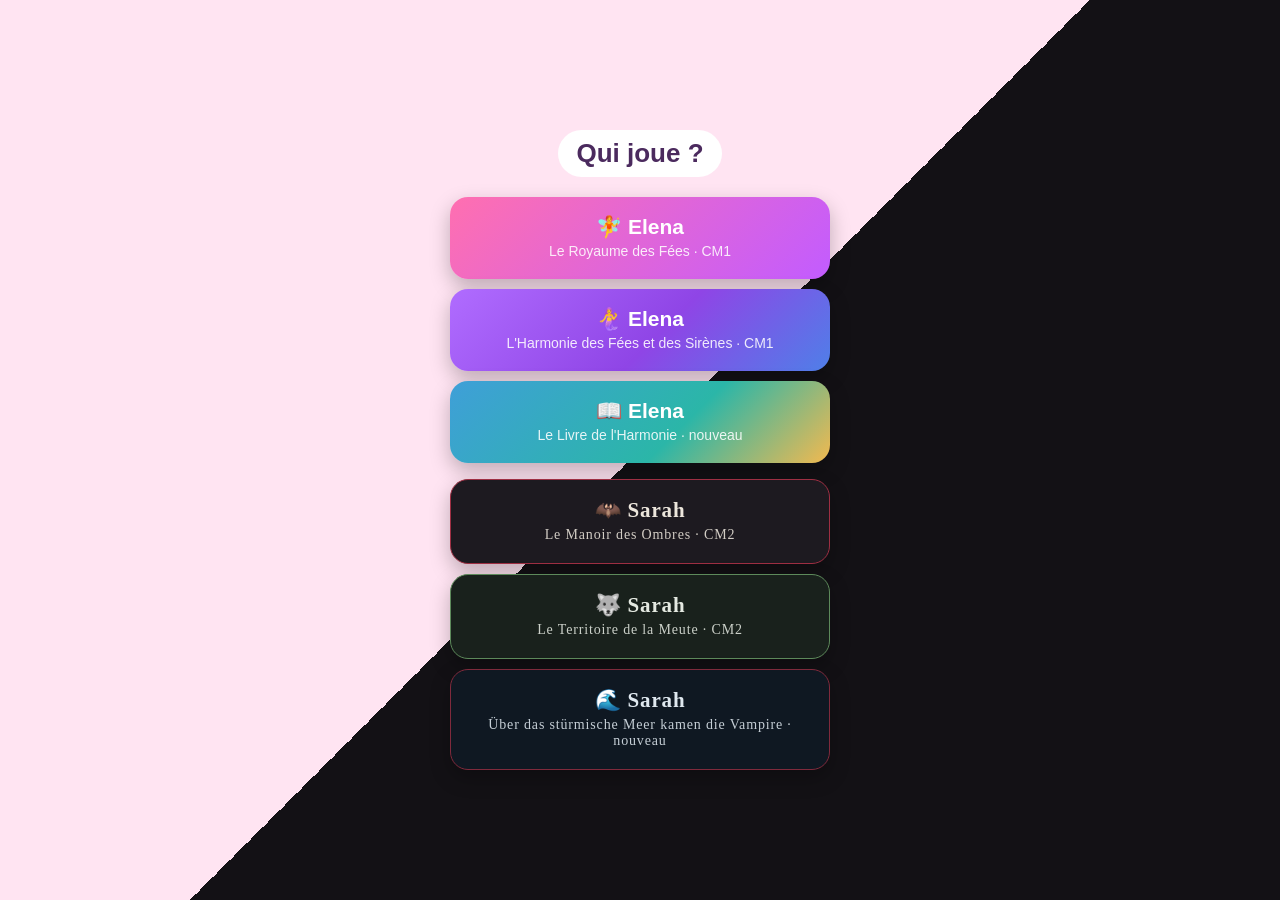
<file: index.html>
<!doctype html>
<html lang="fr"><head><meta charset="utf-8"><meta name="viewport" content="width=device-width, initial-scale=1">
<title>Révisions</title>
<style>
*{box-sizing:border-box}
body{margin:0;min-height:100vh;display:flex;flex-direction:column;align-items:center;justify-content:center;gap:16px;padding:24px 16px;font-family:'Trebuchet MS','Segoe UI',sans-serif;background:linear-gradient(135deg,#ffe4f2 0 50%,#131115 50% 100%)}
h1{margin:0 0 4px;font-size:26px;color:#4b2a5e;background:#fff;padding:8px 18px;border-radius:99px}
.kid{width:100%;max-width:380px;display:flex;flex-direction:column;gap:10px}
a{display:block;text-align:center;text-decoration:none;font-size:21px;font-weight:700;padding:18px;border-radius:18px;box-shadow:0 8px 20px rgba(0,0,0,.25)}
.e1{background:linear-gradient(135deg,#ff6fb0,#c25cff);color:#fff}
.e2{background:linear-gradient(135deg,#b06cff,#8f45e6 55%,#4f7fe8);color:#fff}
.s1{background:#1d1a20;color:#ece6dc;border:1px solid #9e2f43;font-family:Georgia,serif;letter-spacing:.04em}
.s2{background:#19211c;color:#e4e9e1;border:1px solid #5d8a5b;font-family:Georgia,serif;letter-spacing:.04em}
.e3{background:linear-gradient(135deg,#3f9fd8,#2bb6a8 60%,#f2b950);color:#fff}
.s3{background:#0f1822;color:#dfe8ef;border:1px solid #7f2a3c;font-family:Georgia,serif;letter-spacing:.04em}
small{display:block;font-size:14px;font-weight:400;opacity:.88;margin-top:4px}
.p{display:block;font-size:13px;font-weight:400;opacity:.8;margin-top:2px}
</style></head><body>
<h1>Qui joue ?</h1>
<div class="kid">
  <a class="e1" href="elena.html">🧚 Elena<small>Le Royaume des Fées · CM1</small><span class="p" data-key="revision-elena-v1"></span></a>
  <a class="e2" href="elena-harmonie.html">🧜‍♀️ Elena<small>L'Harmonie des Fées et des Sirènes · CM1</small><span class="p" data-key="revision-elena2-v1"></span></a>
  <a class="e3" href="elena-livre.html">📖 Elena<small>Le Livre de l'Harmonie · nouveau</small><span class="p" data-key="revision-elena3-v1"></span></a>
</div>
<div class="kid">
  <a class="s1" href="sarah.html">🦇 Sarah<small>Le Manoir des Ombres · CM2</small><span class="p" data-key="revision-sarah-v1"></span></a>
  <a class="s2" href="sarah-meute.html">🐺 Sarah<small>Le Territoire de la Meute · CM2</small><span class="p" data-key="revision-sarah2-v1"></span></a>
  <a class="s3" href="sarah-vampire.html">🌊 Sarah<small>Über das stürmische Meer kamen die Vampire · nouveau</small><span class="p" data-key="revision-sarah3-v1"></span></a>
</div>
<script>
document.querySelectorAll('.p').forEach(function (el) {
  var st = null;
  try { st = JSON.parse(localStorage.getItem(el.getAttribute('data-key')) || 'null'); } catch (e) {}
  if (!st || !st.days) return;
  var n = 0, stars = 0; for (var k in st.days) { if (st.days[k].done) n++; stars += st.days[k].stars || 0; }
  el.textContent = n + '/10 missions · ★ ' + stars + '/30';
});
</script>
</body></html>
</file>
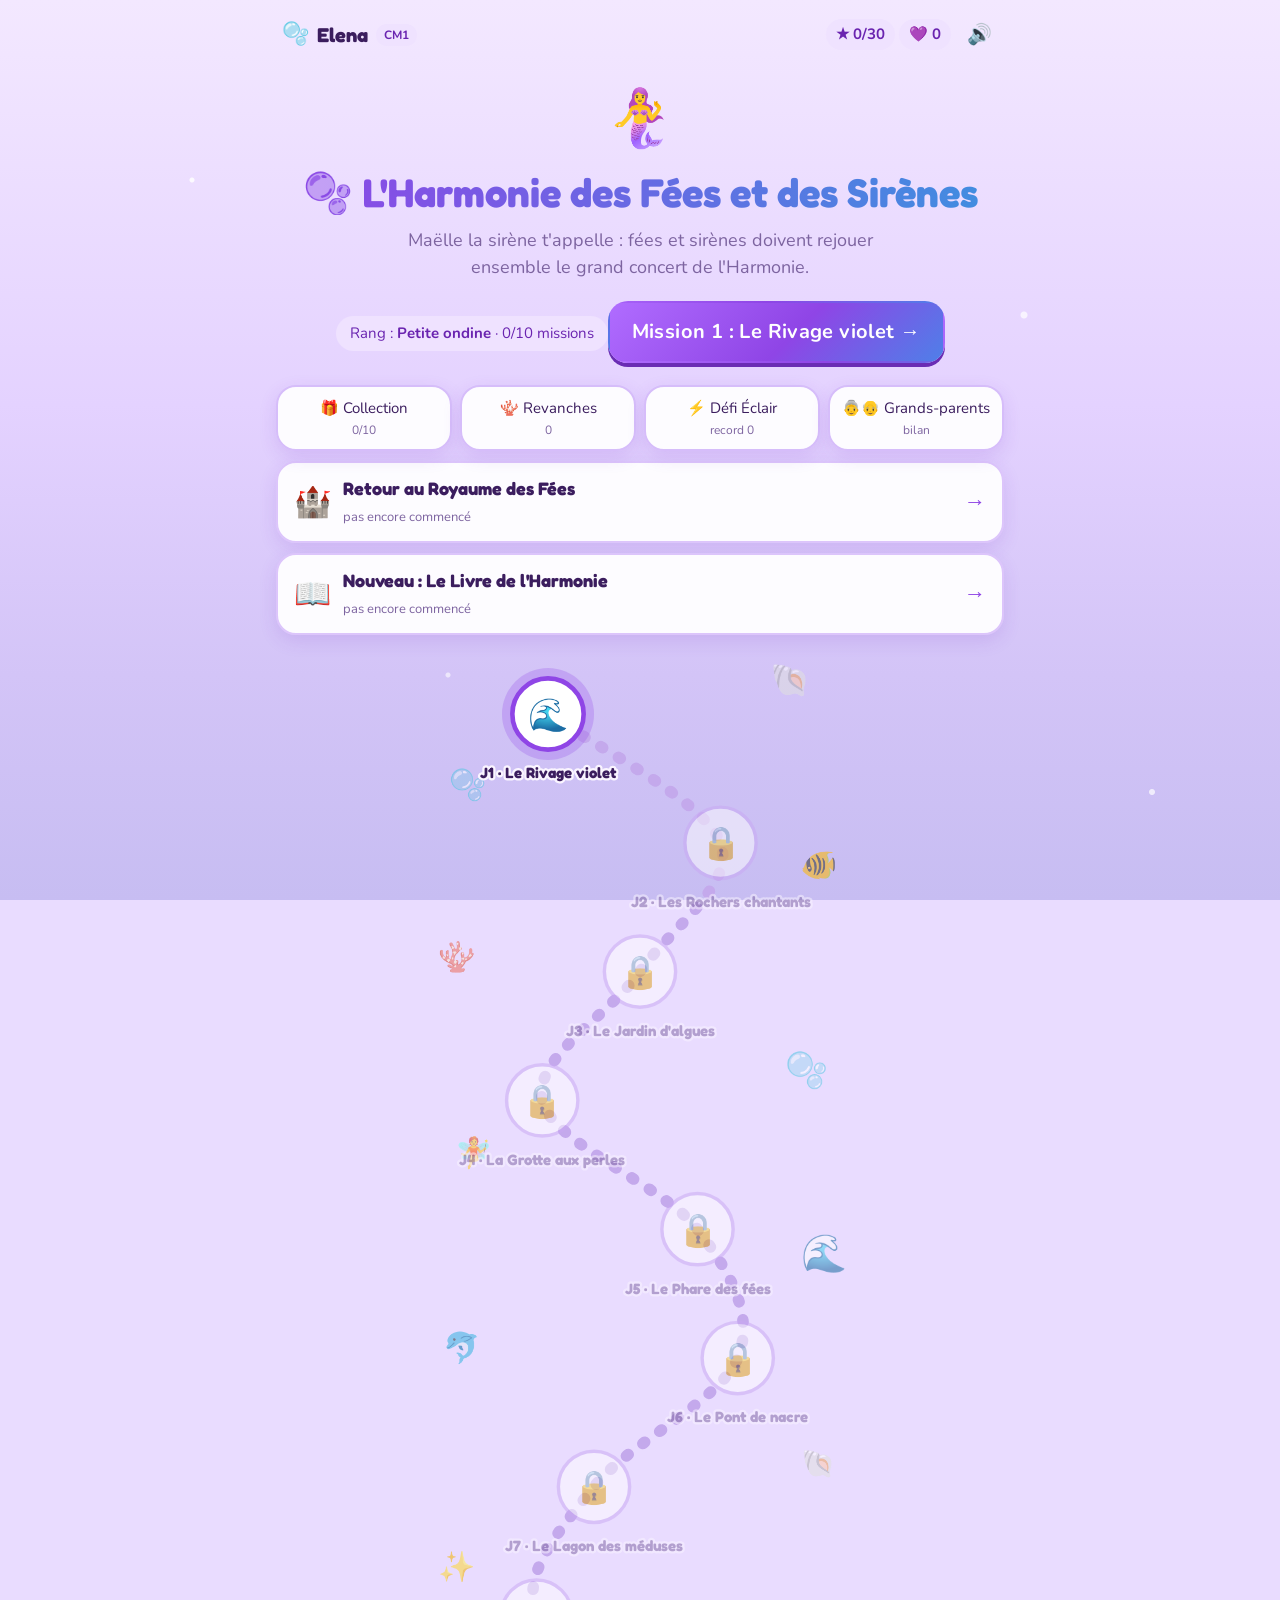
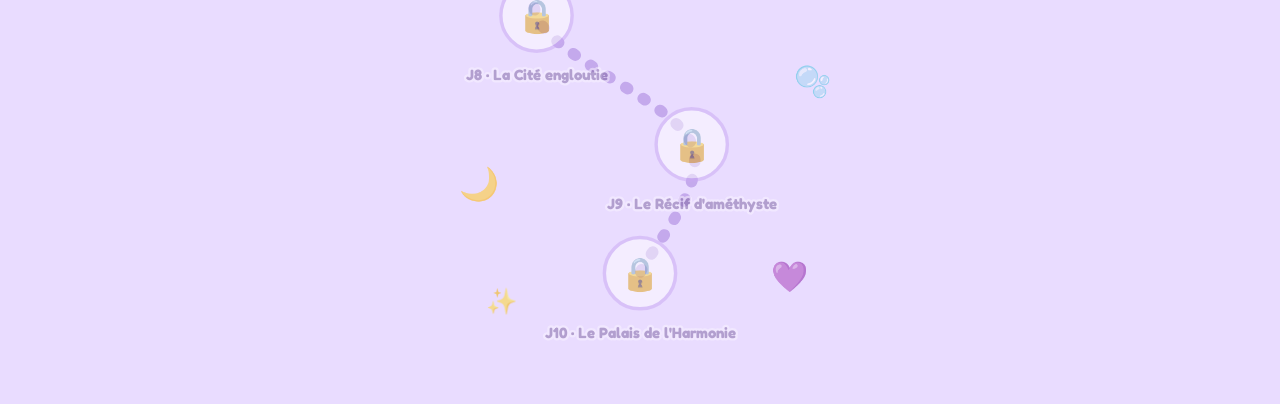
<file: elena-harmonie.html>
<!doctype html>
<html lang="fr">
<head>
<meta charset="utf-8">
<meta name="viewport" content="width=device-width, initial-scale=1, viewport-fit=cover">
<title>Elena · L'Harmonie des Fées et des Sirènes (CM1)</title>
<link rel="preconnect" href="https://fonts.googleapis.com">
<link rel="stylesheet" href="https://fonts.googleapis.com/css2?family=Fredoka:wght@500;600;700&family=Nunito:wght@400;700&display=swap">
<style>
*{box-sizing:border-box}
html,body{margin:0;padding:0}
html{background:var(--bg-solid)}
body{background:var(--bg);background-attachment:fixed;color:var(--ink);font-family:var(--font-body);font-size:18px;line-height:1.5;min-height:100vh;-webkit-text-size-adjust:100%;-webkit-tap-highlight-color:transparent}
#app{max-width:760px;margin:0 auto;padding:10px 16px 48px}
h1,h2,h3{font-family:var(--font-head);margin:.2em 0 .3em;line-height:1.15;color:var(--title)}
h1{font-size:clamp(28px,6vw,40px)}
h2{font-size:clamp(24px,5vw,30px)}
h3{font-size:20px;margin-top:1.4em}
button{font:inherit;cursor:pointer;border:var(--btn-border);border-radius:var(--radius);padding:11px 16px;background:var(--btn);color:var(--ink);transition:transform .08s,background .2s,border-color .2s,opacity .2s;touch-action:manipulation}
button:active{transform:scale(.97)}
button:disabled{cursor:default}
button.primary{background:var(--accent);color:var(--on-accent);border-color:transparent;font-weight:700;box-shadow:var(--btn-shadow)}
button.big{font-size:20px;padding:14px 22px}
button.ghost{background:transparent;border-color:transparent;color:var(--muted)}
button.icon{padding:6px 10px;font-size:20px}
.muted{color:var(--muted)}.small{font-size:15px}.center{text-align:center}
.card{background:var(--card);border:var(--card-border);border-radius:var(--radius);box-shadow:var(--shadow);padding:20px}
.screen{animation:fadein .35s ease}
@keyframes fadein{from{opacity:0;transform:translateY(8px)}to{opacity:1;transform:none}}

/* barre du haut */
.topbar{display:flex;align-items:center;justify-content:space-between;gap:8px;margin-bottom:10px}
.brand{display:flex;align-items:center;gap:8px;color:var(--ink)!important;padding:6px 4px}
.brand b{font-family:var(--font-head);font-size:20px}
.bicon{font-size:22px}
.lvl{font-size:12px;padding:2px 8px;border-radius:99px;background:var(--chip);color:var(--chip-ink);font-weight:700}
.stats{display:flex;align-items:center;gap:4px;flex-wrap:nowrap;justify-content:flex-end}
@media (max-width:420px){.stat{font-size:13px;padding:3px 8px}.brand b{font-size:18px}.lvl{display:none}}
.stat{font-size:15px;padding:4px 10px;border-radius:99px;background:var(--chip);color:var(--chip-ink);font-weight:700;white-space:nowrap}

/* carte */
.hero{text-align:center;padding:8px 0 14px}
.hicon{font-size:56px;animation:float 3s ease-in-out infinite}
@keyframes float{50%{transform:translateY(-8px)}}
.tag{color:var(--muted);margin:.2em auto .8em;max-width:520px}
.rank{display:inline-block;margin-bottom:14px;padding:6px 14px;border-radius:99px;background:var(--chip);color:var(--chip-ink);font-size:15px}
.allDone{padding:12px;border-radius:var(--radius);background:var(--chip);color:var(--chip-ink)}
.menu{display:grid;grid-template-columns:repeat(4,1fr);gap:8px;margin:6px 0 10px}
.menu button{display:flex;flex-direction:column;align-items:center;gap:2px;font-size:15px;padding:10px 6px;background:var(--card);box-shadow:var(--shadow)}
.menu button span{font-size:12px;color:var(--muted)}
.menu button.has span{color:var(--bad);font-weight:700}
@media (max-width:560px){.menu{grid-template-columns:repeat(2,1fr)}}
.mapwrap{display:flex;justify-content:center}
svg.map{width:100%;max-width:460px;height:auto;overflow:visible}
.trail{fill:none;stroke:var(--trail);stroke-width:10;stroke-linecap:round;stroke-dasharray:2 16}
.trail.done{stroke:var(--accent);stroke-dasharray:none;stroke-width:6;opacity:.8}
.node .disc{fill:var(--node);stroke:var(--node-stroke);stroke-width:3}
.node .halo{fill:transparent}
.node .nicon{font-size:28px}
.node .nlabel{font-size:13px;fill:var(--ink);font-family:var(--font-head);font-weight:700;paint-order:stroke;stroke:var(--label-halo);stroke-width:4px;stroke-linejoin:round}
.node .nstars{font-size:16px;fill:var(--star);letter-spacing:2px;paint-order:stroke;stroke:var(--label-halo);stroke-width:3px}
.node[data-act]{cursor:pointer}
.node.done .disc{fill:var(--node-done);stroke:var(--accent)}
.node.locked{opacity:.5}
.node.locked .nlabel{fill:var(--muted)}
.node.next .halo{fill:var(--accent);opacity:.25;animation:pulse 1.6s ease-in-out infinite;transform-box:fill-box;transform-origin:center}
.node.next .disc{stroke:var(--accent);stroke-width:4}
@keyframes pulse{50%{transform:scale(1.25);opacity:.05}}
.deco{opacity:.55;pointer-events:none}

/* intro / fin */
.intro,.endcard{text-align:left}
.introicon{font-size:60px;text-align:center;line-height:1.1}
.kicker{text-align:center;text-transform:uppercase;letter-spacing:.12em;font-size:13px;color:var(--muted)}
.intro h2,.endcard h2{text-align:center}
.lead{font-size:19px}
.plan{list-style:none;padding:0;margin:14px 0}
.plan li{display:flex;justify-content:space-between;gap:10px;padding:10px 12px;border-bottom:1px solid var(--line)}
.plan li b{font-weight:400;color:var(--muted);font-size:15px;white-space:nowrap}
.reward{display:flex;align-items:center;gap:14px;margin:14px 0;padding:12px 16px;border-radius:var(--radius);background:var(--reward-bg);border:1px dashed var(--accent)}
.reward .ricon{font-size:40px}
.reward small{color:var(--muted)}
.reward.win{animation:pop .6s ease .9s both}
.rules{font-size:15px;padding:10px 14px;border-radius:var(--radius);background:var(--soft);margin:12px 0;color:var(--ink)}
.btns{display:flex;flex-wrap:wrap;gap:10px;justify-content:center;margin-top:16px}
.bigstars{text-align:center;font-size:64px;letter-spacing:8px;margin:6px 0}
.bigstars .st{color:var(--star-off);display:inline-block}
.bigstars .st.on{color:var(--star);animation:starin .5s cubic-bezier(.3,1.6,.5,1) both}
@keyframes starin{from{transform:scale(0) rotate(-90deg)}to{transform:none}}
@keyframes pop{0%{transform:scale(.6);opacity:0}70%{transform:scale(1.05)}100%{transform:none;opacity:1}}
table.mini{width:100%;border-collapse:collapse;margin-top:8px}
table.mini td{padding:7px 4px;border-bottom:1px solid var(--line)}
table.mini td:last-child{text-align:right;font-weight:700}
.final{margin:14px 0;padding:14px;border-radius:var(--radius);background:var(--accent);color:var(--on-accent);text-align:center;font-weight:700;animation:pop .6s ease both}

/* question */
.qtop{display:flex;align-items:center;gap:10px}
.prog{flex:1;height:12px;background:var(--track);border-radius:99px;overflow:hidden}
.bar{height:100%;background:var(--accent);border-radius:99px;transition:width .4s}
.qcount{font-size:15px;color:var(--muted);min-width:44px;text-align:right}
.hud{display:flex;align-items:center;justify-content:space-between;gap:8px;margin:10px 0}
.chip{padding:5px 12px;border-radius:99px;background:var(--chip);color:var(--chip-ink);font-size:15px;font-weight:700}
.combo{font-weight:700;color:var(--muted);font-size:15px}
.combo.hot{color:var(--hot);animation:pop .4s ease}
.pts{font-weight:700}
.secbanner{text-align:center;font-family:var(--font-head);font-size:20px;color:var(--title);margin:4px 0 12px;animation:pop .5s ease both}
.textcard{margin-bottom:12px;font-size:var(--text-size);line-height:1.65}
.textcard p{margin:6px 0 0}
.ttitle{font-family:var(--font-head);font-size:18px;color:var(--title)}
.sent{border-radius:4px;transition:background .3s,box-shadow .3s}
.sent.zone{background:var(--zone-bg);box-shadow:0 0 0 3px var(--zone-bg)}
.sent.okref{background:var(--good-bg);box-shadow:0 0 0 3px var(--good-bg)}
.qtext{font-size:20px;margin-bottom:14px}
.qtext.small{font-size:16px;color:var(--muted);margin-bottom:6px}
.big{display:inline-block;font-size:30px;font-weight:700;margin-top:6px;font-variant-numeric:tabular-nums;letter-spacing:.02em}
.sentence{font-size:23px;line-height:1.7;margin:6px 0 16px}
.blank{display:inline-block;min-width:74px;margin:0 6px;padding:0 6px;text-align:center;border-bottom:3px dashed var(--accent);color:var(--accent);font-weight:700}
.blank.zone{background:var(--zone-bg);border-bottom-style:solid;border-color:var(--zone);animation:glow 1.2s ease-in-out 3}
.blank.ok{color:var(--good);border-bottom:3px solid var(--good)}
.blank.reveal{color:var(--good);border-bottom:3px solid var(--good);background:var(--good-bg)}
@keyframes glow{50%{box-shadow:0 0 0 6px var(--zone-bg)}}
.choices{display:grid;grid-template-columns:1fr 1fr;gap:10px}
.choices.long{grid-template-columns:1fr}
.choices.row{display:flex;flex-wrap:wrap;justify-content:center}
.choices.row .choice{min-width:110px}
.choice{background:var(--choice);border:2px solid var(--choice-border);min-height:58px;font-size:19px;color:var(--ink);text-align:center;line-height:1.3}
.choice:hover:not(:disabled){border-color:var(--accent)}
.choice.wrong{border-color:var(--bad);background:var(--bad-bg);opacity:.6;text-decoration:line-through}
.choice.right,.choice.reveal{border-color:var(--good);background:var(--good-bg);opacity:1;text-decoration:none;font-weight:700}
.choice:disabled:not(.wrong):not(.right):not(.reveal){opacity:.55}
.frac{display:inline-flex;flex-direction:column;align-items:center;vertical-align:middle;line-height:1;font-weight:700;margin:0 2px}
.frac sup,.frac sub{font-size:.95em;vertical-align:baseline;position:static}
.frac span{display:block;width:100%;height:2px;background:currentColor;font-size:0;margin:2px 0}
.typeline{display:flex;align-items:center;gap:10px;flex-wrap:wrap;font-size:22px;margin:10px 0}
.pre,.post{font-size:21px}
input.ans{font:inherit;font-size:24px;padding:10px 14px;border-radius:var(--radius);border:2px solid var(--choice-border);background:var(--input);color:var(--ink);width:100%;max-width:300px;outline:none}
input.ans.num{max-width:220px;font-variant-numeric:tabular-nums;letter-spacing:.04em}
input.ans:focus{border-color:var(--accent)}
input.ans.ok{border-color:var(--good);background:var(--good-bg)}
input.ans::selection{background:var(--zone);color:#000}
.accents{display:flex;flex-wrap:wrap;gap:6px;margin:4px 0 6px}
.accents button{padding:6px 0;width:42px;font-size:19px;background:var(--choice);border:1px solid var(--choice-border)}
.sayrow{display:flex;flex-wrap:wrap;gap:8px;align-items:center;margin-bottom:6px}
.secret{display:none;font-weight:700;padding:4px 10px;border-radius:var(--radius);background:var(--soft)}
.secret.show{display:inline-block}
.dchoix .choice{text-align:left;padding-left:16px}
.choice mark{border-radius:4px;padding:0 3px;text-decoration:none}
.choice mark.err{background:var(--zone-bg);color:var(--bad);font-weight:700}
.choice mark.good{background:var(--good-bg);color:var(--good)}
.menu:has(button:nth-child(3):last-child){grid-template-columns:repeat(3,1fr)}
.frrow{display:flex;justify-content:flex-end;margin:0 0 8px}
.frbtn{font-size:15px;min-height:40px;padding:6px 12px}
.frt{display:none;color:var(--muted);font-size:.86em;font-style:italic;font-weight:400;margin-top:3px}
.fron .frt{display:block}
.fron .sent.bil{display:block;margin-bottom:10px}
@media(min-width:700px){.fron .sent.bil{display:grid;grid-template-columns:1fr 1fr;gap:16px}.fron .sent.bil .frt{margin-top:0}}
.actions{display:flex;justify-content:center;margin-top:14px}
.actions:empty{display:none}
.fb .msg{margin-top:14px;padding:12px 14px;border-radius:var(--radius);animation:pop .35s ease both;font-size:18px}
.fb .good{background:var(--good-bg);border-left:5px solid var(--good)}
.fb .zonemsg{background:var(--zone-bg);border-left:5px solid var(--zone)}
.fb .answer{background:var(--bad-bg);border-left:5px solid var(--bad)}
.fb .info{background:var(--soft)}
.exp{margin-top:6px;font-size:16px;color:var(--ink);opacity:.9}
.hint{margin-top:6px;font-size:16px;font-style:italic}
.yours{margin:6px 0;font-size:20px}
.word{font-size:22px;font-weight:700;letter-spacing:.03em}
.numshow{font-size:24px;font-weight:700;font-variant-numeric:tabular-nums;letter-spacing:.05em}
mark.err{background:var(--bad);color:#fff;padding:0 3px;border-radius:4px}
mark.miss{background:var(--bad);color:#fff;padding:0 2px;border-radius:4px;font-size:.7em;vertical-align:super}
mark.good{background:var(--good);color:#fff;padding:0 3px;border-radius:4px}
.zonetag{background:var(--zone);color:#1a1a1a;padding:0 5px;border-radius:4px;font-weight:700}
.bigans{font-size:24px}
.shake{animation:shake .4s ease}
@keyframes shake{20%,60%{transform:translateX(-6px)}40%,80%{transform:translateX(6px)}}
.comp{display:flex;align-items:flex-end;gap:10px;margin-top:16px}
.avatar{font-size:46px;line-height:1;animation:float 3.5s ease-in-out infinite}
.bubble{flex:1;background:var(--card);border:var(--card-border);border-radius:16px 16px 16px 4px;padding:10px 14px;font-size:16px;box-shadow:var(--shadow)}
.bubble.pop{animation:pop .35s ease}
.particle{position:fixed;z-index:60;pointer-events:none;font-size:26px;animation:fly 1.5s cubic-bezier(.2,.7,.4,1) forwards}
@keyframes fly{0%{transform:translate(-50%,-50%) scale(.4);opacity:1}100%{transform:translate(calc(var(--dx) - 50%),calc(var(--dy) - 50%)) scale(1.15) rotate(var(--rot));opacity:0}}

/* collection */
.coll{display:grid;grid-template-columns:repeat(5,1fr);gap:10px;margin:16px 0}
@media (max-width:560px){.coll{grid-template-columns:repeat(2,1fr)}}
.item{text-align:center;padding:12px 6px;border-radius:var(--radius);background:var(--soft);border:2px dashed var(--line);opacity:.6}
.item.got{opacity:1;border:2px solid var(--accent);background:var(--reward-bg)}
.iicon{font-size:40px}
.iname{font-size:14px;font-weight:700}
.istars{color:var(--star);font-size:14px}
.ranks{display:flex;flex-wrap:wrap;gap:8px;justify-content:center;margin:8px 0}
.ranks span{padding:6px 12px;border-radius:99px;background:var(--soft);color:var(--muted);font-size:14px;display:flex;flex-direction:column;align-items:center}
.ranks span.on{background:var(--accent);color:var(--on-accent)}
.ranks small{font-size:11px;opacity:.8}

/* éclair */
.eclair{max-width:420px;margin:0 auto}
.ectop{display:flex;justify-content:space-between;font-size:20px}
.ectime{height:10px;border-radius:99px;background:var(--track);overflow:hidden;margin:8px 0 14px}
.ectime div{height:100%;width:100%;background:var(--accent);transition:width 1s linear}
.ecq{font-size:44px;font-weight:700;font-variant-numeric:tabular-nums}
.ecin{font-size:40px;min-height:60px;margin:6px auto 12px;padding:4px;border-bottom:3px solid var(--accent);width:160px;font-variant-numeric:tabular-nums}
.ecin.good{color:var(--good);border-color:var(--good)}
.ecin.bad{color:var(--bad);border-color:var(--bad)}
.keypad{display:grid;grid-template-columns:repeat(3,1fr);gap:8px}
.keypad button{font-size:26px;padding:14px 0;background:var(--choice);border:1px solid var(--choice-border)}
.keypad button.primary{background:var(--accent)}

/* chrono des tables, pavé numérique, lien vers l'autre jeu */
.qtimer{position:relative;height:30px;border-radius:99px;background:var(--track);overflow:hidden;margin-bottom:14px}
.qtbar{position:absolute;inset:0 auto 0 0;width:100%;background:var(--accent);transition:width .1s linear}
.qtimer.low .qtbar{background:var(--bad)}
.qtimer span{position:relative;display:block;text-align:center;line-height:30px;font-weight:700;color:var(--ink);font-variant-numeric:tabular-nums}
.qtimer.low span{animation:pop .4s ease infinite alternate}
.padin{font-size:40px;min-height:60px;margin:0 auto 12px;padding:4px;border-bottom:3px solid var(--accent);width:160px;text-align:center;font-variant-numeric:tabular-nums}
.padin.good{color:var(--good);border-color:var(--good)}
.padin.bad{color:var(--bad);border-color:var(--bad)}
.padin.reveal{color:var(--good);border-color:var(--good);background:var(--good-bg)}
.qpad{max-width:360px;margin:0 auto}
.timerinfo{text-align:center;font-size:16px;padding:8px 12px;border-radius:var(--radius);background:var(--soft)}
a.sibling{display:flex;align-items:center;gap:12px;margin:0 0 10px;padding:12px 16px;border-radius:var(--radius);background:var(--card);border:var(--card-border);box-shadow:var(--shadow);color:var(--ink);text-decoration:none}
a.sibling b{display:block;font-family:var(--font-head)}
a.sibling small{color:var(--muted);font-size:13px}
a.sibling .sicon{font-size:30px}
a.sibling .sgo{margin-left:auto;font-size:22px;color:var(--accent)}
/* grands-parents */
.parents p{font-size:16px}
.tip{padding:10px 14px;border-radius:var(--radius);background:var(--soft)}
.tblwrap{overflow-x:auto}
table.res{width:100%;border-collapse:collapse;font-size:15px}
table.res th,table.res td{padding:7px 6px;border-bottom:1px solid var(--line);text-align:center;vertical-align:top}
table.res td:nth-child(2){text-align:left}
table.res tr.off td{color:var(--muted)}
table.res .stars{color:var(--star);white-space:nowrap}
.aggs{display:flex;flex-wrap:wrap;gap:8px;margin-top:10px}
.aggs span{padding:6px 12px;border-radius:99px;background:var(--soft);font-size:15px}
.misslist,.planlist{padding-left:18px;font-size:15px}
.misslist li,.planlist li{margin:6px 0}
.tagd{display:inline-block;font-size:12px;padding:1px 8px;border-radius:99px;background:var(--chip);color:var(--chip-ink);font-weight:700}
.danger{margin-top:18px;font-size:15px}
.danger summary{cursor:pointer;color:var(--muted)}
.danger button{background:var(--bad);color:#fff;border-color:transparent}
:root{
--bg-solid:#e9dcff;
--bg:radial-gradient(circle at 15% 20%,rgba(255,255,255,.85) 0 2px,transparent 3px),radial-gradient(circle at 80% 35%,rgba(255,255,255,.7) 0 3px,transparent 4px),radial-gradient(circle at 35% 75%,rgba(255,255,255,.6) 0 2px,transparent 3px),radial-gradient(circle at 90% 88%,rgba(255,255,255,.7) 0 2.5px,transparent 3.5px),linear-gradient(180deg,#f3e8ff 0%,#e4d2ff 45%,#d3c4f7 75%,#c7bdf2 100%);
--ink:#3b1d5e;--title:#7a2fc4;--muted:#7d64a0;
--card:rgba(255,255,255,.94);--card-border:2px solid #dcc5fb;--radius:20px;--shadow:0 6px 18px rgba(122,47,196,.14);
--accent:#8f45e6;--on-accent:#fff;--btn:#fff;--btn-border:2px solid #d6bdfa;--btn-shadow:0 4px 0 #6a2cb4;
--chip:#efe2ff;--chip-ink:#6a24b0;
--good:#1f9a72;--good-bg:#d9f6ea;--bad:#d9366d;--bad-bg:#ffe1ec;--zone:#ffc23d;--zone-bg:#fff0c2;
--choice:#fff;--choice-border:#dcc5f5;--input:#fff;--track:#e6d6fb;--trail:#c4a9ec;--node:#fff;--node-stroke:#c9a8f3;--node-done:#f1e6ff;
--star:#f5a800;--star-off:#e2d4f2;--label-halo:#faf5ff;--reward-bg:#f8f0ff;--soft:#f3eafe;--line:#e6d9f5;--hot:#ff5f1f;--text-size:20px;
--font-head:'Fredoka','Baloo 2','Trebuchet MS',sans-serif;--font-body:'Nunito','Trebuchet MS','Segoe UI',sans-serif;
}
h1{background:linear-gradient(90deg,#8f45e6,#3f8fe0);-webkit-background-clip:text;background-clip:text;color:transparent}
.hero h1::before{content:' 🫧 ';-webkit-text-fill-color:initial}
button.primary{background:linear-gradient(135deg,#b06cff,#8f45e6 55%,#4f7fe8)}
.node.done .disc{stroke-width:4}
.choice{border-radius:16px}
.bubble{border-radius:20px 20px 20px 4px}
.intro h2::after,.endcard h2::after{content:'🫧 ✦ 🐚';display:block;font-size:14px;margin-top:4px;letter-spacing:4px}

</style>
</head>
<body>
<div id="app"></div>
<noscript>Ce jeu a besoin de JavaScript pour fonctionner.</noscript>
<script>
var TAB10 = [['tabT'], ['tabT'], ['tabT'], ['tabT'], ['tabT'], ['tabT'], ['tabT'], ['tabT'], ['tabT'], ['tabT']];
var CFG = {
  id: 'elena2', name: 'Elena', level: 'CM1',
  title: "L'Harmonie des Fées et des Sirènes",
  tagline: "Maëlle la sirène t'appelle : fées et sirènes doivent rejouer ensemble le grand concert de l'Harmonie.",
  homeIcon: '🫧', revIcon: '🪸', collTitle: 'Le coffre de nacre',
  comp: { name: 'Maëlle', icon: '🧜‍♀️' },
  sections: ['hist', 'geo', 'deu', 'erd', 'tab'],
  icons: { hist: '📜', geo: '🗺️', deu: '📘', erd: '🧭', tab: '⏱️', points: '💜' },
  sec: { hist: 'Histoire', geo: 'Géographie', deu: 'Deutsch', erd: 'Erdkunde', tab: 'Tables chrono' },
  showExp: ['hist', 'geo', 'deu', 'erd'],
  timer: { start: 15, step: 1, min: 6 },
  siblings: [{ href: 'elena.html', key: 'revision-elena-v1', icon: '🏰', label: 'Retour au Royaume des Fées' }, { href: 'elena-livre.html', key: 'revision-elena3-v1', icon: '📖', label: "Nouveau : Le Livre de l'Harmonie" }],
  parentsText: "Une mission par jour, 20 minutes environ : un texte d'histoire avec ses questions (Moyen Âge puis Révolution française), de la géographie de la France, un texte en allemand avec un petit exercice d'écriture (niveau Klasse 2, soit deux classes en dessous de son niveau français), de la géographie de l'Allemagne en allemand, puis 10 multiplications chronométrées. Le chrono commence à 15 secondes par calcul le jour 1 et perd une seconde chaque jour, jusqu'à 6 secondes le jour 10. Ce jeu est indépendant du Royaume des Fées : sa progression est enregistrée à part.",
  ranks: [{ min: 0, name: 'Petite ondine' }, { min: 3, name: 'Fée des vagues' }, { min: 6, name: "Sirène d'améthyste" }, { min: 10, name: "Reine de l'Harmonie" }],
  mapX: [120, 270, 200, 115, 250, 285, 160, 110, 245, 200],
  deco: [[330, 1100, '🐚', 28], [50, 1010, '🫧', 26], [355, 940, '🐠', 26], [40, 860, '🪸', 26], [345, 760, '🫧', 30], [55, 690, '🧚', 26], [360, 600, '🌊', 32], [45, 520, '🐬', 26], [355, 420, '🐚', 24], [40, 330, '✨', 26], [350, 230, '🫧', 26], [60, 140, '🌙', 28], [330, 60, '💜', 26], [80, 40, '✨', 22]],
  particles: ['🫧', '💜', '✨', '🐚', '🦋', '⭐'],
  sounds: { type: 'sine', ok: [698, 880, 1175], ok2: [587, 698], wrong: [311, 247], win: [466, 587, 698, 932, 1175] },
  lines: {
    hello: ["Coucou Elena ! Pétale m'a dit que tu étais la Gardienne du royaume. Bienvenue dans l'océan ! 🫧", "Bonjour ! Le Miroir des Marées s'est rallumé, viens voir ce qu'il nous montre aujourd'hui.", "Te revoilà ! Le crabe Pinçou t'a gardé une place au premier rang."],
    idle: ['Prends ton temps, comme une vague qui revient doucement 🌊', 'Tu peux y arriver !', 'Lis bien la question jusqu\'au bout.', 'Pétale te fait coucou depuis la plage ✨', 'Respire, comme avant un plongeon.'],
    sec: { geo: 'Les sirènes connaissent toutes les côtes de France. À ton tour de les découvrir !', deu: 'Jetzt auf Deutsch! Die Fische im Meer sprechen nämlich Deutsch. 🐠', erd: 'Erdkunde! Wo liegen die Meere und Berge in Deutschland?', tab: 'Les tables chrono ! Réponds vite, avant que la bulle n\'éclate 🫧' },
    ok: ['Bravo ! 💜', 'Magique !', 'Les sirènes chantent pour toi !', 'Parfait, comme une perle !', 'Oui ! Pétale applaudit sur la plage !', 'Exactement ! ✨', 'Quelle championne !'],
    ok2: ['Bien rattrapé ! 🫧', 'Tu as trouvé ! Bravo de ne pas avoir abandonné.', 'Voilà ! Deuxième essai réussi.'],
    wrong1: ['Presque ! Regarde bien la zone qui brille.', 'Oups, petite erreur. Je t\'ai montré où chercher.', 'Essaie encore : la réponse est toute proche.'],
    wrong2: ['Pas grave ! Voici la réponse, retiens-la bien.', 'On apprend en se trompant. Regarde la bonne réponse 💜', 'Cette question ira dans tes revanches de corail.'],
    combo: ['Série magique de 5 ! 🔥', 'Tu fais des vagues, princesse !', 'Incroyable série ! Fées et sirènes applaudissent !'],
    end3: ['Trois étoiles ! L\'océan entier brille pour toi ! 👑', 'Trois étoiles ! Pétale et moi, on danse de joie !'],
    end2: ['Deux étoiles, très beau travail ! 💜', 'Deux belles étoiles ! Encore un petit effort et c\'est la troisième.'],
    end1: ['Mission réussie ! La prochaine fois, vise plus d\'étoiles ✨', 'Bravo d\'être allée jusqu\'au bout ! Les revanches t\'aideront.'],
    final: "💠 Le grand concert de l'Harmonie a eu lieu ! Ton violon, les ailes des fées et le chant des sirènes ont joué ensemble. Elena devient Reine de l'Harmonie, avec la Couronne des Étoiles et le Diadème de l'Harmonie.",
    allDone: "💠 Les dix lieux de l'océan sont explorés ! Rejoue pour décrocher toutes les étoiles, ou prends tes revanches.",
    revIntro: 'Les questions ratées sont cachées dans le corail. Réussis-les du premier coup pour les libérer !',
    revEmpty: 'Le corail est vide : tout est réussi ! ✨',
    record: '🏆 Nouveau record ! Plus rapide qu\'un dauphin.'
  }
};

var DATA = { days: [
/* ---------------- JOUR 1 ---------------- */
{
  place: 'Le Rivage violet', icon: '🌊', reward: { icon: '💜', name: 'La Perle violette' },
  focus: "Le Moyen Âge, repères · la France et ses mers · Deutsch: Maëlle · Berlin, die Flagge",
  intro: "Une bouteille est arrivée au Royaume des Fées. Dedans, un message de Maëlle, la sirène du lagon : « Viens vite sur le Rivage violet, le Miroir des Marées s'est rallumé ! »",
  parts: [
    { dom: 'hist',
      lect: { title: 'Le Miroir des Marées',
        s: ["Le Miroir des Marées est un grand coquillage magique : quand on regarde dedans, on voit le passé.", "Aujourd'hui, il montre un rocher entouré par la mer : le Mont-Saint-Michel, en Normandie.", "Au Moyen Âge, des moines ont construit une abbaye tout en haut de ce rocher.", "À marée haute, la mer entourait le rocher et on ne pouvait plus y aller à pied.", "Les pèlerins devaient donc bien regarder l'heure des marées avant de traverser la baie.", "Maëlle connaît par cœur les marées : elle sait toujours quand la mer monte."],
        qs: [
          { q: 'Qui a construit l\'abbaye en haut du Mont-Saint-Michel ?', c: ['Des moines', 'Des sirènes', 'Des chevaliers', 'Des lutins'], a: 0, r: [2], e: "Au Moyen Âge, ce sont des moines qui ont construit l'abbaye." },
          { q: 'Que se passe-t-il à marée haute ?', c: ['La mer entoure le rocher', 'Le rocher disparaît sous l\'eau', 'Les moines partent en bateau', 'La plage devient très grande'], a: 0, r: [3], e: "À marée haute, la mer entoure le rocher, qui devient une île." }
        ] },
      qs: [
        { t: 'qcm', q: 'Le Moyen Âge a duré environ...', c: ['mille ans', 'dix ans', 'cent ans', 'un million d\'années'], a: 0, z: 'Il commence vers 476 et finit en 1492.', e: "De 476 à 1492, cela fait environ mille ans." },
        { t: 'qcm', q: 'Quelle période vient juste <b>après</b> le Moyen Âge ?', c: ['Les Temps modernes', 'L\'Antiquité', 'La Préhistoire', 'Le temps des dinosaures'], a: 0, z: 'L\'Antiquité est avant le Moyen Âge.', e: "Préhistoire, Antiquité, Moyen Âge, puis Temps modernes." }
      ] },
    { dom: 'geo', qs: [
      { t: 'qcm', q: 'Quelle est la capitale de la France ?', c: ['Paris', 'Lyon', 'Marseille', 'Bordeaux'], a: 0, z: 'La tour Eiffel s\'y trouve.', e: "Paris est la capitale de la France." },
      { t: 'qcm', q: 'Quelle mer borde le <b>sud</b> de la France ?', c: ['La mer Méditerranée', 'La Manche', 'La mer du Nord', 'La mer Noire'], a: 0, z: 'Marseille et Nice sont au bord de cette mer.', e: "La Méditerranée borde le sud de la France." },
      { t: 'qcm', q: 'Dans quelle région se trouve le Mont-Saint-Michel ?', c: ['En Normandie', 'En Corse', 'En Alsace', 'En Provence'], a: 0, z: 'Relis le texte du Miroir des Marées.', e: "Le Mont-Saint-Michel se trouve en Normandie, tout près de la Bretagne." }
    ] },
    { dom: 'deu', lang: 'de',
      lect: { title: 'Maëlle',
        s: ['Maëlle ist eine Meerjungfrau.', 'Sie wohnt im Meer.', 'Ihr Schwanz ist lila und glitzert.', 'Maëlle singt sehr schön.', 'Ihr Freund ist ein kleiner Krebs.'],
        qs: [
          { q: 'Welche Farbe hat Maëlles Schwanz?', c: ['Lila', 'Grün', 'Blau', 'Rot'], a: 0, r: [2], e: 'Ihr Schwanz ist lila und glitzert.' },
          { q: 'Wer ist Maëlles Freund?', c: ['Ein kleiner Krebs', 'Ein großer Fisch', 'Eine Fee', 'Ein Delfin'], a: 0, r: [4], e: 'Ihr Freund ist ein kleiner Krebs.' }
        ] },
      qs: [
        { t: 'fill', q: 'Welcher Artikel passt?', s: '___ Meer ist blau.', c: ['Das', 'Der', 'Die'], a: 0, z: 'Man sagt: ein Meer.', e: 'das Meer.' },
        { t: 'dictee', cs: true, say: 'das Meer', a: ['das Meer'], z: 'Meer schreibt man mit zwei e.', e: '„Meer“ hat zwei e. Es ist ein Nomen, also groß.' }
      ] },
    { dom: 'erd', lang: 'de', qs: [
      { t: 'qcm', q: 'Wie heißt die Hauptstadt von Deutschland?', c: ['Berlin', 'Paris', 'Wien', 'München'], a: 0, z: 'Paris ist die Hauptstadt von Frankreich.', e: 'Berlin ist die Hauptstadt von Deutschland.' },
      { t: 'qcm', q: 'Welche Farben hat die deutsche Flagge?', c: ['Schwarz, Rot, Gold', 'Blau, Weiß, Rot', 'Grün, Weiß, Rot', 'Lila, Rosa, Weiß'], a: 0, z: 'Blau, Weiß, Rot ist die französische Flagge.', e: 'Die deutsche Flagge ist schwarz, rot und gold.' }
    ] },
    { dom: 'tab', timed: true, gen: TAB10 }
  ]
},
/* ---------------- JOUR 2 ---------------- */
{
  place: 'Les Rochers chantants', icon: '🎶', reward: { icon: '🐚', name: 'Le Coquillage chantant' },
  focus: "Seigneurs et paysans · la Seine, la Manche, l'Atlantique · Deutsch: im Schwimmbad · Nordsee, Ostsee",
  intro: "Quand les vagues frappent les Rochers chantants, on entend une mélodie. Mais aujourd'hui, un rocher chante faux. Le Miroir des Marées montre un village du Moyen Âge.",
  parts: [
    { dom: 'hist',
      lect: { title: 'Au village du seigneur',
        s: ["Dans le Miroir, Elena voit un village de paysans au pied d'un château.", "Les paysans cultivent le blé, élèvent des poules et des moutons.", "Le seigneur du château les protège en cas de danger.", "En échange, ils lui donnent une partie de leurs récoltes.", "Certains jours, ils doivent aussi travailler gratuitement dans ses champs : c'est la corvée.", "Le soir, une petite fille joue de la vielle, un instrument à cordes, devant sa maison."],
        qs: [
          { q: 'Que fait le seigneur pour les paysans ?', c: ['Il les protège en cas de danger', 'Il leur donne de l\'argent', 'Il cultive leurs champs', 'Il leur apprend à lire'], a: 0, r: [2], e: "Le seigneur protège les paysans. En échange, ils lui donnent une partie de leurs récoltes." },
          { q: 'Qu\'est-ce que la corvée ?', c: ['Travailler gratuitement pour le seigneur', 'Une fête au village', 'Un instrument de musique', 'Un repas au château'], a: 0, r: [4], e: "La corvée, c'est le travail gratuit que les paysans doivent au seigneur." }
        ] },
      qs: [
        { t: 'qcm', q: 'Au Moyen Âge, la plupart des gens étaient...', c: ['des paysans', 'des chevaliers', 'des rois', 'des moines'], a: 0, z: 'Il fallait beaucoup de monde pour cultiver la terre.', e: "Presque tout le monde vivait à la campagne et travaillait la terre." },
        { t: 'qcm', q: 'Où vivait le seigneur ?', c: ['Dans un château fort', 'Dans une cabane', 'Dans un bateau', 'Dans une grotte'], a: 0, z: 'Regarde le texte : le village est au pied de ...', e: "Le seigneur vivait dans un château fort, qui protégeait aussi le village." }
      ] },
    { dom: 'geo', qs: [
      { t: 'qcm', q: 'Quel fleuve traverse Paris ?', c: ['La Seine', 'La Loire', 'Le Rhône', 'La Garonne'], a: 0, z: 'Des bateaux-mouches y naviguent.', e: "La Seine traverse Paris et se jette dans la Manche." },
      { t: 'qcm', q: 'Quel océan borde l\'<b>ouest</b> de la France ?', c: ['L\'océan Atlantique', 'L\'océan Pacifique', 'L\'océan Indien', 'L\'océan Arctique'], a: 0, z: 'De l\'autre côté, il y a l\'Amérique.', e: "L'océan Atlantique borde l'ouest de la France, en Bretagne et au Pays basque par exemple." },
      { t: 'qcm', q: 'Quelle mer sépare la France de l\'Angleterre ?', c: ['La Manche', 'La Méditerranée', 'La mer Rouge', 'La mer Baltique'], a: 0, z: 'C\'est aussi le nom d\'une partie d\'un pull.', e: "La Manche sépare la France de l'Angleterre." }
    ] },
    { dom: 'deu', lang: 'de',
      lect: { title: 'Im Schwimmbad',
        s: ['Heute ist Mittwoch.', 'Elena geht ins Schwimmbad.', 'Sie springt ins Wasser.', 'Das Wasser ist warm.', 'Elena schwimmt wie ein Fisch.'],
        qs: [
          { q: 'Wohin geht Elena?', c: ['Ins Schwimmbad', 'In die Schule', 'In den Wald', 'Zu Oma'], a: 0, r: [1], e: 'Elena geht ins Schwimmbad.' },
          { q: 'Wie ist das Wasser?', c: ['Warm', 'Kalt', 'Grün', 'Salzig'], a: 0, r: [3], e: 'Das Wasser ist warm.' }
        ] },
      qs: [
        { t: 'type', cs: true, q: 'Setze das Verb ein.', pre: 'ich (schwimmen) → ich', a: ['schwimme'], z: 'Bei „ich“ endet das Verb auf -e.', e: 'ich schwimme, du schwimmst, sie schwimmt.' },
        { t: 'fill', q: 'Welcher Artikel passt?', s: '___ Fisch ist klein.', c: ['Der', 'Die', 'Das'], a: 0, z: 'Man sagt: ein Fisch.', e: 'der Fisch.' }
      ] },
    { dom: 'erd', lang: 'de', qs: [
      { t: 'qcm', q: 'Wo liegt das Meer in Deutschland?', c: ['Im Norden', 'Im Süden', 'In der Mitte', 'Es gibt kein Meer'], a: 0, z: 'Im Süden sind die Berge.', e: 'Im Norden liegen die Nordsee und die Ostsee.' },
      { t: 'qcm', q: 'Wie heißen die zwei Meere in Deutschland?', c: ['Nordsee und Ostsee', 'Südsee und Westsee', 'Mittelmeer und Nordsee', 'Rotes Meer und Ostsee'], a: 0, z: 'Ein Meer heißt wie eine Himmelsrichtung im Norden.', e: 'Die Nordsee und die Ostsee.' }
    ] },
    { dom: 'tab', timed: true, gen: TAB10 }
  ]
},
/* ---------------- JOUR 3 ---------------- */
{
  place: "Le Jardin d'algues", icon: '🌿', reward: { icon: '🪸', name: 'La Branche de corail' },
  focus: "Chevaliers et châteaux forts · les fleuves de France · Deutsch: die Geige · Alpen, Zugspitze",
  intro: "Dans le Jardin d'algues, les poissons jouent à cache-cache. Le Miroir des Marées montre un jeune garçon qui s'entraîne avec une épée de bois.",
  parts: [
    { dom: 'hist',
      lect: { title: 'Le jeune écuyer',
        s: ["Le garçon du Miroir s'appelle Thibaut.", "Il est écuyer : il aide un chevalier à s'habiller, à porter son armure et à soigner son cheval.", "Chaque jour, il s'entraîne à l'épée et à l'équitation.", "Quand il sera grand, il deviendra chevalier lors d'une cérémonie : l'adoubement.", "Ce jour-là, son seigneur lui remettra une vraie épée.", "Thibaut a hâte, mais il a un peu peur de tomber de cheval devant tout le monde."],
        qs: [
          { q: 'Que fait un écuyer ?', c: ['Il aide un chevalier', 'Il construit des châteaux', 'Il cultive le blé', 'Il copie des livres'], a: 0, r: [1], e: "L'écuyer aide le chevalier : armure, cheval, armes." },
          { q: 'Comment s\'appelle la cérémonie où l\'on devient chevalier ?', c: ['L\'adoubement', 'Le mariage', 'Le couronnement', 'La corvée'], a: 0, r: [3], e: "C'est l'adoubement. Le seigneur remet une épée au nouveau chevalier." }
        ] },
      qs: [
        { t: 'qcm', q: 'Comment appelle-t-on la plus haute tour d\'un château fort ?', c: ['Le donjon', 'Le pont-levis', 'Le moulin', 'Le clocher'], a: 0, z: 'C\'était le dernier refuge en cas d\'attaque.', e: "Le donjon est la tour la plus haute et la plus solide du château." },
        { t: 'qcm', q: 'À quoi sert le <b>pont-levis</b> ?', c: ['À entrer dans le château, et à le fermer en le relevant', 'À traverser la mer', 'À monter dans le donjon', 'À décorer la cour'], a: 0, z: 'Son nom contient le verbe « lever ».', e: "Le pont-levis passe au-dessus des douves. On le relève pour empêcher les ennemis d'entrer." }
      ] },
    { dom: 'geo', qs: [
      { t: 'qcm', q: 'Quel est le plus long fleuve de France ?', c: ['La Loire', 'La Seine', 'Le Rhône', 'La Garonne'], a: 0, z: 'On trouve beaucoup de châteaux le long de ce fleuve.', e: "La Loire est le plus long fleuve de France. Elle se jette dans l'océan Atlantique." },
      { t: 'qcm', q: 'Quel fleuve traverse Lyon et se jette dans la Méditerranée ?', c: ['Le Rhône', 'La Seine', 'La Loire', 'Le Rhin'], a: 0, z: 'Il vient de Suisse.', e: "Le Rhône vient de Suisse, traverse Lyon et se jette dans la Méditerranée." },
      { t: 'qcm', q: 'Quel fleuve traverse Bordeaux ?', c: ['La Garonne', 'La Seine', 'Le Rhin', 'La Loire'], a: 0, z: 'Il traverse aussi Toulouse.', e: "La Garonne traverse Toulouse et Bordeaux." }
    ] },
    { dom: 'deu', lang: 'de',
      lect: { title: 'Die Geige',
        s: ['Elena spielt Geige.', 'Die Geige ist aus Holz.', 'Sie hat vier Saiten.', 'Elena übt jeden Tag.', 'Ihre Katze hört gern zu.'],
        qs: [
          { q: 'Woraus ist die Geige?', c: ['Aus Holz', 'Aus Glas', 'Aus Papier', 'Aus Stein'], a: 0, r: [1], e: 'Die Geige ist aus Holz.' },
          { q: 'Wer hört Elena gern zu?', c: ['Ihre Katze', 'Ihr Hund', 'Ihre Lehrerin', 'Ein Fisch'], a: 0, r: [4], e: 'Ihre Katze hört gern zu.' }
        ] },
      qs: [
        { t: 'type', cs: true, q: 'Schreib das Wort richtig: groß oder klein?', s: 'Elena spielt (GEIGE).', pre: '→', a: ['Geige'], z: 'Kann man „die“ davor sagen? Dann ist es ein Nomen.', e: 'die Geige ist ein Nomen: groß!' },
        { t: 'dictee', cs: true, say: 'die Katze', a: ['die Katze'], z: 'Nach a hört man ein kurzes a: tz.', e: 'die Katze mit tz.' }
      ] },
    { dom: 'erd', lang: 'de', qs: [
      { t: 'qcm', q: 'Wo sind die hohen Berge in Deutschland, die Alpen?', c: ['Im Süden', 'Im Norden', 'Im Westen', 'Am Meer'], a: 0, z: 'Das Meer ist im Norden.', e: 'Die Alpen sind im Süden von Deutschland.' },
      { t: 'qcm', q: 'Wie heißt der höchste Berg in Deutschland?', c: ['Die Zugspitze', 'Der Mont Blanc', 'Der Eiffelturm', 'Der Kilimandscharo'], a: 0, z: 'Der Mont Blanc ist in Frankreich.', e: 'Die Zugspitze ist der höchste Berg Deutschlands.' }
    ] },
    { dom: 'tab', timed: true, gen: TAB10 }
  ]
},
/* ---------------- JOUR 4 ---------------- */
{
  place: 'La Grotte aux perles', icon: '🦪', reward: { icon: '🎼', name: 'La Harpe de nacre' },
  focus: "Moines et cathédrales · les montagnes de France · Deutsch: Lila und Bleuet · Rhein, Köln",
  intro: "Dans la Grotte aux perles, Lila, la fée violoniste, a retrouvé Maëlle. Ensemble, elles regardent le Miroir : il montre des fenêtres qui brillent de toutes les couleurs.",
  parts: [
    { dom: 'hist',
      lect: { title: 'Les vitraux de la cathédrale',
        s: ["Le Miroir montre une immense église : une cathédrale.", "Au Moyen Âge, il fallait souvent plus de cent ans pour en construire une.", "Ses grandes fenêtres sont faites de morceaux de verre de couleur : ce sont des vitraux.", "Quand le soleil passe à travers, la cathédrale se remplit de lumière bleue, rouge et violette.", "Les vitraux racontent des histoires en images, car beaucoup de gens ne savaient pas lire.", "Lila trouve que les vitraux ressemblent aux ailes de Pétale."],
        qs: [
          { q: 'Qu\'est-ce qu\'un vitrail ?', c: ['Une fenêtre en morceaux de verre de couleur', 'Une tour très haute', 'Un livre ancien', 'Une statue en pierre'], a: 0, r: [2], e: "Un vitrail est une fenêtre faite de morceaux de verre colorés." },
          { q: 'Pourquoi les vitraux racontent-ils des histoires en images ?', c: ['Beaucoup de gens ne savaient pas lire', 'Les moines aimaient dessiner', 'C\'était plus rapide', 'Le roi l\'avait demandé'], a: 0, r: [4], e: "Beaucoup de gens ne savaient pas lire : les images leur racontaient les histoires." }
        ] },
      qs: [
        { t: 'qcm', q: 'Au Moyen Âge, que faisaient les moines dans les monastères ?', c: ['Ils priaient et recopiaient des livres à la main', 'Ils construisaient des bateaux', 'Ils allaient à la guerre', 'Ils vendaient des poissons'], a: 0, z: 'L\'imprimerie n\'existait pas encore.', e: "Les moines priaient, travaillaient et recopiaient des livres à la main." },
        { t: 'qcm', q: 'Quelle cathédrale célèbre se trouve à Paris ?', c: ['Notre-Dame', 'La tour Eiffel', 'Le Louvre', 'L\'Arc de triomphe'], a: 0, z: 'Elle a été réparée après un grand incendie.', e: "Notre-Dame de Paris a été construite au Moyen Âge. Elle a été restaurée après l'incendie de 2019." }
      ] },
    { dom: 'geo', qs: [
      { t: 'qcm', q: 'Quel est le plus haut sommet de France ?', c: ['Le mont Blanc', 'Le mont Saint-Michel', 'Le puy de Dôme', 'La tour Eiffel'], a: 0, z: 'Il est blanc de neige toute l\'année.', e: "Le mont Blanc, dans les Alpes, est le plus haut sommet de France." },
      { t: 'qcm', q: 'Quelles montagnes se trouvent entre la France et l\'Espagne ?', c: ['Les Pyrénées', 'Les Alpes', 'Les Vosges', 'Le Jura'], a: 0, z: 'Elles sont au sud-ouest.', e: "Les Pyrénées séparent la France de l'Espagne." },
      { t: 'qcm', q: 'Dans quelles montagnes se trouve le mont Blanc ?', c: ['Les Alpes', 'Les Pyrénées', 'Le Massif central', 'Les Vosges'], a: 0, z: 'Ces montagnes touchent la Suisse et l\'Italie.', e: "Le mont Blanc est dans les Alpes, à l'est de la France." }
    ] },
    { dom: 'deu', lang: 'de',
      lect: { title: 'Lila und Bleuet',
        s: ['Lila ist eine Fee.', 'Sie spielt Geige im Garten.', 'Bleuet ist ein kleiner Schmetterling.', 'Er tanzt zur Musik.', 'Dann schlafen beide unter einer Blume.'],
        qs: [
          { q: 'Wer ist Bleuet?', c: ['Ein kleiner Schmetterling', 'Eine Fee', 'Ein Fisch', 'Eine Katze'], a: 0, r: [2], e: 'Bleuet ist ein kleiner Schmetterling.' },
          { q: 'Wo schlafen Lila und Bleuet?', c: ['Unter einer Blume', 'Im Meer', 'In einem Schloss', 'Auf einem Baum'], a: 0, r: [4], e: 'Sie schlafen unter einer Blume.' }
        ] },
      qs: [
        { t: 'type', cs: true, q: 'Schreib das Wort in der <b>Mehrzahl</b>.', pre: 'die Blume → die', a: ['Blumen'], z: 'Man hängt -n an.', e: 'die Blume, die Blumen.' },
        { t: 'fill', q: 'Welcher Artikel passt?', s: '___ Fee spielt Geige.', c: ['Die', 'Der', 'Das'], a: 0, z: 'Man sagt: eine Fee.', e: 'die Fee.' }
      ] },
    { dom: 'erd', lang: 'de', qs: [
      { t: 'qcm', q: 'Welcher große Fluss fließt durch Köln?', c: ['Der Rhein', 'Die Seine', 'Die Loire', 'Die Elbe'], a: 0, z: 'Er fließt auch an Straßburg vorbei.', e: 'Der Rhein fließt durch Köln.' },
      { t: 'qcm', q: 'Was ist der Kölner Dom?', c: ['Eine sehr große Kirche', 'Ein Berg', 'Ein Schiff', 'Ein Zoo'], a: 0, z: 'Er sieht aus wie die Kathedrale im Zauberspiegel.', e: 'Der Kölner Dom ist eine riesige Kirche mit zwei Türmen.' }
    ] },
    { dom: 'tab', timed: true, gen: TAB10 }
  ]
},
/* ---------------- JOUR 5 ---------------- */
{
  place: 'Le Phare des fées', icon: '🗼', reward: { icon: '🏮', name: 'La Lanterne du phare' },
  focus: "Jeanne d'Arc · les îles et les côtes · Deutsch: der Leuchtturm · Hamburg, Bayern",
  intro: "Le Phare des fées s'est éteint et les bateaux se perdent. Pendant que les lucioles le rallument, le Miroir montre une jeune fille très courageuse.",
  parts: [
    { dom: 'hist',
      lect: { title: "Jeanne d'Arc",
        s: ["Il y a presque six cents ans, la France et l'Angleterre étaient en guerre depuis très longtemps.", "Une jeune paysanne, Jeanne, disait entendre des voix qui lui demandaient de sauver le royaume.", "Elle est allée voir le futur roi, Charles VII, pour lui demander une armée.", "En 1429, à la tête des soldats, elle a libéré la ville d'Orléans.", "Ensuite, Charles VII a été couronné roi dans la cathédrale de Reims.", "Maëlle trouve que Jeanne était aussi courageuse qu'Elena dans la Grotte de Cristal."],
        qs: [
          { q: 'Quelle ville Jeanne d\'Arc a-t-elle libérée en 1429 ?', c: ['Orléans', 'Paris', 'Marseille', 'Lyon'], a: 0, r: [3], e: "En 1429, Jeanne a libéré Orléans." },
          { q: 'Contre quel pays la France était-elle en guerre ?', c: ['L\'Angleterre', 'L\'Allemagne', 'L\'Espagne', 'L\'Italie'], a: 0, r: [0], e: "C'était la guerre de Cent Ans, entre la France et l'Angleterre." }
        ] },
      qs: [
        { t: 'qcm', q: 'Comment s\'appelle la longue guerre entre la France et l\'Angleterre au Moyen Âge ?', c: ['La guerre de Cent Ans', 'La guerre des Étoiles', 'La guerre de Troie', 'La guerre des Fées'], a: 0, z: 'Son nom parle d\'un nombre d\'années.', e: "La guerre de Cent Ans a duré de 1337 à 1453, en fait 116 ans !" },
        { t: 'qcm', q: 'Où le roi Charles VII a-t-il été couronné ?', c: ['À Reims', 'À Orléans', 'Au Mont-Saint-Michel', 'À Versailles'], a: 0, z: 'Relis le texte : dans quelle cathédrale ?', e: "Les rois de France étaient couronnés (sacrés) dans la cathédrale de Reims." }
      ] },
    { dom: 'geo', qs: [
      { t: 'qcm', q: 'Quelle grande île française se trouve dans la mer Méditerranée ?', c: ['La Corse', 'La Martinique', 'La Réunion', 'La Sicile'], a: 0, z: 'On l\'appelle « l\'île de Beauté ».', e: "La Corse est une île française de la Méditerranée." },
      { t: 'qcm', q: 'À quoi sert un phare ?', c: ['À guider les bateaux la nuit', 'À stocker les poissons', 'À regarder les étoiles', 'À faire de la musique'], a: 0, z: 'Il lance une grande lumière tournante.', e: "La lumière du phare indique la côte aux bateaux pour qu'ils ne heurtent pas les rochers." },
      { t: 'qcm', q: 'La Bretagne est entourée par...', c: ['la mer et l\'océan sur trois côtés', 'des montagnes très hautes', 'un grand désert', 'la Suisse et l\'Italie'], a: 0, z: 'Elle ressemble à une pointe qui avance dans l\'eau.', e: "La Bretagne est une presqu'île : la Manche au nord, l'Atlantique à l'ouest et au sud." }
    ] },
    { dom: 'deu', lang: 'de',
      lect: { title: 'Der Leuchtturm',
        s: ['Am Meer steht ein Leuchtturm.', 'Er ist rot und weiß.', 'In der Nacht leuchtet er hell.', 'So sehen die Schiffe die Felsen.', 'Die Glühwürmchen helfen heute mit.'],
        qs: [
          { q: 'Welche Farben hat der Leuchtturm?', c: ['Rot und weiß', 'Blau und gelb', 'Grün und lila', 'Schwarz'], a: 0, r: [1], e: 'Der Leuchtturm ist rot und weiß.' },
          { q: 'Warum leuchtet der Leuchtturm?', c: ['Damit die Schiffe die Felsen sehen', 'Damit die Fische schlafen', 'Weil es Geburtstag ist', 'Damit es warm wird'], a: 0, r: [3], e: 'So sehen die Schiffe die Felsen.' }
        ] },
      qs: [
        { t: 'fill', q: 'Welcher Artikel passt?', s: '___ Schiff fährt auf dem Meer.', c: ['Das', 'Der', 'Die'], a: 0, z: 'Man sagt: ein Schiff.', e: 'das Schiff.' },
        { t: 'dictee', cs: true, say: 'Das Schiff ist groß.', a: ['Das Schiff ist groß'], z: 'groß schreibt man mit ß.', e: '„Schiff“ ist ein Nomen (groß). „groß“ schreibt man mit ß.' }
      ] },
    { dom: 'erd', lang: 'de', qs: [
      { t: 'qcm', q: 'Hamburg hat einen großen...', c: ['Hafen für Schiffe', 'Berg', 'Vulkan', 'Strand am Mittelmeer'], a: 0, z: 'Viele große Schiffe kommen dorthin.', e: 'Hamburg hat den größten Hafen Deutschlands, an der Elbe.' },
      { t: 'qcm', q: 'Welches Bundesland ist das größte?', c: ['Bayern', 'Berlin', 'Bremen', 'Hamburg'], a: 0, z: 'Seine Hauptstadt ist München.', e: 'Bayern ist das größte Bundesland. Die Hauptstadt ist München.' }
    ] },
    { dom: 'tab', timed: true, gen: TAB10 }
  ]
},
/* ---------------- JOUR 6 ---------------- */
{
  place: 'Le Pont de nacre', icon: '🌉', reward: { icon: '⭐', name: "L'Étoile de mer dorée" },
  focus: "1789 : le roi, les trois ordres, les cahiers de doléances · les grandes villes · Deutsch: Oma und Opa · Nachbarländer",
  intro: "Le Pont de nacre relie la plage des fées au palais des sirènes. Le Miroir des Marées fait un grand saut dans le temps : nous voilà en 1789.",
  parts: [
    { dom: 'hist',
      lect: { title: 'Le cahier du village',
        s: ["En 1789, la France est gouvernée par un roi, Louis XVI.", "La société est divisée en trois groupes : le clergé, la noblesse et le tiers état.", "Le tiers état, ce sont presque tous les Français : paysans, artisans, marchands.", "C'est lui qui paie le plus d'impôts.", "Le roi demande aux habitants d'écrire leurs plaintes dans des cahiers : les cahiers de doléances.", "Dans le Miroir, Elena voit une paysanne qui écrit : « Nous voulons payer moins d'impôts et manger à notre faim. »"],
        qs: [
          { q: 'Qui est le roi de France en 1789 ?', c: ['Louis XVI', 'Charlemagne', 'Charles VII', 'Napoléon'], a: 0, r: [0], e: "En 1789, le roi est Louis XVI." },
          { q: 'Qu\'écrit-on dans les cahiers de doléances ?', c: ['Les plaintes des habitants', 'Des recettes de cuisine', 'Des partitions de musique', 'Les noms des chevaliers'], a: 0, r: [4], e: "Une doléance est une plainte. Les Français y écrivent ce qu'ils veulent changer." }
        ] },
      qs: [
        { t: 'qcm', q: 'Quel groupe paie le plus d\'impôts avant la Révolution ?', c: ['Le tiers état', 'La noblesse', 'Le clergé', 'Le roi'], a: 0, z: 'C\'est le groupe le plus nombreux.', e: "Le tiers état paie presque tous les impôts. La noblesse et le clergé ont des privilèges." },
        { t: 'qcm', q: 'Le clergé, ce sont...', c: ['les hommes et les femmes d\'Église', 'les chevaliers', 'les paysans', 'les marchands'], a: 0, z: 'Les prêtres, les moines et les religieuses.', e: "Le clergé regroupe les prêtres, les moines et les religieuses." }
      ] },
    { dom: 'geo', qs: [
      { t: 'qcm', q: 'Quelle grande ville est un port au bord de la Méditerranée ?', c: ['Marseille', 'Lille', 'Strasbourg', 'Paris'], a: 0, z: 'C\'est la deuxième ville de France.', e: "Marseille est un grand port de la Méditerranée." },
      { t: 'qcm', q: 'Quelle ville se trouve au bord du Rhin, tout près de l\'Allemagne ?', c: ['Strasbourg', 'Bordeaux', 'Nice', 'Brest'], a: 0, z: 'Le Parlement européen s\'y trouve.', e: "Strasbourg est au bord du Rhin, face à l'Allemagne." },
      { t: 'qcm', q: 'Laquelle de ces villes est au <b>nord</b> de la France ?', c: ['Lille', 'Marseille', 'Toulouse', 'Nice'], a: 0, z: 'Elle est proche de la Belgique.', e: "Lille est au nord, près de la Belgique." }
    ] },
    { dom: 'deu', lang: 'de',
      lect: { title: 'Bei Oma und Opa',
        s: ['Elena ist bei Oma und Opa.', 'Oma backt einen Kuchen.', 'Opa liest eine Geschichte vor.', 'Elena malt eine Fee.', 'Am Abend essen alle zusammen.'],
        qs: [
          { q: 'Was macht Oma?', c: ['Sie backt einen Kuchen', 'Sie liest', 'Sie malt', 'Sie schwimmt'], a: 0, r: [1], e: 'Oma backt einen Kuchen.' },
          { q: 'Was malt Elena?', c: ['Eine Fee', 'Ein Haus', 'Einen Hund', 'Das Meer'], a: 0, r: [3], e: 'Elena malt eine Fee.' }
        ] },
      qs: [
        { t: 'type', cs: true, q: 'Setze das Verb ein.', pre: 'du (malen) → du', a: ['malst'], z: 'Bei „du“ endet das Verb auf -st.', e: 'ich male, du malst, sie malt.' },
        { t: 'type', cs: true, q: 'Schreib das Wort richtig: groß oder klein?', s: 'Oma backt einen (KUCHEN).', pre: '→', a: ['Kuchen'], z: 'Kann man „der“ davor sagen?', e: 'der Kuchen ist ein Nomen: groß!' }
      ] },
    { dom: 'erd', lang: 'de', qs: [
      { t: 'qcm', q: 'Welches Land ist ein Nachbar von Deutschland?', c: ['Frankreich', 'Spanien', 'Portugal', 'Griechenland'], a: 0, z: 'Du wohnst dort.', e: 'Frankreich ist ein Nachbarland von Deutschland, im Westen.' },
      { t: 'qcm', q: 'Wie heißt die Hauptstadt von Österreich?', c: ['Wien', 'Berlin', 'Rom', 'Madrid'], a: 0, z: 'Auf Französisch: Vienne.', e: 'Wien ist die Hauptstadt von Österreich. Dort spricht man auch Deutsch.' }
    ] },
    { dom: 'tab', timed: true, gen: TAB10 }
  ]
},
/* ---------------- JOUR 7 ---------------- */
{
  place: 'Le Lagon des méduses', icon: '🪼', reward: { icon: '🪼', name: 'La Méduse lumineuse' },
  focus: "Le 14 juillet 1789 · lire une carte, les points cardinaux · Deutsch: Quallen · Bodensee, Schwarzwald",
  intro: "Les méduses du lagon brillent comme des lanternes. Le Miroir montre une foule en colère devant une grande forteresse, à Paris.",
  parts: [
    { dom: 'hist',
      lect: { title: 'La prise de la Bastille',
        s: ["Le 14 juillet 1789, à Paris, les habitants ont peur que le roi envoie ses soldats contre eux.", "Ils cherchent des armes et de la poudre.", "Ils se rendent à la Bastille, une vieille forteresse qui sert de prison.", "Après plusieurs heures de combat, ils prennent la Bastille.", "Pour beaucoup de Français, c'est le début de la Révolution.", "Aujourd'hui, le 14 juillet est la fête nationale : il y a un défilé et des feux d'artifice."],
        qs: [
          { q: 'Qu\'était la Bastille ?', c: ['Une forteresse qui servait de prison', 'Le palais du roi', 'Une cathédrale', 'Un phare'], a: 0, r: [2], e: "La Bastille était une vieille forteresse transformée en prison." },
          { q: 'Que se passe-t-il chaque 14 juillet aujourd\'hui ?', c: ['La fête nationale, avec défilé et feux d\'artifice', 'La rentrée des classes', 'Noël', 'Le premier jour de l\'été'], a: 0, r: [5], e: "Le 14 juillet est la fête nationale française." }
        ] },
      qs: [
        { t: 'qcm', q: 'En quelle année la Bastille a-t-elle été prise ?', c: ['1789', '1429', '1914', '2024'], a: 0, z: 'C\'est l\'année des cahiers de doléances.', e: "La Bastille a été prise le 14 juillet 1789." },
        { t: 'qcm', q: 'Dans quelle ville se trouvait la Bastille ?', c: ['Paris', 'Versailles', 'Orléans', 'Reims'], a: 0, z: 'Relis la première phrase du texte.', e: "La Bastille était à Paris. Aujourd'hui, il reste une grande place de la Bastille." }
      ] },
    { dom: 'geo', qs: [
      { t: 'qcm', q: 'Sur une carte, le <b>nord</b> est en général...', c: ['en haut', 'en bas', 'à gauche', 'à droite'], a: 0, z: 'La rose des vents l\'indique avec la lettre N.', e: "Sur la plupart des cartes, le nord est en haut, le sud en bas, l'ouest à gauche et l'est à droite." },
      { t: 'qcm', q: 'Sur une carte, à quoi sert la <b>légende</b> ?', c: ['À expliquer ce que veulent dire les couleurs et les symboles', 'À raconter une histoire de fées', 'À donner la date', 'À écrire le nom de l\'auteur'], a: 0, z: 'Elle se trouve souvent dans un petit cadre, dans un coin.', e: "La légende explique les couleurs et les symboles : bleu pour l'eau, points pour les villes..." },
      { t: 'qcm', q: 'L\'Espagne se trouve au... de la France.', c: ['sud', 'nord', 'est', 'ouest'], a: 0, z: 'Les Pyrénées sont entre les deux pays.', e: "L'Espagne est au sud (sud-ouest) de la France." }
    ] },
    { dom: 'deu', lang: 'de',
      lect: { title: 'Die Quallen',
        s: ['Im Meer schwimmen viele Quallen.', 'Sie sind fast durchsichtig.', 'In der Nacht leuchten sie lila.', 'Maëlle passt gut auf.', 'Manche Quallen brennen auf der Haut.'],
        qs: [
          { q: 'Welche Farbe haben die Quallen in der Nacht?', c: ['Lila', 'Rot', 'Grün', 'Schwarz'], a: 0, r: [2], e: 'In der Nacht leuchten sie lila.' },
          { q: 'Warum passt Maëlle gut auf?', c: ['Manche Quallen brennen auf der Haut', 'Sie hat Angst vor der Nacht', 'Das Wasser ist kalt', 'Sie sucht ihren Krebs'], a: 0, r: [4], e: 'Manche Quallen brennen auf der Haut.' }
        ] },
      qs: [
        { t: 'type', cs: true, q: 'Schreib das Wort in der <b>Mehrzahl</b>.', pre: 'die Qualle → die', a: ['Quallen'], z: 'Man hängt -n an.', e: 'die Qualle, die Quallen.' },
        { t: 'dictee', cs: true, say: 'Die Qualle leuchtet.', a: ['Die Qualle leuchtet'], z: 'Qualle schreibt man mit Qu und zwei l.', e: '„Qualle“: Qu am Anfang und ll in der Mitte.' }
      ] },
    { dom: 'erd', lang: 'de', qs: [
      { t: 'qcm', q: 'Der Bodensee ist...', c: ['ein großer See', 'ein Berg', 'ein Meer', 'eine Stadt'], a: 0, z: 'Das Wort „See“ steckt darin.', e: 'Der Bodensee ist ein großer See im Süden, an der Grenze zu Österreich und der Schweiz.' },
      { t: 'qcm', q: 'Der Schwarzwald ist...', c: ['ein großer Wald', 'ein schwarzes Meer', 'eine Wüste', 'ein Fluss'], a: 0, z: 'Das Wort „Wald“ steckt darin.', e: 'Der Schwarzwald ist ein großer Wald im Südwesten. Dort gibt es Kuckucksuhren.' }
    ] },
    { dom: 'tab', timed: true, gen: TAB10 }
  ]
},
/* ---------------- JOUR 8 ---------------- */
{
  place: 'La Cité engloutie', icon: '🏛️', reward: { icon: '📜', name: 'Le Parchemin des Droits' },
  focus: "Les droits de l'homme, la devise de la République · l'outre-mer · Deutsch: Pinçou · Donau, Wien",
  intro: "Au fond de l'océan dort une cité engloutie. Sur une colonne, Maëlle a trouvé un parchemin que l'eau n'a jamais effacé. Le Miroir explique ce qu'il contient.",
  parts: [
    { dom: 'hist',
      lect: { title: 'Les droits de l\'homme',
        s: ["En août 1789, les députés réunis à Versailles prennent de grandes décisions.", "Le 4 août, ils suppriment les privilèges : la noblesse et le clergé devront payer des impôts comme tout le monde.", "Le 26 août, ils écrivent la Déclaration des droits de l'homme et du citoyen.", "Sa première idée est : « Les hommes naissent et demeurent libres et égaux en droits. »", "Plus tard, la France choisit une devise : Liberté, Égalité, Fraternité.", "Maëlle dit que les sirènes et les fées aussi devraient avoir les mêmes droits."],
        qs: [
          { q: 'Que décident les députés le 4 août 1789 ?', c: ['Ils suppriment les privilèges', 'Ils prennent la Bastille', 'Ils choisissent un nouveau roi', 'Ils construisent une cathédrale'], a: 0, r: [1], e: "Le 4 août, les privilèges sont supprimés : tout le monde devra payer des impôts." },
          { q: 'Que dit la première idée de la Déclaration ?', c: ['Les hommes naissent libres et égaux en droits', 'Le roi décide de tout', 'Seuls les nobles sont libres', 'Il faut payer plus d\'impôts'], a: 0, r: [3], e: "« Les hommes naissent et demeurent libres et égaux en droits. »" }
        ] },
      qs: [
        { t: 'qcm', q: 'Quelle est la devise de la France ?', c: ['Liberté, Égalité, Fraternité', 'Courage, Patience, Magie', 'Un pour tous, tous pour un', 'Paix, Amour, Joie'], a: 0, z: 'Elle est écrite sur les mairies et les écoles.', e: "Liberté, Égalité, Fraternité est écrit sur le fronton des mairies et des écoles." },
        { t: 'qcm', q: 'Où étaient réunis les députés en 1789 ?', c: ['À Versailles', 'À Orléans', 'À Reims', 'Au Mont-Saint-Michel'], a: 0, z: 'C\'est là que se trouvait le château du roi.', e: "Les députés se réunissaient à Versailles, près du château du roi." }
      ] },
    { dom: 'geo', qs: [
      { t: 'qcm', q: 'La Guadeloupe et la Martinique sont des îles françaises situées...', c: ['dans la mer des Caraïbes', 'dans la Manche', 'au milieu des Alpes', 'dans la mer du Nord'], a: 0, z: 'Il y fait chaud toute l\'année.', e: "La Guadeloupe et la Martinique sont aux Antilles, dans la mer des Caraïbes." },
      { t: 'qcm', q: 'Quelle île française se trouve dans l\'océan Indien ?', c: ['La Réunion', 'La Corse', 'La Guadeloupe', 'La Martinique'], a: 0, z: 'Elle a un volcan très actif, le piton de la Fournaise.', e: "La Réunion est dans l'océan Indien, près de Madagascar." },
      { t: 'qcm', q: 'La Guyane française se trouve en...', c: ['Amérique du Sud', 'Afrique', 'Asie', 'Europe'], a: 0, z: 'Elle est couverte d\'une immense forêt, l\'Amazonie.', e: "La Guyane est en Amérique du Sud, à côté du Brésil." }
    ] },
    { dom: 'deu', lang: 'de',
      lect: { title: 'Pinçou',
        s: ['Pinçou ist ein kleiner Krebs.', 'Er hat zwei große Scheren.', 'Er wohnt in einer Muschel.', 'Pinçou sammelt glänzende Steine.', 'Er schenkt Maëlle den schönsten Stein.'],
        qs: [
          { q: 'Wo wohnt Pinçou?', c: ['In einer Muschel', 'In einem Schloss', 'In einem Baum', 'In einem Schiff'], a: 0, r: [2], e: 'Pinçou wohnt in einer Muschel.' },
          { q: 'Was sammelt Pinçou?', c: ['Glänzende Steine', 'Blumen', 'Federn', 'Briefe'], a: 0, r: [3], e: 'Er sammelt glänzende Steine.' }
        ] },
      qs: [
        { t: 'fill', q: 'Welcher Artikel passt?', s: '___ Muschel ist rosa.', c: ['Die', 'Der', 'Das'], a: 0, z: 'Man sagt: eine Muschel.', e: 'die Muschel.' },
        { t: 'type', cs: true, q: 'Setze das Verb ein.', pre: 'er (wohnen) → er', a: ['wohnt'], z: 'Bei „er“ endet das Verb auf -t.', e: 'ich wohne, du wohnst, er wohnt.' }
      ] },
    { dom: 'erd', lang: 'de', qs: [
      { t: 'qcm', q: 'Die Donau ist...', c: ['ein langer Fluss', 'ein hoher Berg', 'eine Insel', 'ein See'], a: 0, z: 'Sie fließt durch Wien.', e: 'Die Donau ist ein langer Fluss. Sie beginnt im Schwarzwald und fließt durch Wien.' },
      { t: 'qcm', q: 'Durch welche Hauptstadt fließt die Donau?', c: ['Wien', 'Berlin', 'Paris', 'London'], a: 0, z: 'Die Hauptstadt von Österreich.', e: 'Die Donau fließt durch Wien, die Hauptstadt von Österreich.' }
    ] },
    { dom: 'tab', timed: true, gen: TAB10 }
  ]
},
/* ---------------- JOUR 9 ---------------- */
{
  place: "Le Récif d'améthyste", icon: '💎', reward: { icon: '🔮', name: "L'Orbe d'améthyste" },
  focus: "La République, la Marseillaise, les symboles · les paysages · Deutsch: das Lied · Elbe, Neuschwanstein",
  intro: "Le Récif d'améthyste brille de mille violets. Pour le grand concert de demain, il faut un chant puissant. Le Miroir en connaît un très célèbre.",
  parts: [
    { dom: 'hist',
      lect: { title: 'La Marseillaise',
        s: ["En 1792, la France est en guerre contre l'Autriche.", "À Strasbourg, un officier, Rouget de Lisle, écrit un chant pour donner du courage aux soldats.", "Des soldats venus de Marseille le chantent en arrivant à Paris : on l'appelle alors la Marseillaise.", "La même année, le roi perd son pouvoir et la France devient une République.", "Aujourd'hui, la Marseillaise est l'hymne national de la France.", "Maëlle veut que les sirènes apprennent un chant aussi puissant pour le concert."],
        qs: [
          { q: 'Pourquoi ce chant s\'appelle-t-il la Marseillaise ?', c: ['Des soldats venus de Marseille l\'ont chanté à Paris', 'Il a été écrit à Marseille', 'Il parle de la mer', 'Le roi habitait à Marseille'], a: 0, r: [2], e: "Il a été écrit à Strasbourg, mais ce sont des soldats marseillais qui l'ont fait connaître à Paris." },
          { q: 'Que devient la France en 1792 ?', c: ['Une République', 'Un royaume des fées', 'Un empire', 'Une île'], a: 0, r: [3], e: "En 1792, la royauté est abolie : la France devient une République." }
        ] },
      qs: [
        { t: 'qcm', q: 'Quelles sont les couleurs du drapeau français ?', c: ['Bleu, blanc, rouge', 'Noir, rouge, or', 'Vert, blanc, rouge', 'Violet, rose, blanc'], a: 0, z: 'Noir, rouge, or, c\'est le drapeau allemand.', e: "Le drapeau tricolore bleu, blanc, rouge date de la Révolution." },
        { t: 'qcm', q: 'Comment s\'appelle la femme qui représente la République française ?', c: ['Marianne', 'Jeanne', 'Maëlle', 'Agathe'], a: 0, z: 'Son buste est dans toutes les mairies.', e: "Marianne représente la République. On la voit sur les timbres et dans les mairies." }
      ] },
    { dom: 'geo', qs: [
      { t: 'qcm', q: 'Comment s\'appelle le paysage au bord de la mer ?', c: ['Le littoral', 'La montagne', 'La forêt', 'Le désert'], a: 0, z: 'On y trouve des plages, des ports et des falaises.', e: "Le littoral, c'est le bord de mer : plages, ports, falaises." },
      { t: 'qcm', q: 'Un village entouré de champs et de prés se trouve...', c: ['à la campagne', 'en ville', 'sur le littoral', 'sous la mer'], a: 0, z: 'C\'est le contraire de la ville.', e: "À la campagne, il y a des champs, des prés, des fermes et des villages." },
      { t: 'qcm', q: 'En ville, on trouve surtout...', c: ['des immeubles, des rues et des magasins', 'des champs de blé', 'des troupeaux de vaches', 'des glaciers'], a: 0, z: 'Pense à Paris ou à Lyon.', e: "En ville, il y a beaucoup d'immeubles, de rues, de magasins et d'habitants." }
    ] },
    { dom: 'deu', lang: 'de',
      lect: { title: 'Das Lied',
        s: ['Die Meerjungfrauen üben ein Lied.', 'Sie singen laut und schön.', 'Die Fische hören zu.', 'Ein Delfin springt aus dem Wasser.', 'Morgen ist das große Konzert.'],
        qs: [
          { q: 'Was üben die Meerjungfrauen?', c: ['Ein Lied', 'Einen Tanz', 'Ein Spiel', 'Ein Bild'], a: 0, r: [0], e: 'Die Meerjungfrauen üben ein Lied.' },
          { q: 'Wann ist das Konzert?', c: ['Morgen', 'Heute', 'Gestern', 'Im Sommer'], a: 0, r: [4], e: 'Morgen ist das große Konzert.' }
        ] },
      qs: [
        { t: 'type', cs: true, q: 'Setze das Verb ein.', pre: 'wir (singen) → wir', a: ['singen'], z: 'Bei „wir“ endet das Verb auf -en.', e: 'ich singe, du singst, wir singen.' },
        { t: 'dictee', cs: true, say: 'der Delfin', a: ['der Delfin', 'der Delphin'], z: 'Delfin schreibt man mit f.', e: '„Delfin“ mit f (man darf auch „Delphin“ schreiben, aber Delfin ist heute üblich).' }
      ] },
    { dom: 'erd', lang: 'de', qs: [
      { t: 'qcm', q: 'Welcher Fluss fließt durch Hamburg?', c: ['Die Elbe', 'Der Rhein', 'Die Donau', 'Die Seine'], a: 0, z: 'Sie fließt auch durch Dresden.', e: 'Die Elbe fließt durch Hamburg in die Nordsee.' },
      { t: 'qcm', q: 'Das Schloss Neuschwanstein sieht aus wie ein Märchenschloss. In welchem Bundesland steht es?', c: ['In Bayern', 'In Berlin', 'In Hamburg', 'In Bremen'], a: 0, z: 'Im Süden, bei den Alpen.', e: 'Neuschwanstein steht in Bayern, vor den Alpen.' }
    ] },
    { dom: 'tab', timed: true, gen: TAB10 }
  ]
},
/* ---------------- JOUR 10 ---------------- */
{
  place: "Le Palais de l'Harmonie", icon: '🎻', reward: { icon: '💠', name: "Le Diadème de l'Harmonie" },
  focus: "Grand défi : Napoléon et révision de toute l'histoire · révision de géographie · Deutsch: das Konzert",
  intro: "Le grand soir est arrivé. Fées et sirènes attendent dans le Palais de l'Harmonie. Le concert commencera quand Elena aura réussi l'épreuve finale.",
  parts: [
    { dom: 'hist',
      lect: { title: 'Napoléon Bonaparte',
        s: ["Après la Révolution, un jeune général devient très célèbre : Napoléon Bonaparte.", "En 1799, il prend le pouvoir.", "En 1804, il se fait couronner empereur des Français.", "Il crée le Code civil, un grand livre de lois que la France utilise encore aujourd'hui.", "Il fait aussi ouvrir des lycées pour former les élèves.", "Mais il fait beaucoup de guerres en Europe, et il finit sa vie prisonnier sur une île très lointaine."],
        qs: [
          { q: 'En quelle année Napoléon devient-il empereur ?', c: ['1804', '1789', '1429', '1792'], a: 0, r: [2], e: "Napoléon est couronné empereur des Français en 1804." },
          { q: 'Qu\'est-ce que le Code civil ?', c: ['Un grand livre de lois', 'Un code secret', 'Un château', 'Une armée'], a: 0, r: [3], e: "Le Code civil rassemble les lois. On l'utilise encore aujourd'hui." }
        ] },
      qs: [
        { t: 'qcm', q: 'Range dans l\'ordre, du plus ancien au plus récent :', c: ['Jeanne d\'Arc, la prise de la Bastille, Napoléon empereur', 'La prise de la Bastille, Jeanne d\'Arc, Napoléon empereur', 'Napoléon empereur, Jeanne d\'Arc, la prise de la Bastille', 'Jeanne d\'Arc, Napoléon empereur, la prise de la Bastille'], a: 0, z: '1429, 1789, 1804.', e: "1429 (Jeanne d'Arc), 1789 (la Bastille), 1804 (Napoléon empereur)." },
        { t: 'qcm', q: 'Révision : comment s\'appelle la plus haute tour d\'un château fort ?', c: ['Le donjon', 'Le phare', 'Le vitrail', 'Le pont-levis'], a: 0, z: 'Thibaut l\'écuyer pourrait te le dire.', e: "Le donjon est la tour la plus haute du château fort." }
      ] },
    { dom: 'geo', qs: [
      { t: 'qcm', q: 'Révision : quel fleuve traverse Paris ?', c: ['La Seine', 'La Loire', 'Le Rhône', 'La Garonne'], a: 0, z: 'Il se jette dans la Manche.', e: "La Seine traverse Paris." },
      { t: 'qcm', q: 'Révision : dans quelles montagnes est le mont Blanc ?', c: ['Les Alpes', 'Les Pyrénées', 'Les Vosges', 'Le Massif central'], a: 0, z: 'À l\'est, vers l\'Italie et la Suisse.', e: "Le mont Blanc est dans les Alpes." },
      { t: 'qcm', q: 'Révision : quelle île est en Méditerranée ?', c: ['La Corse', 'La Réunion', 'La Martinique', 'La Guadeloupe'], a: 0, z: 'Les autres sont très loin de la France métropolitaine.', e: "La Corse est en Méditerranée. Les autres îles sont en outre-mer." }
    ] },
    { dom: 'deu', lang: 'de',
      lect: { title: 'Das Konzert',
        s: ['Heute ist das große Konzert.', 'Elena spielt Geige.', 'Lila spielt auch Geige.', 'Die Meerjungfrauen singen.', 'Alle Feen und Fische tanzen.', 'Das ist die Harmonie!'],
        qs: [
          { q: 'Wer spielt Geige?', c: ['Elena und Lila', 'Nur Maëlle', 'Die Fische', 'Pinçou'], a: 0, r: [1, 2], e: 'Elena und Lila spielen Geige.' },
          { q: 'Was machen die Meerjungfrauen?', c: ['Sie singen', 'Sie schlafen', 'Sie malen', 'Sie backen'], a: 0, r: [3], e: 'Die Meerjungfrauen singen.' }
        ] },
      qs: [
        { t: 'type', cs: true, q: 'Schreib das Wort in der <b>Mehrzahl</b>.', pre: 'die Fee → die', a: ['Feen'], z: 'Man hängt -n an.', e: 'die Fee, die Feen.' },
        { t: 'dictee', cs: true, say: 'Alle tanzen.', a: ['Alle tanzen'], z: 'tanzen schreibt man mit nz.', e: '„tanzen“ mit z nach dem n.' }
      ] },
    { dom: 'erd', lang: 'de', qs: [
      { t: 'qcm', q: 'Wiederholung: Wie viele Bundesländer hat Deutschland?', c: ['16', '2', '100', '5'], a: 0, z: 'Mehr als zehn, weniger als zwanzig.', e: 'Deutschland hat 16 Bundesländer.' },
      { t: 'qcm', q: 'Wiederholung: Wo liegen die Nordsee und die Ostsee?', c: ['Im Norden', 'Im Süden', 'Im Osten', 'In Bayern'], a: 0, z: 'Das Wort „Nord“ hilft dir.', e: 'Die Nordsee und die Ostsee liegen im Norden von Deutschland.' }
    ] },
    { dom: 'tab', timed: true, gen: TAB10 }
  ]
}
]};

(function () {
'use strict';
var app = document.getElementById('app');
var KEY = 'revision-' + CFG.id + '-v1';
var MEM = null;
function fresh() { return { points: 0, days: {}, missed: [], eclairBest: 0, current: null, muted: false }; }
function load() {
  var s = null;
  try { s = localStorage.getItem(KEY); } catch (e) {}
  if (!s) s = MEM;
  if (!s) return null;
  try { var o = JSON.parse(s), f = fresh(); for (var k in f) if (!(k in o)) o[k] = f[k]; return o; } catch (e) { return null; }
}
function save() { var s = JSON.stringify(S); MEM = s; try { localStorage.setItem(KEY, s); } catch (e) {} }
var S = load() || fresh();
var SECS = CFG.sections || ['ortho', 'calc', 'lect'];
function L(fr, de) { return CFG.ui === 'de' ? de : fr; }
var BACK = L('Retour à la carte', 'Zurück zur Karte'), COL = L(' : ', ': '), ECL = !CFG.noEclair, FRON = false;
var UI = {
  fr: { check: 'Valider', next: 'Suivant →', end: 'Terminer ✓', ph: 'ta réponse', notq: 'Pas tout à fait.', try_: 'Ton essai :', miss: 'Il manque quelque chose à l\'endroit marqué <b>▾</b>.', zone: 'L\'erreur se cache dans la partie <span class="zonetag">colorée</span>. Corrige-la !', whole: 'Tout le mot est à revoir : relis bien la consigne.', txt: 'La réponse se cache dans la partie <span class="zonetag">surlignée</span> du texte. Relis-la !', good: 'La bonne réponse est :', write: 'Il fallait écrire :', listen: '🔊 Écouter', slow: '🐢 Lentement', reveal: 'Pour un grand-parent : voir la dictée', dict: 'Dictée : écoute et écris ce que tu entends.', dchoix: 'La phrase est dite deux fois. Choisis celle qui est bien écrite.', listen2: '🔊 Écouter deux fois', wordz: 'L\'erreur est dans la partie <span class="zonetag">colorée</span>. Cherche la phrase qui l\'écrit autrement !', empty: 'Écris ta réponse dans la case.', fillq: 'Choisis le bon mot pour compléter la phrase :', case_: 'Attention aux <b>majuscules</b> : c\'est la seule erreur !' },
  de: { check: 'Prüfen', next: 'Weiter →', end: 'Fertig ✓', ph: 'deine Antwort', notq: 'Fast!', try_: 'Dein Versuch:', miss: 'An der Stelle <b>▾</b> fehlt etwas.', zone: 'Der Fehler steckt im <span class="zonetag">farbigen</span> Teil. Verbessere ihn!', whole: 'Das ganze Wort stimmt noch nicht. Lies die Aufgabe noch einmal.', txt: 'Die Antwort steht im <span class="zonetag">markierten</span> Teil des Textes. Lies ihn noch einmal!', good: 'Die richtige Antwort ist:', write: 'Richtig geschrieben:', listen: '🔊 Anhören', slow: '🐢 Langsam', reveal: 'Für Oma oder Opa: Diktat zeigen', dict: 'Diktat: Hör gut zu und schreib, was du hörst.', dchoix: 'Du hörst den Satz zweimal. Wähle den richtig geschriebenen Satz.', listen2: '🔊 Zweimal anhören', wordz: 'Der Fehler steckt im <span class="zonetag">farbigen</span> Teil. Such den Satz, in dem es anders steht!', empty: 'Schreib deine Antwort in das Feld.', fillq: 'Wähle das richtige Wort:', case_: 'Achte auf <b>Groß- und Kleinschreibung</b>: Das ist der einzige Fehler!' }
};
function tr(q) { return UI[(q && q.lang) === 'de' ? 'de' : 'fr']; }
var QT = null;
var RUN = null, EC = null;

/* ---------- utilitaires ---------- */
var NB = ' ';
function R(a, b) { return a + Math.floor(Math.random() * (b - a + 1)); }
function pick(a) { return a[Math.floor(Math.random() * a.length)]; }
function shuffle(a) { a = a.slice(); for (var i = a.length - 1; i > 0; i--) { var j = Math.floor(Math.random() * (i + 1)), t = a[i]; a[i] = a[j]; a[j] = t; } return a; }
function fmt(n) { if (typeof n !== 'number') return String(n); return String(n).replace(/\B(?=(\d{3})+(?!\d))/g, NB); }
function strip(s) { return String(s).replace(/<br\s*\/?>/g, ' ').replace(/<sup>(\d+)<\/sup><span>\/<\/span><sub>(\d+)<\/sub>/g, '$1/$2').replace(/<[^>]+>/g, '').replace(/\s+/g, ' ').trim(); }
function esc(s) { return String(s).replace(/[&<>"]/g, function (c) { return { '&': '&amp;', '<': '&lt;', '>': '&gt;', '"': '&quot;' }[c]; }); }
function today() { try { return new Date().toLocaleDateString('fr-FR', { weekday: 'short', day: 'numeric', month: 'short' }); } catch (e) { return ''; } }
function randN(d) { return R(Math.pow(10, d - 1), Math.pow(10, d) - 1); }
function frac(n, d) { return '<span class="frac"><sup>' + n + '</sup><span>/</span><sub>' + d + '</sub></span>'; }
function dec(h) { var i = Math.floor(h / 100), r = h % 100; if (r === 0) return String(i); var s = (r < 10 ? '0' : '') + r; if (s[1] === '0') s = s[0]; return i + ',' + s; }
function big(s) { return '<span class="big">' + s + '</span>'; }

/* ---------- nombres en lettres ---------- */
var U = ['zéro', 'un', 'deux', 'trois', 'quatre', 'cinq', 'six', 'sept', 'huit', 'neuf', 'dix', 'onze', 'douze', 'treize', 'quatorze', 'quinze', 'seize', 'dix-sept', 'dix-huit', 'dix-neuf'];
var T = ['', 'dix', 'vingt', 'trente', 'quarante', 'cinquante', 'soixante', 'soixante', 'quatre-vingt', 'quatre-vingt'];
function w99(n, pl) {
  if (n < 20) return U[n];
  var t = Math.floor(n / 10), u = n % 10;
  if (t === 7 || t === 9) { var r = n - (t === 7 ? 60 : 80); if (n === 71) return 'soixante et onze'; return T[t] + '-' + U[r]; }
  if (u === 0) return t === 8 ? (pl ? 'quatre-vingts' : 'quatre-vingt') : T[t];
  if (u === 1 && t !== 8) return T[t] + ' et un';
  return T[t] + '-' + U[u];
}
function w999(n, pl) {
  var c = Math.floor(n / 100), r = n % 100, s = '';
  if (c > 0) { s = c === 1 ? 'cent' : U[c] + ' cent'; if (r === 0 && c > 1 && pl) s += 's'; }
  if (r > 0) s += (s ? ' ' : '') + w99(r, pl);
  return s;
}
function words(n) {
  if (n === 0) return 'zéro';
  var g = [Math.floor(n / 1e9) % 1000, Math.floor(n / 1e6) % 1000, Math.floor(n / 1e3) % 1000, n % 1000], s = [];
  if (g[0]) s.push(w999(g[0], true) + ' milliard' + (g[0] > 1 ? 's' : ''));
  if (g[1]) s.push(w999(g[1], true) + ' million' + (g[1] > 1 ? 's' : ''));
  if (g[2]) s.push(g[2] === 1 ? 'mille' : w999(g[2], false) + ' mille');
  if (g[3]) s.push(w999(g[3], true));
  return s.join(' ');
}
var PLACES = ['unités', 'dizaines', 'centaines', 'unités de mille', 'dizaines de mille', 'centaines de mille', 'unités de millions', 'dizaines de millions', 'centaines de millions', 'unités de milliards'];

/* ---------- générateurs de calcul ---------- */
var POSE = "Pose l'opération en alignant bien les unités, et n'oublie pas les retenues.";
var GEN = {
  place: function (d) {
    var n = randN(d), s = String(n), p = R(1, d - 1), dg = +s[s.length - 1 - p];
    return { t: 'num', q: 'Dans le nombre <b>' + fmt(n) + '</b>, quel est le chiffre des <b>' + PLACES[p] + '</b> ?', a: dg, one: true,
      z: 'Compte les rangs en partant de la droite : unités, dizaines, centaines, puis la classe des mille' + (d > 6 ? ', puis celle des millions' : '') + '.',
      e: 'Dans ' + fmt(n) + ', le chiffre des ' + PLACES[p] + ' est ' + dg + '.' };
  },
  placeM: function () { return GEN.place(R(9, 10)); },
  words: function (d, zeros) {
    var s = String(randN(d)).split(''); zeros = zeros || (Math.random() < .6 ? 1 : 0);
    for (var k = 0; k < zeros; k++) s[R(1, d - 1)] = '0';
    var n = +s.join('');
    return { t: 'num', q: 'Écris ce nombre en chiffres :<br>' + big(words(n)), a: n,
      z: "Découpe le nombre par classes (millions, mille, puis le reste) et n'oublie pas les zéros.",
      e: '« ' + words(n) + ' » s\'écrit ' + fmt(n) + '.' };
  },
  wordsM: function () { return GEN.words(R(7, 9), 2); },
  add: function (da, db) { var a = randN(da), b = randN(db); return { t: 'num', q: 'Calcule (tu peux poser l\'opération) :<br>' + big(fmt(a) + ' + ' + fmt(b)), a: a + b, z: POSE, e: fmt(a) + ' + ' + fmt(b) + ' = ' + fmt(a + b) + '.' }; },
  add3: function (d) { var a = randN(d), b = randN(d), c = randN(d); return { t: 'num', q: 'Calcule :<br>' + big(fmt(a) + ' + ' + fmt(b) + ' + ' + fmt(c)), a: a + b + c, z: POSE, e: fmt(a) + ' + ' + fmt(b) + ' + ' + fmt(c) + ' = ' + fmt(a + b + c) + '.' }; },
  sub: function (da, db) { var a = randN(da), b = randN(db); if (b > a) { var t = a; a = b; b = t; } if (a === b) a += R(11, 99); return { t: 'num', q: 'Calcule (tu peux poser l\'opération) :<br>' + big(fmt(a) + ' − ' + fmt(b)), a: a - b, z: POSE, e: fmt(a) + ' − ' + fmt(b) + ' = ' + fmt(a - b) + '. Vérifie : ' + fmt(a - b) + ' + ' + fmt(b) + ' = ' + fmt(a) + '.' }; },
  table: function (list) { var a = pick(list), b = R(2, 10); if (Math.random() < .5) { var t = a; a = b; b = t; } return { t: 'num', q: 'Table de multiplication :<br>' + big(a + ' × ' + b), a: a * b, z: 'Récite la table depuis le début si besoin.', e: a + ' × ' + b + ' = ' + a * b + '.' }; },
  x10: function () { var n = R(2, 99) * (Math.random() < .5 ? 1 : R(2, 9)), m = pick([10, 100, 1000]); return { t: 'num', q: 'Calcul mental :<br>' + big(fmt(n) + ' × ' + fmt(m)), a: n * m, z: 'Multiplier par ' + fmt(m) + ', c\'est ajouter ' + (String(m).length - 1) + ' zéro' + (m > 10 ? 's' : '') + ' à droite.', e: fmt(n) + ' × ' + fmt(m) + ' = ' + fmt(n * m) + '.' }; },
  double: function () { var n = R(13, 99); if (n % 10 === 0) n++; return { t: 'num', q: 'Quel est le <b>double</b> de ' + n + ' ?', a: 2 * n, z: 'Le double, c\'est ' + n + ' + ' + n + '.', e: 'Le double de ' + n + ' est ' + 2 * n + '.' }; },
  half: function () { var n = 2 * R(12, 250); return { t: 'num', q: 'Quelle est la <b>moitié</b> de ' + fmt(n) + ' ?', a: n / 2, z: 'Coupe en deux : moitié des centaines, puis des dizaines, puis des unités.', e: 'La moitié de ' + fmt(n) + ' est ' + fmt(n / 2) + ' car ' + fmt(n / 2) + ' + ' + fmt(n / 2) + ' = ' + fmt(n) + '.' }; },
  mul1: function (d) { var a = randN(d), b = R(3, 9); return { t: 'num', q: 'Calcule (pose l\'opération) :<br>' + big(fmt(a) + ' × ' + b), a: a * b, z: 'Multiplie chiffre par chiffre en partant des unités, sans oublier les retenues.', e: fmt(a) + ' × ' + b + ' = ' + fmt(a * b) + '.' }; },
  mul2: function (da, db) { var a = randN(da), b = randN(db); if (b % 10 === 0) b++; return { t: 'num', q: 'Calcule (pose l\'opération) :<br>' + big(fmt(a) + ' × ' + b), a: a * b, z: 'Une ligne pour les unités, une ligne pour les dizaines (avec un zéro au bout), puis additionne.', e: fmt(a) + ' × ' + b + ' = ' + fmt(a * b) + '.' }; },
  div1: function (qd) { var dv = R(3, 9), q = randN(qd || 2), n = q * dv; return { t: 'num', q: 'Calcule :<br>' + big(fmt(n) + ' ÷ ' + dv), a: q, z: 'Vérifie avec la table de ' + dv + ' : ton résultat × ' + dv + ' doit redonner ' + fmt(n) + '.', e: fmt(n) + ' ÷ ' + dv + ' = ' + fmt(q) + ' car ' + fmt(q) + ' × ' + dv + ' = ' + fmt(n) + '.' }; },
  divTable: function () { var k = R(3, 9), m = R(3, 10); return { t: 'num', q: 'Combien de fois <b>' + k + '</b> dans <b>' + k * m + '</b> ?', a: m, one: true, z: 'Récite la table de ' + k + ' jusqu\'à trouver ' + k * m + '.', e: k + ' × ' + m + ' = ' + k * m + ', donc il y a ' + m + ' fois ' + k + ' dans ' + k * m + '.' }; },
  compare: function (d) {
    var base = randN(d), set = [base], digs = String(base).split(''), g = 0;
    while (set.length < 4 && g++ < 300) { var s = digs.slice(), i = R(0, d - 1), j = R(0, d - 1), t = s[i]; s[i] = s[j]; s[j] = t; var v = +s.join(''); if (s[0] !== '0' && set.indexOf(v) < 0) set.push(v); }
    while (set.length < 4) { var w = base + R(1, 999) * (R(0, 1) ? 1 : -1); if (set.indexOf(w) < 0 && String(w).length === d) set.push(w); }
    var mx = Math.random() < .6, ans = mx ? Math.max.apply(null, set) : Math.min.apply(null, set);
    return { t: 'qcm', q: 'Quel est le <b>plus ' + (mx ? 'grand' : 'petit') + '</b> nombre ?', c: set.map(fmt), a: fmt(ans),
      z: 'Compare les chiffres un par un en partant de la gauche : le premier chiffre différent décide.', e: 'Le plus ' + (mx ? 'grand' : 'petit') + ' est ' + fmt(ans) + '.' };
  },
  compareM: function () { return GEN.compare(R(7, 9)); },
  multiple: function () {
    var k = R(3, 9), good = k * R(4, 12), o = [good], g = 0;
    while (o.length < 4 && g++ < 200) { var x = R(good - 15, good + 15); if (x > 1 && x % k !== 0 && o.indexOf(x) < 0) o.push(x); }
    return { t: 'qcm', q: 'Quel nombre est un <b>multiple de ' + k + '</b> ?', c: o.map(String), a: String(good), z: 'Récite la table de ' + k + ' : lequel de ces nombres y apparaît ?', e: good + ' = ' + k + ' × ' + good / k + ', c\'est donc un multiple de ' + k + '.' };
  },
  fracOf: function () { var den = pick([2, 3, 4, 5, 8, 10]), num = R(1, den - 1), whole = den * R(2, 9), part = whole / den; return { t: 'num', q: 'Combien font ' + frac(num, den) + ' de <b>' + whole + '</b> ?', a: part * num, z: 'Partage d\'abord ' + whole + ' en ' + den + ' parts égales, puis prends-en ' + num + '.', e: whole + ' ÷ ' + den + ' = ' + part + ', puis ' + part + ' × ' + num + ' = ' + part * num + '.' }; },
  fracCompare: function () {
    var den = pick([4, 5, 6, 8]), bigN = R(den + 1, 2 * den - 1), sm = [];
    while (sm.length < 3) { var n = R(1, den - 1); if (sm.indexOf(n) < 0) sm.push(n); }
    var c = [frac(bigN, den)].concat(sm.map(function (n) { return frac(n, den); }));
    return { t: 'qcm', q: 'Quelle fraction est <b>plus grande que 1</b> ?', c: c, a: c[0], z: 'Une fraction est plus grande que 1 quand le nombre du haut (numérateur) est plus grand que celui du bas (dénominateur).', e: bigN + '/' + den + ' est plus grande que 1 car ' + bigN + ' > ' + den + '.' };
  },
  decCompare: function () {
    var b = R(1, 9), x = R(2, 8), c = [b + ',' + x, b + ',' + (x - 1) + R(5, 9), b + ',' + (x - 1) + R(1, 9) + R(1, 9), b + ',0' + R(1, 9)];
    return { t: 'qcm', q: 'Quel est le <b>plus grand</b> nombre ?', c: c, a: c[0], z: 'Compare d\'abord les dixièmes (le premier chiffre après la virgule). Un nombre plus long n\'est pas forcément plus grand !', e: c[0] + ' est le plus grand : son chiffre des dixièmes (' + x + ') est le plus grand.' };
  },
  decAdd: function () { var A = R(11, 89) * 10, B = R(105, 499); return { t: 'num', q: 'Calcule :<br>' + big(dec(A) + ' + ' + dec(B)), a: dec(A + B), z: 'Aligne bien les virgules : dixièmes sous les dixièmes, centièmes sous les centièmes.', e: dec(A) + ' + ' + dec(B) + ' = ' + dec(A + B) + '.' }; },
  conv: function () {
    var k = R(0, 3), a, b;
    if (k === 0) { a = R(2, 9); b = R(1, 19) * 50; return { t: 'num', q: 'Convertis :<br>' + big(a + ' km ' + b + ' m = ? m'), a: a * 1000 + b, z: '1 km = 1 000 m.', e: a + ' km = ' + fmt(a * 1000) + ' m, donc ' + a + ' km ' + b + ' m = ' + fmt(a * 1000 + b) + ' m.' }; }
    if (k === 1) { a = R(1, 5); b = R(1, 9) * 100; return { t: 'num', q: 'Convertis :<br>' + big(a + ' kg ' + b + ' g = ? g'), a: a * 1000 + b, z: '1 kg = 1 000 g.', e: a + ' kg = ' + fmt(a * 1000) + ' g, donc ' + a + ' kg ' + b + ' g = ' + fmt(a * 1000 + b) + ' g.' }; }
    if (k === 2) { a = R(1, 4); b = R(1, 11) * 5; return { t: 'num', q: 'Convertis :<br>' + big(a + ' h ' + b + ' min = ? min'), a: a * 60 + b, z: '1 h = 60 min.', e: a + ' h = ' + a * 60 + ' min, donc ' + a + ' h ' + b + ' min = ' + (a * 60 + b) + ' min.' }; }
    a = R(1, 9); b = R(1, 99); return { t: 'num', q: 'Convertis :<br>' + big(a + ' m ' + b + ' cm = ? cm'), a: a * 100 + b, z: '1 m = 100 cm.', e: a + ' m = ' + a * 100 + ' cm, donc ' + a + ' m ' + b + ' cm = ' + (a * 100 + b) + ' cm.' };
  },
  tabT: function () {
    var a = R(1, 9), b = R(2, 9); if (Math.random() < .5) { var t = a; a = b; b = t; }
    return { t: 'num', q: big(a + ' × ' + b + ' = ?'), a: a * b, one: a * b < 10, z: 'Pense à la table de ' + Math.max(a, b) + ' : ' + Math.max(a, b) + ', ' + 2 * Math.max(a, b) + ', ' + 3 * Math.max(a, b) + '...', e: a + ' × ' + b + ' = ' + a * b + '.' };
  },
  mental: function () {
    var k = R(0, 4), n;
    if (k === 0) { n = 4 * R(2, 25); return { t: 'num', q: 'Calcul mental :<br>' + big(n + ' × 25'), a: n * 25, z: 'Astuce : × 25, c\'est × 100 puis ÷ 4.', e: n + ' × 25 = ' + fmt(n * 25) + ' (' + n + ' × 100 = ' + fmt(n * 100) + ', puis ÷ 4).' }; }
    if (k === 1) { n = R(12, 45); return { t: 'num', q: 'Calcul mental :<br>' + big(n + ' × 11'), a: n * 11, z: 'Astuce : × 11, c\'est × 10, puis on ajoute le nombre une fois.', e: n + ' × 11 = ' + n * 10 + ' + ' + n + ' = ' + n * 11 + '.' }; }
    if (k === 2) { n = R(12, 99) * 10; return { t: 'num', q: 'Calcul mental :<br>' + big(fmt(n) + ' ÷ 10'), a: n / 10, z: 'Diviser par 10, c\'est enlever un zéro à droite.', e: fmt(n) + ' ÷ 10 = ' + n / 10 + '.' }; }
    if (k === 3) { n = R(12, 99) * 100; return { t: 'num', q: 'Calcul mental :<br>' + big(fmt(n) + ' ÷ 100'), a: n / 100, z: 'Diviser par 100, c\'est enlever deux zéros à droite.', e: fmt(n) + ' ÷ 100 = ' + n / 100 + '.' }; }
    n = R(12, 99); return { t: 'num', q: 'Calcul mental :<br>' + big(n + ' × 1' + NB + '000'), a: n * 1000, z: 'Multiplier par 1 000, c\'est ajouter trois zéros.', e: n + ' × 1 000 = ' + fmt(n * 1000) + '.' };
  }
};

/* ---------- préparation des missions ---------- */
function clone(o) { return JSON.parse(JSON.stringify(o)); }
function prep(q, dom, id) {
  q = clone(q); q.dom = dom; q.id = id; q.tries = 0; q.done = false;
  if (q.fr && q.fr.c) { q.frm = {}; q.c.forEach(function (c, i) { q.frm[c] = q.fr.c[i]; }); }
  if (q.c) { var corr = typeof q.a === 'number' ? q.c[q.a] : q.a; q.c = shuffle(q.c); q.a = corr; }
  return q;
}
function timeLimit(d) { return CFG.timer ? Math.max(CFG.timer.min, CFG.timer.start - d * CFG.timer.step) : 0; }
function genUnique(part, i, seen) {
  var g = part.gen[i], q, k = 0;
  do { q = GEN[g[0]].apply(null, g.slice(1)); k++; } while (seen[q.q] && k < 30);
  seen[q.q] = 1; return q;
}
function buildParts(d, D) {
  var qs = [], uid = Date.now().toString(36);
  D.parts.forEach(function (P) {
    var add = function (x) { if (P.lang) x.lang = P.lang; if (P.timed) { x.limit = timeLimit(d); x.pad = true; } qs.push(x); }, seen = {};
    if (P.lect) P.lect.qs.forEach(function (q, i) { var x = prep(q, P.dom, d + '-' + P.dom + 'l' + i); x.t = 'qcm'; x.txt = { title: P.lect.title, s: P.lect.s }; if (P.lect.fr) x.txt.fr = P.lect.fr; add(x); });
    (P.qs || []).forEach(function (q, i) { add(prep(q, P.dom, d + '-' + P.dom + i)); });
    (P.gen || []).forEach(function (g, i) { add(prep(genUnique(P, i, seen), P.dom, d + '-' + P.dom + 'g' + i + '-' + uid)); });
  });
  return qs;
}
function partCount(D, dom) {
  if (!D.parts) return dom === 'ortho' ? D.ortho.length : dom === 'calc' ? (D.calc.gen || []).length + (D.calc.probs || []).length : D.lect.qs.length;
  var n = 0; D.parts.forEach(function (P) { if (P.dom === dom) n += (P.qs || []).length + (P.gen || []).length + (P.lect ? P.lect.qs.length : 0); }); return n;
}
function partTitle(D, dom) {
  if (!D.parts) return dom === 'lect' ? D.lect.title : '';
  var t = ''; D.parts.forEach(function (P) { if (P.dom === dom && P.lect) t = P.lect.title; }); return t;
}
function buildDay(d) {
  var D = DATA.days[d], qs = [], uid = Date.now().toString(36);
  if (D.parts) return buildParts(d, D);
  D.ortho.forEach(function (q, i) { qs.push(prep(q, 'ortho', d + '-o' + i)); });
  (D.calc.gen || []).forEach(function (g, i) { qs.push(prep(GEN[g[0]].apply(null, g.slice(1)), 'calc', d + '-g' + i + '-' + uid)); });
  (D.calc.probs || []).forEach(function (q, i) { qs.push(prep(q, 'calc', d + '-p' + i)); });
  D.lect.qs.forEach(function (q, i) { var x = prep(q, 'lect', d + '-l' + i); x.t = 'qcm'; x.txt = { title: D.lect.title, s: D.lect.s }; qs.push(x); });
  return qs;
}

/* ---------- vérification ---------- */
function norm(s, cs) { s = String(s); if (!cs) s = s.toLowerCase(); return s.replace(/[’`´ʼ]/g, "'").replace(/\s+/g, ' ').replace(/\s*'\s*/g, "'").replace(/[.!]+$/, '').trim(); }
function numVal(s) { s = String(s).replace(/[\s  ]/g, '').replace(',', '.'); if (!/^-?\d+(\.\d+)?$/.test(s)) return null; return parseFloat(s); }
function cleanTyped(q, val) {
  var v = norm(val, q.cs);
  if (q.pre) {
    var tail = norm(strip(q.pre), q.cs).split(/[\s→]+/).pop();
    if (tail) {
      if (tail.slice(-1) === "'") { if (v.indexOf(tail) === 0) v = v.slice(tail.length); }
      else if (v.indexOf(tail + ' ') === 0) v = v.slice(tail.length + 1);
    }
  }
  return v.trim();
}
function isPick(q) { return q.t === 'qcm' || q.t === 'fill' || q.t === 'dchoix'; }
function isRight(q, val) {
  if (isPick(q)) return val === q.a;
  if (q.t === 'num') { var a = numVal(val), b = numVal(q.a); return a !== null && Math.abs(a - b) < 1e-9; }
  var v = cleanTyped(q, val);
  return q.a.some(function (x) { return norm(x, q.cs) === v; });
}
function diffZone(inp, exp) {
  var i = 0; while (i < inp.length && i < exp.length && inp[i] === exp[i]) i++;
  var j = 0; while (j < inp.length - i && j < exp.length - i && inp[inp.length - 1 - j] === exp[exp.length - 1 - j]) j++;
  return { i: i, j: j };
}
function bestTarget(q, v) {
  var best = null, bs = -1;
  q.a.forEach(function (x) { var e = norm(x, q.cs), z = diffZone(v, e); if (z.i + z.j > bs) { bs = z.i + z.j; best = e; } });
  return best;
}
function wordDiff(a, b, cls) {
  var x = a.split(' '), y = b.split(' '), i = 0, j = 0;
  while (i < x.length && i < y.length && x[i] === y[i]) i++;
  while (j < x.length - i && j < y.length - i && x[x.length - 1 - j] === y[y.length - 1 - j]) j++;
  return x.map(function (w, k) { return k >= i && k < x.length - j ? '<mark class="' + cls + '">' + esc(w) + '</mark>' : esc(w); }).join(' ');
}
function groupMark(s, wrong) {
  var out = '', n = s.length;
  for (var k = 0; k < n; k++) { out += wrong.indexOf(k) >= 0 ? '<mark class="err">' + s[k] + '</mark>' : s[k]; var rem = n - 1 - k; if (rem > 0 && rem % 3 === 0) out += NB; }
  return '<span class="numshow">' + out + '</span>';
}
function ansText(q) {
  if (q.t === 'num') return typeof q.a === 'number' ? fmt(q.a) : q.a;
  if (q.t === 'type' || q.t === 'dictee') return q.a[0];
  return q.a;
}
function promptText(q) {
  if (q.t === 'fill') return strip(q.s);
  if (q.t === 'type') return strip((q.q || '') + ' ' + (q.s || '') + ' ' + (q.pre || '') + ' …');
  if (q.t === 'dictee' || q.t === 'dchoix') return (q.lang === 'de' ? 'Diktat : « ' : 'Dictée : « ') + q.say + ' »';
  return strip(q.q);
}

/* ---------- sons et effets ---------- */
var AC = null;
function tone(freqs, dur) {
  if (S.muted || !freqs) return; dur = dur || 0.11;
  try {
    AC = AC || new (window.AudioContext || window.webkitAudioContext)();
    var t = AC.currentTime;
    freqs.forEach(function (f, i) {
      var o = AC.createOscillator(), g = AC.createGain();
      o.type = CFG.sounds.type; o.frequency.value = f;
      g.gain.setValueAtTime(0.0001, t + i * dur);
      g.gain.exponentialRampToValueAtTime(0.12, t + i * dur + 0.02);
      g.gain.exponentialRampToValueAtTime(0.0001, t + i * dur + dur * 2.2);
      o.connect(g); g.connect(AC.destination); o.start(t + i * dur); o.stop(t + i * dur + dur * 2.4);
    });
  } catch (e) {}
}
function burst(n, el) {
  var x = window.innerWidth / 2, y = window.innerHeight / 2;
  if (el && el.getBoundingClientRect) { var r = el.getBoundingClientRect(); x = r.left + r.width / 2; y = r.top + r.height / 2; }
  for (var i = 0; i < n; i++) {
    var p = document.createElement('span'); p.className = 'particle'; p.textContent = pick(CFG.particles);
    p.style.left = (x + R(-30, 30)) + 'px'; p.style.top = (y + R(-10, 10)) + 'px';
    p.style.setProperty('--dx', R(-200, 200) + 'px'); p.style.setProperty('--dy', R(-260, -60) + 'px'); p.style.setProperty('--rot', R(-60, 60) + 'deg');
    p.style.animationDelay = (i * 25) + 'ms';
    document.body.appendChild(p);
    (function (pp) { setTimeout(function () { if (pp.parentNode) pp.parentNode.removeChild(pp); }, 1800); })(p);
  }
}
var canSpeak = 'speechSynthesis' in window, SAYTOK = 0;
function stopSay() { SAYTOK++; if (canSpeak) { try { speechSynthesis.cancel(); } catch (e) {} } }
function sayTwice(text, rate, lang) {
  var tok = ++SAYTOK;
  say(text, rate, lang, function () { setTimeout(function () { if (tok === SAYTOK) say(text, rate, lang); }, 1000); });
}
function say(text, rate, lang, done) {
  try {
    var Lg = lang === 'de' ? 'de' : 'fr';
    var u = new SpeechSynthesisUtterance(text); u.lang = Lg === 'de' ? 'de-DE' : 'fr-FR'; u.rate = rate; if (done) u.onend = done;
    var v = speechSynthesis.getVoices().filter(function (v) { return new RegExp('^' + Lg, 'i').test(v.lang); })[0]; if (v) u.voice = v;
    speechSynthesis.cancel(); speechSynthesis.speak(u);
  } catch (e) {}
}

/* ---------- état global ---------- */
function daysDone() { var n = 0; for (var i = 0; i < DATA.days.length; i++) if (S.days[i] && S.days[i].done) n++; return n; }
function starsTotal() { var n = 0; for (var k in S.days) n += S.days[k].stars || 0; return n; }
function unlocked(i) { return i === 0 || !!(S.days[i - 1] && S.days[i - 1].done); }
function rank() { var n = daysDone(), cur = CFG.ranks[0]; CFG.ranks.forEach(function (r) { if (n >= r.min) cur = r; }); return cur.name; }
function starsStr(n, max) { max = max || 3; var s = ''; for (var i = 0; i < max; i++) s += i < n ? '★' : '☆'; return s; }
function stopEclair() { if (EC && EC.timer) clearInterval(EC.timer); EC = null; stopQT(); }

function topbar() {
  return '<div class="topbar"><button class="ghost brand" data-act="home"><span class="bicon">' + CFG.homeIcon + '</span><b>' + CFG.name + '</b><span class="lvl">' + CFG.level + '</span></button>' +
    '<div class="stats"><span class="stat" title="' + L('Étoiles', 'Sterne') + '">★ ' + starsTotal() + '/30</span><span class="stat" title="Points">' + CFG.icons.points + ' ' + S.points + '</span>' +
    '<button class="ghost icon" data-act="mute" title="Son">' + (S.muted ? '🔇' : '🔊') + '</button></div></div>';
}

/* ---------- carte ---------- */
function pathD(p) {
  var d = 'M' + p[0][0] + ',' + p[0][1];
  for (var i = 0; i < p.length - 1; i++) {
    var p0 = p[i - 1] || p[i], p1 = p[i], p2 = p[i + 1], p3 = p[i + 2] || p2;
    var c1 = [p1[0] + (p2[0] - p0[0]) / 6, p1[1] + (p2[1] - p0[1]) / 6], c2 = [p2[0] - (p3[0] - p1[0]) / 6, p2[1] - (p3[1] - p1[1]) / 6];
    d += ' C' + c1[0].toFixed(1) + ',' + c1[1].toFixed(1) + ' ' + c2[0].toFixed(1) + ',' + c2[1].toFixed(1) + ' ' + p2[0] + ',' + p2[1];
  }
  return d;
}
function renderMap() {
  stopEclair(); RUN = null;
  var n = DATA.days.length, xs = CFG.mapX, pts = [], nextI = -1;
  for (var i = 0; i < n; i++) pts.push([xs[i], 60 + i * 112]);
  for (i = 0; i < n; i++) if (unlocked(i) && !(S.days[i] && S.days[i].done)) { nextI = i; break; }
  var reach = nextI < 0 ? n - 1 : nextI;
  var svg = '<svg class="map" viewBox="0 0 400 1140" role="img" aria-label="Carte des missions">';
  CFG.deco.forEach(function (d) { svg += '<text class="deco" x="' + d[0] + '" y="' + (1140 - d[1]) + '" font-size="' + d[3] + '" text-anchor="middle">' + d[2] + '</text>'; });
  svg += '<path class="trail" d="' + pathD(pts) + '"/>';
  if (reach > 0) svg += '<path class="trail done" d="' + pathD(pts.slice(0, reach + 1)) + '"/>';
  for (i = 0; i < n; i++) {
    var D = DATA.days[i], st = S.days[i], done = st && st.done, open = unlocked(i);
    var cls = done ? 'done' : open ? 'open' : 'locked';
    if (i === nextI) cls += ' next';
    svg += '<g class="node ' + cls + '" ' + (open ? 'data-act="day" data-d="' + i + '" tabindex="0"' : '') + ' transform="translate(' + pts[i][0] + ',' + pts[i][1] + ')">' +
      '<circle class="halo" r="40"/><circle class="disc" r="31"/>' +
      '<text class="nicon" y="10" text-anchor="middle">' + (open ? (done ? D.reward.icon : D.icon) : '🔒') + '</text>' +
      '<text class="nlabel" y="56" text-anchor="middle">J' + (i + 1) + ' · ' + D.place + '</text>' +
      (done ? '<text class="nstars" y="76" text-anchor="middle">' + starsStr(st.stars) + '</text>' : '') + '</g>';
  }
  svg += '</svg>';
  var miss = S.missed.length;
  var cta = nextI >= 0 ? '<button class="primary big" data-act="day" data-d="' + nextI + '">Mission ' + (nextI + 1) + COL + DATA.days[nextI].place + ' →</button>'
    : '<div class="allDone">' + CFG.lines.allDone + '</div>';
  if (S.current && S.current.mode === 'day') cta = '<button class="primary big" data-act="day" data-d="' + S.current.day + '">' + L('Reprendre la mission ', 'Weiter mit Mission ') + (S.current.day + 1) + ' →</button>';
  app.innerHTML = topbar() +
    '<div class="screen"><header class="hero"><div class="hicon">' + CFG.comp.icon + '</div><h1>' + CFG.title + '</h1><p class="tag">' + CFG.tagline + '</p>' +
    '<div class="rank">Rang' + COL + '<b>' + rank() + '</b> · ' + daysDone() + L('/10 missions', '/10 Missionen') + '</div>' + cta + '</header>' +
    '<nav class="menu"><button data-act="coll">🎁 ' + L('Collection', 'Sammlung') + '<span>' + daysDone() + '/10</span></button>' +
    '<button data-act="rev" class="' + (miss ? 'has' : '') + '">' + CFG.revIcon + ' ' + L('Revanches', 'Revanche') + '<span>' + miss + '</span></button>' +
    (ECL ? '<button data-act="eclair">⚡ Défi Éclair<span>record ' + S.eclairBest + '</span></button>' : '') +
    '<button data-act="parents">👵👴 ' + L('Grands-parents<span>bilan', 'Oma und Opa<span>Bilanz') + '</span></button></nav>' + siblingLink() +
    '<div class="mapwrap">' + svg + '</div></div>';
  setTimeout(function () { var el = document.querySelector('.node.next'); if (el && el.scrollIntoView && daysDone() > 2) el.scrollIntoView({ block: 'center', behavior: 'smooth' }); }, 60);
}

function siblingLink() {
  return (CFG.siblings || []).map(function (b) {
  var st = null, txt = L('pas encore commencé', 'noch nicht begonnen');
  try { st = JSON.parse(localStorage.getItem(b.key) || 'null'); } catch (e) {}
  if (st && st.days) {
    var n = 0, stars = 0; for (var k in st.days) { if (st.days[k].done) n++; stars += st.days[k].stars || 0; }
    txt = n + L('/10 missions', '/10 Missionen') + ' · ★ ' + stars + '/30';
  }
  return '<a class="sibling" href="' + b.href + '"><span class="sicon">' + b.icon + '</span><span><b>' + b.label + '</b><small>' + txt + '</small></span><span class="sgo">→</span></a>';
  }).join('');
}

/* ---------- intro de mission ---------- */
function renderIntro(d) {
  var D = DATA.days[d], st = S.days[d], resume = S.current && S.current.mode === 'day' && S.current.day === d;
  app.innerHTML = topbar() + '<div class="screen"><div class="card intro">' +
    '<div class="introicon">' + D.icon + '</div><div class="kicker">Mission ' + (d + 1) + L(' sur 10', ' von 10') + '</div><h2>' + D.place + '</h2>' +
    '<p class="lead">' + D.intro + '</p>' +
    '<ul class="plan">' + SECS.map(function (k) { var t = partTitle(D, k); return '<li><span>' + CFG.icons[k] + ' ' + CFG.sec[k] + (t ? L(' : « ' + t + ' »', ': „' + t + '“') : '') + '</span><b>' + partCount(D, k) + L(' questions', ' Fragen') + '</b></li>'; }).join('') + '</ul>' +
    (CFG.timer ? '<p class="timerinfo">⏱️ Aujourd\'hui, tu as <b>' + timeLimit(d) + ' secondes</b> par calcul de tables.</p>' : '') +
    '<div class="reward"><span class="ricon">' + D.reward.icon + '</span><div><small>' + L('À gagner', 'Zu gewinnen') + '</small><br><b>' + D.reward.name + '</b></div></div>' +
    (st && st.done ? '<p class="muted center">' + L('Déjà réussie avec ', 'Schon geschafft mit ') + starsStr(st.stars) + L('. Rejoue pour gagner plus d\'étoiles !', '. Spiel noch einmal für mehr Sterne!') + '</p>' : '') +
    '<div class="rules">' + L('<b>Règle du jeu :</b> si tu te trompes, ' + CFG.comp.name + ' te montre <i>où</i> est l\'erreur. Au deuxième essai raté, la réponse s\'affiche et la question part dans tes Revanches.', '<b>Spielregel:</b> Bei einem Fehler zeigt dir ' + CFG.comp.name + ', <i>wo</i> er steckt. Beim zweiten Fehler siehst du die Antwort, und die Frage kommt in deine Revanche.') + '</div>' +
    '<div class="btns"><button class="primary big" data-act="start" data-d="' + d + '">' + (resume ? L('Reprendre', 'Weiter') : L('Commencer', 'Los geht\'s')) + '</button><button class="ghost" data-act="home">' + BACK + '</button></div>' +
    '</div></div>';
}
function startDay(d) {
  if (S.current && S.current.mode === 'day' && S.current.day === d) {
    RUN = S.current;
    while (RUN.i < RUN.qs.length && RUN.qs[RUN.i].done) RUN.i++;
    if (RUN.i >= RUN.qs.length) return finishDay();
  } else {
    RUN = { mode: 'day', day: d, qs: buildDay(d), i: 0, res: [], pts: 0, combo: 0, maxCombo: 0 };
    S.current = RUN;
  }
  setFr(false); save(); renderQ();
}

/* ---------- question ---------- */
function cur() { return RUN.qs[RUN.i]; }
var ACCENTS = ['é', 'è', 'ê', 'ë', 'à', 'â', 'ç', 'ù', 'û', 'î', 'ï', 'ô', 'œ', "'"];
var UMLAUTS = ['ä', 'ö', 'ü', 'ß', 'Ä', 'Ö', 'Ü'];
function accentBar(q) { return '<div class="accents">' + ((q && q.lang === 'de') ? UMLAUTS : ACCENTS).map(function (c) { return '<button data-act="acc" data-c="' + esc(c) + '" tabindex="-1">' + c + '</button>'; }).join('') + '</div>'; }
function frt(s, tag) { return s ? '<' + (tag || 'span') + ' class="frt">' + s + '</' + (tag || 'span') + '>' : ''; }
function setFr(on) { FRON = on; app.classList.toggle('fron', on); var b = document.getElementById('frbtn'); if (b) b.textContent = on ? '🇩🇪 Nur Deutsch' : '🇫🇷 Auf Französisch'; }
function qBody(q) {
  var h = '';
  if (q.t === 'qcm') {
    h += '<div class="qtext">' + q.q + frt(q.fr && q.fr.q) + '</div><div class="choices' + (q.frm || (q.c.length > 2 && q.c.some(function (c) { return strip(c).length > 24; })) ? ' long' : '') + '">' +
      q.c.map(function (c, i) { return '<button class="choice" data-act="choice" data-i="' + i + '">' + c + frt(q.frm && q.frm[c]) + '</button>'; }).join('') + '</div><div id="actions" class="actions"></div>';
  } else if (q.t === 'dchoix') {
    h += '<div class="qtext">' + (q.q || tr(q).dchoix) + '</div><div class="sayrow">' +
      (canSpeak ? '<button data-act="say2">' + tr(q).listen2 + '</button><button data-act="sayslow">' + tr(q).slow + '</button>' : '') +
      '<button class="ghost" data-act="reveal">' + tr(q).reveal + '</button><span class="secret" id="secret">« ' + q.say + ' »</span></div>' +
      '<div class="choices long dchoix">' + q.c.map(function (c, i) { return '<button class="choice" data-act="choice" data-i="' + i + '">' + esc(c) + '</button>'; }).join('') + '</div><div id="actions" class="actions"></div>';
  } else if (q.t === 'fill') {
    h += '<div class="qtext small">' + (q.q || tr(q).fillq) + '</div>' +
      '<div class="sentence">' + q.s.replace('___', '<span class="blank" id="blank">?</span>') + '</div>' +
      '<div class="choices row">' + q.c.map(function (c, i) { return '<button class="choice" data-act="choice" data-i="' + i + '">' + c + '</button>'; }).join('') + '</div><div id="actions" class="actions"></div>';
  } else if (q.t === 'type' || q.t === 'dictee') {
    if (q.t === 'dictee') {
      h += '<div class="qtext">' + (q.q || tr(q).dict) + '</div><div class="sayrow">' +
        (canSpeak ? '<button data-act="say">' + tr(q).listen + '</button><button data-act="sayslow">' + tr(q).slow + '</button>' : '') +
        '<button class="ghost" data-act="reveal">' + tr(q).reveal + '</button><span class="secret" id="secret">« ' + q.say + ' »</span></div>';
    } else {
      h += '<div class="qtext">' + q.q + '</div>' + (q.s ? '<div class="sentence">' + q.s + '</div>' : '');
    }
    h += '<div class="typeline">' + (q.pre ? '<span class="pre">' + q.pre + '</span>' : '') +
      '<input id="inp" class="ans" type="text" autocomplete="off" autocapitalize="off" autocorrect="off" spellcheck="false" placeholder="' + tr(q).ph + '">' +
      (q.post ? '<span class="post">' + q.post + '</span>' : '') + '</div>' + accentBar(q) +
      '<div id="actions" class="actions"><button class="primary big" data-act="check">' + tr(q).check + '</button></div>';
  } else if (q.t === 'num' && q.pad) {
    h += (q.limit ? '<div class="qtimer" id="qtimer"><div class="qtbar" id="qtbar"></div><span id="qtsec">' + q.limit + ' s</span></div>' : '') +
      '<div class="qtext">' + q.q + '</div><div class="padin" id="padin">&nbsp;</div><div class="keypad qpad">' +
      ['7', '8', '9', '4', '5', '6', '1', '2', '3', 'del', '0', 'ok'].map(function (k) { return '<button class="' + (k === 'ok' ? 'primary' : '') + '" data-act="qkey" data-k="' + k + '">' + (k === 'del' ? '⌫' : k === 'ok' ? 'OK' : k) + '</button>'; }).join('') +
      '</div><div id="actions" class="actions"></div>';
  } else if (q.t === 'num') {
    h += '<div class="qtext">' + q.q + '</div><div class="typeline"><input id="inp" class="ans num" type="text" inputmode="decimal" autocomplete="off" placeholder="?">' +
      (q.unit ? '<span class="post">' + q.unit + '</span>' : '') + '</div>' +
      '<div id="actions" class="actions"><button class="primary big" data-act="check">Valider</button></div>';
  }
  return h;
}
function renderQ() {
  var q = cur(), total = RUN.qs.length, prev = RUN.qs[RUN.i - 1], newSec = !prev || prev.dom !== q.dom;
  var secN = SECS.indexOf(q.dom) + 1;
  var h = '<div class="screen qscreen"><div class="qtop"><button class="ghost icon" data-act="quit" title="' + L('Quitter', 'Beenden') + '">✕</button>' +
    '<div class="prog"><div class="bar" style="width:' + (RUN.i / total * 100) + '%"></div></div><div class="qcount">' + (RUN.i + 1) + '/' + total + '</div></div>' +
    '<div class="hud"><span class="chip">' + CFG.icons[q.dom] + ' ' + CFG.sec[q.dom] + '</span><span class="combo' + (RUN.combo >= 3 ? ' hot' : '') + '" id="combo">' + (RUN.combo >= 2 ? '🔥 ' + L('série ', 'Serie ') + RUN.combo : '') + '</span>' +
    '<span class="pts" id="pts">' + CFG.icons.points + ' ' + RUN.pts + '</span></div>';
  if (newSec && RUN.mode === 'day') h += '<div class="secbanner">' + CFG.icons[q.dom] + L(' Épreuve ', ' Aufgabe ') + secN + COL + CFG.sec[q.dom] + '</div>';
  if (RUN.mode === 'rev') h += '<div class="secbanner">' + CFG.revIcon + ' Revanche ' + (RUN.i + 1) + L(' sur ', ' von ') + total + '</div>';
  if ((q.txt && q.txt.fr) || q.fr) h += '<div class="frrow"><button class="frbtn" id="frbtn" data-act="fr">' + (FRON ? '🇩🇪 Nur Deutsch' : '🇫🇷 Auf Französisch') + '</button></div>';
  if (q.txt) h += '<div class="card textcard" id="txt"' + (q.lang ? ' lang="' + q.lang + '"' : '') + '><div class="ttitle">' + (CFG.icons.lect || CFG.icons[q.dom]) + ' ' + q.txt.title + frt(q.txt.fr && q.txt.fr.title) + '</div><p>' +
    q.txt.s.map(function (s, i) { return q.txt.fr ? '<span class="sent bil" data-s="' + i + '"><span>' + s + '</span>' + frt(q.txt.fr.s[i]) + '</span>' : '<span class="sent" data-s="' + i + '">' + s + '</span>'; }).join(' ') + '</p></div>';
  var tip = RUN.i === 0 && RUN.mode === 'day' ? pick(CFG.lines.hello) : newSec && CFG.lines.sec[q.dom] ? CFG.lines.sec[q.dom] : pick(CFG.lines.idle);
  h += '<div class="card qcard"' + (q.lang ? ' lang="' + q.lang + '"' : '') + '>' + qBody(q) + '<div class="fb" id="fb"></div></div>' +
    '<div class="comp"><div class="avatar">' + CFG.comp.icon + '</div><div class="bubble" id="bubble"><b>' + CFG.comp.name + L(' :', ':') + '</b> <span id="btext">' + tip + '</span></div></div></div>';
  app.innerHTML = h;
  window.scrollTo(0, 0);
  var inp = document.getElementById('inp');
  if (inp && window.innerWidth > 700) inp.focus();
  if (q.t === 'dictee' && canSpeak) setTimeout(function () { say(q.say, 0.85, q.lang); }, 400);
  if (q.t === 'dchoix' && canSpeak && !q.done) { var tok = ++SAYTOK; setTimeout(function () { if (tok === SAYTOK) sayTwice(q.say, 0.85, q.lang); }, 400); }
  PADBUF = '';
  if (q.limit && !q.done) startQT(q.limit);
}
/* ---------- chrono des tables ---------- */
var PADBUF = '';
function padDraw(cls) { var el = document.getElementById('padin'); if (el) { el.innerHTML = PADBUF || '&nbsp;'; el.className = 'padin ' + (cls || ''); } }
function padKey(k) {
  var q = cur(); if (!q || q.done) return;
  if (k === 'del') PADBUF = PADBUF.slice(0, -1);
  else if (k === 'ok') { if (PADBUF) { var v = PADBUF; submit(v, null); if (!cur().done) { PADBUF = ''; } } return; }
  else if (PADBUF.length < 3) PADBUF += k;
  padDraw();
}
function stopQT() { if (QT && QT.iv) clearInterval(QT.iv); QT = null; }
function startQT(sec) {
  stopQT(); QT = { left: sec * 1000, total: sec * 1000, last: Date.now(), iv: null };
  QT.iv = setInterval(tickQT, 100); tickQT();
}
function tickQT() {
  if (!QT) return;
  var now = Date.now(); if (!document.hidden) QT.left -= now - QT.last; QT.last = now;
  var b = document.getElementById('qtbar'), t = document.getElementById('qtsec'), box = document.getElementById('qtimer');
  if (!b) { stopQT(); return; }
  var f = Math.max(0, QT.left / QT.total); b.style.width = (f * 100) + '%';
  if (t) t.textContent = Math.ceil(Math.max(0, QT.left) / 1000) + ' s';
  if (box) box.classList.toggle('low', QT.left < 3000);
  if (QT.left <= 0) { stopQT(); timeUp(); }
}
function timeUp() {
  var q = cur(); if (!q || q.done) return;
  q.tries++; RUN.combo = 0; hud(); tone(CFG.sounds.wrong, 0.16); shake(document.getElementById('padin'));
  if (q.tries === 1) { bubble(pick(CFG.lines.wrong1)); fb('<b>⏱️ Temps écoulé !</b> Encore une chance : le chrono repart.' + (q.z ? '<div class="hint">' + q.z + '</div>' : ''), 'zonemsg'); PADBUF = ''; padDraw(); startQT(q.limit); }
  else { q.done = true; RUN.res.push({ dom: q.dom, r: 0, id: q.id }); showAnswer(q, '', null); addMissed(q); }
  if (RUN.mode === 'day') save();
}
function fb(html, cls) { var el = document.getElementById('fb'); if (el) el.innerHTML = '<div class="msg ' + cls + '">' + html + '</div>'; }
function bubble(t) { var b = document.getElementById('btext'); if (b) { b.innerHTML = t; var p = b.parentNode; p.classList.remove('pop'); void p.offsetWidth; p.classList.add('pop'); } }
function hud() {
  var c = document.getElementById('combo'), p = document.getElementById('pts');
  if (c) { c.textContent = RUN.combo >= 2 ? '🔥 ' + L('série ', 'Serie ') + RUN.combo : ''; c.className = 'combo' + (RUN.combo >= 3 ? ' hot' : ''); }
  if (p) p.textContent = CFG.icons.points + ' ' + RUN.pts;
}
function showNext() {
  var a = document.getElementById('actions'); if (!a) return;
  var last = RUN.i === RUN.qs.length - 1;
  stopQT();
  a.innerHTML = '<button class="primary big" id="next" data-act="next">' + (last ? tr(cur()).end : tr(cur()).next) + '</button>';
  var inp = document.getElementById('inp'); if (inp) inp.disabled = true;
  document.querySelectorAll('.qpad button').forEach(function (b) { b.disabled = true; });
  document.querySelectorAll('.accents button').forEach(function (b) { b.disabled = true; });
  setTimeout(function () { var n = document.getElementById('next'); if (n) n.focus(); }, 30);
}
function lockChoices() { document.querySelectorAll('.choice').forEach(function (b) { b.disabled = true; }); }
function markRefs(q, cls) {
  if (!q.txt || !q.r) return;
  q.r.forEach(function (i) { var s = document.querySelector('.sent[data-s="' + i + '"]'); if (s) s.classList.add(cls); });
  var first = document.querySelector('.sent.' + cls); if (first && first.scrollIntoView) first.scrollIntoView({ block: 'center', behavior: 'smooth' });
}
function submit(val, btn) {
  var q = cur(); if (q.done) return;
  var inp = document.getElementById('inp');
  if (q.t === 'num' && numVal(val) === null) { fb('Écris seulement un nombre' + (String(q.a).indexOf(',') >= 0 ? ' (avec une virgule si besoin)' : '') + '.', 'info'); return; }
  if ((q.t === 'type' || q.t === 'dictee') && !norm(val)) { fb(tr(q).empty, 'info'); return; }
  var ok = isRight(q, val);
  if (ok) {
    q.done = true; var first = q.tries === 0;
    var gain = first ? 10 + (RUN.combo >= 4 ? 5 : 0) : 5;
    RUN.pts += gain; RUN.res.push({ dom: q.dom, r: first ? 2 : 1, id: q.id });
    if (first) { RUN.combo++; RUN.maxCombo = Math.max(RUN.maxCombo, RUN.combo); } else RUN.combo = 0;
    if (btn) btn.classList.add('right');
    if (isPick(q)) lockChoices();
    if (q.t === 'fill') { var bl = document.getElementById('blank'); if (bl) { bl.textContent = q.a; bl.className = 'blank ok'; } }
    if (inp) inp.classList.add('ok');
    if (q.pad) padDraw('good');
    var extra = '';
    if (!first && q.c && q.c.length === 2) addMissed(q);
    if (RUN.mode === 'rev' && first) { S.missed = S.missed.filter(function (m) { return m.q.id !== q.id; }); extra = ' <b>' + L('Revanche gagnée !', 'Revanche gewonnen!') + '</b>'; }
    fb('<b>+' + gain + '</b> ' + (first ? '' : L('(2e essai) ', '(2. Versuch) ')) + extra + (q.e && !first ? expOf(q) : q.e && (CFG.showExp || ['ortho']).indexOf(q.dom) >= 0 ? expOf(q) : ''), 'good');
    if (q.txt) markRefs(q, 'okref');
    var line = first ? pick(CFG.lines.ok) : pick(CFG.lines.ok2);
    if (first && (RUN.combo === 5 || RUN.combo === 10)) { line = pick(CFG.lines.combo); burst(14, btn || inp); tone(CFG.sounds.win, 0.08); }
    else { burst(first ? 6 : 3, btn || inp); tone(first ? CFG.sounds.ok : CFG.sounds.ok2); }
    bubble(line); hud(); showNext();
  } else {
    q.tries++; RUN.combo = 0; hud(); tone(CFG.sounds.wrong, 0.16);
    if (q.tries === 1) { showZone(q, val, btn); if (q.limit) startQT(q.limit); }
    else { q.done = true; RUN.res.push({ dom: q.dom, r: 0, id: q.id }); showAnswer(q, val, btn); addMissed(q); }
  }
  if (RUN.mode === 'day') save();
}
function expOf(q) { return q.e ? '<div class="exp">' + q.e + frt(q.fr && q.fr.e, 'div') + '</div>' : ''; }
function shake(el) { if (!el) return; el.classList.remove('shake'); void el.offsetWidth; el.classList.add('shake'); }
function showZone(q, val, btn) {
  bubble(pick(CFG.lines.wrong1));
  if (q.t === 'dchoix') {
    if (btn) { btn.innerHTML = wordDiff(val, q.a, 'err'); btn.classList.add('wrong'); btn.disabled = true; shake(btn); }
    fb('<b>' + tr(q).notq + '</b> ' + tr(q).wordz + (q.z ? '<div class="hint">' + q.z + '</div>' : ''), 'zonemsg');
    return;
  }
  if (q.t === 'qcm' || q.t === 'fill') {
    if (btn) { btn.classList.add('wrong'); btn.disabled = true; shake(btn); }
    if (q.t === 'fill') { var bl = document.getElementById('blank'); if (bl) bl.classList.add('zone'); }
    if (q.txt) { markRefs(q, 'zone'); fb('<b>' + tr(q).notq + '</b> ' + tr(q).txt + frt(q.fr && UI.fr.txt, 'div'), 'zonemsg'); }
    else fb('<b>' + tr(q).notq + '</b> ' + (q.z || (q.lang === 'de' ? 'Lies die Frage noch einmal genau.' : 'Relis bien la question : un mot important t\'a peut-être échappé.')) + frt(q.fr && q.fr.z, 'div'), 'zonemsg');
    return;
  }
  var inp = document.getElementById('inp');
  shake(inp || document.getElementById('padin'));
  if (q.t === 'num') {
    var exp = String(q.a).replace(',', '.'), got = String(val).replace(/[\s  ]/g, '').replace(',', '.'), isInt = function (s) { return /^\d+$/.test(s); }, msg, html = '';
    if (isInt(exp) && isInt(got) && !q.one && exp.length > 1) {
      if (got.length !== exp.length) {
        html = groupMark(got, got.split('').map(function (_, k) { return k; }));
        msg = (got.length > exp.length ? 'Ton résultat a <b>trop de chiffres</b>' : 'Ton résultat n\'a <b>pas assez de chiffres</b>') + ' : vérifie l\'ordre de grandeur.' + (q.z ? '<div class="hint">' + q.z + '</div>' : '');
      } else {
        var wrong = []; for (var k = 0; k < exp.length; k++) if (got[k] !== exp[k]) wrong.push(k);
        var names = wrong.map(function (k) { return PLACES[exp.length - 1 - k]; });
        html = groupMark(got, wrong);
        msg = names.length === 1 ? 'L\'erreur est dans le chiffre des <b>' + names[0] + '</b>.' : 'Les erreurs sont dans les chiffres des <b>' + names.slice(0, -1).join('</b>, des <b>') + '</b> et des <b>' + names[names.length - 1] + '</b>.';
        if (q.z && q.dom === 'calc' && q.id && q.id.indexOf('-p') > 0) msg += '<div class="hint">' + q.z + '</div>';
      }
    } else if (!isInt(exp)) {
      msg = exp.split('.')[0] !== got.split('.')[0] ? 'La <b>partie entière</b> (avant la virgule) n\'est pas bonne.' : 'La partie entière est juste : l\'erreur est <b>après la virgule</b>.';
      if (q.z) msg += '<div class="hint">' + q.z + '</div>';
    } else msg = q.z || 'Vérifie ton calcul.';
    fb('<b>Pas tout à fait.</b> ' + (html ? '<div class="yours">Tu as écrit : ' + html + '</div>' : '') + msg, 'zonemsg');
    if (inp) { inp.select(); }
    if (q.pad) padDraw('bad');
    return;
  }
  // texte : on repère la zone fautive lettre par lettre
  var v = cleanTyped(q, val), e = bestTarget(q, v), z = diffZone(v, e);
  var mid = v.slice(z.i, v.length - z.j), shown;
  if (z.i === 0 && z.j === 0) shown = '<mark class="err">' + esc(v) + '</mark>';
  else if (!mid) shown = esc(v.slice(0, z.i)) + '<mark class="miss">▾</mark>' + esc(v.slice(z.i));
  else shown = esc(v.slice(0, z.i)) + '<mark class="err">' + esc(mid) + '</mark>' + esc(v.slice(v.length - z.j));
  var caseOnly = q.cs && q.a.some(function (x) { return norm(x) === norm(cleanTyped(q, val)); });
  var m = caseOnly ? tr(q).case_ : z.i === 0 && z.j === 0 ? tr(q).whole : !mid ? tr(q).miss : tr(q).zone;
  fb('<b>' + tr(q).notq + '</b><div class="yours">' + tr(q).try_ + ' <span class="word">' + shown + '</span></div>' + m + (q.z && !caseOnly ? '<div class="hint">' + q.z + '</div>' : ''), 'zonemsg');
  if (inp) { inp.value = v; inp.focus(); try { inp.setSelectionRange(z.i, Math.max(z.i, v.length - z.j)); } catch (er) {} }
}
function showAnswer(q, val, btn) {
  bubble(pick(CFG.lines.wrong2));
  var ans = ansText(q);
  if (isPick(q)) {
    if (btn) { btn.classList.add('wrong'); shake(btn); }
    document.querySelectorAll('.choice').forEach(function (b, i) { if (q.c[i] === q.a) { b.classList.add('reveal'); if (q.t === 'dchoix') b.innerHTML = wordDiff(q.a, val, 'good'); } });
    lockChoices();
    if (q.t === 'fill') { var bl = document.getElementById('blank'); if (bl) { bl.textContent = q.a; bl.className = 'blank reveal'; } }
    if (q.txt) markRefs(q, 'zone');
    fb(tr(q).good + ' <b>' + esc(strip(ans)) + '</b>' + frt(q.frm && q.frm[q.a], 'div') + expOf(q), 'answer');
  } else if (q.t === 'num') {
    if (q.pad) { PADBUF = String(q.a); padDraw('reveal'); }
    fb('La bonne réponse est : <b class="bigans">' + ans + '</b>' + (q.e ? '<div class="exp">' + q.e + '</div>' : ''), 'answer');
  } else {
    var v = cleanTyped(q, val), e = bestTarget(q, v), z = diffZone(v, e), mid = e.slice(z.i, e.length - z.j);
    var shown = z.i === 0 && z.j === 0 ? '<mark class="good">' + esc(e) + '</mark>' : esc(e.slice(0, z.i)) + (mid ? '<mark class="good">' + esc(mid) + '</mark>' : '') + esc(e.slice(e.length - z.j));
    fb(tr(q).write + ' <span class="word">' + (q.pre ? strip(q.pre).split('→').pop().trim() + ' ' : '') + shown + '</span>' + (q.e ? '<div class="exp">' + q.e + '</div>' : ''), 'answer');
  }
  showNext();
}
function addMissed(q) {
  if (RUN.mode !== 'day') return;
  if (S.missed.some(function (m) { return m.q.id === q.id; })) return;
  var c = clone(q); delete c.tries; delete c.done;
  S.missed.push({ q: c, day: RUN.day, date: today() });
}
function next() {
  stopQT(); stopSay();
  RUN.i++;
  if (RUN.mode === 'day') save();
  if (RUN.i >= RUN.qs.length) return RUN.mode === 'day' ? finishDay() : finishRev();
  renderQ();
}

/* ---------- fin de mission ---------- */
function finishDay() {
  var d = RUN.day, D = DATA.days[d], tot = RUN.res.length, first = RUN.res.filter(function (r) { return r.r === 2; }).length;
  var ratio = tot ? first / tot : 0, stars = ratio >= 0.85 ? 3 : ratio >= 0.6 ? 2 : 1;
  var by = {}; SECS.forEach(function (k) { var rs = RUN.res.filter(function (r) { return r.dom === k; }); by[k] = [rs.filter(function (r) { return r.r === 2; }).length, rs.length]; });
  var prev = S.days[d], isFirst = !(prev && prev.done);
  var hist = (prev && prev.hist) || []; hist.push({ date: today(), stars: stars, first: first, tot: tot, by: by });
  S.days[d] = { done: true, stars: Math.max(stars, (prev && prev.stars) || 0), hist: hist };
  var bonus = stars * 10; S.points += RUN.pts + bonus; S.current = null; save();
  var pts = RUN.pts, maxC = RUN.maxCombo; RUN = null;
  var final = d === DATA.days.length - 1 && isFirst;
  app.innerHTML = topbar() + '<div class="screen"><div class="card endcard">' +
    '<div class="kicker">Mission ' + (d + 1) + L(' terminée', ' geschafft') + '</div><h2>' + D.place + '</h2>' +
    '<div class="bigstars">' + [0, 1, 2].map(function (i) { return '<span class="st' + (i < stars ? ' on' : '') + '" style="animation-delay:' + (300 + i * 350) + 'ms">★</span>'; }).join('') + '</div>' +
    '<p class="lead center">' + pick(CFG.lines['end' + stars]) + '</p>' +
    '<div class="reward win"><span class="ricon">' + D.reward.icon + '</span><div><small>' + (isFirst ? L('Nouveau trésor débloqué !', 'Neuer Schatz!') : L('Déjà dans ta collection', 'Schon in deiner Sammlung')) + '</small><br><b>' + D.reward.name + '</b></div></div>' +
    '<table class="mini">' + SECS.map(function (k) { return '<tr><td>' + CFG.icons[k] + ' ' + CFG.sec[k] + '</td><td>' + by[k][0] + '/' + by[k][1] + '</td></tr>'; }).join('') +
    '<tr><td>🔥 ' + L('Plus longue série', 'Längste Serie') + '</td><td>' + maxC + '</td></tr><tr><td>' + CFG.icons.points + L(' Points gagnés', ' Punkte') + '</td><td>+' + pts + ' (+' + bonus + L(' bonus étoiles', ' Sternbonus') + ')</td></tr></table>' +
    '<p class="muted small center">' + L('(réponses justes du premier coup)', '(beim ersten Versuch richtig)') + '</p>' +
    (final ? '<div class="final">' + CFG.lines.final + '</div>' : '') +
    '<div class="btns"><button class="primary big" data-act="home">' + BACK + '</button>' + (ECL ? '<button data-act="eclair">⚡ Bonus : Défi Éclair</button>' : '') + '</div></div></div>';
  tone(CFG.sounds.win, 0.1);
  setTimeout(function () { burst(final ? 40 : 20, document.querySelector('.bigstars')); }, 500);
  if (final) setTimeout(function () { burst(30); }, 1400);
}

/* ---------- revanches ---------- */
function renderRevIntro() {
  var n = S.missed.length;
  app.innerHTML = topbar() + '<div class="screen"><div class="card intro center"><div class="introicon">' + CFG.revIcon + '</div><h2>' + L('Revanches', 'Revanche') + '</h2>' +
    (n ? '<p class="lead">' + CFG.lines.revIntro + '</p><p>' + L('Questions à reconquérir : <b>', 'Offene Fragen: <b>') + n + '</b></p><p class="muted small">' + L('Une revanche réussie du premier coup disparaît de la liste et rapporte des points.', 'Eine Frage, die du beim ersten Versuch löst, verschwindet von der Liste und bringt Punkte.') + '</p>' +
      '<div class="btns"><button class="primary big" data-act="revgo">' + L('Prendre ma revanche (', 'Revanche spielen (') + Math.min(n, 10) + L(' questions)', ' Fragen)') + '</button><button class="ghost" data-act="home">' + BACK + '</button></div>'
      : '<p class="lead">' + CFG.lines.revEmpty + '</p><div class="btns"><button class="primary big" data-act="home">' + BACK + '</button></div>') + '</div></div>';
}
function startRev() {
  var list = shuffle(S.missed).slice(0, 10).map(function (m) { var q = clone(m.q); q.tries = 0; q.done = false; if (q.c) q.c = shuffle(q.c); return q; });
  if (!list.length) return renderRevIntro();
  RUN = { mode: 'rev', qs: list, i: 0, res: [], pts: 0, combo: 0, maxCombo: 0 };
  renderQ();
}
function finishRev() {
  var won = RUN.res.filter(function (r) { return r.r === 2; }).length, tot = RUN.res.length;
  S.points += RUN.pts; save(); var pts = RUN.pts; RUN = null;
  app.innerHTML = topbar() + '<div class="screen"><div class="card endcard center"><div class="introicon">' + CFG.revIcon + '</div><h2>' + L('Revanches terminées', 'Revanche beendet') + '</h2>' +
    '<p class="lead">' + L(won + ' revanche' + (won > 1 ? 's' : '') + ' gagnée' + (won > 1 ? 's' : '') + ' sur ' + tot + '.', won + ' von ' + tot + ' gewonnen.') + '</p><p>' + CFG.icons.points + ' +' + pts + L(' points', ' Punkte') + '</p>' +
    '<p class="muted">' + L('Il reste ' + S.missed.length + ' question' + (S.missed.length > 1 ? 's' : '') + ' à reconquérir.', 'Noch offen: ' + S.missed.length) + '</p>' +
    '<div class="btns"><button class="primary big" data-act="home">' + BACK + '</button></div></div></div>';
  if (won) burst(16);
}

/* ---------- collection ---------- */
function renderColl() {
  var h = '<div class="screen"><div class="card"><h2 class="center">🎁 ' + CFG.collTitle + '</h2><p class="center muted">' + L('Chaque mission terminée t\'offre un trésor.', 'Jede geschaffte Mission bringt dir einen Schatz.') + '</p><div class="coll">';
  DATA.days.forEach(function (D, i) {
    var st = S.days[i], done = st && st.done;
    h += '<div class="item' + (done ? ' got' : '') + '"><div class="iicon">' + (done ? D.reward.icon : '?') + '</div><div class="iname">' + (done ? D.reward.name : 'Mission ' + (i + 1)) + '</div><div class="istars">' + (done ? starsStr(st.stars) : '') + '</div></div>';
  });
  h += '</div><p class="center">' + L('Rang actuel : <b>', 'Dein Rang: <b>') + rank() + '</b></p><div class="ranks">' + CFG.ranks.map(function (r) { return '<span class="' + (daysDone() >= r.min ? 'on' : '') + '">' + r.name + '<small>' + r.min + (L(' mission', ' Mission') + (r.min > 1 ? L('s', 'en') : '')) + '</small></span>'; }).join('') + '</div>' +
    '<div class="btns"><button class="primary" data-act="home">' + BACK + '</button></div></div></div>';
  app.innerHTML = topbar() + h;
}

/* ---------- défi éclair ---------- */
function renderEclairIntro() {
  stopEclair();
  app.innerHTML = topbar() + '<div class="screen"><div class="card intro center"><div class="introicon">⚡</div><h2>Défi Éclair</h2>' +
    '<p class="lead">60 secondes pour répondre à un maximum de ' + (CFG.level === 'CM2' ? 'multiplications et divisions' : 'tables de multiplication') + '.</p>' +
    '<p>Record : <b>' + S.eclairBest + '</b> · chaque bonne réponse rapporte 2 ' + CFG.icons.points + '</p>' +
    '<div class="btns"><button class="primary big" data-act="ecgo">C\'est parti !</button><button class="ghost" data-act="home">' + BACK + '</button></div></div></div>';
}
function eclairGo() {
  stopEclair();
  EC = { t: 60, score: 0, cur: null, buf: '', lock: false, timer: null };
  var keys = ['7', '8', '9', '4', '5', '6', '1', '2', '3', 'del', '0', 'ok'];
  app.innerHTML = topbar() + '<div class="screen"><div class="card eclair center"><div class="ectop"><span>⏳ <b id="ect">60</b> s</span><span>✔ <b id="ecs">0</b></span></div>' +
    '<div class="ectime"><div id="ecbar"></div></div><div class="ecq" id="ecq"></div><div class="ecin" id="ecin">&nbsp;</div><div class="keypad">' +
    keys.map(function (k) { return '<button class="' + (k === 'ok' ? 'primary' : '') + '" data-act="key" data-k="' + k + '">' + (k === 'del' ? '⌫' : k === 'ok' ? 'OK' : k) + '</button>'; }).join('') +
    '</div><p class="muted small">Tu peux aussi taper au clavier puis Entrée.</p></div></div>';
  ecNext();
  EC.timer = setInterval(function () {
    if (!EC) return; EC.t--;
    var el = document.getElementById('ect'), b = document.getElementById('ecbar');
    if (el) el.textContent = EC.t; if (b) b.style.width = (EC.t / 60 * 100) + '%';
    if (EC.t <= 0) ecEnd();
  }, 1000);
}
function ecNext() {
  var a = R(2, 9), b = R(2, 10);
  if (CFG.level === 'CM2' && Math.random() < 0.35) EC.cur = { q: (a * b) + ' ÷ ' + a, a: b };
  else { if (Math.random() < .5) { var t = a; a = b; b = t; } EC.cur = { q: a + ' × ' + b, a: a * b }; }
  EC.buf = ''; EC.lock = false; ecDraw();
}
function ecDraw(cls) {
  var q = document.getElementById('ecq'), i = document.getElementById('ecin'), s = document.getElementById('ecs');
  if (q) q.textContent = EC.cur.q + ' = ?'; if (i) { i.innerHTML = EC.buf || '&nbsp;'; i.className = 'ecin ' + (cls || ''); } if (s) s.textContent = EC.score;
}
function ecKey(k) {
  if (!EC || EC.t <= 0 || EC.lock) return;
  if (k === 'del') EC.buf = EC.buf.slice(0, -1);
  else if (k === 'ok') {
    if (!EC.buf) return;
    if (+EC.buf === EC.cur.a) { EC.score++; tone([CFG.sounds.ok[0], CFG.sounds.ok[2]], 0.06); ecDraw('good'); EC.lock = true; setTimeout(function () { if (EC) ecNext(); }, 180); return; }
    tone(CFG.sounds.wrong, 0.1); EC.buf = String(EC.cur.a); ecDraw('bad'); EC.lock = true; setTimeout(function () { if (EC) ecNext(); }, 900); return;
  } else if (EC.buf.length < 3) EC.buf += k;
  ecDraw();
}
function ecEnd() {
  var sc = EC.score, rec = sc > S.eclairBest; clearInterval(EC.timer); EC = null;
  if (rec) S.eclairBest = sc; S.points += sc * 2; save();
  app.innerHTML = topbar() + '<div class="screen"><div class="card endcard center"><div class="introicon">⚡</div><h2>Temps écoulé !</h2>' +
    '<p class="lead"><b>' + sc + '</b> bonne' + (sc > 1 ? 's' : '') + ' réponse' + (sc > 1 ? 's' : '') + '</p>' +
    (rec ? '<p class="final">' + CFG.lines.record + '</p>' : '<p class="muted">Record : ' + S.eclairBest + '</p>') +
    '<p>' + CFG.icons.points + ' +' + sc * 2 + ' points</p><div class="btns"><button class="primary big" data-act="ecgo">Rejouer</button><button class="ghost" data-act="home">' + BACK + '</button></div></div></div>';
  tone(CFG.sounds.win, 0.09); if (rec) burst(24);
}

/* ---------- coin des grands-parents ---------- */
function pct(a, b) { return b ? Math.round(a / b * 100) + ' %' : '-'; }
function renderParents() {
  var rows = '', agg = {}; SECS.forEach(function (k) { agg[k] = [0, 0]; });
  var cell = function (L, k) { return L.by && L.by[k] ? L.by[k] : [0, 0]; };
  DATA.days.forEach(function (D, i) {
    var st = S.days[i];
    if (!st || !st.done) { rows += '<tr class="off"><td>J' + (i + 1) + '</td><td>' + D.place + '</td><td colspan="' + (SECS.length + 2) + '">pas encore jouée</td></tr>'; return; }
    var L = st.hist[st.hist.length - 1];
    SECS.forEach(function (k) { var c = cell(L, k); agg[k][0] += c[0]; agg[k][1] += c[1]; });
    rows += '<tr><td>J' + (i + 1) + '</td><td>' + D.place + '</td><td class="stars">' + starsStr(L.stars) + '</td>' +
      SECS.map(function (k) { var c = cell(L, k); return '<td>' + c[0] + '/' + c[1] + '</td>'; }).join('') + '<td class="small">' + L.date + (st.hist.length > 1 ? '<br>(' + st.hist.length + ' essais)' : '') + '</td></tr>';
  });
  var miss = S.missed.slice().sort(function (a, b) { return a.day - b.day; }).map(function (m) {
    return '<li><span class="tagd">J' + (m.day + 1) + ' · ' + CFG.sec[m.q.dom] + '</span> ' + esc(promptText(m.q)) + ' <b>→ ' + strip(ansText(m.q)) + '</b></li>';
  }).join('');
  var plan = DATA.days.map(function (D, i) { return '<li><b>J' + (i + 1) + '</b> ' + D.focus + '</li>'; }).join('');
  app.innerHTML = topbar() + '<div class="screen"><div class="card parents"><h2>👵👴 Le coin des grands-parents</h2>' +
    '<p>' + (CFG.parentsText || 'Une mission par jour, 15 à 20 minutes : 6 questions d\'orthographe, 5 de calcul et une lecture avec ses questions. Programme de ' + CFG.level + ', première période (septembre-octobre).') + '</p>' +
    '<p><b>Le principe :</b> à la première erreur, le jeu montre <i>où</i> se trouve l\'erreur (lettres fautives, chiffre faux, phrase du texte, astuce de remplacement). À la deuxième, il donne la réponse et range la question dans les « Revanches » à rejouer plus tard.</p>' +
    '<p class="tip">Le plus utile pour vous : regarder ensemble la liste des erreurs ci-dessous, et faire expliquer la règle avec ses mots plutôt que la réponse.</p>' +
    '<h3>Résultats (réponses justes du premier coup)</h3><div class="tblwrap"><table class="res"><tr><th></th><th>Mission</th><th>Étoiles</th>' + SECS.map(function (k) { return '<th>' + CFG.icons[k] + '</th>'; }).join('') + '<th>Date</th></tr>' + rows + '</table></div>' +
    '<div class="aggs">' + SECS.map(function (k) { return '<span>' + CFG.icons[k] + ' ' + CFG.sec[k] + ' <b>' + pct(agg[k][0], agg[k][1]) + '</b></span>'; }).join('') + (ECL ? '<span>⚡ Record Éclair <b>' + S.eclairBest + '</b></span>' : '') + '</div>' +
    '<h3>Erreurs à retravailler (' + S.missed.length + ')</h3>' + (miss ? '<ul class="misslist">' + miss + '</ul>' : '<p class="muted">Aucune pour le moment.</p>') +
    '<h3>Le programme des 10 jours</h3><ul class="planlist">' + plan + '</ul>' +
    '<details class="danger"><summary>Remettre le jeu à zéro</summary><p>Efface toutes les étoiles, points, trésors et erreurs enregistrés sur cet appareil.</p><button data-act="reset">Tout effacer</button></details>' +
    '<div class="btns"><button class="primary" data-act="home">' + BACK + '</button></div></div></div>';
}

/* ---------- événements ---------- */
document.addEventListener('click', function (ev) {
  var b = ev.target.closest('[data-act]'); if (!b) return;
  var act = b.getAttribute('data-act');
  switch (act) {
    case 'home': stopQT(); if (RUN && RUN.mode === 'rev') { S.points += RUN.pts; save(); } renderMap(); break;
    case 'qkey': padKey(b.getAttribute('data-k')); break;
    case 'mute': S.muted = !S.muted; save(); b.textContent = S.muted ? '🔇' : '🔊'; break;
    case 'day': renderIntro(+b.getAttribute('data-d')); break;
    case 'start': startDay(+b.getAttribute('data-d')); break;
    case 'quit':
      if (RUN && RUN.mode === 'day') { if (confirm(L('Faire une pause ? Ta mission est gardée, tu pourras la reprendre.', 'Pause machen? Deine Mission bleibt gespeichert.'))) { stopSay(); renderMap(); } }
      else { if (RUN) { S.points += RUN.pts; save(); } renderMap(); }
      break;
    case 'choice': var q = cur(); if (!q.done) submit(q.c[+b.getAttribute('data-i')], b); break;
    case 'check': var inp = document.getElementById('inp'); if (inp) submit(inp.value, null); break;
    case 'next': next(); break;
    case 'acc':
      var i2 = document.getElementById('inp'); if (!i2 || i2.disabled) break;
      var c = b.getAttribute('data-c'), s0 = i2.selectionStart != null ? i2.selectionStart : i2.value.length, s1 = i2.selectionEnd != null ? i2.selectionEnd : s0;
      i2.value = i2.value.slice(0, s0) + c + i2.value.slice(s1); i2.focus(); try { i2.setSelectionRange(s0 + c.length, s0 + c.length); } catch (e) {}
      break;
    case 'say': say(cur().say, 0.85, cur().lang); break;
    case 'say2': sayTwice(cur().say, 0.85, cur().lang); break;
    case 'fr': setFr(!FRON); break;
    case 'sayslow': SAYTOK++; say(cur().say, 0.55, cur().lang); break;
    case 'reveal': var sc = document.getElementById('secret'); if (sc) sc.classList.toggle('show'); break;
    case 'coll': renderColl(); break;
    case 'rev': renderRevIntro(); break;
    case 'revgo': startRev(); break;
    case 'eclair': renderEclairIntro(); break;
    case 'ecgo': eclairGo(); break;
    case 'key': ecKey(b.getAttribute('data-k')); break;
    case 'parents': renderParents(); break;
    case 'reset':
      if (confirm('Tout effacer pour ' + CFG.name + ' ?') && confirm('Vraiment ? Cette action est définitive.')) { S = fresh(); save(); renderMap(); }
      break;
  }
});
document.addEventListener('keydown', function (ev) {
  if (EC) {
    if (/^[0-9]$/.test(ev.key)) { ecKey(ev.key); ev.preventDefault(); }
    else if (ev.key === 'Backspace') { ecKey('del'); ev.preventDefault(); }
    else if (ev.key === 'Enter') { ecKey('ok'); ev.preventDefault(); }
    return;
  }
  var pq = RUN && RUN.qs && RUN.qs[RUN.i];
  if (pq && pq.pad && !pq.done && document.getElementById('padin')) {
    if (/^[0-9]$/.test(ev.key)) { padKey(ev.key); ev.preventDefault(); return; }
    if (ev.key === 'Backspace') { padKey('del'); ev.preventDefault(); return; }
    if (ev.key === 'Enter') { padKey('ok'); ev.preventDefault(); return; }
  }
  if (ev.key !== 'Enter') return;
  var n = document.getElementById('next');
  if (n) { ev.preventDefault(); n.click(); return; }
  var inp = document.getElementById('inp');
  if (inp && document.activeElement === inp) { ev.preventDefault(); submit(inp.value, null); return; }
  var t = ev.target.closest && ev.target.closest('.node[data-act]'); if (t) t.dispatchEvent(new MouseEvent('click', { bubbles: true }));
});
if (canSpeak) { try { speechSynthesis.getVoices(); } catch (e) {} }
window.__TEST__ = { GEN: GEN, words: words, isRight: isRight, cleanTyped: cleanTyped, prep: prep, timeLimit: timeLimit, sections: SECS, state: function () { return S; }, run: function () { return RUN; }, expireTimer: function () { if (QT) QT.left = 1; } };
renderMap();
})();

</script>
</body>
</html>
</file>
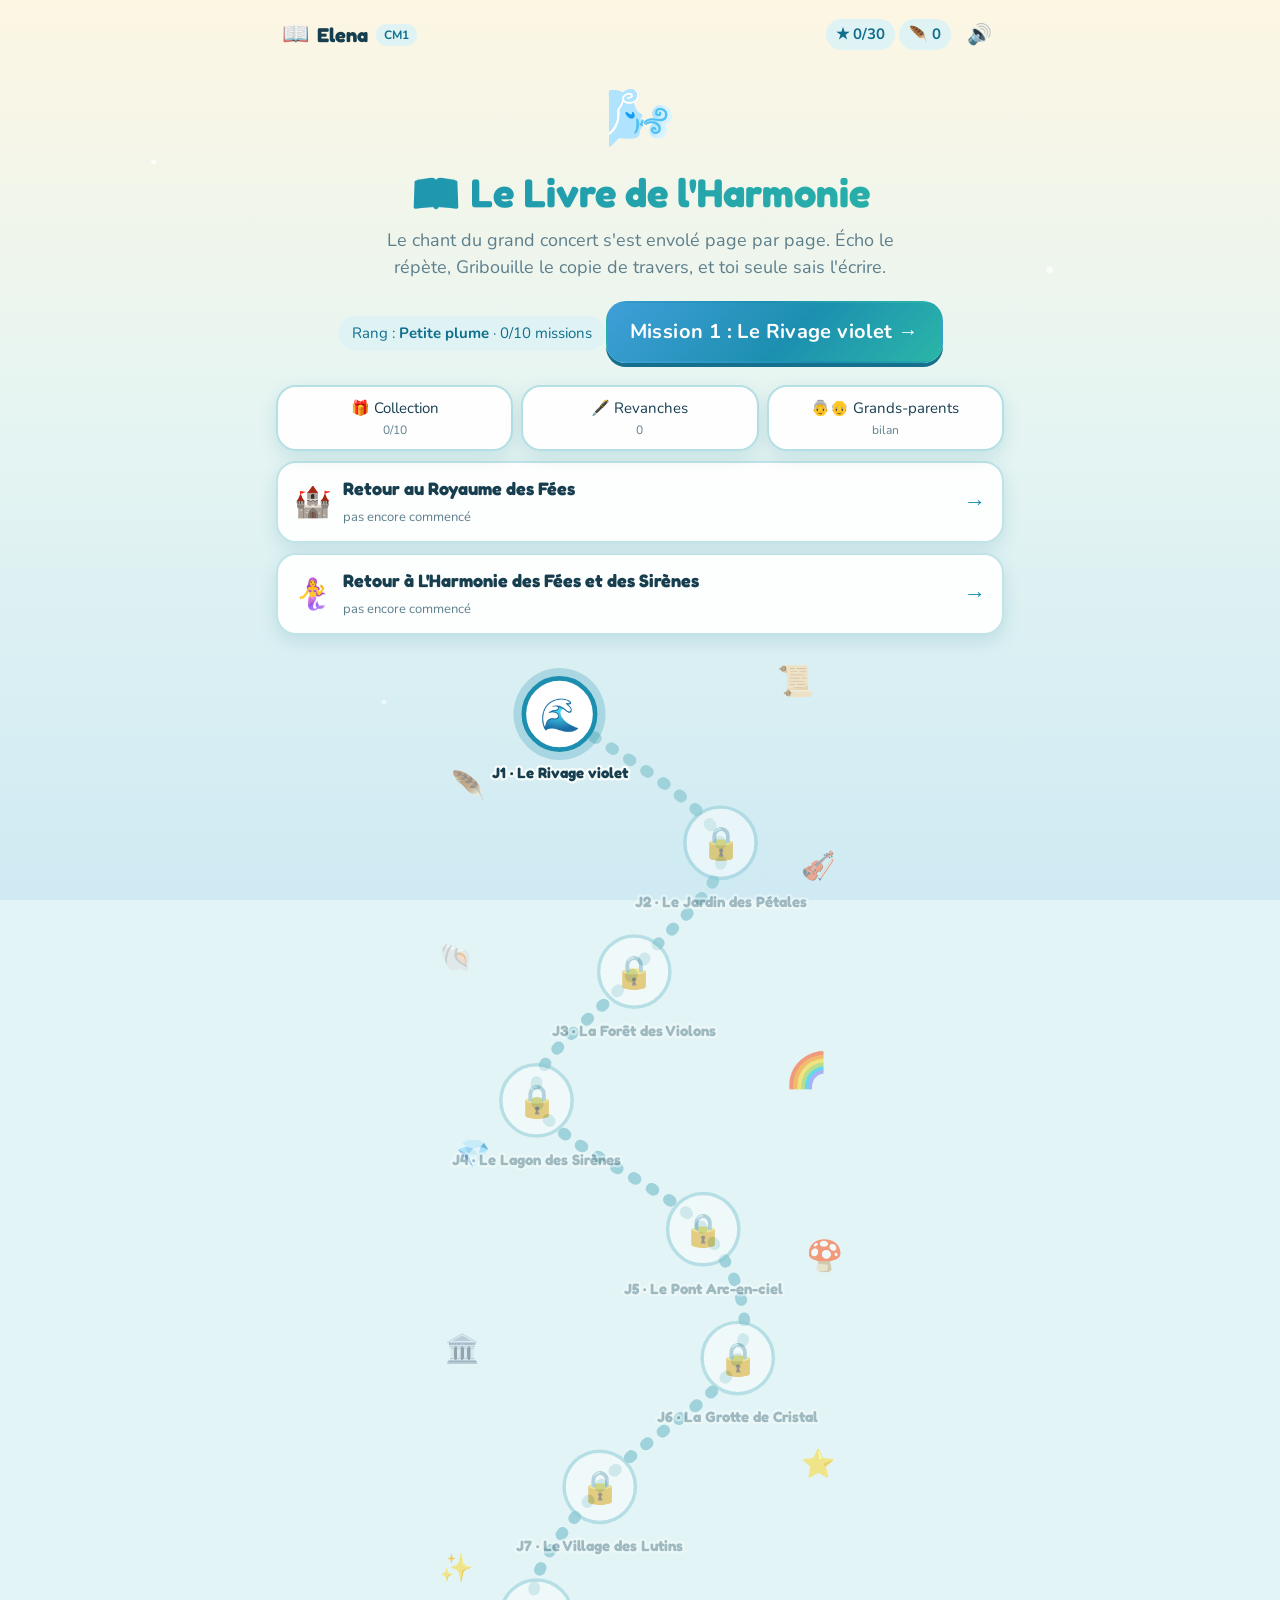
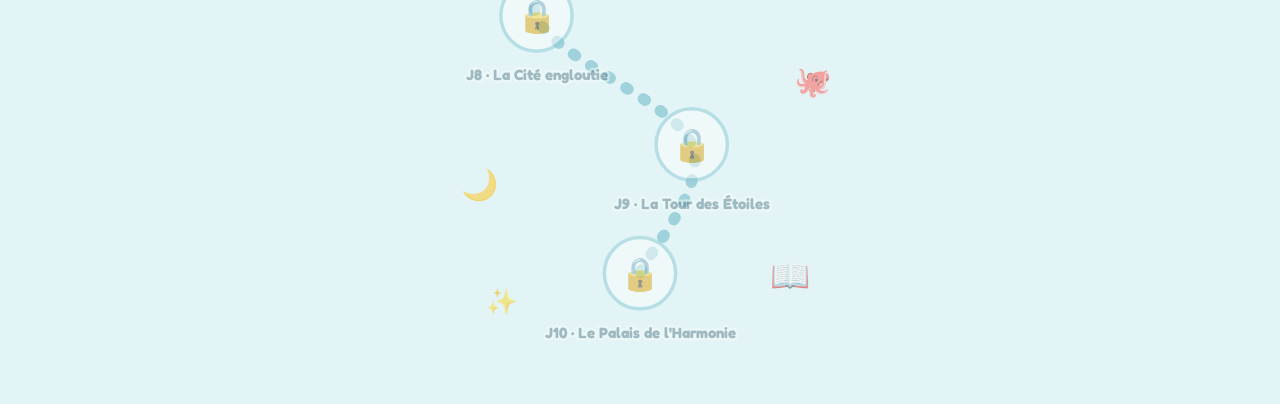
<file: elena-livre.html>
<!doctype html>
<html lang="fr">
<head>
<meta charset="utf-8">
<meta name="viewport" content="width=device-width, initial-scale=1, viewport-fit=cover">
<title>Elena · Le Livre de l'Harmonie (CM1)</title>
<link rel="preconnect" href="https://fonts.googleapis.com">
<link rel="stylesheet" href="https://fonts.googleapis.com/css2?family=Fredoka:wght@500;600;700&family=Nunito:wght@400;700&display=swap">
<style>
*{box-sizing:border-box}
html,body{margin:0;padding:0}
html{background:var(--bg-solid)}
body{background:var(--bg);background-attachment:fixed;color:var(--ink);font-family:var(--font-body);font-size:18px;line-height:1.5;min-height:100vh;-webkit-text-size-adjust:100%;-webkit-tap-highlight-color:transparent}
#app{max-width:760px;margin:0 auto;padding:10px 16px 48px}
h1,h2,h3{font-family:var(--font-head);margin:.2em 0 .3em;line-height:1.15;color:var(--title)}
h1{font-size:clamp(28px,6vw,40px)}
h2{font-size:clamp(24px,5vw,30px)}
h3{font-size:20px;margin-top:1.4em}
button{font:inherit;cursor:pointer;border:var(--btn-border);border-radius:var(--radius);padding:11px 16px;background:var(--btn);color:var(--ink);transition:transform .08s,background .2s,border-color .2s,opacity .2s;touch-action:manipulation}
button:active{transform:scale(.97)}
button:disabled{cursor:default}
button.primary{background:var(--accent);color:var(--on-accent);border-color:transparent;font-weight:700;box-shadow:var(--btn-shadow)}
button.big{font-size:20px;padding:14px 22px}
button.ghost{background:transparent;border-color:transparent;color:var(--muted)}
button.icon{padding:6px 10px;font-size:20px}
.muted{color:var(--muted)}.small{font-size:15px}.center{text-align:center}
.card{background:var(--card);border:var(--card-border);border-radius:var(--radius);box-shadow:var(--shadow);padding:20px}
.screen{animation:fadein .35s ease}
@keyframes fadein{from{opacity:0;transform:translateY(8px)}to{opacity:1;transform:none}}

/* barre du haut */
.topbar{display:flex;align-items:center;justify-content:space-between;gap:8px;margin-bottom:10px}
.brand{display:flex;align-items:center;gap:8px;color:var(--ink)!important;padding:6px 4px}
.brand b{font-family:var(--font-head);font-size:20px}
.bicon{font-size:22px}
.lvl{font-size:12px;padding:2px 8px;border-radius:99px;background:var(--chip);color:var(--chip-ink);font-weight:700}
.stats{display:flex;align-items:center;gap:4px;flex-wrap:nowrap;justify-content:flex-end}
@media (max-width:420px){.stat{font-size:13px;padding:3px 8px}.brand b{font-size:18px}.lvl{display:none}}
.stat{font-size:15px;padding:4px 10px;border-radius:99px;background:var(--chip);color:var(--chip-ink);font-weight:700;white-space:nowrap}

/* carte */
.hero{text-align:center;padding:8px 0 14px}
.hicon{font-size:56px;animation:float 3s ease-in-out infinite}
@keyframes float{50%{transform:translateY(-8px)}}
.tag{color:var(--muted);margin:.2em auto .8em;max-width:520px}
.rank{display:inline-block;margin-bottom:14px;padding:6px 14px;border-radius:99px;background:var(--chip);color:var(--chip-ink);font-size:15px}
.allDone{padding:12px;border-radius:var(--radius);background:var(--chip);color:var(--chip-ink)}
.menu{display:grid;grid-template-columns:repeat(4,1fr);gap:8px;margin:6px 0 10px}
.menu button{display:flex;flex-direction:column;align-items:center;gap:2px;font-size:15px;padding:10px 6px;background:var(--card);box-shadow:var(--shadow)}
.menu button span{font-size:12px;color:var(--muted)}
.menu button.has span{color:var(--bad);font-weight:700}
@media (max-width:560px){.menu{grid-template-columns:repeat(2,1fr)}}
.mapwrap{display:flex;justify-content:center}
svg.map{width:100%;max-width:460px;height:auto;overflow:visible}
.trail{fill:none;stroke:var(--trail);stroke-width:10;stroke-linecap:round;stroke-dasharray:2 16}
.trail.done{stroke:var(--accent);stroke-dasharray:none;stroke-width:6;opacity:.8}
.node .disc{fill:var(--node);stroke:var(--node-stroke);stroke-width:3}
.node .halo{fill:transparent}
.node .nicon{font-size:28px}
.node .nlabel{font-size:13px;fill:var(--ink);font-family:var(--font-head);font-weight:700;paint-order:stroke;stroke:var(--label-halo);stroke-width:4px;stroke-linejoin:round}
.node .nstars{font-size:16px;fill:var(--star);letter-spacing:2px;paint-order:stroke;stroke:var(--label-halo);stroke-width:3px}
.node[data-act]{cursor:pointer}
.node.done .disc{fill:var(--node-done);stroke:var(--accent)}
.node.locked{opacity:.5}
.node.locked .nlabel{fill:var(--muted)}
.node.next .halo{fill:var(--accent);opacity:.25;animation:pulse 1.6s ease-in-out infinite;transform-box:fill-box;transform-origin:center}
.node.next .disc{stroke:var(--accent);stroke-width:4}
@keyframes pulse{50%{transform:scale(1.25);opacity:.05}}
.deco{opacity:.55;pointer-events:none}

/* intro / fin */
.intro,.endcard{text-align:left}
.introicon{font-size:60px;text-align:center;line-height:1.1}
.kicker{text-align:center;text-transform:uppercase;letter-spacing:.12em;font-size:13px;color:var(--muted)}
.intro h2,.endcard h2{text-align:center}
.lead{font-size:19px}
.plan{list-style:none;padding:0;margin:14px 0}
.plan li{display:flex;justify-content:space-between;gap:10px;padding:10px 12px;border-bottom:1px solid var(--line)}
.plan li b{font-weight:400;color:var(--muted);font-size:15px;white-space:nowrap}
.reward{display:flex;align-items:center;gap:14px;margin:14px 0;padding:12px 16px;border-radius:var(--radius);background:var(--reward-bg);border:1px dashed var(--accent)}
.reward .ricon{font-size:40px}
.reward small{color:var(--muted)}
.reward.win{animation:pop .6s ease .9s both}
.rules{font-size:15px;padding:10px 14px;border-radius:var(--radius);background:var(--soft);margin:12px 0;color:var(--ink)}
.btns{display:flex;flex-wrap:wrap;gap:10px;justify-content:center;margin-top:16px}
.bigstars{text-align:center;font-size:64px;letter-spacing:8px;margin:6px 0}
.bigstars .st{color:var(--star-off);display:inline-block}
.bigstars .st.on{color:var(--star);animation:starin .5s cubic-bezier(.3,1.6,.5,1) both}
@keyframes starin{from{transform:scale(0) rotate(-90deg)}to{transform:none}}
@keyframes pop{0%{transform:scale(.6);opacity:0}70%{transform:scale(1.05)}100%{transform:none;opacity:1}}
table.mini{width:100%;border-collapse:collapse;margin-top:8px}
table.mini td{padding:7px 4px;border-bottom:1px solid var(--line)}
table.mini td:last-child{text-align:right;font-weight:700}
.final{margin:14px 0;padding:14px;border-radius:var(--radius);background:var(--accent);color:var(--on-accent);text-align:center;font-weight:700;animation:pop .6s ease both}

/* question */
.qtop{display:flex;align-items:center;gap:10px}
.prog{flex:1;height:12px;background:var(--track);border-radius:99px;overflow:hidden}
.bar{height:100%;background:var(--accent);border-radius:99px;transition:width .4s}
.qcount{font-size:15px;color:var(--muted);min-width:44px;text-align:right}
.hud{display:flex;align-items:center;justify-content:space-between;gap:8px;margin:10px 0}
.chip{padding:5px 12px;border-radius:99px;background:var(--chip);color:var(--chip-ink);font-size:15px;font-weight:700}
.combo{font-weight:700;color:var(--muted);font-size:15px}
.combo.hot{color:var(--hot);animation:pop .4s ease}
.pts{font-weight:700}
.secbanner{text-align:center;font-family:var(--font-head);font-size:20px;color:var(--title);margin:4px 0 12px;animation:pop .5s ease both}
.textcard{margin-bottom:12px;font-size:var(--text-size);line-height:1.65}
.textcard p{margin:6px 0 0}
.ttitle{font-family:var(--font-head);font-size:18px;color:var(--title)}
.sent{border-radius:4px;transition:background .3s,box-shadow .3s}
.sent.zone{background:var(--zone-bg);box-shadow:0 0 0 3px var(--zone-bg)}
.sent.okref{background:var(--good-bg);box-shadow:0 0 0 3px var(--good-bg)}
.qtext{font-size:20px;margin-bottom:14px}
.qtext.small{font-size:16px;color:var(--muted);margin-bottom:6px}
.big{display:inline-block;font-size:30px;font-weight:700;margin-top:6px;font-variant-numeric:tabular-nums;letter-spacing:.02em}
.sentence{font-size:23px;line-height:1.7;margin:6px 0 16px}
.blank{display:inline-block;min-width:74px;margin:0 6px;padding:0 6px;text-align:center;border-bottom:3px dashed var(--accent);color:var(--accent);font-weight:700}
.blank.zone{background:var(--zone-bg);border-bottom-style:solid;border-color:var(--zone);animation:glow 1.2s ease-in-out 3}
.blank.ok{color:var(--good);border-bottom:3px solid var(--good)}
.blank.reveal{color:var(--good);border-bottom:3px solid var(--good);background:var(--good-bg)}
@keyframes glow{50%{box-shadow:0 0 0 6px var(--zone-bg)}}
.choices{display:grid;grid-template-columns:1fr 1fr;gap:10px}
.choices.long{grid-template-columns:1fr}
.choices.row{display:flex;flex-wrap:wrap;justify-content:center}
.choices.row .choice{min-width:110px}
.choice{background:var(--choice);border:2px solid var(--choice-border);min-height:58px;font-size:19px;color:var(--ink);text-align:center;line-height:1.3}
.choice:hover:not(:disabled){border-color:var(--accent)}
.choice.wrong{border-color:var(--bad);background:var(--bad-bg);opacity:.6;text-decoration:line-through}
.choice.right,.choice.reveal{border-color:var(--good);background:var(--good-bg);opacity:1;text-decoration:none;font-weight:700}
.choice:disabled:not(.wrong):not(.right):not(.reveal){opacity:.55}
.frac{display:inline-flex;flex-direction:column;align-items:center;vertical-align:middle;line-height:1;font-weight:700;margin:0 2px}
.frac sup,.frac sub{font-size:.95em;vertical-align:baseline;position:static}
.frac span{display:block;width:100%;height:2px;background:currentColor;font-size:0;margin:2px 0}
.typeline{display:flex;align-items:center;gap:10px;flex-wrap:wrap;font-size:22px;margin:10px 0}
.pre,.post{font-size:21px}
input.ans{font:inherit;font-size:24px;padding:10px 14px;border-radius:var(--radius);border:2px solid var(--choice-border);background:var(--input);color:var(--ink);width:100%;max-width:300px;outline:none}
input.ans.num{max-width:220px;font-variant-numeric:tabular-nums;letter-spacing:.04em}
input.ans:focus{border-color:var(--accent)}
input.ans.ok{border-color:var(--good);background:var(--good-bg)}
input.ans::selection{background:var(--zone);color:#000}
.accents{display:flex;flex-wrap:wrap;gap:6px;margin:4px 0 6px}
.accents button{padding:6px 0;width:42px;font-size:19px;background:var(--choice);border:1px solid var(--choice-border)}
.sayrow{display:flex;flex-wrap:wrap;gap:8px;align-items:center;margin-bottom:6px}
.secret{display:none;font-weight:700;padding:4px 10px;border-radius:var(--radius);background:var(--soft)}
.secret.show{display:inline-block}
.dchoix .choice{text-align:left;padding-left:16px}
.choice mark{border-radius:4px;padding:0 3px;text-decoration:none}
.choice mark.err{background:var(--zone-bg);color:var(--bad);font-weight:700}
.choice mark.good{background:var(--good-bg);color:var(--good)}
.menu:has(button:nth-child(3):last-child){grid-template-columns:repeat(3,1fr)}
.frrow{display:flex;justify-content:flex-end;margin:0 0 8px}
.frbtn{font-size:15px;min-height:40px;padding:6px 12px}
.frt{display:none;color:var(--muted);font-size:.86em;font-style:italic;font-weight:400;margin-top:3px}
.fron .frt{display:block}
.fron .sent.bil{display:block;margin-bottom:10px}
@media(min-width:700px){.fron .sent.bil{display:grid;grid-template-columns:1fr 1fr;gap:16px}.fron .sent.bil .frt{margin-top:0}}
.actions{display:flex;justify-content:center;margin-top:14px}
.actions:empty{display:none}
.fb .msg{margin-top:14px;padding:12px 14px;border-radius:var(--radius);animation:pop .35s ease both;font-size:18px}
.fb .good{background:var(--good-bg);border-left:5px solid var(--good)}
.fb .zonemsg{background:var(--zone-bg);border-left:5px solid var(--zone)}
.fb .answer{background:var(--bad-bg);border-left:5px solid var(--bad)}
.fb .info{background:var(--soft)}
.exp{margin-top:6px;font-size:16px;color:var(--ink);opacity:.9}
.hint{margin-top:6px;font-size:16px;font-style:italic}
.yours{margin:6px 0;font-size:20px}
.word{font-size:22px;font-weight:700;letter-spacing:.03em}
.numshow{font-size:24px;font-weight:700;font-variant-numeric:tabular-nums;letter-spacing:.05em}
mark.err{background:var(--bad);color:#fff;padding:0 3px;border-radius:4px}
mark.miss{background:var(--bad);color:#fff;padding:0 2px;border-radius:4px;font-size:.7em;vertical-align:super}
mark.good{background:var(--good);color:#fff;padding:0 3px;border-radius:4px}
.zonetag{background:var(--zone);color:#1a1a1a;padding:0 5px;border-radius:4px;font-weight:700}
.bigans{font-size:24px}
.shake{animation:shake .4s ease}
@keyframes shake{20%,60%{transform:translateX(-6px)}40%,80%{transform:translateX(6px)}}
.comp{display:flex;align-items:flex-end;gap:10px;margin-top:16px}
.avatar{font-size:46px;line-height:1;animation:float 3.5s ease-in-out infinite}
.bubble{flex:1;background:var(--card);border:var(--card-border);border-radius:16px 16px 16px 4px;padding:10px 14px;font-size:16px;box-shadow:var(--shadow)}
.bubble.pop{animation:pop .35s ease}
.particle{position:fixed;z-index:60;pointer-events:none;font-size:26px;animation:fly 1.5s cubic-bezier(.2,.7,.4,1) forwards}
@keyframes fly{0%{transform:translate(-50%,-50%) scale(.4);opacity:1}100%{transform:translate(calc(var(--dx) - 50%),calc(var(--dy) - 50%)) scale(1.15) rotate(var(--rot));opacity:0}}

/* collection */
.coll{display:grid;grid-template-columns:repeat(5,1fr);gap:10px;margin:16px 0}
@media (max-width:560px){.coll{grid-template-columns:repeat(2,1fr)}}
.item{text-align:center;padding:12px 6px;border-radius:var(--radius);background:var(--soft);border:2px dashed var(--line);opacity:.6}
.item.got{opacity:1;border:2px solid var(--accent);background:var(--reward-bg)}
.iicon{font-size:40px}
.iname{font-size:14px;font-weight:700}
.istars{color:var(--star);font-size:14px}
.ranks{display:flex;flex-wrap:wrap;gap:8px;justify-content:center;margin:8px 0}
.ranks span{padding:6px 12px;border-radius:99px;background:var(--soft);color:var(--muted);font-size:14px;display:flex;flex-direction:column;align-items:center}
.ranks span.on{background:var(--accent);color:var(--on-accent)}
.ranks small{font-size:11px;opacity:.8}

/* éclair */
.eclair{max-width:420px;margin:0 auto}
.ectop{display:flex;justify-content:space-between;font-size:20px}
.ectime{height:10px;border-radius:99px;background:var(--track);overflow:hidden;margin:8px 0 14px}
.ectime div{height:100%;width:100%;background:var(--accent);transition:width 1s linear}
.ecq{font-size:44px;font-weight:700;font-variant-numeric:tabular-nums}
.ecin{font-size:40px;min-height:60px;margin:6px auto 12px;padding:4px;border-bottom:3px solid var(--accent);width:160px;font-variant-numeric:tabular-nums}
.ecin.good{color:var(--good);border-color:var(--good)}
.ecin.bad{color:var(--bad);border-color:var(--bad)}
.keypad{display:grid;grid-template-columns:repeat(3,1fr);gap:8px}
.keypad button{font-size:26px;padding:14px 0;background:var(--choice);border:1px solid var(--choice-border)}
.keypad button.primary{background:var(--accent)}

/* chrono des tables, pavé numérique, lien vers l'autre jeu */
.qtimer{position:relative;height:30px;border-radius:99px;background:var(--track);overflow:hidden;margin-bottom:14px}
.qtbar{position:absolute;inset:0 auto 0 0;width:100%;background:var(--accent);transition:width .1s linear}
.qtimer.low .qtbar{background:var(--bad)}
.qtimer span{position:relative;display:block;text-align:center;line-height:30px;font-weight:700;color:var(--ink);font-variant-numeric:tabular-nums}
.qtimer.low span{animation:pop .4s ease infinite alternate}
.padin{font-size:40px;min-height:60px;margin:0 auto 12px;padding:4px;border-bottom:3px solid var(--accent);width:160px;text-align:center;font-variant-numeric:tabular-nums}
.padin.good{color:var(--good);border-color:var(--good)}
.padin.bad{color:var(--bad);border-color:var(--bad)}
.padin.reveal{color:var(--good);border-color:var(--good);background:var(--good-bg)}
.qpad{max-width:360px;margin:0 auto}
.timerinfo{text-align:center;font-size:16px;padding:8px 12px;border-radius:var(--radius);background:var(--soft)}
a.sibling{display:flex;align-items:center;gap:12px;margin:0 0 10px;padding:12px 16px;border-radius:var(--radius);background:var(--card);border:var(--card-border);box-shadow:var(--shadow);color:var(--ink);text-decoration:none}
a.sibling b{display:block;font-family:var(--font-head)}
a.sibling small{color:var(--muted);font-size:13px}
a.sibling .sicon{font-size:30px}
a.sibling .sgo{margin-left:auto;font-size:22px;color:var(--accent)}
/* grands-parents */
.parents p{font-size:16px}
.tip{padding:10px 14px;border-radius:var(--radius);background:var(--soft)}
.tblwrap{overflow-x:auto}
table.res{width:100%;border-collapse:collapse;font-size:15px}
table.res th,table.res td{padding:7px 6px;border-bottom:1px solid var(--line);text-align:center;vertical-align:top}
table.res td:nth-child(2){text-align:left}
table.res tr.off td{color:var(--muted)}
table.res .stars{color:var(--star);white-space:nowrap}
.aggs{display:flex;flex-wrap:wrap;gap:8px;margin-top:10px}
.aggs span{padding:6px 12px;border-radius:99px;background:var(--soft);font-size:15px}
.misslist,.planlist{padding-left:18px;font-size:15px}
.misslist li,.planlist li{margin:6px 0}
.tagd{display:inline-block;font-size:12px;padding:1px 8px;border-radius:99px;background:var(--chip);color:var(--chip-ink);font-weight:700}
.danger{margin-top:18px;font-size:15px}
.danger summary{cursor:pointer;color:var(--muted)}
.danger button{background:var(--bad);color:#fff;border-color:transparent}
:root{
--bg-solid:#e2f4f6;
--bg:radial-gradient(circle at 12% 18%,rgba(255,255,255,.85) 0 2px,transparent 3px),radial-gradient(circle at 82% 30%,rgba(255,255,255,.7) 0 3px,transparent 4px),radial-gradient(circle at 30% 78%,rgba(255,255,255,.6) 0 2px,transparent 3px),linear-gradient(180deg,#fdf6e3 0%,#e6f5f2 45%,#cfeaf3 100%);
--ink:#173e4f;--title:#0f6f8c;--muted:#5d7f8c;
--card:rgba(255,255,255,.95);--card-border:2px solid #bfe3e6;--radius:20px;--shadow:0 6px 18px rgba(15,111,140,.14);
--accent:#1c8fb0;--on-accent:#fff;--btn:#fff;--btn-border:2px solid #b4dfe4;--btn-shadow:0 4px 0 #14708c;
--chip:#dff3f5;--chip-ink:#0f6f8c;
--good:#1f9a72;--good-bg:#d9f6ea;--bad:#d9366d;--bad-bg:#ffe1ec;--zone:#f2a93b;--zone-bg:#fff0c2;
--choice:#fff;--choice-border:#c4e4e8;--input:#fff;--track:#d8eef1;--trail:#9fd2da;--node:#fff;--node-stroke:#8ccbd6;--node-done:#e4f6f7;
--star:#f5a800;--star-off:#d7e8ea;--label-halo:#f6fcfb;--reward-bg:#eff9f8;--soft:#e8f6f6;--line:#d5ebed;--hot:#ff5f1f;--text-size:20px;
--font-head:'Fredoka','Baloo 2','Trebuchet MS',sans-serif;--font-body:'Nunito','Trebuchet MS','Segoe UI',sans-serif;
}
h1{background:linear-gradient(90deg,#1c8fb0,#2bb6a8);-webkit-background-clip:text;background-clip:text;color:transparent}
.hero h1::before{content:' 📖 ';-webkit-text-fill-color:initial}
button.primary{background:linear-gradient(135deg,#3f9fd8,#1c8fb0 55%,#2bb6a8)}
.node.done .disc{stroke-width:4}
.choice{border-radius:16px}
.bubble{border-radius:20px 20px 20px 4px}
.intro h2::after,.endcard h2::after{content:'🪶 ✦ 📜';display:block;font-size:14px;margin-top:4px;letter-spacing:4px}

</style>
</head>
<body>
<div id="app"></div>
<noscript>Ce jeu a besoin de JavaScript pour fonctionner.</noscript>
<script>
/* Dictée à choix : la première phrase, dite à voix haute, est la bonne. Les trois autres se prononcent pareil. */
function DC(say, w1, w2, w3, z, e) { return { t: 'dchoix', say: say, c: [say, w1, w2, w3], a: 0, z: z, e: e }; }
var CFG = {
  id: 'elena3', name: 'Elena', level: 'CM1', noEclair: true,
  title: "Le Livre de l'Harmonie",
  tagline: "Le chant du grand concert s'est envolé page par page. Écho le répète, Gribouille le copie de travers, et toi seule sais l'écrire.",
  homeIcon: '📖', revIcon: '🖋️', collTitle: 'Les pages retrouvées',
  comp: { name: 'Écho', icon: '🌬️' },
  sections: ['dict', 'gram'],
  icons: { dict: '👂', gram: '✏️', points: '🪶' },
  sec: { dict: 'Dictée', gram: 'Grammaire' },
  showExp: ['dict', 'gram'],
  siblings: [
    { href: 'elena.html', key: 'revision-elena-v1', icon: '🏰', label: 'Retour au Royaume des Fées' },
    { href: 'elena-harmonie.html', key: 'revision-elena2-v1', icon: '🧜‍♀️', label: "Retour à L'Harmonie des Fées et des Sirènes" }
  ],
  parentsText: "Une mission par jour, 15 minutes environ. Dictée : le jeu lit une phrase deux fois et Elena choisit, parmi quatre phrases qui se prononcent pareil, la seule bien écrite. Puis 6 questions de grammaire du programme de CM1. Le bouton « Pour un grand-parent » affiche la phrase si la voix de l'appareil ne fonctionne pas : il suffit alors de la lire à voix haute. Ce jeu est indépendant des deux autres : sa progression est enregistrée à part.",
  ranks: [{ min: 0, name: 'Petite plume' }, { min: 3, name: 'Apprentie scribe' }, { min: 6, name: "Scribe de l'Harmonie" }, { min: 10, name: 'Grande Scribe' }],
  mapX: [130, 270, 195, 110, 255, 285, 165, 110, 245, 200],
  deco: [[335, 1100, '📜', 26], [50, 1010, '🪶', 24], [355, 940, '🎻', 24], [40, 860, '🐚', 24], [345, 760, '🌈', 30], [55, 690, '💎', 24], [360, 600, '🍄', 26], [45, 520, '🏛️', 24], [355, 420, '⭐', 24], [40, 330, '✨', 24], [350, 230, '🐙', 26], [60, 140, '🌙', 26], [330, 60, '📖', 28], [80, 40, '✨', 22]],
  particles: ['🪶', '✨', '📜', '⭐', '💧'],
  sounds: { type: 'sine', ok: [659, 831, 1109], ok2: [554, 659], wrong: [294, 233], win: [440, 554, 659, 880, 1109] },
  lines: {
    hello: ['Coucou Elena ! Coucou Elena ! Oh pardon, je répète toujours tout deux fois.', 'Bonjour ! Bonjour ! Une page nous attend.', "Te revoilà ! Te revoilà ! Gribouille a encore renversé son encre."],
    idle: ['Écoute bien, écoute bien.', 'Lis chaque phrase jusqu\'au bout.', 'Tu peux réécouter autant de fois que tu veux.', 'Cherche le petit mot qui change tout.', 'Gribouille te regarde avec ses grands yeux.'],
    sec: { gram: 'Maintenant la grammaire ! Une phrase bien construite ne s\'envole plus.' },
    ok: ['Bravo ! Bravo !', 'Parfait ! Parfait !', 'Cette phrase est sauvée !', 'Exactement ! ✨', 'Pétale applaudit !', 'Quelle belle plume !'],
    ok2: ['Bien rattrapé !', 'Tu as trouvé ! Bravo de ne pas avoir abandonné.', 'Voilà ! Deuxième essai réussi.'],
    wrong1: ['Regarde la partie colorée.', 'Oups, Gribouille est passé par là !', 'Presque ! Écoute encore une fois.'],
    wrong2: ['Pas grave ! Regarde bien la bonne phrase.', 'On apprend en se trompant.', 'Celle-ci ira dans ton encrier à revanches.'],
    combo: ['Série de 5 ! Série de 5 ! 🔥', 'Ta plume vole toute seule !', 'Incroyable ! Même Gribouille applaudit avec ses huit bras !'],
    end3: ['Trois étoiles ! Trois étoiles ! La page est parfaite ! 👑', 'Trois étoiles ! Gribouille n\'en revient pas !'],
    end2: ['Deux étoiles, très beau travail !', 'Deux belles étoiles ! Encore un effort pour la troisième.'],
    end1: ['Page retrouvée ! La prochaine fois, vise plus d\'étoiles ✨', 'Bravo d\'être allée jusqu\'au bout ! Les revanches t\'aideront.'],
    final: "📖 Le Livre de l'Harmonie est complet ! Gribouille a écrit le dernier mot tout seul, sans une seule faute. Elena signe la dernière page : elle est maintenant la Grande Scribe, et le chant ne se perdra plus jamais.",
    allDone: "📖 Les dix pages sont retrouvées ! Rejoue pour décrocher toutes les étoiles, ou prends tes revanches.",
    revIntro: 'Les phrases ratées sont restées dans l\'encrier. Réussis-les du premier coup pour les libérer !',
    revEmpty: 'L\'encrier est vide : tout est réussi ! ✨',
    record: '🏆 Nouveau record !'
  }
};

var DATA = { days: [
/* ---------------- JOUR 1 ---------------- */
{
  place: 'Le Rivage violet', icon: '🌊', reward: { icon: '📜', name: 'La Page du vent' },
  focus: 'Dictée : a / à, et / est · Grammaire : le sujet et le verbe',
  intro: "Le grand concert est fini, mais personne n'avait écrit le chant ! Pétale, Lila et Maëlle commencent le Livre de l'Harmonie quand une tempête arrache les pages. Sur le rivage, une toute petite voix répète : « Une page, une page... » C'est Écho.",
  parts: [
    { dom: 'dict', qs: [
      DC('Le vent a emporté les pages.', 'Le vent à emporté les pages.', 'Le vent a emporter les pages.', 'Le vent a emporté les page.', 'Remplace par « avait » : le vent avait emporté. Ça marche ?', '« a » sans accent, car on peut dire « avait ». Ici on écrit « emporté », comme « vendu ». « les pages » prend un s.'),
      DC('Maëlle est sur la plage.', 'Maëlle et sur la plage.', 'Maëlle est sûr la plage.', 'Maëlle est sur la plages.', 'Peut-on dire « était » ?', '« est » = « était ». « sur la plage » ne prend pas d\'accent : « sûr » veut dire « certain ».'),
      DC('Pétale a une plume et un livre.', 'Pétale à une plume et un livre.', 'Pétale a une plume est un livre.', 'Pétale a une plume et un livres.', '« et » peut se remplacer par « et puis ».', 'Pétale « avait » une plume : « a ». Une plume « et puis » un livre : « et ».'),
      DC("Lila va à l'école des fées.", "Lila va a l'école des fées.", "Lila vas à l'école des fées.", "Lila va à l'école des fée.", 'Après « va », dirait-on « avait » ?', '« à » prend un accent ici. Avec « elle » ou « Lila », on écrit « va » sans s.'),
      DC('La page est belle et douce.', 'La page et belle et douce.', 'La page est belle est douce.', 'La page est bel et douce.', 'Le premier mot peut devenir « était ». Le second devient « et puis ».', 'La page « était » belle : « est ». Belle « et puis » douce : « et ».'),
      DC('Elena a un crayon à la main.', 'Elena à un crayon à la main.', 'Elena a un crayon a la main.', 'Elena a un crayons à la main.', 'Il y a deux petits mots qui se prononcent pareil. Teste « avait » sur chacun.', 'Elena « avait » un crayon : « a ». On ne dit pas « avait la main » : « à ».')
    ] },
    { dom: 'gram', qs: [
      { t: 'qcm', q: 'Quel est le <b>verbe</b> dans : « Écho répète la phrase. » ?', c: ['répète', 'Écho', 'phrase', 'la'], a: 0, z: 'Le verbe change quand on change le temps : hier, il...', e: '« répète » est le verbe : hier, il répétait ; demain, il répétera.' },
      { t: 'qcm', q: 'Quel est le <b>sujet</b> dans : « Le vent emporte les pages. » ?', c: ['Le vent', 'emporte', 'les pages', 'pages'], a: 0, z: 'Demande : qui est-ce qui emporte ?', e: 'Qui est-ce qui emporte ? C\'est le vent : « Le vent » est le sujet.' },
      { t: 'qcm', q: 'Attention, piège ! Quel est le sujet dans : « Dans le jardin dorment les lutins. » ?', c: ['les lutins', 'le jardin', 'dorment', 'Dans'], a: 0, z: 'Qui est-ce qui dort ?', e: 'Le sujet est parfois après le verbe : ce sont les lutins qui dorment.' },
      { t: 'fill', s: 'Elena ___ une nouvelle page.', c: ['a', 'à'], a: 0, z: 'Remplace par « avait ».', e: 'Elena « avait » une nouvelle page : « a » sans accent.' },
      { t: 'fill', s: 'Le livre ___ ouvert.', c: ['est', 'et'], a: 0, z: 'Remplace par « était ».', e: 'Le livre « était » ouvert : « est ».' },
      { t: 'type', q: 'Trouve le <b>verbe</b> et écris-le.', s: 'Maëlle nage vite.', pre: '→', a: ['nage'], z: 'Quel mot change si tu dis « hier » ?', e: 'Hier, Maëlle nageait : le verbe est « nage ».' }
    ] }
  ]
},
/* ---------------- JOUR 2 ---------------- */
{
  place: 'Le Jardin des Pétales', icon: '🌸', reward: { icon: '🌸', name: 'La Page des fleurs' },
  focus: "Dictée : son / sont, on / ont · Grammaire : l'accord sujet-verbe",
  intro: "Une page s'est accrochée à une rose. Elena la décroche, et un petit bras noir sort du buisson. C'est Gribouille, un bébé pieuvre tout couvert d'encre, qui recopie les phrases à sa façon. Il a trois essais sur quatre de travers.",
  parts: [
    { dom: 'dict', qs: [
      DC('Les pages sont dans son sac.', 'Les pages son dans son sac.', 'Les pages sont dans sont sac.', 'Les page sont dans son sac.', '« sont » peut se remplacer par « étaient ».', 'Les pages « étaient » : « sont ». Son sac = le sac de quelqu\'un : « son ».'),
      DC('On cherche son livre.', 'Ont cherche son livre.', 'On cherche sont livre.', 'On cherches son livre.', '« on » se remplace par « il ».', '« Il » cherche : « on ». Avec « on », le verbe s\'écrit comme avec « il » : cherche.'),
      DC('Les fées ont perdu leur plume.', 'Les fées on perdu leur plume.', 'Les fées ont perdus leur plume.', 'Les fée ont perdu leur plume.', '« ont » se remplace par « avaient ».', 'Les fées « avaient » perdu : « ont ». Après « ont », « perdu » ne prend pas de s.'),
      DC('Elles sont contentes.', 'Elles son contentes.', 'Elle sont contentes.', 'Elles sont contente.', 'Elles sont plusieurs : regarde tous les mots.', 'Elles « étaient » : « sont ». Comme elles sont plusieurs, « Elles » et « contentes » prennent un s.'),
      DC('On a vu son ami.', 'Ont a vu son ami.', 'On a vu sont ami.', 'On à vu son ami.', 'Teste « il » pour le premier mot, « avait » pour le deuxième.', '« Il » a vu : « on ». Il « avait » vu : « a ». L\'ami de quelqu\'un : « son ».'),
      DC('Les lutins ont mangé leur pain.', 'Les lutins on mangé leur pain.', 'Les lutins ont manger leur pain.', 'Les lutin ont mangé leur pain.', 'Après « ont », remplace par « vendu » pour entendre la fin du verbe.', 'Ils « avaient » mangé : « ont ». On dit « ils ont vendu », donc on écrit « mangé » avec é.')
    ] },
    { dom: 'gram', qs: [
      { t: 'fill', s: 'Les fées ___ dans le jardin.', c: ['chantent', 'chante', 'chantes'], a: 0, z: 'Le sujet est au pluriel.', e: 'Sujet au pluriel, verbe en -ent : elles chantent.' },
      { t: 'fill', s: 'Le vent ___ très fort.', c: ['souffle', 'soufflent', 'souffles'], a: 0, z: 'Le vent : combien y en a-t-il ?', e: 'Sujet au singulier, verbe en -e : il souffle.' },
      { t: 'fill', s: 'Pétale et Lila ___ ensemble.', c: ['jouent', 'joue', 'joues'], a: 0, z: 'Pétale et Lila, c\'est « elles ».', e: 'Deux sujets font un pluriel : elles jouent.' },
      { t: 'fill', s: 'Tu ___ ton livre.', c: ['cherches', 'cherche', 'cherchent'], a: 0, z: 'Avec « tu », le verbe prend un s.', e: 'Avec « tu », le verbe finit par -s : tu cherches.' },
      { t: 'type', q: 'Écris le verbe au présent.', pre: 'Les lutins (porter) →', post: 'les pages.', a: ['portent'], z: 'Les lutins, c\'est « ils ».', e: 'Ils portent : la fin -ent ne s\'entend pas.' },
      { t: 'type', q: 'Écris le verbe au présent.', pre: 'On (regarder) →', post: 'la mer.', a: ['regarde'], z: '« On » fonctionne comme « il ».', e: 'On regarde, comme il regarde.' }
    ] }
  ]
},
/* ---------------- JOUR 3 ---------------- */
{
  place: 'La Forêt des Violons', icon: '🎻', reward: { icon: '🎼', name: 'La Page des arbres' },
  focus: 'Dictée : ces / ses, ce / se · Grammaire : le groupe nominal',
  intro: "Dans la Forêt des Violons, les arbres chantent une phrase du Livre, mais personne ne sait l'écrire. Gribouille a déjà essayé, et il y a de l'encre sur toutes les feuilles.",
  parts: [
    { dom: 'dict', qs: [
      DC('Pétale ouvre ses ailes.', 'Pétale ouvrent ses ailes.', 'Pétale ouvre ses aile.', 'Pétale ouvres ses ailes.', 'Pétale est seule, mais elle a plusieurs ailes.', 'Pétale est seule : ouvre. Ses ailes sont à elle : « ses » (les siennes), avec un s à ailes.'),
      DC('Regarde ces arbres-là !', 'Regarde ses arbres-là !', 'Regarde ces arbre-là !', 'Regardes ces arbres-là !', 'On montre les arbres avec le doigt.', 'On montre : « ces » arbres. Pour un ordre, un verbe en -er ne prend pas de s : regarde.'),
      DC('Ce violon chante tout seul.', 'Se violon chante tout seul.', 'Ce violon chantent tout seul.', 'Ce violon chante tous seul.', 'Avant un nom, on écrit « ce » pour montrer.', '« ce » est suivi d\'un nom : ce violon. « se » va devant un verbe.'),
      DC('Le lutin se cache.', 'Le lutin ce cache.', 'Le lutin se caches.', 'Le lutins se cache.', 'Devant un verbe, c\'est « se ». Essaie : je me cache, il...', 'Je me cache, il se cache : « se » devant un verbe.'),
      DC('Lila se lève tôt.', 'Lila ce lève tôt.', 'Lila se lève tot.', 'Lila se lèves tôt.', 'Je me lève, elle...', 'Je me lève, elle se lève. « tôt » prend un accent circonflexe.'),
      DC('Ce matin, ces fées chantent.', 'Se matin, ces fées chantent.', 'Ce matin, ces fée chantent.', 'Ce matin, ces fées chante.', 'Il y a deux noms après deux petits mots. Regarde qui fait l\'action.', '« Ce » devant le nom matin. « ces fées » au pluriel, donc « chantent ».')
    ] },
    { dom: 'gram', qs: [
      { t: 'qcm', q: 'Quel est le <b>groupe nominal</b> dans : « La petite fée danse. » ?', c: ['La petite fée', 'danse', 'petite', 'fée danse'], a: 0, z: 'Un groupe nominal contient un nom et les mots qui l\'accompagnent.', e: '« La petite fée » : un déterminant, un adjectif et un nom.' },
      { t: 'qcm', q: 'Quel est le <b>nom</b> dans : « une grande plume bleue » ?', c: ['plume', 'grande', 'bleue', 'une'], a: 0, z: 'C\'est le mot qui désigne la chose.', e: '« plume » est le nom. « grande » et « bleue » le décrivent.' },
      { t: 'qcm', q: 'Quel groupe nominal est au <b>féminin pluriel</b> ?', c: ['de belles fleurs', 'un beau livre', 'une belle fleur', 'de beaux livres'], a: 0, z: 'Féminin : une fleur. Pluriel : plusieurs.', e: 'Fleurs est féminin, et il y en a plusieurs.' },
      { t: 'fill', s: 'une ___ fée', c: ['petite', 'petit', 'petits'], a: 0, z: 'On dit « une » fée : c\'est féminin.', e: 'L\'adjectif s\'accorde avec le nom : une petite fée.' },
      { t: 'fill', s: 'Il cherche ___ robes bleues là-bas.', c: ['ces', 'ce', 'se'], a: 0, z: 'Le nom est au pluriel.', e: 'Devant un nom pluriel, on écrit « ces ».' },
      { t: 'type', q: 'Mets au <b>pluriel</b>.', pre: 'la belle page → les', a: ['belles pages'], z: 'Le nom et l\'adjectif changent tous les deux.', e: 'Les belles pages : un s à chaque mot.' }
    ] }
  ]
},
/* ---------------- JOUR 4 ---------------- */
{
  place: 'Le Lagon des Sirènes', icon: '🐚', reward: { icon: '🐚', name: 'La Page de nacre' },
  focus: 'Dictée : les pluriels en -x et -aux · Grammaire : déterminant, nom, adjectif',
  intro: "Maëlle a trouvé une page au fond du lagon. Pinçou la serre dans ses pinces et refuse de la donner à Gribouille, qui pleure de l'encre. Écho dit que Gribouille ne veut pas tricher : il ne sait simplement pas encore écrire.",
  parts: [
    { dom: 'dict', qs: [
      DC("Les bateaux sont sur l'eau.", "Les bateau sont sur l'eau.", "Les bateaus sont sur l'eau.", "Les bateaux son sur l'eau.", 'Les mots en -eau font leur pluriel en x.', 'Un bateau, des bateaux : les mots en -eau prennent un x.'),
      DC('Les chevaux courent vite.', 'Les chevaus courent vite.', 'Les chevaux cours vite.', 'Les chevaux courent vites.', 'Regarde le pluriel, puis le verbe.', 'Un cheval, des chevaux : -al devient -aux. « vite » ne change jamais.'),
      DC('Les journaux sont sur la table.', 'Les journeaux sont sur la table.', 'Les journaus sont sur la table.', 'Les journaux son sur la table.', 'Un journal, des...', 'Un journal, des journaux : -al devient -aux, sans e.'),
      DC('Mes cheveux sont bleus.', 'Mes cheveus sont bleus.', 'Mes cheveux sont bleu.', 'Mes cheveu sont bleus.', 'Les mots en -eu prennent souvent un x.', 'Un cheveu, des cheveux. « bleu » est un adjectif : il prend un s, comme bleus.'),
      DC('Les bijoux brillent dans la nuit.', 'Les bijous brillent dans la nuit.', 'Les bijoux brille dans la nuit.', 'Les bijoux brillent dans la nui.', 'Il y a sept mots en -ou qui prennent un x, comme bijou et caillou.', 'Bijou, caillou, chou, genou, hibou, joujou, pou : pluriel en x.'),
      DC('Les cailloux sont gris.', 'Les caillous sont gris.', 'Les caillou sont gris.', 'Les cailloux sont gri.', 'C\'est l\'un des sept mots en -ou avec un x.', 'Des cailloux, avec un x. « gris » garde toujours son s.')
    ] },
    { dom: 'gram', qs: [
      { t: 'qcm', q: 'Dans « le gentil lutin », quelle est la nature du mot <b>gentil</b> ?', c: ['un adjectif', 'un nom', 'un verbe', 'un déterminant'], a: 0, z: 'Il décrit le lutin.', e: '« gentil » décrit le nom : c\'est un adjectif.' },
      { t: 'qcm', q: 'Dans « cette page », quelle est la nature du mot <b>cette</b> ?', c: ['un déterminant', 'un adjectif', 'un nom', 'un verbe'], a: 0, z: 'Il se place avant un nom, comme « la » ou « une ».', e: '« cette » est un déterminant, comme le, la, un, mon.' },
      { t: 'qcm', q: 'Lequel de ces mots est un <b>nom</b> ?', c: ['océan', 'chanter', 'joli', 'vite'], a: 0, z: 'On peut mettre « un » ou « une » devant.', e: 'On dit « un océan » : c\'est un nom.' },
      { t: 'type', q: 'Écris au <b>pluriel</b>.', pre: 'un cheval → des', a: ['chevaux'], z: '-al devient -aux.', e: 'Un cheval, des chevaux.' },
      { t: 'type', q: 'Écris au <b>pluriel</b>.', pre: 'un genou → des', a: ['genoux'], z: 'C\'est l\'un des sept mots en -ou avec un x.', e: 'Un genou, des genoux.' },
      { t: 'type', q: 'Écris au <b>pluriel</b>.', pre: 'un château → des', a: ['châteaux'], z: 'Les mots en -eau prennent un x. Garde l\'accent.', e: 'Un château, des châteaux.' }
    ] }
  ]
},
/* ---------------- JOUR 5 ---------------- */
{
  place: 'Le Pont Arc-en-ciel', icon: '🌈', reward: { icon: '🌈', name: 'La Page des couleurs' },
  focus: "Dictée : l'accord de l'adjectif · Grammaire : le présent des verbes en -er et -ir",
  intro: "Gribouille s'assied à côté d'Elena sur le Pont Arc-en-ciel. Pour la première fois, il demande : « Tu m'apprends ? » Sa phrase est pleine de couleurs mal accordées. La leçon peut commencer.",
  parts: [
    { dom: 'dict', qs: [
      DC('Les fleurs sont jolies.', 'Les fleurs sont jolis.', 'Les fleurs sont jolie.', 'Les fleur sont jolies.', 'Fleur est féminin et pluriel.', 'Une fleur jolie, des fleurs jolies : féminin (e) et pluriel (s).'),
      DC('Ma robe bleue est neuve.', 'Ma robe bleu est neuve.', 'Ma robe bleue est neuves.', 'Ma robes bleue est neuve.', 'La robe est féminine, même si le e ne s\'entend pas.', 'Une robe, féminin : bleue. La robe « était » neuve : « est ».'),
      DC('Ces petites fées sont gaies.', 'Ces petite fées sont gaies.', 'Ces petites fées sont gais.', 'Ces petites fée sont gaies.', 'Toute la phrase est au féminin pluriel.', 'Chaque mot prend la marque du féminin pluriel : petites, fées, gaies.'),
      DC('Les arbres sont grands et verts.', 'Les arbres sont grand et verts.', 'Les arbres sont grands et vert.', 'Les arbre sont grands et verts.', 'Arbre est masculin et pluriel.', 'Des arbres grands et verts : un s à chaque mot.'),
      DC('Une belle journée commence.', 'Une bel journée commence.', 'Une belle journé commence.', 'Une belle journée commencent.', 'Il n\'y a qu\'une journée, et le mot est féminin.', 'Une journée, féminin : belle, et journée s\'écrit -ée.'),
      DC('Les nuits sont noires et froides.', 'Les nuits sont noirs et froides.', 'Les nuits sont noires et froide.', 'Les nuit sont noires et froides.', 'Nuit est féminin : ce sont des adjectifs féminins pluriels.', 'Des nuits noires et froides : féminin pluriel partout.')
    ] },
    { dom: 'gram', qs: [
      { t: 'fill', s: 'Nous ___ le chant.', c: ['chantons', 'chantont', 'chantez'], a: 0, z: 'Avec « nous », le verbe finit par -ons.', e: 'Nous chantons : terminaison -ons.' },
      { t: 'fill', s: 'Je ___ ma page.', c: ['finis', 'finit', 'fini'], a: 0, z: 'Avec « je », un verbe comme finir prend un s.', e: 'Je finis, tu finis, il finit.' },
      { t: 'fill', s: 'Les fées ___ une plume.', c: ['choisissent', 'choisisent', 'choisis'], a: 0, z: 'Au pluriel, on ajoute -issent.', e: 'Ils finissent, elles choisissent : -issent, avec deux s.' },
      { t: 'fill', s: 'Nous ___ du pain.', c: ['mangeons', 'mangons', 'mangeont'], a: 0, z: 'Il faut garder le son « j » devant -ons.', e: 'Nous mangeons : on garde le e pour garder le son « j ».' },
      { t: 'type', q: 'Écris le verbe au présent.', pre: 'Vous (grandir) →', post: 'vite.', a: ['grandissez'], z: 'Vous finissez, vous...', e: 'Vous grandissez, avec -issez.' },
      { t: 'type', q: 'Écris le verbe au présent.', pre: 'Elles (finir) →', post: 'la page.', a: ['finissent'], z: 'Pluriel : -issent.', e: 'Elles finissent.' }
    ] }
  ]
},
/* ---------------- JOUR 6 ---------------- */
{
  place: 'La Grotte de Cristal', icon: '💎', reward: { icon: '💎', name: 'La Page de cristal' },
  focus: 'Dictée : ou / où, la / là · Grammaire : le présent de être, avoir, aller, faire, dire, vouloir',
  intro: "Dans la Grotte de Cristal, chaque mot rebondit sur les murs. Écho est chez lui ! Il entend tout deux fois, et même quatre. Une page brille derrière la petite porte, mais il faut savoir où chercher.",
  parts: [
    { dom: 'dict', qs: [
      DC('Où est ma plume ?', 'Ou est ma plume ?', 'Où et ma plume ?', 'Où est ma plumes ?', 'Ici, le mot parle d\'un lieu.', '« où » avec accent parle d\'un lieu. « ou » sans accent veut dire « ou bien ».'),
      DC('Tu veux du thé ou du lait ?', 'Tu veux du thé où du lait ?', 'Tu veut du thé ou du lait ?', 'Tu veux du thé ou du lai ?', 'Peut-on dire « ou bien » ?', 'Du thé « ou bien » du lait : « ou » sans accent. Avec « tu » : veux.'),
      DC('La grotte est là.', 'Là grotte est là.', 'La grotte est la.', 'La grotte et là.', 'Le dernier mot indique un lieu : ici.', '« La » devant un nom. « là » avec accent veut dire « à cet endroit ».'),
      DC('Écho va là où tu vas.', 'Écho va la où tu vas.', 'Écho va là ou tu vas.', 'Écho vas là où tu vas.', 'Les deux petits mots indiquent des lieux.', '« là » et « où » parlent d\'un lieu : ils prennent chacun un accent.'),
      DC('La page est là-bas.', 'Là page est là-bas.', 'La page est la-bas.', 'La page et là-bas.', '« là-bas » parle d\'un endroit.', '« là-bas » prend toujours un accent sur le a.'),
      DC('Je ne sais pas où aller.', 'Je ne sais pas ou aller.', 'Je ne sait pas où aller.', 'Je ne sais pas où allé.', 'On cherche un endroit. Puis regarde « je ».', 'Un lieu : « où ». Avec « je » : sais. On dirait « où vendre » : infinitif, en -er.')
    ] },
    { dom: 'gram', qs: [
      { t: 'fill', s: 'Nous ___ dans la grotte.', c: ['allons', 'vont', 'allez'], a: 0, z: 'Je vais, nous...', e: 'Je vais, tu vas, il va, nous allons, vous allez, ils vont.' },
      { t: 'fill', s: 'Ils ___ un grand bruit.', c: ['font', 'faisent', 'fait'], a: 0, z: 'Le verbe faire est irrégulier.', e: 'Je fais, nous faisons, vous faites, ils font.' },
      { t: 'fill', s: 'Vous ___ la vérité.', c: ['dites', 'disez', 'dise'], a: 0, z: 'Il ressemble à « vous faites ».', e: 'Vous dites et vous faites : deux formes à retenir.' },
      { t: 'fill', s: 'Tu ___ entrer.', c: ['peux', 'peut', 'peu'], a: 0, z: 'Avec « tu », pouvoir finit par x.', e: 'Je peux, tu peux, il peut.' },
      { t: 'type', q: 'Écris le verbe au présent.', pre: 'Je (vouloir) →', post: 'cette page.', a: ['veux'], z: 'Comme « je peux ».', e: 'Je veux, tu veux, il veut.' },
      { t: 'type', q: 'Écris le verbe au présent.', pre: 'Elles (être) →', post: 'prêtes.', a: ['sont'], z: 'Le même mot que « les pages ... dans son sac ».', e: 'Je suis, tu es, il est, nous sommes, vous êtes, elles sont.' }
    ] }
  ]
},
/* ---------------- JOUR 7 ---------------- */
{
  place: 'Le Village des Lutins', icon: '🍄', reward: { icon: '🍄', name: 'La Page des lutins' },
  focus: "Dictée : les lettres muettes en fin de mot · Grammaire : l'imparfait",
  intro: "Au marché des lutins, une page est à vendre pour trois glands. Le vieux lutin raconte comment c'était autrefois, et il oublie la fin de tous ses mots. Gribouille cherche les lettres qui ne s'entendent pas.",
  parts: [
    { dom: 'dict', qs: [
      DC('Le chat dort sur le toit.', 'Le cha dort sur le toit.', 'Le chat dors sur le toit.', 'Le chat dort sur le toi.', 'Pense à « chatte » et « toiture ».', 'Chat, comme chatte. Toit, comme toiture : la lettre muette s\'entend dans un mot de la même famille.'),
      DC('Il fait froid ce soir.', 'Il fait froit ce soir.', 'Il fais froid ce soir.', 'Il fait froid se soir.', 'Froid, comme froide.', 'Au féminin on entend le d : froide, donc froid.'),
      DC('Le renard est petit.', 'Le renart est petit.', 'Le renard est petis.', 'Le renard et petit.', 'Pense à « renarde » et « petite ».', 'Renarde, donc renard. Petite, donc petit.'),
      DC('Mon lit est trop grand.', 'Mon li est trop grand.', 'Mon lit est trop grant.', 'Mon lit est trot grand.', 'Pense à « literie » et « grande ».', 'Literie, donc lit. Grande, donc grand. « trop » finit par p.'),
      DC('Le vent souffle fort.', 'Le vant souffle fort.', 'Le vent souffle for.', 'Le vent souffles fort.', 'Pense à « forte » et à « venteux ».', 'Venteux, donc vent. Forte, donc fort.'),
      DC('Un long chemin part du pont.', 'Un lon chemin part du pont.', 'Un long chemin par du pont.', 'Un long chemin part du pond.', 'Pense à « longue », « partir » et « ponton ».', 'Longue, donc long. Il part, de partir. Ponton, donc pont.')
    ] },
    { dom: 'gram', qs: [
      { t: 'qcm', q: 'À quel temps est le verbe dans : « Lila jouait du violon. » ?', c: ['l\'imparfait', 'le présent', 'le futur', 'le passé composé'], a: 0, z: 'On pourrait commencer par « autrefois ».', e: 'La fin -ait montre l\'imparfait.' },
      { t: 'fill', s: 'Autrefois, je ___ tout le temps.', c: ['chantais', 'chantait', 'chantaient'], a: 0, z: 'Avec « je », l\'imparfait finit par -ais.', e: 'Je chantais, tu chantais, il chantait.' },
      { t: 'fill', s: 'Autrefois, nous ___ au bord de l\'eau.', c: ['jouions', 'jouons', 'jouait'], a: 0, z: 'À l\'imparfait, « nous » finit par -ions.', e: 'Nous jouions : on garde le ou, puis -ions.' },
      { t: 'fill', s: 'Les lutins ___ au marché.', c: ['dansaient', 'dansait', 'dansais'], a: 0, z: 'Au pluriel, -aient.', e: 'Ils dansaient : la fin est -aient.' },
      { t: 'fill', s: 'Tu ___ toujours ta page.', c: ['finissais', 'finissait', 'finissaient'], a: 0, z: 'Avec « tu », -ais.', e: 'Tu finissais, comme je finissais.' },
      { t: 'type', q: 'Écris le verbe à l\'<b>imparfait</b>.', pre: 'Il (marcher) →', post: 'longtemps.', a: ['marchait'], z: 'Avec « il », la fin est -ait.', e: 'Il marchait.' }
    ] }
  ]
},
/* ---------------- JOUR 8 ---------------- */
{
  place: 'La Cité engloutie', icon: '🏛️', reward: { icon: '🗝️', name: 'La Page engloutie' },
  focus: "Dictée : m devant m, b, p · c et ç · Grammaire : l'imparfait de être, avoir, aller, faire",
  intro: "La page la plus ancienne dort dans la Cité engloutie. Pour la première fois, Gribouille écrit une phrase presque juste, et il rougit de fierté, ce qui est assez rare pour une pieuvre noire.",
  parts: [
    { dom: 'dict', qs: [
      DC('La lampe éclaire la chambre.', 'La lanpe éclaire la chambre.', 'La lampe éclaire la chanbre.', 'La lampe éclairent la chambre.', 'Quelle lettre avant m, b et p ?', 'Devant m, b, p, on écrit m : lampe, chambre.'),
      DC('Le garçon commence à lire.', 'Le garcon commence à lire.', 'Le garçon comence à lire.', 'Le garçon commençe à lire.', 'Le c fait le son « s » devant a, o, u ? Il lui faut une cédille.', 'Garçon : ç devant o. Commence : pas de cédille devant e, et deux m.'),
      DC('Nous avançons dans la forêt.', 'Nous avancons dans la forêt.', 'Nous avançon dans la forêt.', 'Nous avançons dans la foret.', 'Avancer devient « avançons » avec une cédille.', 'Devant o, le c prend une cédille pour garder le son « s ». « forêt » a un accent.'),
      DC('Elle emporte un timbre.', 'Elle enporte un timbre.', 'Elle emporte un tinbre.', 'Elle emportes un timbre.', 'Regarde les lettres avant p et b.', 'Devant p et b, m : emporte, timbre.'),
      DC('Cette pomme est immense.', 'Sette pomme est immense.', 'Cette pome est immense.', 'Cette pomme est imense.', 'Il y a deux mots avec deux m.', 'Pomme et immense s\'écrivent avec deux m. « Cette » montre quelque chose.'),
      DC('Le maçon construit un pont.', 'Le macon construit un pont.', 'Le maçon construis un pont.', 'Le maçon construit un pond.', 'Le c devant o a besoin d\'aide.', 'Maçon avec ç devant o. Avec « il » : construit, et ponton donne pont.')
    ] },
    { dom: 'gram', qs: [
      { t: 'fill', s: 'J\'___ petite autrefois.', c: ['étais', 'était', 'étaient'], a: 0, z: 'Avec « je », -ais.', e: 'J\'étais, tu étais, il était.' },
      { t: 'fill', s: 'Autrefois, nous ___ une grande maison.', c: ['avions', 'avons', 'avaient'], a: 0, z: 'À l\'imparfait, « nous » finit par -ions.', e: 'Nous avions, à l\'imparfait.' },
      { t: 'fill', s: 'Les sirènes ___ à la cité.', c: ['allaient', 'allait', 'allais'], a: 0, z: 'Au pluriel, -aient.', e: 'Elles allaient.' },
      { t: 'fill', s: 'Tu ___ de la musique.', c: ['faisais', 'faisait', 'faisaient'], a: 0, z: 'Avec « tu », -ais.', e: 'Tu faisais, avec ai au début et ais à la fin.' },
      { t: 'fill', s: 'Vous ___ très courageuses.', c: ['étiez', 'étaient', 'était'], a: 0, z: 'Avec « vous », -iez.', e: 'Vous étiez, à l\'imparfait.' },
      { t: 'type', q: 'Écris le verbe à l\'<b>imparfait</b>.', pre: 'Elle (avoir) →', post: 'une plume.', a: ['avait'], z: 'Avec « elle », -ait.', e: 'Elle avait.' }
    ] }
  ]
},
/* ---------------- JOUR 9 ---------------- */
{
  place: 'La Tour des Étoiles', icon: '⭐', reward: { icon: '⭐', name: 'La Page des étoiles' },
  focus: 'Dictée : le son é, écrit -é, -er ou -ez · Grammaire : les compléments',
  intro: "Il ne manque plus qu'une page, tout en haut de la Tour des Étoiles. Écho souffle : « Demain, demain ! » Gribouille monte les marches avec ses huit bras et une plume dans chaque ventouse.",
  parts: [
    { dom: 'dict', qs: [
      DC('Écho veut chanter.', 'Écho veut chanté.', 'Écho veut chantez.', 'Écho veux chanter.', 'Remplace par « vendre » : Écho veut vendre.', 'Après « veut », le second verbe reste à l\'infinitif, en -er.'),
      DC('Lila a fermé le livre.', 'Lila a fermer le livre.', 'Lila a fermez le livre.', 'Lila à fermé le livre.', 'Remplace par « vendu » : Lila a vendu.', 'Après « a », on peut dire « vendu » : on écrit -é.'),
      DC('Vous parlez trop fort.', 'Vous parler trop fort.', 'Vous parlé trop fort.', 'Vous parlez trop for.', 'Avec « vous », la fin est...', 'Vous parlez : avec « vous », le verbe finit par -ez.'),
      DC('Il faut écouter les vagues de la mer.', 'Il faut écouté les vagues de la mer.', 'Il faut écoutez les vagues de la mer.', 'Il faut écouter les vagues de la mère.', 'Remplace par « vendre ». Puis pense aux vagues.', 'Il faut vendre : infinitif, -er. « la mer » avec les vagues, « la mère » est la maman.'),
      DC('Elena a trouvé le chemin.', 'Elena a trouver le chemin.', 'Elena a trouvez le chemin.', 'Elena à trouvé le chemin.', 'Elena a vendu : quelle fin ?', 'Après « a », on peut dire « vendu » : on écrit « trouvé ».'),
      DC('Allez chercher la clé !', 'Allé chercher la clé !', 'Allez cherché la clé !', 'Allez chercher la clés !', 'On donne un ordre à « vous ». Le deuxième verbe se remplace par « vendre ».', 'Allez, avec « vous ». Chercher à l\'infinitif : on peut dire « allez vendre ».')
    ] },
    { dom: 'gram', qs: [
      { t: 'qcm', q: 'Dans « Le soir, les fées dansent. », que nous dit <b>Le soir</b> ?', c: ['le temps : quand ?', 'le lieu : où ?', 'la manière : comment ?', 'le sujet : qui ?'], a: 0, z: 'Pose la question : quand les fées dansent-elles ?', e: 'Quand ? Le soir : c\'est un complément de temps.' },
      { t: 'qcm', q: 'Dans « Maëlle nage dans le lagon. », que nous dit <b>dans le lagon</b> ?', c: ['le lieu : où ?', 'le temps : quand ?', 'la manière : comment ?', 'le verbe'], a: 0, z: 'Où nage-t-elle ?', e: 'Où ? Dans le lagon : c\'est un complément de lieu.' },
      { t: 'qcm', q: 'Dans « Écho parle doucement. », que nous dit <b>doucement</b> ?', c: ['la manière : comment ?', 'le lieu : où ?', 'le temps : quand ?', 'le sujet : qui ?'], a: 0, z: 'Comment parle-t-il ?', e: 'Comment ? Doucement : c\'est un complément de manière.' },
      { t: 'qcm', q: 'Quel est le <b>complément du verbe</b> dans : « Elena lit un livre. » ?', c: ['un livre', 'Elena', 'lit', 'Elena lit'], a: 0, z: 'Elena lit quoi ?', e: 'Elena lit quoi ? Un livre. On ne peut pas l\'enlever ni le déplacer sans changer le sens.' },
      { t: 'qcm', q: 'Quel groupe peut-on <b>enlever ou déplacer</b> dans : « Ce matin, Lila prend son violon. » ?', c: ['Ce matin', 'Lila', 'prend', 'son violon'], a: 0, z: 'Lila prend son violon ce matin : qu\'est-ce qui a bougé ?', e: '« Ce matin » est un complément de phrase : on peut l\'enlever ou le déplacer.' },
      { t: 'qcm', q: 'Quel est le complément de lieu dans : « Les pages volent au-dessus de la mer. » ?', c: ['au-dessus de la mer', 'Les pages', 'volent', 'la mer volent'], a: 0, z: 'Où volent-elles ?', e: 'Où volent les pages ? Au-dessus de la mer.' }
    ] }
  ]
},
/* ---------------- JOUR 10 ---------------- */
{
  place: "Le Palais de l'Harmonie", icon: '📖', reward: { icon: '🖋️', name: "La Plume de l'Harmonie" },
  focus: "Grand défi : révision de toutes les difficultés et de toute la grammaire",
  intro: "Toutes les pages sont réunies au Palais de l'Harmonie. Pétale, Lila, Maëlle et Pinçou attendent. Écho dit la dernière phrase deux fois, et Gribouille te tend sa plume. Il reste à écrire la fin.",
  parts: [
    { dom: 'dict', qs: [
      DC('Les fées ont retrouvé leur livre.', 'Les fées on retrouvé leur livre.', 'Les fées ont retrouver leur livre.', 'Les fées ont retrouvé leur livres.', 'Teste « avaient », puis « vendu ».', 'Elles « avaient » retrouvé : « ont ». Elles ont vendu : retrouvé.'),
      DC('Elena est là, et elle écrit.', 'Elena et là, et elle écrit.', 'Elena est la, et elle écrit.', 'Elena est là, et elle écris.', 'Teste « était », puis pense à « ici ».', 'Elena « était » : est. Ici : là, avec un accent. Avec « elle » : écrit.'),
      DC('Ces belles pages sont pour nous.', 'Ces belle pages sont pour nous.', 'Ces belles pages son pour nous.', 'Ces belles page sont pour nous.', 'Deux petits pièges : l\'accord et « sont ».', 'Des pages, féminin pluriel : belles. Elles « étaient » : sont.'),
      DC('Où sont les chevaux ?', 'Ou sont les chevaux ?', 'Où son les chevaux ?', 'Où sont les chevaus ?', 'Le premier mot parle d\'un lieu.', 'Où, avec accent pour un lieu. Ils « étaient » : sont. -al devient -aux.'),
      DC('Le garçon voulait chanter.', 'Le garcon voulait chanter.', 'Le garçon voulais chanter.', 'Le garçon voulait chanté.', 'Il y a une cédille, un imparfait et un infinitif.', 'Garçon avec ç. Il voulait, en -ait. Il voulait vendre : chanter.'),
      DC('Gribouille a écrit le dernier mot.', 'Gribouille à écrit le dernier mot.', 'Gribouille a écrit le dernier mo.', 'Gribouille a écrit le derniers mot.', 'Teste « avait ». Pense à « motus ».', 'Il « avait » écrit : a. Motus, donc mot. Un seul mot, donc « dernier » sans s.')
    ] },
    { dom: 'gram', qs: [
      { t: 'qcm', q: 'Révision : quel est le <b>sujet</b> dans : « Sur la table dort Gribouille. » ?', c: ['Gribouille', 'la table', 'dort', 'Sur'], a: 0, z: 'Qui est-ce qui dort ?', e: 'Le sujet est après le verbe : c\'est Gribouille qui dort.' },
      { t: 'fill', s: 'Révision : les petits lutins ___ gentils.', c: ['sont', 'son', 'ont'], a: 0, z: 'Remplace par « étaient ».', e: 'Ils « étaient » gentils : sont.' },
      { t: 'type', q: 'Révision : écris au <b>pluriel</b>.', pre: 'un journal → des', a: ['journaux'], z: '-al devient -aux.', e: 'Un journal, des journaux.' },
      { t: 'type', q: 'Révision : écris le verbe à l\'<b>imparfait</b>.', pre: 'Nous (finir) →', post: 'le livre.', a: ['finissions'], z: 'Nous finissons, à l\'imparfait : -ions.', e: 'Nous finissions : le radical finiss-, puis -ions.' },
      { t: 'fill', s: 'Révision : vous ___ le chant ensemble.', c: ['chantez', 'chanter', 'chanté'], a: 0, z: 'Avec « vous », -ez.', e: 'Vous chantez, au présent.' },
      { t: 'qcm', q: 'Révision : dans « Demain, Elena lira le livre. », que nous dit <b>Demain</b> ?', c: ['le temps : quand ?', 'le lieu : où ?', 'la manière : comment ?', 'le sujet : qui ?'], a: 0, z: 'Quand lira-t-elle ?', e: 'Quand ? Demain : c\'est un complément de temps.' }
    ] }
  ]
}
]};

(function () {
'use strict';
var app = document.getElementById('app');
var KEY = 'revision-' + CFG.id + '-v1';
var MEM = null;
function fresh() { return { points: 0, days: {}, missed: [], eclairBest: 0, current: null, muted: false }; }
function load() {
  var s = null;
  try { s = localStorage.getItem(KEY); } catch (e) {}
  if (!s) s = MEM;
  if (!s) return null;
  try { var o = JSON.parse(s), f = fresh(); for (var k in f) if (!(k in o)) o[k] = f[k]; return o; } catch (e) { return null; }
}
function save() { var s = JSON.stringify(S); MEM = s; try { localStorage.setItem(KEY, s); } catch (e) {} }
var S = load() || fresh();
var SECS = CFG.sections || ['ortho', 'calc', 'lect'];
function L(fr, de) { return CFG.ui === 'de' ? de : fr; }
var BACK = L('Retour à la carte', 'Zurück zur Karte'), COL = L(' : ', ': '), ECL = !CFG.noEclair, FRON = false;
var UI = {
  fr: { check: 'Valider', next: 'Suivant →', end: 'Terminer ✓', ph: 'ta réponse', notq: 'Pas tout à fait.', try_: 'Ton essai :', miss: 'Il manque quelque chose à l\'endroit marqué <b>▾</b>.', zone: 'L\'erreur se cache dans la partie <span class="zonetag">colorée</span>. Corrige-la !', whole: 'Tout le mot est à revoir : relis bien la consigne.', txt: 'La réponse se cache dans la partie <span class="zonetag">surlignée</span> du texte. Relis-la !', good: 'La bonne réponse est :', write: 'Il fallait écrire :', listen: '🔊 Écouter', slow: '🐢 Lentement', reveal: 'Pour un grand-parent : voir la dictée', dict: 'Dictée : écoute et écris ce que tu entends.', dchoix: 'La phrase est dite deux fois. Choisis celle qui est bien écrite.', listen2: '🔊 Écouter deux fois', wordz: 'L\'erreur est dans la partie <span class="zonetag">colorée</span>. Cherche la phrase qui l\'écrit autrement !', empty: 'Écris ta réponse dans la case.', fillq: 'Choisis le bon mot pour compléter la phrase :', case_: 'Attention aux <b>majuscules</b> : c\'est la seule erreur !' },
  de: { check: 'Prüfen', next: 'Weiter →', end: 'Fertig ✓', ph: 'deine Antwort', notq: 'Fast!', try_: 'Dein Versuch:', miss: 'An der Stelle <b>▾</b> fehlt etwas.', zone: 'Der Fehler steckt im <span class="zonetag">farbigen</span> Teil. Verbessere ihn!', whole: 'Das ganze Wort stimmt noch nicht. Lies die Aufgabe noch einmal.', txt: 'Die Antwort steht im <span class="zonetag">markierten</span> Teil des Textes. Lies ihn noch einmal!', good: 'Die richtige Antwort ist:', write: 'Richtig geschrieben:', listen: '🔊 Anhören', slow: '🐢 Langsam', reveal: 'Für Oma oder Opa: Diktat zeigen', dict: 'Diktat: Hör gut zu und schreib, was du hörst.', dchoix: 'Du hörst den Satz zweimal. Wähle den richtig geschriebenen Satz.', listen2: '🔊 Zweimal anhören', wordz: 'Der Fehler steckt im <span class="zonetag">farbigen</span> Teil. Such den Satz, in dem es anders steht!', empty: 'Schreib deine Antwort in das Feld.', fillq: 'Wähle das richtige Wort:', case_: 'Achte auf <b>Groß- und Kleinschreibung</b>: Das ist der einzige Fehler!' }
};
function tr(q) { return UI[(q && q.lang) === 'de' ? 'de' : 'fr']; }
var QT = null;
var RUN = null, EC = null;

/* ---------- utilitaires ---------- */
var NB = ' ';
function R(a, b) { return a + Math.floor(Math.random() * (b - a + 1)); }
function pick(a) { return a[Math.floor(Math.random() * a.length)]; }
function shuffle(a) { a = a.slice(); for (var i = a.length - 1; i > 0; i--) { var j = Math.floor(Math.random() * (i + 1)), t = a[i]; a[i] = a[j]; a[j] = t; } return a; }
function fmt(n) { if (typeof n !== 'number') return String(n); return String(n).replace(/\B(?=(\d{3})+(?!\d))/g, NB); }
function strip(s) { return String(s).replace(/<br\s*\/?>/g, ' ').replace(/<sup>(\d+)<\/sup><span>\/<\/span><sub>(\d+)<\/sub>/g, '$1/$2').replace(/<[^>]+>/g, '').replace(/\s+/g, ' ').trim(); }
function esc(s) { return String(s).replace(/[&<>"]/g, function (c) { return { '&': '&amp;', '<': '&lt;', '>': '&gt;', '"': '&quot;' }[c]; }); }
function today() { try { return new Date().toLocaleDateString('fr-FR', { weekday: 'short', day: 'numeric', month: 'short' }); } catch (e) { return ''; } }
function randN(d) { return R(Math.pow(10, d - 1), Math.pow(10, d) - 1); }
function frac(n, d) { return '<span class="frac"><sup>' + n + '</sup><span>/</span><sub>' + d + '</sub></span>'; }
function dec(h) { var i = Math.floor(h / 100), r = h % 100; if (r === 0) return String(i); var s = (r < 10 ? '0' : '') + r; if (s[1] === '0') s = s[0]; return i + ',' + s; }
function big(s) { return '<span class="big">' + s + '</span>'; }

/* ---------- nombres en lettres ---------- */
var U = ['zéro', 'un', 'deux', 'trois', 'quatre', 'cinq', 'six', 'sept', 'huit', 'neuf', 'dix', 'onze', 'douze', 'treize', 'quatorze', 'quinze', 'seize', 'dix-sept', 'dix-huit', 'dix-neuf'];
var T = ['', 'dix', 'vingt', 'trente', 'quarante', 'cinquante', 'soixante', 'soixante', 'quatre-vingt', 'quatre-vingt'];
function w99(n, pl) {
  if (n < 20) return U[n];
  var t = Math.floor(n / 10), u = n % 10;
  if (t === 7 || t === 9) { var r = n - (t === 7 ? 60 : 80); if (n === 71) return 'soixante et onze'; return T[t] + '-' + U[r]; }
  if (u === 0) return t === 8 ? (pl ? 'quatre-vingts' : 'quatre-vingt') : T[t];
  if (u === 1 && t !== 8) return T[t] + ' et un';
  return T[t] + '-' + U[u];
}
function w999(n, pl) {
  var c = Math.floor(n / 100), r = n % 100, s = '';
  if (c > 0) { s = c === 1 ? 'cent' : U[c] + ' cent'; if (r === 0 && c > 1 && pl) s += 's'; }
  if (r > 0) s += (s ? ' ' : '') + w99(r, pl);
  return s;
}
function words(n) {
  if (n === 0) return 'zéro';
  var g = [Math.floor(n / 1e9) % 1000, Math.floor(n / 1e6) % 1000, Math.floor(n / 1e3) % 1000, n % 1000], s = [];
  if (g[0]) s.push(w999(g[0], true) + ' milliard' + (g[0] > 1 ? 's' : ''));
  if (g[1]) s.push(w999(g[1], true) + ' million' + (g[1] > 1 ? 's' : ''));
  if (g[2]) s.push(g[2] === 1 ? 'mille' : w999(g[2], false) + ' mille');
  if (g[3]) s.push(w999(g[3], true));
  return s.join(' ');
}
var PLACES = ['unités', 'dizaines', 'centaines', 'unités de mille', 'dizaines de mille', 'centaines de mille', 'unités de millions', 'dizaines de millions', 'centaines de millions', 'unités de milliards'];

/* ---------- générateurs de calcul ---------- */
var POSE = "Pose l'opération en alignant bien les unités, et n'oublie pas les retenues.";
var GEN = {
  place: function (d) {
    var n = randN(d), s = String(n), p = R(1, d - 1), dg = +s[s.length - 1 - p];
    return { t: 'num', q: 'Dans le nombre <b>' + fmt(n) + '</b>, quel est le chiffre des <b>' + PLACES[p] + '</b> ?', a: dg, one: true,
      z: 'Compte les rangs en partant de la droite : unités, dizaines, centaines, puis la classe des mille' + (d > 6 ? ', puis celle des millions' : '') + '.',
      e: 'Dans ' + fmt(n) + ', le chiffre des ' + PLACES[p] + ' est ' + dg + '.' };
  },
  placeM: function () { return GEN.place(R(9, 10)); },
  words: function (d, zeros) {
    var s = String(randN(d)).split(''); zeros = zeros || (Math.random() < .6 ? 1 : 0);
    for (var k = 0; k < zeros; k++) s[R(1, d - 1)] = '0';
    var n = +s.join('');
    return { t: 'num', q: 'Écris ce nombre en chiffres :<br>' + big(words(n)), a: n,
      z: "Découpe le nombre par classes (millions, mille, puis le reste) et n'oublie pas les zéros.",
      e: '« ' + words(n) + ' » s\'écrit ' + fmt(n) + '.' };
  },
  wordsM: function () { return GEN.words(R(7, 9), 2); },
  add: function (da, db) { var a = randN(da), b = randN(db); return { t: 'num', q: 'Calcule (tu peux poser l\'opération) :<br>' + big(fmt(a) + ' + ' + fmt(b)), a: a + b, z: POSE, e: fmt(a) + ' + ' + fmt(b) + ' = ' + fmt(a + b) + '.' }; },
  add3: function (d) { var a = randN(d), b = randN(d), c = randN(d); return { t: 'num', q: 'Calcule :<br>' + big(fmt(a) + ' + ' + fmt(b) + ' + ' + fmt(c)), a: a + b + c, z: POSE, e: fmt(a) + ' + ' + fmt(b) + ' + ' + fmt(c) + ' = ' + fmt(a + b + c) + '.' }; },
  sub: function (da, db) { var a = randN(da), b = randN(db); if (b > a) { var t = a; a = b; b = t; } if (a === b) a += R(11, 99); return { t: 'num', q: 'Calcule (tu peux poser l\'opération) :<br>' + big(fmt(a) + ' − ' + fmt(b)), a: a - b, z: POSE, e: fmt(a) + ' − ' + fmt(b) + ' = ' + fmt(a - b) + '. Vérifie : ' + fmt(a - b) + ' + ' + fmt(b) + ' = ' + fmt(a) + '.' }; },
  table: function (list) { var a = pick(list), b = R(2, 10); if (Math.random() < .5) { var t = a; a = b; b = t; } return { t: 'num', q: 'Table de multiplication :<br>' + big(a + ' × ' + b), a: a * b, z: 'Récite la table depuis le début si besoin.', e: a + ' × ' + b + ' = ' + a * b + '.' }; },
  x10: function () { var n = R(2, 99) * (Math.random() < .5 ? 1 : R(2, 9)), m = pick([10, 100, 1000]); return { t: 'num', q: 'Calcul mental :<br>' + big(fmt(n) + ' × ' + fmt(m)), a: n * m, z: 'Multiplier par ' + fmt(m) + ', c\'est ajouter ' + (String(m).length - 1) + ' zéro' + (m > 10 ? 's' : '') + ' à droite.', e: fmt(n) + ' × ' + fmt(m) + ' = ' + fmt(n * m) + '.' }; },
  double: function () { var n = R(13, 99); if (n % 10 === 0) n++; return { t: 'num', q: 'Quel est le <b>double</b> de ' + n + ' ?', a: 2 * n, z: 'Le double, c\'est ' + n + ' + ' + n + '.', e: 'Le double de ' + n + ' est ' + 2 * n + '.' }; },
  half: function () { var n = 2 * R(12, 250); return { t: 'num', q: 'Quelle est la <b>moitié</b> de ' + fmt(n) + ' ?', a: n / 2, z: 'Coupe en deux : moitié des centaines, puis des dizaines, puis des unités.', e: 'La moitié de ' + fmt(n) + ' est ' + fmt(n / 2) + ' car ' + fmt(n / 2) + ' + ' + fmt(n / 2) + ' = ' + fmt(n) + '.' }; },
  mul1: function (d) { var a = randN(d), b = R(3, 9); return { t: 'num', q: 'Calcule (pose l\'opération) :<br>' + big(fmt(a) + ' × ' + b), a: a * b, z: 'Multiplie chiffre par chiffre en partant des unités, sans oublier les retenues.', e: fmt(a) + ' × ' + b + ' = ' + fmt(a * b) + '.' }; },
  mul2: function (da, db) { var a = randN(da), b = randN(db); if (b % 10 === 0) b++; return { t: 'num', q: 'Calcule (pose l\'opération) :<br>' + big(fmt(a) + ' × ' + b), a: a * b, z: 'Une ligne pour les unités, une ligne pour les dizaines (avec un zéro au bout), puis additionne.', e: fmt(a) + ' × ' + b + ' = ' + fmt(a * b) + '.' }; },
  div1: function (qd) { var dv = R(3, 9), q = randN(qd || 2), n = q * dv; return { t: 'num', q: 'Calcule :<br>' + big(fmt(n) + ' ÷ ' + dv), a: q, z: 'Vérifie avec la table de ' + dv + ' : ton résultat × ' + dv + ' doit redonner ' + fmt(n) + '.', e: fmt(n) + ' ÷ ' + dv + ' = ' + fmt(q) + ' car ' + fmt(q) + ' × ' + dv + ' = ' + fmt(n) + '.' }; },
  divTable: function () { var k = R(3, 9), m = R(3, 10); return { t: 'num', q: 'Combien de fois <b>' + k + '</b> dans <b>' + k * m + '</b> ?', a: m, one: true, z: 'Récite la table de ' + k + ' jusqu\'à trouver ' + k * m + '.', e: k + ' × ' + m + ' = ' + k * m + ', donc il y a ' + m + ' fois ' + k + ' dans ' + k * m + '.' }; },
  compare: function (d) {
    var base = randN(d), set = [base], digs = String(base).split(''), g = 0;
    while (set.length < 4 && g++ < 300) { var s = digs.slice(), i = R(0, d - 1), j = R(0, d - 1), t = s[i]; s[i] = s[j]; s[j] = t; var v = +s.join(''); if (s[0] !== '0' && set.indexOf(v) < 0) set.push(v); }
    while (set.length < 4) { var w = base + R(1, 999) * (R(0, 1) ? 1 : -1); if (set.indexOf(w) < 0 && String(w).length === d) set.push(w); }
    var mx = Math.random() < .6, ans = mx ? Math.max.apply(null, set) : Math.min.apply(null, set);
    return { t: 'qcm', q: 'Quel est le <b>plus ' + (mx ? 'grand' : 'petit') + '</b> nombre ?', c: set.map(fmt), a: fmt(ans),
      z: 'Compare les chiffres un par un en partant de la gauche : le premier chiffre différent décide.', e: 'Le plus ' + (mx ? 'grand' : 'petit') + ' est ' + fmt(ans) + '.' };
  },
  compareM: function () { return GEN.compare(R(7, 9)); },
  multiple: function () {
    var k = R(3, 9), good = k * R(4, 12), o = [good], g = 0;
    while (o.length < 4 && g++ < 200) { var x = R(good - 15, good + 15); if (x > 1 && x % k !== 0 && o.indexOf(x) < 0) o.push(x); }
    return { t: 'qcm', q: 'Quel nombre est un <b>multiple de ' + k + '</b> ?', c: o.map(String), a: String(good), z: 'Récite la table de ' + k + ' : lequel de ces nombres y apparaît ?', e: good + ' = ' + k + ' × ' + good / k + ', c\'est donc un multiple de ' + k + '.' };
  },
  fracOf: function () { var den = pick([2, 3, 4, 5, 8, 10]), num = R(1, den - 1), whole = den * R(2, 9), part = whole / den; return { t: 'num', q: 'Combien font ' + frac(num, den) + ' de <b>' + whole + '</b> ?', a: part * num, z: 'Partage d\'abord ' + whole + ' en ' + den + ' parts égales, puis prends-en ' + num + '.', e: whole + ' ÷ ' + den + ' = ' + part + ', puis ' + part + ' × ' + num + ' = ' + part * num + '.' }; },
  fracCompare: function () {
    var den = pick([4, 5, 6, 8]), bigN = R(den + 1, 2 * den - 1), sm = [];
    while (sm.length < 3) { var n = R(1, den - 1); if (sm.indexOf(n) < 0) sm.push(n); }
    var c = [frac(bigN, den)].concat(sm.map(function (n) { return frac(n, den); }));
    return { t: 'qcm', q: 'Quelle fraction est <b>plus grande que 1</b> ?', c: c, a: c[0], z: 'Une fraction est plus grande que 1 quand le nombre du haut (numérateur) est plus grand que celui du bas (dénominateur).', e: bigN + '/' + den + ' est plus grande que 1 car ' + bigN + ' > ' + den + '.' };
  },
  decCompare: function () {
    var b = R(1, 9), x = R(2, 8), c = [b + ',' + x, b + ',' + (x - 1) + R(5, 9), b + ',' + (x - 1) + R(1, 9) + R(1, 9), b + ',0' + R(1, 9)];
    return { t: 'qcm', q: 'Quel est le <b>plus grand</b> nombre ?', c: c, a: c[0], z: 'Compare d\'abord les dixièmes (le premier chiffre après la virgule). Un nombre plus long n\'est pas forcément plus grand !', e: c[0] + ' est le plus grand : son chiffre des dixièmes (' + x + ') est le plus grand.' };
  },
  decAdd: function () { var A = R(11, 89) * 10, B = R(105, 499); return { t: 'num', q: 'Calcule :<br>' + big(dec(A) + ' + ' + dec(B)), a: dec(A + B), z: 'Aligne bien les virgules : dixièmes sous les dixièmes, centièmes sous les centièmes.', e: dec(A) + ' + ' + dec(B) + ' = ' + dec(A + B) + '.' }; },
  conv: function () {
    var k = R(0, 3), a, b;
    if (k === 0) { a = R(2, 9); b = R(1, 19) * 50; return { t: 'num', q: 'Convertis :<br>' + big(a + ' km ' + b + ' m = ? m'), a: a * 1000 + b, z: '1 km = 1 000 m.', e: a + ' km = ' + fmt(a * 1000) + ' m, donc ' + a + ' km ' + b + ' m = ' + fmt(a * 1000 + b) + ' m.' }; }
    if (k === 1) { a = R(1, 5); b = R(1, 9) * 100; return { t: 'num', q: 'Convertis :<br>' + big(a + ' kg ' + b + ' g = ? g'), a: a * 1000 + b, z: '1 kg = 1 000 g.', e: a + ' kg = ' + fmt(a * 1000) + ' g, donc ' + a + ' kg ' + b + ' g = ' + fmt(a * 1000 + b) + ' g.' }; }
    if (k === 2) { a = R(1, 4); b = R(1, 11) * 5; return { t: 'num', q: 'Convertis :<br>' + big(a + ' h ' + b + ' min = ? min'), a: a * 60 + b, z: '1 h = 60 min.', e: a + ' h = ' + a * 60 + ' min, donc ' + a + ' h ' + b + ' min = ' + (a * 60 + b) + ' min.' }; }
    a = R(1, 9); b = R(1, 99); return { t: 'num', q: 'Convertis :<br>' + big(a + ' m ' + b + ' cm = ? cm'), a: a * 100 + b, z: '1 m = 100 cm.', e: a + ' m = ' + a * 100 + ' cm, donc ' + a + ' m ' + b + ' cm = ' + (a * 100 + b) + ' cm.' };
  },
  tabT: function () {
    var a = R(1, 9), b = R(2, 9); if (Math.random() < .5) { var t = a; a = b; b = t; }
    return { t: 'num', q: big(a + ' × ' + b + ' = ?'), a: a * b, one: a * b < 10, z: 'Pense à la table de ' + Math.max(a, b) + ' : ' + Math.max(a, b) + ', ' + 2 * Math.max(a, b) + ', ' + 3 * Math.max(a, b) + '...', e: a + ' × ' + b + ' = ' + a * b + '.' };
  },
  mental: function () {
    var k = R(0, 4), n;
    if (k === 0) { n = 4 * R(2, 25); return { t: 'num', q: 'Calcul mental :<br>' + big(n + ' × 25'), a: n * 25, z: 'Astuce : × 25, c\'est × 100 puis ÷ 4.', e: n + ' × 25 = ' + fmt(n * 25) + ' (' + n + ' × 100 = ' + fmt(n * 100) + ', puis ÷ 4).' }; }
    if (k === 1) { n = R(12, 45); return { t: 'num', q: 'Calcul mental :<br>' + big(n + ' × 11'), a: n * 11, z: 'Astuce : × 11, c\'est × 10, puis on ajoute le nombre une fois.', e: n + ' × 11 = ' + n * 10 + ' + ' + n + ' = ' + n * 11 + '.' }; }
    if (k === 2) { n = R(12, 99) * 10; return { t: 'num', q: 'Calcul mental :<br>' + big(fmt(n) + ' ÷ 10'), a: n / 10, z: 'Diviser par 10, c\'est enlever un zéro à droite.', e: fmt(n) + ' ÷ 10 = ' + n / 10 + '.' }; }
    if (k === 3) { n = R(12, 99) * 100; return { t: 'num', q: 'Calcul mental :<br>' + big(fmt(n) + ' ÷ 100'), a: n / 100, z: 'Diviser par 100, c\'est enlever deux zéros à droite.', e: fmt(n) + ' ÷ 100 = ' + n / 100 + '.' }; }
    n = R(12, 99); return { t: 'num', q: 'Calcul mental :<br>' + big(n + ' × 1' + NB + '000'), a: n * 1000, z: 'Multiplier par 1 000, c\'est ajouter trois zéros.', e: n + ' × 1 000 = ' + fmt(n * 1000) + '.' };
  }
};

/* ---------- préparation des missions ---------- */
function clone(o) { return JSON.parse(JSON.stringify(o)); }
function prep(q, dom, id) {
  q = clone(q); q.dom = dom; q.id = id; q.tries = 0; q.done = false;
  if (q.fr && q.fr.c) { q.frm = {}; q.c.forEach(function (c, i) { q.frm[c] = q.fr.c[i]; }); }
  if (q.c) { var corr = typeof q.a === 'number' ? q.c[q.a] : q.a; q.c = shuffle(q.c); q.a = corr; }
  return q;
}
function timeLimit(d) { return CFG.timer ? Math.max(CFG.timer.min, CFG.timer.start - d * CFG.timer.step) : 0; }
function genUnique(part, i, seen) {
  var g = part.gen[i], q, k = 0;
  do { q = GEN[g[0]].apply(null, g.slice(1)); k++; } while (seen[q.q] && k < 30);
  seen[q.q] = 1; return q;
}
function buildParts(d, D) {
  var qs = [], uid = Date.now().toString(36);
  D.parts.forEach(function (P) {
    var add = function (x) { if (P.lang) x.lang = P.lang; if (P.timed) { x.limit = timeLimit(d); x.pad = true; } qs.push(x); }, seen = {};
    if (P.lect) P.lect.qs.forEach(function (q, i) { var x = prep(q, P.dom, d + '-' + P.dom + 'l' + i); x.t = 'qcm'; x.txt = { title: P.lect.title, s: P.lect.s }; if (P.lect.fr) x.txt.fr = P.lect.fr; add(x); });
    (P.qs || []).forEach(function (q, i) { add(prep(q, P.dom, d + '-' + P.dom + i)); });
    (P.gen || []).forEach(function (g, i) { add(prep(genUnique(P, i, seen), P.dom, d + '-' + P.dom + 'g' + i + '-' + uid)); });
  });
  return qs;
}
function partCount(D, dom) {
  if (!D.parts) return dom === 'ortho' ? D.ortho.length : dom === 'calc' ? (D.calc.gen || []).length + (D.calc.probs || []).length : D.lect.qs.length;
  var n = 0; D.parts.forEach(function (P) { if (P.dom === dom) n += (P.qs || []).length + (P.gen || []).length + (P.lect ? P.lect.qs.length : 0); }); return n;
}
function partTitle(D, dom) {
  if (!D.parts) return dom === 'lect' ? D.lect.title : '';
  var t = ''; D.parts.forEach(function (P) { if (P.dom === dom && P.lect) t = P.lect.title; }); return t;
}
function buildDay(d) {
  var D = DATA.days[d], qs = [], uid = Date.now().toString(36);
  if (D.parts) return buildParts(d, D);
  D.ortho.forEach(function (q, i) { qs.push(prep(q, 'ortho', d + '-o' + i)); });
  (D.calc.gen || []).forEach(function (g, i) { qs.push(prep(GEN[g[0]].apply(null, g.slice(1)), 'calc', d + '-g' + i + '-' + uid)); });
  (D.calc.probs || []).forEach(function (q, i) { qs.push(prep(q, 'calc', d + '-p' + i)); });
  D.lect.qs.forEach(function (q, i) { var x = prep(q, 'lect', d + '-l' + i); x.t = 'qcm'; x.txt = { title: D.lect.title, s: D.lect.s }; qs.push(x); });
  return qs;
}

/* ---------- vérification ---------- */
function norm(s, cs) { s = String(s); if (!cs) s = s.toLowerCase(); return s.replace(/[’`´ʼ]/g, "'").replace(/\s+/g, ' ').replace(/\s*'\s*/g, "'").replace(/[.!]+$/, '').trim(); }
function numVal(s) { s = String(s).replace(/[\s  ]/g, '').replace(',', '.'); if (!/^-?\d+(\.\d+)?$/.test(s)) return null; return parseFloat(s); }
function cleanTyped(q, val) {
  var v = norm(val, q.cs);
  if (q.pre) {
    var tail = norm(strip(q.pre), q.cs).split(/[\s→]+/).pop();
    if (tail) {
      if (tail.slice(-1) === "'") { if (v.indexOf(tail) === 0) v = v.slice(tail.length); }
      else if (v.indexOf(tail + ' ') === 0) v = v.slice(tail.length + 1);
    }
  }
  return v.trim();
}
function isPick(q) { return q.t === 'qcm' || q.t === 'fill' || q.t === 'dchoix'; }
function isRight(q, val) {
  if (isPick(q)) return val === q.a;
  if (q.t === 'num') { var a = numVal(val), b = numVal(q.a); return a !== null && Math.abs(a - b) < 1e-9; }
  var v = cleanTyped(q, val);
  return q.a.some(function (x) { return norm(x, q.cs) === v; });
}
function diffZone(inp, exp) {
  var i = 0; while (i < inp.length && i < exp.length && inp[i] === exp[i]) i++;
  var j = 0; while (j < inp.length - i && j < exp.length - i && inp[inp.length - 1 - j] === exp[exp.length - 1 - j]) j++;
  return { i: i, j: j };
}
function bestTarget(q, v) {
  var best = null, bs = -1;
  q.a.forEach(function (x) { var e = norm(x, q.cs), z = diffZone(v, e); if (z.i + z.j > bs) { bs = z.i + z.j; best = e; } });
  return best;
}
function wordDiff(a, b, cls) {
  var x = a.split(' '), y = b.split(' '), i = 0, j = 0;
  while (i < x.length && i < y.length && x[i] === y[i]) i++;
  while (j < x.length - i && j < y.length - i && x[x.length - 1 - j] === y[y.length - 1 - j]) j++;
  return x.map(function (w, k) { return k >= i && k < x.length - j ? '<mark class="' + cls + '">' + esc(w) + '</mark>' : esc(w); }).join(' ');
}
function groupMark(s, wrong) {
  var out = '', n = s.length;
  for (var k = 0; k < n; k++) { out += wrong.indexOf(k) >= 0 ? '<mark class="err">' + s[k] + '</mark>' : s[k]; var rem = n - 1 - k; if (rem > 0 && rem % 3 === 0) out += NB; }
  return '<span class="numshow">' + out + '</span>';
}
function ansText(q) {
  if (q.t === 'num') return typeof q.a === 'number' ? fmt(q.a) : q.a;
  if (q.t === 'type' || q.t === 'dictee') return q.a[0];
  return q.a;
}
function promptText(q) {
  if (q.t === 'fill') return strip(q.s);
  if (q.t === 'type') return strip((q.q || '') + ' ' + (q.s || '') + ' ' + (q.pre || '') + ' …');
  if (q.t === 'dictee' || q.t === 'dchoix') return (q.lang === 'de' ? 'Diktat : « ' : 'Dictée : « ') + q.say + ' »';
  return strip(q.q);
}

/* ---------- sons et effets ---------- */
var AC = null;
function tone(freqs, dur) {
  if (S.muted || !freqs) return; dur = dur || 0.11;
  try {
    AC = AC || new (window.AudioContext || window.webkitAudioContext)();
    var t = AC.currentTime;
    freqs.forEach(function (f, i) {
      var o = AC.createOscillator(), g = AC.createGain();
      o.type = CFG.sounds.type; o.frequency.value = f;
      g.gain.setValueAtTime(0.0001, t + i * dur);
      g.gain.exponentialRampToValueAtTime(0.12, t + i * dur + 0.02);
      g.gain.exponentialRampToValueAtTime(0.0001, t + i * dur + dur * 2.2);
      o.connect(g); g.connect(AC.destination); o.start(t + i * dur); o.stop(t + i * dur + dur * 2.4);
    });
  } catch (e) {}
}
function burst(n, el) {
  var x = window.innerWidth / 2, y = window.innerHeight / 2;
  if (el && el.getBoundingClientRect) { var r = el.getBoundingClientRect(); x = r.left + r.width / 2; y = r.top + r.height / 2; }
  for (var i = 0; i < n; i++) {
    var p = document.createElement('span'); p.className = 'particle'; p.textContent = pick(CFG.particles);
    p.style.left = (x + R(-30, 30)) + 'px'; p.style.top = (y + R(-10, 10)) + 'px';
    p.style.setProperty('--dx', R(-200, 200) + 'px'); p.style.setProperty('--dy', R(-260, -60) + 'px'); p.style.setProperty('--rot', R(-60, 60) + 'deg');
    p.style.animationDelay = (i * 25) + 'ms';
    document.body.appendChild(p);
    (function (pp) { setTimeout(function () { if (pp.parentNode) pp.parentNode.removeChild(pp); }, 1800); })(p);
  }
}
var canSpeak = 'speechSynthesis' in window, SAYTOK = 0;
function stopSay() { SAYTOK++; if (canSpeak) { try { speechSynthesis.cancel(); } catch (e) {} } }
function sayTwice(text, rate, lang) {
  var tok = ++SAYTOK;
  say(text, rate, lang, function () { setTimeout(function () { if (tok === SAYTOK) say(text, rate, lang); }, 1000); });
}
function say(text, rate, lang, done) {
  try {
    var Lg = lang === 'de' ? 'de' : 'fr';
    var u = new SpeechSynthesisUtterance(text); u.lang = Lg === 'de' ? 'de-DE' : 'fr-FR'; u.rate = rate; if (done) u.onend = done;
    var v = speechSynthesis.getVoices().filter(function (v) { return new RegExp('^' + Lg, 'i').test(v.lang); })[0]; if (v) u.voice = v;
    speechSynthesis.cancel(); speechSynthesis.speak(u);
  } catch (e) {}
}

/* ---------- état global ---------- */
function daysDone() { var n = 0; for (var i = 0; i < DATA.days.length; i++) if (S.days[i] && S.days[i].done) n++; return n; }
function starsTotal() { var n = 0; for (var k in S.days) n += S.days[k].stars || 0; return n; }
function unlocked(i) { return i === 0 || !!(S.days[i - 1] && S.days[i - 1].done); }
function rank() { var n = daysDone(), cur = CFG.ranks[0]; CFG.ranks.forEach(function (r) { if (n >= r.min) cur = r; }); return cur.name; }
function starsStr(n, max) { max = max || 3; var s = ''; for (var i = 0; i < max; i++) s += i < n ? '★' : '☆'; return s; }
function stopEclair() { if (EC && EC.timer) clearInterval(EC.timer); EC = null; stopQT(); }

function topbar() {
  return '<div class="topbar"><button class="ghost brand" data-act="home"><span class="bicon">' + CFG.homeIcon + '</span><b>' + CFG.name + '</b><span class="lvl">' + CFG.level + '</span></button>' +
    '<div class="stats"><span class="stat" title="' + L('Étoiles', 'Sterne') + '">★ ' + starsTotal() + '/30</span><span class="stat" title="Points">' + CFG.icons.points + ' ' + S.points + '</span>' +
    '<button class="ghost icon" data-act="mute" title="Son">' + (S.muted ? '🔇' : '🔊') + '</button></div></div>';
}

/* ---------- carte ---------- */
function pathD(p) {
  var d = 'M' + p[0][0] + ',' + p[0][1];
  for (var i = 0; i < p.length - 1; i++) {
    var p0 = p[i - 1] || p[i], p1 = p[i], p2 = p[i + 1], p3 = p[i + 2] || p2;
    var c1 = [p1[0] + (p2[0] - p0[0]) / 6, p1[1] + (p2[1] - p0[1]) / 6], c2 = [p2[0] - (p3[0] - p1[0]) / 6, p2[1] - (p3[1] - p1[1]) / 6];
    d += ' C' + c1[0].toFixed(1) + ',' + c1[1].toFixed(1) + ' ' + c2[0].toFixed(1) + ',' + c2[1].toFixed(1) + ' ' + p2[0] + ',' + p2[1];
  }
  return d;
}
function renderMap() {
  stopEclair(); RUN = null;
  var n = DATA.days.length, xs = CFG.mapX, pts = [], nextI = -1;
  for (var i = 0; i < n; i++) pts.push([xs[i], 60 + i * 112]);
  for (i = 0; i < n; i++) if (unlocked(i) && !(S.days[i] && S.days[i].done)) { nextI = i; break; }
  var reach = nextI < 0 ? n - 1 : nextI;
  var svg = '<svg class="map" viewBox="0 0 400 1140" role="img" aria-label="Carte des missions">';
  CFG.deco.forEach(function (d) { svg += '<text class="deco" x="' + d[0] + '" y="' + (1140 - d[1]) + '" font-size="' + d[3] + '" text-anchor="middle">' + d[2] + '</text>'; });
  svg += '<path class="trail" d="' + pathD(pts) + '"/>';
  if (reach > 0) svg += '<path class="trail done" d="' + pathD(pts.slice(0, reach + 1)) + '"/>';
  for (i = 0; i < n; i++) {
    var D = DATA.days[i], st = S.days[i], done = st && st.done, open = unlocked(i);
    var cls = done ? 'done' : open ? 'open' : 'locked';
    if (i === nextI) cls += ' next';
    svg += '<g class="node ' + cls + '" ' + (open ? 'data-act="day" data-d="' + i + '" tabindex="0"' : '') + ' transform="translate(' + pts[i][0] + ',' + pts[i][1] + ')">' +
      '<circle class="halo" r="40"/><circle class="disc" r="31"/>' +
      '<text class="nicon" y="10" text-anchor="middle">' + (open ? (done ? D.reward.icon : D.icon) : '🔒') + '</text>' +
      '<text class="nlabel" y="56" text-anchor="middle">J' + (i + 1) + ' · ' + D.place + '</text>' +
      (done ? '<text class="nstars" y="76" text-anchor="middle">' + starsStr(st.stars) + '</text>' : '') + '</g>';
  }
  svg += '</svg>';
  var miss = S.missed.length;
  var cta = nextI >= 0 ? '<button class="primary big" data-act="day" data-d="' + nextI + '">Mission ' + (nextI + 1) + COL + DATA.days[nextI].place + ' →</button>'
    : '<div class="allDone">' + CFG.lines.allDone + '</div>';
  if (S.current && S.current.mode === 'day') cta = '<button class="primary big" data-act="day" data-d="' + S.current.day + '">' + L('Reprendre la mission ', 'Weiter mit Mission ') + (S.current.day + 1) + ' →</button>';
  app.innerHTML = topbar() +
    '<div class="screen"><header class="hero"><div class="hicon">' + CFG.comp.icon + '</div><h1>' + CFG.title + '</h1><p class="tag">' + CFG.tagline + '</p>' +
    '<div class="rank">Rang' + COL + '<b>' + rank() + '</b> · ' + daysDone() + L('/10 missions', '/10 Missionen') + '</div>' + cta + '</header>' +
    '<nav class="menu"><button data-act="coll">🎁 ' + L('Collection', 'Sammlung') + '<span>' + daysDone() + '/10</span></button>' +
    '<button data-act="rev" class="' + (miss ? 'has' : '') + '">' + CFG.revIcon + ' ' + L('Revanches', 'Revanche') + '<span>' + miss + '</span></button>' +
    (ECL ? '<button data-act="eclair">⚡ Défi Éclair<span>record ' + S.eclairBest + '</span></button>' : '') +
    '<button data-act="parents">👵👴 ' + L('Grands-parents<span>bilan', 'Oma und Opa<span>Bilanz') + '</span></button></nav>' + siblingLink() +
    '<div class="mapwrap">' + svg + '</div></div>';
  setTimeout(function () { var el = document.querySelector('.node.next'); if (el && el.scrollIntoView && daysDone() > 2) el.scrollIntoView({ block: 'center', behavior: 'smooth' }); }, 60);
}

function siblingLink() {
  return (CFG.siblings || []).map(function (b) {
  var st = null, txt = L('pas encore commencé', 'noch nicht begonnen');
  try { st = JSON.parse(localStorage.getItem(b.key) || 'null'); } catch (e) {}
  if (st && st.days) {
    var n = 0, stars = 0; for (var k in st.days) { if (st.days[k].done) n++; stars += st.days[k].stars || 0; }
    txt = n + L('/10 missions', '/10 Missionen') + ' · ★ ' + stars + '/30';
  }
  return '<a class="sibling" href="' + b.href + '"><span class="sicon">' + b.icon + '</span><span><b>' + b.label + '</b><small>' + txt + '</small></span><span class="sgo">→</span></a>';
  }).join('');
}

/* ---------- intro de mission ---------- */
function renderIntro(d) {
  var D = DATA.days[d], st = S.days[d], resume = S.current && S.current.mode === 'day' && S.current.day === d;
  app.innerHTML = topbar() + '<div class="screen"><div class="card intro">' +
    '<div class="introicon">' + D.icon + '</div><div class="kicker">Mission ' + (d + 1) + L(' sur 10', ' von 10') + '</div><h2>' + D.place + '</h2>' +
    '<p class="lead">' + D.intro + '</p>' +
    '<ul class="plan">' + SECS.map(function (k) { var t = partTitle(D, k); return '<li><span>' + CFG.icons[k] + ' ' + CFG.sec[k] + (t ? L(' : « ' + t + ' »', ': „' + t + '“') : '') + '</span><b>' + partCount(D, k) + L(' questions', ' Fragen') + '</b></li>'; }).join('') + '</ul>' +
    (CFG.timer ? '<p class="timerinfo">⏱️ Aujourd\'hui, tu as <b>' + timeLimit(d) + ' secondes</b> par calcul de tables.</p>' : '') +
    '<div class="reward"><span class="ricon">' + D.reward.icon + '</span><div><small>' + L('À gagner', 'Zu gewinnen') + '</small><br><b>' + D.reward.name + '</b></div></div>' +
    (st && st.done ? '<p class="muted center">' + L('Déjà réussie avec ', 'Schon geschafft mit ') + starsStr(st.stars) + L('. Rejoue pour gagner plus d\'étoiles !', '. Spiel noch einmal für mehr Sterne!') + '</p>' : '') +
    '<div class="rules">' + L('<b>Règle du jeu :</b> si tu te trompes, ' + CFG.comp.name + ' te montre <i>où</i> est l\'erreur. Au deuxième essai raté, la réponse s\'affiche et la question part dans tes Revanches.', '<b>Spielregel:</b> Bei einem Fehler zeigt dir ' + CFG.comp.name + ', <i>wo</i> er steckt. Beim zweiten Fehler siehst du die Antwort, und die Frage kommt in deine Revanche.') + '</div>' +
    '<div class="btns"><button class="primary big" data-act="start" data-d="' + d + '">' + (resume ? L('Reprendre', 'Weiter') : L('Commencer', 'Los geht\'s')) + '</button><button class="ghost" data-act="home">' + BACK + '</button></div>' +
    '</div></div>';
}
function startDay(d) {
  if (S.current && S.current.mode === 'day' && S.current.day === d) {
    RUN = S.current;
    while (RUN.i < RUN.qs.length && RUN.qs[RUN.i].done) RUN.i++;
    if (RUN.i >= RUN.qs.length) return finishDay();
  } else {
    RUN = { mode: 'day', day: d, qs: buildDay(d), i: 0, res: [], pts: 0, combo: 0, maxCombo: 0 };
    S.current = RUN;
  }
  setFr(false); save(); renderQ();
}

/* ---------- question ---------- */
function cur() { return RUN.qs[RUN.i]; }
var ACCENTS = ['é', 'è', 'ê', 'ë', 'à', 'â', 'ç', 'ù', 'û', 'î', 'ï', 'ô', 'œ', "'"];
var UMLAUTS = ['ä', 'ö', 'ü', 'ß', 'Ä', 'Ö', 'Ü'];
function accentBar(q) { return '<div class="accents">' + ((q && q.lang === 'de') ? UMLAUTS : ACCENTS).map(function (c) { return '<button data-act="acc" data-c="' + esc(c) + '" tabindex="-1">' + c + '</button>'; }).join('') + '</div>'; }
function frt(s, tag) { return s ? '<' + (tag || 'span') + ' class="frt">' + s + '</' + (tag || 'span') + '>' : ''; }
function setFr(on) { FRON = on; app.classList.toggle('fron', on); var b = document.getElementById('frbtn'); if (b) b.textContent = on ? '🇩🇪 Nur Deutsch' : '🇫🇷 Auf Französisch'; }
function qBody(q) {
  var h = '';
  if (q.t === 'qcm') {
    h += '<div class="qtext">' + q.q + frt(q.fr && q.fr.q) + '</div><div class="choices' + (q.frm || (q.c.length > 2 && q.c.some(function (c) { return strip(c).length > 24; })) ? ' long' : '') + '">' +
      q.c.map(function (c, i) { return '<button class="choice" data-act="choice" data-i="' + i + '">' + c + frt(q.frm && q.frm[c]) + '</button>'; }).join('') + '</div><div id="actions" class="actions"></div>';
  } else if (q.t === 'dchoix') {
    h += '<div class="qtext">' + (q.q || tr(q).dchoix) + '</div><div class="sayrow">' +
      (canSpeak ? '<button data-act="say2">' + tr(q).listen2 + '</button><button data-act="sayslow">' + tr(q).slow + '</button>' : '') +
      '<button class="ghost" data-act="reveal">' + tr(q).reveal + '</button><span class="secret" id="secret">« ' + q.say + ' »</span></div>' +
      '<div class="choices long dchoix">' + q.c.map(function (c, i) { return '<button class="choice" data-act="choice" data-i="' + i + '">' + esc(c) + '</button>'; }).join('') + '</div><div id="actions" class="actions"></div>';
  } else if (q.t === 'fill') {
    h += '<div class="qtext small">' + (q.q || tr(q).fillq) + '</div>' +
      '<div class="sentence">' + q.s.replace('___', '<span class="blank" id="blank">?</span>') + '</div>' +
      '<div class="choices row">' + q.c.map(function (c, i) { return '<button class="choice" data-act="choice" data-i="' + i + '">' + c + '</button>'; }).join('') + '</div><div id="actions" class="actions"></div>';
  } else if (q.t === 'type' || q.t === 'dictee') {
    if (q.t === 'dictee') {
      h += '<div class="qtext">' + (q.q || tr(q).dict) + '</div><div class="sayrow">' +
        (canSpeak ? '<button data-act="say">' + tr(q).listen + '</button><button data-act="sayslow">' + tr(q).slow + '</button>' : '') +
        '<button class="ghost" data-act="reveal">' + tr(q).reveal + '</button><span class="secret" id="secret">« ' + q.say + ' »</span></div>';
    } else {
      h += '<div class="qtext">' + q.q + '</div>' + (q.s ? '<div class="sentence">' + q.s + '</div>' : '');
    }
    h += '<div class="typeline">' + (q.pre ? '<span class="pre">' + q.pre + '</span>' : '') +
      '<input id="inp" class="ans" type="text" autocomplete="off" autocapitalize="off" autocorrect="off" spellcheck="false" placeholder="' + tr(q).ph + '">' +
      (q.post ? '<span class="post">' + q.post + '</span>' : '') + '</div>' + accentBar(q) +
      '<div id="actions" class="actions"><button class="primary big" data-act="check">' + tr(q).check + '</button></div>';
  } else if (q.t === 'num' && q.pad) {
    h += (q.limit ? '<div class="qtimer" id="qtimer"><div class="qtbar" id="qtbar"></div><span id="qtsec">' + q.limit + ' s</span></div>' : '') +
      '<div class="qtext">' + q.q + '</div><div class="padin" id="padin">&nbsp;</div><div class="keypad qpad">' +
      ['7', '8', '9', '4', '5', '6', '1', '2', '3', 'del', '0', 'ok'].map(function (k) { return '<button class="' + (k === 'ok' ? 'primary' : '') + '" data-act="qkey" data-k="' + k + '">' + (k === 'del' ? '⌫' : k === 'ok' ? 'OK' : k) + '</button>'; }).join('') +
      '</div><div id="actions" class="actions"></div>';
  } else if (q.t === 'num') {
    h += '<div class="qtext">' + q.q + '</div><div class="typeline"><input id="inp" class="ans num" type="text" inputmode="decimal" autocomplete="off" placeholder="?">' +
      (q.unit ? '<span class="post">' + q.unit + '</span>' : '') + '</div>' +
      '<div id="actions" class="actions"><button class="primary big" data-act="check">Valider</button></div>';
  }
  return h;
}
function renderQ() {
  var q = cur(), total = RUN.qs.length, prev = RUN.qs[RUN.i - 1], newSec = !prev || prev.dom !== q.dom;
  var secN = SECS.indexOf(q.dom) + 1;
  var h = '<div class="screen qscreen"><div class="qtop"><button class="ghost icon" data-act="quit" title="' + L('Quitter', 'Beenden') + '">✕</button>' +
    '<div class="prog"><div class="bar" style="width:' + (RUN.i / total * 100) + '%"></div></div><div class="qcount">' + (RUN.i + 1) + '/' + total + '</div></div>' +
    '<div class="hud"><span class="chip">' + CFG.icons[q.dom] + ' ' + CFG.sec[q.dom] + '</span><span class="combo' + (RUN.combo >= 3 ? ' hot' : '') + '" id="combo">' + (RUN.combo >= 2 ? '🔥 ' + L('série ', 'Serie ') + RUN.combo : '') + '</span>' +
    '<span class="pts" id="pts">' + CFG.icons.points + ' ' + RUN.pts + '</span></div>';
  if (newSec && RUN.mode === 'day') h += '<div class="secbanner">' + CFG.icons[q.dom] + L(' Épreuve ', ' Aufgabe ') + secN + COL + CFG.sec[q.dom] + '</div>';
  if (RUN.mode === 'rev') h += '<div class="secbanner">' + CFG.revIcon + ' Revanche ' + (RUN.i + 1) + L(' sur ', ' von ') + total + '</div>';
  if ((q.txt && q.txt.fr) || q.fr) h += '<div class="frrow"><button class="frbtn" id="frbtn" data-act="fr">' + (FRON ? '🇩🇪 Nur Deutsch' : '🇫🇷 Auf Französisch') + '</button></div>';
  if (q.txt) h += '<div class="card textcard" id="txt"' + (q.lang ? ' lang="' + q.lang + '"' : '') + '><div class="ttitle">' + (CFG.icons.lect || CFG.icons[q.dom]) + ' ' + q.txt.title + frt(q.txt.fr && q.txt.fr.title) + '</div><p>' +
    q.txt.s.map(function (s, i) { return q.txt.fr ? '<span class="sent bil" data-s="' + i + '"><span>' + s + '</span>' + frt(q.txt.fr.s[i]) + '</span>' : '<span class="sent" data-s="' + i + '">' + s + '</span>'; }).join(' ') + '</p></div>';
  var tip = RUN.i === 0 && RUN.mode === 'day' ? pick(CFG.lines.hello) : newSec && CFG.lines.sec[q.dom] ? CFG.lines.sec[q.dom] : pick(CFG.lines.idle);
  h += '<div class="card qcard"' + (q.lang ? ' lang="' + q.lang + '"' : '') + '>' + qBody(q) + '<div class="fb" id="fb"></div></div>' +
    '<div class="comp"><div class="avatar">' + CFG.comp.icon + '</div><div class="bubble" id="bubble"><b>' + CFG.comp.name + L(' :', ':') + '</b> <span id="btext">' + tip + '</span></div></div></div>';
  app.innerHTML = h;
  window.scrollTo(0, 0);
  var inp = document.getElementById('inp');
  if (inp && window.innerWidth > 700) inp.focus();
  if (q.t === 'dictee' && canSpeak) setTimeout(function () { say(q.say, 0.85, q.lang); }, 400);
  if (q.t === 'dchoix' && canSpeak && !q.done) { var tok = ++SAYTOK; setTimeout(function () { if (tok === SAYTOK) sayTwice(q.say, 0.85, q.lang); }, 400); }
  PADBUF = '';
  if (q.limit && !q.done) startQT(q.limit);
}
/* ---------- chrono des tables ---------- */
var PADBUF = '';
function padDraw(cls) { var el = document.getElementById('padin'); if (el) { el.innerHTML = PADBUF || '&nbsp;'; el.className = 'padin ' + (cls || ''); } }
function padKey(k) {
  var q = cur(); if (!q || q.done) return;
  if (k === 'del') PADBUF = PADBUF.slice(0, -1);
  else if (k === 'ok') { if (PADBUF) { var v = PADBUF; submit(v, null); if (!cur().done) { PADBUF = ''; } } return; }
  else if (PADBUF.length < 3) PADBUF += k;
  padDraw();
}
function stopQT() { if (QT && QT.iv) clearInterval(QT.iv); QT = null; }
function startQT(sec) {
  stopQT(); QT = { left: sec * 1000, total: sec * 1000, last: Date.now(), iv: null };
  QT.iv = setInterval(tickQT, 100); tickQT();
}
function tickQT() {
  if (!QT) return;
  var now = Date.now(); if (!document.hidden) QT.left -= now - QT.last; QT.last = now;
  var b = document.getElementById('qtbar'), t = document.getElementById('qtsec'), box = document.getElementById('qtimer');
  if (!b) { stopQT(); return; }
  var f = Math.max(0, QT.left / QT.total); b.style.width = (f * 100) + '%';
  if (t) t.textContent = Math.ceil(Math.max(0, QT.left) / 1000) + ' s';
  if (box) box.classList.toggle('low', QT.left < 3000);
  if (QT.left <= 0) { stopQT(); timeUp(); }
}
function timeUp() {
  var q = cur(); if (!q || q.done) return;
  q.tries++; RUN.combo = 0; hud(); tone(CFG.sounds.wrong, 0.16); shake(document.getElementById('padin'));
  if (q.tries === 1) { bubble(pick(CFG.lines.wrong1)); fb('<b>⏱️ Temps écoulé !</b> Encore une chance : le chrono repart.' + (q.z ? '<div class="hint">' + q.z + '</div>' : ''), 'zonemsg'); PADBUF = ''; padDraw(); startQT(q.limit); }
  else { q.done = true; RUN.res.push({ dom: q.dom, r: 0, id: q.id }); showAnswer(q, '', null); addMissed(q); }
  if (RUN.mode === 'day') save();
}
function fb(html, cls) { var el = document.getElementById('fb'); if (el) el.innerHTML = '<div class="msg ' + cls + '">' + html + '</div>'; }
function bubble(t) { var b = document.getElementById('btext'); if (b) { b.innerHTML = t; var p = b.parentNode; p.classList.remove('pop'); void p.offsetWidth; p.classList.add('pop'); } }
function hud() {
  var c = document.getElementById('combo'), p = document.getElementById('pts');
  if (c) { c.textContent = RUN.combo >= 2 ? '🔥 ' + L('série ', 'Serie ') + RUN.combo : ''; c.className = 'combo' + (RUN.combo >= 3 ? ' hot' : ''); }
  if (p) p.textContent = CFG.icons.points + ' ' + RUN.pts;
}
function showNext() {
  var a = document.getElementById('actions'); if (!a) return;
  var last = RUN.i === RUN.qs.length - 1;
  stopQT();
  a.innerHTML = '<button class="primary big" id="next" data-act="next">' + (last ? tr(cur()).end : tr(cur()).next) + '</button>';
  var inp = document.getElementById('inp'); if (inp) inp.disabled = true;
  document.querySelectorAll('.qpad button').forEach(function (b) { b.disabled = true; });
  document.querySelectorAll('.accents button').forEach(function (b) { b.disabled = true; });
  setTimeout(function () { var n = document.getElementById('next'); if (n) n.focus(); }, 30);
}
function lockChoices() { document.querySelectorAll('.choice').forEach(function (b) { b.disabled = true; }); }
function markRefs(q, cls) {
  if (!q.txt || !q.r) return;
  q.r.forEach(function (i) { var s = document.querySelector('.sent[data-s="' + i + '"]'); if (s) s.classList.add(cls); });
  var first = document.querySelector('.sent.' + cls); if (first && first.scrollIntoView) first.scrollIntoView({ block: 'center', behavior: 'smooth' });
}
function submit(val, btn) {
  var q = cur(); if (q.done) return;
  var inp = document.getElementById('inp');
  if (q.t === 'num' && numVal(val) === null) { fb('Écris seulement un nombre' + (String(q.a).indexOf(',') >= 0 ? ' (avec une virgule si besoin)' : '') + '.', 'info'); return; }
  if ((q.t === 'type' || q.t === 'dictee') && !norm(val)) { fb(tr(q).empty, 'info'); return; }
  var ok = isRight(q, val);
  if (ok) {
    q.done = true; var first = q.tries === 0;
    var gain = first ? 10 + (RUN.combo >= 4 ? 5 : 0) : 5;
    RUN.pts += gain; RUN.res.push({ dom: q.dom, r: first ? 2 : 1, id: q.id });
    if (first) { RUN.combo++; RUN.maxCombo = Math.max(RUN.maxCombo, RUN.combo); } else RUN.combo = 0;
    if (btn) btn.classList.add('right');
    if (isPick(q)) lockChoices();
    if (q.t === 'fill') { var bl = document.getElementById('blank'); if (bl) { bl.textContent = q.a; bl.className = 'blank ok'; } }
    if (inp) inp.classList.add('ok');
    if (q.pad) padDraw('good');
    var extra = '';
    if (!first && q.c && q.c.length === 2) addMissed(q);
    if (RUN.mode === 'rev' && first) { S.missed = S.missed.filter(function (m) { return m.q.id !== q.id; }); extra = ' <b>' + L('Revanche gagnée !', 'Revanche gewonnen!') + '</b>'; }
    fb('<b>+' + gain + '</b> ' + (first ? '' : L('(2e essai) ', '(2. Versuch) ')) + extra + (q.e && !first ? expOf(q) : q.e && (CFG.showExp || ['ortho']).indexOf(q.dom) >= 0 ? expOf(q) : ''), 'good');
    if (q.txt) markRefs(q, 'okref');
    var line = first ? pick(CFG.lines.ok) : pick(CFG.lines.ok2);
    if (first && (RUN.combo === 5 || RUN.combo === 10)) { line = pick(CFG.lines.combo); burst(14, btn || inp); tone(CFG.sounds.win, 0.08); }
    else { burst(first ? 6 : 3, btn || inp); tone(first ? CFG.sounds.ok : CFG.sounds.ok2); }
    bubble(line); hud(); showNext();
  } else {
    q.tries++; RUN.combo = 0; hud(); tone(CFG.sounds.wrong, 0.16);
    if (q.tries === 1) { showZone(q, val, btn); if (q.limit) startQT(q.limit); }
    else { q.done = true; RUN.res.push({ dom: q.dom, r: 0, id: q.id }); showAnswer(q, val, btn); addMissed(q); }
  }
  if (RUN.mode === 'day') save();
}
function expOf(q) { return q.e ? '<div class="exp">' + q.e + frt(q.fr && q.fr.e, 'div') + '</div>' : ''; }
function shake(el) { if (!el) return; el.classList.remove('shake'); void el.offsetWidth; el.classList.add('shake'); }
function showZone(q, val, btn) {
  bubble(pick(CFG.lines.wrong1));
  if (q.t === 'dchoix') {
    if (btn) { btn.innerHTML = wordDiff(val, q.a, 'err'); btn.classList.add('wrong'); btn.disabled = true; shake(btn); }
    fb('<b>' + tr(q).notq + '</b> ' + tr(q).wordz + (q.z ? '<div class="hint">' + q.z + '</div>' : ''), 'zonemsg');
    return;
  }
  if (q.t === 'qcm' || q.t === 'fill') {
    if (btn) { btn.classList.add('wrong'); btn.disabled = true; shake(btn); }
    if (q.t === 'fill') { var bl = document.getElementById('blank'); if (bl) bl.classList.add('zone'); }
    if (q.txt) { markRefs(q, 'zone'); fb('<b>' + tr(q).notq + '</b> ' + tr(q).txt + frt(q.fr && UI.fr.txt, 'div'), 'zonemsg'); }
    else fb('<b>' + tr(q).notq + '</b> ' + (q.z || (q.lang === 'de' ? 'Lies die Frage noch einmal genau.' : 'Relis bien la question : un mot important t\'a peut-être échappé.')) + frt(q.fr && q.fr.z, 'div'), 'zonemsg');
    return;
  }
  var inp = document.getElementById('inp');
  shake(inp || document.getElementById('padin'));
  if (q.t === 'num') {
    var exp = String(q.a).replace(',', '.'), got = String(val).replace(/[\s  ]/g, '').replace(',', '.'), isInt = function (s) { return /^\d+$/.test(s); }, msg, html = '';
    if (isInt(exp) && isInt(got) && !q.one && exp.length > 1) {
      if (got.length !== exp.length) {
        html = groupMark(got, got.split('').map(function (_, k) { return k; }));
        msg = (got.length > exp.length ? 'Ton résultat a <b>trop de chiffres</b>' : 'Ton résultat n\'a <b>pas assez de chiffres</b>') + ' : vérifie l\'ordre de grandeur.' + (q.z ? '<div class="hint">' + q.z + '</div>' : '');
      } else {
        var wrong = []; for (var k = 0; k < exp.length; k++) if (got[k] !== exp[k]) wrong.push(k);
        var names = wrong.map(function (k) { return PLACES[exp.length - 1 - k]; });
        html = groupMark(got, wrong);
        msg = names.length === 1 ? 'L\'erreur est dans le chiffre des <b>' + names[0] + '</b>.' : 'Les erreurs sont dans les chiffres des <b>' + names.slice(0, -1).join('</b>, des <b>') + '</b> et des <b>' + names[names.length - 1] + '</b>.';
        if (q.z && q.dom === 'calc' && q.id && q.id.indexOf('-p') > 0) msg += '<div class="hint">' + q.z + '</div>';
      }
    } else if (!isInt(exp)) {
      msg = exp.split('.')[0] !== got.split('.')[0] ? 'La <b>partie entière</b> (avant la virgule) n\'est pas bonne.' : 'La partie entière est juste : l\'erreur est <b>après la virgule</b>.';
      if (q.z) msg += '<div class="hint">' + q.z + '</div>';
    } else msg = q.z || 'Vérifie ton calcul.';
    fb('<b>Pas tout à fait.</b> ' + (html ? '<div class="yours">Tu as écrit : ' + html + '</div>' : '') + msg, 'zonemsg');
    if (inp) { inp.select(); }
    if (q.pad) padDraw('bad');
    return;
  }
  // texte : on repère la zone fautive lettre par lettre
  var v = cleanTyped(q, val), e = bestTarget(q, v), z = diffZone(v, e);
  var mid = v.slice(z.i, v.length - z.j), shown;
  if (z.i === 0 && z.j === 0) shown = '<mark class="err">' + esc(v) + '</mark>';
  else if (!mid) shown = esc(v.slice(0, z.i)) + '<mark class="miss">▾</mark>' + esc(v.slice(z.i));
  else shown = esc(v.slice(0, z.i)) + '<mark class="err">' + esc(mid) + '</mark>' + esc(v.slice(v.length - z.j));
  var caseOnly = q.cs && q.a.some(function (x) { return norm(x) === norm(cleanTyped(q, val)); });
  var m = caseOnly ? tr(q).case_ : z.i === 0 && z.j === 0 ? tr(q).whole : !mid ? tr(q).miss : tr(q).zone;
  fb('<b>' + tr(q).notq + '</b><div class="yours">' + tr(q).try_ + ' <span class="word">' + shown + '</span></div>' + m + (q.z && !caseOnly ? '<div class="hint">' + q.z + '</div>' : ''), 'zonemsg');
  if (inp) { inp.value = v; inp.focus(); try { inp.setSelectionRange(z.i, Math.max(z.i, v.length - z.j)); } catch (er) {} }
}
function showAnswer(q, val, btn) {
  bubble(pick(CFG.lines.wrong2));
  var ans = ansText(q);
  if (isPick(q)) {
    if (btn) { btn.classList.add('wrong'); shake(btn); }
    document.querySelectorAll('.choice').forEach(function (b, i) { if (q.c[i] === q.a) { b.classList.add('reveal'); if (q.t === 'dchoix') b.innerHTML = wordDiff(q.a, val, 'good'); } });
    lockChoices();
    if (q.t === 'fill') { var bl = document.getElementById('blank'); if (bl) { bl.textContent = q.a; bl.className = 'blank reveal'; } }
    if (q.txt) markRefs(q, 'zone');
    fb(tr(q).good + ' <b>' + esc(strip(ans)) + '</b>' + frt(q.frm && q.frm[q.a], 'div') + expOf(q), 'answer');
  } else if (q.t === 'num') {
    if (q.pad) { PADBUF = String(q.a); padDraw('reveal'); }
    fb('La bonne réponse est : <b class="bigans">' + ans + '</b>' + (q.e ? '<div class="exp">' + q.e + '</div>' : ''), 'answer');
  } else {
    var v = cleanTyped(q, val), e = bestTarget(q, v), z = diffZone(v, e), mid = e.slice(z.i, e.length - z.j);
    var shown = z.i === 0 && z.j === 0 ? '<mark class="good">' + esc(e) + '</mark>' : esc(e.slice(0, z.i)) + (mid ? '<mark class="good">' + esc(mid) + '</mark>' : '') + esc(e.slice(e.length - z.j));
    fb(tr(q).write + ' <span class="word">' + (q.pre ? strip(q.pre).split('→').pop().trim() + ' ' : '') + shown + '</span>' + (q.e ? '<div class="exp">' + q.e + '</div>' : ''), 'answer');
  }
  showNext();
}
function addMissed(q) {
  if (RUN.mode !== 'day') return;
  if (S.missed.some(function (m) { return m.q.id === q.id; })) return;
  var c = clone(q); delete c.tries; delete c.done;
  S.missed.push({ q: c, day: RUN.day, date: today() });
}
function next() {
  stopQT(); stopSay();
  RUN.i++;
  if (RUN.mode === 'day') save();
  if (RUN.i >= RUN.qs.length) return RUN.mode === 'day' ? finishDay() : finishRev();
  renderQ();
}

/* ---------- fin de mission ---------- */
function finishDay() {
  var d = RUN.day, D = DATA.days[d], tot = RUN.res.length, first = RUN.res.filter(function (r) { return r.r === 2; }).length;
  var ratio = tot ? first / tot : 0, stars = ratio >= 0.85 ? 3 : ratio >= 0.6 ? 2 : 1;
  var by = {}; SECS.forEach(function (k) { var rs = RUN.res.filter(function (r) { return r.dom === k; }); by[k] = [rs.filter(function (r) { return r.r === 2; }).length, rs.length]; });
  var prev = S.days[d], isFirst = !(prev && prev.done);
  var hist = (prev && prev.hist) || []; hist.push({ date: today(), stars: stars, first: first, tot: tot, by: by });
  S.days[d] = { done: true, stars: Math.max(stars, (prev && prev.stars) || 0), hist: hist };
  var bonus = stars * 10; S.points += RUN.pts + bonus; S.current = null; save();
  var pts = RUN.pts, maxC = RUN.maxCombo; RUN = null;
  var final = d === DATA.days.length - 1 && isFirst;
  app.innerHTML = topbar() + '<div class="screen"><div class="card endcard">' +
    '<div class="kicker">Mission ' + (d + 1) + L(' terminée', ' geschafft') + '</div><h2>' + D.place + '</h2>' +
    '<div class="bigstars">' + [0, 1, 2].map(function (i) { return '<span class="st' + (i < stars ? ' on' : '') + '" style="animation-delay:' + (300 + i * 350) + 'ms">★</span>'; }).join('') + '</div>' +
    '<p class="lead center">' + pick(CFG.lines['end' + stars]) + '</p>' +
    '<div class="reward win"><span class="ricon">' + D.reward.icon + '</span><div><small>' + (isFirst ? L('Nouveau trésor débloqué !', 'Neuer Schatz!') : L('Déjà dans ta collection', 'Schon in deiner Sammlung')) + '</small><br><b>' + D.reward.name + '</b></div></div>' +
    '<table class="mini">' + SECS.map(function (k) { return '<tr><td>' + CFG.icons[k] + ' ' + CFG.sec[k] + '</td><td>' + by[k][0] + '/' + by[k][1] + '</td></tr>'; }).join('') +
    '<tr><td>🔥 ' + L('Plus longue série', 'Längste Serie') + '</td><td>' + maxC + '</td></tr><tr><td>' + CFG.icons.points + L(' Points gagnés', ' Punkte') + '</td><td>+' + pts + ' (+' + bonus + L(' bonus étoiles', ' Sternbonus') + ')</td></tr></table>' +
    '<p class="muted small center">' + L('(réponses justes du premier coup)', '(beim ersten Versuch richtig)') + '</p>' +
    (final ? '<div class="final">' + CFG.lines.final + '</div>' : '') +
    '<div class="btns"><button class="primary big" data-act="home">' + BACK + '</button>' + (ECL ? '<button data-act="eclair">⚡ Bonus : Défi Éclair</button>' : '') + '</div></div></div>';
  tone(CFG.sounds.win, 0.1);
  setTimeout(function () { burst(final ? 40 : 20, document.querySelector('.bigstars')); }, 500);
  if (final) setTimeout(function () { burst(30); }, 1400);
}

/* ---------- revanches ---------- */
function renderRevIntro() {
  var n = S.missed.length;
  app.innerHTML = topbar() + '<div class="screen"><div class="card intro center"><div class="introicon">' + CFG.revIcon + '</div><h2>' + L('Revanches', 'Revanche') + '</h2>' +
    (n ? '<p class="lead">' + CFG.lines.revIntro + '</p><p>' + L('Questions à reconquérir : <b>', 'Offene Fragen: <b>') + n + '</b></p><p class="muted small">' + L('Une revanche réussie du premier coup disparaît de la liste et rapporte des points.', 'Eine Frage, die du beim ersten Versuch löst, verschwindet von der Liste und bringt Punkte.') + '</p>' +
      '<div class="btns"><button class="primary big" data-act="revgo">' + L('Prendre ma revanche (', 'Revanche spielen (') + Math.min(n, 10) + L(' questions)', ' Fragen)') + '</button><button class="ghost" data-act="home">' + BACK + '</button></div>'
      : '<p class="lead">' + CFG.lines.revEmpty + '</p><div class="btns"><button class="primary big" data-act="home">' + BACK + '</button></div>') + '</div></div>';
}
function startRev() {
  var list = shuffle(S.missed).slice(0, 10).map(function (m) { var q = clone(m.q); q.tries = 0; q.done = false; if (q.c) q.c = shuffle(q.c); return q; });
  if (!list.length) return renderRevIntro();
  RUN = { mode: 'rev', qs: list, i: 0, res: [], pts: 0, combo: 0, maxCombo: 0 };
  renderQ();
}
function finishRev() {
  var won = RUN.res.filter(function (r) { return r.r === 2; }).length, tot = RUN.res.length;
  S.points += RUN.pts; save(); var pts = RUN.pts; RUN = null;
  app.innerHTML = topbar() + '<div class="screen"><div class="card endcard center"><div class="introicon">' + CFG.revIcon + '</div><h2>' + L('Revanches terminées', 'Revanche beendet') + '</h2>' +
    '<p class="lead">' + L(won + ' revanche' + (won > 1 ? 's' : '') + ' gagnée' + (won > 1 ? 's' : '') + ' sur ' + tot + '.', won + ' von ' + tot + ' gewonnen.') + '</p><p>' + CFG.icons.points + ' +' + pts + L(' points', ' Punkte') + '</p>' +
    '<p class="muted">' + L('Il reste ' + S.missed.length + ' question' + (S.missed.length > 1 ? 's' : '') + ' à reconquérir.', 'Noch offen: ' + S.missed.length) + '</p>' +
    '<div class="btns"><button class="primary big" data-act="home">' + BACK + '</button></div></div></div>';
  if (won) burst(16);
}

/* ---------- collection ---------- */
function renderColl() {
  var h = '<div class="screen"><div class="card"><h2 class="center">🎁 ' + CFG.collTitle + '</h2><p class="center muted">' + L('Chaque mission terminée t\'offre un trésor.', 'Jede geschaffte Mission bringt dir einen Schatz.') + '</p><div class="coll">';
  DATA.days.forEach(function (D, i) {
    var st = S.days[i], done = st && st.done;
    h += '<div class="item' + (done ? ' got' : '') + '"><div class="iicon">' + (done ? D.reward.icon : '?') + '</div><div class="iname">' + (done ? D.reward.name : 'Mission ' + (i + 1)) + '</div><div class="istars">' + (done ? starsStr(st.stars) : '') + '</div></div>';
  });
  h += '</div><p class="center">' + L('Rang actuel : <b>', 'Dein Rang: <b>') + rank() + '</b></p><div class="ranks">' + CFG.ranks.map(function (r) { return '<span class="' + (daysDone() >= r.min ? 'on' : '') + '">' + r.name + '<small>' + r.min + (L(' mission', ' Mission') + (r.min > 1 ? L('s', 'en') : '')) + '</small></span>'; }).join('') + '</div>' +
    '<div class="btns"><button class="primary" data-act="home">' + BACK + '</button></div></div></div>';
  app.innerHTML = topbar() + h;
}

/* ---------- défi éclair ---------- */
function renderEclairIntro() {
  stopEclair();
  app.innerHTML = topbar() + '<div class="screen"><div class="card intro center"><div class="introicon">⚡</div><h2>Défi Éclair</h2>' +
    '<p class="lead">60 secondes pour répondre à un maximum de ' + (CFG.level === 'CM2' ? 'multiplications et divisions' : 'tables de multiplication') + '.</p>' +
    '<p>Record : <b>' + S.eclairBest + '</b> · chaque bonne réponse rapporte 2 ' + CFG.icons.points + '</p>' +
    '<div class="btns"><button class="primary big" data-act="ecgo">C\'est parti !</button><button class="ghost" data-act="home">' + BACK + '</button></div></div></div>';
}
function eclairGo() {
  stopEclair();
  EC = { t: 60, score: 0, cur: null, buf: '', lock: false, timer: null };
  var keys = ['7', '8', '9', '4', '5', '6', '1', '2', '3', 'del', '0', 'ok'];
  app.innerHTML = topbar() + '<div class="screen"><div class="card eclair center"><div class="ectop"><span>⏳ <b id="ect">60</b> s</span><span>✔ <b id="ecs">0</b></span></div>' +
    '<div class="ectime"><div id="ecbar"></div></div><div class="ecq" id="ecq"></div><div class="ecin" id="ecin">&nbsp;</div><div class="keypad">' +
    keys.map(function (k) { return '<button class="' + (k === 'ok' ? 'primary' : '') + '" data-act="key" data-k="' + k + '">' + (k === 'del' ? '⌫' : k === 'ok' ? 'OK' : k) + '</button>'; }).join('') +
    '</div><p class="muted small">Tu peux aussi taper au clavier puis Entrée.</p></div></div>';
  ecNext();
  EC.timer = setInterval(function () {
    if (!EC) return; EC.t--;
    var el = document.getElementById('ect'), b = document.getElementById('ecbar');
    if (el) el.textContent = EC.t; if (b) b.style.width = (EC.t / 60 * 100) + '%';
    if (EC.t <= 0) ecEnd();
  }, 1000);
}
function ecNext() {
  var a = R(2, 9), b = R(2, 10);
  if (CFG.level === 'CM2' && Math.random() < 0.35) EC.cur = { q: (a * b) + ' ÷ ' + a, a: b };
  else { if (Math.random() < .5) { var t = a; a = b; b = t; } EC.cur = { q: a + ' × ' + b, a: a * b }; }
  EC.buf = ''; EC.lock = false; ecDraw();
}
function ecDraw(cls) {
  var q = document.getElementById('ecq'), i = document.getElementById('ecin'), s = document.getElementById('ecs');
  if (q) q.textContent = EC.cur.q + ' = ?'; if (i) { i.innerHTML = EC.buf || '&nbsp;'; i.className = 'ecin ' + (cls || ''); } if (s) s.textContent = EC.score;
}
function ecKey(k) {
  if (!EC || EC.t <= 0 || EC.lock) return;
  if (k === 'del') EC.buf = EC.buf.slice(0, -1);
  else if (k === 'ok') {
    if (!EC.buf) return;
    if (+EC.buf === EC.cur.a) { EC.score++; tone([CFG.sounds.ok[0], CFG.sounds.ok[2]], 0.06); ecDraw('good'); EC.lock = true; setTimeout(function () { if (EC) ecNext(); }, 180); return; }
    tone(CFG.sounds.wrong, 0.1); EC.buf = String(EC.cur.a); ecDraw('bad'); EC.lock = true; setTimeout(function () { if (EC) ecNext(); }, 900); return;
  } else if (EC.buf.length < 3) EC.buf += k;
  ecDraw();
}
function ecEnd() {
  var sc = EC.score, rec = sc > S.eclairBest; clearInterval(EC.timer); EC = null;
  if (rec) S.eclairBest = sc; S.points += sc * 2; save();
  app.innerHTML = topbar() + '<div class="screen"><div class="card endcard center"><div class="introicon">⚡</div><h2>Temps écoulé !</h2>' +
    '<p class="lead"><b>' + sc + '</b> bonne' + (sc > 1 ? 's' : '') + ' réponse' + (sc > 1 ? 's' : '') + '</p>' +
    (rec ? '<p class="final">' + CFG.lines.record + '</p>' : '<p class="muted">Record : ' + S.eclairBest + '</p>') +
    '<p>' + CFG.icons.points + ' +' + sc * 2 + ' points</p><div class="btns"><button class="primary big" data-act="ecgo">Rejouer</button><button class="ghost" data-act="home">' + BACK + '</button></div></div></div>';
  tone(CFG.sounds.win, 0.09); if (rec) burst(24);
}

/* ---------- coin des grands-parents ---------- */
function pct(a, b) { return b ? Math.round(a / b * 100) + ' %' : '-'; }
function renderParents() {
  var rows = '', agg = {}; SECS.forEach(function (k) { agg[k] = [0, 0]; });
  var cell = function (L, k) { return L.by && L.by[k] ? L.by[k] : [0, 0]; };
  DATA.days.forEach(function (D, i) {
    var st = S.days[i];
    if (!st || !st.done) { rows += '<tr class="off"><td>J' + (i + 1) + '</td><td>' + D.place + '</td><td colspan="' + (SECS.length + 2) + '">pas encore jouée</td></tr>'; return; }
    var L = st.hist[st.hist.length - 1];
    SECS.forEach(function (k) { var c = cell(L, k); agg[k][0] += c[0]; agg[k][1] += c[1]; });
    rows += '<tr><td>J' + (i + 1) + '</td><td>' + D.place + '</td><td class="stars">' + starsStr(L.stars) + '</td>' +
      SECS.map(function (k) { var c = cell(L, k); return '<td>' + c[0] + '/' + c[1] + '</td>'; }).join('') + '<td class="small">' + L.date + (st.hist.length > 1 ? '<br>(' + st.hist.length + ' essais)' : '') + '</td></tr>';
  });
  var miss = S.missed.slice().sort(function (a, b) { return a.day - b.day; }).map(function (m) {
    return '<li><span class="tagd">J' + (m.day + 1) + ' · ' + CFG.sec[m.q.dom] + '</span> ' + esc(promptText(m.q)) + ' <b>→ ' + strip(ansText(m.q)) + '</b></li>';
  }).join('');
  var plan = DATA.days.map(function (D, i) { return '<li><b>J' + (i + 1) + '</b> ' + D.focus + '</li>'; }).join('');
  app.innerHTML = topbar() + '<div class="screen"><div class="card parents"><h2>👵👴 Le coin des grands-parents</h2>' +
    '<p>' + (CFG.parentsText || 'Une mission par jour, 15 à 20 minutes : 6 questions d\'orthographe, 5 de calcul et une lecture avec ses questions. Programme de ' + CFG.level + ', première période (septembre-octobre).') + '</p>' +
    '<p><b>Le principe :</b> à la première erreur, le jeu montre <i>où</i> se trouve l\'erreur (lettres fautives, chiffre faux, phrase du texte, astuce de remplacement). À la deuxième, il donne la réponse et range la question dans les « Revanches » à rejouer plus tard.</p>' +
    '<p class="tip">Le plus utile pour vous : regarder ensemble la liste des erreurs ci-dessous, et faire expliquer la règle avec ses mots plutôt que la réponse.</p>' +
    '<h3>Résultats (réponses justes du premier coup)</h3><div class="tblwrap"><table class="res"><tr><th></th><th>Mission</th><th>Étoiles</th>' + SECS.map(function (k) { return '<th>' + CFG.icons[k] + '</th>'; }).join('') + '<th>Date</th></tr>' + rows + '</table></div>' +
    '<div class="aggs">' + SECS.map(function (k) { return '<span>' + CFG.icons[k] + ' ' + CFG.sec[k] + ' <b>' + pct(agg[k][0], agg[k][1]) + '</b></span>'; }).join('') + (ECL ? '<span>⚡ Record Éclair <b>' + S.eclairBest + '</b></span>' : '') + '</div>' +
    '<h3>Erreurs à retravailler (' + S.missed.length + ')</h3>' + (miss ? '<ul class="misslist">' + miss + '</ul>' : '<p class="muted">Aucune pour le moment.</p>') +
    '<h3>Le programme des 10 jours</h3><ul class="planlist">' + plan + '</ul>' +
    '<details class="danger"><summary>Remettre le jeu à zéro</summary><p>Efface toutes les étoiles, points, trésors et erreurs enregistrés sur cet appareil.</p><button data-act="reset">Tout effacer</button></details>' +
    '<div class="btns"><button class="primary" data-act="home">' + BACK + '</button></div></div></div>';
}

/* ---------- événements ---------- */
document.addEventListener('click', function (ev) {
  var b = ev.target.closest('[data-act]'); if (!b) return;
  var act = b.getAttribute('data-act');
  switch (act) {
    case 'home': stopQT(); if (RUN && RUN.mode === 'rev') { S.points += RUN.pts; save(); } renderMap(); break;
    case 'qkey': padKey(b.getAttribute('data-k')); break;
    case 'mute': S.muted = !S.muted; save(); b.textContent = S.muted ? '🔇' : '🔊'; break;
    case 'day': renderIntro(+b.getAttribute('data-d')); break;
    case 'start': startDay(+b.getAttribute('data-d')); break;
    case 'quit':
      if (RUN && RUN.mode === 'day') { if (confirm(L('Faire une pause ? Ta mission est gardée, tu pourras la reprendre.', 'Pause machen? Deine Mission bleibt gespeichert.'))) { stopSay(); renderMap(); } }
      else { if (RUN) { S.points += RUN.pts; save(); } renderMap(); }
      break;
    case 'choice': var q = cur(); if (!q.done) submit(q.c[+b.getAttribute('data-i')], b); break;
    case 'check': var inp = document.getElementById('inp'); if (inp) submit(inp.value, null); break;
    case 'next': next(); break;
    case 'acc':
      var i2 = document.getElementById('inp'); if (!i2 || i2.disabled) break;
      var c = b.getAttribute('data-c'), s0 = i2.selectionStart != null ? i2.selectionStart : i2.value.length, s1 = i2.selectionEnd != null ? i2.selectionEnd : s0;
      i2.value = i2.value.slice(0, s0) + c + i2.value.slice(s1); i2.focus(); try { i2.setSelectionRange(s0 + c.length, s0 + c.length); } catch (e) {}
      break;
    case 'say': say(cur().say, 0.85, cur().lang); break;
    case 'say2': sayTwice(cur().say, 0.85, cur().lang); break;
    case 'fr': setFr(!FRON); break;
    case 'sayslow': SAYTOK++; say(cur().say, 0.55, cur().lang); break;
    case 'reveal': var sc = document.getElementById('secret'); if (sc) sc.classList.toggle('show'); break;
    case 'coll': renderColl(); break;
    case 'rev': renderRevIntro(); break;
    case 'revgo': startRev(); break;
    case 'eclair': renderEclairIntro(); break;
    case 'ecgo': eclairGo(); break;
    case 'key': ecKey(b.getAttribute('data-k')); break;
    case 'parents': renderParents(); break;
    case 'reset':
      if (confirm('Tout effacer pour ' + CFG.name + ' ?') && confirm('Vraiment ? Cette action est définitive.')) { S = fresh(); save(); renderMap(); }
      break;
  }
});
document.addEventListener('keydown', function (ev) {
  if (EC) {
    if (/^[0-9]$/.test(ev.key)) { ecKey(ev.key); ev.preventDefault(); }
    else if (ev.key === 'Backspace') { ecKey('del'); ev.preventDefault(); }
    else if (ev.key === 'Enter') { ecKey('ok'); ev.preventDefault(); }
    return;
  }
  var pq = RUN && RUN.qs && RUN.qs[RUN.i];
  if (pq && pq.pad && !pq.done && document.getElementById('padin')) {
    if (/^[0-9]$/.test(ev.key)) { padKey(ev.key); ev.preventDefault(); return; }
    if (ev.key === 'Backspace') { padKey('del'); ev.preventDefault(); return; }
    if (ev.key === 'Enter') { padKey('ok'); ev.preventDefault(); return; }
  }
  if (ev.key !== 'Enter') return;
  var n = document.getElementById('next');
  if (n) { ev.preventDefault(); n.click(); return; }
  var inp = document.getElementById('inp');
  if (inp && document.activeElement === inp) { ev.preventDefault(); submit(inp.value, null); return; }
  var t = ev.target.closest && ev.target.closest('.node[data-act]'); if (t) t.dispatchEvent(new MouseEvent('click', { bubbles: true }));
});
if (canSpeak) { try { speechSynthesis.getVoices(); } catch (e) {} }
window.__TEST__ = { GEN: GEN, words: words, isRight: isRight, cleanTyped: cleanTyped, prep: prep, timeLimit: timeLimit, sections: SECS, state: function () { return S; }, run: function () { return RUN; }, expireTimer: function () { if (QT) QT.left = 1; } };
renderMap();
})();

</script>
</body>
</html>
</file>
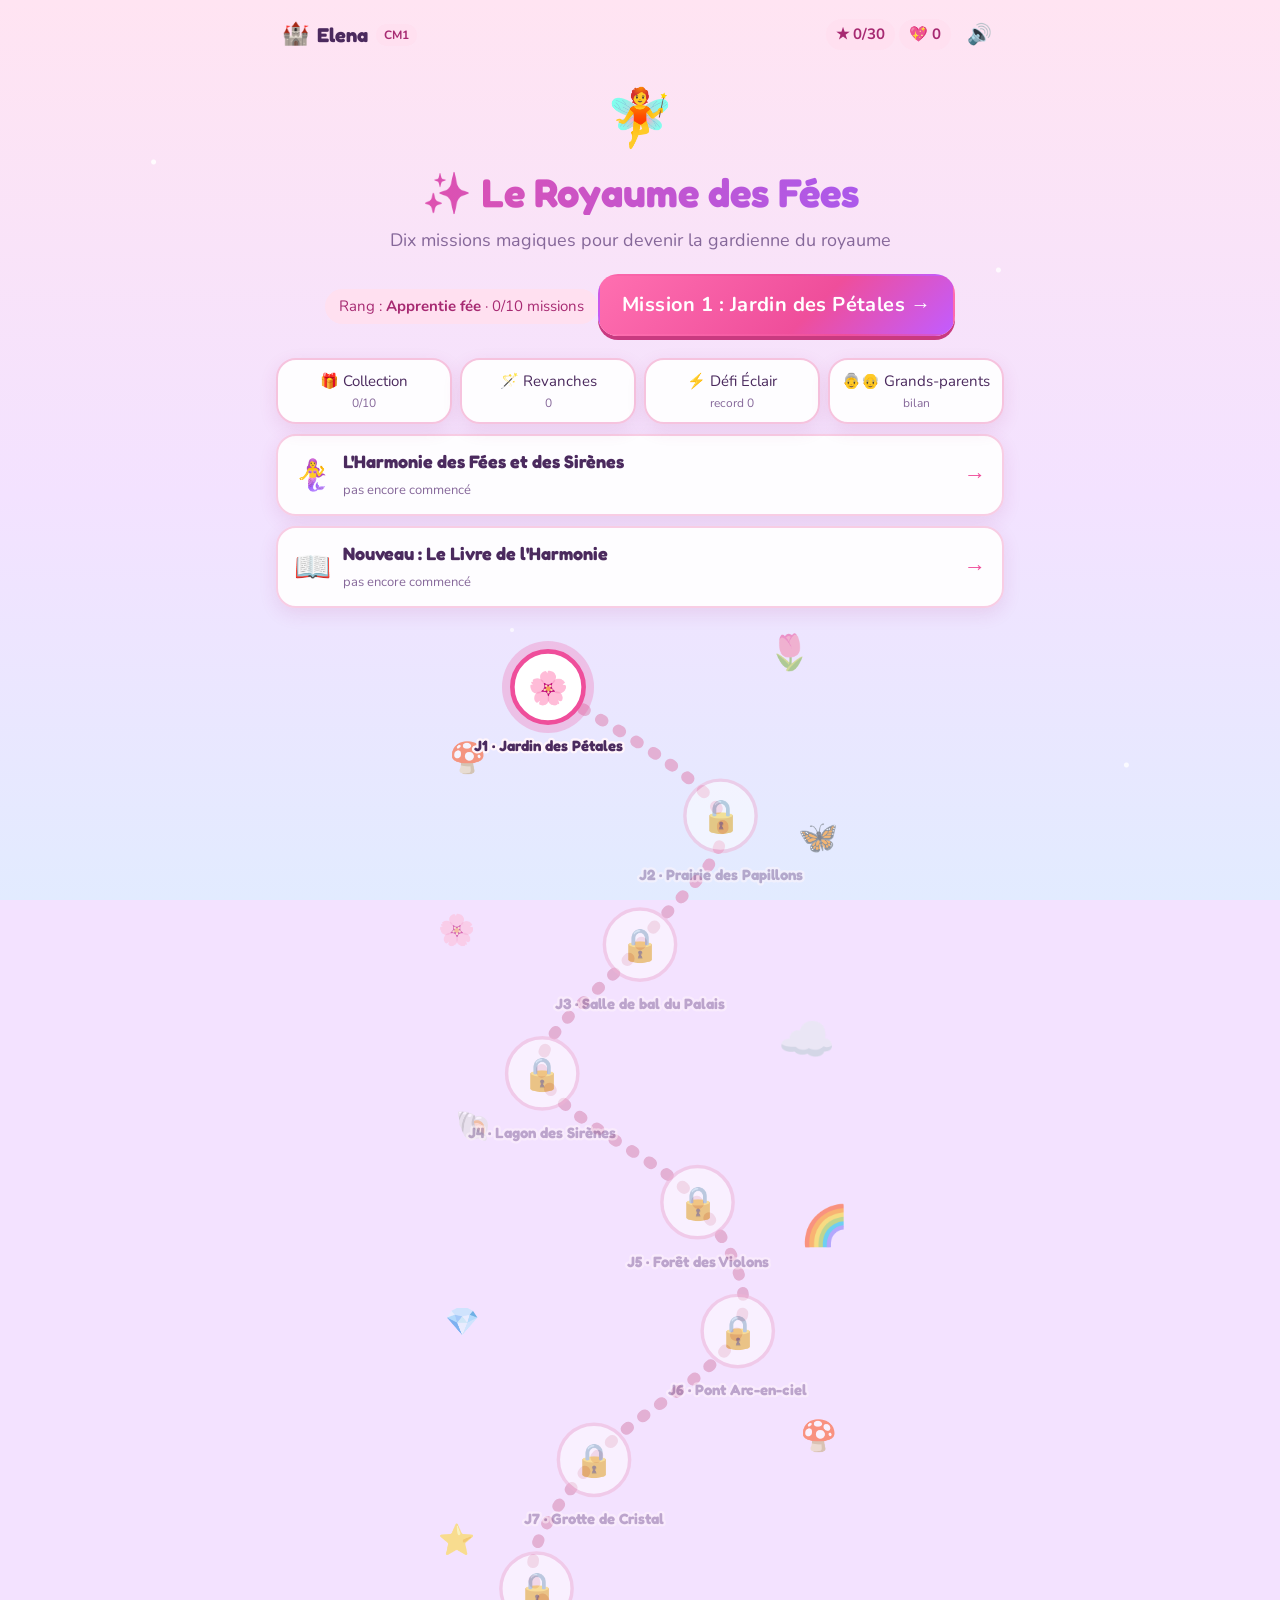
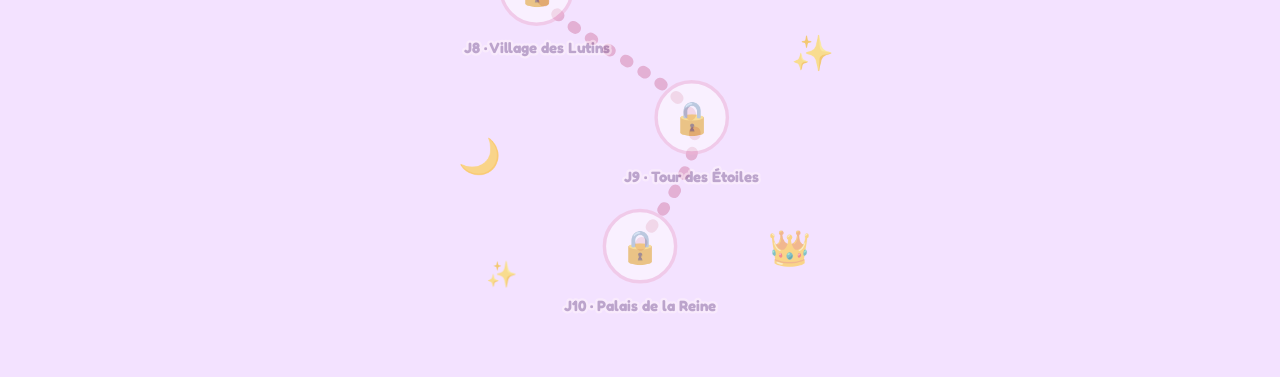
<file: elena.html>
<!doctype html>
<html lang="fr">
<head>
<meta charset="utf-8">
<meta name="viewport" content="width=device-width, initial-scale=1, viewport-fit=cover">
<title>Elena · Le Royaume des Fées (CM1)</title>
<link rel="preconnect" href="https://fonts.googleapis.com">
<link rel="stylesheet" href="https://fonts.googleapis.com/css2?family=Fredoka:wght@500;600;700&family=Nunito:wght@400;700&display=swap">
<style>
*{box-sizing:border-box}
html,body{margin:0;padding:0}
html{background:var(--bg-solid)}
body{background:var(--bg);background-attachment:fixed;color:var(--ink);font-family:var(--font-body);font-size:18px;line-height:1.5;min-height:100vh;-webkit-text-size-adjust:100%;-webkit-tap-highlight-color:transparent}
#app{max-width:760px;margin:0 auto;padding:10px 16px 48px}
h1,h2,h3{font-family:var(--font-head);margin:.2em 0 .3em;line-height:1.15;color:var(--title)}
h1{font-size:clamp(28px,6vw,40px)}
h2{font-size:clamp(24px,5vw,30px)}
h3{font-size:20px;margin-top:1.4em}
button{font:inherit;cursor:pointer;border:var(--btn-border);border-radius:var(--radius);padding:11px 16px;background:var(--btn);color:var(--ink);transition:transform .08s,background .2s,border-color .2s,opacity .2s;touch-action:manipulation}
button:active{transform:scale(.97)}
button:disabled{cursor:default}
button.primary{background:var(--accent);color:var(--on-accent);border-color:transparent;font-weight:700;box-shadow:var(--btn-shadow)}
button.big{font-size:20px;padding:14px 22px}
button.ghost{background:transparent;border-color:transparent;color:var(--muted)}
button.icon{padding:6px 10px;font-size:20px}
.muted{color:var(--muted)}.small{font-size:15px}.center{text-align:center}
.card{background:var(--card);border:var(--card-border);border-radius:var(--radius);box-shadow:var(--shadow);padding:20px}
.screen{animation:fadein .35s ease}
@keyframes fadein{from{opacity:0;transform:translateY(8px)}to{opacity:1;transform:none}}

/* barre du haut */
.topbar{display:flex;align-items:center;justify-content:space-between;gap:8px;margin-bottom:10px}
.brand{display:flex;align-items:center;gap:8px;color:var(--ink)!important;padding:6px 4px}
.brand b{font-family:var(--font-head);font-size:20px}
.bicon{font-size:22px}
.lvl{font-size:12px;padding:2px 8px;border-radius:99px;background:var(--chip);color:var(--chip-ink);font-weight:700}
.stats{display:flex;align-items:center;gap:4px;flex-wrap:nowrap;justify-content:flex-end}
@media (max-width:420px){.stat{font-size:13px;padding:3px 8px}.brand b{font-size:18px}.lvl{display:none}}
.stat{font-size:15px;padding:4px 10px;border-radius:99px;background:var(--chip);color:var(--chip-ink);font-weight:700;white-space:nowrap}

/* carte */
.hero{text-align:center;padding:8px 0 14px}
.hicon{font-size:56px;animation:float 3s ease-in-out infinite}
@keyframes float{50%{transform:translateY(-8px)}}
.tag{color:var(--muted);margin:.2em auto .8em;max-width:520px}
.rank{display:inline-block;margin-bottom:14px;padding:6px 14px;border-radius:99px;background:var(--chip);color:var(--chip-ink);font-size:15px}
.allDone{padding:12px;border-radius:var(--radius);background:var(--chip);color:var(--chip-ink)}
.menu{display:grid;grid-template-columns:repeat(4,1fr);gap:8px;margin:6px 0 10px}
.menu button{display:flex;flex-direction:column;align-items:center;gap:2px;font-size:15px;padding:10px 6px;background:var(--card);box-shadow:var(--shadow)}
.menu button span{font-size:12px;color:var(--muted)}
.menu button.has span{color:var(--bad);font-weight:700}
@media (max-width:560px){.menu{grid-template-columns:repeat(2,1fr)}}
.mapwrap{display:flex;justify-content:center}
svg.map{width:100%;max-width:460px;height:auto;overflow:visible}
.trail{fill:none;stroke:var(--trail);stroke-width:10;stroke-linecap:round;stroke-dasharray:2 16}
.trail.done{stroke:var(--accent);stroke-dasharray:none;stroke-width:6;opacity:.8}
.node .disc{fill:var(--node);stroke:var(--node-stroke);stroke-width:3}
.node .halo{fill:transparent}
.node .nicon{font-size:28px}
.node .nlabel{font-size:13px;fill:var(--ink);font-family:var(--font-head);font-weight:700;paint-order:stroke;stroke:var(--label-halo);stroke-width:4px;stroke-linejoin:round}
.node .nstars{font-size:16px;fill:var(--star);letter-spacing:2px;paint-order:stroke;stroke:var(--label-halo);stroke-width:3px}
.node[data-act]{cursor:pointer}
.node.done .disc{fill:var(--node-done);stroke:var(--accent)}
.node.locked{opacity:.5}
.node.locked .nlabel{fill:var(--muted)}
.node.next .halo{fill:var(--accent);opacity:.25;animation:pulse 1.6s ease-in-out infinite;transform-box:fill-box;transform-origin:center}
.node.next .disc{stroke:var(--accent);stroke-width:4}
@keyframes pulse{50%{transform:scale(1.25);opacity:.05}}
.deco{opacity:.55;pointer-events:none}

/* intro / fin */
.intro,.endcard{text-align:left}
.introicon{font-size:60px;text-align:center;line-height:1.1}
.kicker{text-align:center;text-transform:uppercase;letter-spacing:.12em;font-size:13px;color:var(--muted)}
.intro h2,.endcard h2{text-align:center}
.lead{font-size:19px}
.plan{list-style:none;padding:0;margin:14px 0}
.plan li{display:flex;justify-content:space-between;gap:10px;padding:10px 12px;border-bottom:1px solid var(--line)}
.plan li b{font-weight:400;color:var(--muted);font-size:15px;white-space:nowrap}
.reward{display:flex;align-items:center;gap:14px;margin:14px 0;padding:12px 16px;border-radius:var(--radius);background:var(--reward-bg);border:1px dashed var(--accent)}
.reward .ricon{font-size:40px}
.reward small{color:var(--muted)}
.reward.win{animation:pop .6s ease .9s both}
.rules{font-size:15px;padding:10px 14px;border-radius:var(--radius);background:var(--soft);margin:12px 0;color:var(--ink)}
.btns{display:flex;flex-wrap:wrap;gap:10px;justify-content:center;margin-top:16px}
.bigstars{text-align:center;font-size:64px;letter-spacing:8px;margin:6px 0}
.bigstars .st{color:var(--star-off);display:inline-block}
.bigstars .st.on{color:var(--star);animation:starin .5s cubic-bezier(.3,1.6,.5,1) both}
@keyframes starin{from{transform:scale(0) rotate(-90deg)}to{transform:none}}
@keyframes pop{0%{transform:scale(.6);opacity:0}70%{transform:scale(1.05)}100%{transform:none;opacity:1}}
table.mini{width:100%;border-collapse:collapse;margin-top:8px}
table.mini td{padding:7px 4px;border-bottom:1px solid var(--line)}
table.mini td:last-child{text-align:right;font-weight:700}
.final{margin:14px 0;padding:14px;border-radius:var(--radius);background:var(--accent);color:var(--on-accent);text-align:center;font-weight:700;animation:pop .6s ease both}

/* question */
.qtop{display:flex;align-items:center;gap:10px}
.prog{flex:1;height:12px;background:var(--track);border-radius:99px;overflow:hidden}
.bar{height:100%;background:var(--accent);border-radius:99px;transition:width .4s}
.qcount{font-size:15px;color:var(--muted);min-width:44px;text-align:right}
.hud{display:flex;align-items:center;justify-content:space-between;gap:8px;margin:10px 0}
.chip{padding:5px 12px;border-radius:99px;background:var(--chip);color:var(--chip-ink);font-size:15px;font-weight:700}
.combo{font-weight:700;color:var(--muted);font-size:15px}
.combo.hot{color:var(--hot);animation:pop .4s ease}
.pts{font-weight:700}
.secbanner{text-align:center;font-family:var(--font-head);font-size:20px;color:var(--title);margin:4px 0 12px;animation:pop .5s ease both}
.textcard{margin-bottom:12px;font-size:var(--text-size);line-height:1.65}
.textcard p{margin:6px 0 0}
.ttitle{font-family:var(--font-head);font-size:18px;color:var(--title)}
.sent{border-radius:4px;transition:background .3s,box-shadow .3s}
.sent.zone{background:var(--zone-bg);box-shadow:0 0 0 3px var(--zone-bg)}
.sent.okref{background:var(--good-bg);box-shadow:0 0 0 3px var(--good-bg)}
.qtext{font-size:20px;margin-bottom:14px}
.qtext.small{font-size:16px;color:var(--muted);margin-bottom:6px}
.big{display:inline-block;font-size:30px;font-weight:700;margin-top:6px;font-variant-numeric:tabular-nums;letter-spacing:.02em}
.sentence{font-size:23px;line-height:1.7;margin:6px 0 16px}
.blank{display:inline-block;min-width:74px;margin:0 6px;padding:0 6px;text-align:center;border-bottom:3px dashed var(--accent);color:var(--accent);font-weight:700}
.blank.zone{background:var(--zone-bg);border-bottom-style:solid;border-color:var(--zone);animation:glow 1.2s ease-in-out 3}
.blank.ok{color:var(--good);border-bottom:3px solid var(--good)}
.blank.reveal{color:var(--good);border-bottom:3px solid var(--good);background:var(--good-bg)}
@keyframes glow{50%{box-shadow:0 0 0 6px var(--zone-bg)}}
.choices{display:grid;grid-template-columns:1fr 1fr;gap:10px}
.choices.long{grid-template-columns:1fr}
.choices.row{display:flex;flex-wrap:wrap;justify-content:center}
.choices.row .choice{min-width:110px}
.choice{background:var(--choice);border:2px solid var(--choice-border);min-height:58px;font-size:19px;color:var(--ink);text-align:center;line-height:1.3}
.choice:hover:not(:disabled){border-color:var(--accent)}
.choice.wrong{border-color:var(--bad);background:var(--bad-bg);opacity:.6;text-decoration:line-through}
.choice.right,.choice.reveal{border-color:var(--good);background:var(--good-bg);opacity:1;text-decoration:none;font-weight:700}
.choice:disabled:not(.wrong):not(.right):not(.reveal){opacity:.55}
.frac{display:inline-flex;flex-direction:column;align-items:center;vertical-align:middle;line-height:1;font-weight:700;margin:0 2px}
.frac sup,.frac sub{font-size:.95em;vertical-align:baseline;position:static}
.frac span{display:block;width:100%;height:2px;background:currentColor;font-size:0;margin:2px 0}
.typeline{display:flex;align-items:center;gap:10px;flex-wrap:wrap;font-size:22px;margin:10px 0}
.pre,.post{font-size:21px}
input.ans{font:inherit;font-size:24px;padding:10px 14px;border-radius:var(--radius);border:2px solid var(--choice-border);background:var(--input);color:var(--ink);width:100%;max-width:300px;outline:none}
input.ans.num{max-width:220px;font-variant-numeric:tabular-nums;letter-spacing:.04em}
input.ans:focus{border-color:var(--accent)}
input.ans.ok{border-color:var(--good);background:var(--good-bg)}
input.ans::selection{background:var(--zone);color:#000}
.accents{display:flex;flex-wrap:wrap;gap:6px;margin:4px 0 6px}
.accents button{padding:6px 0;width:42px;font-size:19px;background:var(--choice);border:1px solid var(--choice-border)}
.sayrow{display:flex;flex-wrap:wrap;gap:8px;align-items:center;margin-bottom:6px}
.secret{display:none;font-weight:700;padding:4px 10px;border-radius:var(--radius);background:var(--soft)}
.secret.show{display:inline-block}
.dchoix .choice{text-align:left;padding-left:16px}
.choice mark{border-radius:4px;padding:0 3px;text-decoration:none}
.choice mark.err{background:var(--zone-bg);color:var(--bad);font-weight:700}
.choice mark.good{background:var(--good-bg);color:var(--good)}
.menu:has(button:nth-child(3):last-child){grid-template-columns:repeat(3,1fr)}
.frrow{display:flex;justify-content:flex-end;margin:0 0 8px}
.frbtn{font-size:15px;min-height:40px;padding:6px 12px}
.frt{display:none;color:var(--muted);font-size:.86em;font-style:italic;font-weight:400;margin-top:3px}
.fron .frt{display:block}
.fron .sent.bil{display:block;margin-bottom:10px}
@media(min-width:700px){.fron .sent.bil{display:grid;grid-template-columns:1fr 1fr;gap:16px}.fron .sent.bil .frt{margin-top:0}}
.actions{display:flex;justify-content:center;margin-top:14px}
.actions:empty{display:none}
.fb .msg{margin-top:14px;padding:12px 14px;border-radius:var(--radius);animation:pop .35s ease both;font-size:18px}
.fb .good{background:var(--good-bg);border-left:5px solid var(--good)}
.fb .zonemsg{background:var(--zone-bg);border-left:5px solid var(--zone)}
.fb .answer{background:var(--bad-bg);border-left:5px solid var(--bad)}
.fb .info{background:var(--soft)}
.exp{margin-top:6px;font-size:16px;color:var(--ink);opacity:.9}
.hint{margin-top:6px;font-size:16px;font-style:italic}
.yours{margin:6px 0;font-size:20px}
.word{font-size:22px;font-weight:700;letter-spacing:.03em}
.numshow{font-size:24px;font-weight:700;font-variant-numeric:tabular-nums;letter-spacing:.05em}
mark.err{background:var(--bad);color:#fff;padding:0 3px;border-radius:4px}
mark.miss{background:var(--bad);color:#fff;padding:0 2px;border-radius:4px;font-size:.7em;vertical-align:super}
mark.good{background:var(--good);color:#fff;padding:0 3px;border-radius:4px}
.zonetag{background:var(--zone);color:#1a1a1a;padding:0 5px;border-radius:4px;font-weight:700}
.bigans{font-size:24px}
.shake{animation:shake .4s ease}
@keyframes shake{20%,60%{transform:translateX(-6px)}40%,80%{transform:translateX(6px)}}
.comp{display:flex;align-items:flex-end;gap:10px;margin-top:16px}
.avatar{font-size:46px;line-height:1;animation:float 3.5s ease-in-out infinite}
.bubble{flex:1;background:var(--card);border:var(--card-border);border-radius:16px 16px 16px 4px;padding:10px 14px;font-size:16px;box-shadow:var(--shadow)}
.bubble.pop{animation:pop .35s ease}
.particle{position:fixed;z-index:60;pointer-events:none;font-size:26px;animation:fly 1.5s cubic-bezier(.2,.7,.4,1) forwards}
@keyframes fly{0%{transform:translate(-50%,-50%) scale(.4);opacity:1}100%{transform:translate(calc(var(--dx) - 50%),calc(var(--dy) - 50%)) scale(1.15) rotate(var(--rot));opacity:0}}

/* collection */
.coll{display:grid;grid-template-columns:repeat(5,1fr);gap:10px;margin:16px 0}
@media (max-width:560px){.coll{grid-template-columns:repeat(2,1fr)}}
.item{text-align:center;padding:12px 6px;border-radius:var(--radius);background:var(--soft);border:2px dashed var(--line);opacity:.6}
.item.got{opacity:1;border:2px solid var(--accent);background:var(--reward-bg)}
.iicon{font-size:40px}
.iname{font-size:14px;font-weight:700}
.istars{color:var(--star);font-size:14px}
.ranks{display:flex;flex-wrap:wrap;gap:8px;justify-content:center;margin:8px 0}
.ranks span{padding:6px 12px;border-radius:99px;background:var(--soft);color:var(--muted);font-size:14px;display:flex;flex-direction:column;align-items:center}
.ranks span.on{background:var(--accent);color:var(--on-accent)}
.ranks small{font-size:11px;opacity:.8}

/* éclair */
.eclair{max-width:420px;margin:0 auto}
.ectop{display:flex;justify-content:space-between;font-size:20px}
.ectime{height:10px;border-radius:99px;background:var(--track);overflow:hidden;margin:8px 0 14px}
.ectime div{height:100%;width:100%;background:var(--accent);transition:width 1s linear}
.ecq{font-size:44px;font-weight:700;font-variant-numeric:tabular-nums}
.ecin{font-size:40px;min-height:60px;margin:6px auto 12px;padding:4px;border-bottom:3px solid var(--accent);width:160px;font-variant-numeric:tabular-nums}
.ecin.good{color:var(--good);border-color:var(--good)}
.ecin.bad{color:var(--bad);border-color:var(--bad)}
.keypad{display:grid;grid-template-columns:repeat(3,1fr);gap:8px}
.keypad button{font-size:26px;padding:14px 0;background:var(--choice);border:1px solid var(--choice-border)}
.keypad button.primary{background:var(--accent)}

/* chrono des tables, pavé numérique, lien vers l'autre jeu */
.qtimer{position:relative;height:30px;border-radius:99px;background:var(--track);overflow:hidden;margin-bottom:14px}
.qtbar{position:absolute;inset:0 auto 0 0;width:100%;background:var(--accent);transition:width .1s linear}
.qtimer.low .qtbar{background:var(--bad)}
.qtimer span{position:relative;display:block;text-align:center;line-height:30px;font-weight:700;color:var(--ink);font-variant-numeric:tabular-nums}
.qtimer.low span{animation:pop .4s ease infinite alternate}
.padin{font-size:40px;min-height:60px;margin:0 auto 12px;padding:4px;border-bottom:3px solid var(--accent);width:160px;text-align:center;font-variant-numeric:tabular-nums}
.padin.good{color:var(--good);border-color:var(--good)}
.padin.bad{color:var(--bad);border-color:var(--bad)}
.padin.reveal{color:var(--good);border-color:var(--good);background:var(--good-bg)}
.qpad{max-width:360px;margin:0 auto}
.timerinfo{text-align:center;font-size:16px;padding:8px 12px;border-radius:var(--radius);background:var(--soft)}
a.sibling{display:flex;align-items:center;gap:12px;margin:0 0 10px;padding:12px 16px;border-radius:var(--radius);background:var(--card);border:var(--card-border);box-shadow:var(--shadow);color:var(--ink);text-decoration:none}
a.sibling b{display:block;font-family:var(--font-head)}
a.sibling small{color:var(--muted);font-size:13px}
a.sibling .sicon{font-size:30px}
a.sibling .sgo{margin-left:auto;font-size:22px;color:var(--accent)}
/* grands-parents */
.parents p{font-size:16px}
.tip{padding:10px 14px;border-radius:var(--radius);background:var(--soft)}
.tblwrap{overflow-x:auto}
table.res{width:100%;border-collapse:collapse;font-size:15px}
table.res th,table.res td{padding:7px 6px;border-bottom:1px solid var(--line);text-align:center;vertical-align:top}
table.res td:nth-child(2){text-align:left}
table.res tr.off td{color:var(--muted)}
table.res .stars{color:var(--star);white-space:nowrap}
.aggs{display:flex;flex-wrap:wrap;gap:8px;margin-top:10px}
.aggs span{padding:6px 12px;border-radius:99px;background:var(--soft);font-size:15px}
.misslist,.planlist{padding-left:18px;font-size:15px}
.misslist li,.planlist li{margin:6px 0}
.tagd{display:inline-block;font-size:12px;padding:1px 8px;border-radius:99px;background:var(--chip);color:var(--chip-ink);font-weight:700}
.danger{margin-top:18px;font-size:15px}
.danger summary{cursor:pointer;color:var(--muted)}
.danger button{background:var(--bad);color:#fff;border-color:transparent}
:root{
--bg-solid:#f3e2ff;
--bg:radial-gradient(circle at 12% 18%,rgba(255,255,255,.9) 0 2px,transparent 3px),radial-gradient(circle at 78% 30%,rgba(255,255,255,.8) 0 2px,transparent 3px),radial-gradient(circle at 40% 70%,rgba(255,255,255,.7) 0 1.5px,transparent 2.5px),radial-gradient(circle at 88% 85%,rgba(255,255,255,.8) 0 2px,transparent 3px),linear-gradient(180deg,#ffe4f2 0%,#f3e2ff 55%,#e2ebff 100%);
--ink:#4b2a5e;--title:#b0307a;--muted:#86689a;
--card:rgba(255,255,255,.94);--card-border:2px solid #f8cde4;--radius:20px;--shadow:0 6px 18px rgba(176,48,122,.12);
--accent:#ef4e9b;--on-accent:#fff;--btn:#fff;--btn-border:2px solid #f6c3de;--btn-shadow:0 4px 0 #c93a80;
--chip:#ffe0f0;--chip-ink:#a72a72;
--good:#1f9a66;--good-bg:#d9f6e8;--bad:#e23d64;--bad-bg:#ffe1e8;--zone:#ffc23d;--zone-bg:#fff0c2;
--choice:#fff;--choice-border:#efc6e1;--input:#fff;--track:#f7d6ea;--trail:#e3b0d4;--node:#fff;--node-stroke:#efb3d5;--node-done:#ffe3f1;
--star:#f5a800;--star-off:#ead3e3;--label-halo:#fff5fb;--reward-bg:#fff3fa;--soft:#fbedf6;--line:#f1d9e8;--hot:#ff5f1f;--text-size:20px;
--font-head:'Fredoka','Baloo 2','Trebuchet MS',sans-serif;--font-body:'Nunito','Trebuchet MS','Segoe UI',sans-serif;
}
h1{background:linear-gradient(90deg,#ef4e9b,#9b5cff);-webkit-background-clip:text;background-clip:text;color:transparent}
.hero h1::before{content:' ✨ ';-webkit-text-fill-color:initial}
button.primary{background:linear-gradient(135deg,#ff6fb0,#ef4e9b 60%,#c25cff)}
.node.done .disc{stroke-width:4}
.choice{border-radius:16px}
.bubble{border-radius:20px 20px 20px 4px}
.intro h2::after,.endcard h2::after{content:'🌸 ✦ 🌸';display:block;font-size:14px;margin-top:4px;letter-spacing:4px}

</style>
</head>
<body>
<div id="app"></div>
<noscript>Ce jeu a besoin de JavaScript pour fonctionner.</noscript>
<script>
var CFG = {
  id: 'elena', name: 'Elena', level: 'CM1',
  title: 'Le Royaume des Fées',
  tagline: 'Dix missions magiques pour devenir la gardienne du royaume',
  homeIcon: '🏰', revIcon: '🪄', collTitle: 'Le coffre à trésors',
  comp: { name: 'Pétale', icon: '🧚' },
  siblings: [{ href: 'elena-harmonie.html', key: 'revision-elena2-v1', icon: '🧜‍♀️', label: "L'Harmonie des Fées et des Sirènes" }, { href: 'elena-livre.html', key: 'revision-elena3-v1', icon: '📖', label: "Nouveau : Le Livre de l'Harmonie" }],
  icons: { ortho: '✏️', calc: '🔢', lect: '📚', points: '💖' },
  sec: { ortho: 'Orthographe', calc: 'Calcul', lect: 'Lecture' },
  ranks: [{ min: 0, name: 'Apprentie fée' }, { min: 3, name: 'Fée des fleurs' }, { min: 6, name: 'Fée des étoiles' }, { min: 10, name: 'Gardienne du royaume' }],
  mapX: [120, 270, 200, 115, 250, 285, 160, 110, 245, 200],
  deco: [[330, 1100, '🌷', 30], [50, 1010, '🍄', 26], [355, 940, '🦋', 28], [40, 860, '🌸', 26], [345, 760, '☁️', 40], [55, 690, '🐚', 26], [360, 600, '🌈', 34], [45, 520, '💎', 24], [355, 420, '🍄', 26], [40, 330, '⭐', 26], [350, 230, '✨', 30], [60, 140, '🌙', 30], [330, 60, '👑', 30], [80, 40, '✨', 22]],
  particles: ['✨', '💖', '⭐', '🌸', '🦋', '💫'],
  sounds: { type: 'sine', ok: [784, 988, 1319], ok2: [659, 784], wrong: [330, 262], win: [523, 659, 784, 1047, 1319] },
  lines: {
    hello: ['Coucou Elena ! Prête pour une mission magique ? ✨', 'Bonjour princesse ! Le royaume compte sur toi aujourd\'hui 🌸', 'C\'est parti ! Je saupoudre un peu de poussière de fée sur ton crayon ✨'],
    idle: ['Prends ton temps 🌸', 'Tu peux y arriver !', 'Lis bien la consigne, c\'est la moitié du travail.', 'Je crois en toi ✨', 'Respire, comme avant un plongeon.'],
    sec: { calc: 'Place aux nombres ! Tu peux prendre un brouillon pour poser les opérations.', lect: 'Lis tout le texte une première fois avant de répondre 📚' },
    ok: ['Bravo ! ✨', 'Magique !', 'Super, tu brilles !', 'Parfait, comme une vraie fée !', 'Oui ! Ma baguette scintille !', 'Exactement ! 💖', 'Quelle championne !'],
    ok2: ['Bien rattrapé ! 🌸', 'Tu as trouvé ! Bravo de ne pas avoir abandonné.', 'Voilà ! Deuxième essai réussi.'],
    wrong1: ['Presque ! Regarde bien la zone qui brille.', 'Oups, petite erreur. Je t\'ai montré où chercher.', 'Essaie encore : l\'erreur se cache dans la partie colorée.'],
    wrong2: ['Pas grave ! Voici la réponse, retiens-la bien.', 'On apprend en se trompant. Regarde la bonne réponse 🌸', 'Ce n\'est pas grave, cette question reviendra dans tes Revanches.'],
    combo: ['Série magique de 5 ! 🔥', 'Tu es en feu, princesse !', 'Incroyable série ! Les fées applaudissent !'],
    end3: ['Trois étoiles ! Tu es une vraie fée savante ! 👑', 'Trois étoiles ! Tout le royaume danse pour toi !'],
    end2: ['Deux étoiles, très beau travail ! 💖', 'Deux belles étoiles ! Encore un petit effort et c\'est la troisième.'],
    end1: ['Mission réussie ! La prochaine fois, vise plus d\'étoiles ✨', 'Bravo d\'être allée jusqu\'au bout ! Les Revanches t\'aideront.'],
    final: '👑 Tu as traversé les dix contrées ! Elena devient officiellement Gardienne du Royaume des Fées. Montre vite ta couronne à tes grands-parents !',
    allDone: '👑 Les dix missions sont accomplies ! Rejoue pour décrocher toutes les étoiles, ou prends tes revanches.',
    revIntro: 'Les questions ratées t\'attendent ici. Réussis-les du premier coup pour les faire disparaître !',
    revEmpty: 'Aucune revanche à prendre : tout est réussi ! ✨',
    record: '🏆 Nouveau record ! Même la Reine des fées n\'est pas aussi rapide.'
  }
};

var DATA = { days: [
/* ---------------- JOUR 1 ---------------- */
{
  place: 'Jardin des Pétales', icon: '🌸', reward: { icon: '🌹', name: 'La Rose enchantée' },
  focus: 'a / à, et / est, être et avoir au présent · nombres jusqu\'à 99 999 · addition',
  intro: 'Les fleurs du jardin se sont endormies. Pour les réveiller, il faut résoudre les énigmes de Pétale !',
  ortho: [
    { t: 'fill', s: 'Elena ___ un violon tout neuf.', c: ['a', 'à'], a: 0, z: 'Remplace par « avait » : « Elena avait un violon ». Est-ce que ça marche ?', e: 'On peut dire « Elena avait un violon » : c\'est le verbe avoir, donc « a » sans accent.' },
    { t: 'fill', s: 'Le mercredi, elle va ___ la piscine.', c: ['à', 'a'], a: 0, z: 'Remplace par « avait » : « elle va avait la piscine » ? Ça ne veut rien dire...', e: 'On ne peut pas dire « avait » : c\'est le petit mot « à », avec un accent.' },
    { t: 'fill', s: 'La petite fée ___ très gentille.', c: ['est', 'et'], a: 0, z: 'Remplace par « était » : « la petite fée était très gentille ».', e: 'On peut dire « était » : c\'est le verbe être, donc « est ».' },
    { t: 'fill', s: 'Elena danse ___ chante avec ses amies.', c: ['et', 'est'], a: 0, z: 'Remplace par « et puis » : « Elena danse et puis chante ».', e: 'On peut dire « et puis » : c\'est le mot qui relie, « et ».' },
    { t: 'type', q: 'Conjugue le verbe <b>être</b> au présent.', pre: 'Nous', post: 'à la piscine.', a: ['sommes'], e: 'Être au présent : je suis, tu es, il est, nous sommes, vous êtes, ils sont.' },
    { t: 'type', q: 'Conjugue le verbe <b>avoir</b> au présent.', pre: 'Tu', post: 'un tutu rose.', a: ['as'], e: 'Avoir au présent : j\'ai, tu as, il a, nous avons, vous avez, ils ont.' }
  ],
  calc: {
    gen: [['place', 5], ['words', 5], ['add', 4, 3]],
    probs: [
      { t: 'num', q: 'Elena nage <b>4 longueurs</b> de <b>25 m</b>. Combien de mètres nage-t-elle en tout ?', a: 100, unit: 'm', chk: '4*25', z: 'Une longueur fait 25 m. Combien font 4 fois 25 ?', e: '4 × 25 = 100. Elena nage 100 m.' },
      { t: 'num', q: 'La Reine des fées a <b>1 250</b> pétales magiques. Elle en donne <b>380</b> aux lutins. Combien lui en reste-t-il ?', a: 870, chk: '1250-380', z: 'Elle en donne : il faut enlever, donc faire une soustraction.', e: '1 250 − 380 = 870. Il lui reste 870 pétales.' }
    ]
  },
  lect: {
    title: 'Le violon de la fée',
    s: ['Dans le Jardin des Pétales vivait une petite fée nommée Lila.', 'Chaque matin, elle jouait du violon pour réveiller les fleurs.', 'Mais un jour, une corde de son violon se cassa.', 'Les fleurs restèrent fermées et le jardin devint tout gris.', 'Lila partit alors chercher un fil d\'or chez l\'araignée Mirabelle, qui tissait les plus beaux fils du royaume.', 'Avec ce fil, elle répara son violon et joua sa plus belle mélodie.', 'Aussitôt, les fleurs s\'ouvrirent en riant.'],
    qs: [
      { q: 'Pourquoi Lila joue-t-elle du violon chaque matin ?', c: ['Pour réveiller les fleurs', 'Pour faire danser les lutins', 'Pour apprendre une chanson', 'Pour appeler la Reine'], a: 0, r: [1], e: 'Le texte dit qu\'elle joue « pour réveiller les fleurs ».' },
      { q: 'Que se passe-t-il quand la corde casse ?', c: ['Le jardin devient tout gris', 'Lila pleure toute la journée', 'Les lutins se fâchent', 'Il se met à pleuvoir'], a: 0, r: [3], e: 'Les fleurs restent fermées et le jardin devient gris.' },
      { q: 'Pourquoi Lila va-t-elle voir l\'araignée Mirabelle ?', c: ['Parce qu\'elle fabrique de très beaux fils', 'Parce qu\'elle joue aussi du violon', 'Parce que c\'est sa sœur', 'Parce qu\'elle a peur d\'elle'], a: 0, r: [4], e: 'Mirabelle tisse les plus beaux fils du royaume : il faut un fil pour remplacer la corde.' }
    ]
  }
},
/* ---------------- JOUR 2 ---------------- */
{
  place: 'Prairie des Papillons', icon: '🦋', reward: { icon: '🦋', name: 'Le Papillon de lumière' },
  focus: 'son / sont, on / ont, accord sujet-verbe · comparer des nombres · soustraction · tables 2 à 5',
  intro: 'Aujourd\'hui, c\'est la grande course des papillons. Pétale a besoin de toi pour compter les points !',
  ortho: [
    { t: 'fill', s: 'Elena range ___ tutu dans son sac.', c: ['son', 'sont'], a: 0, z: 'Remplace par « mon » : « Elena range mon tutu ». Ou par « étaient » ?', e: 'On peut dire « mon tutu » : c\'est le petit mot devant le nom, « son ».' },
    { t: 'fill', s: 'Les fées ___ cachées dans les fleurs.', c: ['sont', 'son'], a: 0, z: 'Remplace par « étaient » : « les fées étaient cachées ».', e: 'On peut dire « étaient » : c\'est le verbe être, « sont ».' },
    { t: 'fill', s: 'Les lutins ___ perdu leur chapeau.', c: ['ont', 'on'], a: 0, z: 'Remplace par « avaient » : « les lutins avaient perdu ».', e: 'On peut dire « avaient » : c\'est le verbe avoir, « ont ».' },
    { t: 'fill', s: 'Le mercredi, ___ va à la piscine.', c: ['on', 'ont'], a: 0, z: 'Remplace par « il » : « le mercredi, il va à la piscine ».', e: 'On peut dire « il » : c\'est le pronom « on ».' },
    { t: 'fill', s: 'Les danseuses ___ sur la scène.', c: ['tournent', 'tourne', 'tournes'], a: 0, z: 'Qui tourne ? « Les danseuses » : le sujet est au pluriel.', e: 'Le sujet « les danseuses » est au pluriel (elles) : le verbe se termine par -ent.' },
    { t: 'fill', s: 'Tu ___ ton violon tous les jours.', c: ['accordes', 'accorde', 'accordent'], a: 0, z: 'Regarde le sujet : « tu ». Quelle lettre met-on à la fin du verbe avec « tu » ?', e: 'Avec « tu », le verbe se termine toujours par un -s : tu accordes.' }
  ],
  calc: {
    gen: [['compare', 5], ['sub', 4, 3], ['table', [2, 3, 4, 5]]],
    probs: [
      { t: 'num', q: 'Le cours de violon d\'Elena dure <b>45 minutes</b>. Elle a déjà joué <b>28 minutes</b>. Combien de minutes reste-t-il ?', a: 17, unit: 'min', chk: '45-28', z: 'Il faut chercher ce qui reste : c\'est une soustraction.', e: '45 − 28 = 17. Il reste 17 minutes.' },
      { t: 'num', q: 'Dans la prairie, il y a <b>6 groupes</b> de <b>8 papillons</b>. Combien de papillons en tout ?', a: 48, chk: '6*8', z: '6 groupes de 8, c\'est 6 fois 8.', e: '6 × 8 = 48 papillons.' }
    ]
  },
  lect: {
    title: 'La course des papillons',
    s: ['Ce matin, la Prairie des Papillons organise une grande course.', 'Bleuet, le plus petit des papillons, a très envie de gagner.', 'Ses amis se moquent de lui : « Tes ailes sont bien trop petites ! »', 'Au départ, Bleuet est le dernier.', 'Mais le vent se lève et pousse les grands papillons dans les ronces.', 'Bleuet, lui, vole tout près de l\'herbe, là où le vent ne souffle pas.', 'Il passe la ligne d\'arrivée en premier, sous les applaudissements des fées.'],
    qs: [
      { q: 'Pourquoi les amis de Bleuet se moquent-ils de lui ?', c: ['Ses ailes sont petites', 'Il vole trop lentement le matin', 'Il ne sait pas compter', 'Il arrive toujours en retard'], a: 0, r: [2], e: 'Ils lui disent que ses ailes sont trop petites.' },
      { q: 'Que fait le vent pendant la course ?', c: ['Il pousse les grands papillons dans les ronces', 'Il fait tomber la pluie', 'Il aide Bleuet à voler plus haut', 'Il arrête la course'], a: 0, r: [4], e: 'Le vent pousse les grands papillons dans les ronces.' },
      { q: 'Pourquoi Bleuet gagne-t-il la course ?', c: ['Il vole près de l\'herbe, à l\'abri du vent', 'Il est plus rapide que tous les autres', 'Les fées le portent', 'Les autres papillons s\'endorment'], a: 0, r: [5], e: 'En volant près de l\'herbe, il est protégé du vent. Être petit est devenu un avantage !' }
    ]
  }
},
/* ---------------- JOUR 3 ---------------- */
{
  place: 'Salle de bal du Palais', icon: '🩰', reward: { icon: '🩰', name: 'Les Chaussons de bal' },
  focus: 'pluriel des noms (-s, -x, -al/-aux, -eau, -ou) · nombres jusqu\'à 999 999 · tables de 6 et 7',
  intro: 'Le grand bal commence ce soir ! Mais les invitations sont pleines de fautes. À toi de jouer.',
  ortho: [
    { t: 'type', q: 'Écris au pluriel.', pre: 'un château → des', a: ['châteaux'], e: 'Les noms en -eau prennent un x au pluriel : des châteaux, des gâteaux.' },
    { t: 'type', q: 'Écris au pluriel.', pre: 'un cheval → des', a: ['chevaux'], e: 'La plupart des noms en -al font leur pluriel en -aux : des chevaux, des journaux.' },
    { t: 'type', q: 'Écris au pluriel.', pre: 'un bijou → des', a: ['bijoux'], e: 'Bijou fait partie des 7 noms en -ou qui prennent un x : bijou, caillou, chou, genou, hibou, joujou, pou.' },
    { t: 'type', q: 'Écris au pluriel.', pre: 'un trou → des', a: ['trous'], e: 'La plupart des noms en -ou prennent un s : des trous, des clous... sauf les 7 exceptions (bijou, caillou, chou, genou, hibou, joujou, pou).' },
    { t: 'type', q: 'Écris au pluriel.', pre: 'une fée → des', a: ['fées'], e: 'En général, on ajoute un s au pluriel : des fées.' },
    { t: 'fill', s: 'Les longs ___ de la Reine brillent au soleil.', c: ['cheveux', 'cheveus', 'cheveu'], a: 0, z: 'Les noms en -eu prennent-ils un s ou un x au pluriel ?', e: 'Les noms en -eu prennent un x au pluriel : des cheveux, des jeux.' }
  ],
  calc: {
    gen: [['place', 6], ['words', 6], ['table', [6, 7]]],
    probs: [
      { t: 'num', q: 'Pour le bal, <b>7 fées</b> préparent chacune <b>9 colliers</b>. Combien de colliers en tout ?', a: 63, chk: '7*9', z: '7 fées qui font 9 colliers chacune : 7 fois 9.', e: '7 × 9 = 63 colliers.' },
      { t: 'num', q: 'La tour du palais mesure <b>1 340 m</b>. La tour des étoiles mesure <b>875 m</b>. Quelle est la différence de hauteur ?', a: 465, unit: 'm', chk: '1340-875', z: 'Une différence, c\'est une soustraction : le plus grand moins le plus petit.', e: '1 340 − 875 = 465 m.' }
    ]
  },
  lect: {
    title: 'Le bal du palais',
    s: ['Ce soir, la Salle de bal du Palais brille de mille bougies.', 'Elena, la petite danseuse, enfile ses chaussons roses.', 'Elle a un peu peur, car c\'est la première fois qu\'elle danse devant la Reine.', 'Son professeur lui murmure : « Respire, souris et écoute la musique. »', 'Dès les premières notes, Elena oublie sa peur et tourne comme une plume.', 'À la fin, la Reine se lève et applaudit la première.'],
    qs: [
      { q: 'Pourquoi Elena a-t-elle un peu peur ?', c: ['C\'est la première fois qu\'elle danse devant la Reine', 'Elle a perdu ses chaussons', 'La salle est trop sombre', 'Elle ne connaît pas la musique'], a: 0, r: [2], e: 'Le texte dit : « c\'est la première fois qu\'elle danse devant la Reine ».' },
      { q: 'Quel conseil lui donne son professeur ?', c: ['Respirer, sourire et écouter la musique', 'Danser plus vite que les autres', 'Fermer les yeux', 'Saluer la Reine avant de danser'], a: 0, r: [3], e: 'Il lui murmure : respire, souris et écoute la musique.' },
      { q: 'Que veut dire « tourner comme une plume » ?', c: ['Tourner avec beaucoup de légèreté', 'Tourner en tombant', 'Tourner très lentement', 'Tourner en écrivant'], a: 0, r: [4], e: 'Une plume est très légère : Elena danse avec légèreté.' }
    ]
  }
},
/* ---------------- JOUR 4 ---------------- */
{
  place: 'Lagon des Sirènes', icon: '🐚', reward: { icon: '🐚', name: 'Le Coquillage de sirène' },
  focus: 'présent des verbes en -er (nager, commencer...) · × 10, 100, 1 000 · addition de 3 nombres · tables de 8 et 9',
  intro: 'Plouf ! Les sirènes du lagon ont perdu un collier. Nage avec elles pour le retrouver.',
  ortho: [
    { t: 'type', q: 'Conjugue au présent.', pre: 'nous (nager) → nous', a: ['nageons'], e: 'Avec les verbes en -ger, on garde le e devant -ons : nous nageons, nous mangeons.' },
    { t: 'type', q: 'Conjugue au présent.', pre: 'je (danser) → je', a: ['danse'], e: 'Verbes en -er avec « je » : -e. Je danse.' },
    { t: 'type', q: 'Conjugue au présent.', pre: 'vous (jouer) → vous', a: ['jouez'], e: 'Avec « vous », la terminaison est -ez : vous jouez.' },
    { t: 'type', q: 'Conjugue au présent.', pre: 'nous (commencer) → nous', a: ['commençons'], e: 'Devant -ons, le c prend une cédille pour garder le son [s] : nous commençons.' },
    { t: 'type', q: 'Conjugue au présent.', pre: 'elles (chanter) → elles', a: ['chantent'], e: 'Avec « ils » ou « elles », la terminaison est -ent : elles chantent.' },
    { t: 'type', q: 'Conjugue au présent.', pre: 'tu (plonger) → tu', a: ['plonges'], e: 'Avec « tu », la terminaison est -es : tu plonges.' }
  ],
  calc: {
    gen: [['x10'], ['add3', 3], ['table', [8, 9]]],
    probs: [
      { t: 'num', q: 'Une sirène ramasse <b>125 perles</b> par jour. Combien en ramasse-t-elle en <b>4 jours</b> ?', a: 500, chk: '125*4', z: '125 perles, 4 fois de suite.', e: '125 × 4 = 500 perles.' },
      { t: 'num', q: 'À l\'entraînement, Elena nage <b>50 m</b> en crawl, puis <b>25 m</b> en dos, puis <b>50 m</b> en brasse. Combien de mètres a-t-elle nagé ?', a: 125, unit: 'm', chk: '50+25+50', z: 'Il faut tout rassembler : une addition.', e: '50 + 25 + 50 = 125 m.' }
    ]
  },
  lect: {
    title: 'La sirène et le collier',
    s: ['Au fond du Lagon des Sirènes vivait Maëlle, une sirène qui nageait plus vite que les dauphins.', 'Un matin, elle découvrit que son collier de perles avait disparu.', 'Elle chercha sous les rochers, dans les algues et même dans le coffre d\'un vieux bateau.', 'Soudain, elle aperçut un reflet brillant près d\'un crabe qui avait l\'air très fier.', 'Le crabe portait le collier autour de sa pince !', 'Maëlle éclata de rire et lui proposa un échange : le collier contre un joli coquillage.', 'Depuis ce jour, le crabe et la sirène sont les meilleurs amis du lagon.'],
    qs: [
      { q: 'Où Maëlle cherche-t-elle son collier ?', c: ['Sous les rochers, dans les algues et dans un vieux bateau', 'Sur la plage', 'Dans le château de la Reine', 'Dans la grotte des lutins'], a: 0, r: [2], e: 'Elle cherche sous les rochers, dans les algues et dans le coffre d\'un vieux bateau.' },
      { q: 'Qui avait pris le collier ?', c: ['Un crabe', 'Un dauphin', 'Une autre sirène', 'Un lutin'], a: 0, r: [3, 4], e: 'C\'est le crabe : il le portait autour de sa pince.' },
      { q: 'Comment Maëlle récupère-t-elle son collier ?', c: ['Elle propose un échange au crabe', 'Elle se fâche contre le crabe', 'Elle appelle les dauphins', 'Elle le reprend pendant qu\'il dort'], a: 0, r: [5], e: 'Elle échange le collier contre un joli coquillage.' }
    ]
  }
},
/* ---------------- JOUR 5 ---------------- */
{
  place: 'Forêt des Violons', icon: '🎻', reward: { icon: '🎻', name: 'Le Violon d\'argent' },
  focus: 'm devant m, b, p · c / ç · g / ge · soustraction · doubles et moitiés',
  intro: 'Dans cette forêt, les arbres chantent. Mais l\'un d\'eux est devenu muet... Mène l\'enquête !',
  ortho: [
    { t: 'fill', s: 'La fée se cache dans l\'___bre du grand chêne.', c: ['om', 'on'], a: 0, z: 'Regarde la lettre juste après le trou : un b. Quelle règle s\'applique devant m, b, p ?', e: 'Devant m, b, p, on écrit m au lieu de n : une ombre.' },
    { t: 'fill', s: 'Le prince porte un ___teau bleu.', c: ['man', 'mam'], a: 0, z: 'La lettre suivante est un t. La règle du m ne marche que devant m, b, p.', e: 'Devant t, on garde le n : un manteau.' },
    { t: 'fill', s: 'Le lutin joue du ___bour.', c: ['tam', 'tan'], a: 0, z: 'Regarde la lettre juste après : un b.', e: 'Devant b, on écrit m : un tambour.' },
    { t: 'fill', s: 'Le gar___on nage très vite.', c: ['ç', 'c'], a: 0, z: 'Quelle lettre vient après ? Un o. Comment garder le son [s] devant o ?', e: 'Devant a, o, u, on ajoute une cédille pour faire le son [s] : un garçon.' },
    { t: 'fill', s: 'Hier, le lutin ___ une pomme.', c: ['mangeait', 'mangait'], a: 0, z: 'Lis « mangait » à voix haute : on entend [g] comme dans « gare ». Il faut le son [j].', e: 'Devant a et o, on ajoute un e pour faire le son [j] : il mangeait.' },
    { t: 'dictee', say: 'le printemps', a: ['le printemps'], e: 'printemps : « im » s\'écrit avec un m devant le p, et il y a un s muet à la fin.' }
  ],
  calc: {
    gen: [['sub', 5, 4], ['double'], ['half']],
    probs: [
      { t: 'num', q: 'Elena a <b>36 €</b> dans sa tirelire. Elle achète des cordes de violon à <b>18 €</b>. Combien lui reste-t-il ?', a: 18, unit: '€', chk: '36-18', z: 'Elle dépense de l\'argent : il faut enlever.', e: '36 − 18 = 18 €. (18 est aussi la moitié de 36 !)' },
      { t: 'num', q: 'Un violon coûte <b>240 €</b>. Son étui coûte <b>la moitié</b> du prix du violon. Combien coûte l\'étui ?', a: 120, unit: '€', chk: '240/2', z: 'La moitié, c\'est partager en 2 parts égales.', e: 'La moitié de 240, c\'est 120 €.' }
    ]
  },
  lect: {
    title: 'La forêt qui chantait',
    s: ['Dans la Forêt des Violons, les arbres ne parlent pas : ils chantent.', 'Quand le vent souffle dans leurs branches, on entend de douces mélodies.', 'Mais cet automne, un arbre restait silencieux.', 'Les écureuils découvrirent qu\'un nid de pie bouchait le creux de son tronc.', 'Ils demandèrent poliment à la pie de déménager dans un autre arbre.', 'Le soir même, l\'arbre chanta à nouveau, plus fort que tous les autres, comme pour dire merci.'],
    qs: [
      { q: 'Comment les arbres de la forêt chantent-ils ?', c: ['Grâce au vent dans leurs branches', 'Grâce aux oiseaux', 'Grâce aux fées qui jouent du violon', 'Grâce à la pluie'], a: 0, r: [1], e: 'C\'est le vent qui souffle dans leurs branches.' },
      { q: 'Pourquoi un arbre ne chante-t-il plus ?', c: ['Un nid bouche le creux de son tronc', 'Il est trop vieux', 'Il a perdu ses feuilles', 'Le vent ne souffle plus'], a: 0, r: [3], e: 'Un nid de pie bouche le creux de son tronc.' },
      { q: 'Pourquoi l\'arbre chante-t-il « plus fort que tous les autres » ?', c: ['Pour remercier les écureuils', 'Parce qu\'il est en colère', 'Parce que la pie est revenue', 'Parce qu\'il y a une tempête'], a: 0, r: [5], e: 'Le texte dit « comme pour dire merci » : il remercie les écureuils qui l\'ont aidé.' }
    ]
  }
},
/* ---------------- JOUR 6 ---------------- */
{
  place: 'Pont Arc-en-ciel', icon: '🌈', reward: { icon: '🌈', name: 'L\'Éclat d\'arc-en-ciel' },
  focus: 'accord dans le groupe nominal (masculin / féminin, singulier / pluriel) · multiplication par un chiffre',
  intro: 'Le pont arc-en-ciel a perdu ses couleurs. Chaque bonne réponse en rallume une !',
  ortho: [
    { t: 'fill', s: 'Elena porte une robe ___.', c: ['violette', 'violet', 'violettes'], a: 0, z: 'Le nom « robe » est-il masculin ou féminin ? Singulier ou pluriel ?', e: '« une robe » est féminin singulier : violette.' },
    { t: 'fill', s: 'Les fées ont des ailes ___.', c: ['brillantes', 'brillant', 'brillante'], a: 0, z: 'Regarde le nom « ailes » : féminin, et combien ?', e: '« des ailes » est féminin pluriel : brillantes (e + s).' },
    { t: 'fill', s: 'Les ___ lutins dorment sous un champignon.', c: ['petits', 'petit', 'petites'], a: 0, z: '« lutins » est masculin pluriel.', e: '« les lutins » : masculin pluriel, donc petits (avec un s, sans e).' },
    { t: 'type', q: 'Accorde l\'adjectif entre parenthèses.', pre: 'des chaussons (blanc) →', a: ['blancs'], e: '« des chaussons » est masculin pluriel : blancs.' },
    { t: 'type', q: 'Accorde l\'adjectif entre parenthèses.', pre: 'une étoile (lumineux) →', a: ['lumineuse'], e: 'Les adjectifs en -eux font -euse au féminin : lumineuse.' },
    { t: 'fill', s: 'Une ___ licorne galope dans le ciel.', c: ['belle', 'beau', 'beaux'], a: 0, z: '« licorne » est un nom féminin. Quel est le féminin de « beau » ?', e: 'Le féminin de beau est belle : une belle licorne.' }
  ],
  calc: {
    gen: [['mul1', 3], ['mul1', 2], ['table', [6, 7, 8, 9]]],
    probs: [
      { t: 'num', q: 'Un arc-en-ciel a <b>7 couleurs</b>. Combien de couleurs y a-t-il dans <b>12 arcs-en-ciel</b> ?', a: 84, chk: '7*12', z: '12 fois 7 couleurs.', e: '12 × 7 = 84 couleurs.' },
      { t: 'num', q: 'Le pont arc-en-ciel mesure <b>356 m</b>. Elena le traverse <b>aller et retour</b>. Combien de mètres parcourt-elle ?', a: 712, unit: 'm', chk: '356*2', z: 'Aller et retour : on traverse le pont deux fois.', e: '356 × 2 = 712 m.' }
    ]
  },
  lect: {
    title: 'Comment naît un arc-en-ciel ?',
    s: ['Un arc-en-ciel apparaît quand le soleil brille pendant qu\'il pleut.', 'La lumière du soleil semble blanche, mais elle contient en réalité plusieurs couleurs.', 'En traversant les gouttes de pluie, la lumière se sépare et les couleurs apparaissent.', 'On voit toujours les couleurs dans le même ordre : rouge, orange, jaune, vert, bleu, indigo et violet.', 'Pour voir un arc-en-ciel, il faut avoir le soleil dans le dos.', 'Parfois, on peut même en observer deux en même temps !'],
    qs: [
      { q: 'Quand apparaît un arc-en-ciel ?', c: ['Quand le soleil brille pendant qu\'il pleut', 'Quand il fait nuit', 'Quand il neige', 'Quand il y a beaucoup de vent'], a: 0, r: [0], e: 'Il faut à la fois du soleil et de la pluie.' },
      { q: 'Quelle couleur se trouve entre le jaune et le bleu ?', c: ['Le vert', 'Le rouge', 'Le violet', 'L\'orange'], a: 0, r: [3], e: 'L\'ordre est : rouge, orange, jaune, vert, bleu, indigo, violet.' },
      { q: 'Où doit se trouver le soleil pour voir un arc-en-ciel ?', c: ['Dans ton dos', 'Devant toi', 'Juste au-dessus de ta tête', 'Caché derrière un nuage'], a: 0, r: [4], e: 'Il faut avoir le soleil dans le dos.' }
    ]
  }
},
/* ---------------- JOUR 7 ---------------- */
{
  place: 'Grotte de Cristal', icon: '💎', reward: { icon: '💎', name: 'Le Cristal magique' },
  focus: 'présent : finir, grandir, choisir, aller, faire, dire · multiplication · comparer des grands nombres',
  intro: 'Une porte minuscule se cache au fond de la grotte. Qui saura l\'ouvrir ?',
  ortho: [
    { t: 'type', q: 'Conjugue au présent.', pre: 'nous (finir) → nous', a: ['finissons'], e: 'Les verbes comme finir (2e groupe) : nous finissons, vous finissez, ils finissent.' },
    { t: 'type', q: 'Conjugue au présent.', pre: 'ils (grandir) → ils', a: ['grandissent'], e: 'Ils grandissent : on ajoute -iss- au pluriel.' },
    { t: 'type', q: 'Conjugue au présent.', pre: 'je (aller) → je', a: ['vais'], e: 'Aller au présent : je vais, tu vas, il va, nous allons, vous allez, ils vont.' },
    { t: 'type', q: 'Conjugue au présent.', pre: 'vous (faire) → vous', a: ['faites'], e: 'Attention au piège : on dit « vous faites », jamais « vous faisez ».' },
    { t: 'type', q: 'Conjugue au présent.', pre: 'vous (dire) → vous', a: ['dites'], e: 'Encore un piège : « vous dites », comme « vous faites ».' },
    { t: 'fill', s: 'Les fées ___ leur gâteau préféré.', c: ['choisissent', 'choisisent', 'choisent'], a: 0, z: 'Choisir se conjugue comme finir : ils finissent → ils...', e: 'Comme « ils finissent » : elles choisissent, avec deux s.' }
  ],
  calc: {
    gen: [['mul1', 3], ['compare', 6], ['sub', 4, 4]],
    probs: [
      { t: 'num', q: 'Dans la grotte, il y a <b>8 coffres</b>. Chaque coffre contient <b>125 cristaux</b>. Combien de cristaux en tout ?', a: 1000, chk: '8*125', z: '8 coffres de 125 : une multiplication.', e: '8 × 125 = 1 000 cristaux.' },
      { t: 'num', q: 'Elena a <b>1 000</b> points de magie. Elle en dépense <b>235</b>, puis encore <b>150</b>. Combien lui en reste-t-il ?', a: 615, chk: '1000-235-150', z: 'Elle dépense deux fois : enlève 235, puis enlève 150.', e: '1 000 − 235 = 765, puis 765 − 150 = 615 points.' }
    ]
  },
  lect: {
    title: 'Le secret de la grotte',
    s: ['Elena et son amie Jade entrèrent dans la Grotte de Cristal avec une lanterne.', 'Les murs scintillaient de mille couleurs, comme si les étoiles s\'étaient cachées sous la terre.', 'Au fond de la grotte, elles trouvèrent une porte minuscule, pas plus haute qu\'une tasse.', 'Sur la porte, on pouvait lire : « Seuls ceux qui jouent juste peuvent entrer. »', 'Jade chanta une chanson, mais la porte resta fermée.', 'Elena prit alors son violon et joua une note parfaitement juste.', 'La porte s\'ouvrit lentement sur une pièce remplie de lucioles.'],
    qs: [
      { q: 'À quoi ressemblent les murs de la grotte ?', c: ['À des étoiles cachées sous la terre', 'À des vagues', 'À des arbres', 'À un arc-en-ciel'], a: 0, r: [1], e: 'Ils scintillent « comme si les étoiles s\'étaient cachées sous la terre ».' },
      { q: 'Quelle est la taille de la porte ?', c: ['Pas plus haute qu\'une tasse', 'Aussi haute qu\'une maison', 'De la taille d\'Elena', 'Aussi grande qu\'un violon'], a: 0, r: [2], e: 'Elle n\'est pas plus haute qu\'une tasse.' },
      { q: 'Pourquoi la porte s\'ouvre-t-elle à la fin ?', c: ['Parce qu\'Elena joue une note juste', 'Parce que Jade chante très fort', 'Parce qu\'elles ont une clé', 'Parce que les lucioles l\'ouvrent'], a: 0, r: [3, 5], e: 'La porte s\'ouvre pour ceux qui jouent juste : c\'est la note d\'Elena qui l\'ouvre.' }
    ]
  }
},
/* ---------------- JOUR 8 ---------------- */
{
  place: 'Village des Lutins', icon: '🍄', reward: { icon: '🍄', name: 'Le Champignon des lutins' },
  focus: 'féminin des noms · révision a/à, on/ont, et/est · problèmes de partage et de multiplication',
  intro: 'C\'est jour de marché chez les lutins. Ici, on paie avec des glands !',
  ortho: [
    { t: 'type', q: 'Écris au féminin.', pre: 'un danseur → une', a: ['danseuse'], e: 'Beaucoup de noms en -eur font -euse au féminin : danseuse, nageuse.' },
    { t: 'type', q: 'Écris au féminin.', pre: 'un musicien → une', a: ['musicienne'], e: 'Les noms en -ien doublent le n et prennent un e : musicienne.' },
    { t: 'type', q: 'Écris au féminin.', pre: 'un prince → une', a: ['princesse'], e: 'Le féminin de prince est princesse.' },
    { t: 'fill', s: 'Le lutin ___ un chapeau pointu.', c: ['a', 'à'], a: 0, z: 'Remplace par « avait ».', e: 'On peut dire « le lutin avait un chapeau » : a (verbe avoir).' },
    { t: 'fill', s: 'Les lutins ___ des bonnets rouges.', c: ['ont', 'on'], a: 0, z: 'Remplace par « avaient ».', e: 'On peut dire « avaient » : ont (verbe avoir).' },
    { t: 'fill', s: 'Le village ___ caché au fond de la forêt.', c: ['est', 'et'], a: 0, z: 'Remplace par « était ».', e: 'On peut dire « le village était caché » : est (verbe être).' }
  ],
  calc: {
    gen: [['place', 6], ['mul1', 3], ['add', 5, 5]],
    probs: [
      { t: 'num', q: 'Les lutins cueillent <b>48 champignons</b>. Ils les rangent dans des paniers de <b>6</b>. Combien de paniers remplissent-ils ?', a: 8, chk: '48/6', z: 'Cherche dans la table de 6 : 6 fois combien font 48 ?', e: '6 × 8 = 48, donc 8 paniers.' },
      { t: 'num', q: 'Le village compte <b>3 rues</b> de <b>24 maisons</b>. Combien de maisons en tout ?', a: 72, chk: '3*24', z: '3 fois 24.', e: '3 × 24 = 72 maisons.' }
    ]
  },
  lect: {
    title: 'Le marché des lutins',
    s: ['Tous les samedis, le Village des Lutins accueille un grand marché.', 'On y trouve des confitures de mûres, des chapeaux tricotés et des bottes en écorce.', 'Cette semaine, Elena voulait acheter un ruban doré pour ses cheveux.', 'Le marchand lui dit qu\'il coûtait trois glands.', 'Elena n\'avait que deux glands dans sa poche, alors elle proposa de jouer un air de violon pour payer le dernier.', 'Le marchand accepta avec joie, et tout le marché se mit à danser.'],
    qs: [
      { q: 'Que voulait acheter Elena ?', c: ['Un ruban doré', 'Des bottes en écorce', 'Un chapeau tricoté', 'De la confiture'], a: 0, r: [2], e: 'Elle voulait un ruban doré pour ses cheveux.' },
      { q: 'Au village des lutins, avec quoi paie-t-on ?', c: ['Avec des glands', 'Avec des pièces d\'or', 'Avec des perles', 'Avec des fleurs'], a: 0, r: [3], e: 'Le ruban coûte trois glands : on paie avec des glands.' },
      { q: 'Combien de glands manquait-il à Elena ?', c: ['Un seul', 'Deux', 'Trois', 'Aucun'], a: 0, r: [3, 4], e: 'Le ruban coûte 3 glands et elle en a 2 : il en manque 1.' }
    ]
  }
},
/* ---------------- JOUR 9 ---------------- */
{
  place: 'Tour des Étoiles', icon: '⭐', reward: { icon: '⭐', name: 'L\'Étoile filante' },
  focus: 'présent : venir, prendre, pouvoir, vouloir · nature des mots · durées · combien de fois',
  intro: 'Au sommet de la tour, on observe les étoiles filantes. Encore une marche avant le palais !',
  ortho: [
    { t: 'type', q: 'Conjugue au présent.', pre: 'je (venir) → je', a: ['viens'], e: 'Venir au présent : je viens, tu viens, il vient, nous venons, vous venez, ils viennent.' },
    { t: 'type', q: 'Conjugue au présent.', pre: 'ils (prendre) → ils', a: ['prennent'], e: 'Prendre : ils prennent, avec deux n.' },
    { t: 'type', q: 'Conjugue au présent.', pre: 'nous (pouvoir) → nous', a: ['pouvons'], e: 'Pouvoir : je peux, tu peux, il peut, nous pouvons, vous pouvez, ils peuvent.' },
    { t: 'type', q: 'Conjugue au présent.', pre: 'tu (vouloir) → tu', a: ['veux'], e: 'Vouloir : je veux, tu veux (avec un x !), il veut.' },
    { t: 'qcm', q: 'Dans la phrase « La petite fée vole », quelle est la nature du mot <b>petite</b> ?', c: ['Un adjectif', 'Un nom', 'Un verbe', 'Un déterminant'], a: 0, z: 'Ce mot donne une précision sur le nom « fée » : il dit comment elle est.', e: '« petite » décrit la fée : c\'est un adjectif.' },
    { t: 'qcm', q: 'Dans la phrase « Elena joue du violon le soir », quel mot est le <b>verbe</b> ?', c: ['joue', 'violon', 'soir', 'Elena'], a: 0, z: 'Le verbe change si on dit « Hier, Elena... ».', e: 'Hier, Elena jouait : c\'est « joue » qui change, c\'est le verbe.' }
  ],
  calc: {
    gen: [['divTable'], ['x10'], ['mul1', 2]],
    probs: [
      { t: 'qcm', q: 'Le cours de violon commence à <b>14 h 30</b> et dure <b>45 minutes</b>. À quelle heure se termine-t-il ?', c: ['15 h 15', '15 h 30', '14 h 75', '15 h 45'], a: 0, z: 'Après 30 minutes, il est 15 h. Combien de minutes reste-t-il à ajouter ?', e: '14 h 30 + 30 min = 15 h, puis + 15 min = 15 h 15.' },
      { t: 'num', q: 'La Tour des Étoiles a <b>9 étages</b>. Chaque étage a <b>45 marches</b>. Combien de marches en tout ?', a: 405, chk: '9*45', z: '9 fois 45 : tu peux poser la multiplication.', e: '45 × 9 = 405 marches.' }
    ]
  },
  lect: {
    title: 'Les étoiles filantes',
    s: ['Une étoile filante n\'est pas vraiment une étoile.', 'C\'est un petit caillou venu de l\'espace, souvent plus petit qu\'un grain de sable.', 'Quand il entre dans l\'air qui entoure la Terre, il va si vite qu\'il chauffe et se met à briller.', 'On voit alors une traînée lumineuse dans le ciel pendant une ou deux secondes.', 'En été, vers le 12 août, on peut en observer beaucoup : c\'est la « nuit des étoiles filantes ».', 'Il faut alors s\'éloigner des lumières de la ville et attendre patiemment.'],
    qs: [
      { q: 'Qu\'est-ce qu\'une étoile filante ?', c: ['Un petit caillou venu de l\'espace', 'Une étoile qui tombe', 'Un avion très haut', 'Une fée qui vole'], a: 0, r: [0, 1], e: 'Ce n\'est pas une étoile : c\'est un petit caillou venu de l\'espace.' },
      { q: 'Pourquoi l\'étoile filante brille-t-elle ?', c: ['Elle va si vite qu\'elle chauffe', 'Elle reflète la lumière de la Lune', 'Elle contient de l\'électricité', 'Les fées l\'allument'], a: 0, r: [2], e: 'Elle va si vite dans l\'air qu\'elle chauffe et brille.' },
      { q: 'Pourquoi faut-il s\'éloigner des lumières de la ville ?', c: ['Pour mieux voir les étoiles filantes dans un ciel sombre', 'Pour ne pas réveiller les voisins', 'Parce que c\'est interdit en ville', 'Pour avoir moins froid'], a: 0, r: [5], e: 'Les lumières de la ville éclairent le ciel : on voit mieux les étoiles filantes dans le noir.' }
    ]
  }
},
/* ---------------- JOUR 10 ---------------- */
{
  place: 'Palais de la Reine', icon: '👑', reward: { icon: '👑', name: 'La Couronne des Étoiles' },
  focus: 'grand défi : révision de tout le programme',
  intro: 'Le grand défi final ! Réussis-le et la Reine te remettra la Couronne des Étoiles.',
  ortho: [
    { t: 'fill', s: 'Elena ___ à la piscine avec son amie.', c: ['est', 'et'], a: 0, z: 'Remplace par « était ».', e: 'Elena était à la piscine : est (verbe être).' },
    { t: 'type', q: 'Écris au pluriel.', pre: 'un journal → des', a: ['journaux'], e: '-al → -aux : des journaux.' },
    { t: 'type', q: 'Conjugue au présent.', pre: 'nous (voyager) → nous', a: ['voyageons'], e: 'Verbes en -ger : on garde le e devant -ons. Nous voyageons.' },
    { t: 'fill', s: 'Les princesses ___ invitées au bal.', c: ['sont', 'son'], a: 0, z: 'Remplace par « étaient ».', e: 'Les princesses étaient invitées : sont (verbe être).' },
    { t: 'type', q: 'Accorde l\'adjectif entre parenthèses.', pre: 'une reine (heureux) →', a: ['heureuse'], e: '-eux → -euse au féminin : heureuse.' },
    { t: 'type', q: 'Conjugue au présent.', pre: 'vous (être) → vous', a: ['êtes'], e: 'Être : vous êtes, avec un accent circonflexe.' }
  ],
  calc: {
    gen: [['words', 6], ['mul1', 3], ['sub', 5, 4]],
    probs: [
      { t: 'num', q: 'Pour le grand bal, la Reine commande <b>15 gâteaux</b> de <b>8 parts</b>. Combien de parts en tout ?', a: 120, chk: '15*8', z: '15 gâteaux de 8 parts : 15 fois 8.', e: '15 × 8 = 120 parts.' },
      { t: 'qcm', q: 'Range ces nombres <b>du plus petit au plus grand</b> : 12 450 ; 12 045 ; 12 504', c: ['12 045 < 12 450 < 12 504', '12 450 < 12 045 < 12 504', '12 504 < 12 450 < 12 045', '12 045 < 12 504 < 12 450'], a: 0, z: 'Les trois commencent par 12. Compare le chiffre des centaines.', e: 'Centaines : 0 < 4 < 5, donc 12 045 < 12 450 < 12 504.' }
    ]
  },
  lect: {
    title: 'La Couronne des Étoiles',
    s: ['Au Palais de la Reine, toutes les fées du royaume étaient réunies.', 'La Reine annonça qu\'elle remettrait la Couronne des Étoiles à celle qui avait traversé les dix contrées.', 'Une seule fée s\'avança : c\'était Elena, son violon sous le bras.', 'Elle avait dansé devant la Reine, ouvert une porte magique et même payé un marchand en musique.', 'La Reine posa la couronne sur sa tête et déclara : « Le courage et la patience sont la vraie magie. »', 'Ce soir-là, Elena joua pour tout le royaume jusqu\'au lever de la lune.'],
    qs: [
      { q: 'À qui la Reine veut-elle donner la couronne ?', c: ['À celle qui a traversé les dix contrées', 'À la meilleure danseuse', 'À la plus jeune fée', 'À celle qui chante le mieux'], a: 0, r: [1], e: 'À celle qui a traversé les dix contrées.' },
      { q: 'Selon la Reine, quelle est la vraie magie ?', c: ['Le courage et la patience', 'La baguette magique', 'La musique', 'Les étoiles'], a: 0, r: [4], e: '« Le courage et la patience sont la vraie magie. »' },
      { q: 'Quelle aventure d\'Elena n\'est PAS citée dans le texte ?', c: ['Nager avec une sirène', 'Danser devant la Reine', 'Ouvrir une porte magique', 'Payer un marchand en musique'], a: 0, r: [3], e: 'Le texte cite la danse, la porte et le marchand, mais pas la sirène.' }
    ]
  }
}
]};

(function () {
'use strict';
var app = document.getElementById('app');
var KEY = 'revision-' + CFG.id + '-v1';
var MEM = null;
function fresh() { return { points: 0, days: {}, missed: [], eclairBest: 0, current: null, muted: false }; }
function load() {
  var s = null;
  try { s = localStorage.getItem(KEY); } catch (e) {}
  if (!s) s = MEM;
  if (!s) return null;
  try { var o = JSON.parse(s), f = fresh(); for (var k in f) if (!(k in o)) o[k] = f[k]; return o; } catch (e) { return null; }
}
function save() { var s = JSON.stringify(S); MEM = s; try { localStorage.setItem(KEY, s); } catch (e) {} }
var S = load() || fresh();
var SECS = CFG.sections || ['ortho', 'calc', 'lect'];
function L(fr, de) { return CFG.ui === 'de' ? de : fr; }
var BACK = L('Retour à la carte', 'Zurück zur Karte'), COL = L(' : ', ': '), ECL = !CFG.noEclair, FRON = false;
var UI = {
  fr: { check: 'Valider', next: 'Suivant →', end: 'Terminer ✓', ph: 'ta réponse', notq: 'Pas tout à fait.', try_: 'Ton essai :', miss: 'Il manque quelque chose à l\'endroit marqué <b>▾</b>.', zone: 'L\'erreur se cache dans la partie <span class="zonetag">colorée</span>. Corrige-la !', whole: 'Tout le mot est à revoir : relis bien la consigne.', txt: 'La réponse se cache dans la partie <span class="zonetag">surlignée</span> du texte. Relis-la !', good: 'La bonne réponse est :', write: 'Il fallait écrire :', listen: '🔊 Écouter', slow: '🐢 Lentement', reveal: 'Pour un grand-parent : voir la dictée', dict: 'Dictée : écoute et écris ce que tu entends.', dchoix: 'La phrase est dite deux fois. Choisis celle qui est bien écrite.', listen2: '🔊 Écouter deux fois', wordz: 'L\'erreur est dans la partie <span class="zonetag">colorée</span>. Cherche la phrase qui l\'écrit autrement !', empty: 'Écris ta réponse dans la case.', fillq: 'Choisis le bon mot pour compléter la phrase :', case_: 'Attention aux <b>majuscules</b> : c\'est la seule erreur !' },
  de: { check: 'Prüfen', next: 'Weiter →', end: 'Fertig ✓', ph: 'deine Antwort', notq: 'Fast!', try_: 'Dein Versuch:', miss: 'An der Stelle <b>▾</b> fehlt etwas.', zone: 'Der Fehler steckt im <span class="zonetag">farbigen</span> Teil. Verbessere ihn!', whole: 'Das ganze Wort stimmt noch nicht. Lies die Aufgabe noch einmal.', txt: 'Die Antwort steht im <span class="zonetag">markierten</span> Teil des Textes. Lies ihn noch einmal!', good: 'Die richtige Antwort ist:', write: 'Richtig geschrieben:', listen: '🔊 Anhören', slow: '🐢 Langsam', reveal: 'Für Oma oder Opa: Diktat zeigen', dict: 'Diktat: Hör gut zu und schreib, was du hörst.', dchoix: 'Du hörst den Satz zweimal. Wähle den richtig geschriebenen Satz.', listen2: '🔊 Zweimal anhören', wordz: 'Der Fehler steckt im <span class="zonetag">farbigen</span> Teil. Such den Satz, in dem es anders steht!', empty: 'Schreib deine Antwort in das Feld.', fillq: 'Wähle das richtige Wort:', case_: 'Achte auf <b>Groß- und Kleinschreibung</b>: Das ist der einzige Fehler!' }
};
function tr(q) { return UI[(q && q.lang) === 'de' ? 'de' : 'fr']; }
var QT = null;
var RUN = null, EC = null;

/* ---------- utilitaires ---------- */
var NB = ' ';
function R(a, b) { return a + Math.floor(Math.random() * (b - a + 1)); }
function pick(a) { return a[Math.floor(Math.random() * a.length)]; }
function shuffle(a) { a = a.slice(); for (var i = a.length - 1; i > 0; i--) { var j = Math.floor(Math.random() * (i + 1)), t = a[i]; a[i] = a[j]; a[j] = t; } return a; }
function fmt(n) { if (typeof n !== 'number') return String(n); return String(n).replace(/\B(?=(\d{3})+(?!\d))/g, NB); }
function strip(s) { return String(s).replace(/<br\s*\/?>/g, ' ').replace(/<sup>(\d+)<\/sup><span>\/<\/span><sub>(\d+)<\/sub>/g, '$1/$2').replace(/<[^>]+>/g, '').replace(/\s+/g, ' ').trim(); }
function esc(s) { return String(s).replace(/[&<>"]/g, function (c) { return { '&': '&amp;', '<': '&lt;', '>': '&gt;', '"': '&quot;' }[c]; }); }
function today() { try { return new Date().toLocaleDateString('fr-FR', { weekday: 'short', day: 'numeric', month: 'short' }); } catch (e) { return ''; } }
function randN(d) { return R(Math.pow(10, d - 1), Math.pow(10, d) - 1); }
function frac(n, d) { return '<span class="frac"><sup>' + n + '</sup><span>/</span><sub>' + d + '</sub></span>'; }
function dec(h) { var i = Math.floor(h / 100), r = h % 100; if (r === 0) return String(i); var s = (r < 10 ? '0' : '') + r; if (s[1] === '0') s = s[0]; return i + ',' + s; }
function big(s) { return '<span class="big">' + s + '</span>'; }

/* ---------- nombres en lettres ---------- */
var U = ['zéro', 'un', 'deux', 'trois', 'quatre', 'cinq', 'six', 'sept', 'huit', 'neuf', 'dix', 'onze', 'douze', 'treize', 'quatorze', 'quinze', 'seize', 'dix-sept', 'dix-huit', 'dix-neuf'];
var T = ['', 'dix', 'vingt', 'trente', 'quarante', 'cinquante', 'soixante', 'soixante', 'quatre-vingt', 'quatre-vingt'];
function w99(n, pl) {
  if (n < 20) return U[n];
  var t = Math.floor(n / 10), u = n % 10;
  if (t === 7 || t === 9) { var r = n - (t === 7 ? 60 : 80); if (n === 71) return 'soixante et onze'; return T[t] + '-' + U[r]; }
  if (u === 0) return t === 8 ? (pl ? 'quatre-vingts' : 'quatre-vingt') : T[t];
  if (u === 1 && t !== 8) return T[t] + ' et un';
  return T[t] + '-' + U[u];
}
function w999(n, pl) {
  var c = Math.floor(n / 100), r = n % 100, s = '';
  if (c > 0) { s = c === 1 ? 'cent' : U[c] + ' cent'; if (r === 0 && c > 1 && pl) s += 's'; }
  if (r > 0) s += (s ? ' ' : '') + w99(r, pl);
  return s;
}
function words(n) {
  if (n === 0) return 'zéro';
  var g = [Math.floor(n / 1e9) % 1000, Math.floor(n / 1e6) % 1000, Math.floor(n / 1e3) % 1000, n % 1000], s = [];
  if (g[0]) s.push(w999(g[0], true) + ' milliard' + (g[0] > 1 ? 's' : ''));
  if (g[1]) s.push(w999(g[1], true) + ' million' + (g[1] > 1 ? 's' : ''));
  if (g[2]) s.push(g[2] === 1 ? 'mille' : w999(g[2], false) + ' mille');
  if (g[3]) s.push(w999(g[3], true));
  return s.join(' ');
}
var PLACES = ['unités', 'dizaines', 'centaines', 'unités de mille', 'dizaines de mille', 'centaines de mille', 'unités de millions', 'dizaines de millions', 'centaines de millions', 'unités de milliards'];

/* ---------- générateurs de calcul ---------- */
var POSE = "Pose l'opération en alignant bien les unités, et n'oublie pas les retenues.";
var GEN = {
  place: function (d) {
    var n = randN(d), s = String(n), p = R(1, d - 1), dg = +s[s.length - 1 - p];
    return { t: 'num', q: 'Dans le nombre <b>' + fmt(n) + '</b>, quel est le chiffre des <b>' + PLACES[p] + '</b> ?', a: dg, one: true,
      z: 'Compte les rangs en partant de la droite : unités, dizaines, centaines, puis la classe des mille' + (d > 6 ? ', puis celle des millions' : '') + '.',
      e: 'Dans ' + fmt(n) + ', le chiffre des ' + PLACES[p] + ' est ' + dg + '.' };
  },
  placeM: function () { return GEN.place(R(9, 10)); },
  words: function (d, zeros) {
    var s = String(randN(d)).split(''); zeros = zeros || (Math.random() < .6 ? 1 : 0);
    for (var k = 0; k < zeros; k++) s[R(1, d - 1)] = '0';
    var n = +s.join('');
    return { t: 'num', q: 'Écris ce nombre en chiffres :<br>' + big(words(n)), a: n,
      z: "Découpe le nombre par classes (millions, mille, puis le reste) et n'oublie pas les zéros.",
      e: '« ' + words(n) + ' » s\'écrit ' + fmt(n) + '.' };
  },
  wordsM: function () { return GEN.words(R(7, 9), 2); },
  add: function (da, db) { var a = randN(da), b = randN(db); return { t: 'num', q: 'Calcule (tu peux poser l\'opération) :<br>' + big(fmt(a) + ' + ' + fmt(b)), a: a + b, z: POSE, e: fmt(a) + ' + ' + fmt(b) + ' = ' + fmt(a + b) + '.' }; },
  add3: function (d) { var a = randN(d), b = randN(d), c = randN(d); return { t: 'num', q: 'Calcule :<br>' + big(fmt(a) + ' + ' + fmt(b) + ' + ' + fmt(c)), a: a + b + c, z: POSE, e: fmt(a) + ' + ' + fmt(b) + ' + ' + fmt(c) + ' = ' + fmt(a + b + c) + '.' }; },
  sub: function (da, db) { var a = randN(da), b = randN(db); if (b > a) { var t = a; a = b; b = t; } if (a === b) a += R(11, 99); return { t: 'num', q: 'Calcule (tu peux poser l\'opération) :<br>' + big(fmt(a) + ' − ' + fmt(b)), a: a - b, z: POSE, e: fmt(a) + ' − ' + fmt(b) + ' = ' + fmt(a - b) + '. Vérifie : ' + fmt(a - b) + ' + ' + fmt(b) + ' = ' + fmt(a) + '.' }; },
  table: function (list) { var a = pick(list), b = R(2, 10); if (Math.random() < .5) { var t = a; a = b; b = t; } return { t: 'num', q: 'Table de multiplication :<br>' + big(a + ' × ' + b), a: a * b, z: 'Récite la table depuis le début si besoin.', e: a + ' × ' + b + ' = ' + a * b + '.' }; },
  x10: function () { var n = R(2, 99) * (Math.random() < .5 ? 1 : R(2, 9)), m = pick([10, 100, 1000]); return { t: 'num', q: 'Calcul mental :<br>' + big(fmt(n) + ' × ' + fmt(m)), a: n * m, z: 'Multiplier par ' + fmt(m) + ', c\'est ajouter ' + (String(m).length - 1) + ' zéro' + (m > 10 ? 's' : '') + ' à droite.', e: fmt(n) + ' × ' + fmt(m) + ' = ' + fmt(n * m) + '.' }; },
  double: function () { var n = R(13, 99); if (n % 10 === 0) n++; return { t: 'num', q: 'Quel est le <b>double</b> de ' + n + ' ?', a: 2 * n, z: 'Le double, c\'est ' + n + ' + ' + n + '.', e: 'Le double de ' + n + ' est ' + 2 * n + '.' }; },
  half: function () { var n = 2 * R(12, 250); return { t: 'num', q: 'Quelle est la <b>moitié</b> de ' + fmt(n) + ' ?', a: n / 2, z: 'Coupe en deux : moitié des centaines, puis des dizaines, puis des unités.', e: 'La moitié de ' + fmt(n) + ' est ' + fmt(n / 2) + ' car ' + fmt(n / 2) + ' + ' + fmt(n / 2) + ' = ' + fmt(n) + '.' }; },
  mul1: function (d) { var a = randN(d), b = R(3, 9); return { t: 'num', q: 'Calcule (pose l\'opération) :<br>' + big(fmt(a) + ' × ' + b), a: a * b, z: 'Multiplie chiffre par chiffre en partant des unités, sans oublier les retenues.', e: fmt(a) + ' × ' + b + ' = ' + fmt(a * b) + '.' }; },
  mul2: function (da, db) { var a = randN(da), b = randN(db); if (b % 10 === 0) b++; return { t: 'num', q: 'Calcule (pose l\'opération) :<br>' + big(fmt(a) + ' × ' + b), a: a * b, z: 'Une ligne pour les unités, une ligne pour les dizaines (avec un zéro au bout), puis additionne.', e: fmt(a) + ' × ' + b + ' = ' + fmt(a * b) + '.' }; },
  div1: function (qd) { var dv = R(3, 9), q = randN(qd || 2), n = q * dv; return { t: 'num', q: 'Calcule :<br>' + big(fmt(n) + ' ÷ ' + dv), a: q, z: 'Vérifie avec la table de ' + dv + ' : ton résultat × ' + dv + ' doit redonner ' + fmt(n) + '.', e: fmt(n) + ' ÷ ' + dv + ' = ' + fmt(q) + ' car ' + fmt(q) + ' × ' + dv + ' = ' + fmt(n) + '.' }; },
  divTable: function () { var k = R(3, 9), m = R(3, 10); return { t: 'num', q: 'Combien de fois <b>' + k + '</b> dans <b>' + k * m + '</b> ?', a: m, one: true, z: 'Récite la table de ' + k + ' jusqu\'à trouver ' + k * m + '.', e: k + ' × ' + m + ' = ' + k * m + ', donc il y a ' + m + ' fois ' + k + ' dans ' + k * m + '.' }; },
  compare: function (d) {
    var base = randN(d), set = [base], digs = String(base).split(''), g = 0;
    while (set.length < 4 && g++ < 300) { var s = digs.slice(), i = R(0, d - 1), j = R(0, d - 1), t = s[i]; s[i] = s[j]; s[j] = t; var v = +s.join(''); if (s[0] !== '0' && set.indexOf(v) < 0) set.push(v); }
    while (set.length < 4) { var w = base + R(1, 999) * (R(0, 1) ? 1 : -1); if (set.indexOf(w) < 0 && String(w).length === d) set.push(w); }
    var mx = Math.random() < .6, ans = mx ? Math.max.apply(null, set) : Math.min.apply(null, set);
    return { t: 'qcm', q: 'Quel est le <b>plus ' + (mx ? 'grand' : 'petit') + '</b> nombre ?', c: set.map(fmt), a: fmt(ans),
      z: 'Compare les chiffres un par un en partant de la gauche : le premier chiffre différent décide.', e: 'Le plus ' + (mx ? 'grand' : 'petit') + ' est ' + fmt(ans) + '.' };
  },
  compareM: function () { return GEN.compare(R(7, 9)); },
  multiple: function () {
    var k = R(3, 9), good = k * R(4, 12), o = [good], g = 0;
    while (o.length < 4 && g++ < 200) { var x = R(good - 15, good + 15); if (x > 1 && x % k !== 0 && o.indexOf(x) < 0) o.push(x); }
    return { t: 'qcm', q: 'Quel nombre est un <b>multiple de ' + k + '</b> ?', c: o.map(String), a: String(good), z: 'Récite la table de ' + k + ' : lequel de ces nombres y apparaît ?', e: good + ' = ' + k + ' × ' + good / k + ', c\'est donc un multiple de ' + k + '.' };
  },
  fracOf: function () { var den = pick([2, 3, 4, 5, 8, 10]), num = R(1, den - 1), whole = den * R(2, 9), part = whole / den; return { t: 'num', q: 'Combien font ' + frac(num, den) + ' de <b>' + whole + '</b> ?', a: part * num, z: 'Partage d\'abord ' + whole + ' en ' + den + ' parts égales, puis prends-en ' + num + '.', e: whole + ' ÷ ' + den + ' = ' + part + ', puis ' + part + ' × ' + num + ' = ' + part * num + '.' }; },
  fracCompare: function () {
    var den = pick([4, 5, 6, 8]), bigN = R(den + 1, 2 * den - 1), sm = [];
    while (sm.length < 3) { var n = R(1, den - 1); if (sm.indexOf(n) < 0) sm.push(n); }
    var c = [frac(bigN, den)].concat(sm.map(function (n) { return frac(n, den); }));
    return { t: 'qcm', q: 'Quelle fraction est <b>plus grande que 1</b> ?', c: c, a: c[0], z: 'Une fraction est plus grande que 1 quand le nombre du haut (numérateur) est plus grand que celui du bas (dénominateur).', e: bigN + '/' + den + ' est plus grande que 1 car ' + bigN + ' > ' + den + '.' };
  },
  decCompare: function () {
    var b = R(1, 9), x = R(2, 8), c = [b + ',' + x, b + ',' + (x - 1) + R(5, 9), b + ',' + (x - 1) + R(1, 9) + R(1, 9), b + ',0' + R(1, 9)];
    return { t: 'qcm', q: 'Quel est le <b>plus grand</b> nombre ?', c: c, a: c[0], z: 'Compare d\'abord les dixièmes (le premier chiffre après la virgule). Un nombre plus long n\'est pas forcément plus grand !', e: c[0] + ' est le plus grand : son chiffre des dixièmes (' + x + ') est le plus grand.' };
  },
  decAdd: function () { var A = R(11, 89) * 10, B = R(105, 499); return { t: 'num', q: 'Calcule :<br>' + big(dec(A) + ' + ' + dec(B)), a: dec(A + B), z: 'Aligne bien les virgules : dixièmes sous les dixièmes, centièmes sous les centièmes.', e: dec(A) + ' + ' + dec(B) + ' = ' + dec(A + B) + '.' }; },
  conv: function () {
    var k = R(0, 3), a, b;
    if (k === 0) { a = R(2, 9); b = R(1, 19) * 50; return { t: 'num', q: 'Convertis :<br>' + big(a + ' km ' + b + ' m = ? m'), a: a * 1000 + b, z: '1 km = 1 000 m.', e: a + ' km = ' + fmt(a * 1000) + ' m, donc ' + a + ' km ' + b + ' m = ' + fmt(a * 1000 + b) + ' m.' }; }
    if (k === 1) { a = R(1, 5); b = R(1, 9) * 100; return { t: 'num', q: 'Convertis :<br>' + big(a + ' kg ' + b + ' g = ? g'), a: a * 1000 + b, z: '1 kg = 1 000 g.', e: a + ' kg = ' + fmt(a * 1000) + ' g, donc ' + a + ' kg ' + b + ' g = ' + fmt(a * 1000 + b) + ' g.' }; }
    if (k === 2) { a = R(1, 4); b = R(1, 11) * 5; return { t: 'num', q: 'Convertis :<br>' + big(a + ' h ' + b + ' min = ? min'), a: a * 60 + b, z: '1 h = 60 min.', e: a + ' h = ' + a * 60 + ' min, donc ' + a + ' h ' + b + ' min = ' + (a * 60 + b) + ' min.' }; }
    a = R(1, 9); b = R(1, 99); return { t: 'num', q: 'Convertis :<br>' + big(a + ' m ' + b + ' cm = ? cm'), a: a * 100 + b, z: '1 m = 100 cm.', e: a + ' m = ' + a * 100 + ' cm, donc ' + a + ' m ' + b + ' cm = ' + (a * 100 + b) + ' cm.' };
  },
  tabT: function () {
    var a = R(1, 9), b = R(2, 9); if (Math.random() < .5) { var t = a; a = b; b = t; }
    return { t: 'num', q: big(a + ' × ' + b + ' = ?'), a: a * b, one: a * b < 10, z: 'Pense à la table de ' + Math.max(a, b) + ' : ' + Math.max(a, b) + ', ' + 2 * Math.max(a, b) + ', ' + 3 * Math.max(a, b) + '...', e: a + ' × ' + b + ' = ' + a * b + '.' };
  },
  mental: function () {
    var k = R(0, 4), n;
    if (k === 0) { n = 4 * R(2, 25); return { t: 'num', q: 'Calcul mental :<br>' + big(n + ' × 25'), a: n * 25, z: 'Astuce : × 25, c\'est × 100 puis ÷ 4.', e: n + ' × 25 = ' + fmt(n * 25) + ' (' + n + ' × 100 = ' + fmt(n * 100) + ', puis ÷ 4).' }; }
    if (k === 1) { n = R(12, 45); return { t: 'num', q: 'Calcul mental :<br>' + big(n + ' × 11'), a: n * 11, z: 'Astuce : × 11, c\'est × 10, puis on ajoute le nombre une fois.', e: n + ' × 11 = ' + n * 10 + ' + ' + n + ' = ' + n * 11 + '.' }; }
    if (k === 2) { n = R(12, 99) * 10; return { t: 'num', q: 'Calcul mental :<br>' + big(fmt(n) + ' ÷ 10'), a: n / 10, z: 'Diviser par 10, c\'est enlever un zéro à droite.', e: fmt(n) + ' ÷ 10 = ' + n / 10 + '.' }; }
    if (k === 3) { n = R(12, 99) * 100; return { t: 'num', q: 'Calcul mental :<br>' + big(fmt(n) + ' ÷ 100'), a: n / 100, z: 'Diviser par 100, c\'est enlever deux zéros à droite.', e: fmt(n) + ' ÷ 100 = ' + n / 100 + '.' }; }
    n = R(12, 99); return { t: 'num', q: 'Calcul mental :<br>' + big(n + ' × 1' + NB + '000'), a: n * 1000, z: 'Multiplier par 1 000, c\'est ajouter trois zéros.', e: n + ' × 1 000 = ' + fmt(n * 1000) + '.' };
  }
};

/* ---------- préparation des missions ---------- */
function clone(o) { return JSON.parse(JSON.stringify(o)); }
function prep(q, dom, id) {
  q = clone(q); q.dom = dom; q.id = id; q.tries = 0; q.done = false;
  if (q.fr && q.fr.c) { q.frm = {}; q.c.forEach(function (c, i) { q.frm[c] = q.fr.c[i]; }); }
  if (q.c) { var corr = typeof q.a === 'number' ? q.c[q.a] : q.a; q.c = shuffle(q.c); q.a = corr; }
  return q;
}
function timeLimit(d) { return CFG.timer ? Math.max(CFG.timer.min, CFG.timer.start - d * CFG.timer.step) : 0; }
function genUnique(part, i, seen) {
  var g = part.gen[i], q, k = 0;
  do { q = GEN[g[0]].apply(null, g.slice(1)); k++; } while (seen[q.q] && k < 30);
  seen[q.q] = 1; return q;
}
function buildParts(d, D) {
  var qs = [], uid = Date.now().toString(36);
  D.parts.forEach(function (P) {
    var add = function (x) { if (P.lang) x.lang = P.lang; if (P.timed) { x.limit = timeLimit(d); x.pad = true; } qs.push(x); }, seen = {};
    if (P.lect) P.lect.qs.forEach(function (q, i) { var x = prep(q, P.dom, d + '-' + P.dom + 'l' + i); x.t = 'qcm'; x.txt = { title: P.lect.title, s: P.lect.s }; if (P.lect.fr) x.txt.fr = P.lect.fr; add(x); });
    (P.qs || []).forEach(function (q, i) { add(prep(q, P.dom, d + '-' + P.dom + i)); });
    (P.gen || []).forEach(function (g, i) { add(prep(genUnique(P, i, seen), P.dom, d + '-' + P.dom + 'g' + i + '-' + uid)); });
  });
  return qs;
}
function partCount(D, dom) {
  if (!D.parts) return dom === 'ortho' ? D.ortho.length : dom === 'calc' ? (D.calc.gen || []).length + (D.calc.probs || []).length : D.lect.qs.length;
  var n = 0; D.parts.forEach(function (P) { if (P.dom === dom) n += (P.qs || []).length + (P.gen || []).length + (P.lect ? P.lect.qs.length : 0); }); return n;
}
function partTitle(D, dom) {
  if (!D.parts) return dom === 'lect' ? D.lect.title : '';
  var t = ''; D.parts.forEach(function (P) { if (P.dom === dom && P.lect) t = P.lect.title; }); return t;
}
function buildDay(d) {
  var D = DATA.days[d], qs = [], uid = Date.now().toString(36);
  if (D.parts) return buildParts(d, D);
  D.ortho.forEach(function (q, i) { qs.push(prep(q, 'ortho', d + '-o' + i)); });
  (D.calc.gen || []).forEach(function (g, i) { qs.push(prep(GEN[g[0]].apply(null, g.slice(1)), 'calc', d + '-g' + i + '-' + uid)); });
  (D.calc.probs || []).forEach(function (q, i) { qs.push(prep(q, 'calc', d + '-p' + i)); });
  D.lect.qs.forEach(function (q, i) { var x = prep(q, 'lect', d + '-l' + i); x.t = 'qcm'; x.txt = { title: D.lect.title, s: D.lect.s }; qs.push(x); });
  return qs;
}

/* ---------- vérification ---------- */
function norm(s, cs) { s = String(s); if (!cs) s = s.toLowerCase(); return s.replace(/[’`´ʼ]/g, "'").replace(/\s+/g, ' ').replace(/\s*'\s*/g, "'").replace(/[.!]+$/, '').trim(); }
function numVal(s) { s = String(s).replace(/[\s  ]/g, '').replace(',', '.'); if (!/^-?\d+(\.\d+)?$/.test(s)) return null; return parseFloat(s); }
function cleanTyped(q, val) {
  var v = norm(val, q.cs);
  if (q.pre) {
    var tail = norm(strip(q.pre), q.cs).split(/[\s→]+/).pop();
    if (tail) {
      if (tail.slice(-1) === "'") { if (v.indexOf(tail) === 0) v = v.slice(tail.length); }
      else if (v.indexOf(tail + ' ') === 0) v = v.slice(tail.length + 1);
    }
  }
  return v.trim();
}
function isPick(q) { return q.t === 'qcm' || q.t === 'fill' || q.t === 'dchoix'; }
function isRight(q, val) {
  if (isPick(q)) return val === q.a;
  if (q.t === 'num') { var a = numVal(val), b = numVal(q.a); return a !== null && Math.abs(a - b) < 1e-9; }
  var v = cleanTyped(q, val);
  return q.a.some(function (x) { return norm(x, q.cs) === v; });
}
function diffZone(inp, exp) {
  var i = 0; while (i < inp.length && i < exp.length && inp[i] === exp[i]) i++;
  var j = 0; while (j < inp.length - i && j < exp.length - i && inp[inp.length - 1 - j] === exp[exp.length - 1 - j]) j++;
  return { i: i, j: j };
}
function bestTarget(q, v) {
  var best = null, bs = -1;
  q.a.forEach(function (x) { var e = norm(x, q.cs), z = diffZone(v, e); if (z.i + z.j > bs) { bs = z.i + z.j; best = e; } });
  return best;
}
function wordDiff(a, b, cls) {
  var x = a.split(' '), y = b.split(' '), i = 0, j = 0;
  while (i < x.length && i < y.length && x[i] === y[i]) i++;
  while (j < x.length - i && j < y.length - i && x[x.length - 1 - j] === y[y.length - 1 - j]) j++;
  return x.map(function (w, k) { return k >= i && k < x.length - j ? '<mark class="' + cls + '">' + esc(w) + '</mark>' : esc(w); }).join(' ');
}
function groupMark(s, wrong) {
  var out = '', n = s.length;
  for (var k = 0; k < n; k++) { out += wrong.indexOf(k) >= 0 ? '<mark class="err">' + s[k] + '</mark>' : s[k]; var rem = n - 1 - k; if (rem > 0 && rem % 3 === 0) out += NB; }
  return '<span class="numshow">' + out + '</span>';
}
function ansText(q) {
  if (q.t === 'num') return typeof q.a === 'number' ? fmt(q.a) : q.a;
  if (q.t === 'type' || q.t === 'dictee') return q.a[0];
  return q.a;
}
function promptText(q) {
  if (q.t === 'fill') return strip(q.s);
  if (q.t === 'type') return strip((q.q || '') + ' ' + (q.s || '') + ' ' + (q.pre || '') + ' …');
  if (q.t === 'dictee' || q.t === 'dchoix') return (q.lang === 'de' ? 'Diktat : « ' : 'Dictée : « ') + q.say + ' »';
  return strip(q.q);
}

/* ---------- sons et effets ---------- */
var AC = null;
function tone(freqs, dur) {
  if (S.muted || !freqs) return; dur = dur || 0.11;
  try {
    AC = AC || new (window.AudioContext || window.webkitAudioContext)();
    var t = AC.currentTime;
    freqs.forEach(function (f, i) {
      var o = AC.createOscillator(), g = AC.createGain();
      o.type = CFG.sounds.type; o.frequency.value = f;
      g.gain.setValueAtTime(0.0001, t + i * dur);
      g.gain.exponentialRampToValueAtTime(0.12, t + i * dur + 0.02);
      g.gain.exponentialRampToValueAtTime(0.0001, t + i * dur + dur * 2.2);
      o.connect(g); g.connect(AC.destination); o.start(t + i * dur); o.stop(t + i * dur + dur * 2.4);
    });
  } catch (e) {}
}
function burst(n, el) {
  var x = window.innerWidth / 2, y = window.innerHeight / 2;
  if (el && el.getBoundingClientRect) { var r = el.getBoundingClientRect(); x = r.left + r.width / 2; y = r.top + r.height / 2; }
  for (var i = 0; i < n; i++) {
    var p = document.createElement('span'); p.className = 'particle'; p.textContent = pick(CFG.particles);
    p.style.left = (x + R(-30, 30)) + 'px'; p.style.top = (y + R(-10, 10)) + 'px';
    p.style.setProperty('--dx', R(-200, 200) + 'px'); p.style.setProperty('--dy', R(-260, -60) + 'px'); p.style.setProperty('--rot', R(-60, 60) + 'deg');
    p.style.animationDelay = (i * 25) + 'ms';
    document.body.appendChild(p);
    (function (pp) { setTimeout(function () { if (pp.parentNode) pp.parentNode.removeChild(pp); }, 1800); })(p);
  }
}
var canSpeak = 'speechSynthesis' in window, SAYTOK = 0;
function stopSay() { SAYTOK++; if (canSpeak) { try { speechSynthesis.cancel(); } catch (e) {} } }
function sayTwice(text, rate, lang) {
  var tok = ++SAYTOK;
  say(text, rate, lang, function () { setTimeout(function () { if (tok === SAYTOK) say(text, rate, lang); }, 1000); });
}
function say(text, rate, lang, done) {
  try {
    var Lg = lang === 'de' ? 'de' : 'fr';
    var u = new SpeechSynthesisUtterance(text); u.lang = Lg === 'de' ? 'de-DE' : 'fr-FR'; u.rate = rate; if (done) u.onend = done;
    var v = speechSynthesis.getVoices().filter(function (v) { return new RegExp('^' + Lg, 'i').test(v.lang); })[0]; if (v) u.voice = v;
    speechSynthesis.cancel(); speechSynthesis.speak(u);
  } catch (e) {}
}

/* ---------- état global ---------- */
function daysDone() { var n = 0; for (var i = 0; i < DATA.days.length; i++) if (S.days[i] && S.days[i].done) n++; return n; }
function starsTotal() { var n = 0; for (var k in S.days) n += S.days[k].stars || 0; return n; }
function unlocked(i) { return i === 0 || !!(S.days[i - 1] && S.days[i - 1].done); }
function rank() { var n = daysDone(), cur = CFG.ranks[0]; CFG.ranks.forEach(function (r) { if (n >= r.min) cur = r; }); return cur.name; }
function starsStr(n, max) { max = max || 3; var s = ''; for (var i = 0; i < max; i++) s += i < n ? '★' : '☆'; return s; }
function stopEclair() { if (EC && EC.timer) clearInterval(EC.timer); EC = null; stopQT(); }

function topbar() {
  return '<div class="topbar"><button class="ghost brand" data-act="home"><span class="bicon">' + CFG.homeIcon + '</span><b>' + CFG.name + '</b><span class="lvl">' + CFG.level + '</span></button>' +
    '<div class="stats"><span class="stat" title="' + L('Étoiles', 'Sterne') + '">★ ' + starsTotal() + '/30</span><span class="stat" title="Points">' + CFG.icons.points + ' ' + S.points + '</span>' +
    '<button class="ghost icon" data-act="mute" title="Son">' + (S.muted ? '🔇' : '🔊') + '</button></div></div>';
}

/* ---------- carte ---------- */
function pathD(p) {
  var d = 'M' + p[0][0] + ',' + p[0][1];
  for (var i = 0; i < p.length - 1; i++) {
    var p0 = p[i - 1] || p[i], p1 = p[i], p2 = p[i + 1], p3 = p[i + 2] || p2;
    var c1 = [p1[0] + (p2[0] - p0[0]) / 6, p1[1] + (p2[1] - p0[1]) / 6], c2 = [p2[0] - (p3[0] - p1[0]) / 6, p2[1] - (p3[1] - p1[1]) / 6];
    d += ' C' + c1[0].toFixed(1) + ',' + c1[1].toFixed(1) + ' ' + c2[0].toFixed(1) + ',' + c2[1].toFixed(1) + ' ' + p2[0] + ',' + p2[1];
  }
  return d;
}
function renderMap() {
  stopEclair(); RUN = null;
  var n = DATA.days.length, xs = CFG.mapX, pts = [], nextI = -1;
  for (var i = 0; i < n; i++) pts.push([xs[i], 60 + i * 112]);
  for (i = 0; i < n; i++) if (unlocked(i) && !(S.days[i] && S.days[i].done)) { nextI = i; break; }
  var reach = nextI < 0 ? n - 1 : nextI;
  var svg = '<svg class="map" viewBox="0 0 400 1140" role="img" aria-label="Carte des missions">';
  CFG.deco.forEach(function (d) { svg += '<text class="deco" x="' + d[0] + '" y="' + (1140 - d[1]) + '" font-size="' + d[3] + '" text-anchor="middle">' + d[2] + '</text>'; });
  svg += '<path class="trail" d="' + pathD(pts) + '"/>';
  if (reach > 0) svg += '<path class="trail done" d="' + pathD(pts.slice(0, reach + 1)) + '"/>';
  for (i = 0; i < n; i++) {
    var D = DATA.days[i], st = S.days[i], done = st && st.done, open = unlocked(i);
    var cls = done ? 'done' : open ? 'open' : 'locked';
    if (i === nextI) cls += ' next';
    svg += '<g class="node ' + cls + '" ' + (open ? 'data-act="day" data-d="' + i + '" tabindex="0"' : '') + ' transform="translate(' + pts[i][0] + ',' + pts[i][1] + ')">' +
      '<circle class="halo" r="40"/><circle class="disc" r="31"/>' +
      '<text class="nicon" y="10" text-anchor="middle">' + (open ? (done ? D.reward.icon : D.icon) : '🔒') + '</text>' +
      '<text class="nlabel" y="56" text-anchor="middle">J' + (i + 1) + ' · ' + D.place + '</text>' +
      (done ? '<text class="nstars" y="76" text-anchor="middle">' + starsStr(st.stars) + '</text>' : '') + '</g>';
  }
  svg += '</svg>';
  var miss = S.missed.length;
  var cta = nextI >= 0 ? '<button class="primary big" data-act="day" data-d="' + nextI + '">Mission ' + (nextI + 1) + COL + DATA.days[nextI].place + ' →</button>'
    : '<div class="allDone">' + CFG.lines.allDone + '</div>';
  if (S.current && S.current.mode === 'day') cta = '<button class="primary big" data-act="day" data-d="' + S.current.day + '">' + L('Reprendre la mission ', 'Weiter mit Mission ') + (S.current.day + 1) + ' →</button>';
  app.innerHTML = topbar() +
    '<div class="screen"><header class="hero"><div class="hicon">' + CFG.comp.icon + '</div><h1>' + CFG.title + '</h1><p class="tag">' + CFG.tagline + '</p>' +
    '<div class="rank">Rang' + COL + '<b>' + rank() + '</b> · ' + daysDone() + L('/10 missions', '/10 Missionen') + '</div>' + cta + '</header>' +
    '<nav class="menu"><button data-act="coll">🎁 ' + L('Collection', 'Sammlung') + '<span>' + daysDone() + '/10</span></button>' +
    '<button data-act="rev" class="' + (miss ? 'has' : '') + '">' + CFG.revIcon + ' ' + L('Revanches', 'Revanche') + '<span>' + miss + '</span></button>' +
    (ECL ? '<button data-act="eclair">⚡ Défi Éclair<span>record ' + S.eclairBest + '</span></button>' : '') +
    '<button data-act="parents">👵👴 ' + L('Grands-parents<span>bilan', 'Oma und Opa<span>Bilanz') + '</span></button></nav>' + siblingLink() +
    '<div class="mapwrap">' + svg + '</div></div>';
  setTimeout(function () { var el = document.querySelector('.node.next'); if (el && el.scrollIntoView && daysDone() > 2) el.scrollIntoView({ block: 'center', behavior: 'smooth' }); }, 60);
}

function siblingLink() {
  return (CFG.siblings || []).map(function (b) {
  var st = null, txt = L('pas encore commencé', 'noch nicht begonnen');
  try { st = JSON.parse(localStorage.getItem(b.key) || 'null'); } catch (e) {}
  if (st && st.days) {
    var n = 0, stars = 0; for (var k in st.days) { if (st.days[k].done) n++; stars += st.days[k].stars || 0; }
    txt = n + L('/10 missions', '/10 Missionen') + ' · ★ ' + stars + '/30';
  }
  return '<a class="sibling" href="' + b.href + '"><span class="sicon">' + b.icon + '</span><span><b>' + b.label + '</b><small>' + txt + '</small></span><span class="sgo">→</span></a>';
  }).join('');
}

/* ---------- intro de mission ---------- */
function renderIntro(d) {
  var D = DATA.days[d], st = S.days[d], resume = S.current && S.current.mode === 'day' && S.current.day === d;
  app.innerHTML = topbar() + '<div class="screen"><div class="card intro">' +
    '<div class="introicon">' + D.icon + '</div><div class="kicker">Mission ' + (d + 1) + L(' sur 10', ' von 10') + '</div><h2>' + D.place + '</h2>' +
    '<p class="lead">' + D.intro + '</p>' +
    '<ul class="plan">' + SECS.map(function (k) { var t = partTitle(D, k); return '<li><span>' + CFG.icons[k] + ' ' + CFG.sec[k] + (t ? L(' : « ' + t + ' »', ': „' + t + '“') : '') + '</span><b>' + partCount(D, k) + L(' questions', ' Fragen') + '</b></li>'; }).join('') + '</ul>' +
    (CFG.timer ? '<p class="timerinfo">⏱️ Aujourd\'hui, tu as <b>' + timeLimit(d) + ' secondes</b> par calcul de tables.</p>' : '') +
    '<div class="reward"><span class="ricon">' + D.reward.icon + '</span><div><small>' + L('À gagner', 'Zu gewinnen') + '</small><br><b>' + D.reward.name + '</b></div></div>' +
    (st && st.done ? '<p class="muted center">' + L('Déjà réussie avec ', 'Schon geschafft mit ') + starsStr(st.stars) + L('. Rejoue pour gagner plus d\'étoiles !', '. Spiel noch einmal für mehr Sterne!') + '</p>' : '') +
    '<div class="rules">' + L('<b>Règle du jeu :</b> si tu te trompes, ' + CFG.comp.name + ' te montre <i>où</i> est l\'erreur. Au deuxième essai raté, la réponse s\'affiche et la question part dans tes Revanches.', '<b>Spielregel:</b> Bei einem Fehler zeigt dir ' + CFG.comp.name + ', <i>wo</i> er steckt. Beim zweiten Fehler siehst du die Antwort, und die Frage kommt in deine Revanche.') + '</div>' +
    '<div class="btns"><button class="primary big" data-act="start" data-d="' + d + '">' + (resume ? L('Reprendre', 'Weiter') : L('Commencer', 'Los geht\'s')) + '</button><button class="ghost" data-act="home">' + BACK + '</button></div>' +
    '</div></div>';
}
function startDay(d) {
  if (S.current && S.current.mode === 'day' && S.current.day === d) {
    RUN = S.current;
    while (RUN.i < RUN.qs.length && RUN.qs[RUN.i].done) RUN.i++;
    if (RUN.i >= RUN.qs.length) return finishDay();
  } else {
    RUN = { mode: 'day', day: d, qs: buildDay(d), i: 0, res: [], pts: 0, combo: 0, maxCombo: 0 };
    S.current = RUN;
  }
  setFr(false); save(); renderQ();
}

/* ---------- question ---------- */
function cur() { return RUN.qs[RUN.i]; }
var ACCENTS = ['é', 'è', 'ê', 'ë', 'à', 'â', 'ç', 'ù', 'û', 'î', 'ï', 'ô', 'œ', "'"];
var UMLAUTS = ['ä', 'ö', 'ü', 'ß', 'Ä', 'Ö', 'Ü'];
function accentBar(q) { return '<div class="accents">' + ((q && q.lang === 'de') ? UMLAUTS : ACCENTS).map(function (c) { return '<button data-act="acc" data-c="' + esc(c) + '" tabindex="-1">' + c + '</button>'; }).join('') + '</div>'; }
function frt(s, tag) { return s ? '<' + (tag || 'span') + ' class="frt">' + s + '</' + (tag || 'span') + '>' : ''; }
function setFr(on) { FRON = on; app.classList.toggle('fron', on); var b = document.getElementById('frbtn'); if (b) b.textContent = on ? '🇩🇪 Nur Deutsch' : '🇫🇷 Auf Französisch'; }
function qBody(q) {
  var h = '';
  if (q.t === 'qcm') {
    h += '<div class="qtext">' + q.q + frt(q.fr && q.fr.q) + '</div><div class="choices' + (q.frm || (q.c.length > 2 && q.c.some(function (c) { return strip(c).length > 24; })) ? ' long' : '') + '">' +
      q.c.map(function (c, i) { return '<button class="choice" data-act="choice" data-i="' + i + '">' + c + frt(q.frm && q.frm[c]) + '</button>'; }).join('') + '</div><div id="actions" class="actions"></div>';
  } else if (q.t === 'dchoix') {
    h += '<div class="qtext">' + (q.q || tr(q).dchoix) + '</div><div class="sayrow">' +
      (canSpeak ? '<button data-act="say2">' + tr(q).listen2 + '</button><button data-act="sayslow">' + tr(q).slow + '</button>' : '') +
      '<button class="ghost" data-act="reveal">' + tr(q).reveal + '</button><span class="secret" id="secret">« ' + q.say + ' »</span></div>' +
      '<div class="choices long dchoix">' + q.c.map(function (c, i) { return '<button class="choice" data-act="choice" data-i="' + i + '">' + esc(c) + '</button>'; }).join('') + '</div><div id="actions" class="actions"></div>';
  } else if (q.t === 'fill') {
    h += '<div class="qtext small">' + (q.q || tr(q).fillq) + '</div>' +
      '<div class="sentence">' + q.s.replace('___', '<span class="blank" id="blank">?</span>') + '</div>' +
      '<div class="choices row">' + q.c.map(function (c, i) { return '<button class="choice" data-act="choice" data-i="' + i + '">' + c + '</button>'; }).join('') + '</div><div id="actions" class="actions"></div>';
  } else if (q.t === 'type' || q.t === 'dictee') {
    if (q.t === 'dictee') {
      h += '<div class="qtext">' + (q.q || tr(q).dict) + '</div><div class="sayrow">' +
        (canSpeak ? '<button data-act="say">' + tr(q).listen + '</button><button data-act="sayslow">' + tr(q).slow + '</button>' : '') +
        '<button class="ghost" data-act="reveal">' + tr(q).reveal + '</button><span class="secret" id="secret">« ' + q.say + ' »</span></div>';
    } else {
      h += '<div class="qtext">' + q.q + '</div>' + (q.s ? '<div class="sentence">' + q.s + '</div>' : '');
    }
    h += '<div class="typeline">' + (q.pre ? '<span class="pre">' + q.pre + '</span>' : '') +
      '<input id="inp" class="ans" type="text" autocomplete="off" autocapitalize="off" autocorrect="off" spellcheck="false" placeholder="' + tr(q).ph + '">' +
      (q.post ? '<span class="post">' + q.post + '</span>' : '') + '</div>' + accentBar(q) +
      '<div id="actions" class="actions"><button class="primary big" data-act="check">' + tr(q).check + '</button></div>';
  } else if (q.t === 'num' && q.pad) {
    h += (q.limit ? '<div class="qtimer" id="qtimer"><div class="qtbar" id="qtbar"></div><span id="qtsec">' + q.limit + ' s</span></div>' : '') +
      '<div class="qtext">' + q.q + '</div><div class="padin" id="padin">&nbsp;</div><div class="keypad qpad">' +
      ['7', '8', '9', '4', '5', '6', '1', '2', '3', 'del', '0', 'ok'].map(function (k) { return '<button class="' + (k === 'ok' ? 'primary' : '') + '" data-act="qkey" data-k="' + k + '">' + (k === 'del' ? '⌫' : k === 'ok' ? 'OK' : k) + '</button>'; }).join('') +
      '</div><div id="actions" class="actions"></div>';
  } else if (q.t === 'num') {
    h += '<div class="qtext">' + q.q + '</div><div class="typeline"><input id="inp" class="ans num" type="text" inputmode="decimal" autocomplete="off" placeholder="?">' +
      (q.unit ? '<span class="post">' + q.unit + '</span>' : '') + '</div>' +
      '<div id="actions" class="actions"><button class="primary big" data-act="check">Valider</button></div>';
  }
  return h;
}
function renderQ() {
  var q = cur(), total = RUN.qs.length, prev = RUN.qs[RUN.i - 1], newSec = !prev || prev.dom !== q.dom;
  var secN = SECS.indexOf(q.dom) + 1;
  var h = '<div class="screen qscreen"><div class="qtop"><button class="ghost icon" data-act="quit" title="' + L('Quitter', 'Beenden') + '">✕</button>' +
    '<div class="prog"><div class="bar" style="width:' + (RUN.i / total * 100) + '%"></div></div><div class="qcount">' + (RUN.i + 1) + '/' + total + '</div></div>' +
    '<div class="hud"><span class="chip">' + CFG.icons[q.dom] + ' ' + CFG.sec[q.dom] + '</span><span class="combo' + (RUN.combo >= 3 ? ' hot' : '') + '" id="combo">' + (RUN.combo >= 2 ? '🔥 ' + L('série ', 'Serie ') + RUN.combo : '') + '</span>' +
    '<span class="pts" id="pts">' + CFG.icons.points + ' ' + RUN.pts + '</span></div>';
  if (newSec && RUN.mode === 'day') h += '<div class="secbanner">' + CFG.icons[q.dom] + L(' Épreuve ', ' Aufgabe ') + secN + COL + CFG.sec[q.dom] + '</div>';
  if (RUN.mode === 'rev') h += '<div class="secbanner">' + CFG.revIcon + ' Revanche ' + (RUN.i + 1) + L(' sur ', ' von ') + total + '</div>';
  if ((q.txt && q.txt.fr) || q.fr) h += '<div class="frrow"><button class="frbtn" id="frbtn" data-act="fr">' + (FRON ? '🇩🇪 Nur Deutsch' : '🇫🇷 Auf Französisch') + '</button></div>';
  if (q.txt) h += '<div class="card textcard" id="txt"' + (q.lang ? ' lang="' + q.lang + '"' : '') + '><div class="ttitle">' + (CFG.icons.lect || CFG.icons[q.dom]) + ' ' + q.txt.title + frt(q.txt.fr && q.txt.fr.title) + '</div><p>' +
    q.txt.s.map(function (s, i) { return q.txt.fr ? '<span class="sent bil" data-s="' + i + '"><span>' + s + '</span>' + frt(q.txt.fr.s[i]) + '</span>' : '<span class="sent" data-s="' + i + '">' + s + '</span>'; }).join(' ') + '</p></div>';
  var tip = RUN.i === 0 && RUN.mode === 'day' ? pick(CFG.lines.hello) : newSec && CFG.lines.sec[q.dom] ? CFG.lines.sec[q.dom] : pick(CFG.lines.idle);
  h += '<div class="card qcard"' + (q.lang ? ' lang="' + q.lang + '"' : '') + '>' + qBody(q) + '<div class="fb" id="fb"></div></div>' +
    '<div class="comp"><div class="avatar">' + CFG.comp.icon + '</div><div class="bubble" id="bubble"><b>' + CFG.comp.name + L(' :', ':') + '</b> <span id="btext">' + tip + '</span></div></div></div>';
  app.innerHTML = h;
  window.scrollTo(0, 0);
  var inp = document.getElementById('inp');
  if (inp && window.innerWidth > 700) inp.focus();
  if (q.t === 'dictee' && canSpeak) setTimeout(function () { say(q.say, 0.85, q.lang); }, 400);
  if (q.t === 'dchoix' && canSpeak && !q.done) { var tok = ++SAYTOK; setTimeout(function () { if (tok === SAYTOK) sayTwice(q.say, 0.85, q.lang); }, 400); }
  PADBUF = '';
  if (q.limit && !q.done) startQT(q.limit);
}
/* ---------- chrono des tables ---------- */
var PADBUF = '';
function padDraw(cls) { var el = document.getElementById('padin'); if (el) { el.innerHTML = PADBUF || '&nbsp;'; el.className = 'padin ' + (cls || ''); } }
function padKey(k) {
  var q = cur(); if (!q || q.done) return;
  if (k === 'del') PADBUF = PADBUF.slice(0, -1);
  else if (k === 'ok') { if (PADBUF) { var v = PADBUF; submit(v, null); if (!cur().done) { PADBUF = ''; } } return; }
  else if (PADBUF.length < 3) PADBUF += k;
  padDraw();
}
function stopQT() { if (QT && QT.iv) clearInterval(QT.iv); QT = null; }
function startQT(sec) {
  stopQT(); QT = { left: sec * 1000, total: sec * 1000, last: Date.now(), iv: null };
  QT.iv = setInterval(tickQT, 100); tickQT();
}
function tickQT() {
  if (!QT) return;
  var now = Date.now(); if (!document.hidden) QT.left -= now - QT.last; QT.last = now;
  var b = document.getElementById('qtbar'), t = document.getElementById('qtsec'), box = document.getElementById('qtimer');
  if (!b) { stopQT(); return; }
  var f = Math.max(0, QT.left / QT.total); b.style.width = (f * 100) + '%';
  if (t) t.textContent = Math.ceil(Math.max(0, QT.left) / 1000) + ' s';
  if (box) box.classList.toggle('low', QT.left < 3000);
  if (QT.left <= 0) { stopQT(); timeUp(); }
}
function timeUp() {
  var q = cur(); if (!q || q.done) return;
  q.tries++; RUN.combo = 0; hud(); tone(CFG.sounds.wrong, 0.16); shake(document.getElementById('padin'));
  if (q.tries === 1) { bubble(pick(CFG.lines.wrong1)); fb('<b>⏱️ Temps écoulé !</b> Encore une chance : le chrono repart.' + (q.z ? '<div class="hint">' + q.z + '</div>' : ''), 'zonemsg'); PADBUF = ''; padDraw(); startQT(q.limit); }
  else { q.done = true; RUN.res.push({ dom: q.dom, r: 0, id: q.id }); showAnswer(q, '', null); addMissed(q); }
  if (RUN.mode === 'day') save();
}
function fb(html, cls) { var el = document.getElementById('fb'); if (el) el.innerHTML = '<div class="msg ' + cls + '">' + html + '</div>'; }
function bubble(t) { var b = document.getElementById('btext'); if (b) { b.innerHTML = t; var p = b.parentNode; p.classList.remove('pop'); void p.offsetWidth; p.classList.add('pop'); } }
function hud() {
  var c = document.getElementById('combo'), p = document.getElementById('pts');
  if (c) { c.textContent = RUN.combo >= 2 ? '🔥 ' + L('série ', 'Serie ') + RUN.combo : ''; c.className = 'combo' + (RUN.combo >= 3 ? ' hot' : ''); }
  if (p) p.textContent = CFG.icons.points + ' ' + RUN.pts;
}
function showNext() {
  var a = document.getElementById('actions'); if (!a) return;
  var last = RUN.i === RUN.qs.length - 1;
  stopQT();
  a.innerHTML = '<button class="primary big" id="next" data-act="next">' + (last ? tr(cur()).end : tr(cur()).next) + '</button>';
  var inp = document.getElementById('inp'); if (inp) inp.disabled = true;
  document.querySelectorAll('.qpad button').forEach(function (b) { b.disabled = true; });
  document.querySelectorAll('.accents button').forEach(function (b) { b.disabled = true; });
  setTimeout(function () { var n = document.getElementById('next'); if (n) n.focus(); }, 30);
}
function lockChoices() { document.querySelectorAll('.choice').forEach(function (b) { b.disabled = true; }); }
function markRefs(q, cls) {
  if (!q.txt || !q.r) return;
  q.r.forEach(function (i) { var s = document.querySelector('.sent[data-s="' + i + '"]'); if (s) s.classList.add(cls); });
  var first = document.querySelector('.sent.' + cls); if (first && first.scrollIntoView) first.scrollIntoView({ block: 'center', behavior: 'smooth' });
}
function submit(val, btn) {
  var q = cur(); if (q.done) return;
  var inp = document.getElementById('inp');
  if (q.t === 'num' && numVal(val) === null) { fb('Écris seulement un nombre' + (String(q.a).indexOf(',') >= 0 ? ' (avec une virgule si besoin)' : '') + '.', 'info'); return; }
  if ((q.t === 'type' || q.t === 'dictee') && !norm(val)) { fb(tr(q).empty, 'info'); return; }
  var ok = isRight(q, val);
  if (ok) {
    q.done = true; var first = q.tries === 0;
    var gain = first ? 10 + (RUN.combo >= 4 ? 5 : 0) : 5;
    RUN.pts += gain; RUN.res.push({ dom: q.dom, r: first ? 2 : 1, id: q.id });
    if (first) { RUN.combo++; RUN.maxCombo = Math.max(RUN.maxCombo, RUN.combo); } else RUN.combo = 0;
    if (btn) btn.classList.add('right');
    if (isPick(q)) lockChoices();
    if (q.t === 'fill') { var bl = document.getElementById('blank'); if (bl) { bl.textContent = q.a; bl.className = 'blank ok'; } }
    if (inp) inp.classList.add('ok');
    if (q.pad) padDraw('good');
    var extra = '';
    if (!first && q.c && q.c.length === 2) addMissed(q);
    if (RUN.mode === 'rev' && first) { S.missed = S.missed.filter(function (m) { return m.q.id !== q.id; }); extra = ' <b>' + L('Revanche gagnée !', 'Revanche gewonnen!') + '</b>'; }
    fb('<b>+' + gain + '</b> ' + (first ? '' : L('(2e essai) ', '(2. Versuch) ')) + extra + (q.e && !first ? expOf(q) : q.e && (CFG.showExp || ['ortho']).indexOf(q.dom) >= 0 ? expOf(q) : ''), 'good');
    if (q.txt) markRefs(q, 'okref');
    var line = first ? pick(CFG.lines.ok) : pick(CFG.lines.ok2);
    if (first && (RUN.combo === 5 || RUN.combo === 10)) { line = pick(CFG.lines.combo); burst(14, btn || inp); tone(CFG.sounds.win, 0.08); }
    else { burst(first ? 6 : 3, btn || inp); tone(first ? CFG.sounds.ok : CFG.sounds.ok2); }
    bubble(line); hud(); showNext();
  } else {
    q.tries++; RUN.combo = 0; hud(); tone(CFG.sounds.wrong, 0.16);
    if (q.tries === 1) { showZone(q, val, btn); if (q.limit) startQT(q.limit); }
    else { q.done = true; RUN.res.push({ dom: q.dom, r: 0, id: q.id }); showAnswer(q, val, btn); addMissed(q); }
  }
  if (RUN.mode === 'day') save();
}
function expOf(q) { return q.e ? '<div class="exp">' + q.e + frt(q.fr && q.fr.e, 'div') + '</div>' : ''; }
function shake(el) { if (!el) return; el.classList.remove('shake'); void el.offsetWidth; el.classList.add('shake'); }
function showZone(q, val, btn) {
  bubble(pick(CFG.lines.wrong1));
  if (q.t === 'dchoix') {
    if (btn) { btn.innerHTML = wordDiff(val, q.a, 'err'); btn.classList.add('wrong'); btn.disabled = true; shake(btn); }
    fb('<b>' + tr(q).notq + '</b> ' + tr(q).wordz + (q.z ? '<div class="hint">' + q.z + '</div>' : ''), 'zonemsg');
    return;
  }
  if (q.t === 'qcm' || q.t === 'fill') {
    if (btn) { btn.classList.add('wrong'); btn.disabled = true; shake(btn); }
    if (q.t === 'fill') { var bl = document.getElementById('blank'); if (bl) bl.classList.add('zone'); }
    if (q.txt) { markRefs(q, 'zone'); fb('<b>' + tr(q).notq + '</b> ' + tr(q).txt + frt(q.fr && UI.fr.txt, 'div'), 'zonemsg'); }
    else fb('<b>' + tr(q).notq + '</b> ' + (q.z || (q.lang === 'de' ? 'Lies die Frage noch einmal genau.' : 'Relis bien la question : un mot important t\'a peut-être échappé.')) + frt(q.fr && q.fr.z, 'div'), 'zonemsg');
    return;
  }
  var inp = document.getElementById('inp');
  shake(inp || document.getElementById('padin'));
  if (q.t === 'num') {
    var exp = String(q.a).replace(',', '.'), got = String(val).replace(/[\s  ]/g, '').replace(',', '.'), isInt = function (s) { return /^\d+$/.test(s); }, msg, html = '';
    if (isInt(exp) && isInt(got) && !q.one && exp.length > 1) {
      if (got.length !== exp.length) {
        html = groupMark(got, got.split('').map(function (_, k) { return k; }));
        msg = (got.length > exp.length ? 'Ton résultat a <b>trop de chiffres</b>' : 'Ton résultat n\'a <b>pas assez de chiffres</b>') + ' : vérifie l\'ordre de grandeur.' + (q.z ? '<div class="hint">' + q.z + '</div>' : '');
      } else {
        var wrong = []; for (var k = 0; k < exp.length; k++) if (got[k] !== exp[k]) wrong.push(k);
        var names = wrong.map(function (k) { return PLACES[exp.length - 1 - k]; });
        html = groupMark(got, wrong);
        msg = names.length === 1 ? 'L\'erreur est dans le chiffre des <b>' + names[0] + '</b>.' : 'Les erreurs sont dans les chiffres des <b>' + names.slice(0, -1).join('</b>, des <b>') + '</b> et des <b>' + names[names.length - 1] + '</b>.';
        if (q.z && q.dom === 'calc' && q.id && q.id.indexOf('-p') > 0) msg += '<div class="hint">' + q.z + '</div>';
      }
    } else if (!isInt(exp)) {
      msg = exp.split('.')[0] !== got.split('.')[0] ? 'La <b>partie entière</b> (avant la virgule) n\'est pas bonne.' : 'La partie entière est juste : l\'erreur est <b>après la virgule</b>.';
      if (q.z) msg += '<div class="hint">' + q.z + '</div>';
    } else msg = q.z || 'Vérifie ton calcul.';
    fb('<b>Pas tout à fait.</b> ' + (html ? '<div class="yours">Tu as écrit : ' + html + '</div>' : '') + msg, 'zonemsg');
    if (inp) { inp.select(); }
    if (q.pad) padDraw('bad');
    return;
  }
  // texte : on repère la zone fautive lettre par lettre
  var v = cleanTyped(q, val), e = bestTarget(q, v), z = diffZone(v, e);
  var mid = v.slice(z.i, v.length - z.j), shown;
  if (z.i === 0 && z.j === 0) shown = '<mark class="err">' + esc(v) + '</mark>';
  else if (!mid) shown = esc(v.slice(0, z.i)) + '<mark class="miss">▾</mark>' + esc(v.slice(z.i));
  else shown = esc(v.slice(0, z.i)) + '<mark class="err">' + esc(mid) + '</mark>' + esc(v.slice(v.length - z.j));
  var caseOnly = q.cs && q.a.some(function (x) { return norm(x) === norm(cleanTyped(q, val)); });
  var m = caseOnly ? tr(q).case_ : z.i === 0 && z.j === 0 ? tr(q).whole : !mid ? tr(q).miss : tr(q).zone;
  fb('<b>' + tr(q).notq + '</b><div class="yours">' + tr(q).try_ + ' <span class="word">' + shown + '</span></div>' + m + (q.z && !caseOnly ? '<div class="hint">' + q.z + '</div>' : ''), 'zonemsg');
  if (inp) { inp.value = v; inp.focus(); try { inp.setSelectionRange(z.i, Math.max(z.i, v.length - z.j)); } catch (er) {} }
}
function showAnswer(q, val, btn) {
  bubble(pick(CFG.lines.wrong2));
  var ans = ansText(q);
  if (isPick(q)) {
    if (btn) { btn.classList.add('wrong'); shake(btn); }
    document.querySelectorAll('.choice').forEach(function (b, i) { if (q.c[i] === q.a) { b.classList.add('reveal'); if (q.t === 'dchoix') b.innerHTML = wordDiff(q.a, val, 'good'); } });
    lockChoices();
    if (q.t === 'fill') { var bl = document.getElementById('blank'); if (bl) { bl.textContent = q.a; bl.className = 'blank reveal'; } }
    if (q.txt) markRefs(q, 'zone');
    fb(tr(q).good + ' <b>' + esc(strip(ans)) + '</b>' + frt(q.frm && q.frm[q.a], 'div') + expOf(q), 'answer');
  } else if (q.t === 'num') {
    if (q.pad) { PADBUF = String(q.a); padDraw('reveal'); }
    fb('La bonne réponse est : <b class="bigans">' + ans + '</b>' + (q.e ? '<div class="exp">' + q.e + '</div>' : ''), 'answer');
  } else {
    var v = cleanTyped(q, val), e = bestTarget(q, v), z = diffZone(v, e), mid = e.slice(z.i, e.length - z.j);
    var shown = z.i === 0 && z.j === 0 ? '<mark class="good">' + esc(e) + '</mark>' : esc(e.slice(0, z.i)) + (mid ? '<mark class="good">' + esc(mid) + '</mark>' : '') + esc(e.slice(e.length - z.j));
    fb(tr(q).write + ' <span class="word">' + (q.pre ? strip(q.pre).split('→').pop().trim() + ' ' : '') + shown + '</span>' + (q.e ? '<div class="exp">' + q.e + '</div>' : ''), 'answer');
  }
  showNext();
}
function addMissed(q) {
  if (RUN.mode !== 'day') return;
  if (S.missed.some(function (m) { return m.q.id === q.id; })) return;
  var c = clone(q); delete c.tries; delete c.done;
  S.missed.push({ q: c, day: RUN.day, date: today() });
}
function next() {
  stopQT(); stopSay();
  RUN.i++;
  if (RUN.mode === 'day') save();
  if (RUN.i >= RUN.qs.length) return RUN.mode === 'day' ? finishDay() : finishRev();
  renderQ();
}

/* ---------- fin de mission ---------- */
function finishDay() {
  var d = RUN.day, D = DATA.days[d], tot = RUN.res.length, first = RUN.res.filter(function (r) { return r.r === 2; }).length;
  var ratio = tot ? first / tot : 0, stars = ratio >= 0.85 ? 3 : ratio >= 0.6 ? 2 : 1;
  var by = {}; SECS.forEach(function (k) { var rs = RUN.res.filter(function (r) { return r.dom === k; }); by[k] = [rs.filter(function (r) { return r.r === 2; }).length, rs.length]; });
  var prev = S.days[d], isFirst = !(prev && prev.done);
  var hist = (prev && prev.hist) || []; hist.push({ date: today(), stars: stars, first: first, tot: tot, by: by });
  S.days[d] = { done: true, stars: Math.max(stars, (prev && prev.stars) || 0), hist: hist };
  var bonus = stars * 10; S.points += RUN.pts + bonus; S.current = null; save();
  var pts = RUN.pts, maxC = RUN.maxCombo; RUN = null;
  var final = d === DATA.days.length - 1 && isFirst;
  app.innerHTML = topbar() + '<div class="screen"><div class="card endcard">' +
    '<div class="kicker">Mission ' + (d + 1) + L(' terminée', ' geschafft') + '</div><h2>' + D.place + '</h2>' +
    '<div class="bigstars">' + [0, 1, 2].map(function (i) { return '<span class="st' + (i < stars ? ' on' : '') + '" style="animation-delay:' + (300 + i * 350) + 'ms">★</span>'; }).join('') + '</div>' +
    '<p class="lead center">' + pick(CFG.lines['end' + stars]) + '</p>' +
    '<div class="reward win"><span class="ricon">' + D.reward.icon + '</span><div><small>' + (isFirst ? L('Nouveau trésor débloqué !', 'Neuer Schatz!') : L('Déjà dans ta collection', 'Schon in deiner Sammlung')) + '</small><br><b>' + D.reward.name + '</b></div></div>' +
    '<table class="mini">' + SECS.map(function (k) { return '<tr><td>' + CFG.icons[k] + ' ' + CFG.sec[k] + '</td><td>' + by[k][0] + '/' + by[k][1] + '</td></tr>'; }).join('') +
    '<tr><td>🔥 ' + L('Plus longue série', 'Längste Serie') + '</td><td>' + maxC + '</td></tr><tr><td>' + CFG.icons.points + L(' Points gagnés', ' Punkte') + '</td><td>+' + pts + ' (+' + bonus + L(' bonus étoiles', ' Sternbonus') + ')</td></tr></table>' +
    '<p class="muted small center">' + L('(réponses justes du premier coup)', '(beim ersten Versuch richtig)') + '</p>' +
    (final ? '<div class="final">' + CFG.lines.final + '</div>' : '') +
    '<div class="btns"><button class="primary big" data-act="home">' + BACK + '</button>' + (ECL ? '<button data-act="eclair">⚡ Bonus : Défi Éclair</button>' : '') + '</div></div></div>';
  tone(CFG.sounds.win, 0.1);
  setTimeout(function () { burst(final ? 40 : 20, document.querySelector('.bigstars')); }, 500);
  if (final) setTimeout(function () { burst(30); }, 1400);
}

/* ---------- revanches ---------- */
function renderRevIntro() {
  var n = S.missed.length;
  app.innerHTML = topbar() + '<div class="screen"><div class="card intro center"><div class="introicon">' + CFG.revIcon + '</div><h2>' + L('Revanches', 'Revanche') + '</h2>' +
    (n ? '<p class="lead">' + CFG.lines.revIntro + '</p><p>' + L('Questions à reconquérir : <b>', 'Offene Fragen: <b>') + n + '</b></p><p class="muted small">' + L('Une revanche réussie du premier coup disparaît de la liste et rapporte des points.', 'Eine Frage, die du beim ersten Versuch löst, verschwindet von der Liste und bringt Punkte.') + '</p>' +
      '<div class="btns"><button class="primary big" data-act="revgo">' + L('Prendre ma revanche (', 'Revanche spielen (') + Math.min(n, 10) + L(' questions)', ' Fragen)') + '</button><button class="ghost" data-act="home">' + BACK + '</button></div>'
      : '<p class="lead">' + CFG.lines.revEmpty + '</p><div class="btns"><button class="primary big" data-act="home">' + BACK + '</button></div>') + '</div></div>';
}
function startRev() {
  var list = shuffle(S.missed).slice(0, 10).map(function (m) { var q = clone(m.q); q.tries = 0; q.done = false; if (q.c) q.c = shuffle(q.c); return q; });
  if (!list.length) return renderRevIntro();
  RUN = { mode: 'rev', qs: list, i: 0, res: [], pts: 0, combo: 0, maxCombo: 0 };
  renderQ();
}
function finishRev() {
  var won = RUN.res.filter(function (r) { return r.r === 2; }).length, tot = RUN.res.length;
  S.points += RUN.pts; save(); var pts = RUN.pts; RUN = null;
  app.innerHTML = topbar() + '<div class="screen"><div class="card endcard center"><div class="introicon">' + CFG.revIcon + '</div><h2>' + L('Revanches terminées', 'Revanche beendet') + '</h2>' +
    '<p class="lead">' + L(won + ' revanche' + (won > 1 ? 's' : '') + ' gagnée' + (won > 1 ? 's' : '') + ' sur ' + tot + '.', won + ' von ' + tot + ' gewonnen.') + '</p><p>' + CFG.icons.points + ' +' + pts + L(' points', ' Punkte') + '</p>' +
    '<p class="muted">' + L('Il reste ' + S.missed.length + ' question' + (S.missed.length > 1 ? 's' : '') + ' à reconquérir.', 'Noch offen: ' + S.missed.length) + '</p>' +
    '<div class="btns"><button class="primary big" data-act="home">' + BACK + '</button></div></div></div>';
  if (won) burst(16);
}

/* ---------- collection ---------- */
function renderColl() {
  var h = '<div class="screen"><div class="card"><h2 class="center">🎁 ' + CFG.collTitle + '</h2><p class="center muted">' + L('Chaque mission terminée t\'offre un trésor.', 'Jede geschaffte Mission bringt dir einen Schatz.') + '</p><div class="coll">';
  DATA.days.forEach(function (D, i) {
    var st = S.days[i], done = st && st.done;
    h += '<div class="item' + (done ? ' got' : '') + '"><div class="iicon">' + (done ? D.reward.icon : '?') + '</div><div class="iname">' + (done ? D.reward.name : 'Mission ' + (i + 1)) + '</div><div class="istars">' + (done ? starsStr(st.stars) : '') + '</div></div>';
  });
  h += '</div><p class="center">' + L('Rang actuel : <b>', 'Dein Rang: <b>') + rank() + '</b></p><div class="ranks">' + CFG.ranks.map(function (r) { return '<span class="' + (daysDone() >= r.min ? 'on' : '') + '">' + r.name + '<small>' + r.min + (L(' mission', ' Mission') + (r.min > 1 ? L('s', 'en') : '')) + '</small></span>'; }).join('') + '</div>' +
    '<div class="btns"><button class="primary" data-act="home">' + BACK + '</button></div></div></div>';
  app.innerHTML = topbar() + h;
}

/* ---------- défi éclair ---------- */
function renderEclairIntro() {
  stopEclair();
  app.innerHTML = topbar() + '<div class="screen"><div class="card intro center"><div class="introicon">⚡</div><h2>Défi Éclair</h2>' +
    '<p class="lead">60 secondes pour répondre à un maximum de ' + (CFG.level === 'CM2' ? 'multiplications et divisions' : 'tables de multiplication') + '.</p>' +
    '<p>Record : <b>' + S.eclairBest + '</b> · chaque bonne réponse rapporte 2 ' + CFG.icons.points + '</p>' +
    '<div class="btns"><button class="primary big" data-act="ecgo">C\'est parti !</button><button class="ghost" data-act="home">' + BACK + '</button></div></div></div>';
}
function eclairGo() {
  stopEclair();
  EC = { t: 60, score: 0, cur: null, buf: '', lock: false, timer: null };
  var keys = ['7', '8', '9', '4', '5', '6', '1', '2', '3', 'del', '0', 'ok'];
  app.innerHTML = topbar() + '<div class="screen"><div class="card eclair center"><div class="ectop"><span>⏳ <b id="ect">60</b> s</span><span>✔ <b id="ecs">0</b></span></div>' +
    '<div class="ectime"><div id="ecbar"></div></div><div class="ecq" id="ecq"></div><div class="ecin" id="ecin">&nbsp;</div><div class="keypad">' +
    keys.map(function (k) { return '<button class="' + (k === 'ok' ? 'primary' : '') + '" data-act="key" data-k="' + k + '">' + (k === 'del' ? '⌫' : k === 'ok' ? 'OK' : k) + '</button>'; }).join('') +
    '</div><p class="muted small">Tu peux aussi taper au clavier puis Entrée.</p></div></div>';
  ecNext();
  EC.timer = setInterval(function () {
    if (!EC) return; EC.t--;
    var el = document.getElementById('ect'), b = document.getElementById('ecbar');
    if (el) el.textContent = EC.t; if (b) b.style.width = (EC.t / 60 * 100) + '%';
    if (EC.t <= 0) ecEnd();
  }, 1000);
}
function ecNext() {
  var a = R(2, 9), b = R(2, 10);
  if (CFG.level === 'CM2' && Math.random() < 0.35) EC.cur = { q: (a * b) + ' ÷ ' + a, a: b };
  else { if (Math.random() < .5) { var t = a; a = b; b = t; } EC.cur = { q: a + ' × ' + b, a: a * b }; }
  EC.buf = ''; EC.lock = false; ecDraw();
}
function ecDraw(cls) {
  var q = document.getElementById('ecq'), i = document.getElementById('ecin'), s = document.getElementById('ecs');
  if (q) q.textContent = EC.cur.q + ' = ?'; if (i) { i.innerHTML = EC.buf || '&nbsp;'; i.className = 'ecin ' + (cls || ''); } if (s) s.textContent = EC.score;
}
function ecKey(k) {
  if (!EC || EC.t <= 0 || EC.lock) return;
  if (k === 'del') EC.buf = EC.buf.slice(0, -1);
  else if (k === 'ok') {
    if (!EC.buf) return;
    if (+EC.buf === EC.cur.a) { EC.score++; tone([CFG.sounds.ok[0], CFG.sounds.ok[2]], 0.06); ecDraw('good'); EC.lock = true; setTimeout(function () { if (EC) ecNext(); }, 180); return; }
    tone(CFG.sounds.wrong, 0.1); EC.buf = String(EC.cur.a); ecDraw('bad'); EC.lock = true; setTimeout(function () { if (EC) ecNext(); }, 900); return;
  } else if (EC.buf.length < 3) EC.buf += k;
  ecDraw();
}
function ecEnd() {
  var sc = EC.score, rec = sc > S.eclairBest; clearInterval(EC.timer); EC = null;
  if (rec) S.eclairBest = sc; S.points += sc * 2; save();
  app.innerHTML = topbar() + '<div class="screen"><div class="card endcard center"><div class="introicon">⚡</div><h2>Temps écoulé !</h2>' +
    '<p class="lead"><b>' + sc + '</b> bonne' + (sc > 1 ? 's' : '') + ' réponse' + (sc > 1 ? 's' : '') + '</p>' +
    (rec ? '<p class="final">' + CFG.lines.record + '</p>' : '<p class="muted">Record : ' + S.eclairBest + '</p>') +
    '<p>' + CFG.icons.points + ' +' + sc * 2 + ' points</p><div class="btns"><button class="primary big" data-act="ecgo">Rejouer</button><button class="ghost" data-act="home">' + BACK + '</button></div></div></div>';
  tone(CFG.sounds.win, 0.09); if (rec) burst(24);
}

/* ---------- coin des grands-parents ---------- */
function pct(a, b) { return b ? Math.round(a / b * 100) + ' %' : '-'; }
function renderParents() {
  var rows = '', agg = {}; SECS.forEach(function (k) { agg[k] = [0, 0]; });
  var cell = function (L, k) { return L.by && L.by[k] ? L.by[k] : [0, 0]; };
  DATA.days.forEach(function (D, i) {
    var st = S.days[i];
    if (!st || !st.done) { rows += '<tr class="off"><td>J' + (i + 1) + '</td><td>' + D.place + '</td><td colspan="' + (SECS.length + 2) + '">pas encore jouée</td></tr>'; return; }
    var L = st.hist[st.hist.length - 1];
    SECS.forEach(function (k) { var c = cell(L, k); agg[k][0] += c[0]; agg[k][1] += c[1]; });
    rows += '<tr><td>J' + (i + 1) + '</td><td>' + D.place + '</td><td class="stars">' + starsStr(L.stars) + '</td>' +
      SECS.map(function (k) { var c = cell(L, k); return '<td>' + c[0] + '/' + c[1] + '</td>'; }).join('') + '<td class="small">' + L.date + (st.hist.length > 1 ? '<br>(' + st.hist.length + ' essais)' : '') + '</td></tr>';
  });
  var miss = S.missed.slice().sort(function (a, b) { return a.day - b.day; }).map(function (m) {
    return '<li><span class="tagd">J' + (m.day + 1) + ' · ' + CFG.sec[m.q.dom] + '</span> ' + esc(promptText(m.q)) + ' <b>→ ' + strip(ansText(m.q)) + '</b></li>';
  }).join('');
  var plan = DATA.days.map(function (D, i) { return '<li><b>J' + (i + 1) + '</b> ' + D.focus + '</li>'; }).join('');
  app.innerHTML = topbar() + '<div class="screen"><div class="card parents"><h2>👵👴 Le coin des grands-parents</h2>' +
    '<p>' + (CFG.parentsText || 'Une mission par jour, 15 à 20 minutes : 6 questions d\'orthographe, 5 de calcul et une lecture avec ses questions. Programme de ' + CFG.level + ', première période (septembre-octobre).') + '</p>' +
    '<p><b>Le principe :</b> à la première erreur, le jeu montre <i>où</i> se trouve l\'erreur (lettres fautives, chiffre faux, phrase du texte, astuce de remplacement). À la deuxième, il donne la réponse et range la question dans les « Revanches » à rejouer plus tard.</p>' +
    '<p class="tip">Le plus utile pour vous : regarder ensemble la liste des erreurs ci-dessous, et faire expliquer la règle avec ses mots plutôt que la réponse.</p>' +
    '<h3>Résultats (réponses justes du premier coup)</h3><div class="tblwrap"><table class="res"><tr><th></th><th>Mission</th><th>Étoiles</th>' + SECS.map(function (k) { return '<th>' + CFG.icons[k] + '</th>'; }).join('') + '<th>Date</th></tr>' + rows + '</table></div>' +
    '<div class="aggs">' + SECS.map(function (k) { return '<span>' + CFG.icons[k] + ' ' + CFG.sec[k] + ' <b>' + pct(agg[k][0], agg[k][1]) + '</b></span>'; }).join('') + (ECL ? '<span>⚡ Record Éclair <b>' + S.eclairBest + '</b></span>' : '') + '</div>' +
    '<h3>Erreurs à retravailler (' + S.missed.length + ')</h3>' + (miss ? '<ul class="misslist">' + miss + '</ul>' : '<p class="muted">Aucune pour le moment.</p>') +
    '<h3>Le programme des 10 jours</h3><ul class="planlist">' + plan + '</ul>' +
    '<details class="danger"><summary>Remettre le jeu à zéro</summary><p>Efface toutes les étoiles, points, trésors et erreurs enregistrés sur cet appareil.</p><button data-act="reset">Tout effacer</button></details>' +
    '<div class="btns"><button class="primary" data-act="home">' + BACK + '</button></div></div></div>';
}

/* ---------- événements ---------- */
document.addEventListener('click', function (ev) {
  var b = ev.target.closest('[data-act]'); if (!b) return;
  var act = b.getAttribute('data-act');
  switch (act) {
    case 'home': stopQT(); if (RUN && RUN.mode === 'rev') { S.points += RUN.pts; save(); } renderMap(); break;
    case 'qkey': padKey(b.getAttribute('data-k')); break;
    case 'mute': S.muted = !S.muted; save(); b.textContent = S.muted ? '🔇' : '🔊'; break;
    case 'day': renderIntro(+b.getAttribute('data-d')); break;
    case 'start': startDay(+b.getAttribute('data-d')); break;
    case 'quit':
      if (RUN && RUN.mode === 'day') { if (confirm(L('Faire une pause ? Ta mission est gardée, tu pourras la reprendre.', 'Pause machen? Deine Mission bleibt gespeichert.'))) { stopSay(); renderMap(); } }
      else { if (RUN) { S.points += RUN.pts; save(); } renderMap(); }
      break;
    case 'choice': var q = cur(); if (!q.done) submit(q.c[+b.getAttribute('data-i')], b); break;
    case 'check': var inp = document.getElementById('inp'); if (inp) submit(inp.value, null); break;
    case 'next': next(); break;
    case 'acc':
      var i2 = document.getElementById('inp'); if (!i2 || i2.disabled) break;
      var c = b.getAttribute('data-c'), s0 = i2.selectionStart != null ? i2.selectionStart : i2.value.length, s1 = i2.selectionEnd != null ? i2.selectionEnd : s0;
      i2.value = i2.value.slice(0, s0) + c + i2.value.slice(s1); i2.focus(); try { i2.setSelectionRange(s0 + c.length, s0 + c.length); } catch (e) {}
      break;
    case 'say': say(cur().say, 0.85, cur().lang); break;
    case 'say2': sayTwice(cur().say, 0.85, cur().lang); break;
    case 'fr': setFr(!FRON); break;
    case 'sayslow': SAYTOK++; say(cur().say, 0.55, cur().lang); break;
    case 'reveal': var sc = document.getElementById('secret'); if (sc) sc.classList.toggle('show'); break;
    case 'coll': renderColl(); break;
    case 'rev': renderRevIntro(); break;
    case 'revgo': startRev(); break;
    case 'eclair': renderEclairIntro(); break;
    case 'ecgo': eclairGo(); break;
    case 'key': ecKey(b.getAttribute('data-k')); break;
    case 'parents': renderParents(); break;
    case 'reset':
      if (confirm('Tout effacer pour ' + CFG.name + ' ?') && confirm('Vraiment ? Cette action est définitive.')) { S = fresh(); save(); renderMap(); }
      break;
  }
});
document.addEventListener('keydown', function (ev) {
  if (EC) {
    if (/^[0-9]$/.test(ev.key)) { ecKey(ev.key); ev.preventDefault(); }
    else if (ev.key === 'Backspace') { ecKey('del'); ev.preventDefault(); }
    else if (ev.key === 'Enter') { ecKey('ok'); ev.preventDefault(); }
    return;
  }
  var pq = RUN && RUN.qs && RUN.qs[RUN.i];
  if (pq && pq.pad && !pq.done && document.getElementById('padin')) {
    if (/^[0-9]$/.test(ev.key)) { padKey(ev.key); ev.preventDefault(); return; }
    if (ev.key === 'Backspace') { padKey('del'); ev.preventDefault(); return; }
    if (ev.key === 'Enter') { padKey('ok'); ev.preventDefault(); return; }
  }
  if (ev.key !== 'Enter') return;
  var n = document.getElementById('next');
  if (n) { ev.preventDefault(); n.click(); return; }
  var inp = document.getElementById('inp');
  if (inp && document.activeElement === inp) { ev.preventDefault(); submit(inp.value, null); return; }
  var t = ev.target.closest && ev.target.closest('.node[data-act]'); if (t) t.dispatchEvent(new MouseEvent('click', { bubbles: true }));
});
if (canSpeak) { try { speechSynthesis.getVoices(); } catch (e) {} }
window.__TEST__ = { GEN: GEN, words: words, isRight: isRight, cleanTyped: cleanTyped, prep: prep, timeLimit: timeLimit, sections: SECS, state: function () { return S; }, run: function () { return RUN; }, expireTimer: function () { if (QT) QT.left = 1; } };
renderMap();
})();

</script>
</body>
</html>
</file>
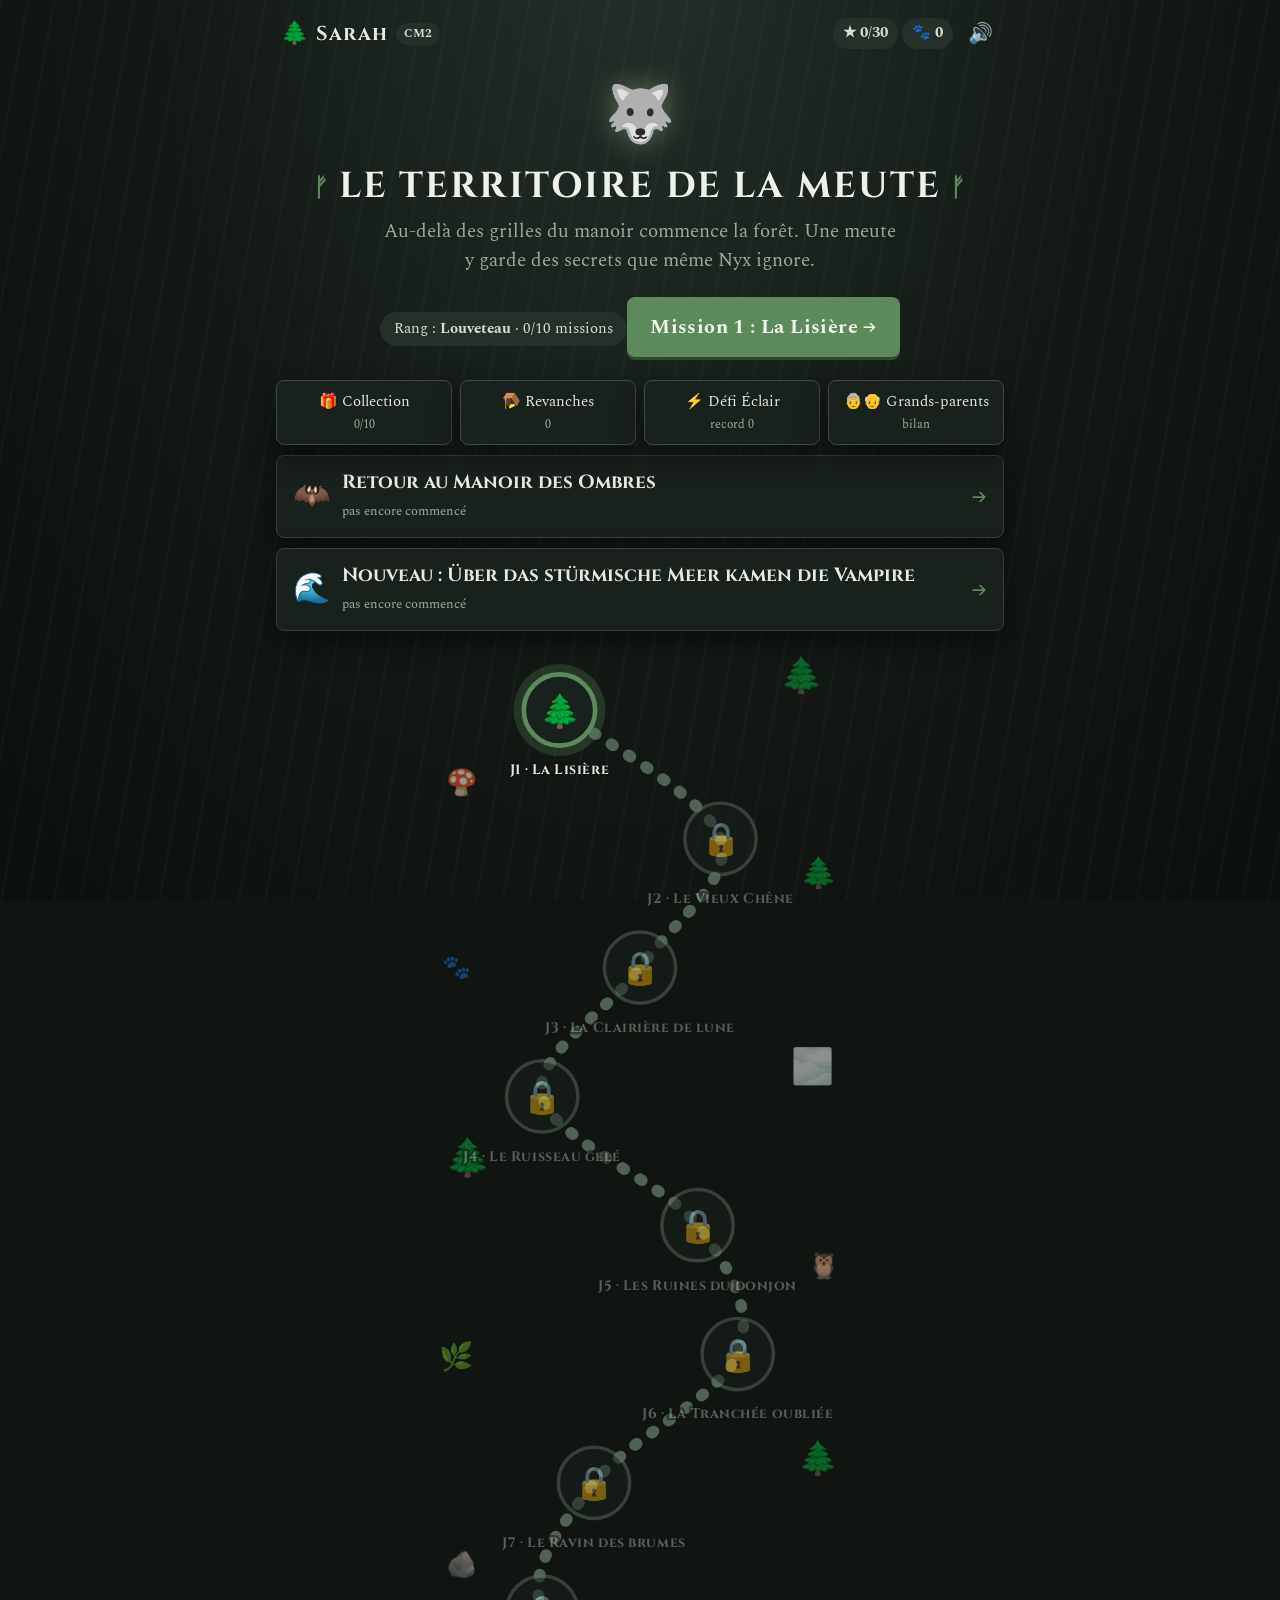
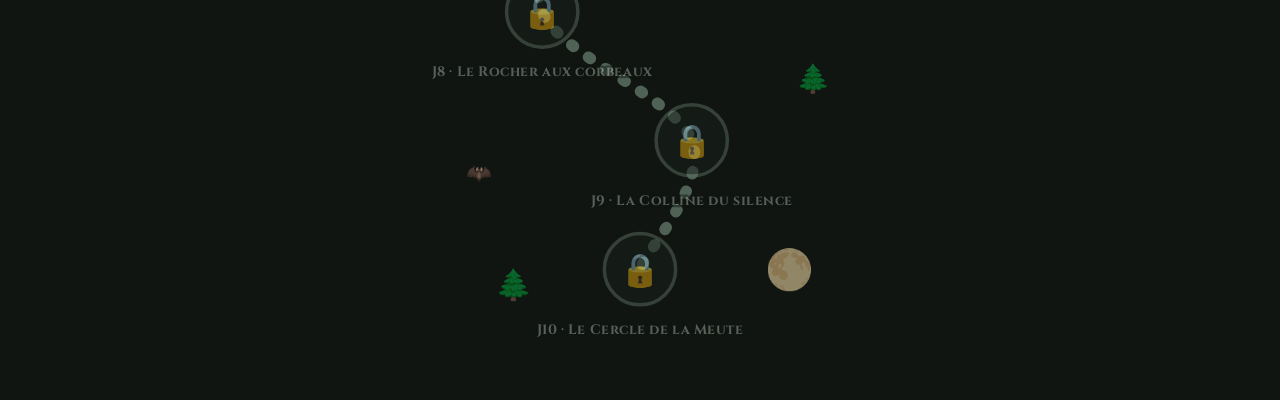
<file: sarah-meute.html>
<!doctype html>
<html lang="fr">
<head>
<meta charset="utf-8">
<meta name="viewport" content="width=device-width, initial-scale=1, viewport-fit=cover">
<title>Sarah · Le Territoire de la Meute (CM2)</title>
<link rel="preconnect" href="https://fonts.googleapis.com">
<link rel="stylesheet" href="https://fonts.googleapis.com/css2?family=Cinzel:wght@600;700&family=Spectral:wght@400;600;700&display=swap">
<style>
*{box-sizing:border-box}
html,body{margin:0;padding:0}
html{background:var(--bg-solid)}
body{background:var(--bg);background-attachment:fixed;color:var(--ink);font-family:var(--font-body);font-size:18px;line-height:1.5;min-height:100vh;-webkit-text-size-adjust:100%;-webkit-tap-highlight-color:transparent}
#app{max-width:760px;margin:0 auto;padding:10px 16px 48px}
h1,h2,h3{font-family:var(--font-head);margin:.2em 0 .3em;line-height:1.15;color:var(--title)}
h1{font-size:clamp(28px,6vw,40px)}
h2{font-size:clamp(24px,5vw,30px)}
h3{font-size:20px;margin-top:1.4em}
button{font:inherit;cursor:pointer;border:var(--btn-border);border-radius:var(--radius);padding:11px 16px;background:var(--btn);color:var(--ink);transition:transform .08s,background .2s,border-color .2s,opacity .2s;touch-action:manipulation}
button:active{transform:scale(.97)}
button:disabled{cursor:default}
button.primary{background:var(--accent);color:var(--on-accent);border-color:transparent;font-weight:700;box-shadow:var(--btn-shadow)}
button.big{font-size:20px;padding:14px 22px}
button.ghost{background:transparent;border-color:transparent;color:var(--muted)}
button.icon{padding:6px 10px;font-size:20px}
.muted{color:var(--muted)}.small{font-size:15px}.center{text-align:center}
.card{background:var(--card);border:var(--card-border);border-radius:var(--radius);box-shadow:var(--shadow);padding:20px}
.screen{animation:fadein .35s ease}
@keyframes fadein{from{opacity:0;transform:translateY(8px)}to{opacity:1;transform:none}}

/* barre du haut */
.topbar{display:flex;align-items:center;justify-content:space-between;gap:8px;margin-bottom:10px}
.brand{display:flex;align-items:center;gap:8px;color:var(--ink)!important;padding:6px 4px}
.brand b{font-family:var(--font-head);font-size:20px}
.bicon{font-size:22px}
.lvl{font-size:12px;padding:2px 8px;border-radius:99px;background:var(--chip);color:var(--chip-ink);font-weight:700}
.stats{display:flex;align-items:center;gap:4px;flex-wrap:nowrap;justify-content:flex-end}
@media (max-width:420px){.stat{font-size:13px;padding:3px 8px}.brand b{font-size:18px}.lvl{display:none}}
.stat{font-size:15px;padding:4px 10px;border-radius:99px;background:var(--chip);color:var(--chip-ink);font-weight:700;white-space:nowrap}

/* carte */
.hero{text-align:center;padding:8px 0 14px}
.hicon{font-size:56px;animation:float 3s ease-in-out infinite}
@keyframes float{50%{transform:translateY(-8px)}}
.tag{color:var(--muted);margin:.2em auto .8em;max-width:520px}
.rank{display:inline-block;margin-bottom:14px;padding:6px 14px;border-radius:99px;background:var(--chip);color:var(--chip-ink);font-size:15px}
.allDone{padding:12px;border-radius:var(--radius);background:var(--chip);color:var(--chip-ink)}
.menu{display:grid;grid-template-columns:repeat(4,1fr);gap:8px;margin:6px 0 10px}
.menu button{display:flex;flex-direction:column;align-items:center;gap:2px;font-size:15px;padding:10px 6px;background:var(--card);box-shadow:var(--shadow)}
.menu button span{font-size:12px;color:var(--muted)}
.menu button.has span{color:var(--bad);font-weight:700}
@media (max-width:560px){.menu{grid-template-columns:repeat(2,1fr)}}
.mapwrap{display:flex;justify-content:center}
svg.map{width:100%;max-width:460px;height:auto;overflow:visible}
.trail{fill:none;stroke:var(--trail);stroke-width:10;stroke-linecap:round;stroke-dasharray:2 16}
.trail.done{stroke:var(--accent);stroke-dasharray:none;stroke-width:6;opacity:.8}
.node .disc{fill:var(--node);stroke:var(--node-stroke);stroke-width:3}
.node .halo{fill:transparent}
.node .nicon{font-size:28px}
.node .nlabel{font-size:13px;fill:var(--ink);font-family:var(--font-head);font-weight:700;paint-order:stroke;stroke:var(--label-halo);stroke-width:4px;stroke-linejoin:round}
.node .nstars{font-size:16px;fill:var(--star);letter-spacing:2px;paint-order:stroke;stroke:var(--label-halo);stroke-width:3px}
.node[data-act]{cursor:pointer}
.node.done .disc{fill:var(--node-done);stroke:var(--accent)}
.node.locked{opacity:.5}
.node.locked .nlabel{fill:var(--muted)}
.node.next .halo{fill:var(--accent);opacity:.25;animation:pulse 1.6s ease-in-out infinite;transform-box:fill-box;transform-origin:center}
.node.next .disc{stroke:var(--accent);stroke-width:4}
@keyframes pulse{50%{transform:scale(1.25);opacity:.05}}
.deco{opacity:.55;pointer-events:none}

/* intro / fin */
.intro,.endcard{text-align:left}
.introicon{font-size:60px;text-align:center;line-height:1.1}
.kicker{text-align:center;text-transform:uppercase;letter-spacing:.12em;font-size:13px;color:var(--muted)}
.intro h2,.endcard h2{text-align:center}
.lead{font-size:19px}
.plan{list-style:none;padding:0;margin:14px 0}
.plan li{display:flex;justify-content:space-between;gap:10px;padding:10px 12px;border-bottom:1px solid var(--line)}
.plan li b{font-weight:400;color:var(--muted);font-size:15px;white-space:nowrap}
.reward{display:flex;align-items:center;gap:14px;margin:14px 0;padding:12px 16px;border-radius:var(--radius);background:var(--reward-bg);border:1px dashed var(--accent)}
.reward .ricon{font-size:40px}
.reward small{color:var(--muted)}
.reward.win{animation:pop .6s ease .9s both}
.rules{font-size:15px;padding:10px 14px;border-radius:var(--radius);background:var(--soft);margin:12px 0;color:var(--ink)}
.btns{display:flex;flex-wrap:wrap;gap:10px;justify-content:center;margin-top:16px}
.bigstars{text-align:center;font-size:64px;letter-spacing:8px;margin:6px 0}
.bigstars .st{color:var(--star-off);display:inline-block}
.bigstars .st.on{color:var(--star);animation:starin .5s cubic-bezier(.3,1.6,.5,1) both}
@keyframes starin{from{transform:scale(0) rotate(-90deg)}to{transform:none}}
@keyframes pop{0%{transform:scale(.6);opacity:0}70%{transform:scale(1.05)}100%{transform:none;opacity:1}}
table.mini{width:100%;border-collapse:collapse;margin-top:8px}
table.mini td{padding:7px 4px;border-bottom:1px solid var(--line)}
table.mini td:last-child{text-align:right;font-weight:700}
.final{margin:14px 0;padding:14px;border-radius:var(--radius);background:var(--accent);color:var(--on-accent);text-align:center;font-weight:700;animation:pop .6s ease both}

/* question */
.qtop{display:flex;align-items:center;gap:10px}
.prog{flex:1;height:12px;background:var(--track);border-radius:99px;overflow:hidden}
.bar{height:100%;background:var(--accent);border-radius:99px;transition:width .4s}
.qcount{font-size:15px;color:var(--muted);min-width:44px;text-align:right}
.hud{display:flex;align-items:center;justify-content:space-between;gap:8px;margin:10px 0}
.chip{padding:5px 12px;border-radius:99px;background:var(--chip);color:var(--chip-ink);font-size:15px;font-weight:700}
.combo{font-weight:700;color:var(--muted);font-size:15px}
.combo.hot{color:var(--hot);animation:pop .4s ease}
.pts{font-weight:700}
.secbanner{text-align:center;font-family:var(--font-head);font-size:20px;color:var(--title);margin:4px 0 12px;animation:pop .5s ease both}
.textcard{margin-bottom:12px;font-size:var(--text-size);line-height:1.65}
.textcard p{margin:6px 0 0}
.ttitle{font-family:var(--font-head);font-size:18px;color:var(--title)}
.sent{border-radius:4px;transition:background .3s,box-shadow .3s}
.sent.zone{background:var(--zone-bg);box-shadow:0 0 0 3px var(--zone-bg)}
.sent.okref{background:var(--good-bg);box-shadow:0 0 0 3px var(--good-bg)}
.qtext{font-size:20px;margin-bottom:14px}
.qtext.small{font-size:16px;color:var(--muted);margin-bottom:6px}
.big{display:inline-block;font-size:30px;font-weight:700;margin-top:6px;font-variant-numeric:tabular-nums;letter-spacing:.02em}
.sentence{font-size:23px;line-height:1.7;margin:6px 0 16px}
.blank{display:inline-block;min-width:74px;margin:0 6px;padding:0 6px;text-align:center;border-bottom:3px dashed var(--accent);color:var(--accent);font-weight:700}
.blank.zone{background:var(--zone-bg);border-bottom-style:solid;border-color:var(--zone);animation:glow 1.2s ease-in-out 3}
.blank.ok{color:var(--good);border-bottom:3px solid var(--good)}
.blank.reveal{color:var(--good);border-bottom:3px solid var(--good);background:var(--good-bg)}
@keyframes glow{50%{box-shadow:0 0 0 6px var(--zone-bg)}}
.choices{display:grid;grid-template-columns:1fr 1fr;gap:10px}
.choices.long{grid-template-columns:1fr}
.choices.row{display:flex;flex-wrap:wrap;justify-content:center}
.choices.row .choice{min-width:110px}
.choice{background:var(--choice);border:2px solid var(--choice-border);min-height:58px;font-size:19px;color:var(--ink);text-align:center;line-height:1.3}
.choice:hover:not(:disabled){border-color:var(--accent)}
.choice.wrong{border-color:var(--bad);background:var(--bad-bg);opacity:.6;text-decoration:line-through}
.choice.right,.choice.reveal{border-color:var(--good);background:var(--good-bg);opacity:1;text-decoration:none;font-weight:700}
.choice:disabled:not(.wrong):not(.right):not(.reveal){opacity:.55}
.frac{display:inline-flex;flex-direction:column;align-items:center;vertical-align:middle;line-height:1;font-weight:700;margin:0 2px}
.frac sup,.frac sub{font-size:.95em;vertical-align:baseline;position:static}
.frac span{display:block;width:100%;height:2px;background:currentColor;font-size:0;margin:2px 0}
.typeline{display:flex;align-items:center;gap:10px;flex-wrap:wrap;font-size:22px;margin:10px 0}
.pre,.post{font-size:21px}
input.ans{font:inherit;font-size:24px;padding:10px 14px;border-radius:var(--radius);border:2px solid var(--choice-border);background:var(--input);color:var(--ink);width:100%;max-width:300px;outline:none}
input.ans.num{max-width:220px;font-variant-numeric:tabular-nums;letter-spacing:.04em}
input.ans:focus{border-color:var(--accent)}
input.ans.ok{border-color:var(--good);background:var(--good-bg)}
input.ans::selection{background:var(--zone);color:#000}
.accents{display:flex;flex-wrap:wrap;gap:6px;margin:4px 0 6px}
.accents button{padding:6px 0;width:42px;font-size:19px;background:var(--choice);border:1px solid var(--choice-border)}
.sayrow{display:flex;flex-wrap:wrap;gap:8px;align-items:center;margin-bottom:6px}
.secret{display:none;font-weight:700;padding:4px 10px;border-radius:var(--radius);background:var(--soft)}
.secret.show{display:inline-block}
.dchoix .choice{text-align:left;padding-left:16px}
.choice mark{border-radius:4px;padding:0 3px;text-decoration:none}
.choice mark.err{background:var(--zone-bg);color:var(--bad);font-weight:700}
.choice mark.good{background:var(--good-bg);color:var(--good)}
.menu:has(button:nth-child(3):last-child){grid-template-columns:repeat(3,1fr)}
.frrow{display:flex;justify-content:flex-end;margin:0 0 8px}
.frbtn{font-size:15px;min-height:40px;padding:6px 12px}
.frt{display:none;color:var(--muted);font-size:.86em;font-style:italic;font-weight:400;margin-top:3px}
.fron .frt{display:block}
.fron .sent.bil{display:block;margin-bottom:10px}
@media(min-width:700px){.fron .sent.bil{display:grid;grid-template-columns:1fr 1fr;gap:16px}.fron .sent.bil .frt{margin-top:0}}
.actions{display:flex;justify-content:center;margin-top:14px}
.actions:empty{display:none}
.fb .msg{margin-top:14px;padding:12px 14px;border-radius:var(--radius);animation:pop .35s ease both;font-size:18px}
.fb .good{background:var(--good-bg);border-left:5px solid var(--good)}
.fb .zonemsg{background:var(--zone-bg);border-left:5px solid var(--zone)}
.fb .answer{background:var(--bad-bg);border-left:5px solid var(--bad)}
.fb .info{background:var(--soft)}
.exp{margin-top:6px;font-size:16px;color:var(--ink);opacity:.9}
.hint{margin-top:6px;font-size:16px;font-style:italic}
.yours{margin:6px 0;font-size:20px}
.word{font-size:22px;font-weight:700;letter-spacing:.03em}
.numshow{font-size:24px;font-weight:700;font-variant-numeric:tabular-nums;letter-spacing:.05em}
mark.err{background:var(--bad);color:#fff;padding:0 3px;border-radius:4px}
mark.miss{background:var(--bad);color:#fff;padding:0 2px;border-radius:4px;font-size:.7em;vertical-align:super}
mark.good{background:var(--good);color:#fff;padding:0 3px;border-radius:4px}
.zonetag{background:var(--zone);color:#1a1a1a;padding:0 5px;border-radius:4px;font-weight:700}
.bigans{font-size:24px}
.shake{animation:shake .4s ease}
@keyframes shake{20%,60%{transform:translateX(-6px)}40%,80%{transform:translateX(6px)}}
.comp{display:flex;align-items:flex-end;gap:10px;margin-top:16px}
.avatar{font-size:46px;line-height:1;animation:float 3.5s ease-in-out infinite}
.bubble{flex:1;background:var(--card);border:var(--card-border);border-radius:16px 16px 16px 4px;padding:10px 14px;font-size:16px;box-shadow:var(--shadow)}
.bubble.pop{animation:pop .35s ease}
.particle{position:fixed;z-index:60;pointer-events:none;font-size:26px;animation:fly 1.5s cubic-bezier(.2,.7,.4,1) forwards}
@keyframes fly{0%{transform:translate(-50%,-50%) scale(.4);opacity:1}100%{transform:translate(calc(var(--dx) - 50%),calc(var(--dy) - 50%)) scale(1.15) rotate(var(--rot));opacity:0}}

/* collection */
.coll{display:grid;grid-template-columns:repeat(5,1fr);gap:10px;margin:16px 0}
@media (max-width:560px){.coll{grid-template-columns:repeat(2,1fr)}}
.item{text-align:center;padding:12px 6px;border-radius:var(--radius);background:var(--soft);border:2px dashed var(--line);opacity:.6}
.item.got{opacity:1;border:2px solid var(--accent);background:var(--reward-bg)}
.iicon{font-size:40px}
.iname{font-size:14px;font-weight:700}
.istars{color:var(--star);font-size:14px}
.ranks{display:flex;flex-wrap:wrap;gap:8px;justify-content:center;margin:8px 0}
.ranks span{padding:6px 12px;border-radius:99px;background:var(--soft);color:var(--muted);font-size:14px;display:flex;flex-direction:column;align-items:center}
.ranks span.on{background:var(--accent);color:var(--on-accent)}
.ranks small{font-size:11px;opacity:.8}

/* éclair */
.eclair{max-width:420px;margin:0 auto}
.ectop{display:flex;justify-content:space-between;font-size:20px}
.ectime{height:10px;border-radius:99px;background:var(--track);overflow:hidden;margin:8px 0 14px}
.ectime div{height:100%;width:100%;background:var(--accent);transition:width 1s linear}
.ecq{font-size:44px;font-weight:700;font-variant-numeric:tabular-nums}
.ecin{font-size:40px;min-height:60px;margin:6px auto 12px;padding:4px;border-bottom:3px solid var(--accent);width:160px;font-variant-numeric:tabular-nums}
.ecin.good{color:var(--good);border-color:var(--good)}
.ecin.bad{color:var(--bad);border-color:var(--bad)}
.keypad{display:grid;grid-template-columns:repeat(3,1fr);gap:8px}
.keypad button{font-size:26px;padding:14px 0;background:var(--choice);border:1px solid var(--choice-border)}
.keypad button.primary{background:var(--accent)}

/* chrono des tables, pavé numérique, lien vers l'autre jeu */
.qtimer{position:relative;height:30px;border-radius:99px;background:var(--track);overflow:hidden;margin-bottom:14px}
.qtbar{position:absolute;inset:0 auto 0 0;width:100%;background:var(--accent);transition:width .1s linear}
.qtimer.low .qtbar{background:var(--bad)}
.qtimer span{position:relative;display:block;text-align:center;line-height:30px;font-weight:700;color:var(--ink);font-variant-numeric:tabular-nums}
.qtimer.low span{animation:pop .4s ease infinite alternate}
.padin{font-size:40px;min-height:60px;margin:0 auto 12px;padding:4px;border-bottom:3px solid var(--accent);width:160px;text-align:center;font-variant-numeric:tabular-nums}
.padin.good{color:var(--good);border-color:var(--good)}
.padin.bad{color:var(--bad);border-color:var(--bad)}
.padin.reveal{color:var(--good);border-color:var(--good);background:var(--good-bg)}
.qpad{max-width:360px;margin:0 auto}
.timerinfo{text-align:center;font-size:16px;padding:8px 12px;border-radius:var(--radius);background:var(--soft)}
a.sibling{display:flex;align-items:center;gap:12px;margin:0 0 10px;padding:12px 16px;border-radius:var(--radius);background:var(--card);border:var(--card-border);box-shadow:var(--shadow);color:var(--ink);text-decoration:none}
a.sibling b{display:block;font-family:var(--font-head)}
a.sibling small{color:var(--muted);font-size:13px}
a.sibling .sicon{font-size:30px}
a.sibling .sgo{margin-left:auto;font-size:22px;color:var(--accent)}
/* grands-parents */
.parents p{font-size:16px}
.tip{padding:10px 14px;border-radius:var(--radius);background:var(--soft)}
.tblwrap{overflow-x:auto}
table.res{width:100%;border-collapse:collapse;font-size:15px}
table.res th,table.res td{padding:7px 6px;border-bottom:1px solid var(--line);text-align:center;vertical-align:top}
table.res td:nth-child(2){text-align:left}
table.res tr.off td{color:var(--muted)}
table.res .stars{color:var(--star);white-space:nowrap}
.aggs{display:flex;flex-wrap:wrap;gap:8px;margin-top:10px}
.aggs span{padding:6px 12px;border-radius:99px;background:var(--soft);font-size:15px}
.misslist,.planlist{padding-left:18px;font-size:15px}
.misslist li,.planlist li{margin:6px 0}
.tagd{display:inline-block;font-size:12px;padding:1px 8px;border-radius:99px;background:var(--chip);color:var(--chip-ink);font-weight:700}
.danger{margin-top:18px;font-size:15px}
.danger summary{cursor:pointer;color:var(--muted)}
.danger button{background:var(--bad);color:#fff;border-color:transparent}
:root{
--bg-solid:#101512;
--bg:repeating-linear-gradient(100deg,rgba(255,255,255,.018) 0 3px,transparent 3px 26px),radial-gradient(ellipse at 50% -10%,#24302a 0%,#121814 55%,#0c100d 100%);
--ink:#e4e9e1;--title:#eef2ea;--muted:#9eab9f;
--card:#19211c;--card-border:1px solid #34423a;--radius:8px;--shadow:0 10px 26px rgba(0,0,0,.5);
--accent:#5d8a5b;--on-accent:#f2f6ef;--btn:#202a24;--btn-border:1px solid #3d4c43;--btn-shadow:0 3px 0 #2f4a30;
--chip:#25302a;--chip-ink:#d6dfd3;
--good:#7dbb86;--good-bg:#1c3122;--bad:#d9707a;--bad-bg:#3a1f23;--zone:#d6b85a;--zone-bg:#38321f;
--choice:#1f2823;--choice-border:#3f4e45;--input:#111612;--track:#2a352f;--trail:#4f6255;--node:#19211c;--node-stroke:#5a6e60;--node-done:#22322a;
--star:#cfd6cc;--star-off:#36413a;--label-halo:#101512;--reward-bg:#1d2822;--soft:#212b25;--line:#303c35;--hot:#e0a040;--text-size:20px;
--font-head:'Cinzel',Georgia,'Times New Roman',serif;--font-body:'Spectral',Georgia,'Times New Roman',serif;
}
body{font-size:19px}
h1,h2,.secbanner,.brand b{letter-spacing:.06em}
h1{text-transform:uppercase;font-size:clamp(24px,6vw,36px)}
.hero h1::before,.hero h1::after{content:' ᚠ ';color:var(--accent);font-size:.7em;vertical-align:middle}
.intro h2::after,.endcard h2::after{content:'🐾';display:block;font-size:16px;margin-top:4px;opacity:.8}
.card{background-image:linear-gradient(180deg,rgba(255,255,255,.025),transparent 40%)}
.choice{font-family:var(--font-body);font-size:20px}
.bubble{font-style:italic}
.bubble b{font-style:normal;font-family:var(--font-head);font-size:14px;letter-spacing:.08em}
.node .nlabel{font-size:12px;letter-spacing:.04em}
.hicon{filter:drop-shadow(0 0 14px rgba(160,190,150,.45))}
.textcard{border-left:3px solid var(--accent)}
.final{background:#0b0f0c;color:var(--star);border:1px solid var(--accent)}

</style>
</head>
<body>
<div id="app"></div>
<noscript>Ce jeu a besoin de JavaScript pour fonctionner.</noscript>
<script>
var TAB10 = [['tabT'], ['tabT'], ['tabT'], ['tabT'], ['tabT'], ['tabT'], ['tabT'], ['tabT'], ['tabT'], ['tabT']];
var CFG = {
  id: 'sarah2', name: 'Sarah', level: 'CM2',
  title: 'Le Territoire de la Meute',
  tagline: "Au-delà des grilles du manoir commence la forêt. Une meute y garde des secrets que même Nyx ignore.",
  homeIcon: '🌲', revIcon: '🪤', collTitle: 'La tanière aux trésors',
  comp: { name: 'Vesper', icon: '🐺' },
  sections: ['hist', 'geo', 'deu', 'erd', 'tab'],
  icons: { hist: '📜', geo: '🗺️', deu: '📘', erd: '🧭', tab: '⏱️', points: '🐾' },
  sec: { hist: 'Histoire', geo: 'Géographie', deu: 'Deutsch', erd: 'Erdkunde', tab: 'Tables chrono' },
  showExp: ['hist', 'geo', 'deu', 'erd'],
  timer: { start: 15, step: 1, min: 6 },
  siblings: [{ href: 'sarah.html', key: 'revision-sarah-v1', icon: '🦇', label: 'Retour au Manoir des Ombres' }, { href: 'sarah-vampire.html', key: 'revision-sarah3-v1', icon: '🌊', label: 'Nouveau : Über das stürmische Meer kamen die Vampire' }],
  parentsText: "Une mission par jour, 20 minutes environ : un texte d'histoire avec ses questions (Moyen Âge puis Première Guerre mondiale), de la géographie de la France, un texte en allemand avec un petit exercice d'écriture (niveau Klasse 3, soit deux classes en dessous de son niveau français), de la géographie de l'Allemagne en allemand, puis 10 multiplications chronométrées. Le chrono commence à 15 secondes par calcul le jour 1 et perd une seconde chaque jour, jusqu'à 6 secondes le jour 10. Ce jeu est indépendant du Manoir des Ombres : sa progression est enregistrée à part.",
  ranks: [{ min: 0, name: 'Louveteau' }, { min: 3, name: 'Éclaireuse de la meute' }, { min: 6, name: 'Gardienne du territoire' }, { min: 10, name: 'Cheffe de meute' }],
  mapX: [130, 270, 200, 115, 250, 285, 160, 115, 245, 200],
  deco: [[340, 1100, '🌲', 30], [45, 1010, '🍄', 22], [355, 930, '🌲', 26], [40, 850, '🐾', 20], [350, 760, '🌫️', 30], [50, 680, '🌲', 32], [360, 590, '🦉', 22], [40, 510, '🌿', 24], [355, 420, '🌲', 28], [45, 330, '🪨', 22], [350, 230, '🌲', 24], [60, 150, '🦇', 18], [330, 60, '🌕', 34], [90, 50, '🌲', 26]],
  particles: ['🐾', '🍃', '🌲', '✦', '🌙'],
  sounds: { type: 'triangle', ok: [392, 494, 587], ok2: [349, 440], wrong: [175, 165], win: [196, 247, 294, 392, 494] },
  lines: {
    hello: ["Tu es revenue. La meute l'avait senti avant moi.", "Le médaillon brille ce soir. Suis-moi, sans faire craquer les branches.", "Nyx m'a dit que tu étais fiable. Pour une chauve-souris, c'est un compliment énorme."],
    idle: ['Un loup ne se presse jamais. Il observe.', 'Prends ton temps. La forêt est patiente.', 'Renifle bien la question.', 'Je ne dirai rien. Les loups savent se taire.', 'Écoute le vent : il connaît peut-être la réponse.'],
    sec: { geo: 'Les loups connaissent chaque sentier. Toi, tu vas apprendre ceux de la France.', deu: 'Jetzt auf Deutsch. Meine Cousine wohnt in der Lausitz, sie spricht nur Deutsch.', erd: 'Erdkunde! Welche Wege kennen die deutschen Wölfe?', tab: 'Les tables, maintenant. Le chrono tourne : pense vite, comme un loup qui chasse.' },
    ok: ['Exact.', 'La meute approuve.', 'Juste. Vesper hoche la tête.', 'Parfait. Même le vieux loup gris est impressionné.', 'Bonne réponse. Un hurlement discret pour toi.', 'Impeccable.'],
    ok2: ['Retrouvé la piste. Ça compte.', 'Deuxième essai, mais la bonne trace.', 'Voilà. Tu as flairé l\'erreur.'],
    wrong1: ['Fausse piste. Regarde la zone indiquée.', 'Pas tout à fait. Renifle la partie marquée.', 'Presque. La bonne trace est tout près.'],
    wrong2: ['Voici la réponse. Garde-la dans ta mémoire de louve.', 'Pas grave. Même les loups se trompent de piste.', 'Celle-ci rejoint les pièges à revanches.'],
    combo: ['Série de 5. La meute hurle pour toi.', 'Tu chasses en série. Impressionnant.', 'Implacable, comme une louve en hiver.'],
    end3: ['Trois étoiles. La meute entière s\'incline.', 'Trois étoiles. Le vieux loup gris t\'a regardée dans les yeux. C\'est un honneur.'],
    end2: ['Deux étoiles. Une belle chasse.', 'Deux étoiles. La meute te fait confiance.'],
    end1: ['Mission accomplie. Demain, on chasse mieux.', 'Terminé. Les pièges à revanches t\'attendent.'],
    final: '🐺 La meute t\'entoure et hurle à la lune. Sarah devient Cheffe de meute du Territoire. Le médaillon des Ombres et le Collier de la Meute brillent ensemble.',
    allDone: '🐺 Les dix lieux du Territoire sont explorés. Rejoue pour les trois étoiles partout, ou prends tes revanches.',
    revIntro: 'Les questions ratées sont prises dans les pièges. Réussis-les du premier coup pour les libérer.',
    revEmpty: 'Les pièges sont vides. La forêt est calme.',
    record: '🏆 Nouveau record. Plus rapide qu\'un loup lancé.'
  }
};

var DATA = { days: [
/* ---------------- JOUR 1 ---------------- */
{
  place: 'La Lisière', icon: '🌲', reward: { icon: '🐾', name: "L'Empreinte de Vesper" },
  focus: "Le Moyen Âge, repères · la France et ses mers · Deutsch : Wölfe · Berlin, die Bundesländer",
  intro: "Le médaillon des Ombres s'est mis à briller. Derrière les grilles du manoir, une louve grise t'attend à la lisière de la forêt.",
  parts: [
    { dom: 'hist',
      lect: { title: 'La tour du Loup',
        s: ["Au milieu de la forêt se dressent les ruines d'une vieille tour de pierre que tout le monde appelle la tour du Loup.", "Elle a été construite vers l'an 1100, en plein Moyen Âge, par un seigneur nommé Guilhem.", "Avant elle, il y avait ici une simple tour en bois, posée sur une butte de terre.", "Le bois brûlait trop facilement : Guilhem la fit remplacer par des murs de pierre épais de deux mètres.", "Vesper raconte que ses ancêtres vivaient déjà dans cette forêt à l'époque.", "Et que la crypte du manoir est en réalité la cave de l'ancienne tour."] ,
        qs: [
          { q: 'Pourquoi le seigneur Guilhem a-t-il remplacé la tour en bois ?', c: ['Parce que le bois brûlait trop facilement', 'Parce qu\'elle était trop petite', 'Parce que les loups la grignotaient', 'Parce que le roi l\'avait ordonné'], a: 0, r: [3], e: "Le texte dit que le bois brûlait trop facilement. Les premiers châteaux étaient en bois, puis on les a reconstruits en pierre." },
          { q: 'Quel lien le texte fait-il avec le manoir ?', c: ['La crypte du manoir est la cave de l\'ancienne tour', 'Le seigneur Guilhem a construit le beffroi', 'Agathe est née dans la tour', 'Le manoir a été construit avec les pierres du pont'], a: 0, r: [5], e: "La crypte aux échos, que tu as explorée dans le manoir, serait la cave de la tour du Loup." }
        ] },
      qs: [
        { t: 'qcm', q: 'Le Moyen Âge commence vers 476. Quel événement marque sa <b>fin</b>, en 1492 ?', c: ['Christophe Colomb arrive en Amérique', 'La prise de la Bastille', 'Le couronnement de Charlemagne', 'La construction de la tour Eiffel'], a: 0, z: 'Un grand navigateur traverse l\'océan Atlantique.', e: "En 1492, Christophe Colomb arrive en Amérique : on considère que c'est la fin du Moyen Âge, qui a duré environ mille ans." },
        { t: 'qcm', q: 'Dans quel ordre ces périodes se suivent-elles ?', c: ['Antiquité, Moyen Âge, Temps modernes', 'Moyen Âge, Antiquité, Temps modernes', 'Temps modernes, Antiquité, Moyen Âge', 'Antiquité, Temps modernes, Moyen Âge'], a: 0, z: 'Le Moyen Âge est « au milieu » : son nom le dit.', e: "Antiquité, puis Moyen Âge (476 à 1492), puis Temps modernes. « Moyen » veut dire « du milieu »." }
      ] },
    { dom: 'geo', qs: [
      { t: 'qcm', q: 'On surnomme souvent la France métropolitaine « l\'Hexagone ». Pourquoi ?', c: ['Sa forme ressemble à une figure à six côtés', 'Elle a six régions', 'Elle a six voisins', 'Sa capitale a six arrondissements'], a: 0, z: 'Un hexagone est une figure géométrique.', e: "Un hexagone a six côtés, et la carte de la France ressemble à cette forme." },
      { t: 'qcm', q: 'Quelle mer borde le <b>sud</b> de la France ?', c: ['La mer Méditerranée', 'La Manche', 'La mer du Nord', 'La mer Baltique'], a: 0, z: 'C\'est là que se trouvent Marseille et Nice.', e: "La Méditerranée borde le sud de la France, avec Marseille, Nice ou Montpellier." },
      { t: 'qcm', q: 'Quelle mer sépare la France de l\'Angleterre ?', c: ['La Manche', 'La Méditerranée', 'La mer Noire', 'La mer Rouge'], a: 0, z: 'Son nom est aussi celui d\'une partie d\'un vêtement.', e: "La Manche sépare la France de la Grande-Bretagne. On peut la traverser en bateau ou par le tunnel." }
    ] },
    { dom: 'deu', lang: 'de',
      lect: { title: 'Die Wölfe sind zurück',
        s: ['Früher gab es in Deutschland viele Wölfe.', 'Dann waren sie mehr als hundert Jahre lang verschwunden.', 'Im Jahr 2000 kamen die ersten Wolfsbabys in der Lausitz zur Welt.', 'Die Lausitz liegt im Osten von Deutschland, nicht weit von Polen.', 'Heute leben wieder viele Wolfsrudel in Deutschland.', 'Ein Rudel ist eine Wolfsfamilie mit Eltern und Kindern.'],
        qs: [
          { q: 'Wo kamen im Jahr 2000 die ersten Wolfsbabys zur Welt?', c: ['In der Lausitz', 'In Berlin', 'Im Schwarzwald', 'An der Nordsee'], a: 0, r: [2], e: 'Der Text sagt: in der Lausitz, im Osten von Deutschland.' },
          { q: 'Was ist ein Rudel?', c: ['Eine Wolfsfamilie', 'Ein großer Wald', 'Ein Wolfsbaby', 'Ein Jäger'], a: 0, r: [5], e: 'Ein Rudel ist eine Wolfsfamilie mit Eltern und Kindern.' }
        ] },
      qs: [
        { t: 'fill', q: 'Welcher Artikel passt?', s: '___ Wolf heult in der Nacht.', c: ['Der', 'Die', 'Das'], a: 0, z: 'Ein Wolf ist ein Tier. Man sagt: ein Wolf, ... Wolf.', e: 'der Wolf, die Wölfe.' },
        { t: 'dictee', cs: true, say: 'Der Wald ist dunkel.', a: ['Der Wald ist dunkel'], z: 'Nomen schreibt man groß: der Wald.', e: '„Wald“ ist ein Nomen, also groß. „dunkel“ ist ein Adjektiv, also klein.' }
      ] },
    { dom: 'erd', lang: 'de', qs: [
      { t: 'qcm', q: 'Wie heißt die Hauptstadt von Deutschland?', c: ['Berlin', 'München', 'Hamburg', 'Köln'], a: 0, z: 'Dort steht das Brandenburger Tor.', e: 'Berlin ist die Hauptstadt und die größte Stadt Deutschlands.' },
      { t: 'qcm', q: 'Wie viele Bundesländer hat Deutschland?', c: ['16', '13', '10', '20'], a: 0, z: 'Frankreich hat 13 Regionen, Deutschland hat etwas mehr Bundesländer.', e: 'Deutschland hat 16 Bundesländer, zum Beispiel Bayern, Sachsen oder Berlin.' }
    ] },
    { dom: 'tab', timed: true, gen: TAB10 }
  ]
},
/* ---------------- JOUR 2 ---------------- */
{
  place: 'Le Vieux Chêne', icon: '🌳', reward: { icon: '🦷', name: "Le Croc d'argent" },
  focus: "Seigneurs et paysans · les fleuves de France · Deutsch : im Herbst · Nordsee, Ostsee, Zugspitze",
  intro: "Le plus vieux chêne de la forêt a vu passer mille ans d'histoire. Vesper dit qu'il se souvient de tout, mais qu'il parle lentement.",
  parts: [
    { dom: 'hist',
      lect: { title: 'Le seigneur et ses paysans',
        s: ["Autour de la tour du Loup vivaient une centaine de paysans.", "Le seigneur Guilhem leur promettait sa protection en cas d'attaque : ils pouvaient se réfugier derrière les murs.", "En échange, les paysans lui donnaient une partie de leurs récoltes.", "Plusieurs jours par an, ils devaient aussi travailler gratuitement sur ses terres : c'était la corvée.", "Certains paysans, les serfs, n'avaient même pas le droit de quitter le domaine.", "Le meunier, lui, faisait payer chaque sac de farine moulu au moulin du seigneur."],
        qs: [
          { q: 'Qu\'est-ce que la corvée ?', c: ['Un travail gratuit sur les terres du seigneur', 'Un impôt payé à l\'Église', 'Une fête au château', 'Une attaque contre le château'], a: 0, r: [3], e: "La corvée, c'était le travail gratuit que les paysans devaient au seigneur." },
          { q: 'Que recevaient les paysans en échange de leurs récoltes ?', c: ['La protection du seigneur', 'De l\'argent', 'Une maison dans la tour', 'Des chevaux'], a: 0, r: [1, 2], e: "Le seigneur promettait de les protéger : en cas d'attaque, ils se réfugiaient derrière les murs." }
        ] },
      qs: [
        { t: 'qcm', q: 'Au Moyen Âge, un <b>vassal</b> est...', c: ['un noble qui jure fidélité à un seigneur plus puissant', 'un paysan qui travaille au moulin', 'un moine qui copie des livres', 'un marchand qui voyage'], a: 0, z: 'Il reçoit une terre, le fief, en échange de sa fidélité.', e: "Le vassal jure fidélité à son seigneur (son suzerain) et reçoit en échange une terre : le fief." },
        { t: 'qcm', q: 'Les serfs étaient des paysans...', c: ['qui ne pouvaient pas quitter le domaine du seigneur', 'qui possédaient un château', 'qui étaient chevaliers', 'qui vivaient en ville'], a: 0, z: 'Relis la fin du texte sur le seigneur et ses paysans.', e: "Les serfs étaient attachés à la terre du seigneur : ils n'avaient pas le droit de partir." }
      ] },
    { dom: 'geo', qs: [
      { t: 'qcm', q: 'Quel est le plus long fleuve de France ?', c: ['La Loire', 'La Seine', 'Le Rhône', 'La Garonne'], a: 0, z: 'Il traverse Orléans, Tours et Nantes, et ses bords sont célèbres pour leurs châteaux.', e: "La Loire mesure environ 1 000 km. Elle se jette dans l'océan Atlantique près de Nantes." },
      { t: 'qcm', q: 'Quel fleuve traverse <b>Paris</b> ?', c: ['La Seine', 'La Loire', 'Le Rhin', 'La Garonne'], a: 0, z: 'Il se jette dans la Manche au Havre.', e: "La Seine traverse Paris puis Rouen, et se jette dans la Manche au Havre." },
      { t: 'qcm', q: 'Quel fleuve forme une partie de la frontière entre la France et l\'Allemagne ?', c: ['Le Rhin', 'Le Rhône', 'La Loire', 'La Seine'], a: 0, z: 'Il passe à Strasbourg. En allemand, on dit der Rhein.', e: "Le Rhin sépare l'Alsace de l'Allemagne, près de Strasbourg." }
    ] },
    { dom: 'deu', lang: 'de',
      lect: { title: 'Im Herbst',
        s: ['Im Herbst werden die Blätter gelb, rot und braun.', 'Der Wind bläst sie von den Bäumen.', 'Die Eichhörnchen sammeln Nüsse für den Winter.', 'Sarah geht mit ihrem Opa in den Wald.', 'Sie finden Pilze, Kastanien und eine große Feder.', 'Zu Hause trinken sie einen heißen Kakao.'],
        qs: [
          { q: 'Was sammeln die Eichhörnchen?', c: ['Nüsse', 'Pilze', 'Blätter', 'Federn'], a: 0, r: [2], e: 'Die Eichhörnchen sammeln Nüsse für den Winter.' },
          { q: 'Mit wem geht Sarah in den Wald?', c: ['Mit ihrem Opa', 'Mit ihrer Mama', 'Mit einem Wolf', 'Mit ihrer Lehrerin'], a: 0, r: [3], e: 'Sarah geht mit ihrem Opa in den Wald.' }
        ] },
      qs: [
        { t: 'type', cs: true, q: 'Schreib das Wort in der <b>Mehrzahl</b>.', pre: 'das Blatt → die', a: ['Blätter'], z: 'Aus a wird ä, und am Ende kommt -er.', e: 'das Blatt, die Blätter. Nomen schreibt man immer groß.' },
        { t: 'fill', q: 'Welcher Artikel passt?', s: '___ Eichhörnchen sammelt Nüsse.', c: ['Das', 'Der', 'Die'], a: 0, z: 'Wörter mit -chen am Ende haben immer denselben Artikel.', e: 'Alle Wörter mit -chen sind sächlich: das Eichhörnchen, das Mädchen.' }
      ] },
    { dom: 'erd', lang: 'de', qs: [
      { t: 'qcm', q: 'Welche zwei Meere liegen im Norden von Deutschland?', c: ['Die Nordsee und die Ostsee', 'Das Mittelmeer und die Nordsee', 'Die Ostsee und das Schwarze Meer', 'Der Atlantik und das Mittelmeer'], a: 0, z: 'Ein Meer liegt im Nordwesten, das andere im Nordosten.', e: 'Die Nordsee liegt im Nordwesten, die Ostsee im Nordosten.' },
      { t: 'qcm', q: 'Wie heißt der höchste Berg Deutschlands?', c: ['Die Zugspitze', 'Der Mont Blanc', 'Der Brocken', 'Das Matterhorn'], a: 0, z: 'Er liegt in den Alpen, in Bayern.', e: 'Die Zugspitze ist fast 3 000 Meter hoch. Sie liegt in Bayern, an der Grenze zu Österreich.' }
    ] },
    { dom: 'tab', timed: true, gen: TAB10 }
  ]
},
/* ---------------- JOUR 3 ---------------- */
{
  place: 'La Clairière de lune', icon: '🌕', reward: { icon: '🌙', name: 'La Pierre de lune' },
  focus: "Chevaliers et châteaux forts · les montagnes de France · Deutsch : das Cello · Rhein, Alpen",
  intro: "Les nuits de pleine lune, la meute se réunit dans la clairière. On dit qu'autrefois, les chevaliers de Guilhem y étaient adoubés.",
  parts: [
    { dom: 'hist',
      lect: { title: "L'adoubement de Bertrand",
        s: ["Bertrand était le neveu du seigneur Guilhem.", "Depuis l'âge de sept ans, il apprenait à monter à cheval, à manier l'épée et à servir son seigneur.", "D'abord page, puis écuyer, il portait les armes du chevalier qu'il servait.", "Le jour de ses dix-huit ans, une grande cérémonie eut lieu dans la clairière : l'adoubement.", "Guilhem lui remit son épée et lui donna un coup du plat de la main sur la nuque.", "Bertrand jura de protéger les faibles et d'être fidèle à son seigneur : il était devenu chevalier."],
        qs: [
          { q: 'Dans quel ordre Bertrand est-il devenu chevalier ?', c: ['Page, puis écuyer, puis chevalier', 'Écuyer, puis page, puis chevalier', 'Chevalier, puis écuyer, puis page', 'Page, puis chevalier, puis écuyer'], a: 0, r: [2, 5], e: "On commence page, puis écuyer, et l'adoubement fait de l'écuyer un chevalier." },
          { q: 'Que promet Bertrand pendant l\'adoubement ?', c: ['De protéger les faibles et d\'être fidèle', 'De construire un château', 'De partir vivre en ville', 'De devenir moine'], a: 0, r: [5], e: "Il jure de protéger les faibles et d'être fidèle à son seigneur." }
        ] },
      qs: [
        { t: 'qcm', q: 'Dans un château fort, comment s\'appelle la plus haute tour, le dernier refuge en cas d\'attaque ?', c: ['Le donjon', 'Le pont-levis', 'Les douves', 'Le chemin de ronde'], a: 0, z: 'C\'est aussi un mot de jeu vidéo : on y descend dans les « ... ».', e: "Le donjon est la tour la plus haute et la plus solide. Le seigneur y vivait souvent." },
        { t: 'qcm', q: 'Les <b>douves</b> d\'un château, ce sont...', c: ['des fossés remplis d\'eau autour des murs', 'des fentes pour tirer à l\'arc', 'des créneaux en haut des murs', 'des chambres pour les invités'], a: 0, z: 'On les traverse grâce au pont-levis.', e: "Les douves sont des fossés pleins d'eau. Le pont-levis permet de les franchir." }
      ] },
    { dom: 'geo', qs: [
      { t: 'qcm', q: 'Quel est le plus haut sommet de France (et des Alpes) ?', c: ['Le mont Blanc', 'Le puy de Dôme', 'Le mont Ventoux', 'Le Canigou'], a: 0, z: 'Il est couvert de neige toute l\'année, d\'où son nom.', e: "Le mont Blanc mesure plus de 4 800 mètres. Il se trouve dans les Alpes, à la frontière avec l'Italie." },
      { t: 'qcm', q: 'Quelles montagnes séparent la France de l\'Espagne ?', c: ['Les Pyrénées', 'Les Alpes', 'Les Vosges', 'Le Jura'], a: 0, z: 'Elles sont au sud-ouest de la France.', e: "Les Pyrénées forment la frontière avec l'Espagne. Le petit pays d'Andorre s'y trouve." },
      { t: 'qcm', q: 'Le Massif central est connu pour ses anciens...', c: ['volcans', 'glaciers', 'déserts', 'châteaux de sable'], a: 0, z: 'Le puy de Dôme en est un.', e: "Le Massif central compte de nombreux volcans éteints, comme le puy de Dôme, près de Clermont-Ferrand." }
    ] },
    { dom: 'deu', lang: 'de',
      lect: { title: 'Das Cello',
        s: ['Sarah spielt Cello.', 'Das Cello ist größer als eine Geige, deshalb sitzt man beim Spielen.', 'Es hat vier Saiten und einen langen Stachel, der auf dem Boden steht.', 'Sarah übt jeden Tag eine halbe Stunde.', 'Am liebsten spielt sie traurige und geheimnisvolle Melodien.', 'Ihre Lehrerin sagt, dass sie einen schönen, tiefen Klang hat.'],
        qs: [
          { q: 'Warum sitzt man beim Cellospielen?', c: ['Weil das Cello größer als eine Geige ist', 'Weil das Cello sehr leicht ist', 'Weil man sonst müde wird', 'Weil die Lehrerin das will'], a: 0, r: [1], e: 'Das Cello ist größer als eine Geige, deshalb sitzt man.' },
          { q: 'Welche Melodien spielt Sarah am liebsten?', c: ['Traurige und geheimnisvolle', 'Lustige und schnelle', 'Laute und wilde', 'Kurze und einfache'], a: 0, r: [4], e: 'Am liebsten spielt sie traurige und geheimnisvolle Melodien.' }
        ] },
      qs: [
        { t: 'type', cs: true, q: 'Setze das Verb ein (Gegenwart).', pre: 'Sarah (üben) →', post: 'jeden Tag.', a: ['übt'], z: 'Bei „sie“ oder „er“ endet das Verb auf -t.', e: 'ich übe, du übst, sie übt.' },
        { t: 'dictee', cs: true, say: 'Das Cello hat vier Saiten.', a: ['Das Cello hat vier Saiten'], z: 'Saiten (beim Instrument) schreibt man mit ai.', e: '„Saiten“ mit ai sind die Saiten eines Instruments. „Seiten“ mit ei sind die Seiten eines Buches.' }
      ] },
    { dom: 'erd', lang: 'de', qs: [
      { t: 'qcm', q: 'Welcher große Fluss fließt durch Köln?', c: ['Der Rhein', 'Die Elbe', 'Die Donau', 'Die Spree'], a: 0, z: 'Er fließt auch an Straßburg vorbei.', e: 'Der Rhein fließt durch Köln, Bonn und Düsseldorf.' },
      { t: 'qcm', q: 'In welchem Teil von Deutschland liegen die Alpen?', c: ['Im Süden', 'Im Norden', 'Im Westen', 'Im Osten'], a: 0, z: 'Sie liegen an der Grenze zu Österreich.', e: 'Die Alpen liegen im Süden, in Bayern.' }
    ] },
    { dom: 'tab', timed: true, gen: TAB10 }
  ]
},
/* ---------------- JOUR 4 ---------------- */
{
  place: 'Le Ruisseau gelé', icon: '❄️', reward: { icon: '💧', name: 'La Larme de givre' },
  focus: "L'Église, moines et cathédrales · les régions de France · Deutsch : Schwimmen im Winter · Hamburg, München",
  intro: "Au bord du ruisseau gelé, Vesper a trouvé un vieux livre enluminé, protégé par une boîte en plomb. Quelqu'un l'a caché là il y a très longtemps.",
  parts: [
    { dom: 'hist',
      lect: { title: 'Le moine copiste',
        s: ["Non loin de la tour du Loup se trouvait une abbaye où vivaient des moines.", "Frère Anselme y passait ses journées à recopier des livres à la main, lettre après lettre.", "Il écrivait avec une plume d'oie sur du parchemin, une peau d'animal très fine.", "Il décorait la première lettre de chaque page avec des couleurs et de l'or : c'est une enluminure.", "Copier un seul livre pouvait lui prendre plus d'une année.", "Le livre trouvé par Vesper au bord du ruisseau porte sa signature : « Anselme, moine ». "],
        qs: [
          { q: 'Sur quoi frère Anselme écrivait-il ?', c: ['Sur du parchemin, une peau d\'animal', 'Sur du papier d\'imprimerie', 'Sur des tablettes de cire', 'Sur des feuilles d\'arbre'], a: 0, r: [2], e: "Le parchemin est une peau d'animal très fine et préparée pour écrire." },
          { q: 'Pourquoi les livres étaient-ils si rares au Moyen Âge ?', c: ['Ils étaient copiés à la main, très lentement', 'Personne n\'aimait lire', 'Le roi les interdisait', 'Ils étaient tous brûlés'], a: 0, r: [1, 4], e: "Chaque livre était recopié à la main : un seul pouvait prendre plus d'un an. L'imprimerie n'arrive qu'à la fin du Moyen Âge." }
        ] },
      qs: [
        { t: 'qcm', q: 'Quelle célèbre cathédrale de style gothique a été commencée à Paris en 1163 ?', c: ['Notre-Dame de Paris', 'Le Sacré-Cœur', 'Le Panthéon', 'La tour Saint-Jacques'], a: 0, z: 'Elle a brûlé en 2019 puis a été restaurée.', e: "Notre-Dame de Paris a été commencée en 1163. Elle a rouvert en décembre 2024 après l'incendie de 2019." },
        { t: 'qcm', q: 'Les cathédrales gothiques sont célèbres pour leurs grandes fenêtres en verre coloré. Comment les appelle-t-on ?', c: ['Les vitraux', 'Les créneaux', 'Les mosaïques', 'Les meurtrières'], a: 0, z: 'Le mot contient le mot « vitre ».', e: "Les vitraux racontaient des histoires de la Bible à ceux qui ne savaient pas lire." }
      ] },
    { dom: 'geo', qs: [
      { t: 'qcm', q: 'Combien de régions compte la France métropolitaine (sans l\'outre-mer) ?', c: ['13', '22', '101', '5'], a: 0, z: '101, c\'est le nombre de départements.', e: "La France métropolitaine compte 13 régions depuis 2016. Avec les 5 régions d'outre-mer, cela fait 18." },
      { t: 'qcm', q: 'Quelle est la capitale de la région Bretagne ?', c: ['Rennes', 'Brest', 'Nantes', 'Quimper'], a: 0, z: 'Nantes est la capitale d\'une région voisine.', e: "Rennes est le chef-lieu de la Bretagne. Nantes est celui des Pays de la Loire." },
      { t: 'qcm', q: 'Strasbourg est la capitale de quelle région ?', c: ['Le Grand Est', 'Les Hauts-de-France', 'La Normandie', 'L\'Occitanie'], a: 0, z: 'Elle se trouve à l\'est, au bord du Rhin.', e: "Strasbourg est le chef-lieu du Grand Est, qui touche l'Allemagne, la Suisse, le Luxembourg et la Belgique." }
    ] },
    { dom: 'deu', lang: 'de',
      lect: { title: 'Schwimmen im Winter',
        s: ['Draußen ist es kalt, aber Sarah geht trotzdem schwimmen.', 'Das Schwimmbad ist warm und hell.', 'Zuerst schwimmt sie vier Bahnen Kraul.', 'Dann übt sie das Tauchen.', 'Sie holt einen roten Ring vom Boden des Beckens.', 'Nach dem Training sind ihre Haare nass, und sie setzt eine dicke Mütze auf.'],
        qs: [
          { q: 'Was holt Sarah vom Boden des Beckens?', c: ['Einen roten Ring', 'Eine Mütze', 'Einen Ball', 'Eine Brille'], a: 0, r: [4], e: 'Sie taucht und holt einen roten Ring.' },
          { q: 'Warum setzt Sarah eine dicke Mütze auf?', c: ['Weil ihre Haare nass sind und es draußen kalt ist', 'Weil sie die Mütze schön findet', 'Weil das Schwimmbad kalt ist', 'Weil die Lehrerin es sagt'], a: 0, r: [0, 5], e: 'Draußen ist es kalt und ihre Haare sind nass.' }
        ] },
      qs: [
        { t: 'fill', q: 'i, ie oder ei?', s: 'Sarah schw___mt jeden Mittwoch.', c: ['i', 'ie', 'ei'], a: 0, z: 'Hier hört man ein kurzes i.', e: 'schwimmen: kurzes i, danach zwei m.' },
        { t: 'type', cs: true, q: 'Schreib das Wort mit großem oder kleinem Anfangsbuchstaben.', s: 'Sarah holt den roten (RING).', pre: '→', a: ['Ring'], z: 'Ist es ein Nomen? Kann man „der“ davor setzen?', e: 'der Ring ist ein Nomen: Man schreibt ihn groß.' }
      ] },
    { dom: 'erd', lang: 'de', qs: [
      { t: 'qcm', q: 'An welchem Fluss liegt Hamburg?', c: ['An der Elbe', 'Am Rhein', 'An der Donau', 'Am Main'], a: 0, z: 'Er fließt auch durch Dresden.', e: 'Hamburg liegt an der Elbe und hat den größten Hafen Deutschlands.' },
      { t: 'qcm', q: 'München ist die Hauptstadt von welchem Bundesland?', c: ['Bayern', 'Sachsen', 'Hessen', 'Niedersachsen'], a: 0, z: 'Es ist das größte Bundesland.', e: 'München ist die Hauptstadt von Bayern.' }
    ] },
    { dom: 'tab', timed: true, gen: TAB10 }
  ]
},
/* ---------------- JOUR 5 ---------------- */
{
  place: 'Les Ruines du donjon', icon: '🏚️', reward: { icon: '🛡️', name: 'Le Blason du Loup' },
  focus: "La guerre de Cent Ans, Jeanne d'Arc · les voisins de la France · Deutsch : Burg · die Nachbarländer",
  intro: "Dans les ruines du donjon, sous la mousse, un blason gravé : une tête de loup. C'était celui de la famille de Guilhem.",
  parts: [
    { dom: 'hist',
      lect: { title: "Jeanne et le siège d'Orléans",
        s: ["Pendant la guerre de Cent Ans, les rois de France et d'Angleterre se disputent le royaume.", "En 1429, la ville d'Orléans est encerclée par les Anglais depuis des mois.", "Une jeune paysanne de Lorraine, Jeanne, affirme que des voix lui ont demandé de sauver le royaume.", "Elle convainc le futur roi Charles VII de lui confier des soldats.", "Avec eux, elle libère Orléans en mai 1429.", "Quelques semaines plus tard, Charles VII est sacré roi dans la cathédrale de Reims.", "Capturée l'année suivante, Jeanne est brûlée à Rouen en 1431."],
        qs: [
          { q: 'Que fait Jeanne d\'Arc en mai 1429 ?', c: ['Elle libère Orléans', 'Elle est sacrée reine', 'Elle signe la paix', 'Elle construit un château'], a: 0, r: [4], e: "En mai 1429, Jeanne libère Orléans, encerclée par les Anglais." },
          { q: 'Où Charles VII est-il sacré roi ?', c: ['Dans la cathédrale de Reims', 'À Orléans', 'À Rouen', 'À Paris'], a: 0, r: [5], e: "Les rois de France étaient traditionnellement sacrés à Reims." }
        ] },
      qs: [
        { t: 'qcm', q: 'La guerre de Cent Ans a opposé la France à...', c: ['l\'Angleterre', 'l\'Allemagne', 'l\'Espagne', 'l\'Italie'], a: 0, z: 'Relis la première phrase du texte.', e: "La guerre de Cent Ans (1337 à 1453) a opposé les rois de France et d'Angleterre." },
        { t: 'qcm', q: 'La guerre de Cent Ans a duré de 1337 à 1453. Combien d\'années exactement ?', c: ['116 ans', '100 ans', '99 ans', '153 ans'], a: 0, z: 'Calcule 1453 − 1337.', e: "1453 − 1337 = 116. Elle a donc duré plus de cent ans, malgré son nom !" }
      ] },
    { dom: 'geo', qs: [
      { t: 'qcm', q: 'Lequel de ces pays n\'est <b>pas</b> un voisin de la France métropolitaine ?', c: ['Le Portugal', 'La Belgique', 'La Suisse', 'L\'Italie'], a: 0, z: 'Un pays se trouve de l\'autre côté de l\'Espagne.', e: "Le Portugal touche l'Espagne, mais pas la France." },
      { t: 'qcm', q: 'Quel très petit pays voisin se trouve au bord de la Méditerranée, près de Nice ?', c: ['Monaco', 'Andorre', 'Le Luxembourg', 'Le Liechtenstein'], a: 0, z: 'Il est célèbre pour son Grand Prix de voitures.', e: "Monaco est l'un des plus petits pays du monde, au bord de la Méditerranée." },
      { t: 'qcm', q: 'Quel pays voisin se trouve au <b>nord-est</b> de la France, entre la Belgique et l\'Allemagne ?', c: ['Le Luxembourg', 'Monaco', 'L\'Espagne', 'Andorre'], a: 0, z: 'Sa capitale porte le même nom que le pays.', e: "Le Luxembourg est un petit pays dont la capitale s'appelle aussi Luxembourg." }
    ] },
    { dom: 'deu', lang: 'de',
      lect: { title: 'Die alte Burg',
        s: ['Auf einem Berg am Rhein steht eine alte Burg.', 'Früher wohnte dort ein Ritter mit seiner Familie.', 'Die Mauern waren dick, damit keine Feinde hineinkommen konnten.', 'Heute wohnt niemand mehr in der Burg.', 'Aber im Sommer kommen viele Kinder und spielen Ritter und Burgfräulein.', 'Von oben sieht man die Schiffe auf dem Fluss.'],
        qs: [
          { q: 'Warum waren die Mauern so dick?', c: ['Damit keine Feinde hineinkommen konnten', 'Damit es im Winter warm war', 'Damit die Kinder spielen konnten', 'Damit man die Schiffe sieht'], a: 0, r: [2], e: 'Die dicken Mauern schützten die Burg vor Feinden.' },
          { q: 'Was sieht man von oben?', c: ['Die Schiffe auf dem Fluss', 'Das Meer', 'Die Alpen', 'Den Wald der Wölfe'], a: 0, r: [5], e: 'Von oben sieht man die Schiffe auf dem Rhein.' }
        ] },
      qs: [
        { t: 'type', cs: true, q: 'Schreib das Verb in der <b>Vergangenheit</b> (Präteritum).', pre: 'Der Ritter (wohnen) →', post: 'in der Burg.', a: ['wohnte'], z: 'Bei regelmäßigen Verben hängt man -te an den Stamm: spielen → spielte.', e: 'wohnen → er wohnte. Wie spielen → er spielte.' },
        { t: 'type', cs: true, q: 'Schreib das Wort in der <b>Mehrzahl</b>.', pre: 'die Burg → die', a: ['Burgen'], z: 'Viele Nomen mit „die“ bekommen in der Mehrzahl -en.', e: 'die Burg, die Burgen.' }
      ] },
    { dom: 'erd', lang: 'de', qs: [
      { t: 'qcm', q: 'Welches Nachbarland liegt im <b>Westen</b> von Deutschland?', c: ['Frankreich', 'Polen', 'Österreich', 'Dänemark'], a: 0, z: 'Du kennst dieses Land sehr gut.', e: 'Frankreich ist ein Nachbarland im Westen. Deutschland hat insgesamt neun Nachbarländer.' },
      { t: 'qcm', q: 'Welche Farben hat die deutsche Flagge?', c: ['Schwarz, Rot, Gold', 'Blau, Weiß, Rot', 'Rot, Weiß, Rot', 'Grün, Weiß, Rot'], a: 0, z: 'Blau, Weiß, Rot ist die französische Flagge.', e: 'Die deutsche Flagge ist schwarz, rot und gold.' }
    ] },
    { dom: 'tab', timed: true, gen: TAB10 }
  ]
},
/* ---------------- JOUR 6 ---------------- */
{
  place: 'La Tranchée oubliée', icon: '🪖', reward: { icon: '📦', name: 'La Boîte en fer' },
  focus: "1914, la guerre éclate · les grandes villes · Deutsch : ein Brief · Elbe, Donau",
  intro: "Sous les fougères, un long fossé zigzague entre les arbres : une tranchée de 1914. Vesper gratte la terre au pied d'un chêne et découvre une boîte en fer rouillée, pleine de lettres. Elles sont adressées à Agathe, la violoncelliste du portrait.",
  parts: [
    { dom: 'hist',
      lect: { title: 'Première lettre de Lucien',
        s: ["« Ma chère Agathe, le 2 août 1914.", "Hier, les cloches de toutes les églises ont sonné : c'est la mobilisation générale.", "Tous les hommes en âge de se battre doivent rejoindre l'armée, et moi aussi.", "L'Allemagne et l'Autriche-Hongrie d'un côté, la France, le Royaume-Uni et la Russie de l'autre : toute l'Europe entre en guerre.", "Au village, tout le monde dit que nous serons rentrés pour Noël.", "Garde bien ton violoncelle, et joue-moi quelque chose à mon retour.", "Ton petit frère qui t'embrasse, Lucien. »"],
        qs: [
          { q: 'Qui est Lucien pour Agathe ?', c: ['Son petit frère', 'Son professeur de violoncelle', 'Son voisin', 'Son grand-père'], a: 0, r: [6], e: "Il signe « Ton petit frère qui t'embrasse »." },
          { q: 'Que croient les gens du village en août 1914 ?', c: ['Que la guerre sera finie pour Noël', 'Que la guerre durera cent ans', 'Que la guerre n\'aura pas lieu', 'Que l\'Allemagne est leur alliée'], a: 0, r: [4], e: "Tout le monde pensait à une guerre courte. Elle a duré plus de quatre ans, jusqu'en novembre 1918." }
        ] },
      qs: [
        { t: 'qcm', q: 'En quelle année commence la Première Guerre mondiale ?', c: ['1914', '1789', '1939', '1918'], a: 0, z: 'Regarde la date de la lettre de Lucien.', e: "La Première Guerre mondiale commence en 1914 et se termine en 1918." },
        { t: 'qcm', q: 'Quel événement déclenche la guerre, en juin 1914 à Sarajevo ?', c: ['L\'assassinat de l\'héritier du trône d\'Autriche-Hongrie', 'La prise de la Bastille', 'Un tremblement de terre', 'Le naufrage du Titanic'], a: 0, z: 'Il s\'agit de l\'archiduc François-Ferdinand.', e: "Le 28 juin 1914, l'archiduc François-Ferdinand est assassiné à Sarajevo. Par le jeu des alliances, toute l'Europe entre en guerre en quelques semaines." }
      ] },
    { dom: 'geo', qs: [
      { t: 'qcm', q: 'Après Paris, quelle est la ville la plus peuplée de France ?', c: ['Marseille', 'Lyon', 'Bordeaux', 'Lille'], a: 0, z: 'C\'est un grand port de la Méditerranée.', e: "Marseille est la deuxième ville de France, devant Lyon." },
      { t: 'qcm', q: 'Lyon se trouve au confluent (là où deux cours d\'eau se rejoignent) du Rhône et de...', c: ['la Saône', 'la Seine', 'la Loire', 'la Garonne'], a: 0, z: 'Son nom ressemble à celui de la Seine, mais ce n\'est pas elle.', e: "À Lyon, la Saône se jette dans le Rhône." },
      { t: 'qcm', q: 'Quelle grande ville du sud-ouest est traversée par la Garonne ?', c: ['Bordeaux', 'Nantes', 'Strasbourg', 'Lille'], a: 0, z: 'Elle est célèbre pour ses vins.', e: "La Garonne traverse Toulouse puis Bordeaux, avant de devenir l'estuaire de la Gironde." }
    ] },
    { dom: 'deu', lang: 'de',
      lect: { title: 'Ein Brief aus der Lausitz',
        s: ['Liebe Sarah,', 'ich bin Wolka, die Cousine von Vesper.', 'Ich wohne mit meinem Rudel in einem großen Wald in der Lausitz.', 'Gestern haben wir einen Fuchs gesehen, aber er ist schnell weggelaufen.', 'Im Winter liegt hier oft Schnee, und unsere Spuren sieht man überall.', 'Schreibst du mir zurück? Viele Grüße, deine Wolka'],
        qs: [
          { q: 'Wer schreibt den Brief?', c: ['Wolka, die Cousine von Vesper', 'Vesper', 'Sarahs Oma', 'Ein Fuchs'], a: 0, r: [1], e: 'Wolka ist die Cousine von Vesper.' },
          { q: 'Was sieht man im Winter überall?', c: ['Die Spuren der Wölfe', 'Viele Füchse', 'Blumen', 'Schiffe'], a: 0, r: [4], e: 'Im Schnee sieht man die Spuren überall.' }
        ] },
      qs: [
        { t: 'fill', q: 'Welches Wort passt?', s: 'Der Fuchs ist schnell ___.', c: ['weggelaufen', 'weggelauft', 'weglaufte'], a: 0, z: 'laufen ist ein unregelmäßiges Verb: ich bin gelaufen.', e: 'laufen, ich bin gelaufen, er ist weggelaufen.' },
        { t: 'dictee', cs: true, say: 'Im Winter liegt Schnee.', a: ['Im Winter liegt Schnee'], z: 'Winter und Schnee sind Nomen.', e: '„Winter“ und „Schnee“ sind Nomen und werden großgeschrieben.' }
      ] },
    { dom: 'erd', lang: 'de', qs: [
      { t: 'qcm', q: 'Welcher Fluss fließt durch Dresden?', c: ['Die Elbe', 'Der Rhein', 'Die Mosel', 'Der Main'], a: 0, z: 'Er fließt weiter bis Hamburg.', e: 'Die Elbe fließt durch Dresden und Hamburg in die Nordsee.' },
      { t: 'qcm', q: 'Wo entspringt die Donau, also wo beginnt sie?', c: ['Im Schwarzwald', 'In den Alpen', 'An der Ostsee', 'In Berlin'], a: 0, z: 'Ein dunkler Wald im Südwesten Deutschlands.', e: 'Die Donau entspringt im Schwarzwald und fließt bis zum Schwarzen Meer.' }
    ] },
    { dom: 'tab', timed: true, gen: TAB10 }
  ]
},
/* ---------------- JOUR 7 ---------------- */
{
  place: 'Le Ravin des brumes', icon: '🌫️', reward: { icon: '🏮', name: 'La Lanterne de tranchée' },
  focus: "La vie dans les tranchées, Verdun · les transports · Deutsch : Nebel · Bodensee, Berlin",
  intro: "Une brume épaisse remplit le ravin. Vesper avance lentement. Dans la boîte en fer, la deuxième lettre de Lucien est tachée de boue.",
  parts: [
    { dom: 'hist',
      lect: { title: 'Lettre de Verdun',
        s: ["« Ma chère Agathe, mars 1916.", "Je t'écris depuis une tranchée près de Verdun, où la bataille fait rage depuis février.", "Nous vivons dans la boue, avec les rats et le froid, sous le bruit des obus.", "On nous appelle les poilus, parce que nous n'avons plus le temps de nous raser.", "Le soir, un camarade joue de l'harmonica et je pense à ton violoncelle.", "J'ai fabriqué une petite bague avec un morceau de métal d'obus : elle est pour toi.", "Ton frère, Lucien. »"],
        qs: [
          { q: 'Pourquoi appelle-t-on les soldats français « les poilus » ?', c: ['Ils n\'ont plus le temps de se raser', 'Ils portent des manteaux en fourrure', 'Ils ont des chiens', 'Ils dorment sur de la paille'], a: 0, r: [3], e: "Les soldats avaient la barbe et la moustache : on les surnommait les poilus." },
          { q: 'Que fabrique Lucien pour sa sœur ?', c: ['Une petite bague en métal d\'obus', 'Un violoncelle en bois', 'Un harmonica', 'Une lanterne'], a: 0, r: [5], e: "Les soldats fabriquaient souvent des objets avec les restes d'obus : on appelle cela l'artisanat de tranchée." }
        ] },
      qs: [
        { t: 'qcm', q: 'En quelle année a eu lieu la bataille de Verdun ?', c: ['1916', '1914', '1918', '1940'], a: 0, z: 'Regarde la date de la lettre.', e: "La bataille de Verdun a duré de février à décembre 1916. C'est l'une des plus longues et terribles de la guerre." },
        { t: 'qcm', q: 'Qu\'est-ce qu\'une tranchée ?', c: ['Un long fossé creusé pour s\'abriter des tirs', 'Un pont au-dessus d\'une rivière', 'Une forteresse en pierre', 'Un train de soldats'], a: 0, z: 'Tu en as vu une dans la forêt hier.', e: "Les tranchées étaient de longs fossés où les soldats vivaient et se protégeaient, face aux tranchées ennemies." }
      ] },
    { dom: 'geo', qs: [
      { t: 'qcm', q: 'Quel tunnel relie la France à l\'Angleterre depuis 1994 ?', c: ['Le tunnel sous la Manche', 'Le tunnel du Mont-Blanc', 'Le tunnel de Fréjus', 'Le tunnel du Gothard'], a: 0, z: 'Il passe sous une mer.', e: "Le tunnel sous la Manche, ouvert en 1994, mesure environ 50 km. Les trains y passent sous la mer." },
      { t: 'qcm', q: 'Quel train très rapide relie les grandes villes de France ?', c: ['Le TGV', 'Le métro', 'Le tramway', 'Le funiculaire'], a: 0, z: 'Ses trois lettres veulent dire « train à grande vitesse ».', e: "Le TGV (train à grande vitesse) roule à plus de 300 km/h sur certaines lignes." },
      { t: 'qcm', q: 'Le Havre et Marseille sont deux grands...', c: ['ports', 'aéroports', 'volcans', 'lacs'], a: 0, z: 'Des bateaux énormes y arrivent du monde entier.', e: "Le Havre (sur la Manche) et Marseille (sur la Méditerranée) sont les plus grands ports de France." }
    ] },
    { dom: 'deu', lang: 'de',
      lect: { title: 'Nebel im Wald',
        s: ['Am Morgen ist der Wald voller Nebel.', 'Man sieht kaum die Bäume.', 'Vesper hebt die Nase und schnuppert.', 'Sie riecht einen Hasen, der sich unter einem Busch versteckt.', 'Langsam kommt die Sonne heraus, und der Nebel verschwindet.', 'Jetzt glitzern die Spinnennetze wie kleine Diamanten.'],
        qs: [
          { q: 'Was riecht Vesper?', c: ['Einen Hasen', 'Einen Fuchs', 'Einen Igel', 'Ein Reh'], a: 0, r: [3], e: 'Vesper riecht einen Hasen unter einem Busch.' },
          { q: 'Womit vergleicht der Text die Spinnennetze?', c: ['Mit kleinen Diamanten', 'Mit Sternen', 'Mit Schnee', 'Mit Perlen'], a: 0, r: [5], e: 'Die Spinnennetze glitzern wie kleine Diamanten.' }
        ] },
      qs: [
        { t: 'fill', q: 'Welcher Artikel passt?', s: 'Am Morgen ist ___ Nebel sehr dicht.', c: ['der', 'die', 'das'], a: 0, z: 'Man sagt: ein Nebel, ... Nebel.', e: 'der Nebel.' },
        { t: 'type', cs: true, q: 'Schreib das Wort in der <b>Mehrzahl</b>.', pre: 'der Baum → die', a: ['Bäume'], z: 'Aus au wird äu, und am Ende kommt -e.', e: 'der Baum, die Bäume. Wie der Raum, die Räume.' }
      ] },
    { dom: 'erd', lang: 'de', qs: [
      { t: 'qcm', q: 'Der Bodensee liegt zwischen drei Ländern. Welche?', c: ['Deutschland, Österreich, Schweiz', 'Deutschland, Frankreich, Belgien', 'Deutschland, Polen, Tschechien', 'Deutschland, Dänemark, Niederlande'], a: 0, z: 'Es ist ein großer See im Süden, nahe den Alpen.', e: 'Der Bodensee liegt zwischen Deutschland, Österreich und der Schweiz.' },
      { t: 'qcm', q: 'In welcher Stadt steht das Brandenburger Tor?', c: ['In Berlin', 'In München', 'In Brandenburg', 'In Hamburg'], a: 0, z: 'Achtung, Falle: nicht in der Stadt mit dem gleichen Namen!', e: 'Das Brandenburger Tor steht in Berlin. Es ist ein Symbol für die deutsche Einheit.' }
    ] },
    { dom: 'tab', timed: true, gen: TAB10 }
  ]
},
/* ---------------- JOUR 8 ---------------- */
{
  place: 'Le Rocher aux corbeaux', icon: '🪨', reward: { icon: '✉️', name: "La Lettre d'Agathe" },
  focus: "L'arrière : les femmes et les enfants pendant la guerre · l'outre-mer · Deutsch : Nyx · Wien, Bern",
  intro: "Sur le rocher, un corbeau garde quelque chose dans son bec. Nyx, venue du manoir, le convainc de le lâcher : c'est une lettre d'Agathe, la réponse à son frère.",
  parts: [
    { dom: 'hist',
      lect: { title: 'La réponse d\'Agathe',
        s: ["« Mon cher Lucien, juin 1917.", "Ta bague ne quitte plus mon doigt.", "Depuis que les hommes sont partis, les femmes font tourner le pays : elles labourent les champs, conduisent les tramways et fabriquent des obus dans les usines.", "Moi, je suis infirmière à l'hôpital de la ville.", "Le soir, je joue du violoncelle pour les blessés : certains pleurent, d'autres s'endorment enfin.", "Les enfants de l'école tricotent des chaussettes pour les soldats.", "Reviens-nous vite. Agathe. »"],
        qs: [
          { q: 'Quel métier Agathe fait-elle pendant la guerre ?', c: ['Infirmière', 'Conductrice de tramway', 'Soldate', 'Institutrice'], a: 0, r: [3], e: "Agathe est infirmière à l'hôpital, et elle joue du violoncelle pour les blessés." },
          { q: 'Que nous apprend la lettre sur les femmes pendant la guerre ?', c: ['Elles remplacent les hommes dans de nombreux métiers', 'Elles partent toutes au front', 'Elles ne travaillent plus du tout', 'Elles quittent la France'], a: 0, r: [2], e: "Les femmes ont travaillé dans les champs, les usines et les transports pour remplacer les hommes partis au front." }
        ] },
      qs: [
        { t: 'qcm', q: 'Comment appelait-on les femmes qui fabriquaient des obus dans les usines ?', c: ['Les munitionnettes', 'Les poilues', 'Les chevalières', 'Les marraines'], a: 0, z: 'Le mot vient de « munitions ».', e: "On les appelait les munitionnettes. Elles étaient des centaines de milliers." },
        { t: 'qcm', q: 'Quel grand pays entre en guerre aux côtés de la France en 1917 ?', c: ['Les États-Unis', 'Le Japon', 'Le Brésil', 'La Chine'], a: 0, z: 'Ses soldats traversent l\'océan Atlantique.', e: "En avril 1917, les États-Unis entrent en guerre aux côtés de la France et du Royaume-Uni." }
      ] },
    { dom: 'geo', qs: [
      { t: 'qcm', q: 'Laquelle de ces îles est un territoire français dans la mer des Caraïbes ?', c: ['La Martinique', 'La Corse', 'La Sicile', 'Madagascar'], a: 0, z: 'Elle fait partie des Antilles, avec la Guadeloupe.', e: "La Martinique et la Guadeloupe sont des îles françaises des Antilles, dans la mer des Caraïbes." },
      { t: 'qcm', q: 'La Guyane française se trouve...', c: ['en Amérique du Sud', 'en Afrique', 'en Asie', 'en Océanie'], a: 0, z: 'Elle touche le Brésil.', e: "La Guyane est en Amérique du Sud, couverte de forêt amazonienne. Les fusées Ariane y décollent, à Kourou." },
      { t: 'qcm', q: 'Dans quel océan se trouve l\'île de La Réunion ?', c: ['L\'océan Indien', 'L\'océan Atlantique', 'L\'océan Pacifique', 'L\'océan Arctique'], a: 0, z: 'Elle est près de Madagascar.', e: "La Réunion et Mayotte sont des territoires français de l'océan Indien." }
    ] },
    { dom: 'deu', lang: 'de',
      lect: { title: 'Nyx und der Rabe',
        s: ['Nyx ist eine kleine Fledermaus.', 'Am Tag schläft sie kopfüber im Glockenturm.', 'In der Nacht fliegt sie über den Wald und frisst Mücken.', 'Heute Nacht hilft sie Sarah.', 'Sie spricht mit einem alten Raben, der einen Brief im Schnabel hat.', 'Der Rabe ist zuerst böse, aber dann lässt er den Brief fallen.'],
        qs: [
          { q: 'Wie schläft Nyx am Tag?', c: ['Kopfüber im Glockenturm', 'In einem Nest', 'In Sarahs Bett', 'Unter einem Stein'], a: 0, r: [1], e: 'Fledermäuse schlafen kopfüber. Nyx schläft im Glockenturm.' },
          { q: 'Was frisst Nyx in der Nacht?', c: ['Mücken', 'Nüsse', 'Fische', 'Briefe'], a: 0, r: [2], e: 'Viele Fledermäuse fressen Mücken und andere Insekten.' }
        ] },
      qs: [
        { t: 'type', cs: true, q: 'Setze das Verb ein (Gegenwart).', pre: 'Die Fledermaus (fliegen) →', post: 'über den Wald.', a: ['fliegt'], z: 'Bei „sie“ endet das Verb auf -t.', e: 'ich fliege, du fliegst, sie fliegt.' },
        { t: 'dictee', cs: true, say: 'Die Fledermaus schläft am Tag.', a: ['Die Fledermaus schläft am Tag'], z: 'Fledermaus und Tag sind Nomen. schläft schreibt man mit ä.', e: '„schläft“ kommt von „schlafen“, deshalb ä.' }
      ] },
    { dom: 'erd', lang: 'de', qs: [
      { t: 'qcm', q: 'Wie heißt die Hauptstadt von Österreich?', c: ['Wien', 'Salzburg', 'Zürich', 'Innsbruck'], a: 0, z: 'Auf Französisch sagt man Vienne.', e: 'Wien ist die Hauptstadt von Österreich. Die Donau fließt durch Wien.' },
      { t: 'qcm', q: 'In der Schweiz spricht man mehrere Sprachen. Welche gehört <b>nicht</b> dazu?', c: ['Spanisch', 'Deutsch', 'Französisch', 'Italienisch'], a: 0, z: 'Die Schweiz hat Nachbarn mit diesen Sprachen.', e: 'In der Schweiz spricht man Deutsch, Französisch, Italienisch und Rätoromanisch.' }
    ] },
    { dom: 'tab', timed: true, gen: TAB10 }
  ]
},
/* ---------------- JOUR 9 ---------------- */
{
  place: 'La Colline du silence', icon: '⛰️', reward: { icon: '🕊️', name: 'La Colombe de pierre' },
  focus: "Le 11 novembre 1918, les monuments aux morts · l'Union européenne · Deutsch : Frieden · Hamburg, Bremen, Rügen",
  intro: "Au sommet de la colline, la forêt devient silencieuse. Dans la boîte, il reste une dernière lettre de Lucien. Elle date de novembre 1918.",
  parts: [
    { dom: 'hist',
      lect: { title: 'Le 11 novembre 1918',
        s: ["« Ma chère Agathe, le 11 novembre 1918.", "Ce matin, à 11 heures, les canons se sont tus d'un seul coup.", "L'armistice a été signé à l'aube, dans un wagon de train, en forêt de Compiègne.", "Les cloches sonnent partout, des soldats français et allemands se regardent sans tirer.", "Beaucoup de mes camarades ne rentreront jamais.", "Moi, je rentre à la maison. Prépare ton violoncelle : tu m'as promis un concert.", "Lucien. »"],
        qs: [
          { q: 'À quelle heure les combats s\'arrêtent-ils le 11 novembre 1918 ?', c: ['À 11 heures', 'À minuit', 'À 18 heures', 'À l\'aube'], a: 0, r: [1], e: "L'armistice a été signé à l'aube et les combats ont cessé à 11 heures." },
          { q: 'Où l\'armistice a-t-il été signé ?', c: ['Dans un wagon de train, en forêt de Compiègne', 'À Verdun', 'Dans la tour du Loup', 'À Berlin'], a: 0, r: [2], e: "Il a été signé à Rethondes, dans un wagon, en forêt de Compiègne." }
        ] },
      qs: [
        { t: 'qcm', q: 'Après la guerre, presque chaque commune de France a construit un monument pour...', c: ['honorer les soldats morts à la guerre', 'fêter la fin de l\'école', 'remercier le roi', 'décorer la place du marché'], a: 0, z: 'On y lit une longue liste de noms.', e: "Les monuments aux morts portent les noms des habitants morts à la guerre. On y fait une cérémonie chaque 11 novembre." },
        { t: 'qcm', q: 'Environ combien de soldats français sont morts pendant la Première Guerre mondiale ?', c: ['Environ 1,4 million', 'Environ 1 400', 'Environ 14 000', 'Environ 14 millions'], a: 0, z: 'C\'est plus d\'un million.', e: "Environ 1,4 million de soldats français sont morts. Partout en Europe, des millions de familles ont été touchées." }
      ] },
    { dom: 'geo', qs: [
      { t: 'qcm', q: 'Combien de pays font partie de l\'Union européenne ?', c: ['27', '12', '50', '100'], a: 0, z: 'Depuis le départ du Royaume-Uni en 2020.', e: "L'Union européenne compte 27 pays, dont la France et l'Allemagne." },
      { t: 'qcm', q: 'Dans quelle ville française siège le Parlement européen ?', c: ['Strasbourg', 'Paris', 'Lyon', 'Marseille'], a: 0, z: 'Cette ville se trouve au bord du Rhin.', e: "Le Parlement européen siège à Strasbourg, une ville symbole de l'amitié entre la France et l'Allemagne." },
      { t: 'qcm', q: 'Quelle monnaie utilise-t-on en France et en Allemagne ?', c: ['L\'euro', 'Le franc', 'Le mark', 'La livre'], a: 0, z: 'Le franc et le mark ont disparu en 2002.', e: "Depuis 2002, l'euro a remplacé le franc français et le mark allemand." }
    ] },
    { dom: 'deu', lang: 'de',
      lect: { title: 'Ein Konzert für den Frieden',
        s: ['Nach dem Krieg kam Lucien nach Hause.', 'Agathe spielte für ihn auf ihrem Cello.', 'Alle Nachbarn kamen, um zuzuhören.', 'Zuerst spielte sie ein trauriges Lied für die Soldaten, die nicht zurückgekommen waren.', 'Dann spielte sie ein fröhliches Lied, und die Kinder tanzten.', 'Lucien sagte: „Das ist das schönste Konzert meines Lebens.“'],
        qs: [
          { q: 'Für wen spielte Agathe zuerst ein trauriges Lied?', c: ['Für die Soldaten, die nicht zurückgekommen waren', 'Für die Kinder', 'Für die Nachbarn', 'Für ihren Lehrer'], a: 0, r: [3], e: 'Das traurige Lied war für die Soldaten, die nicht zurückgekommen waren.' },
          { q: 'Was machten die Kinder beim fröhlichen Lied?', c: ['Sie tanzten', 'Sie weinten', 'Sie schliefen', 'Sie sangen'], a: 0, r: [4], e: 'Beim fröhlichen Lied tanzten die Kinder.' }
        ] },
      qs: [
        { t: 'type', cs: true, q: 'Schreib das Verb in der <b>Vergangenheit</b> (Präteritum).', pre: 'Agathe (spielen) →', post: 'Cello.', a: ['spielte'], z: 'Regelmäßiges Verb: Stamm + -te.', e: 'spielen → sie spielte.' },
        { t: 'fill', q: 'Welches Wort ist richtig geschrieben?', s: 'Die Kinder ___ fröhlich.', c: ['tanzten', 'tantzten', 'tanzden'], a: 0, z: 'Nach n schreibt man z, nicht tz.', e: 'Nach l, n, r steht nie tz: tanzen, Herz, Holz.' }
      ] },
    { dom: 'erd', lang: 'de', qs: [
      { t: 'qcm', q: 'Drei Bundesländer sind nur eine Stadt. Welches gehört <b>nicht</b> dazu?', c: ['München', 'Berlin', 'Hamburg', 'Bremen'], a: 0, z: 'Diese Stadt ist die Hauptstadt eines großen Bundeslandes.', e: 'Berlin, Hamburg und Bremen sind Stadtstaaten. München ist die Hauptstadt von Bayern.' },
      { t: 'qcm', q: 'Die größte deutsche Insel, Rügen, liegt in...', c: ['der Ostsee', 'der Nordsee', 'dem Bodensee', 'dem Mittelmeer'], a: 0, z: 'Das Meer im Nordosten.', e: 'Rügen liegt in der Ostsee und ist bekannt für ihre weißen Kreidefelsen.' }
    ] },
    { dom: 'tab', timed: true, gen: TAB10 }
  ]
},
/* ---------------- JOUR 10 ---------------- */
{
  place: 'Le Cercle de la Meute', icon: '🐺', reward: { icon: '📿', name: 'Le Collier de la Meute' },
  focus: "Grand défi : mémoire et amitié franco-allemande · révision de tout le Territoire",
  intro: "Toute la meute s'est réunie en cercle. Vesper pose devant toi la boîte en fer, le livre du moine et le blason du Loup. Il reste une dernière épreuve pour devenir Cheffe de meute.",
  parts: [
    { dom: 'hist',
      lect: { title: 'La main tendue',
        s: ["Après deux guerres mondiales terribles, la France et l'Allemagne ont décidé de devenir amies.", "En 1963, le général de Gaulle et le chancelier Adenauer signent un traité d'amitié.", "La même année est créé l'Office franco-allemand pour la jeunesse, qui permet aux jeunes des deux pays de se rencontrer.", "En 1984, à Verdun, le président français François Mitterrand et le chancelier allemand Helmut Kohl se tiennent la main devant les tombes des soldats.", "Aujourd'hui, beaucoup d'enfants parlent les deux langues, comme toi.", "Vesper dit que Lucien et Agathe auraient aimé voir ça."],
        qs: [
          { q: 'Que font Mitterrand et Kohl à Verdun en 1984 ?', c: ['Ils se tiennent la main devant les tombes', 'Ils signent l\'armistice', 'Ils construisent un monument', 'Ils jouent du violoncelle'], a: 0, r: [3], e: "Ce geste, main dans la main à Verdun, est devenu un symbole de la réconciliation franco-allemande." },
          { q: 'À quoi sert l\'Office franco-allemand pour la jeunesse ?', c: ['À faire se rencontrer les jeunes des deux pays', 'À construire des tranchées', 'À fabriquer des obus', 'À choisir le roi'], a: 0, r: [2], e: "Depuis 1963, il organise des échanges, des voyages et des rencontres entre jeunes Français et Allemands." }
        ] },
      qs: [
        { t: 'qcm', q: 'Range ces événements du plus ancien au plus récent :', c: ['Jeanne d\'Arc libère Orléans, la bataille de Verdun, la main tendue de 1984', 'La bataille de Verdun, Jeanne d\'Arc libère Orléans, la main tendue de 1984', 'La main tendue de 1984, la bataille de Verdun, Jeanne d\'Arc libère Orléans', 'Jeanne d\'Arc libère Orléans, la main tendue de 1984, la bataille de Verdun'], a: 0, z: '1429, 1916, 1984.', e: "1429 (Orléans), 1916 (Verdun), 1984 (Mitterrand et Kohl)." },
        { t: 'qcm', q: 'Quel jour férié rappelle chaque année la fin de la Première Guerre mondiale ?', c: ['Le 11 novembre', 'Le 14 juillet', 'Le 1er mai', 'Le 25 décembre'], a: 0, z: 'C\'est la date de la dernière lettre de Lucien.', e: "Le 11 novembre est un jour férié. On se réunit devant les monuments aux morts." }
      ] },
    { dom: 'geo', qs: [
      { t: 'qcm', q: 'Révision : quel fleuve traverse Lyon et se jette dans la Méditerranée ?', c: ['Le Rhône', 'La Loire', 'La Seine', 'Le Rhin'], a: 0, z: 'Il prend sa source en Suisse.', e: "Le Rhône naît dans un glacier suisse, traverse Lyon et se jette dans la Méditerranée." },
      { t: 'qcm', q: 'Révision : Toulouse est la capitale de quelle région ?', c: ['L\'Occitanie', 'La Nouvelle-Aquitaine', 'La Bretagne', 'Le Grand Est'], a: 0, z: 'Bordeaux est la capitale de la région voisine.', e: "Toulouse est le chef-lieu de l'Occitanie. Bordeaux est celui de la Nouvelle-Aquitaine." },
      { t: 'qcm', q: 'Révision : quelles montagnes se trouvent à l\'est de la France, près de l\'Alsace ?', c: ['Les Vosges', 'Les Pyrénées', 'Le Massif central', 'Les Alpes'], a: 0, z: 'Elles sont proches de Strasbourg et de la Forêt-Noire.', e: "Les Vosges sont à l'est, face à la Forêt-Noire, de l'autre côté du Rhin." }
    ] },
    { dom: 'deu', lang: 'de',
      lect: { title: 'Das Rudel',
        s: ['Ein Wolfsrudel lebt wie eine Familie.', 'Die Eltern führen das Rudel und zeigen den jungen Wölfen, wie man jagt.', 'Die Wölfe heulen, um miteinander zu sprechen.', 'So wissen sie auch über große Entfernungen, wo die anderen sind.', 'Heute heult das ganze Rudel für Sarah.', 'Vesper sagt: „Du gehörst jetzt zu uns.“'],
        qs: [
          { q: 'Warum heulen die Wölfe?', c: ['Um miteinander zu sprechen', 'Weil sie traurig sind', 'Weil sie Hunger haben', 'Weil der Mond scheint'], a: 0, r: [2, 3], e: 'Wölfe heulen, um miteinander zu sprechen, auch über große Entfernungen.' },
          { q: 'Wer führt das Rudel?', c: ['Die Eltern', 'Die jungen Wölfe', 'Sarah', 'Der Fuchs'], a: 0, r: [1], e: 'Die Eltern führen das Rudel.' }
        ] },
      qs: [
        { t: 'type', cs: true, q: 'Schreib das Wort in der <b>Mehrzahl</b>.', pre: 'der Wolf → die', a: ['Wölfe'], z: 'Aus o wird ö, und am Ende kommt -e.', e: 'der Wolf, die Wölfe.' },
        { t: 'dictee', cs: true, say: 'Das Rudel heult in der Nacht.', a: ['Das Rudel heult in der Nacht'], z: 'heult schreibt man mit eu.', e: '„heulen“ mit eu, wie „Eule“. Rudel und Nacht sind Nomen.' }
      ] },
    { dom: 'erd', lang: 'de', qs: [
      { t: 'qcm', q: 'Wiederholung: Welcher Wald liegt in Deutschland, gegenüber den Vogesen?', c: ['Der Schwarzwald', 'Der Wienerwald', 'Der Thüringer Wald', 'Der Bayerische Wald'], a: 0, z: 'Hier entspringt die Donau.', e: 'Der Schwarzwald liegt im Südwesten, auf der anderen Seite des Rheins.' },
      { t: 'qcm', q: 'Wiederholung: Wie heißt die Hauptstadt von Deutschland?', c: ['Berlin', 'Bonn', 'Frankfurt', 'Köln'], a: 0, z: 'Bonn war früher Hauptstadt, aber heute nicht mehr.', e: 'Berlin ist seit der Wiedervereinigung 1990 die Hauptstadt. Vorher war Bonn die Hauptstadt der Bundesrepublik.' }
    ] },
    { dom: 'tab', timed: true, gen: TAB10 }
  ]
}
]};

(function () {
'use strict';
var app = document.getElementById('app');
var KEY = 'revision-' + CFG.id + '-v1';
var MEM = null;
function fresh() { return { points: 0, days: {}, missed: [], eclairBest: 0, current: null, muted: false }; }
function load() {
  var s = null;
  try { s = localStorage.getItem(KEY); } catch (e) {}
  if (!s) s = MEM;
  if (!s) return null;
  try { var o = JSON.parse(s), f = fresh(); for (var k in f) if (!(k in o)) o[k] = f[k]; return o; } catch (e) { return null; }
}
function save() { var s = JSON.stringify(S); MEM = s; try { localStorage.setItem(KEY, s); } catch (e) {} }
var S = load() || fresh();
var SECS = CFG.sections || ['ortho', 'calc', 'lect'];
function L(fr, de) { return CFG.ui === 'de' ? de : fr; }
var BACK = L('Retour à la carte', 'Zurück zur Karte'), COL = L(' : ', ': '), ECL = !CFG.noEclair, FRON = false;
var UI = {
  fr: { check: 'Valider', next: 'Suivant →', end: 'Terminer ✓', ph: 'ta réponse', notq: 'Pas tout à fait.', try_: 'Ton essai :', miss: 'Il manque quelque chose à l\'endroit marqué <b>▾</b>.', zone: 'L\'erreur se cache dans la partie <span class="zonetag">colorée</span>. Corrige-la !', whole: 'Tout le mot est à revoir : relis bien la consigne.', txt: 'La réponse se cache dans la partie <span class="zonetag">surlignée</span> du texte. Relis-la !', good: 'La bonne réponse est :', write: 'Il fallait écrire :', listen: '🔊 Écouter', slow: '🐢 Lentement', reveal: 'Pour un grand-parent : voir la dictée', dict: 'Dictée : écoute et écris ce que tu entends.', dchoix: 'La phrase est dite deux fois. Choisis celle qui est bien écrite.', listen2: '🔊 Écouter deux fois', wordz: 'L\'erreur est dans la partie <span class="zonetag">colorée</span>. Cherche la phrase qui l\'écrit autrement !', empty: 'Écris ta réponse dans la case.', fillq: 'Choisis le bon mot pour compléter la phrase :', case_: 'Attention aux <b>majuscules</b> : c\'est la seule erreur !' },
  de: { check: 'Prüfen', next: 'Weiter →', end: 'Fertig ✓', ph: 'deine Antwort', notq: 'Fast!', try_: 'Dein Versuch:', miss: 'An der Stelle <b>▾</b> fehlt etwas.', zone: 'Der Fehler steckt im <span class="zonetag">farbigen</span> Teil. Verbessere ihn!', whole: 'Das ganze Wort stimmt noch nicht. Lies die Aufgabe noch einmal.', txt: 'Die Antwort steht im <span class="zonetag">markierten</span> Teil des Textes. Lies ihn noch einmal!', good: 'Die richtige Antwort ist:', write: 'Richtig geschrieben:', listen: '🔊 Anhören', slow: '🐢 Langsam', reveal: 'Für Oma oder Opa: Diktat zeigen', dict: 'Diktat: Hör gut zu und schreib, was du hörst.', dchoix: 'Du hörst den Satz zweimal. Wähle den richtig geschriebenen Satz.', listen2: '🔊 Zweimal anhören', wordz: 'Der Fehler steckt im <span class="zonetag">farbigen</span> Teil. Such den Satz, in dem es anders steht!', empty: 'Schreib deine Antwort in das Feld.', fillq: 'Wähle das richtige Wort:', case_: 'Achte auf <b>Groß- und Kleinschreibung</b>: Das ist der einzige Fehler!' }
};
function tr(q) { return UI[(q && q.lang) === 'de' ? 'de' : 'fr']; }
var QT = null;
var RUN = null, EC = null;

/* ---------- utilitaires ---------- */
var NB = ' ';
function R(a, b) { return a + Math.floor(Math.random() * (b - a + 1)); }
function pick(a) { return a[Math.floor(Math.random() * a.length)]; }
function shuffle(a) { a = a.slice(); for (var i = a.length - 1; i > 0; i--) { var j = Math.floor(Math.random() * (i + 1)), t = a[i]; a[i] = a[j]; a[j] = t; } return a; }
function fmt(n) { if (typeof n !== 'number') return String(n); return String(n).replace(/\B(?=(\d{3})+(?!\d))/g, NB); }
function strip(s) { return String(s).replace(/<br\s*\/?>/g, ' ').replace(/<sup>(\d+)<\/sup><span>\/<\/span><sub>(\d+)<\/sub>/g, '$1/$2').replace(/<[^>]+>/g, '').replace(/\s+/g, ' ').trim(); }
function esc(s) { return String(s).replace(/[&<>"]/g, function (c) { return { '&': '&amp;', '<': '&lt;', '>': '&gt;', '"': '&quot;' }[c]; }); }
function today() { try { return new Date().toLocaleDateString('fr-FR', { weekday: 'short', day: 'numeric', month: 'short' }); } catch (e) { return ''; } }
function randN(d) { return R(Math.pow(10, d - 1), Math.pow(10, d) - 1); }
function frac(n, d) { return '<span class="frac"><sup>' + n + '</sup><span>/</span><sub>' + d + '</sub></span>'; }
function dec(h) { var i = Math.floor(h / 100), r = h % 100; if (r === 0) return String(i); var s = (r < 10 ? '0' : '') + r; if (s[1] === '0') s = s[0]; return i + ',' + s; }
function big(s) { return '<span class="big">' + s + '</span>'; }

/* ---------- nombres en lettres ---------- */
var U = ['zéro', 'un', 'deux', 'trois', 'quatre', 'cinq', 'six', 'sept', 'huit', 'neuf', 'dix', 'onze', 'douze', 'treize', 'quatorze', 'quinze', 'seize', 'dix-sept', 'dix-huit', 'dix-neuf'];
var T = ['', 'dix', 'vingt', 'trente', 'quarante', 'cinquante', 'soixante', 'soixante', 'quatre-vingt', 'quatre-vingt'];
function w99(n, pl) {
  if (n < 20) return U[n];
  var t = Math.floor(n / 10), u = n % 10;
  if (t === 7 || t === 9) { var r = n - (t === 7 ? 60 : 80); if (n === 71) return 'soixante et onze'; return T[t] + '-' + U[r]; }
  if (u === 0) return t === 8 ? (pl ? 'quatre-vingts' : 'quatre-vingt') : T[t];
  if (u === 1 && t !== 8) return T[t] + ' et un';
  return T[t] + '-' + U[u];
}
function w999(n, pl) {
  var c = Math.floor(n / 100), r = n % 100, s = '';
  if (c > 0) { s = c === 1 ? 'cent' : U[c] + ' cent'; if (r === 0 && c > 1 && pl) s += 's'; }
  if (r > 0) s += (s ? ' ' : '') + w99(r, pl);
  return s;
}
function words(n) {
  if (n === 0) return 'zéro';
  var g = [Math.floor(n / 1e9) % 1000, Math.floor(n / 1e6) % 1000, Math.floor(n / 1e3) % 1000, n % 1000], s = [];
  if (g[0]) s.push(w999(g[0], true) + ' milliard' + (g[0] > 1 ? 's' : ''));
  if (g[1]) s.push(w999(g[1], true) + ' million' + (g[1] > 1 ? 's' : ''));
  if (g[2]) s.push(g[2] === 1 ? 'mille' : w999(g[2], false) + ' mille');
  if (g[3]) s.push(w999(g[3], true));
  return s.join(' ');
}
var PLACES = ['unités', 'dizaines', 'centaines', 'unités de mille', 'dizaines de mille', 'centaines de mille', 'unités de millions', 'dizaines de millions', 'centaines de millions', 'unités de milliards'];

/* ---------- générateurs de calcul ---------- */
var POSE = "Pose l'opération en alignant bien les unités, et n'oublie pas les retenues.";
var GEN = {
  place: function (d) {
    var n = randN(d), s = String(n), p = R(1, d - 1), dg = +s[s.length - 1 - p];
    return { t: 'num', q: 'Dans le nombre <b>' + fmt(n) + '</b>, quel est le chiffre des <b>' + PLACES[p] + '</b> ?', a: dg, one: true,
      z: 'Compte les rangs en partant de la droite : unités, dizaines, centaines, puis la classe des mille' + (d > 6 ? ', puis celle des millions' : '') + '.',
      e: 'Dans ' + fmt(n) + ', le chiffre des ' + PLACES[p] + ' est ' + dg + '.' };
  },
  placeM: function () { return GEN.place(R(9, 10)); },
  words: function (d, zeros) {
    var s = String(randN(d)).split(''); zeros = zeros || (Math.random() < .6 ? 1 : 0);
    for (var k = 0; k < zeros; k++) s[R(1, d - 1)] = '0';
    var n = +s.join('');
    return { t: 'num', q: 'Écris ce nombre en chiffres :<br>' + big(words(n)), a: n,
      z: "Découpe le nombre par classes (millions, mille, puis le reste) et n'oublie pas les zéros.",
      e: '« ' + words(n) + ' » s\'écrit ' + fmt(n) + '.' };
  },
  wordsM: function () { return GEN.words(R(7, 9), 2); },
  add: function (da, db) { var a = randN(da), b = randN(db); return { t: 'num', q: 'Calcule (tu peux poser l\'opération) :<br>' + big(fmt(a) + ' + ' + fmt(b)), a: a + b, z: POSE, e: fmt(a) + ' + ' + fmt(b) + ' = ' + fmt(a + b) + '.' }; },
  add3: function (d) { var a = randN(d), b = randN(d), c = randN(d); return { t: 'num', q: 'Calcule :<br>' + big(fmt(a) + ' + ' + fmt(b) + ' + ' + fmt(c)), a: a + b + c, z: POSE, e: fmt(a) + ' + ' + fmt(b) + ' + ' + fmt(c) + ' = ' + fmt(a + b + c) + '.' }; },
  sub: function (da, db) { var a = randN(da), b = randN(db); if (b > a) { var t = a; a = b; b = t; } if (a === b) a += R(11, 99); return { t: 'num', q: 'Calcule (tu peux poser l\'opération) :<br>' + big(fmt(a) + ' − ' + fmt(b)), a: a - b, z: POSE, e: fmt(a) + ' − ' + fmt(b) + ' = ' + fmt(a - b) + '. Vérifie : ' + fmt(a - b) + ' + ' + fmt(b) + ' = ' + fmt(a) + '.' }; },
  table: function (list) { var a = pick(list), b = R(2, 10); if (Math.random() < .5) { var t = a; a = b; b = t; } return { t: 'num', q: 'Table de multiplication :<br>' + big(a + ' × ' + b), a: a * b, z: 'Récite la table depuis le début si besoin.', e: a + ' × ' + b + ' = ' + a * b + '.' }; },
  x10: function () { var n = R(2, 99) * (Math.random() < .5 ? 1 : R(2, 9)), m = pick([10, 100, 1000]); return { t: 'num', q: 'Calcul mental :<br>' + big(fmt(n) + ' × ' + fmt(m)), a: n * m, z: 'Multiplier par ' + fmt(m) + ', c\'est ajouter ' + (String(m).length - 1) + ' zéro' + (m > 10 ? 's' : '') + ' à droite.', e: fmt(n) + ' × ' + fmt(m) + ' = ' + fmt(n * m) + '.' }; },
  double: function () { var n = R(13, 99); if (n % 10 === 0) n++; return { t: 'num', q: 'Quel est le <b>double</b> de ' + n + ' ?', a: 2 * n, z: 'Le double, c\'est ' + n + ' + ' + n + '.', e: 'Le double de ' + n + ' est ' + 2 * n + '.' }; },
  half: function () { var n = 2 * R(12, 250); return { t: 'num', q: 'Quelle est la <b>moitié</b> de ' + fmt(n) + ' ?', a: n / 2, z: 'Coupe en deux : moitié des centaines, puis des dizaines, puis des unités.', e: 'La moitié de ' + fmt(n) + ' est ' + fmt(n / 2) + ' car ' + fmt(n / 2) + ' + ' + fmt(n / 2) + ' = ' + fmt(n) + '.' }; },
  mul1: function (d) { var a = randN(d), b = R(3, 9); return { t: 'num', q: 'Calcule (pose l\'opération) :<br>' + big(fmt(a) + ' × ' + b), a: a * b, z: 'Multiplie chiffre par chiffre en partant des unités, sans oublier les retenues.', e: fmt(a) + ' × ' + b + ' = ' + fmt(a * b) + '.' }; },
  mul2: function (da, db) { var a = randN(da), b = randN(db); if (b % 10 === 0) b++; return { t: 'num', q: 'Calcule (pose l\'opération) :<br>' + big(fmt(a) + ' × ' + b), a: a * b, z: 'Une ligne pour les unités, une ligne pour les dizaines (avec un zéro au bout), puis additionne.', e: fmt(a) + ' × ' + b + ' = ' + fmt(a * b) + '.' }; },
  div1: function (qd) { var dv = R(3, 9), q = randN(qd || 2), n = q * dv; return { t: 'num', q: 'Calcule :<br>' + big(fmt(n) + ' ÷ ' + dv), a: q, z: 'Vérifie avec la table de ' + dv + ' : ton résultat × ' + dv + ' doit redonner ' + fmt(n) + '.', e: fmt(n) + ' ÷ ' + dv + ' = ' + fmt(q) + ' car ' + fmt(q) + ' × ' + dv + ' = ' + fmt(n) + '.' }; },
  divTable: function () { var k = R(3, 9), m = R(3, 10); return { t: 'num', q: 'Combien de fois <b>' + k + '</b> dans <b>' + k * m + '</b> ?', a: m, one: true, z: 'Récite la table de ' + k + ' jusqu\'à trouver ' + k * m + '.', e: k + ' × ' + m + ' = ' + k * m + ', donc il y a ' + m + ' fois ' + k + ' dans ' + k * m + '.' }; },
  compare: function (d) {
    var base = randN(d), set = [base], digs = String(base).split(''), g = 0;
    while (set.length < 4 && g++ < 300) { var s = digs.slice(), i = R(0, d - 1), j = R(0, d - 1), t = s[i]; s[i] = s[j]; s[j] = t; var v = +s.join(''); if (s[0] !== '0' && set.indexOf(v) < 0) set.push(v); }
    while (set.length < 4) { var w = base + R(1, 999) * (R(0, 1) ? 1 : -1); if (set.indexOf(w) < 0 && String(w).length === d) set.push(w); }
    var mx = Math.random() < .6, ans = mx ? Math.max.apply(null, set) : Math.min.apply(null, set);
    return { t: 'qcm', q: 'Quel est le <b>plus ' + (mx ? 'grand' : 'petit') + '</b> nombre ?', c: set.map(fmt), a: fmt(ans),
      z: 'Compare les chiffres un par un en partant de la gauche : le premier chiffre différent décide.', e: 'Le plus ' + (mx ? 'grand' : 'petit') + ' est ' + fmt(ans) + '.' };
  },
  compareM: function () { return GEN.compare(R(7, 9)); },
  multiple: function () {
    var k = R(3, 9), good = k * R(4, 12), o = [good], g = 0;
    while (o.length < 4 && g++ < 200) { var x = R(good - 15, good + 15); if (x > 1 && x % k !== 0 && o.indexOf(x) < 0) o.push(x); }
    return { t: 'qcm', q: 'Quel nombre est un <b>multiple de ' + k + '</b> ?', c: o.map(String), a: String(good), z: 'Récite la table de ' + k + ' : lequel de ces nombres y apparaît ?', e: good + ' = ' + k + ' × ' + good / k + ', c\'est donc un multiple de ' + k + '.' };
  },
  fracOf: function () { var den = pick([2, 3, 4, 5, 8, 10]), num = R(1, den - 1), whole = den * R(2, 9), part = whole / den; return { t: 'num', q: 'Combien font ' + frac(num, den) + ' de <b>' + whole + '</b> ?', a: part * num, z: 'Partage d\'abord ' + whole + ' en ' + den + ' parts égales, puis prends-en ' + num + '.', e: whole + ' ÷ ' + den + ' = ' + part + ', puis ' + part + ' × ' + num + ' = ' + part * num + '.' }; },
  fracCompare: function () {
    var den = pick([4, 5, 6, 8]), bigN = R(den + 1, 2 * den - 1), sm = [];
    while (sm.length < 3) { var n = R(1, den - 1); if (sm.indexOf(n) < 0) sm.push(n); }
    var c = [frac(bigN, den)].concat(sm.map(function (n) { return frac(n, den); }));
    return { t: 'qcm', q: 'Quelle fraction est <b>plus grande que 1</b> ?', c: c, a: c[0], z: 'Une fraction est plus grande que 1 quand le nombre du haut (numérateur) est plus grand que celui du bas (dénominateur).', e: bigN + '/' + den + ' est plus grande que 1 car ' + bigN + ' > ' + den + '.' };
  },
  decCompare: function () {
    var b = R(1, 9), x = R(2, 8), c = [b + ',' + x, b + ',' + (x - 1) + R(5, 9), b + ',' + (x - 1) + R(1, 9) + R(1, 9), b + ',0' + R(1, 9)];
    return { t: 'qcm', q: 'Quel est le <b>plus grand</b> nombre ?', c: c, a: c[0], z: 'Compare d\'abord les dixièmes (le premier chiffre après la virgule). Un nombre plus long n\'est pas forcément plus grand !', e: c[0] + ' est le plus grand : son chiffre des dixièmes (' + x + ') est le plus grand.' };
  },
  decAdd: function () { var A = R(11, 89) * 10, B = R(105, 499); return { t: 'num', q: 'Calcule :<br>' + big(dec(A) + ' + ' + dec(B)), a: dec(A + B), z: 'Aligne bien les virgules : dixièmes sous les dixièmes, centièmes sous les centièmes.', e: dec(A) + ' + ' + dec(B) + ' = ' + dec(A + B) + '.' }; },
  conv: function () {
    var k = R(0, 3), a, b;
    if (k === 0) { a = R(2, 9); b = R(1, 19) * 50; return { t: 'num', q: 'Convertis :<br>' + big(a + ' km ' + b + ' m = ? m'), a: a * 1000 + b, z: '1 km = 1 000 m.', e: a + ' km = ' + fmt(a * 1000) + ' m, donc ' + a + ' km ' + b + ' m = ' + fmt(a * 1000 + b) + ' m.' }; }
    if (k === 1) { a = R(1, 5); b = R(1, 9) * 100; return { t: 'num', q: 'Convertis :<br>' + big(a + ' kg ' + b + ' g = ? g'), a: a * 1000 + b, z: '1 kg = 1 000 g.', e: a + ' kg = ' + fmt(a * 1000) + ' g, donc ' + a + ' kg ' + b + ' g = ' + fmt(a * 1000 + b) + ' g.' }; }
    if (k === 2) { a = R(1, 4); b = R(1, 11) * 5; return { t: 'num', q: 'Convertis :<br>' + big(a + ' h ' + b + ' min = ? min'), a: a * 60 + b, z: '1 h = 60 min.', e: a + ' h = ' + a * 60 + ' min, donc ' + a + ' h ' + b + ' min = ' + (a * 60 + b) + ' min.' }; }
    a = R(1, 9); b = R(1, 99); return { t: 'num', q: 'Convertis :<br>' + big(a + ' m ' + b + ' cm = ? cm'), a: a * 100 + b, z: '1 m = 100 cm.', e: a + ' m = ' + a * 100 + ' cm, donc ' + a + ' m ' + b + ' cm = ' + (a * 100 + b) + ' cm.' };
  },
  tabT: function () {
    var a = R(1, 9), b = R(2, 9); if (Math.random() < .5) { var t = a; a = b; b = t; }
    return { t: 'num', q: big(a + ' × ' + b + ' = ?'), a: a * b, one: a * b < 10, z: 'Pense à la table de ' + Math.max(a, b) + ' : ' + Math.max(a, b) + ', ' + 2 * Math.max(a, b) + ', ' + 3 * Math.max(a, b) + '...', e: a + ' × ' + b + ' = ' + a * b + '.' };
  },
  mental: function () {
    var k = R(0, 4), n;
    if (k === 0) { n = 4 * R(2, 25); return { t: 'num', q: 'Calcul mental :<br>' + big(n + ' × 25'), a: n * 25, z: 'Astuce : × 25, c\'est × 100 puis ÷ 4.', e: n + ' × 25 = ' + fmt(n * 25) + ' (' + n + ' × 100 = ' + fmt(n * 100) + ', puis ÷ 4).' }; }
    if (k === 1) { n = R(12, 45); return { t: 'num', q: 'Calcul mental :<br>' + big(n + ' × 11'), a: n * 11, z: 'Astuce : × 11, c\'est × 10, puis on ajoute le nombre une fois.', e: n + ' × 11 = ' + n * 10 + ' + ' + n + ' = ' + n * 11 + '.' }; }
    if (k === 2) { n = R(12, 99) * 10; return { t: 'num', q: 'Calcul mental :<br>' + big(fmt(n) + ' ÷ 10'), a: n / 10, z: 'Diviser par 10, c\'est enlever un zéro à droite.', e: fmt(n) + ' ÷ 10 = ' + n / 10 + '.' }; }
    if (k === 3) { n = R(12, 99) * 100; return { t: 'num', q: 'Calcul mental :<br>' + big(fmt(n) + ' ÷ 100'), a: n / 100, z: 'Diviser par 100, c\'est enlever deux zéros à droite.', e: fmt(n) + ' ÷ 100 = ' + n / 100 + '.' }; }
    n = R(12, 99); return { t: 'num', q: 'Calcul mental :<br>' + big(n + ' × 1' + NB + '000'), a: n * 1000, z: 'Multiplier par 1 000, c\'est ajouter trois zéros.', e: n + ' × 1 000 = ' + fmt(n * 1000) + '.' };
  }
};

/* ---------- préparation des missions ---------- */
function clone(o) { return JSON.parse(JSON.stringify(o)); }
function prep(q, dom, id) {
  q = clone(q); q.dom = dom; q.id = id; q.tries = 0; q.done = false;
  if (q.fr && q.fr.c) { q.frm = {}; q.c.forEach(function (c, i) { q.frm[c] = q.fr.c[i]; }); }
  if (q.c) { var corr = typeof q.a === 'number' ? q.c[q.a] : q.a; q.c = shuffle(q.c); q.a = corr; }
  return q;
}
function timeLimit(d) { return CFG.timer ? Math.max(CFG.timer.min, CFG.timer.start - d * CFG.timer.step) : 0; }
function genUnique(part, i, seen) {
  var g = part.gen[i], q, k = 0;
  do { q = GEN[g[0]].apply(null, g.slice(1)); k++; } while (seen[q.q] && k < 30);
  seen[q.q] = 1; return q;
}
function buildParts(d, D) {
  var qs = [], uid = Date.now().toString(36);
  D.parts.forEach(function (P) {
    var add = function (x) { if (P.lang) x.lang = P.lang; if (P.timed) { x.limit = timeLimit(d); x.pad = true; } qs.push(x); }, seen = {};
    if (P.lect) P.lect.qs.forEach(function (q, i) { var x = prep(q, P.dom, d + '-' + P.dom + 'l' + i); x.t = 'qcm'; x.txt = { title: P.lect.title, s: P.lect.s }; if (P.lect.fr) x.txt.fr = P.lect.fr; add(x); });
    (P.qs || []).forEach(function (q, i) { add(prep(q, P.dom, d + '-' + P.dom + i)); });
    (P.gen || []).forEach(function (g, i) { add(prep(genUnique(P, i, seen), P.dom, d + '-' + P.dom + 'g' + i + '-' + uid)); });
  });
  return qs;
}
function partCount(D, dom) {
  if (!D.parts) return dom === 'ortho' ? D.ortho.length : dom === 'calc' ? (D.calc.gen || []).length + (D.calc.probs || []).length : D.lect.qs.length;
  var n = 0; D.parts.forEach(function (P) { if (P.dom === dom) n += (P.qs || []).length + (P.gen || []).length + (P.lect ? P.lect.qs.length : 0); }); return n;
}
function partTitle(D, dom) {
  if (!D.parts) return dom === 'lect' ? D.lect.title : '';
  var t = ''; D.parts.forEach(function (P) { if (P.dom === dom && P.lect) t = P.lect.title; }); return t;
}
function buildDay(d) {
  var D = DATA.days[d], qs = [], uid = Date.now().toString(36);
  if (D.parts) return buildParts(d, D);
  D.ortho.forEach(function (q, i) { qs.push(prep(q, 'ortho', d + '-o' + i)); });
  (D.calc.gen || []).forEach(function (g, i) { qs.push(prep(GEN[g[0]].apply(null, g.slice(1)), 'calc', d + '-g' + i + '-' + uid)); });
  (D.calc.probs || []).forEach(function (q, i) { qs.push(prep(q, 'calc', d + '-p' + i)); });
  D.lect.qs.forEach(function (q, i) { var x = prep(q, 'lect', d + '-l' + i); x.t = 'qcm'; x.txt = { title: D.lect.title, s: D.lect.s }; qs.push(x); });
  return qs;
}

/* ---------- vérification ---------- */
function norm(s, cs) { s = String(s); if (!cs) s = s.toLowerCase(); return s.replace(/[’`´ʼ]/g, "'").replace(/\s+/g, ' ').replace(/\s*'\s*/g, "'").replace(/[.!]+$/, '').trim(); }
function numVal(s) { s = String(s).replace(/[\s  ]/g, '').replace(',', '.'); if (!/^-?\d+(\.\d+)?$/.test(s)) return null; return parseFloat(s); }
function cleanTyped(q, val) {
  var v = norm(val, q.cs);
  if (q.pre) {
    var tail = norm(strip(q.pre), q.cs).split(/[\s→]+/).pop();
    if (tail) {
      if (tail.slice(-1) === "'") { if (v.indexOf(tail) === 0) v = v.slice(tail.length); }
      else if (v.indexOf(tail + ' ') === 0) v = v.slice(tail.length + 1);
    }
  }
  return v.trim();
}
function isPick(q) { return q.t === 'qcm' || q.t === 'fill' || q.t === 'dchoix'; }
function isRight(q, val) {
  if (isPick(q)) return val === q.a;
  if (q.t === 'num') { var a = numVal(val), b = numVal(q.a); return a !== null && Math.abs(a - b) < 1e-9; }
  var v = cleanTyped(q, val);
  return q.a.some(function (x) { return norm(x, q.cs) === v; });
}
function diffZone(inp, exp) {
  var i = 0; while (i < inp.length && i < exp.length && inp[i] === exp[i]) i++;
  var j = 0; while (j < inp.length - i && j < exp.length - i && inp[inp.length - 1 - j] === exp[exp.length - 1 - j]) j++;
  return { i: i, j: j };
}
function bestTarget(q, v) {
  var best = null, bs = -1;
  q.a.forEach(function (x) { var e = norm(x, q.cs), z = diffZone(v, e); if (z.i + z.j > bs) { bs = z.i + z.j; best = e; } });
  return best;
}
function wordDiff(a, b, cls) {
  var x = a.split(' '), y = b.split(' '), i = 0, j = 0;
  while (i < x.length && i < y.length && x[i] === y[i]) i++;
  while (j < x.length - i && j < y.length - i && x[x.length - 1 - j] === y[y.length - 1 - j]) j++;
  return x.map(function (w, k) { return k >= i && k < x.length - j ? '<mark class="' + cls + '">' + esc(w) + '</mark>' : esc(w); }).join(' ');
}
function groupMark(s, wrong) {
  var out = '', n = s.length;
  for (var k = 0; k < n; k++) { out += wrong.indexOf(k) >= 0 ? '<mark class="err">' + s[k] + '</mark>' : s[k]; var rem = n - 1 - k; if (rem > 0 && rem % 3 === 0) out += NB; }
  return '<span class="numshow">' + out + '</span>';
}
function ansText(q) {
  if (q.t === 'num') return typeof q.a === 'number' ? fmt(q.a) : q.a;
  if (q.t === 'type' || q.t === 'dictee') return q.a[0];
  return q.a;
}
function promptText(q) {
  if (q.t === 'fill') return strip(q.s);
  if (q.t === 'type') return strip((q.q || '') + ' ' + (q.s || '') + ' ' + (q.pre || '') + ' …');
  if (q.t === 'dictee' || q.t === 'dchoix') return (q.lang === 'de' ? 'Diktat : « ' : 'Dictée : « ') + q.say + ' »';
  return strip(q.q);
}

/* ---------- sons et effets ---------- */
var AC = null;
function tone(freqs, dur) {
  if (S.muted || !freqs) return; dur = dur || 0.11;
  try {
    AC = AC || new (window.AudioContext || window.webkitAudioContext)();
    var t = AC.currentTime;
    freqs.forEach(function (f, i) {
      var o = AC.createOscillator(), g = AC.createGain();
      o.type = CFG.sounds.type; o.frequency.value = f;
      g.gain.setValueAtTime(0.0001, t + i * dur);
      g.gain.exponentialRampToValueAtTime(0.12, t + i * dur + 0.02);
      g.gain.exponentialRampToValueAtTime(0.0001, t + i * dur + dur * 2.2);
      o.connect(g); g.connect(AC.destination); o.start(t + i * dur); o.stop(t + i * dur + dur * 2.4);
    });
  } catch (e) {}
}
function burst(n, el) {
  var x = window.innerWidth / 2, y = window.innerHeight / 2;
  if (el && el.getBoundingClientRect) { var r = el.getBoundingClientRect(); x = r.left + r.width / 2; y = r.top + r.height / 2; }
  for (var i = 0; i < n; i++) {
    var p = document.createElement('span'); p.className = 'particle'; p.textContent = pick(CFG.particles);
    p.style.left = (x + R(-30, 30)) + 'px'; p.style.top = (y + R(-10, 10)) + 'px';
    p.style.setProperty('--dx', R(-200, 200) + 'px'); p.style.setProperty('--dy', R(-260, -60) + 'px'); p.style.setProperty('--rot', R(-60, 60) + 'deg');
    p.style.animationDelay = (i * 25) + 'ms';
    document.body.appendChild(p);
    (function (pp) { setTimeout(function () { if (pp.parentNode) pp.parentNode.removeChild(pp); }, 1800); })(p);
  }
}
var canSpeak = 'speechSynthesis' in window, SAYTOK = 0;
function stopSay() { SAYTOK++; if (canSpeak) { try { speechSynthesis.cancel(); } catch (e) {} } }
function sayTwice(text, rate, lang) {
  var tok = ++SAYTOK;
  say(text, rate, lang, function () { setTimeout(function () { if (tok === SAYTOK) say(text, rate, lang); }, 1000); });
}
function say(text, rate, lang, done) {
  try {
    var Lg = lang === 'de' ? 'de' : 'fr';
    var u = new SpeechSynthesisUtterance(text); u.lang = Lg === 'de' ? 'de-DE' : 'fr-FR'; u.rate = rate; if (done) u.onend = done;
    var v = speechSynthesis.getVoices().filter(function (v) { return new RegExp('^' + Lg, 'i').test(v.lang); })[0]; if (v) u.voice = v;
    speechSynthesis.cancel(); speechSynthesis.speak(u);
  } catch (e) {}
}

/* ---------- état global ---------- */
function daysDone() { var n = 0; for (var i = 0; i < DATA.days.length; i++) if (S.days[i] && S.days[i].done) n++; return n; }
function starsTotal() { var n = 0; for (var k in S.days) n += S.days[k].stars || 0; return n; }
function unlocked(i) { return i === 0 || !!(S.days[i - 1] && S.days[i - 1].done); }
function rank() { var n = daysDone(), cur = CFG.ranks[0]; CFG.ranks.forEach(function (r) { if (n >= r.min) cur = r; }); return cur.name; }
function starsStr(n, max) { max = max || 3; var s = ''; for (var i = 0; i < max; i++) s += i < n ? '★' : '☆'; return s; }
function stopEclair() { if (EC && EC.timer) clearInterval(EC.timer); EC = null; stopQT(); }

function topbar() {
  return '<div class="topbar"><button class="ghost brand" data-act="home"><span class="bicon">' + CFG.homeIcon + '</span><b>' + CFG.name + '</b><span class="lvl">' + CFG.level + '</span></button>' +
    '<div class="stats"><span class="stat" title="' + L('Étoiles', 'Sterne') + '">★ ' + starsTotal() + '/30</span><span class="stat" title="Points">' + CFG.icons.points + ' ' + S.points + '</span>' +
    '<button class="ghost icon" data-act="mute" title="Son">' + (S.muted ? '🔇' : '🔊') + '</button></div></div>';
}

/* ---------- carte ---------- */
function pathD(p) {
  var d = 'M' + p[0][0] + ',' + p[0][1];
  for (var i = 0; i < p.length - 1; i++) {
    var p0 = p[i - 1] || p[i], p1 = p[i], p2 = p[i + 1], p3 = p[i + 2] || p2;
    var c1 = [p1[0] + (p2[0] - p0[0]) / 6, p1[1] + (p2[1] - p0[1]) / 6], c2 = [p2[0] - (p3[0] - p1[0]) / 6, p2[1] - (p3[1] - p1[1]) / 6];
    d += ' C' + c1[0].toFixed(1) + ',' + c1[1].toFixed(1) + ' ' + c2[0].toFixed(1) + ',' + c2[1].toFixed(1) + ' ' + p2[0] + ',' + p2[1];
  }
  return d;
}
function renderMap() {
  stopEclair(); RUN = null;
  var n = DATA.days.length, xs = CFG.mapX, pts = [], nextI = -1;
  for (var i = 0; i < n; i++) pts.push([xs[i], 60 + i * 112]);
  for (i = 0; i < n; i++) if (unlocked(i) && !(S.days[i] && S.days[i].done)) { nextI = i; break; }
  var reach = nextI < 0 ? n - 1 : nextI;
  var svg = '<svg class="map" viewBox="0 0 400 1140" role="img" aria-label="Carte des missions">';
  CFG.deco.forEach(function (d) { svg += '<text class="deco" x="' + d[0] + '" y="' + (1140 - d[1]) + '" font-size="' + d[3] + '" text-anchor="middle">' + d[2] + '</text>'; });
  svg += '<path class="trail" d="' + pathD(pts) + '"/>';
  if (reach > 0) svg += '<path class="trail done" d="' + pathD(pts.slice(0, reach + 1)) + '"/>';
  for (i = 0; i < n; i++) {
    var D = DATA.days[i], st = S.days[i], done = st && st.done, open = unlocked(i);
    var cls = done ? 'done' : open ? 'open' : 'locked';
    if (i === nextI) cls += ' next';
    svg += '<g class="node ' + cls + '" ' + (open ? 'data-act="day" data-d="' + i + '" tabindex="0"' : '') + ' transform="translate(' + pts[i][0] + ',' + pts[i][1] + ')">' +
      '<circle class="halo" r="40"/><circle class="disc" r="31"/>' +
      '<text class="nicon" y="10" text-anchor="middle">' + (open ? (done ? D.reward.icon : D.icon) : '🔒') + '</text>' +
      '<text class="nlabel" y="56" text-anchor="middle">J' + (i + 1) + ' · ' + D.place + '</text>' +
      (done ? '<text class="nstars" y="76" text-anchor="middle">' + starsStr(st.stars) + '</text>' : '') + '</g>';
  }
  svg += '</svg>';
  var miss = S.missed.length;
  var cta = nextI >= 0 ? '<button class="primary big" data-act="day" data-d="' + nextI + '">Mission ' + (nextI + 1) + COL + DATA.days[nextI].place + ' →</button>'
    : '<div class="allDone">' + CFG.lines.allDone + '</div>';
  if (S.current && S.current.mode === 'day') cta = '<button class="primary big" data-act="day" data-d="' + S.current.day + '">' + L('Reprendre la mission ', 'Weiter mit Mission ') + (S.current.day + 1) + ' →</button>';
  app.innerHTML = topbar() +
    '<div class="screen"><header class="hero"><div class="hicon">' + CFG.comp.icon + '</div><h1>' + CFG.title + '</h1><p class="tag">' + CFG.tagline + '</p>' +
    '<div class="rank">Rang' + COL + '<b>' + rank() + '</b> · ' + daysDone() + L('/10 missions', '/10 Missionen') + '</div>' + cta + '</header>' +
    '<nav class="menu"><button data-act="coll">🎁 ' + L('Collection', 'Sammlung') + '<span>' + daysDone() + '/10</span></button>' +
    '<button data-act="rev" class="' + (miss ? 'has' : '') + '">' + CFG.revIcon + ' ' + L('Revanches', 'Revanche') + '<span>' + miss + '</span></button>' +
    (ECL ? '<button data-act="eclair">⚡ Défi Éclair<span>record ' + S.eclairBest + '</span></button>' : '') +
    '<button data-act="parents">👵👴 ' + L('Grands-parents<span>bilan', 'Oma und Opa<span>Bilanz') + '</span></button></nav>' + siblingLink() +
    '<div class="mapwrap">' + svg + '</div></div>';
  setTimeout(function () { var el = document.querySelector('.node.next'); if (el && el.scrollIntoView && daysDone() > 2) el.scrollIntoView({ block: 'center', behavior: 'smooth' }); }, 60);
}

function siblingLink() {
  return (CFG.siblings || []).map(function (b) {
  var st = null, txt = L('pas encore commencé', 'noch nicht begonnen');
  try { st = JSON.parse(localStorage.getItem(b.key) || 'null'); } catch (e) {}
  if (st && st.days) {
    var n = 0, stars = 0; for (var k in st.days) { if (st.days[k].done) n++; stars += st.days[k].stars || 0; }
    txt = n + L('/10 missions', '/10 Missionen') + ' · ★ ' + stars + '/30';
  }
  return '<a class="sibling" href="' + b.href + '"><span class="sicon">' + b.icon + '</span><span><b>' + b.label + '</b><small>' + txt + '</small></span><span class="sgo">→</span></a>';
  }).join('');
}

/* ---------- intro de mission ---------- */
function renderIntro(d) {
  var D = DATA.days[d], st = S.days[d], resume = S.current && S.current.mode === 'day' && S.current.day === d;
  app.innerHTML = topbar() + '<div class="screen"><div class="card intro">' +
    '<div class="introicon">' + D.icon + '</div><div class="kicker">Mission ' + (d + 1) + L(' sur 10', ' von 10') + '</div><h2>' + D.place + '</h2>' +
    '<p class="lead">' + D.intro + '</p>' +
    '<ul class="plan">' + SECS.map(function (k) { var t = partTitle(D, k); return '<li><span>' + CFG.icons[k] + ' ' + CFG.sec[k] + (t ? L(' : « ' + t + ' »', ': „' + t + '“') : '') + '</span><b>' + partCount(D, k) + L(' questions', ' Fragen') + '</b></li>'; }).join('') + '</ul>' +
    (CFG.timer ? '<p class="timerinfo">⏱️ Aujourd\'hui, tu as <b>' + timeLimit(d) + ' secondes</b> par calcul de tables.</p>' : '') +
    '<div class="reward"><span class="ricon">' + D.reward.icon + '</span><div><small>' + L('À gagner', 'Zu gewinnen') + '</small><br><b>' + D.reward.name + '</b></div></div>' +
    (st && st.done ? '<p class="muted center">' + L('Déjà réussie avec ', 'Schon geschafft mit ') + starsStr(st.stars) + L('. Rejoue pour gagner plus d\'étoiles !', '. Spiel noch einmal für mehr Sterne!') + '</p>' : '') +
    '<div class="rules">' + L('<b>Règle du jeu :</b> si tu te trompes, ' + CFG.comp.name + ' te montre <i>où</i> est l\'erreur. Au deuxième essai raté, la réponse s\'affiche et la question part dans tes Revanches.', '<b>Spielregel:</b> Bei einem Fehler zeigt dir ' + CFG.comp.name + ', <i>wo</i> er steckt. Beim zweiten Fehler siehst du die Antwort, und die Frage kommt in deine Revanche.') + '</div>' +
    '<div class="btns"><button class="primary big" data-act="start" data-d="' + d + '">' + (resume ? L('Reprendre', 'Weiter') : L('Commencer', 'Los geht\'s')) + '</button><button class="ghost" data-act="home">' + BACK + '</button></div>' +
    '</div></div>';
}
function startDay(d) {
  if (S.current && S.current.mode === 'day' && S.current.day === d) {
    RUN = S.current;
    while (RUN.i < RUN.qs.length && RUN.qs[RUN.i].done) RUN.i++;
    if (RUN.i >= RUN.qs.length) return finishDay();
  } else {
    RUN = { mode: 'day', day: d, qs: buildDay(d), i: 0, res: [], pts: 0, combo: 0, maxCombo: 0 };
    S.current = RUN;
  }
  setFr(false); save(); renderQ();
}

/* ---------- question ---------- */
function cur() { return RUN.qs[RUN.i]; }
var ACCENTS = ['é', 'è', 'ê', 'ë', 'à', 'â', 'ç', 'ù', 'û', 'î', 'ï', 'ô', 'œ', "'"];
var UMLAUTS = ['ä', 'ö', 'ü', 'ß', 'Ä', 'Ö', 'Ü'];
function accentBar(q) { return '<div class="accents">' + ((q && q.lang === 'de') ? UMLAUTS : ACCENTS).map(function (c) { return '<button data-act="acc" data-c="' + esc(c) + '" tabindex="-1">' + c + '</button>'; }).join('') + '</div>'; }
function frt(s, tag) { return s ? '<' + (tag || 'span') + ' class="frt">' + s + '</' + (tag || 'span') + '>' : ''; }
function setFr(on) { FRON = on; app.classList.toggle('fron', on); var b = document.getElementById('frbtn'); if (b) b.textContent = on ? '🇩🇪 Nur Deutsch' : '🇫🇷 Auf Französisch'; }
function qBody(q) {
  var h = '';
  if (q.t === 'qcm') {
    h += '<div class="qtext">' + q.q + frt(q.fr && q.fr.q) + '</div><div class="choices' + (q.frm || (q.c.length > 2 && q.c.some(function (c) { return strip(c).length > 24; })) ? ' long' : '') + '">' +
      q.c.map(function (c, i) { return '<button class="choice" data-act="choice" data-i="' + i + '">' + c + frt(q.frm && q.frm[c]) + '</button>'; }).join('') + '</div><div id="actions" class="actions"></div>';
  } else if (q.t === 'dchoix') {
    h += '<div class="qtext">' + (q.q || tr(q).dchoix) + '</div><div class="sayrow">' +
      (canSpeak ? '<button data-act="say2">' + tr(q).listen2 + '</button><button data-act="sayslow">' + tr(q).slow + '</button>' : '') +
      '<button class="ghost" data-act="reveal">' + tr(q).reveal + '</button><span class="secret" id="secret">« ' + q.say + ' »</span></div>' +
      '<div class="choices long dchoix">' + q.c.map(function (c, i) { return '<button class="choice" data-act="choice" data-i="' + i + '">' + esc(c) + '</button>'; }).join('') + '</div><div id="actions" class="actions"></div>';
  } else if (q.t === 'fill') {
    h += '<div class="qtext small">' + (q.q || tr(q).fillq) + '</div>' +
      '<div class="sentence">' + q.s.replace('___', '<span class="blank" id="blank">?</span>') + '</div>' +
      '<div class="choices row">' + q.c.map(function (c, i) { return '<button class="choice" data-act="choice" data-i="' + i + '">' + c + '</button>'; }).join('') + '</div><div id="actions" class="actions"></div>';
  } else if (q.t === 'type' || q.t === 'dictee') {
    if (q.t === 'dictee') {
      h += '<div class="qtext">' + (q.q || tr(q).dict) + '</div><div class="sayrow">' +
        (canSpeak ? '<button data-act="say">' + tr(q).listen + '</button><button data-act="sayslow">' + tr(q).slow + '</button>' : '') +
        '<button class="ghost" data-act="reveal">' + tr(q).reveal + '</button><span class="secret" id="secret">« ' + q.say + ' »</span></div>';
    } else {
      h += '<div class="qtext">' + q.q + '</div>' + (q.s ? '<div class="sentence">' + q.s + '</div>' : '');
    }
    h += '<div class="typeline">' + (q.pre ? '<span class="pre">' + q.pre + '</span>' : '') +
      '<input id="inp" class="ans" type="text" autocomplete="off" autocapitalize="off" autocorrect="off" spellcheck="false" placeholder="' + tr(q).ph + '">' +
      (q.post ? '<span class="post">' + q.post + '</span>' : '') + '</div>' + accentBar(q) +
      '<div id="actions" class="actions"><button class="primary big" data-act="check">' + tr(q).check + '</button></div>';
  } else if (q.t === 'num' && q.pad) {
    h += (q.limit ? '<div class="qtimer" id="qtimer"><div class="qtbar" id="qtbar"></div><span id="qtsec">' + q.limit + ' s</span></div>' : '') +
      '<div class="qtext">' + q.q + '</div><div class="padin" id="padin">&nbsp;</div><div class="keypad qpad">' +
      ['7', '8', '9', '4', '5', '6', '1', '2', '3', 'del', '0', 'ok'].map(function (k) { return '<button class="' + (k === 'ok' ? 'primary' : '') + '" data-act="qkey" data-k="' + k + '">' + (k === 'del' ? '⌫' : k === 'ok' ? 'OK' : k) + '</button>'; }).join('') +
      '</div><div id="actions" class="actions"></div>';
  } else if (q.t === 'num') {
    h += '<div class="qtext">' + q.q + '</div><div class="typeline"><input id="inp" class="ans num" type="text" inputmode="decimal" autocomplete="off" placeholder="?">' +
      (q.unit ? '<span class="post">' + q.unit + '</span>' : '') + '</div>' +
      '<div id="actions" class="actions"><button class="primary big" data-act="check">Valider</button></div>';
  }
  return h;
}
function renderQ() {
  var q = cur(), total = RUN.qs.length, prev = RUN.qs[RUN.i - 1], newSec = !prev || prev.dom !== q.dom;
  var secN = SECS.indexOf(q.dom) + 1;
  var h = '<div class="screen qscreen"><div class="qtop"><button class="ghost icon" data-act="quit" title="' + L('Quitter', 'Beenden') + '">✕</button>' +
    '<div class="prog"><div class="bar" style="width:' + (RUN.i / total * 100) + '%"></div></div><div class="qcount">' + (RUN.i + 1) + '/' + total + '</div></div>' +
    '<div class="hud"><span class="chip">' + CFG.icons[q.dom] + ' ' + CFG.sec[q.dom] + '</span><span class="combo' + (RUN.combo >= 3 ? ' hot' : '') + '" id="combo">' + (RUN.combo >= 2 ? '🔥 ' + L('série ', 'Serie ') + RUN.combo : '') + '</span>' +
    '<span class="pts" id="pts">' + CFG.icons.points + ' ' + RUN.pts + '</span></div>';
  if (newSec && RUN.mode === 'day') h += '<div class="secbanner">' + CFG.icons[q.dom] + L(' Épreuve ', ' Aufgabe ') + secN + COL + CFG.sec[q.dom] + '</div>';
  if (RUN.mode === 'rev') h += '<div class="secbanner">' + CFG.revIcon + ' Revanche ' + (RUN.i + 1) + L(' sur ', ' von ') + total + '</div>';
  if ((q.txt && q.txt.fr) || q.fr) h += '<div class="frrow"><button class="frbtn" id="frbtn" data-act="fr">' + (FRON ? '🇩🇪 Nur Deutsch' : '🇫🇷 Auf Französisch') + '</button></div>';
  if (q.txt) h += '<div class="card textcard" id="txt"' + (q.lang ? ' lang="' + q.lang + '"' : '') + '><div class="ttitle">' + (CFG.icons.lect || CFG.icons[q.dom]) + ' ' + q.txt.title + frt(q.txt.fr && q.txt.fr.title) + '</div><p>' +
    q.txt.s.map(function (s, i) { return q.txt.fr ? '<span class="sent bil" data-s="' + i + '"><span>' + s + '</span>' + frt(q.txt.fr.s[i]) + '</span>' : '<span class="sent" data-s="' + i + '">' + s + '</span>'; }).join(' ') + '</p></div>';
  var tip = RUN.i === 0 && RUN.mode === 'day' ? pick(CFG.lines.hello) : newSec && CFG.lines.sec[q.dom] ? CFG.lines.sec[q.dom] : pick(CFG.lines.idle);
  h += '<div class="card qcard"' + (q.lang ? ' lang="' + q.lang + '"' : '') + '>' + qBody(q) + '<div class="fb" id="fb"></div></div>' +
    '<div class="comp"><div class="avatar">' + CFG.comp.icon + '</div><div class="bubble" id="bubble"><b>' + CFG.comp.name + L(' :', ':') + '</b> <span id="btext">' + tip + '</span></div></div></div>';
  app.innerHTML = h;
  window.scrollTo(0, 0);
  var inp = document.getElementById('inp');
  if (inp && window.innerWidth > 700) inp.focus();
  if (q.t === 'dictee' && canSpeak) setTimeout(function () { say(q.say, 0.85, q.lang); }, 400);
  if (q.t === 'dchoix' && canSpeak && !q.done) { var tok = ++SAYTOK; setTimeout(function () { if (tok === SAYTOK) sayTwice(q.say, 0.85, q.lang); }, 400); }
  PADBUF = '';
  if (q.limit && !q.done) startQT(q.limit);
}
/* ---------- chrono des tables ---------- */
var PADBUF = '';
function padDraw(cls) { var el = document.getElementById('padin'); if (el) { el.innerHTML = PADBUF || '&nbsp;'; el.className = 'padin ' + (cls || ''); } }
function padKey(k) {
  var q = cur(); if (!q || q.done) return;
  if (k === 'del') PADBUF = PADBUF.slice(0, -1);
  else if (k === 'ok') { if (PADBUF) { var v = PADBUF; submit(v, null); if (!cur().done) { PADBUF = ''; } } return; }
  else if (PADBUF.length < 3) PADBUF += k;
  padDraw();
}
function stopQT() { if (QT && QT.iv) clearInterval(QT.iv); QT = null; }
function startQT(sec) {
  stopQT(); QT = { left: sec * 1000, total: sec * 1000, last: Date.now(), iv: null };
  QT.iv = setInterval(tickQT, 100); tickQT();
}
function tickQT() {
  if (!QT) return;
  var now = Date.now(); if (!document.hidden) QT.left -= now - QT.last; QT.last = now;
  var b = document.getElementById('qtbar'), t = document.getElementById('qtsec'), box = document.getElementById('qtimer');
  if (!b) { stopQT(); return; }
  var f = Math.max(0, QT.left / QT.total); b.style.width = (f * 100) + '%';
  if (t) t.textContent = Math.ceil(Math.max(0, QT.left) / 1000) + ' s';
  if (box) box.classList.toggle('low', QT.left < 3000);
  if (QT.left <= 0) { stopQT(); timeUp(); }
}
function timeUp() {
  var q = cur(); if (!q || q.done) return;
  q.tries++; RUN.combo = 0; hud(); tone(CFG.sounds.wrong, 0.16); shake(document.getElementById('padin'));
  if (q.tries === 1) { bubble(pick(CFG.lines.wrong1)); fb('<b>⏱️ Temps écoulé !</b> Encore une chance : le chrono repart.' + (q.z ? '<div class="hint">' + q.z + '</div>' : ''), 'zonemsg'); PADBUF = ''; padDraw(); startQT(q.limit); }
  else { q.done = true; RUN.res.push({ dom: q.dom, r: 0, id: q.id }); showAnswer(q, '', null); addMissed(q); }
  if (RUN.mode === 'day') save();
}
function fb(html, cls) { var el = document.getElementById('fb'); if (el) el.innerHTML = '<div class="msg ' + cls + '">' + html + '</div>'; }
function bubble(t) { var b = document.getElementById('btext'); if (b) { b.innerHTML = t; var p = b.parentNode; p.classList.remove('pop'); void p.offsetWidth; p.classList.add('pop'); } }
function hud() {
  var c = document.getElementById('combo'), p = document.getElementById('pts');
  if (c) { c.textContent = RUN.combo >= 2 ? '🔥 ' + L('série ', 'Serie ') + RUN.combo : ''; c.className = 'combo' + (RUN.combo >= 3 ? ' hot' : ''); }
  if (p) p.textContent = CFG.icons.points + ' ' + RUN.pts;
}
function showNext() {
  var a = document.getElementById('actions'); if (!a) return;
  var last = RUN.i === RUN.qs.length - 1;
  stopQT();
  a.innerHTML = '<button class="primary big" id="next" data-act="next">' + (last ? tr(cur()).end : tr(cur()).next) + '</button>';
  var inp = document.getElementById('inp'); if (inp) inp.disabled = true;
  document.querySelectorAll('.qpad button').forEach(function (b) { b.disabled = true; });
  document.querySelectorAll('.accents button').forEach(function (b) { b.disabled = true; });
  setTimeout(function () { var n = document.getElementById('next'); if (n) n.focus(); }, 30);
}
function lockChoices() { document.querySelectorAll('.choice').forEach(function (b) { b.disabled = true; }); }
function markRefs(q, cls) {
  if (!q.txt || !q.r) return;
  q.r.forEach(function (i) { var s = document.querySelector('.sent[data-s="' + i + '"]'); if (s) s.classList.add(cls); });
  var first = document.querySelector('.sent.' + cls); if (first && first.scrollIntoView) first.scrollIntoView({ block: 'center', behavior: 'smooth' });
}
function submit(val, btn) {
  var q = cur(); if (q.done) return;
  var inp = document.getElementById('inp');
  if (q.t === 'num' && numVal(val) === null) { fb('Écris seulement un nombre' + (String(q.a).indexOf(',') >= 0 ? ' (avec une virgule si besoin)' : '') + '.', 'info'); return; }
  if ((q.t === 'type' || q.t === 'dictee') && !norm(val)) { fb(tr(q).empty, 'info'); return; }
  var ok = isRight(q, val);
  if (ok) {
    q.done = true; var first = q.tries === 0;
    var gain = first ? 10 + (RUN.combo >= 4 ? 5 : 0) : 5;
    RUN.pts += gain; RUN.res.push({ dom: q.dom, r: first ? 2 : 1, id: q.id });
    if (first) { RUN.combo++; RUN.maxCombo = Math.max(RUN.maxCombo, RUN.combo); } else RUN.combo = 0;
    if (btn) btn.classList.add('right');
    if (isPick(q)) lockChoices();
    if (q.t === 'fill') { var bl = document.getElementById('blank'); if (bl) { bl.textContent = q.a; bl.className = 'blank ok'; } }
    if (inp) inp.classList.add('ok');
    if (q.pad) padDraw('good');
    var extra = '';
    if (!first && q.c && q.c.length === 2) addMissed(q);
    if (RUN.mode === 'rev' && first) { S.missed = S.missed.filter(function (m) { return m.q.id !== q.id; }); extra = ' <b>' + L('Revanche gagnée !', 'Revanche gewonnen!') + '</b>'; }
    fb('<b>+' + gain + '</b> ' + (first ? '' : L('(2e essai) ', '(2. Versuch) ')) + extra + (q.e && !first ? expOf(q) : q.e && (CFG.showExp || ['ortho']).indexOf(q.dom) >= 0 ? expOf(q) : ''), 'good');
    if (q.txt) markRefs(q, 'okref');
    var line = first ? pick(CFG.lines.ok) : pick(CFG.lines.ok2);
    if (first && (RUN.combo === 5 || RUN.combo === 10)) { line = pick(CFG.lines.combo); burst(14, btn || inp); tone(CFG.sounds.win, 0.08); }
    else { burst(first ? 6 : 3, btn || inp); tone(first ? CFG.sounds.ok : CFG.sounds.ok2); }
    bubble(line); hud(); showNext();
  } else {
    q.tries++; RUN.combo = 0; hud(); tone(CFG.sounds.wrong, 0.16);
    if (q.tries === 1) { showZone(q, val, btn); if (q.limit) startQT(q.limit); }
    else { q.done = true; RUN.res.push({ dom: q.dom, r: 0, id: q.id }); showAnswer(q, val, btn); addMissed(q); }
  }
  if (RUN.mode === 'day') save();
}
function expOf(q) { return q.e ? '<div class="exp">' + q.e + frt(q.fr && q.fr.e, 'div') + '</div>' : ''; }
function shake(el) { if (!el) return; el.classList.remove('shake'); void el.offsetWidth; el.classList.add('shake'); }
function showZone(q, val, btn) {
  bubble(pick(CFG.lines.wrong1));
  if (q.t === 'dchoix') {
    if (btn) { btn.innerHTML = wordDiff(val, q.a, 'err'); btn.classList.add('wrong'); btn.disabled = true; shake(btn); }
    fb('<b>' + tr(q).notq + '</b> ' + tr(q).wordz + (q.z ? '<div class="hint">' + q.z + '</div>' : ''), 'zonemsg');
    return;
  }
  if (q.t === 'qcm' || q.t === 'fill') {
    if (btn) { btn.classList.add('wrong'); btn.disabled = true; shake(btn); }
    if (q.t === 'fill') { var bl = document.getElementById('blank'); if (bl) bl.classList.add('zone'); }
    if (q.txt) { markRefs(q, 'zone'); fb('<b>' + tr(q).notq + '</b> ' + tr(q).txt + frt(q.fr && UI.fr.txt, 'div'), 'zonemsg'); }
    else fb('<b>' + tr(q).notq + '</b> ' + (q.z || (q.lang === 'de' ? 'Lies die Frage noch einmal genau.' : 'Relis bien la question : un mot important t\'a peut-être échappé.')) + frt(q.fr && q.fr.z, 'div'), 'zonemsg');
    return;
  }
  var inp = document.getElementById('inp');
  shake(inp || document.getElementById('padin'));
  if (q.t === 'num') {
    var exp = String(q.a).replace(',', '.'), got = String(val).replace(/[\s  ]/g, '').replace(',', '.'), isInt = function (s) { return /^\d+$/.test(s); }, msg, html = '';
    if (isInt(exp) && isInt(got) && !q.one && exp.length > 1) {
      if (got.length !== exp.length) {
        html = groupMark(got, got.split('').map(function (_, k) { return k; }));
        msg = (got.length > exp.length ? 'Ton résultat a <b>trop de chiffres</b>' : 'Ton résultat n\'a <b>pas assez de chiffres</b>') + ' : vérifie l\'ordre de grandeur.' + (q.z ? '<div class="hint">' + q.z + '</div>' : '');
      } else {
        var wrong = []; for (var k = 0; k < exp.length; k++) if (got[k] !== exp[k]) wrong.push(k);
        var names = wrong.map(function (k) { return PLACES[exp.length - 1 - k]; });
        html = groupMark(got, wrong);
        msg = names.length === 1 ? 'L\'erreur est dans le chiffre des <b>' + names[0] + '</b>.' : 'Les erreurs sont dans les chiffres des <b>' + names.slice(0, -1).join('</b>, des <b>') + '</b> et des <b>' + names[names.length - 1] + '</b>.';
        if (q.z && q.dom === 'calc' && q.id && q.id.indexOf('-p') > 0) msg += '<div class="hint">' + q.z + '</div>';
      }
    } else if (!isInt(exp)) {
      msg = exp.split('.')[0] !== got.split('.')[0] ? 'La <b>partie entière</b> (avant la virgule) n\'est pas bonne.' : 'La partie entière est juste : l\'erreur est <b>après la virgule</b>.';
      if (q.z) msg += '<div class="hint">' + q.z + '</div>';
    } else msg = q.z || 'Vérifie ton calcul.';
    fb('<b>Pas tout à fait.</b> ' + (html ? '<div class="yours">Tu as écrit : ' + html + '</div>' : '') + msg, 'zonemsg');
    if (inp) { inp.select(); }
    if (q.pad) padDraw('bad');
    return;
  }
  // texte : on repère la zone fautive lettre par lettre
  var v = cleanTyped(q, val), e = bestTarget(q, v), z = diffZone(v, e);
  var mid = v.slice(z.i, v.length - z.j), shown;
  if (z.i === 0 && z.j === 0) shown = '<mark class="err">' + esc(v) + '</mark>';
  else if (!mid) shown = esc(v.slice(0, z.i)) + '<mark class="miss">▾</mark>' + esc(v.slice(z.i));
  else shown = esc(v.slice(0, z.i)) + '<mark class="err">' + esc(mid) + '</mark>' + esc(v.slice(v.length - z.j));
  var caseOnly = q.cs && q.a.some(function (x) { return norm(x) === norm(cleanTyped(q, val)); });
  var m = caseOnly ? tr(q).case_ : z.i === 0 && z.j === 0 ? tr(q).whole : !mid ? tr(q).miss : tr(q).zone;
  fb('<b>' + tr(q).notq + '</b><div class="yours">' + tr(q).try_ + ' <span class="word">' + shown + '</span></div>' + m + (q.z && !caseOnly ? '<div class="hint">' + q.z + '</div>' : ''), 'zonemsg');
  if (inp) { inp.value = v; inp.focus(); try { inp.setSelectionRange(z.i, Math.max(z.i, v.length - z.j)); } catch (er) {} }
}
function showAnswer(q, val, btn) {
  bubble(pick(CFG.lines.wrong2));
  var ans = ansText(q);
  if (isPick(q)) {
    if (btn) { btn.classList.add('wrong'); shake(btn); }
    document.querySelectorAll('.choice').forEach(function (b, i) { if (q.c[i] === q.a) { b.classList.add('reveal'); if (q.t === 'dchoix') b.innerHTML = wordDiff(q.a, val, 'good'); } });
    lockChoices();
    if (q.t === 'fill') { var bl = document.getElementById('blank'); if (bl) { bl.textContent = q.a; bl.className = 'blank reveal'; } }
    if (q.txt) markRefs(q, 'zone');
    fb(tr(q).good + ' <b>' + esc(strip(ans)) + '</b>' + frt(q.frm && q.frm[q.a], 'div') + expOf(q), 'answer');
  } else if (q.t === 'num') {
    if (q.pad) { PADBUF = String(q.a); padDraw('reveal'); }
    fb('La bonne réponse est : <b class="bigans">' + ans + '</b>' + (q.e ? '<div class="exp">' + q.e + '</div>' : ''), 'answer');
  } else {
    var v = cleanTyped(q, val), e = bestTarget(q, v), z = diffZone(v, e), mid = e.slice(z.i, e.length - z.j);
    var shown = z.i === 0 && z.j === 0 ? '<mark class="good">' + esc(e) + '</mark>' : esc(e.slice(0, z.i)) + (mid ? '<mark class="good">' + esc(mid) + '</mark>' : '') + esc(e.slice(e.length - z.j));
    fb(tr(q).write + ' <span class="word">' + (q.pre ? strip(q.pre).split('→').pop().trim() + ' ' : '') + shown + '</span>' + (q.e ? '<div class="exp">' + q.e + '</div>' : ''), 'answer');
  }
  showNext();
}
function addMissed(q) {
  if (RUN.mode !== 'day') return;
  if (S.missed.some(function (m) { return m.q.id === q.id; })) return;
  var c = clone(q); delete c.tries; delete c.done;
  S.missed.push({ q: c, day: RUN.day, date: today() });
}
function next() {
  stopQT(); stopSay();
  RUN.i++;
  if (RUN.mode === 'day') save();
  if (RUN.i >= RUN.qs.length) return RUN.mode === 'day' ? finishDay() : finishRev();
  renderQ();
}

/* ---------- fin de mission ---------- */
function finishDay() {
  var d = RUN.day, D = DATA.days[d], tot = RUN.res.length, first = RUN.res.filter(function (r) { return r.r === 2; }).length;
  var ratio = tot ? first / tot : 0, stars = ratio >= 0.85 ? 3 : ratio >= 0.6 ? 2 : 1;
  var by = {}; SECS.forEach(function (k) { var rs = RUN.res.filter(function (r) { return r.dom === k; }); by[k] = [rs.filter(function (r) { return r.r === 2; }).length, rs.length]; });
  var prev = S.days[d], isFirst = !(prev && prev.done);
  var hist = (prev && prev.hist) || []; hist.push({ date: today(), stars: stars, first: first, tot: tot, by: by });
  S.days[d] = { done: true, stars: Math.max(stars, (prev && prev.stars) || 0), hist: hist };
  var bonus = stars * 10; S.points += RUN.pts + bonus; S.current = null; save();
  var pts = RUN.pts, maxC = RUN.maxCombo; RUN = null;
  var final = d === DATA.days.length - 1 && isFirst;
  app.innerHTML = topbar() + '<div class="screen"><div class="card endcard">' +
    '<div class="kicker">Mission ' + (d + 1) + L(' terminée', ' geschafft') + '</div><h2>' + D.place + '</h2>' +
    '<div class="bigstars">' + [0, 1, 2].map(function (i) { return '<span class="st' + (i < stars ? ' on' : '') + '" style="animation-delay:' + (300 + i * 350) + 'ms">★</span>'; }).join('') + '</div>' +
    '<p class="lead center">' + pick(CFG.lines['end' + stars]) + '</p>' +
    '<div class="reward win"><span class="ricon">' + D.reward.icon + '</span><div><small>' + (isFirst ? L('Nouveau trésor débloqué !', 'Neuer Schatz!') : L('Déjà dans ta collection', 'Schon in deiner Sammlung')) + '</small><br><b>' + D.reward.name + '</b></div></div>' +
    '<table class="mini">' + SECS.map(function (k) { return '<tr><td>' + CFG.icons[k] + ' ' + CFG.sec[k] + '</td><td>' + by[k][0] + '/' + by[k][1] + '</td></tr>'; }).join('') +
    '<tr><td>🔥 ' + L('Plus longue série', 'Längste Serie') + '</td><td>' + maxC + '</td></tr><tr><td>' + CFG.icons.points + L(' Points gagnés', ' Punkte') + '</td><td>+' + pts + ' (+' + bonus + L(' bonus étoiles', ' Sternbonus') + ')</td></tr></table>' +
    '<p class="muted small center">' + L('(réponses justes du premier coup)', '(beim ersten Versuch richtig)') + '</p>' +
    (final ? '<div class="final">' + CFG.lines.final + '</div>' : '') +
    '<div class="btns"><button class="primary big" data-act="home">' + BACK + '</button>' + (ECL ? '<button data-act="eclair">⚡ Bonus : Défi Éclair</button>' : '') + '</div></div></div>';
  tone(CFG.sounds.win, 0.1);
  setTimeout(function () { burst(final ? 40 : 20, document.querySelector('.bigstars')); }, 500);
  if (final) setTimeout(function () { burst(30); }, 1400);
}

/* ---------- revanches ---------- */
function renderRevIntro() {
  var n = S.missed.length;
  app.innerHTML = topbar() + '<div class="screen"><div class="card intro center"><div class="introicon">' + CFG.revIcon + '</div><h2>' + L('Revanches', 'Revanche') + '</h2>' +
    (n ? '<p class="lead">' + CFG.lines.revIntro + '</p><p>' + L('Questions à reconquérir : <b>', 'Offene Fragen: <b>') + n + '</b></p><p class="muted small">' + L('Une revanche réussie du premier coup disparaît de la liste et rapporte des points.', 'Eine Frage, die du beim ersten Versuch löst, verschwindet von der Liste und bringt Punkte.') + '</p>' +
      '<div class="btns"><button class="primary big" data-act="revgo">' + L('Prendre ma revanche (', 'Revanche spielen (') + Math.min(n, 10) + L(' questions)', ' Fragen)') + '</button><button class="ghost" data-act="home">' + BACK + '</button></div>'
      : '<p class="lead">' + CFG.lines.revEmpty + '</p><div class="btns"><button class="primary big" data-act="home">' + BACK + '</button></div>') + '</div></div>';
}
function startRev() {
  var list = shuffle(S.missed).slice(0, 10).map(function (m) { var q = clone(m.q); q.tries = 0; q.done = false; if (q.c) q.c = shuffle(q.c); return q; });
  if (!list.length) return renderRevIntro();
  RUN = { mode: 'rev', qs: list, i: 0, res: [], pts: 0, combo: 0, maxCombo: 0 };
  renderQ();
}
function finishRev() {
  var won = RUN.res.filter(function (r) { return r.r === 2; }).length, tot = RUN.res.length;
  S.points += RUN.pts; save(); var pts = RUN.pts; RUN = null;
  app.innerHTML = topbar() + '<div class="screen"><div class="card endcard center"><div class="introicon">' + CFG.revIcon + '</div><h2>' + L('Revanches terminées', 'Revanche beendet') + '</h2>' +
    '<p class="lead">' + L(won + ' revanche' + (won > 1 ? 's' : '') + ' gagnée' + (won > 1 ? 's' : '') + ' sur ' + tot + '.', won + ' von ' + tot + ' gewonnen.') + '</p><p>' + CFG.icons.points + ' +' + pts + L(' points', ' Punkte') + '</p>' +
    '<p class="muted">' + L('Il reste ' + S.missed.length + ' question' + (S.missed.length > 1 ? 's' : '') + ' à reconquérir.', 'Noch offen: ' + S.missed.length) + '</p>' +
    '<div class="btns"><button class="primary big" data-act="home">' + BACK + '</button></div></div></div>';
  if (won) burst(16);
}

/* ---------- collection ---------- */
function renderColl() {
  var h = '<div class="screen"><div class="card"><h2 class="center">🎁 ' + CFG.collTitle + '</h2><p class="center muted">' + L('Chaque mission terminée t\'offre un trésor.', 'Jede geschaffte Mission bringt dir einen Schatz.') + '</p><div class="coll">';
  DATA.days.forEach(function (D, i) {
    var st = S.days[i], done = st && st.done;
    h += '<div class="item' + (done ? ' got' : '') + '"><div class="iicon">' + (done ? D.reward.icon : '?') + '</div><div class="iname">' + (done ? D.reward.name : 'Mission ' + (i + 1)) + '</div><div class="istars">' + (done ? starsStr(st.stars) : '') + '</div></div>';
  });
  h += '</div><p class="center">' + L('Rang actuel : <b>', 'Dein Rang: <b>') + rank() + '</b></p><div class="ranks">' + CFG.ranks.map(function (r) { return '<span class="' + (daysDone() >= r.min ? 'on' : '') + '">' + r.name + '<small>' + r.min + (L(' mission', ' Mission') + (r.min > 1 ? L('s', 'en') : '')) + '</small></span>'; }).join('') + '</div>' +
    '<div class="btns"><button class="primary" data-act="home">' + BACK + '</button></div></div></div>';
  app.innerHTML = topbar() + h;
}

/* ---------- défi éclair ---------- */
function renderEclairIntro() {
  stopEclair();
  app.innerHTML = topbar() + '<div class="screen"><div class="card intro center"><div class="introicon">⚡</div><h2>Défi Éclair</h2>' +
    '<p class="lead">60 secondes pour répondre à un maximum de ' + (CFG.level === 'CM2' ? 'multiplications et divisions' : 'tables de multiplication') + '.</p>' +
    '<p>Record : <b>' + S.eclairBest + '</b> · chaque bonne réponse rapporte 2 ' + CFG.icons.points + '</p>' +
    '<div class="btns"><button class="primary big" data-act="ecgo">C\'est parti !</button><button class="ghost" data-act="home">' + BACK + '</button></div></div></div>';
}
function eclairGo() {
  stopEclair();
  EC = { t: 60, score: 0, cur: null, buf: '', lock: false, timer: null };
  var keys = ['7', '8', '9', '4', '5', '6', '1', '2', '3', 'del', '0', 'ok'];
  app.innerHTML = topbar() + '<div class="screen"><div class="card eclair center"><div class="ectop"><span>⏳ <b id="ect">60</b> s</span><span>✔ <b id="ecs">0</b></span></div>' +
    '<div class="ectime"><div id="ecbar"></div></div><div class="ecq" id="ecq"></div><div class="ecin" id="ecin">&nbsp;</div><div class="keypad">' +
    keys.map(function (k) { return '<button class="' + (k === 'ok' ? 'primary' : '') + '" data-act="key" data-k="' + k + '">' + (k === 'del' ? '⌫' : k === 'ok' ? 'OK' : k) + '</button>'; }).join('') +
    '</div><p class="muted small">Tu peux aussi taper au clavier puis Entrée.</p></div></div>';
  ecNext();
  EC.timer = setInterval(function () {
    if (!EC) return; EC.t--;
    var el = document.getElementById('ect'), b = document.getElementById('ecbar');
    if (el) el.textContent = EC.t; if (b) b.style.width = (EC.t / 60 * 100) + '%';
    if (EC.t <= 0) ecEnd();
  }, 1000);
}
function ecNext() {
  var a = R(2, 9), b = R(2, 10);
  if (CFG.level === 'CM2' && Math.random() < 0.35) EC.cur = { q: (a * b) + ' ÷ ' + a, a: b };
  else { if (Math.random() < .5) { var t = a; a = b; b = t; } EC.cur = { q: a + ' × ' + b, a: a * b }; }
  EC.buf = ''; EC.lock = false; ecDraw();
}
function ecDraw(cls) {
  var q = document.getElementById('ecq'), i = document.getElementById('ecin'), s = document.getElementById('ecs');
  if (q) q.textContent = EC.cur.q + ' = ?'; if (i) { i.innerHTML = EC.buf || '&nbsp;'; i.className = 'ecin ' + (cls || ''); } if (s) s.textContent = EC.score;
}
function ecKey(k) {
  if (!EC || EC.t <= 0 || EC.lock) return;
  if (k === 'del') EC.buf = EC.buf.slice(0, -1);
  else if (k === 'ok') {
    if (!EC.buf) return;
    if (+EC.buf === EC.cur.a) { EC.score++; tone([CFG.sounds.ok[0], CFG.sounds.ok[2]], 0.06); ecDraw('good'); EC.lock = true; setTimeout(function () { if (EC) ecNext(); }, 180); return; }
    tone(CFG.sounds.wrong, 0.1); EC.buf = String(EC.cur.a); ecDraw('bad'); EC.lock = true; setTimeout(function () { if (EC) ecNext(); }, 900); return;
  } else if (EC.buf.length < 3) EC.buf += k;
  ecDraw();
}
function ecEnd() {
  var sc = EC.score, rec = sc > S.eclairBest; clearInterval(EC.timer); EC = null;
  if (rec) S.eclairBest = sc; S.points += sc * 2; save();
  app.innerHTML = topbar() + '<div class="screen"><div class="card endcard center"><div class="introicon">⚡</div><h2>Temps écoulé !</h2>' +
    '<p class="lead"><b>' + sc + '</b> bonne' + (sc > 1 ? 's' : '') + ' réponse' + (sc > 1 ? 's' : '') + '</p>' +
    (rec ? '<p class="final">' + CFG.lines.record + '</p>' : '<p class="muted">Record : ' + S.eclairBest + '</p>') +
    '<p>' + CFG.icons.points + ' +' + sc * 2 + ' points</p><div class="btns"><button class="primary big" data-act="ecgo">Rejouer</button><button class="ghost" data-act="home">' + BACK + '</button></div></div></div>';
  tone(CFG.sounds.win, 0.09); if (rec) burst(24);
}

/* ---------- coin des grands-parents ---------- */
function pct(a, b) { return b ? Math.round(a / b * 100) + ' %' : '-'; }
function renderParents() {
  var rows = '', agg = {}; SECS.forEach(function (k) { agg[k] = [0, 0]; });
  var cell = function (L, k) { return L.by && L.by[k] ? L.by[k] : [0, 0]; };
  DATA.days.forEach(function (D, i) {
    var st = S.days[i];
    if (!st || !st.done) { rows += '<tr class="off"><td>J' + (i + 1) + '</td><td>' + D.place + '</td><td colspan="' + (SECS.length + 2) + '">pas encore jouée</td></tr>'; return; }
    var L = st.hist[st.hist.length - 1];
    SECS.forEach(function (k) { var c = cell(L, k); agg[k][0] += c[0]; agg[k][1] += c[1]; });
    rows += '<tr><td>J' + (i + 1) + '</td><td>' + D.place + '</td><td class="stars">' + starsStr(L.stars) + '</td>' +
      SECS.map(function (k) { var c = cell(L, k); return '<td>' + c[0] + '/' + c[1] + '</td>'; }).join('') + '<td class="small">' + L.date + (st.hist.length > 1 ? '<br>(' + st.hist.length + ' essais)' : '') + '</td></tr>';
  });
  var miss = S.missed.slice().sort(function (a, b) { return a.day - b.day; }).map(function (m) {
    return '<li><span class="tagd">J' + (m.day + 1) + ' · ' + CFG.sec[m.q.dom] + '</span> ' + esc(promptText(m.q)) + ' <b>→ ' + strip(ansText(m.q)) + '</b></li>';
  }).join('');
  var plan = DATA.days.map(function (D, i) { return '<li><b>J' + (i + 1) + '</b> ' + D.focus + '</li>'; }).join('');
  app.innerHTML = topbar() + '<div class="screen"><div class="card parents"><h2>👵👴 Le coin des grands-parents</h2>' +
    '<p>' + (CFG.parentsText || 'Une mission par jour, 15 à 20 minutes : 6 questions d\'orthographe, 5 de calcul et une lecture avec ses questions. Programme de ' + CFG.level + ', première période (septembre-octobre).') + '</p>' +
    '<p><b>Le principe :</b> à la première erreur, le jeu montre <i>où</i> se trouve l\'erreur (lettres fautives, chiffre faux, phrase du texte, astuce de remplacement). À la deuxième, il donne la réponse et range la question dans les « Revanches » à rejouer plus tard.</p>' +
    '<p class="tip">Le plus utile pour vous : regarder ensemble la liste des erreurs ci-dessous, et faire expliquer la règle avec ses mots plutôt que la réponse.</p>' +
    '<h3>Résultats (réponses justes du premier coup)</h3><div class="tblwrap"><table class="res"><tr><th></th><th>Mission</th><th>Étoiles</th>' + SECS.map(function (k) { return '<th>' + CFG.icons[k] + '</th>'; }).join('') + '<th>Date</th></tr>' + rows + '</table></div>' +
    '<div class="aggs">' + SECS.map(function (k) { return '<span>' + CFG.icons[k] + ' ' + CFG.sec[k] + ' <b>' + pct(agg[k][0], agg[k][1]) + '</b></span>'; }).join('') + (ECL ? '<span>⚡ Record Éclair <b>' + S.eclairBest + '</b></span>' : '') + '</div>' +
    '<h3>Erreurs à retravailler (' + S.missed.length + ')</h3>' + (miss ? '<ul class="misslist">' + miss + '</ul>' : '<p class="muted">Aucune pour le moment.</p>') +
    '<h3>Le programme des 10 jours</h3><ul class="planlist">' + plan + '</ul>' +
    '<details class="danger"><summary>Remettre le jeu à zéro</summary><p>Efface toutes les étoiles, points, trésors et erreurs enregistrés sur cet appareil.</p><button data-act="reset">Tout effacer</button></details>' +
    '<div class="btns"><button class="primary" data-act="home">' + BACK + '</button></div></div></div>';
}

/* ---------- événements ---------- */
document.addEventListener('click', function (ev) {
  var b = ev.target.closest('[data-act]'); if (!b) return;
  var act = b.getAttribute('data-act');
  switch (act) {
    case 'home': stopQT(); if (RUN && RUN.mode === 'rev') { S.points += RUN.pts; save(); } renderMap(); break;
    case 'qkey': padKey(b.getAttribute('data-k')); break;
    case 'mute': S.muted = !S.muted; save(); b.textContent = S.muted ? '🔇' : '🔊'; break;
    case 'day': renderIntro(+b.getAttribute('data-d')); break;
    case 'start': startDay(+b.getAttribute('data-d')); break;
    case 'quit':
      if (RUN && RUN.mode === 'day') { if (confirm(L('Faire une pause ? Ta mission est gardée, tu pourras la reprendre.', 'Pause machen? Deine Mission bleibt gespeichert.'))) { stopSay(); renderMap(); } }
      else { if (RUN) { S.points += RUN.pts; save(); } renderMap(); }
      break;
    case 'choice': var q = cur(); if (!q.done) submit(q.c[+b.getAttribute('data-i')], b); break;
    case 'check': var inp = document.getElementById('inp'); if (inp) submit(inp.value, null); break;
    case 'next': next(); break;
    case 'acc':
      var i2 = document.getElementById('inp'); if (!i2 || i2.disabled) break;
      var c = b.getAttribute('data-c'), s0 = i2.selectionStart != null ? i2.selectionStart : i2.value.length, s1 = i2.selectionEnd != null ? i2.selectionEnd : s0;
      i2.value = i2.value.slice(0, s0) + c + i2.value.slice(s1); i2.focus(); try { i2.setSelectionRange(s0 + c.length, s0 + c.length); } catch (e) {}
      break;
    case 'say': say(cur().say, 0.85, cur().lang); break;
    case 'say2': sayTwice(cur().say, 0.85, cur().lang); break;
    case 'fr': setFr(!FRON); break;
    case 'sayslow': SAYTOK++; say(cur().say, 0.55, cur().lang); break;
    case 'reveal': var sc = document.getElementById('secret'); if (sc) sc.classList.toggle('show'); break;
    case 'coll': renderColl(); break;
    case 'rev': renderRevIntro(); break;
    case 'revgo': startRev(); break;
    case 'eclair': renderEclairIntro(); break;
    case 'ecgo': eclairGo(); break;
    case 'key': ecKey(b.getAttribute('data-k')); break;
    case 'parents': renderParents(); break;
    case 'reset':
      if (confirm('Tout effacer pour ' + CFG.name + ' ?') && confirm('Vraiment ? Cette action est définitive.')) { S = fresh(); save(); renderMap(); }
      break;
  }
});
document.addEventListener('keydown', function (ev) {
  if (EC) {
    if (/^[0-9]$/.test(ev.key)) { ecKey(ev.key); ev.preventDefault(); }
    else if (ev.key === 'Backspace') { ecKey('del'); ev.preventDefault(); }
    else if (ev.key === 'Enter') { ecKey('ok'); ev.preventDefault(); }
    return;
  }
  var pq = RUN && RUN.qs && RUN.qs[RUN.i];
  if (pq && pq.pad && !pq.done && document.getElementById('padin')) {
    if (/^[0-9]$/.test(ev.key)) { padKey(ev.key); ev.preventDefault(); return; }
    if (ev.key === 'Backspace') { padKey('del'); ev.preventDefault(); return; }
    if (ev.key === 'Enter') { padKey('ok'); ev.preventDefault(); return; }
  }
  if (ev.key !== 'Enter') return;
  var n = document.getElementById('next');
  if (n) { ev.preventDefault(); n.click(); return; }
  var inp = document.getElementById('inp');
  if (inp && document.activeElement === inp) { ev.preventDefault(); submit(inp.value, null); return; }
  var t = ev.target.closest && ev.target.closest('.node[data-act]'); if (t) t.dispatchEvent(new MouseEvent('click', { bubbles: true }));
});
if (canSpeak) { try { speechSynthesis.getVoices(); } catch (e) {} }
window.__TEST__ = { GEN: GEN, words: words, isRight: isRight, cleanTyped: cleanTyped, prep: prep, timeLimit: timeLimit, sections: SECS, state: function () { return S; }, run: function () { return RUN; }, expireTimer: function () { if (QT) QT.left = 1; } };
renderMap();
})();

</script>
</body>
</html>
</file>
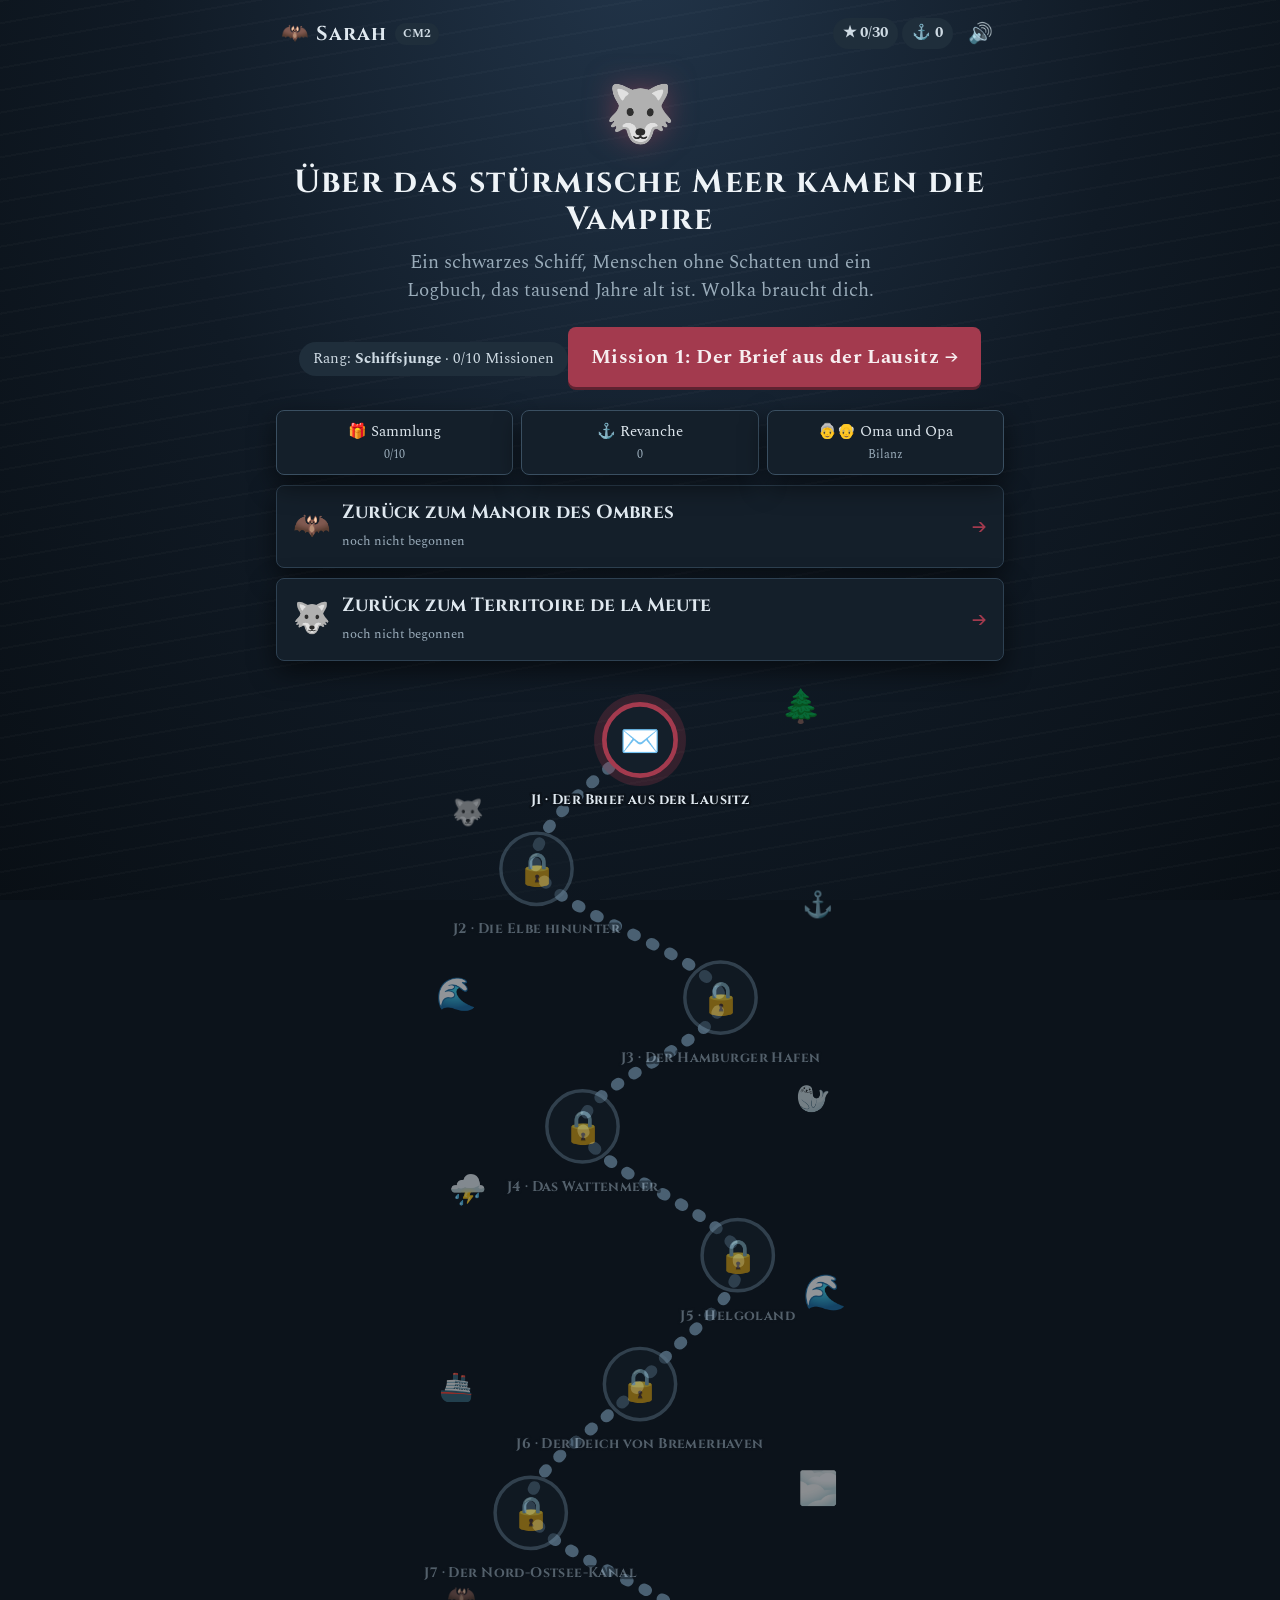
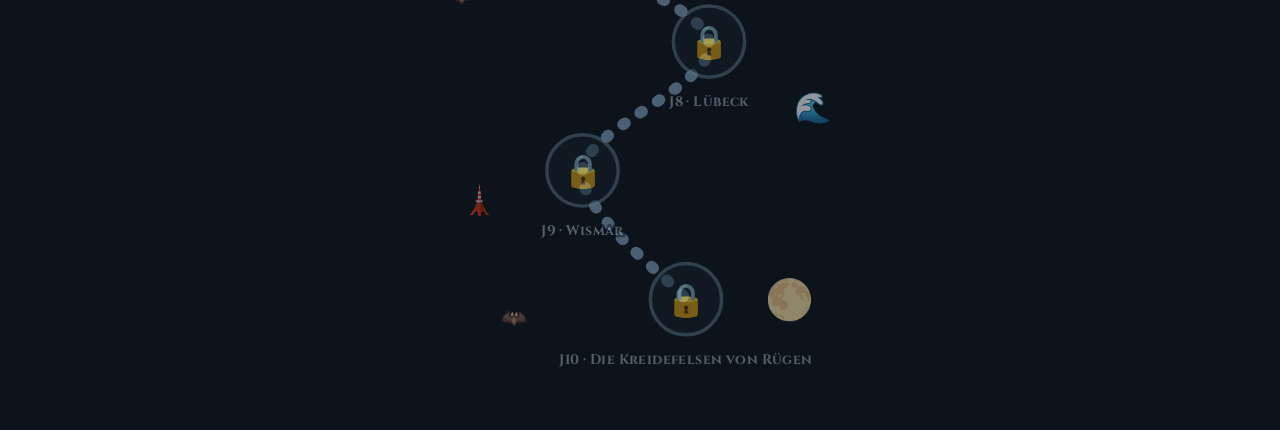
<file: sarah-vampire.html>
<!doctype html>
<html lang="fr">
<head>
<meta charset="utf-8">
<meta name="viewport" content="width=device-width, initial-scale=1, viewport-fit=cover">
<title>Sarah · Über das stürmische Meer kamen die Vampire</title>
<link rel="preconnect" href="https://fonts.googleapis.com">
<link rel="stylesheet" href="https://fonts.googleapis.com/css2?family=Cinzel:wght@600;700&family=Spectral:wght@400;600;700&display=swap">
<style>
*{box-sizing:border-box}
html,body{margin:0;padding:0}
html{background:var(--bg-solid)}
body{background:var(--bg);background-attachment:fixed;color:var(--ink);font-family:var(--font-body);font-size:18px;line-height:1.5;min-height:100vh;-webkit-text-size-adjust:100%;-webkit-tap-highlight-color:transparent}
#app{max-width:760px;margin:0 auto;padding:10px 16px 48px}
h1,h2,h3{font-family:var(--font-head);margin:.2em 0 .3em;line-height:1.15;color:var(--title)}
h1{font-size:clamp(28px,6vw,40px)}
h2{font-size:clamp(24px,5vw,30px)}
h3{font-size:20px;margin-top:1.4em}
button{font:inherit;cursor:pointer;border:var(--btn-border);border-radius:var(--radius);padding:11px 16px;background:var(--btn);color:var(--ink);transition:transform .08s,background .2s,border-color .2s,opacity .2s;touch-action:manipulation}
button:active{transform:scale(.97)}
button:disabled{cursor:default}
button.primary{background:var(--accent);color:var(--on-accent);border-color:transparent;font-weight:700;box-shadow:var(--btn-shadow)}
button.big{font-size:20px;padding:14px 22px}
button.ghost{background:transparent;border-color:transparent;color:var(--muted)}
button.icon{padding:6px 10px;font-size:20px}
.muted{color:var(--muted)}.small{font-size:15px}.center{text-align:center}
.card{background:var(--card);border:var(--card-border);border-radius:var(--radius);box-shadow:var(--shadow);padding:20px}
.screen{animation:fadein .35s ease}
@keyframes fadein{from{opacity:0;transform:translateY(8px)}to{opacity:1;transform:none}}

/* barre du haut */
.topbar{display:flex;align-items:center;justify-content:space-between;gap:8px;margin-bottom:10px}
.brand{display:flex;align-items:center;gap:8px;color:var(--ink)!important;padding:6px 4px}
.brand b{font-family:var(--font-head);font-size:20px}
.bicon{font-size:22px}
.lvl{font-size:12px;padding:2px 8px;border-radius:99px;background:var(--chip);color:var(--chip-ink);font-weight:700}
.stats{display:flex;align-items:center;gap:4px;flex-wrap:nowrap;justify-content:flex-end}
@media (max-width:420px){.stat{font-size:13px;padding:3px 8px}.brand b{font-size:18px}.lvl{display:none}}
.stat{font-size:15px;padding:4px 10px;border-radius:99px;background:var(--chip);color:var(--chip-ink);font-weight:700;white-space:nowrap}

/* carte */
.hero{text-align:center;padding:8px 0 14px}
.hicon{font-size:56px;animation:float 3s ease-in-out infinite}
@keyframes float{50%{transform:translateY(-8px)}}
.tag{color:var(--muted);margin:.2em auto .8em;max-width:520px}
.rank{display:inline-block;margin-bottom:14px;padding:6px 14px;border-radius:99px;background:var(--chip);color:var(--chip-ink);font-size:15px}
.allDone{padding:12px;border-radius:var(--radius);background:var(--chip);color:var(--chip-ink)}
.menu{display:grid;grid-template-columns:repeat(4,1fr);gap:8px;margin:6px 0 10px}
.menu button{display:flex;flex-direction:column;align-items:center;gap:2px;font-size:15px;padding:10px 6px;background:var(--card);box-shadow:var(--shadow)}
.menu button span{font-size:12px;color:var(--muted)}
.menu button.has span{color:var(--bad);font-weight:700}
@media (max-width:560px){.menu{grid-template-columns:repeat(2,1fr)}}
.mapwrap{display:flex;justify-content:center}
svg.map{width:100%;max-width:460px;height:auto;overflow:visible}
.trail{fill:none;stroke:var(--trail);stroke-width:10;stroke-linecap:round;stroke-dasharray:2 16}
.trail.done{stroke:var(--accent);stroke-dasharray:none;stroke-width:6;opacity:.8}
.node .disc{fill:var(--node);stroke:var(--node-stroke);stroke-width:3}
.node .halo{fill:transparent}
.node .nicon{font-size:28px}
.node .nlabel{font-size:13px;fill:var(--ink);font-family:var(--font-head);font-weight:700;paint-order:stroke;stroke:var(--label-halo);stroke-width:4px;stroke-linejoin:round}
.node .nstars{font-size:16px;fill:var(--star);letter-spacing:2px;paint-order:stroke;stroke:var(--label-halo);stroke-width:3px}
.node[data-act]{cursor:pointer}
.node.done .disc{fill:var(--node-done);stroke:var(--accent)}
.node.locked{opacity:.5}
.node.locked .nlabel{fill:var(--muted)}
.node.next .halo{fill:var(--accent);opacity:.25;animation:pulse 1.6s ease-in-out infinite;transform-box:fill-box;transform-origin:center}
.node.next .disc{stroke:var(--accent);stroke-width:4}
@keyframes pulse{50%{transform:scale(1.25);opacity:.05}}
.deco{opacity:.55;pointer-events:none}

/* intro / fin */
.intro,.endcard{text-align:left}
.introicon{font-size:60px;text-align:center;line-height:1.1}
.kicker{text-align:center;text-transform:uppercase;letter-spacing:.12em;font-size:13px;color:var(--muted)}
.intro h2,.endcard h2{text-align:center}
.lead{font-size:19px}
.plan{list-style:none;padding:0;margin:14px 0}
.plan li{display:flex;justify-content:space-between;gap:10px;padding:10px 12px;border-bottom:1px solid var(--line)}
.plan li b{font-weight:400;color:var(--muted);font-size:15px;white-space:nowrap}
.reward{display:flex;align-items:center;gap:14px;margin:14px 0;padding:12px 16px;border-radius:var(--radius);background:var(--reward-bg);border:1px dashed var(--accent)}
.reward .ricon{font-size:40px}
.reward small{color:var(--muted)}
.reward.win{animation:pop .6s ease .9s both}
.rules{font-size:15px;padding:10px 14px;border-radius:var(--radius);background:var(--soft);margin:12px 0;color:var(--ink)}
.btns{display:flex;flex-wrap:wrap;gap:10px;justify-content:center;margin-top:16px}
.bigstars{text-align:center;font-size:64px;letter-spacing:8px;margin:6px 0}
.bigstars .st{color:var(--star-off);display:inline-block}
.bigstars .st.on{color:var(--star);animation:starin .5s cubic-bezier(.3,1.6,.5,1) both}
@keyframes starin{from{transform:scale(0) rotate(-90deg)}to{transform:none}}
@keyframes pop{0%{transform:scale(.6);opacity:0}70%{transform:scale(1.05)}100%{transform:none;opacity:1}}
table.mini{width:100%;border-collapse:collapse;margin-top:8px}
table.mini td{padding:7px 4px;border-bottom:1px solid var(--line)}
table.mini td:last-child{text-align:right;font-weight:700}
.final{margin:14px 0;padding:14px;border-radius:var(--radius);background:var(--accent);color:var(--on-accent);text-align:center;font-weight:700;animation:pop .6s ease both}

/* question */
.qtop{display:flex;align-items:center;gap:10px}
.prog{flex:1;height:12px;background:var(--track);border-radius:99px;overflow:hidden}
.bar{height:100%;background:var(--accent);border-radius:99px;transition:width .4s}
.qcount{font-size:15px;color:var(--muted);min-width:44px;text-align:right}
.hud{display:flex;align-items:center;justify-content:space-between;gap:8px;margin:10px 0}
.chip{padding:5px 12px;border-radius:99px;background:var(--chip);color:var(--chip-ink);font-size:15px;font-weight:700}
.combo{font-weight:700;color:var(--muted);font-size:15px}
.combo.hot{color:var(--hot);animation:pop .4s ease}
.pts{font-weight:700}
.secbanner{text-align:center;font-family:var(--font-head);font-size:20px;color:var(--title);margin:4px 0 12px;animation:pop .5s ease both}
.textcard{margin-bottom:12px;font-size:var(--text-size);line-height:1.65}
.textcard p{margin:6px 0 0}
.ttitle{font-family:var(--font-head);font-size:18px;color:var(--title)}
.sent{border-radius:4px;transition:background .3s,box-shadow .3s}
.sent.zone{background:var(--zone-bg);box-shadow:0 0 0 3px var(--zone-bg)}
.sent.okref{background:var(--good-bg);box-shadow:0 0 0 3px var(--good-bg)}
.qtext{font-size:20px;margin-bottom:14px}
.qtext.small{font-size:16px;color:var(--muted);margin-bottom:6px}
.big{display:inline-block;font-size:30px;font-weight:700;margin-top:6px;font-variant-numeric:tabular-nums;letter-spacing:.02em}
.sentence{font-size:23px;line-height:1.7;margin:6px 0 16px}
.blank{display:inline-block;min-width:74px;margin:0 6px;padding:0 6px;text-align:center;border-bottom:3px dashed var(--accent);color:var(--accent);font-weight:700}
.blank.zone{background:var(--zone-bg);border-bottom-style:solid;border-color:var(--zone);animation:glow 1.2s ease-in-out 3}
.blank.ok{color:var(--good);border-bottom:3px solid var(--good)}
.blank.reveal{color:var(--good);border-bottom:3px solid var(--good);background:var(--good-bg)}
@keyframes glow{50%{box-shadow:0 0 0 6px var(--zone-bg)}}
.choices{display:grid;grid-template-columns:1fr 1fr;gap:10px}
.choices.long{grid-template-columns:1fr}
.choices.row{display:flex;flex-wrap:wrap;justify-content:center}
.choices.row .choice{min-width:110px}
.choice{background:var(--choice);border:2px solid var(--choice-border);min-height:58px;font-size:19px;color:var(--ink);text-align:center;line-height:1.3}
.choice:hover:not(:disabled){border-color:var(--accent)}
.choice.wrong{border-color:var(--bad);background:var(--bad-bg);opacity:.6;text-decoration:line-through}
.choice.right,.choice.reveal{border-color:var(--good);background:var(--good-bg);opacity:1;text-decoration:none;font-weight:700}
.choice:disabled:not(.wrong):not(.right):not(.reveal){opacity:.55}
.frac{display:inline-flex;flex-direction:column;align-items:center;vertical-align:middle;line-height:1;font-weight:700;margin:0 2px}
.frac sup,.frac sub{font-size:.95em;vertical-align:baseline;position:static}
.frac span{display:block;width:100%;height:2px;background:currentColor;font-size:0;margin:2px 0}
.typeline{display:flex;align-items:center;gap:10px;flex-wrap:wrap;font-size:22px;margin:10px 0}
.pre,.post{font-size:21px}
input.ans{font:inherit;font-size:24px;padding:10px 14px;border-radius:var(--radius);border:2px solid var(--choice-border);background:var(--input);color:var(--ink);width:100%;max-width:300px;outline:none}
input.ans.num{max-width:220px;font-variant-numeric:tabular-nums;letter-spacing:.04em}
input.ans:focus{border-color:var(--accent)}
input.ans.ok{border-color:var(--good);background:var(--good-bg)}
input.ans::selection{background:var(--zone);color:#000}
.accents{display:flex;flex-wrap:wrap;gap:6px;margin:4px 0 6px}
.accents button{padding:6px 0;width:42px;font-size:19px;background:var(--choice);border:1px solid var(--choice-border)}
.sayrow{display:flex;flex-wrap:wrap;gap:8px;align-items:center;margin-bottom:6px}
.secret{display:none;font-weight:700;padding:4px 10px;border-radius:var(--radius);background:var(--soft)}
.secret.show{display:inline-block}
.dchoix .choice{text-align:left;padding-left:16px}
.choice mark{border-radius:4px;padding:0 3px;text-decoration:none}
.choice mark.err{background:var(--zone-bg);color:var(--bad);font-weight:700}
.choice mark.good{background:var(--good-bg);color:var(--good)}
.menu:has(button:nth-child(3):last-child){grid-template-columns:repeat(3,1fr)}
.frrow{display:flex;justify-content:flex-end;margin:0 0 8px}
.frbtn{font-size:15px;min-height:40px;padding:6px 12px}
.frt{display:none;color:var(--muted);font-size:.86em;font-style:italic;font-weight:400;margin-top:3px}
.fron .frt{display:block}
.fron .sent.bil{display:block;margin-bottom:10px}
@media(min-width:700px){.fron .sent.bil{display:grid;grid-template-columns:1fr 1fr;gap:16px}.fron .sent.bil .frt{margin-top:0}}
.actions{display:flex;justify-content:center;margin-top:14px}
.actions:empty{display:none}
.fb .msg{margin-top:14px;padding:12px 14px;border-radius:var(--radius);animation:pop .35s ease both;font-size:18px}
.fb .good{background:var(--good-bg);border-left:5px solid var(--good)}
.fb .zonemsg{background:var(--zone-bg);border-left:5px solid var(--zone)}
.fb .answer{background:var(--bad-bg);border-left:5px solid var(--bad)}
.fb .info{background:var(--soft)}
.exp{margin-top:6px;font-size:16px;color:var(--ink);opacity:.9}
.hint{margin-top:6px;font-size:16px;font-style:italic}
.yours{margin:6px 0;font-size:20px}
.word{font-size:22px;font-weight:700;letter-spacing:.03em}
.numshow{font-size:24px;font-weight:700;font-variant-numeric:tabular-nums;letter-spacing:.05em}
mark.err{background:var(--bad);color:#fff;padding:0 3px;border-radius:4px}
mark.miss{background:var(--bad);color:#fff;padding:0 2px;border-radius:4px;font-size:.7em;vertical-align:super}
mark.good{background:var(--good);color:#fff;padding:0 3px;border-radius:4px}
.zonetag{background:var(--zone);color:#1a1a1a;padding:0 5px;border-radius:4px;font-weight:700}
.bigans{font-size:24px}
.shake{animation:shake .4s ease}
@keyframes shake{20%,60%{transform:translateX(-6px)}40%,80%{transform:translateX(6px)}}
.comp{display:flex;align-items:flex-end;gap:10px;margin-top:16px}
.avatar{font-size:46px;line-height:1;animation:float 3.5s ease-in-out infinite}
.bubble{flex:1;background:var(--card);border:var(--card-border);border-radius:16px 16px 16px 4px;padding:10px 14px;font-size:16px;box-shadow:var(--shadow)}
.bubble.pop{animation:pop .35s ease}
.particle{position:fixed;z-index:60;pointer-events:none;font-size:26px;animation:fly 1.5s cubic-bezier(.2,.7,.4,1) forwards}
@keyframes fly{0%{transform:translate(-50%,-50%) scale(.4);opacity:1}100%{transform:translate(calc(var(--dx) - 50%),calc(var(--dy) - 50%)) scale(1.15) rotate(var(--rot));opacity:0}}

/* collection */
.coll{display:grid;grid-template-columns:repeat(5,1fr);gap:10px;margin:16px 0}
@media (max-width:560px){.coll{grid-template-columns:repeat(2,1fr)}}
.item{text-align:center;padding:12px 6px;border-radius:var(--radius);background:var(--soft);border:2px dashed var(--line);opacity:.6}
.item.got{opacity:1;border:2px solid var(--accent);background:var(--reward-bg)}
.iicon{font-size:40px}
.iname{font-size:14px;font-weight:700}
.istars{color:var(--star);font-size:14px}
.ranks{display:flex;flex-wrap:wrap;gap:8px;justify-content:center;margin:8px 0}
.ranks span{padding:6px 12px;border-radius:99px;background:var(--soft);color:var(--muted);font-size:14px;display:flex;flex-direction:column;align-items:center}
.ranks span.on{background:var(--accent);color:var(--on-accent)}
.ranks small{font-size:11px;opacity:.8}

/* éclair */
.eclair{max-width:420px;margin:0 auto}
.ectop{display:flex;justify-content:space-between;font-size:20px}
.ectime{height:10px;border-radius:99px;background:var(--track);overflow:hidden;margin:8px 0 14px}
.ectime div{height:100%;width:100%;background:var(--accent);transition:width 1s linear}
.ecq{font-size:44px;font-weight:700;font-variant-numeric:tabular-nums}
.ecin{font-size:40px;min-height:60px;margin:6px auto 12px;padding:4px;border-bottom:3px solid var(--accent);width:160px;font-variant-numeric:tabular-nums}
.ecin.good{color:var(--good);border-color:var(--good)}
.ecin.bad{color:var(--bad);border-color:var(--bad)}
.keypad{display:grid;grid-template-columns:repeat(3,1fr);gap:8px}
.keypad button{font-size:26px;padding:14px 0;background:var(--choice);border:1px solid var(--choice-border)}
.keypad button.primary{background:var(--accent)}

/* chrono des tables, pavé numérique, lien vers l'autre jeu */
.qtimer{position:relative;height:30px;border-radius:99px;background:var(--track);overflow:hidden;margin-bottom:14px}
.qtbar{position:absolute;inset:0 auto 0 0;width:100%;background:var(--accent);transition:width .1s linear}
.qtimer.low .qtbar{background:var(--bad)}
.qtimer span{position:relative;display:block;text-align:center;line-height:30px;font-weight:700;color:var(--ink);font-variant-numeric:tabular-nums}
.qtimer.low span{animation:pop .4s ease infinite alternate}
.padin{font-size:40px;min-height:60px;margin:0 auto 12px;padding:4px;border-bottom:3px solid var(--accent);width:160px;text-align:center;font-variant-numeric:tabular-nums}
.padin.good{color:var(--good);border-color:var(--good)}
.padin.bad{color:var(--bad);border-color:var(--bad)}
.padin.reveal{color:var(--good);border-color:var(--good);background:var(--good-bg)}
.qpad{max-width:360px;margin:0 auto}
.timerinfo{text-align:center;font-size:16px;padding:8px 12px;border-radius:var(--radius);background:var(--soft)}
a.sibling{display:flex;align-items:center;gap:12px;margin:0 0 10px;padding:12px 16px;border-radius:var(--radius);background:var(--card);border:var(--card-border);box-shadow:var(--shadow);color:var(--ink);text-decoration:none}
a.sibling b{display:block;font-family:var(--font-head)}
a.sibling small{color:var(--muted);font-size:13px}
a.sibling .sicon{font-size:30px}
a.sibling .sgo{margin-left:auto;font-size:22px;color:var(--accent)}
/* grands-parents */
.parents p{font-size:16px}
.tip{padding:10px 14px;border-radius:var(--radius);background:var(--soft)}
.tblwrap{overflow-x:auto}
table.res{width:100%;border-collapse:collapse;font-size:15px}
table.res th,table.res td{padding:7px 6px;border-bottom:1px solid var(--line);text-align:center;vertical-align:top}
table.res td:nth-child(2){text-align:left}
table.res tr.off td{color:var(--muted)}
table.res .stars{color:var(--star);white-space:nowrap}
.aggs{display:flex;flex-wrap:wrap;gap:8px;margin-top:10px}
.aggs span{padding:6px 12px;border-radius:99px;background:var(--soft);font-size:15px}
.misslist,.planlist{padding-left:18px;font-size:15px}
.misslist li,.planlist li{margin:6px 0}
.tagd{display:inline-block;font-size:12px;padding:1px 8px;border-radius:99px;background:var(--chip);color:var(--chip-ink);font-weight:700}
.danger{margin-top:18px;font-size:15px}
.danger summary{cursor:pointer;color:var(--muted)}
.danger button{background:var(--bad);color:#fff;border-color:transparent}
:root{
--bg-solid:#0c131b;
--bg:repeating-linear-gradient(170deg,rgba(255,255,255,.02) 0 2px,transparent 2px 22px),radial-gradient(ellipse at 50% -10%,#22354a 0%,#101a25 55%,#090f15 100%);
--ink:#dfe8ef;--title:#eef3f7;--muted:#9aacba;
--card:#141f2a;--card-border:1px solid #2e4152;--radius:8px;--shadow:0 10px 26px rgba(0,0,0,.55);
--accent:#a33a4e;--on-accent:#f7eef0;--btn:#1a2733;--btn-border:1px solid #3a4f61;--btn-shadow:0 3px 0 #5e2230;
--chip:#1f2e3b;--chip-ink:#cfdbe4;
--good:#7dbb96;--good-bg:#1a3128;--bad:#e0727f;--bad-bg:#3a1e25;--zone:#d6b85a;--zone-bg:#37301d;
--choice:#18242f;--choice-border:#384c5d;--input:#0e161e;--track:#26353f;--trail:#4a6072;--node:#141f2a;--node-stroke:#566e80;--node-done:#1f2f3c;
--star:#d7dee4;--star-off:#33434f;--label-halo:#0c131b;--reward-bg:#18242f;--soft:#1b2935;--line:#2b3b48;--hot:#e0a040;--text-size:20px;
--font-head:'Cinzel',Georgia,'Times New Roman',serif;--font-body:'Spectral',Georgia,'Times New Roman',serif;
}
body{font-size:19px}
h1,h2,.secbanner,.brand b{letter-spacing:.05em}
h1{font-size:clamp(22px,5.4vw,32px)}
.intro h2::after,.endcard h2::after{content:'🌊';display:block;font-size:16px;margin-top:4px;opacity:.8}
.card{background-image:linear-gradient(180deg,rgba(255,255,255,.025),transparent 40%)}
.choice{font-family:var(--font-body);font-size:20px}
.bubble{font-style:italic}
.bubble b{font-style:normal;font-family:var(--font-head);font-size:14px;letter-spacing:.08em}
.node .nlabel{font-size:12px;letter-spacing:.03em}
.hicon{filter:drop-shadow(0 0 14px rgba(170,70,90,.5))}
.textcard{border-left:3px solid var(--accent)}
.final{background:#091017;color:var(--star);border:1px solid var(--accent)}

</style>
</head>
<body>
<div id="app"></div>
<noscript>Ce jeu a besoin de JavaScript pour fonctionner.</noscript>
<script>
var CFG = {
  id: 'sarah3', name: 'Sarah', level: 'CM2', ui: 'de', noEclair: true,
  title: 'Über das stürmische Meer kamen die Vampire',
  tagline: 'Ein schwarzes Schiff, Menschen ohne Schatten und ein Logbuch, das tausend Jahre alt ist. Wolka braucht dich.',
  homeIcon: '🦇', revIcon: '⚓', collTitle: 'Die Seekiste',
  comp: { name: 'Wolka', icon: '🐺' },
  sections: ['les', 'ges', 'erd'],
  icons: { les: '📖', ges: '📜', erd: '🧭', points: '⚓' },
  sec: { les: 'Lesen', ges: 'Geschichte', erd: 'Erdkunde' },
  showExp: ['les', 'ges', 'erd'],
  siblings: [
    { href: 'sarah.html', key: 'revision-sarah-v1', icon: '🦇', label: 'Zurück zum Manoir des Ombres' },
    { href: 'sarah-meute.html', key: 'revision-sarah2-v1', icon: '🐺', label: 'Zurück zum Territoire de la Meute' }
  ],
  parentsText: "Une mission par jour, 15 à 20 minutes environ, entièrement en allemand : un chapitre de l'histoire avec ses questions et un petit exercice d'écriture (niveau Klasse 3), une page du journal de bord qui raconte l'histoire de l'Allemagne dans l'ordre, puis de la géographie de la côte allemande. Sarah n'a pas appris l'histoire allemande à l'école : le bouton « Auf Französisch » affiche la traduction des textes et des questions d'histoire. Il ne coûte aucun point et le jeu ne note pas son utilisation. Ce jeu est indépendant des deux autres : sa progression est enregistrée à part.",
  ranks: [{ min: 0, name: 'Schiffsjunge' }, { min: 3, name: 'Matrosin' }, { min: 6, name: 'Steuerfrau' }, { min: 10, name: 'Hüterin der Schatten' }],
  mapX: [200, 110, 270, 150, 285, 200, 105, 260, 150, 240],
  deco: [[340, 1100, '🌲', 28], [50, 1010, '🐺', 22], [355, 930, '⚓', 22], [40, 850, '🌊', 28], [350, 760, '🦭', 24], [50, 680, '⛈️', 26], [360, 590, '🌊', 30], [40, 510, '🚢', 24], [355, 420, '🌫️', 28], [45, 330, '🦇', 20], [350, 230, '🌊', 26], [60, 150, '🗼', 24], [330, 60, '🌕', 34], [90, 50, '🦇', 18]],
  particles: ['🌊', '🦇', '⚓', '✦', '🌙'],
  sounds: { type: 'sawtooth', ok: [330, 415, 494], ok2: [294, 370], wrong: [147, 139], win: [165, 220, 277, 330, 440] },
  lines: {
    hello: ['Du bist da! Nyx hat gesagt, dass du keine Angst vor der Nacht hast.', 'Schnell, Sarah! Heute Nacht sind wieder Schatten verschwunden.', 'Das Medaillon leuchtet. Das Schiff ist nicht mehr weit.'],
    idle: ['Ein Wolf bleibt ruhig, auch im Sturm.', 'Lies genau. Das Meer verzeiht keine Eile.', 'Nyx schläft kopfüber und denkt trotzdem nach.', 'Du schaffst das.', 'Riech die Antwort. Das hilft bei Wölfen.'],
    sec: { ges: 'Jetzt das Logbuch. Die Gräfin hat alles selbst gesehen.', erd: 'Erdkunde! Wir müssen die Küste kennen, wenn wir das Schiff finden wollen.' },
    ok: ['Richtig!', 'Genau. Die Wölfe sind stolz auf dich.', 'Stimmt. Sogar Nyx nickt.', 'Sehr gut!', 'Volle Fahrt voraus!', 'Perfekt.'],
    ok2: ['Gut gemacht, du hast nicht aufgegeben.', 'Beim zweiten Versuch. Das zählt auch.', 'Da ist die richtige Spur.'],
    wrong1: ['Falsche Spur. Schau dir die markierte Stelle an.', 'Fast. Lies noch einmal.', 'Noch nicht. Die Antwort ist ganz nah.'],
    wrong2: ['Hier ist die Antwort. Merk sie dir gut.', 'Nicht schlimm. Auch Seeleute verirren sich.', 'Diese Frage kommt in die Revanche.'],
    combo: ['Fünf in Folge! Das ganze Rudel heult für dich.', 'Du segelst vor dem Wind!', 'Nicht zu stoppen, wie eine Sturmflut.'],
    end3: ['Drei Sterne! Sogar die Gräfin wäre beeindruckt.', 'Drei Sterne! Nyx macht einen Salto.'],
    end2: ['Zwei Sterne. Eine gute Fahrt!', 'Zwei Sterne. Das Rudel vertraut dir.'],
    end1: ['Mission geschafft. Morgen segeln wir besser.', 'Geschafft! Die Revanche wartet auf dich.'],
    final: '🦇 Die Schatten sind zurück, und die Gräfin hat wieder einen eigenen Schatten. Der Sturm ist vorbei. Sarah ist jetzt die Hüterin der Schatten, und auf dem Meer fährt ein Schiff mit hellen Segeln.',
    allDone: '🦇 Alle zehn Orte sind geschafft. Spiel noch einmal für drei Sterne oder hol dir deine Revanche.',
    revIntro: 'Die falschen Antworten liegen noch vor Anker. Löse sie beim ersten Versuch, dann sind sie frei.',
    revEmpty: 'Der Hafen ist leer. Das Meer ist ruhig.',
    record: '🏆 Neuer Rekord!'
  }
};

var DATA = { days: [
/* ---------------- TAG 1 ---------------- */
{
  place: 'Der Brief aus der Lausitz', icon: '✉️', reward: { icon: '✉️', name: 'Wolkas Brief' },
  focus: "Lecture : la lettre de Wolka · Histoire : les Vikings et Haithabu · Géographie : les Länder de la côte",
  intro: 'Du hast Wolka geantwortet, und heute kommt ihre Antwort. Das Medaillon der Schatten leuchtet so hell wie noch nie. Nyx liest über deine Schulter mit. Dann lässt eine Möwe ein altes Buch vor Wolka fallen: ein Logbuch.',
  parts: [
    { dom: 'les', lang: 'de',
      lect: { title: 'Wolkas zweiter Brief',
        s: ['Liebe Sarah, danke für deinen Brief.', 'Hier stimmt etwas nicht.', 'Eine Möwe hat uns erzählt, dass nachts ein schwarzes Schiff vor der Küste fährt.', 'Es hat keine Lichter, und im Sturm macht es kein Geräusch.', 'In den Dörfern am Meer haben manche Menschen plötzlich keinen Schatten mehr.', 'Sie sind grau und sehr müde.', 'Du bist die Herrin der Schatten. Bitte komm schnell! Deine Wolka'],
        qs: [
          { q: 'Was erzählt die Möwe?', c: ['Ein schwarzes Schiff fährt nachts vor der Küste', 'Der Sturm ist vorbei', 'Die Wölfe sind am Meer', 'Das Medaillon ist weg'], a: 0, r: [2], e: 'Die Möwe hat von einem schwarzen Schiff erzählt.' },
          { q: 'Was ist mit den Menschen in den Dörfern passiert?', c: ['Sie haben keinen Schatten mehr', 'Sie sind weggezogen', 'Sie haben Fieber', 'Sie sind Fischer geworden'], a: 0, r: [4, 5], e: 'Sie haben keinen Schatten mehr. Darum sind sie grau und müde.' }
        ] },
      qs: [
        { t: 'dictee', cs: true, say: 'Das Schiff fährt in der Nacht.', a: ['Das Schiff fährt in der Nacht'], z: 'Schiff und Nacht sind Nomen. fährt schreibt man mit ä und h.', e: '„fährt“ kommt von „fahren“: ä und h. Schiff und Nacht schreibt man groß.' },
        { t: 'fill', q: 'Welcher Artikel passt?', s: '___ Möwe fliegt über das Meer.', c: ['Die', 'Der', 'Das'], a: 0, z: 'Man sagt: eine Möwe.', e: 'die Möwe, die Möwen.' }
      ] },
    { dom: 'ges', lang: 'de',
      lect: { title: 'Logbuch: Die Wikinger',
        fr: { title: 'Journal de bord : les Vikings', s: ["Que celui qui trouve ce livre lise mon histoire.", "Je m'appelle Ilsabe, je suis comtesse et j'ai plus de mille ans.", "Vers l'an 900, je vivais à Haithabu, un grand port dans le nord de l'Allemagne d'aujourd'hui.", "Là-bas vivaient des Vikings venus du Nord.", "Ils étaient bons marins et construisaient des bateaux longs et rapides.", "Ils n'étaient pas seulement des guerriers : beaucoup étaient aussi des marchands."] },
        s: ['Wer dieses Buch findet, soll meine Geschichte lesen.', 'Ich heiße Ilsabe, ich bin eine Gräfin und mehr als tausend Jahre alt.', 'Um das Jahr 900 lebte ich in Haithabu, einem großen Hafen im Norden des heutigen Deutschlands.', 'Dort wohnten Wikinger aus dem Norden.', 'Sie waren gute Seeleute und bauten lange, schnelle Schiffe.', 'Sie waren nicht nur Krieger: Viele waren auch Händler.'],
        qs: [
          { q: 'Was war Haithabu?', c: ['Ein großer Hafen', 'Eine Insel im Süden', 'Ein Wikingerkönig', 'Ein Schiff'], a: 0, r: [2], e: 'Haithabu war ein großer Hafen der Wikinger.', fr: { q: "Qu'était Haithabu ?", c: ['Un grand port', 'Une île du sud', 'Un roi viking', 'Un bateau'], e: 'Haithabu était un grand port viking.' } },
          { q: 'Was waren viele Wikinger außerdem?', c: ['Händler', 'Lehrer', 'Bäcker', 'Könige'], a: 0, r: [5], e: 'Viele Wikinger waren auch Händler.', fr: { q: 'Que faisaient beaucoup de Vikings, en plus de la guerre ?', c: ['Ils étaient marchands', 'Ils étaient professeurs', 'Ils étaient boulangers', 'Ils étaient rois'], e: 'Beaucoup de Vikings étaient aussi des marchands.' } }
        ] },
      qs: [
        { t: 'qcm', q: 'Woher kamen die Wikinger?', c: ['Aus Skandinavien, im Norden', 'Aus Italien', 'Aus Spanien', 'Aus Afrika'], a: 0, z: 'Dänemark, Schweden und Norwegen liegen dort.', e: 'Die Wikinger kamen aus Skandinavien: aus Dänemark, Schweden und Norwegen.', fr: { q: "D'où venaient les Vikings ?", c: ['De Scandinavie, au nord', "D'Italie", "D'Espagne", "D'Afrique"], z: 'Le Danemark, la Suède et la Norvège se trouvent là-bas.', e: 'Les Vikings venaient de Scandinavie : Danemark, Suède et Norvège.' } }
      ] },
    { dom: 'erd', lang: 'de', qs: [
      { t: 'qcm', q: 'Welche zwei Meere liegen im Norden von Deutschland?', c: ['Die Nordsee und die Ostsee', 'Das Mittelmeer und die Nordsee', 'Der Atlantik und die Ostsee', 'Das Schwarze Meer und die Ostsee'], a: 0, z: 'Das erste Meer liegt im Nordwesten, das zweite im Nordosten.', e: 'Die Nordsee liegt im Nordwesten, die Ostsee im Nordosten.' },
      { t: 'qcm', q: 'Welches Bundesland liegt ganz im Norden, zwischen Nordsee und Ostsee?', c: ['Schleswig-Holstein', 'Bayern', 'Hessen', 'Sachsen'], a: 0, z: 'Es grenzt an Dänemark.', e: 'Schleswig-Holstein liegt zwischen den beiden Meeren. Haithabu lag dort.' },
      { t: 'qcm', q: 'In der Lausitz wohnt Wolka. Wo liegt die Lausitz?', c: ['Im Osten von Deutschland', 'Im Westen von Deutschland', 'An der Nordsee', 'In den Alpen'], a: 0, z: 'Nicht weit von Polen.', e: 'Die Lausitz liegt im Osten, nahe der Grenze zu Polen.' }
    ] }
  ]
},
/* ---------------- TAG 2 ---------------- */
{
  place: 'Die Elbe hinunter', icon: '🛶', reward: { icon: '🪶', name: 'Die Möwenfeder' },
  focus: "Lecture : Nyx soupçonnée · Histoire : la cogue et les débuts de la Hanse · Géographie : l'Elbe",
  intro: 'Wolka, Nyx und du steigt auf einen alten Lastkahn. Die Elbe bringt euch nach Norden. Ein Fischer schaut Nyx sehr böse an.',
  parts: [
    { dom: 'les', lang: 'de',
      lect: { title: 'Nyx hat ein Problem',
        s: ['Der Fischer zeigt mit dem Finger auf Nyx.', '„Eine Fledermaus!“, ruft er. „Sie ist bestimmt ein Vampir!“', 'Nyx hängt kopfüber an der Lampe und seufzt.', '„Ich fresse Mücken“, sagt sie. „Sehe ich wie eine Gräfin aus?“', 'Du erklärst dem Fischer, dass Fledermäuse nützliche Tiere sind.', 'Er glaubt dir nicht ganz, aber er gibt euch einen Korb mit Äpfeln.'],
        qs: [
          { q: 'Was glaubt der Fischer?', c: ['Dass Nyx ein Vampir ist', 'Dass Sarah ein Wolf ist', 'Dass der Kahn sinkt', 'Dass es regnen wird'], a: 0, r: [1], e: 'Der Fischer ruft, dass Nyx bestimmt ein Vampir ist.' },
          { q: 'Was frisst Nyx?', c: ['Mücken', 'Äpfel', 'Fische', 'Blumen'], a: 0, r: [3], e: 'Nyx sagt: „Ich fresse Mücken.“' }
        ] },
      qs: [
        { t: 'type', cs: true, q: 'Schreib das Wort in der <b>Mehrzahl</b>.', pre: 'der Apfel → die', a: ['Äpfel'], z: 'Aus A wird Ä. Am Ende kommt nichts dazu.', e: 'der Apfel, die Äpfel.' },
        { t: 'type', cs: true, q: 'Setze das Verb ein (Gegenwart).', pre: 'Nyx (hängen) →', post: 'an der Lampe.', a: ['hängt'], z: 'Bei „sie“ endet das Verb auf -t.', e: 'ich hänge, du hängst, sie hängt.' }
      ] },
    { dom: 'ges', lang: 'de',
      lect: { title: 'Logbuch: Die Kogge',
        fr: { title: 'Journal de bord : la cogue', s: ["Je me souviens bien des années vers 1250.", "Les marchands avaient un nouveau bateau : la cogue.", "C'était un navire large en bois, avec un seul mât et une grande voile.", "Une cogue transportait beaucoup de marchandises, mais elle allait lentement.", "Les marchands de nombreuses villes ont décidé de s'entraider contre les pirates.", "C'est ainsi qu'est née une grande alliance : la Hanse."] },
        s: ['An die Jahre um 1250 erinnere ich mich gut.', 'Die Kaufleute hatten ein neues Schiff: die Kogge.', 'Sie war ein breites Schiff aus Holz, mit einem Mast und einem großen Segel.', 'Eine Kogge konnte viele Waren tragen, aber sie war langsam.', 'Die Kaufleute vieler Städte beschlossen, sich gegenseitig gegen Piraten zu helfen.', 'So entstand ein großer Bund: die Hanse.'],
        qs: [
          { q: 'Wie viele Masten hatte eine Kogge?', c: ['Einen', 'Zwei', 'Drei', 'Keinen'], a: 0, r: [2], e: 'Die Kogge hatte einen Mast und ein großes Segel.', fr: { q: 'Combien de mâts avait une cogue ?', c: ['Un', 'Deux', 'Trois', 'Aucun'], e: 'La cogue avait un seul mât et une grande voile.' } },
          { q: 'Gegen wen halfen sich die Kaufleute?', c: ['Gegen Piraten', 'Gegen die Wikinger', 'Für ein Fest', 'Für den Kaiser'], a: 0, r: [4], e: 'Sie halfen sich gegen Piraten. So entstand die Hanse.', fr: { q: "Contre qui les marchands s'entraidaient-ils ?", c: ['Contre les pirates', 'Contre les Vikings', 'Pour une fête', "Pour l'empereur"], e: "Ils s'entraidaient contre les pirates. C'est ainsi qu'est née la Hanse." } }
        ] },
      qs: [
        { t: 'qcm', q: 'Was war die Hanse?', c: ['Ein Bund von Kaufleuten und Städten', 'Eine Burg am Rhein', 'Ein König im Norden', 'Eine Krankheit'], a: 0, z: 'Das steht am Ende des Textes.', e: 'Die Hanse war ein Bund von Kaufleuten und Städten rund um Nordsee und Ostsee.', fr: { q: "Qu'était la Hanse ?", c: ['Une alliance de marchands et de villes', 'Un château sur le Rhin', 'Un roi du Nord', 'Une maladie'], z: 'La réponse est à la fin du texte.', e: 'La Hanse était une alliance de marchands et de villes autour de la mer du Nord et de la Baltique.' } }
      ] },
    { dom: 'erd', lang: 'de', qs: [
      { t: 'qcm', q: 'In welche Richtung fließt die Elbe durch Deutschland?', c: ['Nach Norden, zur Nordsee', 'Nach Süden, zu den Alpen', 'Nach Westen, zum Rhein', 'Nach Osten, nach Polen'], a: 0, z: 'Sie fließt zu einem Meer.', e: 'Die Elbe fließt nach Nordwesten und mündet in die Nordsee.' },
      { t: 'qcm', q: 'Welche Stadt liegt an der Elbe?', c: ['Dresden', 'Köln', 'München', 'Frankfurt'], a: 0, z: 'Köln liegt am Rhein, München an der Isar, Frankfurt am Main.', e: 'Dresden und Hamburg liegen an der Elbe.' },
      { t: 'qcm', q: 'Wo beginnt die Elbe?', c: ['In Tschechien', 'In Frankreich', 'In den Alpen', 'An der Ostsee'], a: 0, z: 'In einem Nachbarland, östlich von Bayern und südlich von Sachsen.', e: 'Die Elbe entspringt im Riesengebirge in Tschechien.' }
    ] }
  ]
},
/* ---------------- TAG 3 ---------------- */
{
  place: 'Der Hamburger Hafen', icon: '🏗️', reward: { icon: '🧂', name: 'Das Salz der Hanse' },
  focus: "Lecture : l'homme sans ombre · Histoire : le commerce de la Hanse · Géographie : Hambourg",
  intro: 'Hamburg! Überall Kräne, Schiffe und Möwen. Aber auf einem Steg sitzt ein alter Seemann in der Sonne, und unter ihm ist kein Schatten.',
  parts: [
    { dom: 'les', lang: 'de',
      lect: { title: 'Der Mann ohne Schatten',
        s: ['Der alte Seemann heißt Hinnerk.', 'Er sitzt in der Sonne, aber sein Schatten ist weg.', '„Es war vor drei Nächten“, erzählt er leise.', '„Ein kalter Wind kam vom Meer, und mein Schatten löste sich von meinen Füßen.“', '„Er glitt über das Wasser zu einem schwarzen Schiff.“', 'Seitdem ist Hinnerk immer müde und friert.', 'Dein Medaillon wird plötzlich warm in deiner Hand.'],
        qs: [
          { q: 'Wohin ist der Schatten von Hinnerk verschwunden?', c: ['Zu einem schwarzen Schiff', 'In den Keller', 'In den Wald', 'In die Sonne'], a: 0, r: [4], e: 'Der Schatten glitt über das Wasser zu einem schwarzen Schiff.' },
          { q: 'Wie fühlt sich Hinnerk seitdem?', c: ['Er ist müde und friert', 'Er ist fröhlich', 'Er hat Hunger', 'Er ist wütend'], a: 0, r: [5], e: 'Seitdem ist Hinnerk immer müde und friert.' }
        ] },
      qs: [
        { t: 'fill', q: 'Welches Wort ist richtig geschrieben?', s: 'Der alte Seemann ___ in der Sonne.', c: ['sitzt', 'sizt', 'sitst'], a: 0, z: 'sitzen schreibt man mit tz.', e: 'Nach einem kurzen Vokal schreibt man tz: sitzen, Katze, Platz.' },
        { t: 'dictee', cs: true, say: 'Der Wind kommt vom Meer.', a: ['Der Wind kommt vom Meer'], z: 'Meer schreibt man mit zwei e, und kommt mit zwei m.', e: '„Meer“ mit ee. „mehr“ mit h bedeutet etwas anderes: mehr Äpfel.' }
      ] },
    { dom: 'ges', lang: 'de',
      lect: { title: 'Logbuch: Salz und Hering',
        fr: { title: 'Journal de bord : le sel et le hareng', s: ["Pendant trois cents ans, la Hanse a été très puissante.", "Environ deux cents villes en faisaient partie, comme Hambourg, Brême et Lübeck.", "Les cogues transportaient du sel, du hareng, des fourrures et du drap.", "Le sel était très cher, car il permettait de conserver le poisson.", "Hambourg porte aujourd'hui encore le nom de « ville hanséatique ».", "Moi, je voyageais de nuit et je regardais les bateaux depuis le port."] },
        s: ['Dreihundert Jahre lang war die Hanse sehr mächtig.', 'Etwa zweihundert Städte gehörten dazu, zum Beispiel Hamburg, Bremen und Lübeck.', 'Die Koggen brachten Salz, Hering, Pelze und Stoffe.', 'Salz war sehr teuer, denn damit konnte man Fisch haltbar machen.', 'Hamburg heißt noch heute „Hansestadt“.', 'Ich reiste nachts und schaute vom Hafen aus den Schiffen zu.'],
        qs: [
          { q: 'Warum war Salz so wichtig?', c: ['Damit konnte man Fisch haltbar machen', 'Damit konnte man Schiffe bauen', 'Es war sehr süß', 'Es machte die Segel stark'], a: 0, r: [3], e: 'Mit Salz wurde Fisch haltbar. Es gab noch keine Kühlschränke.', fr: { q: 'Pourquoi le sel était-il si important ?', c: ['Il permettait de conserver le poisson', 'Il permettait de construire des bateaux', 'Il était très sucré', 'Il rendait les voiles solides'], e: "Le sel permettait de conserver le poisson. Il n'y avait pas encore de réfrigérateurs." } },
          { q: 'Welche Stadt gehörte zur Hanse?', c: ['Lübeck', 'München', 'Paris', 'Wien'], a: 0, r: [1], e: 'Hamburg, Bremen und Lübeck gehörten zur Hanse.', fr: { q: 'Quelle ville faisait partie de la Hanse ?', c: ['Lübeck', 'Munich', 'Paris', 'Vienne'], e: 'Hambourg, Brême et Lübeck faisaient partie de la Hanse.' } }
        ] },
      qs: [
        { t: 'qcm', q: 'Was bedeutet das HH auf Hamburger Autos?', c: ['Hansestadt Hamburg', 'Hoher Hafen', 'Haus Hamburg', 'Hallo Hamburg'], a: 0, z: 'Das Wort steht im Text.', e: 'HH bedeutet Hansestadt Hamburg. Auch HB für Bremen und HL für Lübeck erinnern an die Hanse.', fr: { q: 'Que signifie le HH sur les plaques des voitures de Hambourg ?', c: ['Ville hanséatique de Hambourg', 'Haut port', 'Maison de Hambourg', 'Bonjour Hambourg'], z: 'Le mot se trouve dans le texte.', e: "HH veut dire Hansestadt Hamburg. HB pour Brême et HL pour Lübeck rappellent aussi la Hanse." } }
      ] },
    { dom: 'erd', lang: 'de', qs: [
      { t: 'qcm', q: 'Hamburg ist zugleich eine Stadt und...', c: ['ein Bundesland', 'ein Land wie Österreich', 'eine Insel', 'ein Berg'], a: 0, z: 'Bremen und Berlin sind das auch.', e: 'Hamburg ist ein Stadtstaat, also Stadt und Bundesland zugleich.' },
      { t: 'qcm', q: 'Was steht in der Speicherstadt in Hamburg?', c: ['Alte Lagerhäuser aus rotem Backstein', 'Eine große Burg', 'Ein Vulkan', 'Der Kölner Dom'], a: 0, z: 'Speicher sind Häuser für Waren.', e: 'In den alten Backsteinhäusern der Speicherstadt lagerte man Kaffee, Tee und Gewürze.' },
      { t: 'qcm', q: 'Hamburg ist die...', c: ['zweitgrößte Stadt Deutschlands', 'größte Stadt der Welt', 'Hauptstadt von Deutschland', 'kleinste Stadt Deutschlands'], a: 0, z: 'Nur Berlin ist größer.', e: 'Nach Berlin ist Hamburg die zweitgrößte Stadt Deutschlands.' }
    ] }
  ]
},
/* ---------------- TAG 4 ---------------- */
{
  place: 'Das Wattenmeer', icon: '🦭', reward: { icon: '🐚', name: 'Die Wattmuschel' },
  focus: "Lecture : les traces dans le Watt · Histoire : la peste noire, vers 1350 · Géographie : marée et Wattenmeer",
  intro: 'Das Meer ist weg! Bei Ebbe läuft ihr über den nassen Meeresboden. Vesper hätte diesen Geruch geliebt. Mitten im Watt sieht Wolka seltsame Spuren.',
  parts: [
    { dom: 'les', lang: 'de',
      lect: { title: 'Spuren im Schlick',
        s: ['Bei Ebbe zieht sich das Meer weit zurück.', 'Wolka schnuppert und bleibt stehen.', 'Im Schlick sind Fußspuren von vielen Menschen.', 'Sie führen vom Wasser zum Dorf und wieder zurück.', 'Die Spuren riechen nach kaltem Meer und altem Holz.', 'Ein Seehund schaut euch neugierig an.', '„Schnell zurück“, sagt Wolka. „Die Flut kommt.“'],
        qs: [
          { q: 'Wohin führen die Spuren?', c: ['Vom Wasser zum Dorf und zurück', 'In den Wald', 'Nur ins Meer', 'Zu einem Berg'], a: 0, r: [3], e: 'Die Spuren führen vom Wasser zum Dorf und wieder zurück.' },
          { q: 'Warum will Wolka schnell zurück?', c: ['Weil die Flut kommt', 'Weil sie Hunger hat', 'Weil der Seehund böse ist', 'Weil es schneit'], a: 0, r: [6], e: 'Wolka sagt: Die Flut kommt.' }
        ] },
      qs: [
        { t: 'type', cs: true, q: 'Schreib das Wort in der <b>Mehrzahl</b>.', pre: 'die Spur → die', a: ['Spuren'], z: 'Viele Nomen mit „die“ bekommen -en.', e: 'die Spur, die Spuren.' },
        { t: 'type', cs: true, q: 'Schreib das Verb in der <b>Vergangenheit</b> (Präteritum).', pre: 'Wolka (schnuppern) →', post: 'im Schlick.', a: ['schnupperte'], z: 'Regelmäßiges Verb: Stamm + -te.', e: 'schnuppern → sie schnupperte.' }
      ] },
    { dom: 'ges', lang: 'de',
      lect: { title: 'Logbuch: Der Schwarze Tod',
        fr: { title: 'Journal de bord : la peste noire', s: ["Vers 1350, une terrible maladie est arrivée en Europe : la peste.", "On l'appelait la mort noire.", "Elle arrivait avec les bateaux, car les puces des rats transmettaient le microbe.", "À cette époque, personne ne le savait.", "Environ un habitant sur trois en Europe en est mort.", "Les gens avaient peur et, sans aucune raison, accusaient d'autres personnes, surtout les Juifs.", "À cette époque, la peur était plus forte que la raison."] },
        s: ['Um 1350 kam eine schreckliche Krankheit nach Europa: die Pest.', 'Man nannte sie den Schwarzen Tod.', 'Sie kam mit den Schiffen, denn die Flöhe der Ratten übertrugen die Krankheit.', 'Das wusste damals niemand.', 'Etwa jeder dritte Mensch in Europa starb daran.', 'Die Menschen hatten Angst und gaben ohne Grund anderen die Schuld, vor allem den Juden.', 'Die Angst war damals stärker als der Verstand.'],
        qs: [
          { q: 'Wie kam die Pest nach Europa?', c: ['Mit den Schiffen', 'Mit dem Wind', 'Mit den Vögeln', 'Mit dem Regen'], a: 0, r: [2], e: 'Sie kam mit den Schiffen. Ratten und ihre Flöhe waren an Bord.', fr: { q: 'Comment la peste est-elle arrivée en Europe ?', c: ['Avec les bateaux', 'Avec le vent', 'Avec les oiseaux', 'Avec la pluie'], e: 'Elle est arrivée avec les bateaux. Les rats et leurs puces étaient à bord.' } },
          { q: 'Wem gaben die Menschen die Schuld?', c: ['Vor allem den Juden', 'Den Tieren im Wald', 'Dem König', 'Dem Wetter'], a: 0, r: [5], e: 'Die Menschen hatten Angst und gaben ohne Grund vor allem den Juden die Schuld. Das war sehr ungerecht.', fr: { q: 'Qui les gens accusaient-ils ?', c: ['Surtout les Juifs', 'Les animaux de la forêt', 'Le roi', 'Le temps'], e: 'Les gens avaient peur et accusaient sans raison surtout les Juifs. C\'était très injuste.' } }
        ] },
      qs: [
        { t: 'qcm', q: 'Wie viele Menschen in Europa starben ungefähr an der Pest?', c: ['Jeder dritte', 'Jeder hundertste', 'Niemand', 'Alle'], a: 0, z: 'Lies den Satz mit dem Wort „dritte“.', e: 'Etwa ein Drittel der Menschen in Europa starb um 1350 an der Pest.', fr: { q: "Combien de personnes en Europe sont mortes de la peste, environ ?", c: ['Une sur trois', 'Une sur cent', 'Personne', 'Tout le monde'], z: 'Le mot allemand « dritte » veut dire « troisième ».', e: "Environ un tiers des habitants de l'Europe est mort de la peste vers 1350." } }
      ] },
    { dom: 'erd', lang: 'de', qs: [
      { t: 'qcm', q: 'Wie heißt es, wenn das Meer sich zurückzieht?', c: ['Ebbe', 'Flut', 'Welle', 'Sturm'], a: 0, z: 'Das Gegenteil von Flut.', e: 'Bei Ebbe zieht sich das Meer zurück, bei Flut kommt es wieder.' },
      { t: 'qcm', q: 'Wie lange dauert es ungefähr von Ebbe bis Flut?', c: ['Etwa sechs Stunden', 'Eine Minute', 'Eine Woche', 'Einen Monat'], a: 0, z: 'Zweimal am Tag kommt die Flut.', e: 'Etwa alle sechs Stunden wechseln sich Ebbe und Flut ab.' },
      { t: 'qcm', q: 'Welches Tier lebt im Wattenmeer?', c: ['Der Seehund', 'Der Braunbär', 'Das Kamel', 'Die Gämse'], a: 0, z: 'Du hast es gerade im Text getroffen.', e: 'Seehunde liegen auf den Sandbänken des Wattenmeers. Es ist ein Weltnaturerbe.' }
    ] }
  ]
},
/* ---------------- TAG 5 ---------------- */
{
  place: 'Helgoland', icon: '🪨', reward: { icon: '🏴‍☠️', name: 'Störtebekers Münze' },
  focus: "Lecture : le navire aperçu · Histoire : Störtebeker, 1401 · Géographie : les îles de la mer du Nord",
  intro: 'Mit der Fähre fahrt ihr nach Helgoland, zur roten Felseninsel mitten in der Nordsee. Ein Sturm zieht auf. Von hier oben sieht man weit über das Meer.',
  parts: [
    { dom: 'les', lang: 'de',
      lect: { title: 'Die Nachtkogge',
        s: ['Der Wind heult um die roten Felsen.', 'Du stehst ganz oben und hältst deine Mütze fest.', 'Da zeigt Nyx mit dem Flügel auf das Meer.', 'Zwischen den hohen Wellen fährt eine alte, schwarze Kogge.', 'Das Segel ist zerrissen, aber das Schiff fährt schnell gegen den Wind.', 'Am Heck steht eine große Frau in einem langen Mantel.', 'Sie hebt den Kopf und schaut genau zu dir hinauf.'],
        qs: [
          { q: 'Was ist seltsam an dem Schiff?', c: ['Es fährt schnell gegen den Wind', 'Es ist ganz neu', 'Es hat einen Motor', 'Es ist aus Glas'], a: 0, r: [4], e: 'Das Segel ist zerrissen, und trotzdem fährt das Schiff schnell gegen den Wind.' },
          { q: 'Wer steht am Heck?', c: ['Eine große Frau im Mantel', 'Ein alter Seemann', 'Ein Wolf', 'Ein kleines Kind'], a: 0, r: [5], e: 'Am Heck steht eine große Frau in einem langen Mantel.' }
        ] },
      qs: [
        { t: 'dictee', cs: true, say: 'Die Wellen sind sehr hoch.', a: ['Die Wellen sind sehr hoch'], z: 'Wellen hat zwei l. sehr schreibt man mit h.', e: '„Wellen“ ist ein Nomen, also groß, mit ll. „sehr“ und „hoch“ schreibt man klein.' },
        { t: 'fill', q: 'Welches Wort passt?', s: 'Du hältst ___ Mütze fest.', c: ['deine', 'dein', 'deinen'], a: 0, z: 'Mütze ist weiblich: die Mütze.', e: 'die Mütze, also: deine Mütze.' }
      ] },
    { dom: 'ges', lang: 'de',
      lect: { title: 'Logbuch: Klaus Störtebeker',
        fr: { title: 'Journal de bord : Klaus Störtebeker', s: ["Vers 1400, un pirate était célèbre sur la mer du Nord et la Baltique : Klaus Störtebeker.", "Avec ses hommes, il attaquait les cogues de la Hanse.", "Selon la légende, il partageait le butin à parts égales.", "C'est pourquoi ses hommes s'appelaient les Likedeeler, « ceux qui partagent à égalité ».", "En 1401, les bateaux de Hambourg l'ont capturé près d'Héligoland.", "Il a été exécuté à Hambourg.", "Je l'ai vu une fois : il riait même dans la tempête."] },
        s: ['Um 1400 war ein Pirat auf Nordsee und Ostsee berühmt: Klaus Störtebeker.', 'Mit seinen Männern überfiel er die Koggen der Hanse.', 'Die Legende sagt, dass er die Beute gerecht teilte.', 'Darum hießen seine Männer Likedeeler, das heißt „Gleichteiler“.', '1401 nahmen ihn Schiffe aus Hamburg bei Helgoland gefangen.', 'Er wurde in Hamburg hingerichtet.', 'Ich sah ihn einmal: Er lachte sogar im Sturm.'],
        qs: [
          { q: 'Was bedeutet das Wort Likedeeler?', c: ['Gleichteiler', 'Seeräuber', 'Schiffsbauer', 'Sturmfahrer'], a: 0, r: [3], e: 'Die Likedeeler teilten die Beute gleich auf.', fr: { q: 'Que veut dire le mot Likedeeler ?', c: ['Ceux qui partagent à égalité', 'Les pirates', 'Les constructeurs de bateaux', 'Ceux qui naviguent dans la tempête'], e: 'Les Likedeeler partageaient le butin à parts égales.' } },
          { q: 'Wo wurde Störtebeker gefangen genommen?', c: ['Bei Helgoland', 'In Berlin', 'Auf Rügen', 'In Köln'], a: 0, r: [4], e: 'Hamburger Schiffe fingen ihn 1401 bei Helgoland.', fr: { q: 'Où Störtebeker a-t-il été capturé ?', c: ["Près d'Héligoland", 'À Berlin', 'À Rügen', 'À Cologne'], e: "Des bateaux de Hambourg l'ont capturé en 1401 près d'Héligoland." } }
        ] },
      qs: [
        { t: 'qcm', q: 'Wen griff Störtebeker an?', c: ['Die Koggen der Hanse', 'Die Burgen am Rhein', 'Die Wikinger', 'Die Stadt Paris'], a: 0, z: 'Das sind die Schiffe der Kaufleute.', e: 'Störtebeker überfiel die Handelsschiffe der Hanse.', fr: { q: 'Qui Störtebeker attaquait-il ?', c: ['Les cogues de la Hanse', 'Les châteaux du Rhin', 'Les Vikings', 'La ville de Paris'], z: 'Ce sont les bateaux des marchands.', e: 'Störtebeker attaquait les navires de commerce de la Hanse.' } }
      ] },
    { dom: 'erd', lang: 'de', qs: [
      { t: 'qcm', q: 'In welchem Meer liegt Helgoland?', c: ['In der Nordsee', 'In der Ostsee', 'Im Bodensee', 'Im Mittelmeer'], a: 0, z: 'Das steht in der Einleitung.', e: 'Helgoland liegt mitten in der Nordsee.' },
      { t: 'qcm', q: 'Welche Farbe haben die Felsen von Helgoland?', c: ['Rot', 'Weiß', 'Schwarz', 'Grün'], a: 0, z: 'Die Kreidefelsen von Rügen sind weiß, diese nicht.', e: 'Die Felsen von Helgoland sind aus rotem Sandstein. Der bekannteste heißt Lange Anna.' },
      { t: 'qcm', q: 'Welche Insel ist die größte deutsche Insel in der Nordsee?', c: ['Sylt', 'Rügen', 'Usedom', 'Mainau'], a: 0, z: 'Rügen und Usedom liegen in der Ostsee.', e: 'Sylt ist die größte Nordseeinsel Deutschlands. Sie gehört zu Schleswig-Holstein.' }
    ] }
  ]
},
/* ---------------- TAG 6 ---------------- */
{
  place: 'Der Deich von Bremerhaven', icon: '🌊', reward: { icon: '🧳', name: 'Der Koffer der Auswanderer' },
  focus: "Lecture : la tempête sur la digue · Histoire : les émigrants vers l'Amérique · Géographie : Brême, la Weser, les digues",
  intro: 'Die Sturmflut drückt gegen den Deich. Die ganze Stadt hilft mit Sandsäcken. Auf dem Deich steht plötzlich die Frau im Mantel.',
  parts: [
    { dom: 'les', lang: 'de',
      lect: { title: 'Die Frau auf dem Deich',
        s: ['Du trägst Sandsäcke, bis deine Arme wehtun.', 'Wolka gräbt mit den Pfoten.', 'Dann siehst du die Frau im Mantel.', 'Sie hilft auch, und sie ist sehr stark.', 'Als ein Blitz über den Himmel zuckt, fällt Licht auf den Deich.', 'Alle Menschen haben einen Schatten, nur sie nicht.', 'Sie schaut dein Medaillon an und sagt leise: „Das gehört dir nicht allein.“', 'Dann ist sie verschwunden.'],
        qs: [
          { q: 'Was merkst du beim Blitz?', c: ['Die Frau hat keinen Schatten', 'Die Frau ist Hinnerk', 'Der Deich ist kaputt', 'Wolka ist weg'], a: 0, r: [5], e: 'Alle haben einen Schatten, nur die Frau nicht.' },
          { q: 'Was sagt die Frau?', c: ['„Das gehört dir nicht allein.“', '„Geh nach Hause.“', '„Ich habe Hunger.“', '„Wo ist mein Schiff?“'], a: 0, r: [6], e: 'Sie schaut das Medaillon an und sagt: „Das gehört dir nicht allein.“' }
        ] },
      qs: [
        { t: 'type', cs: true, q: 'Schreib das Wort in der <b>Mehrzahl</b>.', pre: 'der Sack → die', a: ['Säcke'], z: 'Aus a wird ä, und am Ende kommt -e.', e: 'der Sack, die Säcke.' },
        { t: 'fill', q: 'Welches Wort ist richtig geschrieben?', s: 'Ein ___ zuckt über den Himmel.', c: ['Blitz', 'Blits', 'Bliz'], a: 0, z: 'Nach einem kurzen Vokal schreibt man tz.', e: 'der Blitz, mit tz. Wie sitzen und Katze.' }
      ] },
    { dom: 'ges', lang: 'de',
      lect: { title: 'Logbuch: Die Auswanderer',
        fr: { title: 'Journal de bord : les émigrants', s: ["Vers 1850, beaucoup d'Allemands ont quitté leur pays.", "Ils étaient pauvres et n'avaient pas de travail ou de terre.", "À Bremerhaven, ils montaient sur de grands bateaux pour l'Amérique.", "Des millions de personnes sont parties ainsi.", "En bateau à voiles, le voyage jusqu'à New York durait environ six semaines.", "Beaucoup n'ont jamais revu leur famille.", "Moi, je restais sur le quai, et personne ne me disait au revoir."] },
        s: ['Um 1850 verließen viele Deutsche ihre Heimat.', 'Sie waren arm und hatten keine Arbeit oder kein Land.', 'In Bremerhaven stiegen sie auf große Schiffe nach Amerika.', 'Millionen Menschen gingen auf diese Reise.', 'Mit dem Segelschiff dauerte die Fahrt nach New York etwa sechs Wochen.', 'Viele sahen ihre Familie nie wieder.', 'Ich blieb am Kai stehen, und niemand sagte mir auf Wiedersehen.'],
        qs: [
          { q: 'Warum gingen viele Deutsche nach Amerika?', c: ['Sie waren arm', 'Sie wollten Urlaub machen', 'Sie mochten das Meer', 'Der Kaiser schickte sie'], a: 0, r: [1], e: 'Sie waren arm und hatten keine Arbeit oder kein Land.', fr: { q: "Pourquoi beaucoup d'Allemands sont-ils partis en Amérique ?", c: ['Ils étaient pauvres', 'Ils voulaient partir en vacances', "Ils aimaient la mer", "L'empereur les y envoyait"], e: "Ils étaient pauvres et n'avaient pas de travail ou de terre." } },
          { q: 'Wie lange dauerte die Fahrt mit dem Segelschiff?', c: ['Etwa sechs Wochen', 'Zwei Tage', 'Ein Jahr', 'Sechs Stunden'], a: 0, r: [4], e: 'Die Fahrt dauerte etwa sechs Wochen.', fr: { q: 'Combien de temps durait le voyage en bateau à voiles ?', c: ['Environ six semaines', 'Deux jours', 'Un an', 'Six heures'], e: 'Le voyage durait environ six semaines.' } }
        ] },
      qs: [
        { t: 'qcm', q: 'Was fühlt die Gräfin am Ende des Textes?', c: ['Sie ist einsam', 'Sie ist fröhlich', 'Sie ist müde vom Tanzen', 'Sie hat Hunger'], a: 0, z: 'Niemand sagt ihr auf Wiedersehen.', e: 'Niemand sagt ihr auf Wiedersehen: Die Gräfin ist einsam.', fr: { q: 'Que ressent la comtesse à la fin du texte ?', c: ['Elle se sent seule', 'Elle est joyeuse', 'Elle est fatiguée de danser', 'Elle a faim'], z: 'Personne ne lui dit au revoir.', e: 'Personne ne lui dit au revoir : la comtesse se sent seule.' } }
      ] },
    { dom: 'erd', lang: 'de', qs: [
      { t: 'qcm', q: 'Wozu dient ein Deich?', c: ['Er schützt das Land vor dem Meer', 'Er ist eine Straße für Schiffe', 'Er macht den Wind stärker', 'Er ist ein Berg zum Skifahren'], a: 0, z: 'Heute hat er die Stadt vor der Sturmflut gerettet.', e: 'Der Deich ist ein hoher Wall aus Erde und Gras. Er schützt das Land vor dem Wasser.' },
      { t: 'qcm', q: 'An welchem Fluss liegen Bremen und Bremerhaven?', c: ['An der Weser', 'An der Donau', 'Am Rhein', 'An der Isar'], a: 0, z: 'Sein Name beginnt mit W.', e: 'Die Weser fließt durch Bremen und mündet bei Bremerhaven in die Nordsee.' },
      { t: 'qcm', q: 'Das Bundesland Bremen ist das kleinste Bundesland. Es besteht aus...', c: ['zwei Städten: Bremen und Bremerhaven', 'einer Insel', 'nur einem Hafen', 'zehn großen Städten'], a: 0, z: 'Eine der Städte hat den Namen des Bundeslandes im Namen.', e: 'Zum Bundesland Bremen gehören die Städte Bremen und Bremerhaven.' }
    ] }
  ]
},
/* ---------------- TAG 7 ---------------- */
{
  place: 'Der Nord-Ostsee-Kanal', icon: '⚓', reward: { icon: '🫙', name: 'Das Schattenglas' },
  focus: "Lecture : Nyx prouve son innocence · Histoire : l'Empire et le canal, 1895 · Géographie : Kiel et le Schleswig-Holstein",
  intro: 'Die Nachtkogge fährt durch den Kanal zur Ostsee. Ihr fahrt mit einem Lotsenboot hinterher. Nyx hat eine Idee, und diesmal ist sie gar nicht müde.',
  parts: [
    { dom: 'les', lang: 'de',
      lect: { title: 'Nyx an Bord',
        s: ['In der Schleuse muss die Nachtkogge warten.', 'Nyx fliegt lautlos auf das Deck.', 'Nach zehn Minuten kommt sie zurück und hält ein kleines Glas in den Krallen.', 'In dem Glas bewegt sich etwas Dunkles.', '„Das ist der Schatten von Hinnerk“, sagt Nyx stolz.', 'Sie öffnet das Glas, und der Schatten fliegt nach Süden.', 'Am nächsten Tag steht in der Zeitung, dass eine Fledermaus Hamburg gerettet hat.'],
        qs: [
          { q: 'Was hält Nyx in den Krallen?', c: ['Ein kleines Glas', 'Einen Brief', 'Einen Fisch', 'Eine Münze'], a: 0, r: [2], e: 'Nyx bringt ein kleines Glas zurück.' },
          { q: 'Was steht am nächsten Tag in der Zeitung?', c: ['Eine Fledermaus hat Hamburg gerettet', 'Ein Wolf ist im Hafen', 'Die Elbe ist trocken', 'Das Schiff ist gesunken'], a: 0, r: [6], e: 'Nyx ist jetzt eine Heldin. Der Fischer sollte Zeitung lesen.' }
        ] },
      qs: [
        { t: 'dictee', cs: true, say: 'Die Fledermaus fliegt lautlos.', a: ['Die Fledermaus fliegt lautlos'], z: 'fliegt schreibt man mit ie, und Fledermaus ist ein Nomen.', e: '„fliegen“ schreibt man mit ie. „lautlos“ ist ein Adjektiv, also klein.' },
        { t: 'type', cs: true, q: 'Schreib das Verb in der <b>Vergangenheit</b> (Präteritum).', pre: 'Nyx (fliegen) →', post: 'auf das Deck.', a: ['flog'], z: 'fliegen ist unregelmäßig. Das ie wird zu o.', e: 'fliegen → sie flog. Wie ziehen → sie zog.' }
      ] },
    { dom: 'ges', lang: 'de',
      lect: { title: 'Logbuch: Der Kaiser und der Kanal',
        fr: { title: "Journal de bord : l'empereur et le canal", s: ["En 1871, de nombreux petits États allemands sont devenus un seul pays : l'Empire allemand.", "Son chef était un empereur, le Kaiser.", "Beaucoup de nouvelles usines et de chemins de fer ont vu le jour.", "En 1895, un grand canal a été ouvert entre la mer du Nord et la Baltique.", "Avant, les bateaux devaient contourner tout le Danemark.", "J'ai été l'une des premières à le traverser de nuit, sans payer."] },
        s: ['Im Jahr 1871 wurden viele kleine deutsche Staaten zu einem Land: dem Deutschen Reich.', 'An seiner Spitze stand ein Kaiser.', 'Es entstanden viele neue Fabriken und Eisenbahnen.', '1895 wurde ein großer Kanal zwischen Nordsee und Ostsee eröffnet.', 'Vorher mussten die Schiffe um ganz Dänemark herumfahren.', 'Ich fuhr als eine der Ersten nachts hindurch, ohne zu bezahlen.'],
        qs: [
          { q: 'Was geschah 1871?', c: ['Viele kleine Staaten wurden ein Land', 'Der Kanal wurde gebaut', 'Die Hanse begann', 'Die Wikinger kamen'], a: 0, r: [0], e: '1871 entstand das Deutsche Reich aus vielen kleinen Staaten.', fr: { q: "Que s'est-il passé en 1871 ?", c: ['De nombreux petits États sont devenus un seul pays', 'Le canal a été construit', 'La Hanse a commencé', 'Les Vikings sont arrivés'], e: "En 1871, l'Empire allemand est né de nombreux petits États." } },
          { q: 'Warum war der Kanal so nützlich?', c: ['Die Schiffe mussten nicht mehr um Dänemark fahren', 'Man konnte dort baden', 'Er brachte Wasser nach Berlin', 'Er schützte vor Piraten'], a: 0, r: [4], e: 'Die Schiffe sparen den langen Weg um Dänemark.', fr: { q: 'Pourquoi le canal était-il si utile ?', c: ['Les bateaux ne devaient plus contourner le Danemark', "On pouvait s'y baigner", "Il apportait de l'eau à Berlin", 'Il protégeait des pirates'], e: 'Les bateaux évitent le long détour par le Danemark.' } }
        ] },
      qs: [
        { t: 'qcm', q: 'Welches Meer verbindet der Kanal mit der Nordsee?', c: ['Die Ostsee', 'Das Mittelmeer', 'Den Atlantik', 'Das Schwarze Meer'], a: 0, z: 'Der Name steht im Wort Nord-Ostsee-Kanal.', e: 'Der Nord-Ostsee-Kanal verbindet die Nordsee mit der Ostsee.', fr: { q: 'Quelle mer le canal relie-t-il à la mer du Nord ?', c: ['La mer Baltique', 'La Méditerranée', "L'Atlantique", 'La mer Noire'], z: 'Le nom se trouve dans le mot Nord-Ostsee-Kanal.', e: 'Le canal relie la mer du Nord à la mer Baltique, qui se dit Ostsee en allemand.' } }
      ] },
    { dom: 'erd', lang: 'de', qs: [
      { t: 'qcm', q: 'Wie heißt die Hauptstadt von Schleswig-Holstein?', c: ['Kiel', 'Hamburg', 'Bremen', 'Hannover'], a: 0, z: 'Sie liegt an der Ostsee, am Ende des Kanals.', e: 'Kiel ist die Hauptstadt von Schleswig-Holstein.' },
      { t: 'qcm', q: 'Wozu dient eine Schleuse?', c: ['Sie hebt oder senkt Schiffe zwischen zwei Wasserhöhen', 'Sie repariert Segel', 'Sie zeigt den Weg bei Nacht', 'Sie fängt Fische'], a: 0, z: 'Die Tore gehen zu, dann ändert sich die Wasserhöhe.', e: 'In der Schleuse steigt oder sinkt das Wasser, bis das Schiff weiterfahren kann.' },
      { t: 'qcm', q: 'Welches Land liegt nördlich von Schleswig-Holstein?', c: ['Dänemark', 'Polen', 'Österreich', 'Frankreich'], a: 0, z: 'Die Wikinger kamen auch von dort.', e: 'Dänemark ist der nördliche Nachbar Deutschlands.' }
    ] }
  ]
},
/* ---------------- TAG 8 ---------------- */
{
  place: 'Lübeck', icon: '🏰', reward: { icon: '🗝️', name: 'Der Schlüssel des Speichers' },
  focus: "Lecture : le grenier aux ombres · Histoire : l'Allemagne divisée et le Mur, 1961 · Géographie : Lübeck et la Baltique",
  intro: 'Durch das Holstentor kommt ihr nach Lübeck, in die alte Königin der Hanse. Das Medaillon zieht dich zu einem Speicher am Fluss. Es riecht nach Marzipan und nach Meer.',
  parts: [
    { dom: 'les', lang: 'de',
      lect: { title: 'Der Speicher der Schatten',
        s: ['Die Tür des Speichers ist nicht verschlossen.', 'Drinnen stehen hunderte Gläser in langen Regalen.', 'In jedem Glas bewegt sich ein Schatten.', 'Du findest auch einen Tisch mit einer alten Karte.', 'Darauf ist ein Weg eingezeichnet: von hier bis zu deinem Manoir.', 'Unter der Karte liegt ein Zettel: „Nicht für uns. Nur für die Reise. Bald sind unsere eigenen wieder da.“', 'Wolka knurrt leise. „Sie sammeln die Schatten nur auf Zeit“, sagt sie.'],
        qs: [
          { q: 'Was steht in den Regalen?', c: ['Hunderte Gläser mit Schatten', 'Alte Bücher', 'Marzipan', 'Karten'], a: 0, r: [1, 2], e: 'In langen Regalen stehen Gläser, und in jedem bewegt sich ein Schatten.' },
          { q: 'Wohin führt der Weg auf der Karte?', c: ['Zu deinem Manoir', 'Nach Amerika', 'Nach Hamburg', 'Nach Wien'], a: 0, r: [4], e: 'Der Weg führt von Lübeck bis zum Manoir.' }
        ] },
      qs: [
        { t: 'type', cs: true, q: 'Schreib das Wort in der <b>Mehrzahl</b>.', pre: 'das Glas → die', a: ['Gläser'], z: 'Aus a wird ä, und am Ende kommt -er.', e: 'das Glas, die Gläser.' },
        { t: 'fill', q: 'Welcher Artikel passt?', s: 'Wolka öffnet ___ Tür.', c: ['die', 'der', 'das'], a: 0, z: 'Man sagt: eine Tür.', e: 'die Tür. Hier ist das Wort im Akkusativ, aber „die“ bleibt „die“.' }
      ] },
    { dom: 'ges', lang: 'de',
      lect: { title: 'Logbuch: Die Mauer',
        fr: { title: 'Journal de bord : le Mur', s: ["Après la Seconde Guerre mondiale, l'Allemagne a été coupée en deux en 1949.", "À l'ouest, la République fédérale ; à l'est, la RDA.", "Lübeck était à l'ouest, juste à côté de la frontière.", "En 1961, la RDA a construit un mur à travers Berlin.", "Du jour au lendemain, des familles ont été séparées.", "Sur la Baltique, j'ai vu des bateaux de gardes-frontières chercher des gens qui fuyaient.", "Je sais ce que cela veut dire, ne pas pouvoir rentrer chez soi."] },
        s: ['Nach dem Zweiten Weltkrieg wurde Deutschland 1949 in zwei Staaten geteilt.', 'Im Westen lag die Bundesrepublik, im Osten die DDR.', 'Lübeck lag im Westen, direkt an der Grenze.', '1961 baute die DDR eine Mauer quer durch Berlin.', 'Von einem Tag auf den anderen wurden Familien getrennt.', 'Auf der Ostsee sah ich Grenzboote, die Menschen auf der Flucht suchten.', 'Ich weiß, was es heißt, nicht nach Hause zu können.'],
        qs: [
          { q: 'Was baute die DDR 1961?', c: ['Eine Mauer durch Berlin', 'Einen Kanal', 'Einen Dom', 'Einen Hafen'], a: 0, r: [3], e: '1961 baute die DDR die Berliner Mauer.', fr: { q: "Qu'a construit la RDA en 1961 ?", c: ['Un mur à travers Berlin', 'Un canal', 'Une cathédrale', 'Un port'], e: 'En 1961, la RDA a construit le mur de Berlin.' } },
          { q: 'Was passierte mit vielen Familien?', c: ['Sie wurden getrennt', 'Sie zogen ans Meer', 'Sie gingen nach Amerika', 'Sie bauten Schiffe'], a: 0, r: [4], e: 'Von einem Tag auf den anderen wurden Familien getrennt.', fr: { q: 'Que s\'est-il passé pour beaucoup de familles ?', c: ['Elles ont été séparées', 'Elles sont parties à la mer', 'Elles sont parties en Amérique', 'Elles ont construit des bateaux'], e: 'Du jour au lendemain, des familles ont été séparées.' } }
        ] },
      qs: [
        { t: 'qcm', q: 'In welchem Teil von Deutschland lag die DDR?', c: ['Im Osten', 'Im Westen', 'Im Süden', 'Im Norden'], a: 0, z: 'Das steht im zweiten Satz.', e: 'Die DDR lag im Osten, die Bundesrepublik im Westen.', fr: { q: "Dans quelle partie de l'Allemagne se trouvait la RDA ?", c: ["À l'est", "À l'ouest", 'Au sud', 'Au nord'], z: 'La réponse est dans la deuxième phrase.', e: "La RDA se trouvait à l'est, la République fédérale à l'ouest." } }
      ] },
    { dom: 'erd', lang: 'de', qs: [
      { t: 'qcm', q: 'Wofür ist Lübeck besonders bekannt?', c: ['Für Marzipan und das Holstentor', 'Für den höchsten Berg', 'Für Vulkane', 'Für seine Wüste'], a: 0, z: 'Es riecht in der Einleitung süß.', e: 'Lübeck ist berühmt für sein Marzipan und das Holstentor.' },
      { t: 'qcm', q: 'In welchem Bundesland liegt Lübeck?', c: ['Schleswig-Holstein', 'Bayern', 'Sachsen', 'Thüringen'], a: 0, z: 'Es ist auch das Land von Kiel.', e: 'Lübeck liegt in Schleswig-Holstein.' },
      { t: 'qcm', q: 'Was stimmt für die Ostsee?', c: ['Ebbe und Flut sind dort kaum zu sehen', 'Sie liegt in Bayern', 'Sie ist ein Fluss', 'Sie ist größer als der Atlantik'], a: 0, z: 'Ein Watt wie an der Nordsee gibt es dort nicht.', e: 'An der Ostsee sind Ebbe und Flut sehr schwach. Darum gibt es dort kein Watt.' }
    ] }
  ]
},
/* ---------------- TAG 9 ---------------- */
{
  place: 'Wismar', icon: '🎬', reward: { icon: '🎻', name: 'Agathes Cello' },
  focus: "Lecture : le secret du médaillon · Histoire : la chute du Mur, 1989 · Géographie : Mecklembourg-Poméranie-Occidentale",
  intro: 'In Wismar wurde vor hundert Jahren ein berühmter Vampirfilm gedreht. Nyx findet das lustig. Du nicht: Eine alte Seite des Logbuchs erklärt endlich alles.',
  parts: [
    { dom: 'les', lang: 'de',
      lect: { title: 'Das Geheimnis des Medaillons',
        s: ['Auf einer alten Seite steht eine Zeichnung deines Medaillons.', 'Vor langer Zeit hatte ein Herr des Manoirs Angst vor den Vampiren.', 'Darum sperrte er ihre Schatten in das Medaillon ein.', 'Ohne Schatten mussten sie ruhelos über das Meer fahren.', 'Als du das Medaillon gefunden hast, sind die Schatten darin aufgewacht.', 'Deshalb kam die Nachtkogge zurück.', '„Sie wollte nie etwas Böses“, sagt Wolka leise. „Sie will nur ihren Schatten zurück.“', 'Nyx bringt aus dem Manoir das Cello von Agathe.'],
        qs: [
          { q: 'Wer sperrte die Schatten der Vampire ein?', c: ['Ein Herr des Manoirs', 'Lucien', 'Agathe', 'Störtebeker'], a: 0, r: [1, 2], e: 'Ein Herr des Manoirs hatte Angst und sperrte sie in das Medaillon ein.' },
          { q: 'Warum kam die Nachtkogge zurück?', c: ['Weil die Schatten im Medaillon aufgewacht sind', 'Weil sie Gold sucht', 'Weil ein Sturm sie brachte', 'Weil sie Marzipan mag'], a: 0, r: [4, 5], e: 'Als Sarah das Medaillon fand, wachten die Schatten auf. Deshalb kam das Schiff.' }
        ] },
      qs: [
        { t: 'dictee', cs: true, say: 'Agathes Cello hat einen tiefen Klang.', a: ['Agathes Cello hat einen tiefen Klang'], z: 'tiefen schreibt man mit ie. Agathes, Cello und Klang schreibt man groß.', e: '„Klang“ ist ein Nomen. „tief“ ist ein Adjektiv mit ie.' },
        { t: 'fill', q: 'Welches Wort passt?', s: 'Er hatte Angst, ___ sperrte er die Schatten ein.', c: ['darum', 'weil', 'wenn'], a: 0, z: 'Es zeigt die Folge: Er hatte Angst, also...', e: '„darum“ zeigt die Folge. Mit „weil“ hieße es: Weil er Angst hatte, ...' }
      ] },
    { dom: 'ges', lang: 'de',
      lect: { title: 'Logbuch: Der Fall der Mauer',
        fr: { title: 'Journal de bord : la chute du Mur', s: ["En 1989, les gens de la RDA ne voulaient plus se taire.", "À Leipzig et dans d'autres villes, ils manifestaient pacifiquement chaque lundi, des bougies à la main.", "Le 9 novembre 1989, la frontière s'est soudain ouverte.", "À Berlin, des gens ont traversé le Mur, ont pleuré et se sont embrassés.", "Les familles se sont retrouvées après vingt-huit ans.", "Une ville sans violence et un mur qui tombe : cette nuit-là, moi, j'ai repris espoir."] },
        s: ['Im Jahr 1989 wollten die Menschen in der DDR nicht mehr schweigen.', 'In Leipzig und anderen Städten demonstrierten sie jeden Montag friedlich, mit Kerzen in der Hand.', 'Am 9. November 1989 öffnete sich plötzlich die Grenze.', 'In Berlin gingen Menschen durch die Mauer, sie weinten und umarmten sich.', 'Familien sahen sich nach achtundzwanzig Jahren wieder.', 'Eine Stadt ohne Gewalt und eine Mauer, die fällt: In dieser Nacht bekam ich wieder Hoffnung.'],
        qs: [
          { q: 'Wie demonstrierten die Menschen in Leipzig?', c: ['Friedlich, mit Kerzen', 'Mit Waffen', 'Mit Schiffen', 'Gar nicht'], a: 0, r: [1], e: 'Sie demonstrierten friedlich mit Kerzen in der Hand.', fr: { q: 'Comment les gens manifestaient-ils à Leipzig ?', c: ['Pacifiquement, avec des bougies', 'Avec des armes', 'Avec des bateaux', 'Ils ne manifestaient pas'], e: 'Ils manifestaient pacifiquement, des bougies à la main.' } },
          { q: 'Wann öffnete sich die Grenze?', c: ['Am 9. November 1989', 'Am 14. Juli 1789', 'Am 11. November 1918', 'Am 3. Oktober 1961'], a: 0, r: [2], e: 'Die Grenze öffnete sich am 9. November 1989.', fr: { q: "Quand la frontière s'est-elle ouverte ?", c: ['Le 9 novembre 1989', 'Le 14 juillet 1789', 'Le 11 novembre 1918', 'Le 3 octobre 1961'], e: "La frontière s'est ouverte le 9 novembre 1989." } }
        ] },
      qs: [
        { t: 'qcm', q: 'Wie lange stand die Berliner Mauer?', c: ['28 Jahre', '100 Jahre', '10 Jahre', '4 Jahre'], a: 0, z: 'Rechne: 1989 minus 1961.', e: '1989 − 1961 = 28. Die Mauer stand 28 Jahre.', fr: { q: 'Combien de temps le mur de Berlin est-il resté debout ?', c: ['28 ans', '100 ans', '10 ans', '4 ans'], z: 'Calcule : 1989 moins 1961.', e: '1989 − 1961 = 28. Le Mur est resté debout 28 ans.' } }
      ] },
    { dom: 'erd', lang: 'de', qs: [
      { t: 'qcm', q: 'In welchem Bundesland liegt Wismar?', c: ['In Mecklenburg-Vorpommern', 'In Bayern', 'In Hessen', 'Im Saarland'], a: 0, z: 'Es ist das Bundesland mit Rügen und Rostock.', e: 'Wismar, Rostock und Rügen liegen in Mecklenburg-Vorpommern.' },
      { t: 'qcm', q: 'Wie heißt die Hauptstadt von Mecklenburg-Vorpommern?', c: ['Schwerin', 'Rostock', 'Berlin', 'Dresden'], a: 0, z: 'Achtung: nicht die größte Stadt des Landes.', e: 'Schwerin ist die Hauptstadt, auch wenn Rostock größer ist.' },
      { t: 'qcm', q: 'Die Altstadt von Wismar ist berühmt für ihre Häuser aus...', c: ['rotem Backstein', 'Marmor', 'Glas', 'Holz aus Afrika'], a: 0, z: 'Du kennst sie schon aus der Hamburger Speicherstadt.', e: 'Viele Hansestädte im Norden bauten mit rotem Backstein.' }
    ] }
  ]
},
/* ---------------- TAG 10 ---------------- */
{
  place: 'Die Kreidefelsen von Rügen', icon: '🌕', reward: { icon: '🌑', name: 'Der Schatten der Gräfin' },
  focus: "Lecture : le dernier concert · Histoire : l'unité, 3 octobre 1990, et révision · Géographie : Rügen et révision",
  intro: 'Vollmond über den weißen Felsen. Die Nachtkogge liegt in der Bucht, und der letzte Sturm beginnt. Du setzt dich auf einen Stein und nimmst das Cello. Wolka und Nyx bleiben bei dir.',
  parts: [
    { dom: 'les', lang: 'de',
      lect: { title: 'Das letzte Konzert',
        s: ['Du spielst die Melodie von Agathe, zuerst leise und dann immer lauter.', 'Der Sturm wird still.', 'Das Medaillon öffnet sich, und dunkle Schatten fliegen hinaus.', 'Am Strand steht die Gräfin Ilsabe, und zum ersten Mal seit tausend Jahren hat sie einen Schatten.', 'Dann öffnen sich alle Gläser in Lübeck, und die Schatten fliegen nach Hause.', 'Die Gräfin kommt zu dir und reicht dir die Hand.', 'Du denkst an Verdun, an Lucien und Agathe, und du nimmst die Hand der Gräfin.'],
        qs: [
          { q: 'Was passiert, als Sarah spielt?', c: ['Der Sturm wird still, und das Medaillon öffnet sich', 'Die Felsen fallen ins Meer', 'Das Cello geht kaputt', 'Die Kogge sinkt'], a: 0, r: [1, 2], e: 'Der Sturm wird still, und das Medaillon öffnet sich.' },
          { q: 'Was macht Sarah am Ende?', c: ['Sie nimmt die Hand der Gräfin', 'Sie läuft weg', 'Sie wirft das Medaillon ins Meer', 'Sie schläft ein'], a: 0, r: [6], e: 'Sarah nimmt die Hand der Gräfin, wie Mitterrand und Kohl in Verdun.' }
        ] },
      qs: [
        { t: 'dictee', cs: true, say: 'Die Schatten fliegen nach Hause.', a: ['Die Schatten fliegen nach Hause'], z: 'Schatten und Hause schreibt man groß. fliegen schreibt man mit ie.', e: '„nach Hause“: Hause ist hier ein Nomen und wird großgeschrieben.' },
        { t: 'type', cs: true, q: 'Schreib das Verb in der <b>Vergangenheit</b> (Präteritum).', pre: 'Sarah (spielen) →', post: 'Cello.', a: ['spielte'], z: 'Regelmäßiges Verb: Stamm + -te.', e: 'spielen → sie spielte.' }
      ] },
    { dom: 'ges', lang: 'de',
      lect: { title: 'Logbuch: Die Einheit',
        fr: { title: "Journal de bord : l'unité", s: ["Voici la dernière page, et cette fois je l'écris le cœur joyeux.", "Le 3 octobre 1990, les deux États allemands sont redevenus un seul pays.", "Depuis, ce jour est la fête nationale allemande : le Tag der Deutschen Einheit.", "Berlin est de nouveau la capitale.", "Les Vikings, la Hanse, le Mur : j'ai tout vu, et j'ai appris une chose.", "Ceux qu'on sépare par peur peuvent se retrouver.", "Merci, Sarah. Comtesse Ilsabe."] },
        s: ['Dies ist die letzte Seite, und diesmal schreibe ich sie mit frohem Herzen.', 'Am 3. Oktober 1990 wurden die beiden deutschen Staaten wieder ein Land.', 'Seitdem ist dieser Tag der deutsche Nationalfeiertag: der Tag der Deutschen Einheit.', 'Berlin ist wieder die Hauptstadt.', 'Wikinger, Hanse, Mauer: Ich habe alles gesehen und eines gelernt.', 'Wenn die Angst Menschen trennt, können sie sich wiederfinden.', 'Danke, Sarah. Gräfin Ilsabe.'],
        qs: [
          { q: 'Was feiert man am 3. Oktober in Deutschland?', c: ['Den Tag der Deutschen Einheit', 'Das Ende der Hanse', 'Den Bau des Kanals', 'Das neue Jahr'], a: 0, r: [2], e: 'Der 3. Oktober ist der Tag der Deutschen Einheit, der Nationalfeiertag.', fr: { q: 'Que fête-t-on le 3 octobre en Allemagne ?', c: ["Le jour de l'Unité allemande", 'La fin de la Hanse', 'La construction du canal', 'Le Nouvel An'], e: "Le 3 octobre est le jour de l'Unité allemande, la fête nationale." } },
          { q: 'Was hat die Gräfin gelernt?', c: ['Wenn die Angst Menschen trennt, können sie sich wiederfinden', 'Dass Schiffe schneller werden', 'Dass die Nacht lang ist', 'Dass Marzipan süß ist'], a: 0, r: [5], e: 'Sie hat gelernt, dass Getrennte sich wiederfinden können.', fr: { q: "Qu'a appris la comtesse ?", c: ["Ceux qu'on sépare par peur peuvent se retrouver", 'Que les bateaux vont de plus en plus vite', 'Que la nuit est longue', 'Que le massepain est sucré'], e: 'Elle a appris que ceux qui sont séparés peuvent se retrouver.' } }
        ] },
      qs: [
        { t: 'qcm', q: 'Wiederholung: Bring in die richtige Reihenfolge, vom ältesten bis zum neuesten.', c: ['Wikinger, Hanse, Kaiser, Mauer', 'Hanse, Wikinger, Mauer, Kaiser', 'Kaiser, Wikinger, Hanse, Mauer', 'Mauer, Kaiser, Hanse, Wikinger'], a: 0, z: 'Das Logbuch erzählt in der richtigen Reihenfolge.', e: 'Um 900 Wikinger, ab etwa 1250 Hanse, 1871 Kaiser, 1961 Mauer.', fr: { q: 'Révision : remets dans le bon ordre, du plus ancien au plus récent.', c: ['Vikings, Hanse, empereur, Mur', 'Hanse, Vikings, Mur, empereur', 'Empereur, Vikings, Hanse, Mur', 'Mur, empereur, Hanse, Vikings'], z: 'Le journal de bord raconte tout dans le bon ordre.', e: "Vers 900 les Vikings, à partir de 1250 environ la Hanse, 1871 l'empereur, 1961 le Mur." } }
      ] },
    { dom: 'erd', lang: 'de', qs: [
      { t: 'qcm', q: 'Rügen ist...', c: ['die größte deutsche Insel', 'die kleinste deutsche Stadt', 'ein Fluss in Bayern', 'ein Berg in den Alpen'], a: 0, z: 'Sie liegt in der Ostsee.', e: 'Rügen ist die größte Insel Deutschlands.' },
      { t: 'qcm', q: 'Woraus bestehen die weißen Felsen von Rügen?', c: ['Aus Kreide', 'Aus Salz', 'Aus Marmor', 'Aus Schnee'], a: 0, z: 'In der Schule schreibt man manchmal damit.', e: 'Die Kreidefelsen sind berühmt. Der bekannteste heißt Königsstuhl.' },
      { t: 'qcm', q: 'Wiederholung: Welche Stadt liegt nicht an der Küste von Nordsee oder Ostsee?', c: ['München', 'Kiel', 'Wismar', 'Bremerhaven'], a: 0, z: 'Diese Stadt liegt im Süden, nahe den Alpen.', e: 'München liegt in Bayern, weit weg vom Meer.' }
    ] }
  ]
}
]};

(function () {
'use strict';
var app = document.getElementById('app');
var KEY = 'revision-' + CFG.id + '-v1';
var MEM = null;
function fresh() { return { points: 0, days: {}, missed: [], eclairBest: 0, current: null, muted: false }; }
function load() {
  var s = null;
  try { s = localStorage.getItem(KEY); } catch (e) {}
  if (!s) s = MEM;
  if (!s) return null;
  try { var o = JSON.parse(s), f = fresh(); for (var k in f) if (!(k in o)) o[k] = f[k]; return o; } catch (e) { return null; }
}
function save() { var s = JSON.stringify(S); MEM = s; try { localStorage.setItem(KEY, s); } catch (e) {} }
var S = load() || fresh();
var SECS = CFG.sections || ['ortho', 'calc', 'lect'];
function L(fr, de) { return CFG.ui === 'de' ? de : fr; }
var BACK = L('Retour à la carte', 'Zurück zur Karte'), COL = L(' : ', ': '), ECL = !CFG.noEclair, FRON = false;
var UI = {
  fr: { check: 'Valider', next: 'Suivant →', end: 'Terminer ✓', ph: 'ta réponse', notq: 'Pas tout à fait.', try_: 'Ton essai :', miss: 'Il manque quelque chose à l\'endroit marqué <b>▾</b>.', zone: 'L\'erreur se cache dans la partie <span class="zonetag">colorée</span>. Corrige-la !', whole: 'Tout le mot est à revoir : relis bien la consigne.', txt: 'La réponse se cache dans la partie <span class="zonetag">surlignée</span> du texte. Relis-la !', good: 'La bonne réponse est :', write: 'Il fallait écrire :', listen: '🔊 Écouter', slow: '🐢 Lentement', reveal: 'Pour un grand-parent : voir la dictée', dict: 'Dictée : écoute et écris ce que tu entends.', dchoix: 'La phrase est dite deux fois. Choisis celle qui est bien écrite.', listen2: '🔊 Écouter deux fois', wordz: 'L\'erreur est dans la partie <span class="zonetag">colorée</span>. Cherche la phrase qui l\'écrit autrement !', empty: 'Écris ta réponse dans la case.', fillq: 'Choisis le bon mot pour compléter la phrase :', case_: 'Attention aux <b>majuscules</b> : c\'est la seule erreur !' },
  de: { check: 'Prüfen', next: 'Weiter →', end: 'Fertig ✓', ph: 'deine Antwort', notq: 'Fast!', try_: 'Dein Versuch:', miss: 'An der Stelle <b>▾</b> fehlt etwas.', zone: 'Der Fehler steckt im <span class="zonetag">farbigen</span> Teil. Verbessere ihn!', whole: 'Das ganze Wort stimmt noch nicht. Lies die Aufgabe noch einmal.', txt: 'Die Antwort steht im <span class="zonetag">markierten</span> Teil des Textes. Lies ihn noch einmal!', good: 'Die richtige Antwort ist:', write: 'Richtig geschrieben:', listen: '🔊 Anhören', slow: '🐢 Langsam', reveal: 'Für Oma oder Opa: Diktat zeigen', dict: 'Diktat: Hör gut zu und schreib, was du hörst.', dchoix: 'Du hörst den Satz zweimal. Wähle den richtig geschriebenen Satz.', listen2: '🔊 Zweimal anhören', wordz: 'Der Fehler steckt im <span class="zonetag">farbigen</span> Teil. Such den Satz, in dem es anders steht!', empty: 'Schreib deine Antwort in das Feld.', fillq: 'Wähle das richtige Wort:', case_: 'Achte auf <b>Groß- und Kleinschreibung</b>: Das ist der einzige Fehler!' }
};
function tr(q) { return UI[(q && q.lang) === 'de' ? 'de' : 'fr']; }
var QT = null;
var RUN = null, EC = null;

/* ---------- utilitaires ---------- */
var NB = ' ';
function R(a, b) { return a + Math.floor(Math.random() * (b - a + 1)); }
function pick(a) { return a[Math.floor(Math.random() * a.length)]; }
function shuffle(a) { a = a.slice(); for (var i = a.length - 1; i > 0; i--) { var j = Math.floor(Math.random() * (i + 1)), t = a[i]; a[i] = a[j]; a[j] = t; } return a; }
function fmt(n) { if (typeof n !== 'number') return String(n); return String(n).replace(/\B(?=(\d{3})+(?!\d))/g, NB); }
function strip(s) { return String(s).replace(/<br\s*\/?>/g, ' ').replace(/<sup>(\d+)<\/sup><span>\/<\/span><sub>(\d+)<\/sub>/g, '$1/$2').replace(/<[^>]+>/g, '').replace(/\s+/g, ' ').trim(); }
function esc(s) { return String(s).replace(/[&<>"]/g, function (c) { return { '&': '&amp;', '<': '&lt;', '>': '&gt;', '"': '&quot;' }[c]; }); }
function today() { try { return new Date().toLocaleDateString('fr-FR', { weekday: 'short', day: 'numeric', month: 'short' }); } catch (e) { return ''; } }
function randN(d) { return R(Math.pow(10, d - 1), Math.pow(10, d) - 1); }
function frac(n, d) { return '<span class="frac"><sup>' + n + '</sup><span>/</span><sub>' + d + '</sub></span>'; }
function dec(h) { var i = Math.floor(h / 100), r = h % 100; if (r === 0) return String(i); var s = (r < 10 ? '0' : '') + r; if (s[1] === '0') s = s[0]; return i + ',' + s; }
function big(s) { return '<span class="big">' + s + '</span>'; }

/* ---------- nombres en lettres ---------- */
var U = ['zéro', 'un', 'deux', 'trois', 'quatre', 'cinq', 'six', 'sept', 'huit', 'neuf', 'dix', 'onze', 'douze', 'treize', 'quatorze', 'quinze', 'seize', 'dix-sept', 'dix-huit', 'dix-neuf'];
var T = ['', 'dix', 'vingt', 'trente', 'quarante', 'cinquante', 'soixante', 'soixante', 'quatre-vingt', 'quatre-vingt'];
function w99(n, pl) {
  if (n < 20) return U[n];
  var t = Math.floor(n / 10), u = n % 10;
  if (t === 7 || t === 9) { var r = n - (t === 7 ? 60 : 80); if (n === 71) return 'soixante et onze'; return T[t] + '-' + U[r]; }
  if (u === 0) return t === 8 ? (pl ? 'quatre-vingts' : 'quatre-vingt') : T[t];
  if (u === 1 && t !== 8) return T[t] + ' et un';
  return T[t] + '-' + U[u];
}
function w999(n, pl) {
  var c = Math.floor(n / 100), r = n % 100, s = '';
  if (c > 0) { s = c === 1 ? 'cent' : U[c] + ' cent'; if (r === 0 && c > 1 && pl) s += 's'; }
  if (r > 0) s += (s ? ' ' : '') + w99(r, pl);
  return s;
}
function words(n) {
  if (n === 0) return 'zéro';
  var g = [Math.floor(n / 1e9) % 1000, Math.floor(n / 1e6) % 1000, Math.floor(n / 1e3) % 1000, n % 1000], s = [];
  if (g[0]) s.push(w999(g[0], true) + ' milliard' + (g[0] > 1 ? 's' : ''));
  if (g[1]) s.push(w999(g[1], true) + ' million' + (g[1] > 1 ? 's' : ''));
  if (g[2]) s.push(g[2] === 1 ? 'mille' : w999(g[2], false) + ' mille');
  if (g[3]) s.push(w999(g[3], true));
  return s.join(' ');
}
var PLACES = ['unités', 'dizaines', 'centaines', 'unités de mille', 'dizaines de mille', 'centaines de mille', 'unités de millions', 'dizaines de millions', 'centaines de millions', 'unités de milliards'];

/* ---------- générateurs de calcul ---------- */
var POSE = "Pose l'opération en alignant bien les unités, et n'oublie pas les retenues.";
var GEN = {
  place: function (d) {
    var n = randN(d), s = String(n), p = R(1, d - 1), dg = +s[s.length - 1 - p];
    return { t: 'num', q: 'Dans le nombre <b>' + fmt(n) + '</b>, quel est le chiffre des <b>' + PLACES[p] + '</b> ?', a: dg, one: true,
      z: 'Compte les rangs en partant de la droite : unités, dizaines, centaines, puis la classe des mille' + (d > 6 ? ', puis celle des millions' : '') + '.',
      e: 'Dans ' + fmt(n) + ', le chiffre des ' + PLACES[p] + ' est ' + dg + '.' };
  },
  placeM: function () { return GEN.place(R(9, 10)); },
  words: function (d, zeros) {
    var s = String(randN(d)).split(''); zeros = zeros || (Math.random() < .6 ? 1 : 0);
    for (var k = 0; k < zeros; k++) s[R(1, d - 1)] = '0';
    var n = +s.join('');
    return { t: 'num', q: 'Écris ce nombre en chiffres :<br>' + big(words(n)), a: n,
      z: "Découpe le nombre par classes (millions, mille, puis le reste) et n'oublie pas les zéros.",
      e: '« ' + words(n) + ' » s\'écrit ' + fmt(n) + '.' };
  },
  wordsM: function () { return GEN.words(R(7, 9), 2); },
  add: function (da, db) { var a = randN(da), b = randN(db); return { t: 'num', q: 'Calcule (tu peux poser l\'opération) :<br>' + big(fmt(a) + ' + ' + fmt(b)), a: a + b, z: POSE, e: fmt(a) + ' + ' + fmt(b) + ' = ' + fmt(a + b) + '.' }; },
  add3: function (d) { var a = randN(d), b = randN(d), c = randN(d); return { t: 'num', q: 'Calcule :<br>' + big(fmt(a) + ' + ' + fmt(b) + ' + ' + fmt(c)), a: a + b + c, z: POSE, e: fmt(a) + ' + ' + fmt(b) + ' + ' + fmt(c) + ' = ' + fmt(a + b + c) + '.' }; },
  sub: function (da, db) { var a = randN(da), b = randN(db); if (b > a) { var t = a; a = b; b = t; } if (a === b) a += R(11, 99); return { t: 'num', q: 'Calcule (tu peux poser l\'opération) :<br>' + big(fmt(a) + ' − ' + fmt(b)), a: a - b, z: POSE, e: fmt(a) + ' − ' + fmt(b) + ' = ' + fmt(a - b) + '. Vérifie : ' + fmt(a - b) + ' + ' + fmt(b) + ' = ' + fmt(a) + '.' }; },
  table: function (list) { var a = pick(list), b = R(2, 10); if (Math.random() < .5) { var t = a; a = b; b = t; } return { t: 'num', q: 'Table de multiplication :<br>' + big(a + ' × ' + b), a: a * b, z: 'Récite la table depuis le début si besoin.', e: a + ' × ' + b + ' = ' + a * b + '.' }; },
  x10: function () { var n = R(2, 99) * (Math.random() < .5 ? 1 : R(2, 9)), m = pick([10, 100, 1000]); return { t: 'num', q: 'Calcul mental :<br>' + big(fmt(n) + ' × ' + fmt(m)), a: n * m, z: 'Multiplier par ' + fmt(m) + ', c\'est ajouter ' + (String(m).length - 1) + ' zéro' + (m > 10 ? 's' : '') + ' à droite.', e: fmt(n) + ' × ' + fmt(m) + ' = ' + fmt(n * m) + '.' }; },
  double: function () { var n = R(13, 99); if (n % 10 === 0) n++; return { t: 'num', q: 'Quel est le <b>double</b> de ' + n + ' ?', a: 2 * n, z: 'Le double, c\'est ' + n + ' + ' + n + '.', e: 'Le double de ' + n + ' est ' + 2 * n + '.' }; },
  half: function () { var n = 2 * R(12, 250); return { t: 'num', q: 'Quelle est la <b>moitié</b> de ' + fmt(n) + ' ?', a: n / 2, z: 'Coupe en deux : moitié des centaines, puis des dizaines, puis des unités.', e: 'La moitié de ' + fmt(n) + ' est ' + fmt(n / 2) + ' car ' + fmt(n / 2) + ' + ' + fmt(n / 2) + ' = ' + fmt(n) + '.' }; },
  mul1: function (d) { var a = randN(d), b = R(3, 9); return { t: 'num', q: 'Calcule (pose l\'opération) :<br>' + big(fmt(a) + ' × ' + b), a: a * b, z: 'Multiplie chiffre par chiffre en partant des unités, sans oublier les retenues.', e: fmt(a) + ' × ' + b + ' = ' + fmt(a * b) + '.' }; },
  mul2: function (da, db) { var a = randN(da), b = randN(db); if (b % 10 === 0) b++; return { t: 'num', q: 'Calcule (pose l\'opération) :<br>' + big(fmt(a) + ' × ' + b), a: a * b, z: 'Une ligne pour les unités, une ligne pour les dizaines (avec un zéro au bout), puis additionne.', e: fmt(a) + ' × ' + b + ' = ' + fmt(a * b) + '.' }; },
  div1: function (qd) { var dv = R(3, 9), q = randN(qd || 2), n = q * dv; return { t: 'num', q: 'Calcule :<br>' + big(fmt(n) + ' ÷ ' + dv), a: q, z: 'Vérifie avec la table de ' + dv + ' : ton résultat × ' + dv + ' doit redonner ' + fmt(n) + '.', e: fmt(n) + ' ÷ ' + dv + ' = ' + fmt(q) + ' car ' + fmt(q) + ' × ' + dv + ' = ' + fmt(n) + '.' }; },
  divTable: function () { var k = R(3, 9), m = R(3, 10); return { t: 'num', q: 'Combien de fois <b>' + k + '</b> dans <b>' + k * m + '</b> ?', a: m, one: true, z: 'Récite la table de ' + k + ' jusqu\'à trouver ' + k * m + '.', e: k + ' × ' + m + ' = ' + k * m + ', donc il y a ' + m + ' fois ' + k + ' dans ' + k * m + '.' }; },
  compare: function (d) {
    var base = randN(d), set = [base], digs = String(base).split(''), g = 0;
    while (set.length < 4 && g++ < 300) { var s = digs.slice(), i = R(0, d - 1), j = R(0, d - 1), t = s[i]; s[i] = s[j]; s[j] = t; var v = +s.join(''); if (s[0] !== '0' && set.indexOf(v) < 0) set.push(v); }
    while (set.length < 4) { var w = base + R(1, 999) * (R(0, 1) ? 1 : -1); if (set.indexOf(w) < 0 && String(w).length === d) set.push(w); }
    var mx = Math.random() < .6, ans = mx ? Math.max.apply(null, set) : Math.min.apply(null, set);
    return { t: 'qcm', q: 'Quel est le <b>plus ' + (mx ? 'grand' : 'petit') + '</b> nombre ?', c: set.map(fmt), a: fmt(ans),
      z: 'Compare les chiffres un par un en partant de la gauche : le premier chiffre différent décide.', e: 'Le plus ' + (mx ? 'grand' : 'petit') + ' est ' + fmt(ans) + '.' };
  },
  compareM: function () { return GEN.compare(R(7, 9)); },
  multiple: function () {
    var k = R(3, 9), good = k * R(4, 12), o = [good], g = 0;
    while (o.length < 4 && g++ < 200) { var x = R(good - 15, good + 15); if (x > 1 && x % k !== 0 && o.indexOf(x) < 0) o.push(x); }
    return { t: 'qcm', q: 'Quel nombre est un <b>multiple de ' + k + '</b> ?', c: o.map(String), a: String(good), z: 'Récite la table de ' + k + ' : lequel de ces nombres y apparaît ?', e: good + ' = ' + k + ' × ' + good / k + ', c\'est donc un multiple de ' + k + '.' };
  },
  fracOf: function () { var den = pick([2, 3, 4, 5, 8, 10]), num = R(1, den - 1), whole = den * R(2, 9), part = whole / den; return { t: 'num', q: 'Combien font ' + frac(num, den) + ' de <b>' + whole + '</b> ?', a: part * num, z: 'Partage d\'abord ' + whole + ' en ' + den + ' parts égales, puis prends-en ' + num + '.', e: whole + ' ÷ ' + den + ' = ' + part + ', puis ' + part + ' × ' + num + ' = ' + part * num + '.' }; },
  fracCompare: function () {
    var den = pick([4, 5, 6, 8]), bigN = R(den + 1, 2 * den - 1), sm = [];
    while (sm.length < 3) { var n = R(1, den - 1); if (sm.indexOf(n) < 0) sm.push(n); }
    var c = [frac(bigN, den)].concat(sm.map(function (n) { return frac(n, den); }));
    return { t: 'qcm', q: 'Quelle fraction est <b>plus grande que 1</b> ?', c: c, a: c[0], z: 'Une fraction est plus grande que 1 quand le nombre du haut (numérateur) est plus grand que celui du bas (dénominateur).', e: bigN + '/' + den + ' est plus grande que 1 car ' + bigN + ' > ' + den + '.' };
  },
  decCompare: function () {
    var b = R(1, 9), x = R(2, 8), c = [b + ',' + x, b + ',' + (x - 1) + R(5, 9), b + ',' + (x - 1) + R(1, 9) + R(1, 9), b + ',0' + R(1, 9)];
    return { t: 'qcm', q: 'Quel est le <b>plus grand</b> nombre ?', c: c, a: c[0], z: 'Compare d\'abord les dixièmes (le premier chiffre après la virgule). Un nombre plus long n\'est pas forcément plus grand !', e: c[0] + ' est le plus grand : son chiffre des dixièmes (' + x + ') est le plus grand.' };
  },
  decAdd: function () { var A = R(11, 89) * 10, B = R(105, 499); return { t: 'num', q: 'Calcule :<br>' + big(dec(A) + ' + ' + dec(B)), a: dec(A + B), z: 'Aligne bien les virgules : dixièmes sous les dixièmes, centièmes sous les centièmes.', e: dec(A) + ' + ' + dec(B) + ' = ' + dec(A + B) + '.' }; },
  conv: function () {
    var k = R(0, 3), a, b;
    if (k === 0) { a = R(2, 9); b = R(1, 19) * 50; return { t: 'num', q: 'Convertis :<br>' + big(a + ' km ' + b + ' m = ? m'), a: a * 1000 + b, z: '1 km = 1 000 m.', e: a + ' km = ' + fmt(a * 1000) + ' m, donc ' + a + ' km ' + b + ' m = ' + fmt(a * 1000 + b) + ' m.' }; }
    if (k === 1) { a = R(1, 5); b = R(1, 9) * 100; return { t: 'num', q: 'Convertis :<br>' + big(a + ' kg ' + b + ' g = ? g'), a: a * 1000 + b, z: '1 kg = 1 000 g.', e: a + ' kg = ' + fmt(a * 1000) + ' g, donc ' + a + ' kg ' + b + ' g = ' + fmt(a * 1000 + b) + ' g.' }; }
    if (k === 2) { a = R(1, 4); b = R(1, 11) * 5; return { t: 'num', q: 'Convertis :<br>' + big(a + ' h ' + b + ' min = ? min'), a: a * 60 + b, z: '1 h = 60 min.', e: a + ' h = ' + a * 60 + ' min, donc ' + a + ' h ' + b + ' min = ' + (a * 60 + b) + ' min.' }; }
    a = R(1, 9); b = R(1, 99); return { t: 'num', q: 'Convertis :<br>' + big(a + ' m ' + b + ' cm = ? cm'), a: a * 100 + b, z: '1 m = 100 cm.', e: a + ' m = ' + a * 100 + ' cm, donc ' + a + ' m ' + b + ' cm = ' + (a * 100 + b) + ' cm.' };
  },
  tabT: function () {
    var a = R(1, 9), b = R(2, 9); if (Math.random() < .5) { var t = a; a = b; b = t; }
    return { t: 'num', q: big(a + ' × ' + b + ' = ?'), a: a * b, one: a * b < 10, z: 'Pense à la table de ' + Math.max(a, b) + ' : ' + Math.max(a, b) + ', ' + 2 * Math.max(a, b) + ', ' + 3 * Math.max(a, b) + '...', e: a + ' × ' + b + ' = ' + a * b + '.' };
  },
  mental: function () {
    var k = R(0, 4), n;
    if (k === 0) { n = 4 * R(2, 25); return { t: 'num', q: 'Calcul mental :<br>' + big(n + ' × 25'), a: n * 25, z: 'Astuce : × 25, c\'est × 100 puis ÷ 4.', e: n + ' × 25 = ' + fmt(n * 25) + ' (' + n + ' × 100 = ' + fmt(n * 100) + ', puis ÷ 4).' }; }
    if (k === 1) { n = R(12, 45); return { t: 'num', q: 'Calcul mental :<br>' + big(n + ' × 11'), a: n * 11, z: 'Astuce : × 11, c\'est × 10, puis on ajoute le nombre une fois.', e: n + ' × 11 = ' + n * 10 + ' + ' + n + ' = ' + n * 11 + '.' }; }
    if (k === 2) { n = R(12, 99) * 10; return { t: 'num', q: 'Calcul mental :<br>' + big(fmt(n) + ' ÷ 10'), a: n / 10, z: 'Diviser par 10, c\'est enlever un zéro à droite.', e: fmt(n) + ' ÷ 10 = ' + n / 10 + '.' }; }
    if (k === 3) { n = R(12, 99) * 100; return { t: 'num', q: 'Calcul mental :<br>' + big(fmt(n) + ' ÷ 100'), a: n / 100, z: 'Diviser par 100, c\'est enlever deux zéros à droite.', e: fmt(n) + ' ÷ 100 = ' + n / 100 + '.' }; }
    n = R(12, 99); return { t: 'num', q: 'Calcul mental :<br>' + big(n + ' × 1' + NB + '000'), a: n * 1000, z: 'Multiplier par 1 000, c\'est ajouter trois zéros.', e: n + ' × 1 000 = ' + fmt(n * 1000) + '.' };
  }
};

/* ---------- préparation des missions ---------- */
function clone(o) { return JSON.parse(JSON.stringify(o)); }
function prep(q, dom, id) {
  q = clone(q); q.dom = dom; q.id = id; q.tries = 0; q.done = false;
  if (q.fr && q.fr.c) { q.frm = {}; q.c.forEach(function (c, i) { q.frm[c] = q.fr.c[i]; }); }
  if (q.c) { var corr = typeof q.a === 'number' ? q.c[q.a] : q.a; q.c = shuffle(q.c); q.a = corr; }
  return q;
}
function timeLimit(d) { return CFG.timer ? Math.max(CFG.timer.min, CFG.timer.start - d * CFG.timer.step) : 0; }
function genUnique(part, i, seen) {
  var g = part.gen[i], q, k = 0;
  do { q = GEN[g[0]].apply(null, g.slice(1)); k++; } while (seen[q.q] && k < 30);
  seen[q.q] = 1; return q;
}
function buildParts(d, D) {
  var qs = [], uid = Date.now().toString(36);
  D.parts.forEach(function (P) {
    var add = function (x) { if (P.lang) x.lang = P.lang; if (P.timed) { x.limit = timeLimit(d); x.pad = true; } qs.push(x); }, seen = {};
    if (P.lect) P.lect.qs.forEach(function (q, i) { var x = prep(q, P.dom, d + '-' + P.dom + 'l' + i); x.t = 'qcm'; x.txt = { title: P.lect.title, s: P.lect.s }; if (P.lect.fr) x.txt.fr = P.lect.fr; add(x); });
    (P.qs || []).forEach(function (q, i) { add(prep(q, P.dom, d + '-' + P.dom + i)); });
    (P.gen || []).forEach(function (g, i) { add(prep(genUnique(P, i, seen), P.dom, d + '-' + P.dom + 'g' + i + '-' + uid)); });
  });
  return qs;
}
function partCount(D, dom) {
  if (!D.parts) return dom === 'ortho' ? D.ortho.length : dom === 'calc' ? (D.calc.gen || []).length + (D.calc.probs || []).length : D.lect.qs.length;
  var n = 0; D.parts.forEach(function (P) { if (P.dom === dom) n += (P.qs || []).length + (P.gen || []).length + (P.lect ? P.lect.qs.length : 0); }); return n;
}
function partTitle(D, dom) {
  if (!D.parts) return dom === 'lect' ? D.lect.title : '';
  var t = ''; D.parts.forEach(function (P) { if (P.dom === dom && P.lect) t = P.lect.title; }); return t;
}
function buildDay(d) {
  var D = DATA.days[d], qs = [], uid = Date.now().toString(36);
  if (D.parts) return buildParts(d, D);
  D.ortho.forEach(function (q, i) { qs.push(prep(q, 'ortho', d + '-o' + i)); });
  (D.calc.gen || []).forEach(function (g, i) { qs.push(prep(GEN[g[0]].apply(null, g.slice(1)), 'calc', d + '-g' + i + '-' + uid)); });
  (D.calc.probs || []).forEach(function (q, i) { qs.push(prep(q, 'calc', d + '-p' + i)); });
  D.lect.qs.forEach(function (q, i) { var x = prep(q, 'lect', d + '-l' + i); x.t = 'qcm'; x.txt = { title: D.lect.title, s: D.lect.s }; qs.push(x); });
  return qs;
}

/* ---------- vérification ---------- */
function norm(s, cs) { s = String(s); if (!cs) s = s.toLowerCase(); return s.replace(/[’`´ʼ]/g, "'").replace(/\s+/g, ' ').replace(/\s*'\s*/g, "'").replace(/[.!]+$/, '').trim(); }
function numVal(s) { s = String(s).replace(/[\s  ]/g, '').replace(',', '.'); if (!/^-?\d+(\.\d+)?$/.test(s)) return null; return parseFloat(s); }
function cleanTyped(q, val) {
  var v = norm(val, q.cs);
  if (q.pre) {
    var tail = norm(strip(q.pre), q.cs).split(/[\s→]+/).pop();
    if (tail) {
      if (tail.slice(-1) === "'") { if (v.indexOf(tail) === 0) v = v.slice(tail.length); }
      else if (v.indexOf(tail + ' ') === 0) v = v.slice(tail.length + 1);
    }
  }
  return v.trim();
}
function isPick(q) { return q.t === 'qcm' || q.t === 'fill' || q.t === 'dchoix'; }
function isRight(q, val) {
  if (isPick(q)) return val === q.a;
  if (q.t === 'num') { var a = numVal(val), b = numVal(q.a); return a !== null && Math.abs(a - b) < 1e-9; }
  var v = cleanTyped(q, val);
  return q.a.some(function (x) { return norm(x, q.cs) === v; });
}
function diffZone(inp, exp) {
  var i = 0; while (i < inp.length && i < exp.length && inp[i] === exp[i]) i++;
  var j = 0; while (j < inp.length - i && j < exp.length - i && inp[inp.length - 1 - j] === exp[exp.length - 1 - j]) j++;
  return { i: i, j: j };
}
function bestTarget(q, v) {
  var best = null, bs = -1;
  q.a.forEach(function (x) { var e = norm(x, q.cs), z = diffZone(v, e); if (z.i + z.j > bs) { bs = z.i + z.j; best = e; } });
  return best;
}
function wordDiff(a, b, cls) {
  var x = a.split(' '), y = b.split(' '), i = 0, j = 0;
  while (i < x.length && i < y.length && x[i] === y[i]) i++;
  while (j < x.length - i && j < y.length - i && x[x.length - 1 - j] === y[y.length - 1 - j]) j++;
  return x.map(function (w, k) { return k >= i && k < x.length - j ? '<mark class="' + cls + '">' + esc(w) + '</mark>' : esc(w); }).join(' ');
}
function groupMark(s, wrong) {
  var out = '', n = s.length;
  for (var k = 0; k < n; k++) { out += wrong.indexOf(k) >= 0 ? '<mark class="err">' + s[k] + '</mark>' : s[k]; var rem = n - 1 - k; if (rem > 0 && rem % 3 === 0) out += NB; }
  return '<span class="numshow">' + out + '</span>';
}
function ansText(q) {
  if (q.t === 'num') return typeof q.a === 'number' ? fmt(q.a) : q.a;
  if (q.t === 'type' || q.t === 'dictee') return q.a[0];
  return q.a;
}
function promptText(q) {
  if (q.t === 'fill') return strip(q.s);
  if (q.t === 'type') return strip((q.q || '') + ' ' + (q.s || '') + ' ' + (q.pre || '') + ' …');
  if (q.t === 'dictee' || q.t === 'dchoix') return (q.lang === 'de' ? 'Diktat : « ' : 'Dictée : « ') + q.say + ' »';
  return strip(q.q);
}

/* ---------- sons et effets ---------- */
var AC = null;
function tone(freqs, dur) {
  if (S.muted || !freqs) return; dur = dur || 0.11;
  try {
    AC = AC || new (window.AudioContext || window.webkitAudioContext)();
    var t = AC.currentTime;
    freqs.forEach(function (f, i) {
      var o = AC.createOscillator(), g = AC.createGain();
      o.type = CFG.sounds.type; o.frequency.value = f;
      g.gain.setValueAtTime(0.0001, t + i * dur);
      g.gain.exponentialRampToValueAtTime(0.12, t + i * dur + 0.02);
      g.gain.exponentialRampToValueAtTime(0.0001, t + i * dur + dur * 2.2);
      o.connect(g); g.connect(AC.destination); o.start(t + i * dur); o.stop(t + i * dur + dur * 2.4);
    });
  } catch (e) {}
}
function burst(n, el) {
  var x = window.innerWidth / 2, y = window.innerHeight / 2;
  if (el && el.getBoundingClientRect) { var r = el.getBoundingClientRect(); x = r.left + r.width / 2; y = r.top + r.height / 2; }
  for (var i = 0; i < n; i++) {
    var p = document.createElement('span'); p.className = 'particle'; p.textContent = pick(CFG.particles);
    p.style.left = (x + R(-30, 30)) + 'px'; p.style.top = (y + R(-10, 10)) + 'px';
    p.style.setProperty('--dx', R(-200, 200) + 'px'); p.style.setProperty('--dy', R(-260, -60) + 'px'); p.style.setProperty('--rot', R(-60, 60) + 'deg');
    p.style.animationDelay = (i * 25) + 'ms';
    document.body.appendChild(p);
    (function (pp) { setTimeout(function () { if (pp.parentNode) pp.parentNode.removeChild(pp); }, 1800); })(p);
  }
}
var canSpeak = 'speechSynthesis' in window, SAYTOK = 0;
function stopSay() { SAYTOK++; if (canSpeak) { try { speechSynthesis.cancel(); } catch (e) {} } }
function sayTwice(text, rate, lang) {
  var tok = ++SAYTOK;
  say(text, rate, lang, function () { setTimeout(function () { if (tok === SAYTOK) say(text, rate, lang); }, 1000); });
}
function say(text, rate, lang, done) {
  try {
    var Lg = lang === 'de' ? 'de' : 'fr';
    var u = new SpeechSynthesisUtterance(text); u.lang = Lg === 'de' ? 'de-DE' : 'fr-FR'; u.rate = rate; if (done) u.onend = done;
    var v = speechSynthesis.getVoices().filter(function (v) { return new RegExp('^' + Lg, 'i').test(v.lang); })[0]; if (v) u.voice = v;
    speechSynthesis.cancel(); speechSynthesis.speak(u);
  } catch (e) {}
}

/* ---------- état global ---------- */
function daysDone() { var n = 0; for (var i = 0; i < DATA.days.length; i++) if (S.days[i] && S.days[i].done) n++; return n; }
function starsTotal() { var n = 0; for (var k in S.days) n += S.days[k].stars || 0; return n; }
function unlocked(i) { return i === 0 || !!(S.days[i - 1] && S.days[i - 1].done); }
function rank() { var n = daysDone(), cur = CFG.ranks[0]; CFG.ranks.forEach(function (r) { if (n >= r.min) cur = r; }); return cur.name; }
function starsStr(n, max) { max = max || 3; var s = ''; for (var i = 0; i < max; i++) s += i < n ? '★' : '☆'; return s; }
function stopEclair() { if (EC && EC.timer) clearInterval(EC.timer); EC = null; stopQT(); }

function topbar() {
  return '<div class="topbar"><button class="ghost brand" data-act="home"><span class="bicon">' + CFG.homeIcon + '</span><b>' + CFG.name + '</b><span class="lvl">' + CFG.level + '</span></button>' +
    '<div class="stats"><span class="stat" title="' + L('Étoiles', 'Sterne') + '">★ ' + starsTotal() + '/30</span><span class="stat" title="Points">' + CFG.icons.points + ' ' + S.points + '</span>' +
    '<button class="ghost icon" data-act="mute" title="Son">' + (S.muted ? '🔇' : '🔊') + '</button></div></div>';
}

/* ---------- carte ---------- */
function pathD(p) {
  var d = 'M' + p[0][0] + ',' + p[0][1];
  for (var i = 0; i < p.length - 1; i++) {
    var p0 = p[i - 1] || p[i], p1 = p[i], p2 = p[i + 1], p3 = p[i + 2] || p2;
    var c1 = [p1[0] + (p2[0] - p0[0]) / 6, p1[1] + (p2[1] - p0[1]) / 6], c2 = [p2[0] - (p3[0] - p1[0]) / 6, p2[1] - (p3[1] - p1[1]) / 6];
    d += ' C' + c1[0].toFixed(1) + ',' + c1[1].toFixed(1) + ' ' + c2[0].toFixed(1) + ',' + c2[1].toFixed(1) + ' ' + p2[0] + ',' + p2[1];
  }
  return d;
}
function renderMap() {
  stopEclair(); RUN = null;
  var n = DATA.days.length, xs = CFG.mapX, pts = [], nextI = -1;
  for (var i = 0; i < n; i++) pts.push([xs[i], 60 + i * 112]);
  for (i = 0; i < n; i++) if (unlocked(i) && !(S.days[i] && S.days[i].done)) { nextI = i; break; }
  var reach = nextI < 0 ? n - 1 : nextI;
  var svg = '<svg class="map" viewBox="0 0 400 1140" role="img" aria-label="Carte des missions">';
  CFG.deco.forEach(function (d) { svg += '<text class="deco" x="' + d[0] + '" y="' + (1140 - d[1]) + '" font-size="' + d[3] + '" text-anchor="middle">' + d[2] + '</text>'; });
  svg += '<path class="trail" d="' + pathD(pts) + '"/>';
  if (reach > 0) svg += '<path class="trail done" d="' + pathD(pts.slice(0, reach + 1)) + '"/>';
  for (i = 0; i < n; i++) {
    var D = DATA.days[i], st = S.days[i], done = st && st.done, open = unlocked(i);
    var cls = done ? 'done' : open ? 'open' : 'locked';
    if (i === nextI) cls += ' next';
    svg += '<g class="node ' + cls + '" ' + (open ? 'data-act="day" data-d="' + i + '" tabindex="0"' : '') + ' transform="translate(' + pts[i][0] + ',' + pts[i][1] + ')">' +
      '<circle class="halo" r="40"/><circle class="disc" r="31"/>' +
      '<text class="nicon" y="10" text-anchor="middle">' + (open ? (done ? D.reward.icon : D.icon) : '🔒') + '</text>' +
      '<text class="nlabel" y="56" text-anchor="middle">J' + (i + 1) + ' · ' + D.place + '</text>' +
      (done ? '<text class="nstars" y="76" text-anchor="middle">' + starsStr(st.stars) + '</text>' : '') + '</g>';
  }
  svg += '</svg>';
  var miss = S.missed.length;
  var cta = nextI >= 0 ? '<button class="primary big" data-act="day" data-d="' + nextI + '">Mission ' + (nextI + 1) + COL + DATA.days[nextI].place + ' →</button>'
    : '<div class="allDone">' + CFG.lines.allDone + '</div>';
  if (S.current && S.current.mode === 'day') cta = '<button class="primary big" data-act="day" data-d="' + S.current.day + '">' + L('Reprendre la mission ', 'Weiter mit Mission ') + (S.current.day + 1) + ' →</button>';
  app.innerHTML = topbar() +
    '<div class="screen"><header class="hero"><div class="hicon">' + CFG.comp.icon + '</div><h1>' + CFG.title + '</h1><p class="tag">' + CFG.tagline + '</p>' +
    '<div class="rank">Rang' + COL + '<b>' + rank() + '</b> · ' + daysDone() + L('/10 missions', '/10 Missionen') + '</div>' + cta + '</header>' +
    '<nav class="menu"><button data-act="coll">🎁 ' + L('Collection', 'Sammlung') + '<span>' + daysDone() + '/10</span></button>' +
    '<button data-act="rev" class="' + (miss ? 'has' : '') + '">' + CFG.revIcon + ' ' + L('Revanches', 'Revanche') + '<span>' + miss + '</span></button>' +
    (ECL ? '<button data-act="eclair">⚡ Défi Éclair<span>record ' + S.eclairBest + '</span></button>' : '') +
    '<button data-act="parents">👵👴 ' + L('Grands-parents<span>bilan', 'Oma und Opa<span>Bilanz') + '</span></button></nav>' + siblingLink() +
    '<div class="mapwrap">' + svg + '</div></div>';
  setTimeout(function () { var el = document.querySelector('.node.next'); if (el && el.scrollIntoView && daysDone() > 2) el.scrollIntoView({ block: 'center', behavior: 'smooth' }); }, 60);
}

function siblingLink() {
  return (CFG.siblings || []).map(function (b) {
  var st = null, txt = L('pas encore commencé', 'noch nicht begonnen');
  try { st = JSON.parse(localStorage.getItem(b.key) || 'null'); } catch (e) {}
  if (st && st.days) {
    var n = 0, stars = 0; for (var k in st.days) { if (st.days[k].done) n++; stars += st.days[k].stars || 0; }
    txt = n + L('/10 missions', '/10 Missionen') + ' · ★ ' + stars + '/30';
  }
  return '<a class="sibling" href="' + b.href + '"><span class="sicon">' + b.icon + '</span><span><b>' + b.label + '</b><small>' + txt + '</small></span><span class="sgo">→</span></a>';
  }).join('');
}

/* ---------- intro de mission ---------- */
function renderIntro(d) {
  var D = DATA.days[d], st = S.days[d], resume = S.current && S.current.mode === 'day' && S.current.day === d;
  app.innerHTML = topbar() + '<div class="screen"><div class="card intro">' +
    '<div class="introicon">' + D.icon + '</div><div class="kicker">Mission ' + (d + 1) + L(' sur 10', ' von 10') + '</div><h2>' + D.place + '</h2>' +
    '<p class="lead">' + D.intro + '</p>' +
    '<ul class="plan">' + SECS.map(function (k) { var t = partTitle(D, k); return '<li><span>' + CFG.icons[k] + ' ' + CFG.sec[k] + (t ? L(' : « ' + t + ' »', ': „' + t + '“') : '') + '</span><b>' + partCount(D, k) + L(' questions', ' Fragen') + '</b></li>'; }).join('') + '</ul>' +
    (CFG.timer ? '<p class="timerinfo">⏱️ Aujourd\'hui, tu as <b>' + timeLimit(d) + ' secondes</b> par calcul de tables.</p>' : '') +
    '<div class="reward"><span class="ricon">' + D.reward.icon + '</span><div><small>' + L('À gagner', 'Zu gewinnen') + '</small><br><b>' + D.reward.name + '</b></div></div>' +
    (st && st.done ? '<p class="muted center">' + L('Déjà réussie avec ', 'Schon geschafft mit ') + starsStr(st.stars) + L('. Rejoue pour gagner plus d\'étoiles !', '. Spiel noch einmal für mehr Sterne!') + '</p>' : '') +
    '<div class="rules">' + L('<b>Règle du jeu :</b> si tu te trompes, ' + CFG.comp.name + ' te montre <i>où</i> est l\'erreur. Au deuxième essai raté, la réponse s\'affiche et la question part dans tes Revanches.', '<b>Spielregel:</b> Bei einem Fehler zeigt dir ' + CFG.comp.name + ', <i>wo</i> er steckt. Beim zweiten Fehler siehst du die Antwort, und die Frage kommt in deine Revanche.') + '</div>' +
    '<div class="btns"><button class="primary big" data-act="start" data-d="' + d + '">' + (resume ? L('Reprendre', 'Weiter') : L('Commencer', 'Los geht\'s')) + '</button><button class="ghost" data-act="home">' + BACK + '</button></div>' +
    '</div></div>';
}
function startDay(d) {
  if (S.current && S.current.mode === 'day' && S.current.day === d) {
    RUN = S.current;
    while (RUN.i < RUN.qs.length && RUN.qs[RUN.i].done) RUN.i++;
    if (RUN.i >= RUN.qs.length) return finishDay();
  } else {
    RUN = { mode: 'day', day: d, qs: buildDay(d), i: 0, res: [], pts: 0, combo: 0, maxCombo: 0 };
    S.current = RUN;
  }
  setFr(false); save(); renderQ();
}

/* ---------- question ---------- */
function cur() { return RUN.qs[RUN.i]; }
var ACCENTS = ['é', 'è', 'ê', 'ë', 'à', 'â', 'ç', 'ù', 'û', 'î', 'ï', 'ô', 'œ', "'"];
var UMLAUTS = ['ä', 'ö', 'ü', 'ß', 'Ä', 'Ö', 'Ü'];
function accentBar(q) { return '<div class="accents">' + ((q && q.lang === 'de') ? UMLAUTS : ACCENTS).map(function (c) { return '<button data-act="acc" data-c="' + esc(c) + '" tabindex="-1">' + c + '</button>'; }).join('') + '</div>'; }
function frt(s, tag) { return s ? '<' + (tag || 'span') + ' class="frt">' + s + '</' + (tag || 'span') + '>' : ''; }
function setFr(on) { FRON = on; app.classList.toggle('fron', on); var b = document.getElementById('frbtn'); if (b) b.textContent = on ? '🇩🇪 Nur Deutsch' : '🇫🇷 Auf Französisch'; }
function qBody(q) {
  var h = '';
  if (q.t === 'qcm') {
    h += '<div class="qtext">' + q.q + frt(q.fr && q.fr.q) + '</div><div class="choices' + (q.frm || (q.c.length > 2 && q.c.some(function (c) { return strip(c).length > 24; })) ? ' long' : '') + '">' +
      q.c.map(function (c, i) { return '<button class="choice" data-act="choice" data-i="' + i + '">' + c + frt(q.frm && q.frm[c]) + '</button>'; }).join('') + '</div><div id="actions" class="actions"></div>';
  } else if (q.t === 'dchoix') {
    h += '<div class="qtext">' + (q.q || tr(q).dchoix) + '</div><div class="sayrow">' +
      (canSpeak ? '<button data-act="say2">' + tr(q).listen2 + '</button><button data-act="sayslow">' + tr(q).slow + '</button>' : '') +
      '<button class="ghost" data-act="reveal">' + tr(q).reveal + '</button><span class="secret" id="secret">« ' + q.say + ' »</span></div>' +
      '<div class="choices long dchoix">' + q.c.map(function (c, i) { return '<button class="choice" data-act="choice" data-i="' + i + '">' + esc(c) + '</button>'; }).join('') + '</div><div id="actions" class="actions"></div>';
  } else if (q.t === 'fill') {
    h += '<div class="qtext small">' + (q.q || tr(q).fillq) + '</div>' +
      '<div class="sentence">' + q.s.replace('___', '<span class="blank" id="blank">?</span>') + '</div>' +
      '<div class="choices row">' + q.c.map(function (c, i) { return '<button class="choice" data-act="choice" data-i="' + i + '">' + c + '</button>'; }).join('') + '</div><div id="actions" class="actions"></div>';
  } else if (q.t === 'type' || q.t === 'dictee') {
    if (q.t === 'dictee') {
      h += '<div class="qtext">' + (q.q || tr(q).dict) + '</div><div class="sayrow">' +
        (canSpeak ? '<button data-act="say">' + tr(q).listen + '</button><button data-act="sayslow">' + tr(q).slow + '</button>' : '') +
        '<button class="ghost" data-act="reveal">' + tr(q).reveal + '</button><span class="secret" id="secret">« ' + q.say + ' »</span></div>';
    } else {
      h += '<div class="qtext">' + q.q + '</div>' + (q.s ? '<div class="sentence">' + q.s + '</div>' : '');
    }
    h += '<div class="typeline">' + (q.pre ? '<span class="pre">' + q.pre + '</span>' : '') +
      '<input id="inp" class="ans" type="text" autocomplete="off" autocapitalize="off" autocorrect="off" spellcheck="false" placeholder="' + tr(q).ph + '">' +
      (q.post ? '<span class="post">' + q.post + '</span>' : '') + '</div>' + accentBar(q) +
      '<div id="actions" class="actions"><button class="primary big" data-act="check">' + tr(q).check + '</button></div>';
  } else if (q.t === 'num' && q.pad) {
    h += (q.limit ? '<div class="qtimer" id="qtimer"><div class="qtbar" id="qtbar"></div><span id="qtsec">' + q.limit + ' s</span></div>' : '') +
      '<div class="qtext">' + q.q + '</div><div class="padin" id="padin">&nbsp;</div><div class="keypad qpad">' +
      ['7', '8', '9', '4', '5', '6', '1', '2', '3', 'del', '0', 'ok'].map(function (k) { return '<button class="' + (k === 'ok' ? 'primary' : '') + '" data-act="qkey" data-k="' + k + '">' + (k === 'del' ? '⌫' : k === 'ok' ? 'OK' : k) + '</button>'; }).join('') +
      '</div><div id="actions" class="actions"></div>';
  } else if (q.t === 'num') {
    h += '<div class="qtext">' + q.q + '</div><div class="typeline"><input id="inp" class="ans num" type="text" inputmode="decimal" autocomplete="off" placeholder="?">' +
      (q.unit ? '<span class="post">' + q.unit + '</span>' : '') + '</div>' +
      '<div id="actions" class="actions"><button class="primary big" data-act="check">Valider</button></div>';
  }
  return h;
}
function renderQ() {
  var q = cur(), total = RUN.qs.length, prev = RUN.qs[RUN.i - 1], newSec = !prev || prev.dom !== q.dom;
  var secN = SECS.indexOf(q.dom) + 1;
  var h = '<div class="screen qscreen"><div class="qtop"><button class="ghost icon" data-act="quit" title="' + L('Quitter', 'Beenden') + '">✕</button>' +
    '<div class="prog"><div class="bar" style="width:' + (RUN.i / total * 100) + '%"></div></div><div class="qcount">' + (RUN.i + 1) + '/' + total + '</div></div>' +
    '<div class="hud"><span class="chip">' + CFG.icons[q.dom] + ' ' + CFG.sec[q.dom] + '</span><span class="combo' + (RUN.combo >= 3 ? ' hot' : '') + '" id="combo">' + (RUN.combo >= 2 ? '🔥 ' + L('série ', 'Serie ') + RUN.combo : '') + '</span>' +
    '<span class="pts" id="pts">' + CFG.icons.points + ' ' + RUN.pts + '</span></div>';
  if (newSec && RUN.mode === 'day') h += '<div class="secbanner">' + CFG.icons[q.dom] + L(' Épreuve ', ' Aufgabe ') + secN + COL + CFG.sec[q.dom] + '</div>';
  if (RUN.mode === 'rev') h += '<div class="secbanner">' + CFG.revIcon + ' Revanche ' + (RUN.i + 1) + L(' sur ', ' von ') + total + '</div>';
  if ((q.txt && q.txt.fr) || q.fr) h += '<div class="frrow"><button class="frbtn" id="frbtn" data-act="fr">' + (FRON ? '🇩🇪 Nur Deutsch' : '🇫🇷 Auf Französisch') + '</button></div>';
  if (q.txt) h += '<div class="card textcard" id="txt"' + (q.lang ? ' lang="' + q.lang + '"' : '') + '><div class="ttitle">' + (CFG.icons.lect || CFG.icons[q.dom]) + ' ' + q.txt.title + frt(q.txt.fr && q.txt.fr.title) + '</div><p>' +
    q.txt.s.map(function (s, i) { return q.txt.fr ? '<span class="sent bil" data-s="' + i + '"><span>' + s + '</span>' + frt(q.txt.fr.s[i]) + '</span>' : '<span class="sent" data-s="' + i + '">' + s + '</span>'; }).join(' ') + '</p></div>';
  var tip = RUN.i === 0 && RUN.mode === 'day' ? pick(CFG.lines.hello) : newSec && CFG.lines.sec[q.dom] ? CFG.lines.sec[q.dom] : pick(CFG.lines.idle);
  h += '<div class="card qcard"' + (q.lang ? ' lang="' + q.lang + '"' : '') + '>' + qBody(q) + '<div class="fb" id="fb"></div></div>' +
    '<div class="comp"><div class="avatar">' + CFG.comp.icon + '</div><div class="bubble" id="bubble"><b>' + CFG.comp.name + L(' :', ':') + '</b> <span id="btext">' + tip + '</span></div></div></div>';
  app.innerHTML = h;
  window.scrollTo(0, 0);
  var inp = document.getElementById('inp');
  if (inp && window.innerWidth > 700) inp.focus();
  if (q.t === 'dictee' && canSpeak) setTimeout(function () { say(q.say, 0.85, q.lang); }, 400);
  if (q.t === 'dchoix' && canSpeak && !q.done) { var tok = ++SAYTOK; setTimeout(function () { if (tok === SAYTOK) sayTwice(q.say, 0.85, q.lang); }, 400); }
  PADBUF = '';
  if (q.limit && !q.done) startQT(q.limit);
}
/* ---------- chrono des tables ---------- */
var PADBUF = '';
function padDraw(cls) { var el = document.getElementById('padin'); if (el) { el.innerHTML = PADBUF || '&nbsp;'; el.className = 'padin ' + (cls || ''); } }
function padKey(k) {
  var q = cur(); if (!q || q.done) return;
  if (k === 'del') PADBUF = PADBUF.slice(0, -1);
  else if (k === 'ok') { if (PADBUF) { var v = PADBUF; submit(v, null); if (!cur().done) { PADBUF = ''; } } return; }
  else if (PADBUF.length < 3) PADBUF += k;
  padDraw();
}
function stopQT() { if (QT && QT.iv) clearInterval(QT.iv); QT = null; }
function startQT(sec) {
  stopQT(); QT = { left: sec * 1000, total: sec * 1000, last: Date.now(), iv: null };
  QT.iv = setInterval(tickQT, 100); tickQT();
}
function tickQT() {
  if (!QT) return;
  var now = Date.now(); if (!document.hidden) QT.left -= now - QT.last; QT.last = now;
  var b = document.getElementById('qtbar'), t = document.getElementById('qtsec'), box = document.getElementById('qtimer');
  if (!b) { stopQT(); return; }
  var f = Math.max(0, QT.left / QT.total); b.style.width = (f * 100) + '%';
  if (t) t.textContent = Math.ceil(Math.max(0, QT.left) / 1000) + ' s';
  if (box) box.classList.toggle('low', QT.left < 3000);
  if (QT.left <= 0) { stopQT(); timeUp(); }
}
function timeUp() {
  var q = cur(); if (!q || q.done) return;
  q.tries++; RUN.combo = 0; hud(); tone(CFG.sounds.wrong, 0.16); shake(document.getElementById('padin'));
  if (q.tries === 1) { bubble(pick(CFG.lines.wrong1)); fb('<b>⏱️ Temps écoulé !</b> Encore une chance : le chrono repart.' + (q.z ? '<div class="hint">' + q.z + '</div>' : ''), 'zonemsg'); PADBUF = ''; padDraw(); startQT(q.limit); }
  else { q.done = true; RUN.res.push({ dom: q.dom, r: 0, id: q.id }); showAnswer(q, '', null); addMissed(q); }
  if (RUN.mode === 'day') save();
}
function fb(html, cls) { var el = document.getElementById('fb'); if (el) el.innerHTML = '<div class="msg ' + cls + '">' + html + '</div>'; }
function bubble(t) { var b = document.getElementById('btext'); if (b) { b.innerHTML = t; var p = b.parentNode; p.classList.remove('pop'); void p.offsetWidth; p.classList.add('pop'); } }
function hud() {
  var c = document.getElementById('combo'), p = document.getElementById('pts');
  if (c) { c.textContent = RUN.combo >= 2 ? '🔥 ' + L('série ', 'Serie ') + RUN.combo : ''; c.className = 'combo' + (RUN.combo >= 3 ? ' hot' : ''); }
  if (p) p.textContent = CFG.icons.points + ' ' + RUN.pts;
}
function showNext() {
  var a = document.getElementById('actions'); if (!a) return;
  var last = RUN.i === RUN.qs.length - 1;
  stopQT();
  a.innerHTML = '<button class="primary big" id="next" data-act="next">' + (last ? tr(cur()).end : tr(cur()).next) + '</button>';
  var inp = document.getElementById('inp'); if (inp) inp.disabled = true;
  document.querySelectorAll('.qpad button').forEach(function (b) { b.disabled = true; });
  document.querySelectorAll('.accents button').forEach(function (b) { b.disabled = true; });
  setTimeout(function () { var n = document.getElementById('next'); if (n) n.focus(); }, 30);
}
function lockChoices() { document.querySelectorAll('.choice').forEach(function (b) { b.disabled = true; }); }
function markRefs(q, cls) {
  if (!q.txt || !q.r) return;
  q.r.forEach(function (i) { var s = document.querySelector('.sent[data-s="' + i + '"]'); if (s) s.classList.add(cls); });
  var first = document.querySelector('.sent.' + cls); if (first && first.scrollIntoView) first.scrollIntoView({ block: 'center', behavior: 'smooth' });
}
function submit(val, btn) {
  var q = cur(); if (q.done) return;
  var inp = document.getElementById('inp');
  if (q.t === 'num' && numVal(val) === null) { fb('Écris seulement un nombre' + (String(q.a).indexOf(',') >= 0 ? ' (avec une virgule si besoin)' : '') + '.', 'info'); return; }
  if ((q.t === 'type' || q.t === 'dictee') && !norm(val)) { fb(tr(q).empty, 'info'); return; }
  var ok = isRight(q, val);
  if (ok) {
    q.done = true; var first = q.tries === 0;
    var gain = first ? 10 + (RUN.combo >= 4 ? 5 : 0) : 5;
    RUN.pts += gain; RUN.res.push({ dom: q.dom, r: first ? 2 : 1, id: q.id });
    if (first) { RUN.combo++; RUN.maxCombo = Math.max(RUN.maxCombo, RUN.combo); } else RUN.combo = 0;
    if (btn) btn.classList.add('right');
    if (isPick(q)) lockChoices();
    if (q.t === 'fill') { var bl = document.getElementById('blank'); if (bl) { bl.textContent = q.a; bl.className = 'blank ok'; } }
    if (inp) inp.classList.add('ok');
    if (q.pad) padDraw('good');
    var extra = '';
    if (!first && q.c && q.c.length === 2) addMissed(q);
    if (RUN.mode === 'rev' && first) { S.missed = S.missed.filter(function (m) { return m.q.id !== q.id; }); extra = ' <b>' + L('Revanche gagnée !', 'Revanche gewonnen!') + '</b>'; }
    fb('<b>+' + gain + '</b> ' + (first ? '' : L('(2e essai) ', '(2. Versuch) ')) + extra + (q.e && !first ? expOf(q) : q.e && (CFG.showExp || ['ortho']).indexOf(q.dom) >= 0 ? expOf(q) : ''), 'good');
    if (q.txt) markRefs(q, 'okref');
    var line = first ? pick(CFG.lines.ok) : pick(CFG.lines.ok2);
    if (first && (RUN.combo === 5 || RUN.combo === 10)) { line = pick(CFG.lines.combo); burst(14, btn || inp); tone(CFG.sounds.win, 0.08); }
    else { burst(first ? 6 : 3, btn || inp); tone(first ? CFG.sounds.ok : CFG.sounds.ok2); }
    bubble(line); hud(); showNext();
  } else {
    q.tries++; RUN.combo = 0; hud(); tone(CFG.sounds.wrong, 0.16);
    if (q.tries === 1) { showZone(q, val, btn); if (q.limit) startQT(q.limit); }
    else { q.done = true; RUN.res.push({ dom: q.dom, r: 0, id: q.id }); showAnswer(q, val, btn); addMissed(q); }
  }
  if (RUN.mode === 'day') save();
}
function expOf(q) { return q.e ? '<div class="exp">' + q.e + frt(q.fr && q.fr.e, 'div') + '</div>' : ''; }
function shake(el) { if (!el) return; el.classList.remove('shake'); void el.offsetWidth; el.classList.add('shake'); }
function showZone(q, val, btn) {
  bubble(pick(CFG.lines.wrong1));
  if (q.t === 'dchoix') {
    if (btn) { btn.innerHTML = wordDiff(val, q.a, 'err'); btn.classList.add('wrong'); btn.disabled = true; shake(btn); }
    fb('<b>' + tr(q).notq + '</b> ' + tr(q).wordz + (q.z ? '<div class="hint">' + q.z + '</div>' : ''), 'zonemsg');
    return;
  }
  if (q.t === 'qcm' || q.t === 'fill') {
    if (btn) { btn.classList.add('wrong'); btn.disabled = true; shake(btn); }
    if (q.t === 'fill') { var bl = document.getElementById('blank'); if (bl) bl.classList.add('zone'); }
    if (q.txt) { markRefs(q, 'zone'); fb('<b>' + tr(q).notq + '</b> ' + tr(q).txt + frt(q.fr && UI.fr.txt, 'div'), 'zonemsg'); }
    else fb('<b>' + tr(q).notq + '</b> ' + (q.z || (q.lang === 'de' ? 'Lies die Frage noch einmal genau.' : 'Relis bien la question : un mot important t\'a peut-être échappé.')) + frt(q.fr && q.fr.z, 'div'), 'zonemsg');
    return;
  }
  var inp = document.getElementById('inp');
  shake(inp || document.getElementById('padin'));
  if (q.t === 'num') {
    var exp = String(q.a).replace(',', '.'), got = String(val).replace(/[\s  ]/g, '').replace(',', '.'), isInt = function (s) { return /^\d+$/.test(s); }, msg, html = '';
    if (isInt(exp) && isInt(got) && !q.one && exp.length > 1) {
      if (got.length !== exp.length) {
        html = groupMark(got, got.split('').map(function (_, k) { return k; }));
        msg = (got.length > exp.length ? 'Ton résultat a <b>trop de chiffres</b>' : 'Ton résultat n\'a <b>pas assez de chiffres</b>') + ' : vérifie l\'ordre de grandeur.' + (q.z ? '<div class="hint">' + q.z + '</div>' : '');
      } else {
        var wrong = []; for (var k = 0; k < exp.length; k++) if (got[k] !== exp[k]) wrong.push(k);
        var names = wrong.map(function (k) { return PLACES[exp.length - 1 - k]; });
        html = groupMark(got, wrong);
        msg = names.length === 1 ? 'L\'erreur est dans le chiffre des <b>' + names[0] + '</b>.' : 'Les erreurs sont dans les chiffres des <b>' + names.slice(0, -1).join('</b>, des <b>') + '</b> et des <b>' + names[names.length - 1] + '</b>.';
        if (q.z && q.dom === 'calc' && q.id && q.id.indexOf('-p') > 0) msg += '<div class="hint">' + q.z + '</div>';
      }
    } else if (!isInt(exp)) {
      msg = exp.split('.')[0] !== got.split('.')[0] ? 'La <b>partie entière</b> (avant la virgule) n\'est pas bonne.' : 'La partie entière est juste : l\'erreur est <b>après la virgule</b>.';
      if (q.z) msg += '<div class="hint">' + q.z + '</div>';
    } else msg = q.z || 'Vérifie ton calcul.';
    fb('<b>Pas tout à fait.</b> ' + (html ? '<div class="yours">Tu as écrit : ' + html + '</div>' : '') + msg, 'zonemsg');
    if (inp) { inp.select(); }
    if (q.pad) padDraw('bad');
    return;
  }
  // texte : on repère la zone fautive lettre par lettre
  var v = cleanTyped(q, val), e = bestTarget(q, v), z = diffZone(v, e);
  var mid = v.slice(z.i, v.length - z.j), shown;
  if (z.i === 0 && z.j === 0) shown = '<mark class="err">' + esc(v) + '</mark>';
  else if (!mid) shown = esc(v.slice(0, z.i)) + '<mark class="miss">▾</mark>' + esc(v.slice(z.i));
  else shown = esc(v.slice(0, z.i)) + '<mark class="err">' + esc(mid) + '</mark>' + esc(v.slice(v.length - z.j));
  var caseOnly = q.cs && q.a.some(function (x) { return norm(x) === norm(cleanTyped(q, val)); });
  var m = caseOnly ? tr(q).case_ : z.i === 0 && z.j === 0 ? tr(q).whole : !mid ? tr(q).miss : tr(q).zone;
  fb('<b>' + tr(q).notq + '</b><div class="yours">' + tr(q).try_ + ' <span class="word">' + shown + '</span></div>' + m + (q.z && !caseOnly ? '<div class="hint">' + q.z + '</div>' : ''), 'zonemsg');
  if (inp) { inp.value = v; inp.focus(); try { inp.setSelectionRange(z.i, Math.max(z.i, v.length - z.j)); } catch (er) {} }
}
function showAnswer(q, val, btn) {
  bubble(pick(CFG.lines.wrong2));
  var ans = ansText(q);
  if (isPick(q)) {
    if (btn) { btn.classList.add('wrong'); shake(btn); }
    document.querySelectorAll('.choice').forEach(function (b, i) { if (q.c[i] === q.a) { b.classList.add('reveal'); if (q.t === 'dchoix') b.innerHTML = wordDiff(q.a, val, 'good'); } });
    lockChoices();
    if (q.t === 'fill') { var bl = document.getElementById('blank'); if (bl) { bl.textContent = q.a; bl.className = 'blank reveal'; } }
    if (q.txt) markRefs(q, 'zone');
    fb(tr(q).good + ' <b>' + esc(strip(ans)) + '</b>' + frt(q.frm && q.frm[q.a], 'div') + expOf(q), 'answer');
  } else if (q.t === 'num') {
    if (q.pad) { PADBUF = String(q.a); padDraw('reveal'); }
    fb('La bonne réponse est : <b class="bigans">' + ans + '</b>' + (q.e ? '<div class="exp">' + q.e + '</div>' : ''), 'answer');
  } else {
    var v = cleanTyped(q, val), e = bestTarget(q, v), z = diffZone(v, e), mid = e.slice(z.i, e.length - z.j);
    var shown = z.i === 0 && z.j === 0 ? '<mark class="good">' + esc(e) + '</mark>' : esc(e.slice(0, z.i)) + (mid ? '<mark class="good">' + esc(mid) + '</mark>' : '') + esc(e.slice(e.length - z.j));
    fb(tr(q).write + ' <span class="word">' + (q.pre ? strip(q.pre).split('→').pop().trim() + ' ' : '') + shown + '</span>' + (q.e ? '<div class="exp">' + q.e + '</div>' : ''), 'answer');
  }
  showNext();
}
function addMissed(q) {
  if (RUN.mode !== 'day') return;
  if (S.missed.some(function (m) { return m.q.id === q.id; })) return;
  var c = clone(q); delete c.tries; delete c.done;
  S.missed.push({ q: c, day: RUN.day, date: today() });
}
function next() {
  stopQT(); stopSay();
  RUN.i++;
  if (RUN.mode === 'day') save();
  if (RUN.i >= RUN.qs.length) return RUN.mode === 'day' ? finishDay() : finishRev();
  renderQ();
}

/* ---------- fin de mission ---------- */
function finishDay() {
  var d = RUN.day, D = DATA.days[d], tot = RUN.res.length, first = RUN.res.filter(function (r) { return r.r === 2; }).length;
  var ratio = tot ? first / tot : 0, stars = ratio >= 0.85 ? 3 : ratio >= 0.6 ? 2 : 1;
  var by = {}; SECS.forEach(function (k) { var rs = RUN.res.filter(function (r) { return r.dom === k; }); by[k] = [rs.filter(function (r) { return r.r === 2; }).length, rs.length]; });
  var prev = S.days[d], isFirst = !(prev && prev.done);
  var hist = (prev && prev.hist) || []; hist.push({ date: today(), stars: stars, first: first, tot: tot, by: by });
  S.days[d] = { done: true, stars: Math.max(stars, (prev && prev.stars) || 0), hist: hist };
  var bonus = stars * 10; S.points += RUN.pts + bonus; S.current = null; save();
  var pts = RUN.pts, maxC = RUN.maxCombo; RUN = null;
  var final = d === DATA.days.length - 1 && isFirst;
  app.innerHTML = topbar() + '<div class="screen"><div class="card endcard">' +
    '<div class="kicker">Mission ' + (d + 1) + L(' terminée', ' geschafft') + '</div><h2>' + D.place + '</h2>' +
    '<div class="bigstars">' + [0, 1, 2].map(function (i) { return '<span class="st' + (i < stars ? ' on' : '') + '" style="animation-delay:' + (300 + i * 350) + 'ms">★</span>'; }).join('') + '</div>' +
    '<p class="lead center">' + pick(CFG.lines['end' + stars]) + '</p>' +
    '<div class="reward win"><span class="ricon">' + D.reward.icon + '</span><div><small>' + (isFirst ? L('Nouveau trésor débloqué !', 'Neuer Schatz!') : L('Déjà dans ta collection', 'Schon in deiner Sammlung')) + '</small><br><b>' + D.reward.name + '</b></div></div>' +
    '<table class="mini">' + SECS.map(function (k) { return '<tr><td>' + CFG.icons[k] + ' ' + CFG.sec[k] + '</td><td>' + by[k][0] + '/' + by[k][1] + '</td></tr>'; }).join('') +
    '<tr><td>🔥 ' + L('Plus longue série', 'Längste Serie') + '</td><td>' + maxC + '</td></tr><tr><td>' + CFG.icons.points + L(' Points gagnés', ' Punkte') + '</td><td>+' + pts + ' (+' + bonus + L(' bonus étoiles', ' Sternbonus') + ')</td></tr></table>' +
    '<p class="muted small center">' + L('(réponses justes du premier coup)', '(beim ersten Versuch richtig)') + '</p>' +
    (final ? '<div class="final">' + CFG.lines.final + '</div>' : '') +
    '<div class="btns"><button class="primary big" data-act="home">' + BACK + '</button>' + (ECL ? '<button data-act="eclair">⚡ Bonus : Défi Éclair</button>' : '') + '</div></div></div>';
  tone(CFG.sounds.win, 0.1);
  setTimeout(function () { burst(final ? 40 : 20, document.querySelector('.bigstars')); }, 500);
  if (final) setTimeout(function () { burst(30); }, 1400);
}

/* ---------- revanches ---------- */
function renderRevIntro() {
  var n = S.missed.length;
  app.innerHTML = topbar() + '<div class="screen"><div class="card intro center"><div class="introicon">' + CFG.revIcon + '</div><h2>' + L('Revanches', 'Revanche') + '</h2>' +
    (n ? '<p class="lead">' + CFG.lines.revIntro + '</p><p>' + L('Questions à reconquérir : <b>', 'Offene Fragen: <b>') + n + '</b></p><p class="muted small">' + L('Une revanche réussie du premier coup disparaît de la liste et rapporte des points.', 'Eine Frage, die du beim ersten Versuch löst, verschwindet von der Liste und bringt Punkte.') + '</p>' +
      '<div class="btns"><button class="primary big" data-act="revgo">' + L('Prendre ma revanche (', 'Revanche spielen (') + Math.min(n, 10) + L(' questions)', ' Fragen)') + '</button><button class="ghost" data-act="home">' + BACK + '</button></div>'
      : '<p class="lead">' + CFG.lines.revEmpty + '</p><div class="btns"><button class="primary big" data-act="home">' + BACK + '</button></div>') + '</div></div>';
}
function startRev() {
  var list = shuffle(S.missed).slice(0, 10).map(function (m) { var q = clone(m.q); q.tries = 0; q.done = false; if (q.c) q.c = shuffle(q.c); return q; });
  if (!list.length) return renderRevIntro();
  RUN = { mode: 'rev', qs: list, i: 0, res: [], pts: 0, combo: 0, maxCombo: 0 };
  renderQ();
}
function finishRev() {
  var won = RUN.res.filter(function (r) { return r.r === 2; }).length, tot = RUN.res.length;
  S.points += RUN.pts; save(); var pts = RUN.pts; RUN = null;
  app.innerHTML = topbar() + '<div class="screen"><div class="card endcard center"><div class="introicon">' + CFG.revIcon + '</div><h2>' + L('Revanches terminées', 'Revanche beendet') + '</h2>' +
    '<p class="lead">' + L(won + ' revanche' + (won > 1 ? 's' : '') + ' gagnée' + (won > 1 ? 's' : '') + ' sur ' + tot + '.', won + ' von ' + tot + ' gewonnen.') + '</p><p>' + CFG.icons.points + ' +' + pts + L(' points', ' Punkte') + '</p>' +
    '<p class="muted">' + L('Il reste ' + S.missed.length + ' question' + (S.missed.length > 1 ? 's' : '') + ' à reconquérir.', 'Noch offen: ' + S.missed.length) + '</p>' +
    '<div class="btns"><button class="primary big" data-act="home">' + BACK + '</button></div></div></div>';
  if (won) burst(16);
}

/* ---------- collection ---------- */
function renderColl() {
  var h = '<div class="screen"><div class="card"><h2 class="center">🎁 ' + CFG.collTitle + '</h2><p class="center muted">' + L('Chaque mission terminée t\'offre un trésor.', 'Jede geschaffte Mission bringt dir einen Schatz.') + '</p><div class="coll">';
  DATA.days.forEach(function (D, i) {
    var st = S.days[i], done = st && st.done;
    h += '<div class="item' + (done ? ' got' : '') + '"><div class="iicon">' + (done ? D.reward.icon : '?') + '</div><div class="iname">' + (done ? D.reward.name : 'Mission ' + (i + 1)) + '</div><div class="istars">' + (done ? starsStr(st.stars) : '') + '</div></div>';
  });
  h += '</div><p class="center">' + L('Rang actuel : <b>', 'Dein Rang: <b>') + rank() + '</b></p><div class="ranks">' + CFG.ranks.map(function (r) { return '<span class="' + (daysDone() >= r.min ? 'on' : '') + '">' + r.name + '<small>' + r.min + (L(' mission', ' Mission') + (r.min > 1 ? L('s', 'en') : '')) + '</small></span>'; }).join('') + '</div>' +
    '<div class="btns"><button class="primary" data-act="home">' + BACK + '</button></div></div></div>';
  app.innerHTML = topbar() + h;
}

/* ---------- défi éclair ---------- */
function renderEclairIntro() {
  stopEclair();
  app.innerHTML = topbar() + '<div class="screen"><div class="card intro center"><div class="introicon">⚡</div><h2>Défi Éclair</h2>' +
    '<p class="lead">60 secondes pour répondre à un maximum de ' + (CFG.level === 'CM2' ? 'multiplications et divisions' : 'tables de multiplication') + '.</p>' +
    '<p>Record : <b>' + S.eclairBest + '</b> · chaque bonne réponse rapporte 2 ' + CFG.icons.points + '</p>' +
    '<div class="btns"><button class="primary big" data-act="ecgo">C\'est parti !</button><button class="ghost" data-act="home">' + BACK + '</button></div></div></div>';
}
function eclairGo() {
  stopEclair();
  EC = { t: 60, score: 0, cur: null, buf: '', lock: false, timer: null };
  var keys = ['7', '8', '9', '4', '5', '6', '1', '2', '3', 'del', '0', 'ok'];
  app.innerHTML = topbar() + '<div class="screen"><div class="card eclair center"><div class="ectop"><span>⏳ <b id="ect">60</b> s</span><span>✔ <b id="ecs">0</b></span></div>' +
    '<div class="ectime"><div id="ecbar"></div></div><div class="ecq" id="ecq"></div><div class="ecin" id="ecin">&nbsp;</div><div class="keypad">' +
    keys.map(function (k) { return '<button class="' + (k === 'ok' ? 'primary' : '') + '" data-act="key" data-k="' + k + '">' + (k === 'del' ? '⌫' : k === 'ok' ? 'OK' : k) + '</button>'; }).join('') +
    '</div><p class="muted small">Tu peux aussi taper au clavier puis Entrée.</p></div></div>';
  ecNext();
  EC.timer = setInterval(function () {
    if (!EC) return; EC.t--;
    var el = document.getElementById('ect'), b = document.getElementById('ecbar');
    if (el) el.textContent = EC.t; if (b) b.style.width = (EC.t / 60 * 100) + '%';
    if (EC.t <= 0) ecEnd();
  }, 1000);
}
function ecNext() {
  var a = R(2, 9), b = R(2, 10);
  if (CFG.level === 'CM2' && Math.random() < 0.35) EC.cur = { q: (a * b) + ' ÷ ' + a, a: b };
  else { if (Math.random() < .5) { var t = a; a = b; b = t; } EC.cur = { q: a + ' × ' + b, a: a * b }; }
  EC.buf = ''; EC.lock = false; ecDraw();
}
function ecDraw(cls) {
  var q = document.getElementById('ecq'), i = document.getElementById('ecin'), s = document.getElementById('ecs');
  if (q) q.textContent = EC.cur.q + ' = ?'; if (i) { i.innerHTML = EC.buf || '&nbsp;'; i.className = 'ecin ' + (cls || ''); } if (s) s.textContent = EC.score;
}
function ecKey(k) {
  if (!EC || EC.t <= 0 || EC.lock) return;
  if (k === 'del') EC.buf = EC.buf.slice(0, -1);
  else if (k === 'ok') {
    if (!EC.buf) return;
    if (+EC.buf === EC.cur.a) { EC.score++; tone([CFG.sounds.ok[0], CFG.sounds.ok[2]], 0.06); ecDraw('good'); EC.lock = true; setTimeout(function () { if (EC) ecNext(); }, 180); return; }
    tone(CFG.sounds.wrong, 0.1); EC.buf = String(EC.cur.a); ecDraw('bad'); EC.lock = true; setTimeout(function () { if (EC) ecNext(); }, 900); return;
  } else if (EC.buf.length < 3) EC.buf += k;
  ecDraw();
}
function ecEnd() {
  var sc = EC.score, rec = sc > S.eclairBest; clearInterval(EC.timer); EC = null;
  if (rec) S.eclairBest = sc; S.points += sc * 2; save();
  app.innerHTML = topbar() + '<div class="screen"><div class="card endcard center"><div class="introicon">⚡</div><h2>Temps écoulé !</h2>' +
    '<p class="lead"><b>' + sc + '</b> bonne' + (sc > 1 ? 's' : '') + ' réponse' + (sc > 1 ? 's' : '') + '</p>' +
    (rec ? '<p class="final">' + CFG.lines.record + '</p>' : '<p class="muted">Record : ' + S.eclairBest + '</p>') +
    '<p>' + CFG.icons.points + ' +' + sc * 2 + ' points</p><div class="btns"><button class="primary big" data-act="ecgo">Rejouer</button><button class="ghost" data-act="home">' + BACK + '</button></div></div></div>';
  tone(CFG.sounds.win, 0.09); if (rec) burst(24);
}

/* ---------- coin des grands-parents ---------- */
function pct(a, b) { return b ? Math.round(a / b * 100) + ' %' : '-'; }
function renderParents() {
  var rows = '', agg = {}; SECS.forEach(function (k) { agg[k] = [0, 0]; });
  var cell = function (L, k) { return L.by && L.by[k] ? L.by[k] : [0, 0]; };
  DATA.days.forEach(function (D, i) {
    var st = S.days[i];
    if (!st || !st.done) { rows += '<tr class="off"><td>J' + (i + 1) + '</td><td>' + D.place + '</td><td colspan="' + (SECS.length + 2) + '">pas encore jouée</td></tr>'; return; }
    var L = st.hist[st.hist.length - 1];
    SECS.forEach(function (k) { var c = cell(L, k); agg[k][0] += c[0]; agg[k][1] += c[1]; });
    rows += '<tr><td>J' + (i + 1) + '</td><td>' + D.place + '</td><td class="stars">' + starsStr(L.stars) + '</td>' +
      SECS.map(function (k) { var c = cell(L, k); return '<td>' + c[0] + '/' + c[1] + '</td>'; }).join('') + '<td class="small">' + L.date + (st.hist.length > 1 ? '<br>(' + st.hist.length + ' essais)' : '') + '</td></tr>';
  });
  var miss = S.missed.slice().sort(function (a, b) { return a.day - b.day; }).map(function (m) {
    return '<li><span class="tagd">J' + (m.day + 1) + ' · ' + CFG.sec[m.q.dom] + '</span> ' + esc(promptText(m.q)) + ' <b>→ ' + strip(ansText(m.q)) + '</b></li>';
  }).join('');
  var plan = DATA.days.map(function (D, i) { return '<li><b>J' + (i + 1) + '</b> ' + D.focus + '</li>'; }).join('');
  app.innerHTML = topbar() + '<div class="screen"><div class="card parents"><h2>👵👴 Le coin des grands-parents</h2>' +
    '<p>' + (CFG.parentsText || 'Une mission par jour, 15 à 20 minutes : 6 questions d\'orthographe, 5 de calcul et une lecture avec ses questions. Programme de ' + CFG.level + ', première période (septembre-octobre).') + '</p>' +
    '<p><b>Le principe :</b> à la première erreur, le jeu montre <i>où</i> se trouve l\'erreur (lettres fautives, chiffre faux, phrase du texte, astuce de remplacement). À la deuxième, il donne la réponse et range la question dans les « Revanches » à rejouer plus tard.</p>' +
    '<p class="tip">Le plus utile pour vous : regarder ensemble la liste des erreurs ci-dessous, et faire expliquer la règle avec ses mots plutôt que la réponse.</p>' +
    '<h3>Résultats (réponses justes du premier coup)</h3><div class="tblwrap"><table class="res"><tr><th></th><th>Mission</th><th>Étoiles</th>' + SECS.map(function (k) { return '<th>' + CFG.icons[k] + '</th>'; }).join('') + '<th>Date</th></tr>' + rows + '</table></div>' +
    '<div class="aggs">' + SECS.map(function (k) { return '<span>' + CFG.icons[k] + ' ' + CFG.sec[k] + ' <b>' + pct(agg[k][0], agg[k][1]) + '</b></span>'; }).join('') + (ECL ? '<span>⚡ Record Éclair <b>' + S.eclairBest + '</b></span>' : '') + '</div>' +
    '<h3>Erreurs à retravailler (' + S.missed.length + ')</h3>' + (miss ? '<ul class="misslist">' + miss + '</ul>' : '<p class="muted">Aucune pour le moment.</p>') +
    '<h3>Le programme des 10 jours</h3><ul class="planlist">' + plan + '</ul>' +
    '<details class="danger"><summary>Remettre le jeu à zéro</summary><p>Efface toutes les étoiles, points, trésors et erreurs enregistrés sur cet appareil.</p><button data-act="reset">Tout effacer</button></details>' +
    '<div class="btns"><button class="primary" data-act="home">' + BACK + '</button></div></div></div>';
}

/* ---------- événements ---------- */
document.addEventListener('click', function (ev) {
  var b = ev.target.closest('[data-act]'); if (!b) return;
  var act = b.getAttribute('data-act');
  switch (act) {
    case 'home': stopQT(); if (RUN && RUN.mode === 'rev') { S.points += RUN.pts; save(); } renderMap(); break;
    case 'qkey': padKey(b.getAttribute('data-k')); break;
    case 'mute': S.muted = !S.muted; save(); b.textContent = S.muted ? '🔇' : '🔊'; break;
    case 'day': renderIntro(+b.getAttribute('data-d')); break;
    case 'start': startDay(+b.getAttribute('data-d')); break;
    case 'quit':
      if (RUN && RUN.mode === 'day') { if (confirm(L('Faire une pause ? Ta mission est gardée, tu pourras la reprendre.', 'Pause machen? Deine Mission bleibt gespeichert.'))) { stopSay(); renderMap(); } }
      else { if (RUN) { S.points += RUN.pts; save(); } renderMap(); }
      break;
    case 'choice': var q = cur(); if (!q.done) submit(q.c[+b.getAttribute('data-i')], b); break;
    case 'check': var inp = document.getElementById('inp'); if (inp) submit(inp.value, null); break;
    case 'next': next(); break;
    case 'acc':
      var i2 = document.getElementById('inp'); if (!i2 || i2.disabled) break;
      var c = b.getAttribute('data-c'), s0 = i2.selectionStart != null ? i2.selectionStart : i2.value.length, s1 = i2.selectionEnd != null ? i2.selectionEnd : s0;
      i2.value = i2.value.slice(0, s0) + c + i2.value.slice(s1); i2.focus(); try { i2.setSelectionRange(s0 + c.length, s0 + c.length); } catch (e) {}
      break;
    case 'say': say(cur().say, 0.85, cur().lang); break;
    case 'say2': sayTwice(cur().say, 0.85, cur().lang); break;
    case 'fr': setFr(!FRON); break;
    case 'sayslow': SAYTOK++; say(cur().say, 0.55, cur().lang); break;
    case 'reveal': var sc = document.getElementById('secret'); if (sc) sc.classList.toggle('show'); break;
    case 'coll': renderColl(); break;
    case 'rev': renderRevIntro(); break;
    case 'revgo': startRev(); break;
    case 'eclair': renderEclairIntro(); break;
    case 'ecgo': eclairGo(); break;
    case 'key': ecKey(b.getAttribute('data-k')); break;
    case 'parents': renderParents(); break;
    case 'reset':
      if (confirm('Tout effacer pour ' + CFG.name + ' ?') && confirm('Vraiment ? Cette action est définitive.')) { S = fresh(); save(); renderMap(); }
      break;
  }
});
document.addEventListener('keydown', function (ev) {
  if (EC) {
    if (/^[0-9]$/.test(ev.key)) { ecKey(ev.key); ev.preventDefault(); }
    else if (ev.key === 'Backspace') { ecKey('del'); ev.preventDefault(); }
    else if (ev.key === 'Enter') { ecKey('ok'); ev.preventDefault(); }
    return;
  }
  var pq = RUN && RUN.qs && RUN.qs[RUN.i];
  if (pq && pq.pad && !pq.done && document.getElementById('padin')) {
    if (/^[0-9]$/.test(ev.key)) { padKey(ev.key); ev.preventDefault(); return; }
    if (ev.key === 'Backspace') { padKey('del'); ev.preventDefault(); return; }
    if (ev.key === 'Enter') { padKey('ok'); ev.preventDefault(); return; }
  }
  if (ev.key !== 'Enter') return;
  var n = document.getElementById('next');
  if (n) { ev.preventDefault(); n.click(); return; }
  var inp = document.getElementById('inp');
  if (inp && document.activeElement === inp) { ev.preventDefault(); submit(inp.value, null); return; }
  var t = ev.target.closest && ev.target.closest('.node[data-act]'); if (t) t.dispatchEvent(new MouseEvent('click', { bubbles: true }));
});
if (canSpeak) { try { speechSynthesis.getVoices(); } catch (e) {} }
window.__TEST__ = { GEN: GEN, words: words, isRight: isRight, cleanTyped: cleanTyped, prep: prep, timeLimit: timeLimit, sections: SECS, state: function () { return S; }, run: function () { return RUN; }, expireTimer: function () { if (QT) QT.left = 1; } };
renderMap();
})();

</script>
</body>
</html>
</file>
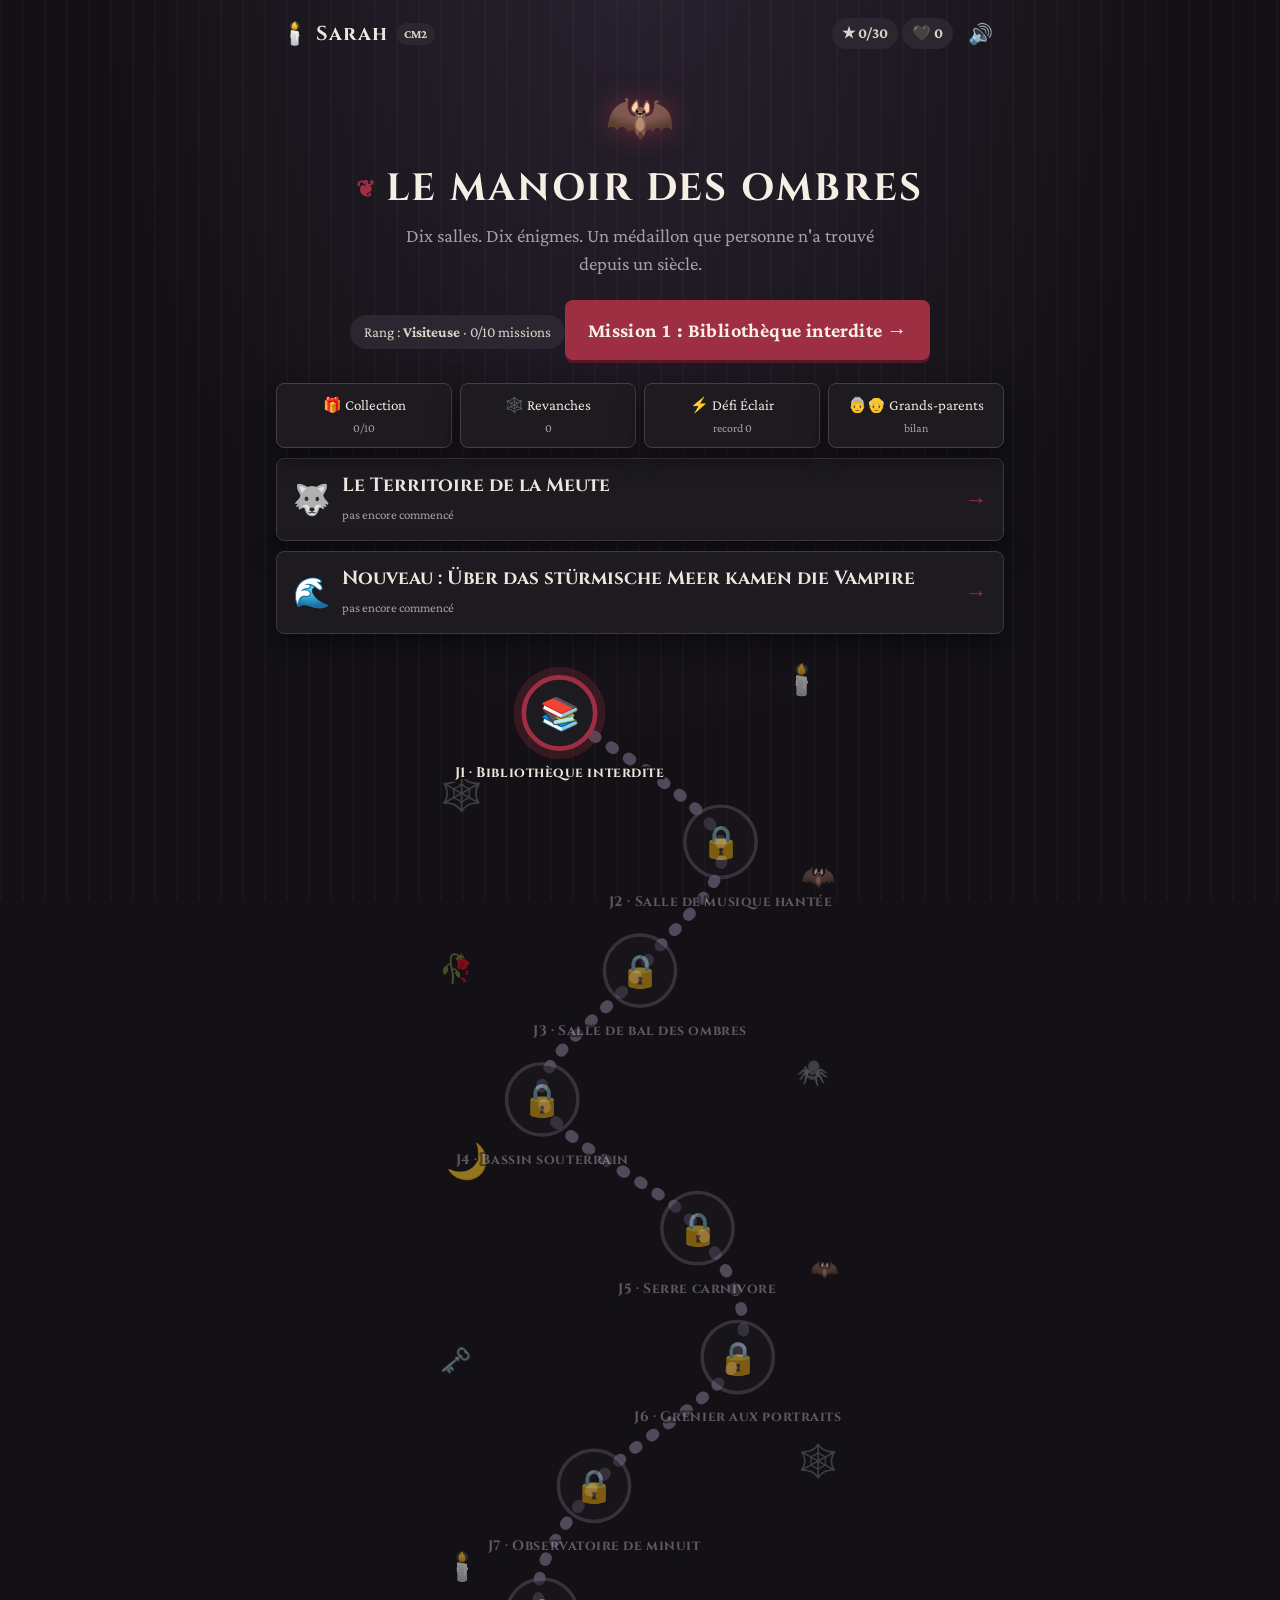
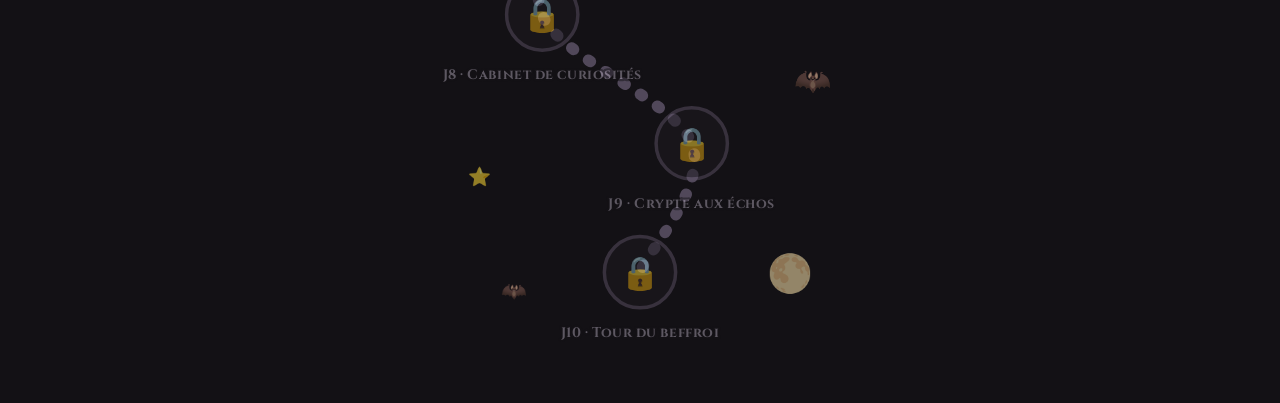
<file: sarah.html>
<!doctype html>
<html lang="fr">
<head>
<meta charset="utf-8">
<meta name="viewport" content="width=device-width, initial-scale=1, viewport-fit=cover">
<title>Sarah · Le Manoir des Ombres (CM2)</title>
<link rel="preconnect" href="https://fonts.googleapis.com">
<link rel="stylesheet" href="https://fonts.googleapis.com/css2?family=Cinzel:wght@600;700&family=Crimson+Pro:wght@400;600;700&display=swap">
<style>
*{box-sizing:border-box}
html,body{margin:0;padding:0}
html{background:var(--bg-solid)}
body{background:var(--bg);background-attachment:fixed;color:var(--ink);font-family:var(--font-body);font-size:18px;line-height:1.5;min-height:100vh;-webkit-text-size-adjust:100%;-webkit-tap-highlight-color:transparent}
#app{max-width:760px;margin:0 auto;padding:10px 16px 48px}
h1,h2,h3{font-family:var(--font-head);margin:.2em 0 .3em;line-height:1.15;color:var(--title)}
h1{font-size:clamp(28px,6vw,40px)}
h2{font-size:clamp(24px,5vw,30px)}
h3{font-size:20px;margin-top:1.4em}
button{font:inherit;cursor:pointer;border:var(--btn-border);border-radius:var(--radius);padding:11px 16px;background:var(--btn);color:var(--ink);transition:transform .08s,background .2s,border-color .2s,opacity .2s;touch-action:manipulation}
button:active{transform:scale(.97)}
button:disabled{cursor:default}
button.primary{background:var(--accent);color:var(--on-accent);border-color:transparent;font-weight:700;box-shadow:var(--btn-shadow)}
button.big{font-size:20px;padding:14px 22px}
button.ghost{background:transparent;border-color:transparent;color:var(--muted)}
button.icon{padding:6px 10px;font-size:20px}
.muted{color:var(--muted)}.small{font-size:15px}.center{text-align:center}
.card{background:var(--card);border:var(--card-border);border-radius:var(--radius);box-shadow:var(--shadow);padding:20px}
.screen{animation:fadein .35s ease}
@keyframes fadein{from{opacity:0;transform:translateY(8px)}to{opacity:1;transform:none}}

/* barre du haut */
.topbar{display:flex;align-items:center;justify-content:space-between;gap:8px;margin-bottom:10px}
.brand{display:flex;align-items:center;gap:8px;color:var(--ink)!important;padding:6px 4px}
.brand b{font-family:var(--font-head);font-size:20px}
.bicon{font-size:22px}
.lvl{font-size:12px;padding:2px 8px;border-radius:99px;background:var(--chip);color:var(--chip-ink);font-weight:700}
.stats{display:flex;align-items:center;gap:4px;flex-wrap:nowrap;justify-content:flex-end}
@media (max-width:420px){.stat{font-size:13px;padding:3px 8px}.brand b{font-size:18px}.lvl{display:none}}
.stat{font-size:15px;padding:4px 10px;border-radius:99px;background:var(--chip);color:var(--chip-ink);font-weight:700;white-space:nowrap}

/* carte */
.hero{text-align:center;padding:8px 0 14px}
.hicon{font-size:56px;animation:float 3s ease-in-out infinite}
@keyframes float{50%{transform:translateY(-8px)}}
.tag{color:var(--muted);margin:.2em auto .8em;max-width:520px}
.rank{display:inline-block;margin-bottom:14px;padding:6px 14px;border-radius:99px;background:var(--chip);color:var(--chip-ink);font-size:15px}
.allDone{padding:12px;border-radius:var(--radius);background:var(--chip);color:var(--chip-ink)}
.menu{display:grid;grid-template-columns:repeat(4,1fr);gap:8px;margin:6px 0 10px}
.menu button{display:flex;flex-direction:column;align-items:center;gap:2px;font-size:15px;padding:10px 6px;background:var(--card);box-shadow:var(--shadow)}
.menu button span{font-size:12px;color:var(--muted)}
.menu button.has span{color:var(--bad);font-weight:700}
@media (max-width:560px){.menu{grid-template-columns:repeat(2,1fr)}}
.mapwrap{display:flex;justify-content:center}
svg.map{width:100%;max-width:460px;height:auto;overflow:visible}
.trail{fill:none;stroke:var(--trail);stroke-width:10;stroke-linecap:round;stroke-dasharray:2 16}
.trail.done{stroke:var(--accent);stroke-dasharray:none;stroke-width:6;opacity:.8}
.node .disc{fill:var(--node);stroke:var(--node-stroke);stroke-width:3}
.node .halo{fill:transparent}
.node .nicon{font-size:28px}
.node .nlabel{font-size:13px;fill:var(--ink);font-family:var(--font-head);font-weight:700;paint-order:stroke;stroke:var(--label-halo);stroke-width:4px;stroke-linejoin:round}
.node .nstars{font-size:16px;fill:var(--star);letter-spacing:2px;paint-order:stroke;stroke:var(--label-halo);stroke-width:3px}
.node[data-act]{cursor:pointer}
.node.done .disc{fill:var(--node-done);stroke:var(--accent)}
.node.locked{opacity:.5}
.node.locked .nlabel{fill:var(--muted)}
.node.next .halo{fill:var(--accent);opacity:.25;animation:pulse 1.6s ease-in-out infinite;transform-box:fill-box;transform-origin:center}
.node.next .disc{stroke:var(--accent);stroke-width:4}
@keyframes pulse{50%{transform:scale(1.25);opacity:.05}}
.deco{opacity:.55;pointer-events:none}

/* intro / fin */
.intro,.endcard{text-align:left}
.introicon{font-size:60px;text-align:center;line-height:1.1}
.kicker{text-align:center;text-transform:uppercase;letter-spacing:.12em;font-size:13px;color:var(--muted)}
.intro h2,.endcard h2{text-align:center}
.lead{font-size:19px}
.plan{list-style:none;padding:0;margin:14px 0}
.plan li{display:flex;justify-content:space-between;gap:10px;padding:10px 12px;border-bottom:1px solid var(--line)}
.plan li b{font-weight:400;color:var(--muted);font-size:15px;white-space:nowrap}
.reward{display:flex;align-items:center;gap:14px;margin:14px 0;padding:12px 16px;border-radius:var(--radius);background:var(--reward-bg);border:1px dashed var(--accent)}
.reward .ricon{font-size:40px}
.reward small{color:var(--muted)}
.reward.win{animation:pop .6s ease .9s both}
.rules{font-size:15px;padding:10px 14px;border-radius:var(--radius);background:var(--soft);margin:12px 0;color:var(--ink)}
.btns{display:flex;flex-wrap:wrap;gap:10px;justify-content:center;margin-top:16px}
.bigstars{text-align:center;font-size:64px;letter-spacing:8px;margin:6px 0}
.bigstars .st{color:var(--star-off);display:inline-block}
.bigstars .st.on{color:var(--star);animation:starin .5s cubic-bezier(.3,1.6,.5,1) both}
@keyframes starin{from{transform:scale(0) rotate(-90deg)}to{transform:none}}
@keyframes pop{0%{transform:scale(.6);opacity:0}70%{transform:scale(1.05)}100%{transform:none;opacity:1}}
table.mini{width:100%;border-collapse:collapse;margin-top:8px}
table.mini td{padding:7px 4px;border-bottom:1px solid var(--line)}
table.mini td:last-child{text-align:right;font-weight:700}
.final{margin:14px 0;padding:14px;border-radius:var(--radius);background:var(--accent);color:var(--on-accent);text-align:center;font-weight:700;animation:pop .6s ease both}

/* question */
.qtop{display:flex;align-items:center;gap:10px}
.prog{flex:1;height:12px;background:var(--track);border-radius:99px;overflow:hidden}
.bar{height:100%;background:var(--accent);border-radius:99px;transition:width .4s}
.qcount{font-size:15px;color:var(--muted);min-width:44px;text-align:right}
.hud{display:flex;align-items:center;justify-content:space-between;gap:8px;margin:10px 0}
.chip{padding:5px 12px;border-radius:99px;background:var(--chip);color:var(--chip-ink);font-size:15px;font-weight:700}
.combo{font-weight:700;color:var(--muted);font-size:15px}
.combo.hot{color:var(--hot);animation:pop .4s ease}
.pts{font-weight:700}
.secbanner{text-align:center;font-family:var(--font-head);font-size:20px;color:var(--title);margin:4px 0 12px;animation:pop .5s ease both}
.textcard{margin-bottom:12px;font-size:var(--text-size);line-height:1.65}
.textcard p{margin:6px 0 0}
.ttitle{font-family:var(--font-head);font-size:18px;color:var(--title)}
.sent{border-radius:4px;transition:background .3s,box-shadow .3s}
.sent.zone{background:var(--zone-bg);box-shadow:0 0 0 3px var(--zone-bg)}
.sent.okref{background:var(--good-bg);box-shadow:0 0 0 3px var(--good-bg)}
.qtext{font-size:20px;margin-bottom:14px}
.qtext.small{font-size:16px;color:var(--muted);margin-bottom:6px}
.big{display:inline-block;font-size:30px;font-weight:700;margin-top:6px;font-variant-numeric:tabular-nums;letter-spacing:.02em}
.sentence{font-size:23px;line-height:1.7;margin:6px 0 16px}
.blank{display:inline-block;min-width:74px;margin:0 6px;padding:0 6px;text-align:center;border-bottom:3px dashed var(--accent);color:var(--accent);font-weight:700}
.blank.zone{background:var(--zone-bg);border-bottom-style:solid;border-color:var(--zone);animation:glow 1.2s ease-in-out 3}
.blank.ok{color:var(--good);border-bottom:3px solid var(--good)}
.blank.reveal{color:var(--good);border-bottom:3px solid var(--good);background:var(--good-bg)}
@keyframes glow{50%{box-shadow:0 0 0 6px var(--zone-bg)}}
.choices{display:grid;grid-template-columns:1fr 1fr;gap:10px}
.choices.long{grid-template-columns:1fr}
.choices.row{display:flex;flex-wrap:wrap;justify-content:center}
.choices.row .choice{min-width:110px}
.choice{background:var(--choice);border:2px solid var(--choice-border);min-height:58px;font-size:19px;color:var(--ink);text-align:center;line-height:1.3}
.choice:hover:not(:disabled){border-color:var(--accent)}
.choice.wrong{border-color:var(--bad);background:var(--bad-bg);opacity:.6;text-decoration:line-through}
.choice.right,.choice.reveal{border-color:var(--good);background:var(--good-bg);opacity:1;text-decoration:none;font-weight:700}
.choice:disabled:not(.wrong):not(.right):not(.reveal){opacity:.55}
.frac{display:inline-flex;flex-direction:column;align-items:center;vertical-align:middle;line-height:1;font-weight:700;margin:0 2px}
.frac sup,.frac sub{font-size:.95em;vertical-align:baseline;position:static}
.frac span{display:block;width:100%;height:2px;background:currentColor;font-size:0;margin:2px 0}
.typeline{display:flex;align-items:center;gap:10px;flex-wrap:wrap;font-size:22px;margin:10px 0}
.pre,.post{font-size:21px}
input.ans{font:inherit;font-size:24px;padding:10px 14px;border-radius:var(--radius);border:2px solid var(--choice-border);background:var(--input);color:var(--ink);width:100%;max-width:300px;outline:none}
input.ans.num{max-width:220px;font-variant-numeric:tabular-nums;letter-spacing:.04em}
input.ans:focus{border-color:var(--accent)}
input.ans.ok{border-color:var(--good);background:var(--good-bg)}
input.ans::selection{background:var(--zone);color:#000}
.accents{display:flex;flex-wrap:wrap;gap:6px;margin:4px 0 6px}
.accents button{padding:6px 0;width:42px;font-size:19px;background:var(--choice);border:1px solid var(--choice-border)}
.sayrow{display:flex;flex-wrap:wrap;gap:8px;align-items:center;margin-bottom:6px}
.secret{display:none;font-weight:700;padding:4px 10px;border-radius:var(--radius);background:var(--soft)}
.secret.show{display:inline-block}
.dchoix .choice{text-align:left;padding-left:16px}
.choice mark{border-radius:4px;padding:0 3px;text-decoration:none}
.choice mark.err{background:var(--zone-bg);color:var(--bad);font-weight:700}
.choice mark.good{background:var(--good-bg);color:var(--good)}
.menu:has(button:nth-child(3):last-child){grid-template-columns:repeat(3,1fr)}
.frrow{display:flex;justify-content:flex-end;margin:0 0 8px}
.frbtn{font-size:15px;min-height:40px;padding:6px 12px}
.frt{display:none;color:var(--muted);font-size:.86em;font-style:italic;font-weight:400;margin-top:3px}
.fron .frt{display:block}
.fron .sent.bil{display:block;margin-bottom:10px}
@media(min-width:700px){.fron .sent.bil{display:grid;grid-template-columns:1fr 1fr;gap:16px}.fron .sent.bil .frt{margin-top:0}}
.actions{display:flex;justify-content:center;margin-top:14px}
.actions:empty{display:none}
.fb .msg{margin-top:14px;padding:12px 14px;border-radius:var(--radius);animation:pop .35s ease both;font-size:18px}
.fb .good{background:var(--good-bg);border-left:5px solid var(--good)}
.fb .zonemsg{background:var(--zone-bg);border-left:5px solid var(--zone)}
.fb .answer{background:var(--bad-bg);border-left:5px solid var(--bad)}
.fb .info{background:var(--soft)}
.exp{margin-top:6px;font-size:16px;color:var(--ink);opacity:.9}
.hint{margin-top:6px;font-size:16px;font-style:italic}
.yours{margin:6px 0;font-size:20px}
.word{font-size:22px;font-weight:700;letter-spacing:.03em}
.numshow{font-size:24px;font-weight:700;font-variant-numeric:tabular-nums;letter-spacing:.05em}
mark.err{background:var(--bad);color:#fff;padding:0 3px;border-radius:4px}
mark.miss{background:var(--bad);color:#fff;padding:0 2px;border-radius:4px;font-size:.7em;vertical-align:super}
mark.good{background:var(--good);color:#fff;padding:0 3px;border-radius:4px}
.zonetag{background:var(--zone);color:#1a1a1a;padding:0 5px;border-radius:4px;font-weight:700}
.bigans{font-size:24px}
.shake{animation:shake .4s ease}
@keyframes shake{20%,60%{transform:translateX(-6px)}40%,80%{transform:translateX(6px)}}
.comp{display:flex;align-items:flex-end;gap:10px;margin-top:16px}
.avatar{font-size:46px;line-height:1;animation:float 3.5s ease-in-out infinite}
.bubble{flex:1;background:var(--card);border:var(--card-border);border-radius:16px 16px 16px 4px;padding:10px 14px;font-size:16px;box-shadow:var(--shadow)}
.bubble.pop{animation:pop .35s ease}
.particle{position:fixed;z-index:60;pointer-events:none;font-size:26px;animation:fly 1.5s cubic-bezier(.2,.7,.4,1) forwards}
@keyframes fly{0%{transform:translate(-50%,-50%) scale(.4);opacity:1}100%{transform:translate(calc(var(--dx) - 50%),calc(var(--dy) - 50%)) scale(1.15) rotate(var(--rot));opacity:0}}

/* collection */
.coll{display:grid;grid-template-columns:repeat(5,1fr);gap:10px;margin:16px 0}
@media (max-width:560px){.coll{grid-template-columns:repeat(2,1fr)}}
.item{text-align:center;padding:12px 6px;border-radius:var(--radius);background:var(--soft);border:2px dashed var(--line);opacity:.6}
.item.got{opacity:1;border:2px solid var(--accent);background:var(--reward-bg)}
.iicon{font-size:40px}
.iname{font-size:14px;font-weight:700}
.istars{color:var(--star);font-size:14px}
.ranks{display:flex;flex-wrap:wrap;gap:8px;justify-content:center;margin:8px 0}
.ranks span{padding:6px 12px;border-radius:99px;background:var(--soft);color:var(--muted);font-size:14px;display:flex;flex-direction:column;align-items:center}
.ranks span.on{background:var(--accent);color:var(--on-accent)}
.ranks small{font-size:11px;opacity:.8}

/* éclair */
.eclair{max-width:420px;margin:0 auto}
.ectop{display:flex;justify-content:space-between;font-size:20px}
.ectime{height:10px;border-radius:99px;background:var(--track);overflow:hidden;margin:8px 0 14px}
.ectime div{height:100%;width:100%;background:var(--accent);transition:width 1s linear}
.ecq{font-size:44px;font-weight:700;font-variant-numeric:tabular-nums}
.ecin{font-size:40px;min-height:60px;margin:6px auto 12px;padding:4px;border-bottom:3px solid var(--accent);width:160px;font-variant-numeric:tabular-nums}
.ecin.good{color:var(--good);border-color:var(--good)}
.ecin.bad{color:var(--bad);border-color:var(--bad)}
.keypad{display:grid;grid-template-columns:repeat(3,1fr);gap:8px}
.keypad button{font-size:26px;padding:14px 0;background:var(--choice);border:1px solid var(--choice-border)}
.keypad button.primary{background:var(--accent)}

/* chrono des tables, pavé numérique, lien vers l'autre jeu */
.qtimer{position:relative;height:30px;border-radius:99px;background:var(--track);overflow:hidden;margin-bottom:14px}
.qtbar{position:absolute;inset:0 auto 0 0;width:100%;background:var(--accent);transition:width .1s linear}
.qtimer.low .qtbar{background:var(--bad)}
.qtimer span{position:relative;display:block;text-align:center;line-height:30px;font-weight:700;color:var(--ink);font-variant-numeric:tabular-nums}
.qtimer.low span{animation:pop .4s ease infinite alternate}
.padin{font-size:40px;min-height:60px;margin:0 auto 12px;padding:4px;border-bottom:3px solid var(--accent);width:160px;text-align:center;font-variant-numeric:tabular-nums}
.padin.good{color:var(--good);border-color:var(--good)}
.padin.bad{color:var(--bad);border-color:var(--bad)}
.padin.reveal{color:var(--good);border-color:var(--good);background:var(--good-bg)}
.qpad{max-width:360px;margin:0 auto}
.timerinfo{text-align:center;font-size:16px;padding:8px 12px;border-radius:var(--radius);background:var(--soft)}
a.sibling{display:flex;align-items:center;gap:12px;margin:0 0 10px;padding:12px 16px;border-radius:var(--radius);background:var(--card);border:var(--card-border);box-shadow:var(--shadow);color:var(--ink);text-decoration:none}
a.sibling b{display:block;font-family:var(--font-head)}
a.sibling small{color:var(--muted);font-size:13px}
a.sibling .sicon{font-size:30px}
a.sibling .sgo{margin-left:auto;font-size:22px;color:var(--accent)}
/* grands-parents */
.parents p{font-size:16px}
.tip{padding:10px 14px;border-radius:var(--radius);background:var(--soft)}
.tblwrap{overflow-x:auto}
table.res{width:100%;border-collapse:collapse;font-size:15px}
table.res th,table.res td{padding:7px 6px;border-bottom:1px solid var(--line);text-align:center;vertical-align:top}
table.res td:nth-child(2){text-align:left}
table.res tr.off td{color:var(--muted)}
table.res .stars{color:var(--star);white-space:nowrap}
.aggs{display:flex;flex-wrap:wrap;gap:8px;margin-top:10px}
.aggs span{padding:6px 12px;border-radius:99px;background:var(--soft);font-size:15px}
.misslist,.planlist{padding-left:18px;font-size:15px}
.misslist li,.planlist li{margin:6px 0}
.tagd{display:inline-block;font-size:12px;padding:1px 8px;border-radius:99px;background:var(--chip);color:var(--chip-ink);font-weight:700}
.danger{margin-top:18px;font-size:15px}
.danger summary{cursor:pointer;color:var(--muted)}
.danger button{background:var(--bad);color:#fff;border-color:transparent}
:root{
--bg-solid:#131115;
--bg:repeating-linear-gradient(90deg,rgba(255,255,255,.022) 0 2px,transparent 2px 22px),radial-gradient(ellipse at 50% -10%,#2a2230 0%,#131115 60%);
--ink:#ece6dc;--title:#f4eee4;--muted:#a79eae;
--card:#1d1a20;--card-border:1px solid #3e3745;--radius:8px;--shadow:0 10px 26px rgba(0,0,0,.5);
--accent:#9e2f43;--on-accent:#f7f0e7;--btn:#26222a;--btn-border:1px solid #453d4c;--btn-shadow:0 3px 0 #561824;
--chip:#2b2630;--chip-ink:#ddd4c8;
--good:#6fb07e;--good-bg:#1d3123;--bad:#dc5770;--bad-bg:#3b1c25;--zone:#d9b44c;--zone-bg:#3b3220;
--choice:#24202a;--choice-border:#463e4e;--input:#141116;--track:#2e2933;--trail:#51485a;--node:#1d1a20;--node-stroke:#5d5266;--node-done:#2c1c24;
--star:#d9b44c;--star-off:#3a343f;--label-halo:#131115;--reward-bg:#241d24;--soft:#262129;--line:#37313d;--hot:#e08040;--text-size:20px;
--font-head:'Cinzel',Georgia,'Times New Roman',serif;--font-body:'Crimson Pro',Georgia,'Times New Roman',serif;
}
body{font-size:19px}
h1,h2,.secbanner,.brand b{letter-spacing:.06em}
h1{text-transform:uppercase;font-size:clamp(26px,6vw,38px)}
.hero h1::before{content:' ❦ ';color:var(--accent);font-size:.6em;vertical-align:middle}
.intro h2::after,.endcard h2::after{content:'❦';display:block;font-size:18px;color:var(--accent);margin-top:4px}
.card{background-image:linear-gradient(180deg,rgba(255,255,255,.025),transparent 40%)}
.choice{font-family:var(--font-body);font-size:20px}
.bubble{font-style:italic}
.bubble b{font-style:normal;font-family:var(--font-head);font-size:14px;letter-spacing:.08em}
.node .nlabel{font-size:12px;letter-spacing:.04em}
.hicon{filter:drop-shadow(0 0 12px rgba(158,47,67,.6))}
.textcard{border-left:3px solid var(--accent)}
.final{background:#0d0b0e;color:var(--star);border:1px solid var(--star)}

</style>
</head>
<body>
<div id="app"></div>
<noscript>Ce jeu a besoin de JavaScript pour fonctionner.</noscript>
<script>
var CFG = {
  id: 'sarah', name: 'Sarah', level: 'CM2',
  title: 'Le Manoir des Ombres',
  tagline: 'Dix salles. Dix énigmes. Un médaillon que personne n\'a trouvé depuis un siècle.',
  homeIcon: '🕯️', revIcon: '🕸️', collTitle: 'Le cabinet de curiosités',
  comp: { name: 'Nyx', icon: '🦇' },
  siblings: [{ href: 'sarah-meute.html', key: 'revision-sarah2-v1', icon: '🐺', label: 'Le Territoire de la Meute' }, { href: 'sarah-vampire.html', key: 'revision-sarah3-v1', icon: '🌊', label: 'Nouveau : Über das stürmische Meer kamen die Vampire' }],
  icons: { ortho: '✒️', calc: '🧮', lect: '📜', points: '🖤' },
  sec: { ortho: 'Orthographe', calc: 'Calcul', lect: 'Lecture' },
  ranks: [{ min: 0, name: 'Visiteuse' }, { min: 3, name: 'Habitante du manoir' }, { min: 6, name: 'Gardienne des secrets' }, { min: 10, name: 'Maîtresse des ombres' }],
  mapX: [130, 270, 200, 115, 250, 285, 160, 115, 245, 200],
  deco: [[340, 1100, '🕯️', 26], [45, 1000, '🕸️', 30], [355, 930, '🦇', 24], [40, 850, '🥀', 24], [350, 760, '🕷️', 22], [50, 680, '🌙', 30], [360, 590, '🦇', 20], [40, 510, '🗝️', 22], [355, 420, '🕸️', 28], [45, 330, '🕯️', 24], [350, 230, '🦇', 26], [60, 150, '⭐', 16], [330, 60, '🌕', 32], [90, 50, '🦇', 18]],
  particles: ['🦇', '🖤', '🕷️', '🥀', '✦'],
  sounds: { type: 'triangle', ok: [440, 523, 659], ok2: [392, 466], wrong: [196, 185], win: [220, 262, 330, 440, 523] },
  lines: {
    hello: ['Bonsoir, Sarah. Le manoir t\'attendait. Évidemment.', 'Te revoilà. Les araignées sont ravies. Moi aussi, un peu.', 'Une nouvelle salle s\'ouvre. Ne fais pas de bruit, les portraits dorment.'],
    idle: ['Je t\'observe.', 'Prends ton temps. L\'éternité est longue.', 'Silence. On réfléchit.', 'Les murs ont des oreilles. Et ils notent.', 'Rien ne presse. Sauf peut-être les fantômes.'],
    sec: { calc: 'Les chiffres, maintenant. Un brouillon est autorisé. Même les sorcières en utilisent.', lect: 'Lis le texte en entier d\'abord. Les secrets se cachent dans les détails.' },
    ok: ['Exact.', 'Correct. Je ne suis pas surprise.', 'Juste. Le manoir approuve en silence.', 'Parfait. C\'en est presque inquiétant.', 'Bonne réponse. Une chauve-souris a applaudi. Une seule.', 'Impeccable. Comme une partition bien jouée.'],
    ok2: ['Rattrapé de justesse. Ça compte.', 'Correct au deuxième essai. La persévérance est une qualité sombre mais utile.', 'Voilà. Tu as débusqué l\'erreur.'],
    wrong1: ['Non. L\'erreur rôde dans la zone indiquée.', 'Raté. Regarde la partie marquée : quelque chose cloche.', 'Hmm. Une faute se cache là. Débusque-la.'],
    wrong2: ['Voici la réponse. Grave-la dans ta mémoire.', 'Les ombres te révèlent la solution. Retiens-la.', 'Celle-ci rejoint les Revanches. Elle ne s\'échappera pas.'],
    combo: ['Série de 5. Même les fantômes sont impressionnés.', 'Série en cours. C\'est presque effrayant.', 'Implacable. Le manoir frissonne.'],
    end3: ['Trois étoiles. Le manoir s\'incline. Discrètement.', 'Trois étoiles. Les portraits ont souri. C\'est rare.'],
    end2: ['Deux étoiles. Honorable, pour une vivante.', 'Deux étoiles. Le corbeau hoche la tête, ce qui est beaucoup pour lui.'],
    end1: ['Mission accomplie. Les ombres attendent mieux demain.', 'Terminé. Les Revanches t\'attendent dans la toile.'],
    final: '🖤 Le Médaillon des Ombres est à toi. Sarah devient Maîtresse des ombres du manoir. Personne ne l\'avait trouvé depuis un siècle.',
    allDone: '🖤 Les dix salles sont explorées. Rejoue pour les trois étoiles partout, ou prends tes revanches.',
    revIntro: 'Les questions ratées sont prises dans la toile. Réussis-les du premier coup pour les libérer.',
    revEmpty: 'La toile est vide. Aucune erreur ne t\'échappe. C\'est presque inquiétant.',
    record: '🏆 Nouveau record. Même l\'horloge du hall a eu du mal à suivre.'
  }
};

var DATA = { days: [
/* ---------------- JOUR 1 ---------------- */
{
  place: 'Bibliothèque interdite', icon: '📚', reward: { icon: '📜', name: 'Le Grimoire d\'argent' },
  focus: 'a/à, et/est, son/sont, ces/ses · grands nombres jusqu\'aux milliards',
  intro: 'Personne n\'entre plus dans la bibliothèque depuis cent ans. Personne, sauf toi.',
  ortho: [
    { t: 'fill', s: 'Sarah ___ toujours un livre étrange sous le bras.', c: ['a', 'à'], a: 0, z: 'Remplace par « avait ».', e: 'Sarah avait toujours un livre : a (verbe avoir).' },
    { t: 'fill', s: 'La bibliothèque ___ fermée depuis cent ans.', c: ['est', 'et'], a: 0, z: 'Remplace par « était ».', e: 'La bibliothèque était fermée : est (verbe être).' },
    { t: 'fill', s: 'Les vieux livres ___ couverts de poussière.', c: ['sont', 'son'], a: 0, z: 'Remplace par « étaient ».', e: 'Les livres étaient couverts : sont (verbe être).' },
    { t: 'fill', s: 'Sarah range ___ partitions dans son cartable noir.', c: ['ses', 'ces'], a: 0, z: 'Ce sont les siennes ou celles qu\'on montre du doigt ? Essaie « les siennes ».', e: '« ses » = les siennes, à elle. « ces » = celles-là, qu\'on montre.' },
    { t: 'fill', s: 'Regarde ___ chauves-souris accrochées au plafond !', c: ['ces', 'ses'], a: 0, z: 'On les montre du doigt : on pourrait dire « ces chauves-souris-là ».', e: 'On montre les chauves-souris : ces (celles-là).' },
    { t: 'fill', s: 'Elle lit à la lueur d\'une bougie ___ d\'une lanterne.', c: ['et', 'est'], a: 0, z: 'Remplace par « et puis ».', e: 'On peut dire « et puis » : et.' }
  ],
  calc: {
    gen: [['placeM'], ['wordsM'], ['compareM']],
    probs: [
      { t: 'num', q: 'La bibliothèque contient <b>3 450 000</b> pages. Un fantôme en a déjà lu <b>1 275 000</b>. Combien de pages lui reste-t-il à lire ?', a: 2175000, chk: '3450000-1275000', z: 'Ce qui reste : une soustraction. Aligne bien les classes (millions, mille, unités).', e: '3 450 000 − 1 275 000 = 2 175 000 pages.' },
      { t: 'num', q: 'Un grimoire compte <b>365 pages</b>. Combien de pages ont <b>4 grimoires</b> identiques ?', a: 1460, chk: '365*4', z: '4 fois 365.', e: '365 × 4 = 1 460 pages.' }
    ]
  },
  lect: {
    title: 'Le livre qui murmurait',
    s: ['Personne n\'entrait plus dans la bibliothèque du manoir depuis l\'hiver où la grande horloge s\'était arrêtée.', 'Sarah, elle, aimait le silence épais des étagères et l\'odeur des vieux papiers.', 'Un mercredi, alors qu\'elle cherchait une partition de violoncelle, elle entendit un murmure.', 'Il venait d\'un livre à la couverture violette, coincé entre deux dictionnaires.', 'Quand elle l\'ouvrit, les pages étaient blanches, sauf une phrase écrite à l\'encre d\'argent : « Remets l\'horloge à l\'heure. »', 'Sarah descendit dans le hall, grimpa sur un tabouret et poussa doucement l\'aiguille.', 'L\'horloge reprit son tic-tac, et toutes les bougies du manoir s\'allumèrent en même temps.', 'Le livre, lui, se referma avec un petit soupir satisfait.'],
    qs: [
      { q: 'Depuis quand personne n\'entre plus dans la bibliothèque ?', c: ['Depuis l\'hiver où l\'horloge s\'est arrêtée', 'Depuis l\'arrivée de Sarah', 'Depuis la dernière tempête', 'Depuis toujours'], a: 0, r: [0], e: 'Depuis l\'hiver où la grande horloge s\'était arrêtée.' },
      { q: 'Que cherchait Sarah dans la bibliothèque ?', c: ['Une partition de violoncelle', 'Un dictionnaire', 'Une bougie', 'Un livre violet'], a: 0, r: [2], e: 'Elle cherchait une partition de violoncelle quand elle a entendu le murmure.' },
      { q: 'Que demande le livre à Sarah ?', c: ['De remettre l\'horloge à l\'heure', 'D\'allumer les bougies', 'De jouer du violoncelle', 'De le ranger à sa place'], a: 0, r: [4], e: 'La phrase à l\'encre d\'argent dit : « Remets l\'horloge à l\'heure. »' },
      { q: 'Que montre le « petit soupir satisfait » du livre ?', c: ['Qu\'il est content que Sarah ait réussi', 'Qu\'il est fatigué', 'Qu\'il est déçu', 'Qu\'il a peur de l\'horloge'], a: 0, r: [7], e: 'Satisfait = content : sa mission est accomplie grâce à Sarah.' }
    ]
  }
},
/* ---------------- JOUR 2 ---------------- */
{
  place: 'Salle de musique hantée', icon: '🎻', reward: { icon: '🕯️', name: 'La Bougie noire' },
  focus: 'c\'est / s\'est, ce / se · addition et soustraction de grands nombres',
  intro: 'Chaque nuit, à minuit, un violoncelle joue tout seul. Il est temps de savoir pourquoi.',
  ortho: [
    { t: 'fill', s: '___ le plus beau violoncelle du manoir.', c: ['C\'est', 'S\'est'], a: 0, z: 'Remplace par « Cela est ».', e: 'On peut dire « Cela est le plus beau » : c\'est.' },
    { t: 'fill', s: 'Le fantôme ___ caché derrière le piano.', c: ['s\'est', 'c\'est'], a: 0, z: 'Mets la phrase avec « je » : « je me suis caché ». Quel petit mot change ?', e: 'Se cacher : il s\'est caché (je me suis caché). C\'est un verbe pronominal.' },
    { t: 'fill', s: 'Sarah ___ prépare pour son concert.', c: ['se', 'ce'], a: 0, z: 'Remplace par « me » : « je me prépare ».', e: 'Se préparer : elle se prépare (je me prépare).' },
    { t: 'fill', s: '___ soir, la salle de musique résonne.', c: ['Ce', 'Se'], a: 0, z: 'Le petit mot est devant un nom (« soir »). Peut-on dire « cette nuit » ?', e: 'Devant un nom, on écrit « ce » : ce soir, cette nuit.' },
    { t: 'fill', s: 'L\'archet ___ mis à grincer tout seul.', c: ['s\'est', 'c\'est'], a: 0, z: 'Avec « je » : « je me suis mis à... ».', e: 'Se mettre : il s\'est mis (je me suis mis).' },
    { t: 'dictee', say: 'un violoncelle', a: ['un violoncelle'], e: 'violoncelle : deux l, un c, et un e à la fin.' }
  ],
  calc: {
    gen: [['add', 7, 6], ['sub', 7, 6], ['x10']],
    probs: [
      { t: 'num', q: 'Le concert du manoir a attiré <b>1 248</b> fantômes le samedi et <b>987</b> le dimanche. Combien de spectateurs en tout ?', a: 2235, chk: '1248+987', z: 'En tout : une addition.', e: '1 248 + 987 = 2 235 spectateurs.' },
      { t: 'num', q: 'Un violoncelle a <b>4 cordes</b>. Combien de cordes faut-il pour <b>26 violoncelles</b> ?', a: 104, chk: '4*26', z: '26 fois 4 cordes.', e: '26 × 4 = 104 cordes.' }
    ]
  },
  lect: {
    title: 'Le violoncelle fantôme',
    s: ['Chaque nuit, à minuit précis, un air de violoncelle s\'élevait de la salle de musique.', 'Les domestiques du manoir refusaient d\'y entrer, persuadés qu\'un fantôme y jouait.', 'Sarah, qui ne croyait qu\'à ce qu\'elle voyait, décida d\'aller vérifier.', 'Elle se cacha derrière un rideau de velours et attendit sans un bruit.', 'À minuit, une fenêtre mal fermée s\'ouvrit, et le vent fit vibrer les cordes de l\'instrument.', 'Le « fantôme » n\'était qu\'un courant d\'air musicien.', 'Sarah ferma la fenêtre, un peu déçue : elle aurait préféré un vrai fantôme.'],
    qs: [
      { q: 'Pourquoi les domestiques n\'entrent-ils pas dans la salle de musique ?', c: ['Ils pensent qu\'un fantôme y joue', 'La porte est fermée à clé', 'Sarah le leur interdit', 'Ils n\'aiment pas la musique'], a: 0, r: [1], e: 'Ils sont persuadés qu\'un fantôme y joue.' },
      { q: 'Quel trait de caractère de Sarah ce texte montre-t-il ?', c: ['Elle veut vérifier par elle-même', 'Elle est peureuse', 'Elle est paresseuse', 'Elle est bavarde'], a: 0, r: [2], e: 'Elle ne croit qu\'à ce qu\'elle voit et décide d\'aller vérifier.' },
      { q: 'Qui joue vraiment du violoncelle la nuit ?', c: ['Le vent', 'Un fantôme', 'Un domestique', 'Sarah'], a: 0, r: [4, 5], e: 'C\'est le vent, par une fenêtre mal fermée, qui fait vibrer les cordes.' },
      { q: 'Pourquoi Sarah est-elle « un peu déçue » ?', c: ['Elle aurait aimé rencontrer un vrai fantôme', 'Le violoncelle est cassé', 'Elle a eu froid', 'Elle n\'a pas pu jouer'], a: 0, r: [6], e: 'Elle aurait préféré un vrai fantôme. Chacun ses goûts.' }
    ]
  }
},
/* ---------------- JOUR 3 ---------------- */
{
  place: 'Salle de bal des ombres', icon: '🩰', reward: { icon: '🥀', name: 'La Rose fanée' },
  focus: 'présent des verbes du 3e groupe · sujet inversé ou éloigné · multiplication posée',
  intro: 'Les ombres d\'anciens danseurs tournent encore dans la salle de bal. Ne marche pas sur leurs pieds.',
  ortho: [
    { t: 'type', q: 'Conjugue au présent.', pre: 'nous (prendre) → nous', a: ['prenons'], e: 'Prendre : nous prenons, vous prenez, ils prennent.' },
    { t: 'type', q: 'Conjugue au présent.', pre: 'ils (venir) → ils', a: ['viennent'], e: 'Venir : ils viennent (deux n).' },
    { t: 'type', q: 'Conjugue au présent.', pre: 'vous (faire) → vous', a: ['faites'], e: 'Vous faites (jamais « vous faisez »), comme vous dites.' },
    { t: 'type', q: 'Conjugue au présent.', pre: 'elles (savoir) → elles', a: ['savent'], e: 'Savoir : je sais, tu sais, il sait, nous savons, vous savez, ils savent.' },
    { t: 'fill', s: 'Dans la salle de bal ___ les ombres des anciens danseurs.', c: ['dansent', 'danse'], a: 0, z: 'Qui est-ce qui danse ? Cherche le sujet : il est placé APRÈS le verbe.', e: 'Le sujet est « les ombres », placé après le verbe : elles dansent.' },
    { t: 'fill', s: 'Les danseuses du manoir, vêtues de noir, ___ sans bruit.', c: ['glissent', 'glisse'], a: 0, z: 'Qui est-ce qui glisse ? « du manoir, vêtues de noir » sépare le sujet du verbe.', e: 'Le sujet est « les danseuses » : elles glissent.' }
  ],
  calc: {
    gen: [['mul2', 3, 2], ['mul2', 2, 2], ['table', [6, 7, 8, 9]]],
    probs: [
      { t: 'num', q: 'Une chorégraphie compte <b>8 temps</b> par mesure. Combien de temps y a-t-il dans <b>32 mesures</b> ?', a: 256, chk: '8*32', z: '32 mesures de 8 temps : 32 fois 8.', e: '32 × 8 = 256 temps.' },
      { t: 'num', q: 'La salle de bal a <b>24 rangées</b> de <b>35 chaises</b>. Combien de chaises en tout ?', a: 840, chk: '24*35', z: 'Pose la multiplication 35 × 24.', e: '35 × 24 = 840 chaises.' }
    ]
  },
  lect: {
    title: 'Les chaussons de pointe',
    s: ['Les danseuses classiques portent parfois des chaussons de pointe, qui leur permettent de se tenir sur le bout des orteils.', 'Le bout de ces chaussons est rigide : il est fabriqué avec des couches de tissu et de colle durcies.', 'Une danseuse ne commence pas les pointes avant plusieurs années de danse, car ses pieds et ses chevilles doivent être assez forts.', 'Les danseuses professionnelles usent leurs chaussons très vite : parfois une paire en un seul spectacle.', 'Avant de les porter, beaucoup les « cassent » volontairement, en les pliant ou en les tapant, pour qu\'ils soient plus souples.'],
    qs: [
      { q: 'À quoi servent les chaussons de pointe ?', c: ['À se tenir sur le bout des orteils', 'À danser plus vite', 'À sauter plus haut', 'À ne pas glisser'], a: 0, r: [0], e: 'Ils permettent de se tenir sur le bout des orteils.' },
      { q: 'Avec quoi est fabriqué le bout du chausson ?', c: ['Des couches de tissu et de colle durcies', 'Du bois', 'Du métal', 'Du plastique'], a: 0, r: [1], e: 'Des couches de tissu et de colle durcies.' },
      { q: 'Pourquoi faut-il attendre avant de faire des pointes ?', c: ['Les pieds et les chevilles doivent être assez forts', 'Les chaussons coûtent trop cher', 'Il faut connaître toute la musique', 'Il faut être très grande'], a: 0, r: [2], e: 'Les pieds et les chevilles doivent être assez forts.' },
      { q: 'Pourquoi les danseuses « cassent »-elles leurs chaussons neufs ?', c: ['Pour les rendre plus souples', 'Parce qu\'elles sont en colère', 'Pour en acheter d\'autres', 'Pour les décorer'], a: 0, r: [4], e: 'Pour qu\'ils soient plus souples.' }
    ]
  }
},
/* ---------------- JOUR 4 ---------------- */
{
  place: 'Bassin souterrain', icon: '🌊', reward: { icon: '🐙', name: 'La Pieuvre des profondeurs' },
  focus: 'imparfait de l\'indicatif · calcul mental (× 25, × 11, ÷ 10, ÷ 100) · problèmes de natation',
  intro: 'Sous le manoir dort un bassin d\'eau noire. Ton grand-oncle le traversait d\'une traite. Et toi ?',
  ortho: [
    { t: 'type', q: 'Conjugue à l\'<b>imparfait</b>.', pre: 'nous (nager) → nous', a: ['nagions'], e: 'À l\'imparfait, devant -ions, le e disparaît : nous nagions (mais je nageais).' },
    { t: 'type', q: 'Conjugue à l\'<b>imparfait</b>.', pre: 'je (plonger) → je', a: ['plongeais'], e: 'Devant a, on garde le e pour le son [j] : je plongeais.' },
    { t: 'type', q: 'Conjugue à l\'<b>imparfait</b>.', pre: 'ils (être) → ils', a: ['étaient'], e: 'Être à l\'imparfait : j\'étais, tu étais, il était, nous étions, vous étiez, ils étaient.' },
    { t: 'type', q: 'Conjugue à l\'<b>imparfait</b>.', pre: 'vous (avoir) → vous', a: ['aviez'], e: 'Avoir à l\'imparfait : j\'avais, ..., vous aviez, ils avaient.' },
    { t: 'type', q: 'Conjugue à l\'<b>imparfait</b>.', pre: 'tu (faire) → tu', a: ['faisais'], e: 'Faire à l\'imparfait : je faisais, tu faisais (on écrit « ai » mais on entend [e]).' },
    { t: 'type', q: 'Conjugue à l\'<b>imparfait</b>.', pre: 'elle (commencer) → elle', a: ['commençait'], e: 'Devant a, le c prend une cédille : elle commençait.' }
  ],
  calc: {
    gen: [['mental'], ['mental'], ['mul2', 3, 2]],
    probs: [
      { t: 'num', q: 'Le bassin mesure <b>25 m</b>. Sarah nage <b>36 longueurs</b>. Combien de mètres a-t-elle nagé ?', a: 900, unit: 'm', chk: '25*36', z: 'Astuce : × 25, c\'est × 100 puis ÷ 4.', e: '36 × 25 = 900 m (36 × 100 = 3 600, puis ÷ 4).' },
      { t: 'num', q: 'Au club, Sarah nage <b>1 500 m</b> dans un bassin de <b>50 m</b>. Combien de longueurs fait-elle ?', a: 30, chk: '1500/50', z: 'Combien de fois 50 dans 1 500 ? Pense à 150 ÷ 5.', e: '1 500 ÷ 50 = 30 longueurs.' }
    ]
  },
  lect: {
    title: 'Le bassin sous le manoir',
    s: ['Sous le manoir s\'étendait un bassin d\'eau noire, si calme qu\'il reflétait les voûtes comme un miroir.', 'Autrefois, le grand-oncle de Sarah y nageait chaque matin avant le lever du soleil.', 'Sarah, qui s\'entraînait trois fois par semaine au club, rêvait de le traverser d\'une seule traite.', 'L\'eau était glacée, et personne ne savait vraiment ce qui se cachait au fond.', 'Un matin, elle plongea, compta ses mouvements et nagea sans jamais s\'arrêter.', 'Arrivée de l\'autre côté, elle aperçut sur la paroi des initiales gravées : celles de son grand-oncle.', 'Elle prit un caillou pointu et grava les siennes juste en dessous.'],
    qs: [
      { q: 'À quoi ressemble l\'eau du bassin ?', c: ['À un miroir', 'À une rivière', 'À de l\'encre bleue', 'À de la neige'], a: 0, r: [0], e: 'Elle est si calme qu\'elle reflète les voûtes comme un miroir.' },
      { q: 'Quel est le rêve de Sarah ?', c: ['Traverser le bassin sans s\'arrêter', 'Trouver un trésor au fond', 'Rencontrer son grand-oncle', 'Plonger jusqu\'au fond'], a: 0, r: [2], e: 'Le traverser « d\'une seule traite », c\'est-à-dire sans s\'arrêter.' },
      { q: 'Que trouve-t-elle de l\'autre côté ?', c: ['Les initiales de son grand-oncle', 'Un coffre', 'Une sortie secrète', 'Une partition'], a: 0, r: [5], e: 'Des initiales gravées : celles de son grand-oncle.' },
      { q: 'Que veut montrer Sarah en gravant ses initiales ?', c: ['Qu\'elle a réussi le même exploit que son grand-oncle', 'Qu\'elle s\'ennuie', 'Que le manoir lui appartient', 'Qu\'elle s\'est perdue'], a: 0, r: [5, 6], e: 'Elle grave les siennes sous celles de son grand-oncle : elle a réussi la même traversée.' }
    ]
  }
},
/* ---------------- JOUR 5 ---------------- */
{
  place: 'Serre carnivore', icon: '🌿', reward: { icon: '🪴', name: 'La Plante carnivore apprivoisée' },
  focus: 'futur simple · division posée par un chiffre · multiples',
  intro: 'Dans la serre, les plantes ont faim. Réponds juste, et elles te laisseront passer.',
  ortho: [
    { t: 'type', q: 'Conjugue au <b>futur</b>.', pre: 'je (chanter) → je', a: ['chanterai'], e: 'Futur : infinitif + -ai, -as, -a, -ons, -ez, -ont. Je chanterai.' },
    { t: 'type', q: 'Conjugue au <b>futur</b>.', pre: 'nous (finir) → nous', a: ['finirons'], e: 'Nous finirons : finir + -ons.' },
    { t: 'type', q: 'Conjugue au <b>futur</b>.', pre: 'ils (aller) → ils', a: ['iront'], e: 'Aller est irrégulier au futur : j\'irai, tu iras, ils iront.' },
    { t: 'type', q: 'Conjugue au <b>futur</b>.', pre: 'tu (venir) → tu', a: ['viendras'], e: 'Venir au futur : je viendrai, tu viendras.' },
    { t: 'type', q: 'Conjugue au <b>futur</b>.', pre: 'vous (voir) → vous', a: ['verrez'], e: 'Voir au futur : je verrai, vous verrez (deux r).' },
    { t: 'type', q: 'Conjugue au <b>futur</b>.', pre: 'elle (pouvoir) → elle', a: ['pourra'], e: 'Pouvoir au futur : je pourrai, elle pourra (deux r).' }
  ],
  calc: {
    gen: [['div1', 2], ['div1', 3], ['multiple']],
    probs: [
      { t: 'num', q: 'La serre contient <b>144 plantes carnivores</b>, réparties en <b>9 rangées</b> égales. Combien de plantes par rangée ?', a: 16, chk: '144/9', z: 'Partager en parts égales : une division. 9 fois combien font 144 ?', e: '144 ÷ 9 = 16 plantes, car 16 × 9 = 144.' },
      { t: 'num', q: 'Une plante carnivore attrape <b>7 mouches</b> par jour. Combien en attrape-t-elle en <b>3 semaines</b> ?', a: 147, chk: '7*21', z: 'Combien de jours dans 3 semaines ?', e: '3 semaines = 21 jours. 21 × 7 = 147 mouches.' }
    ]
  },
  lect: {
    title: 'Les plantes carnivores',
    s: ['Les plantes carnivores poussent souvent dans des sols pauvres, où elles trouvent peu de nourriture.', 'Pour compléter leur repas, elles capturent de petits insectes.', 'La dionée, par exemple, possède des feuilles qui se referment comme une mâchoire quand un insecte les touche deux fois.', 'Le népenthès, lui, forme une sorte d\'urne glissante remplie de liquide, dans laquelle les insectes tombent.', 'Contrairement à ce que l\'on croit parfois, aucune plante carnivore ne peut dévorer un être humain.'],
    qs: [
      { q: 'Pourquoi les plantes carnivores capturent-elles des insectes ?', c: ['Parce que leur sol est pauvre en nourriture', 'Pour se défendre', 'Pour décorer leurs feuilles', 'Parce qu\'elles détestent les insectes'], a: 0, r: [0, 1], e: 'Leur sol est pauvre : les insectes complètent leur repas.' },
      { q: 'Que se passe-t-il quand un insecte touche deux fois une feuille de dionée ?', c: ['La feuille se referme', 'La feuille tombe', 'La plante fleurit', 'L\'insecte s\'envole'], a: 0, r: [2], e: 'Elle se referme comme une mâchoire.' },
      { q: 'Comment le népenthès attrape-t-il ses proies ?', c: ['Elles glissent dans une urne remplie de liquide', 'Il les colle avec ses fleurs', 'Il les écrase', 'Il les poursuit'], a: 0, r: [3], e: 'Les insectes tombent dans son urne glissante remplie de liquide.' },
      { q: 'Que nous apprend la dernière phrase ?', c: ['Une plante carnivore ne peut pas manger un humain', 'Les plantes carnivores mangent parfois des humains', 'Il faut les arroser souvent', 'Elles sont très rares'], a: 0, r: [4], e: 'Aucune plante carnivore ne peut dévorer un être humain. Dommage, diront certains.' }
    ]
  }
},
/* ---------------- JOUR 6 ---------------- */
{
  place: 'Grenier aux portraits', icon: '🖼️', reward: { icon: '🗝️', name: 'La Clé rouillée' },
  focus: 'pluriel des noms et adjectifs (exceptions) · accord dans le groupe nominal · fractions',
  intro: 'Vingt ancêtres te fixent depuis leurs cadres. L\'un d\'eux vient de cligner des yeux.',
  ortho: [
    { t: 'type', q: 'Écris au pluriel.', pre: 'un travail → des', a: ['travaux'], e: 'Quelques noms en -ail font -aux : travail, vitrail, corail, émail, soupirail, bail, vantail.' },
    { t: 'type', q: 'Écris au pluriel.', pre: 'un festival → des', a: ['festivals'], e: 'Exceptions en -al qui prennent un s : bal, carnaval, chacal, festival, récital, régal.' },
    { t: 'type', q: 'Écris au pluriel.', pre: 'un pneu → des', a: ['pneus'], e: 'Exceptions en -eu qui prennent un s : bleu, pneu, émeu.' },
    { t: 'type', q: 'Écris au pluriel.', pre: 'un vitrail → des', a: ['vitraux'], e: 'Vitrail fait partie des noms en -ail qui font -aux : des vitraux.' },
    { t: 'fill', s: 'Les portraits ___ observent Sarah.', c: ['anciens', 'ancien', 'anciennes'], a: 0, z: '« portraits » est masculin pluriel.', e: 'Masculin pluriel : anciens.' },
    { t: 'fill', s: 'Des robes ___ pendent dans la vieille armoire.', c: ['noires', 'noirs', 'noir'], a: 0, z: '« robes » : féminin, pluriel.', e: 'Féminin pluriel : noires (e + s).' }
  ],
  calc: {
    gen: [['fracOf'], ['fracCompare'], ['mul2', 3, 2]],
    probs: [
      { t: 'qcm', q: 'Sarah a mangé <b>3 parts</b> d\'un gâteau coupé en <b>8 parts égales</b>. Quelle fraction du gâteau a-t-elle mangée ?', c: ['3/8', '8/3', '3/5', '5/8'], a: 0, z: 'Le nombre du bas dit en combien de parts on a coupé, celui du haut combien on en prend.', e: '3 parts sur 8 : 3/8. (5/8, c\'est ce qui reste.)' },
      { t: 'num', q: 'Le grenier contient <b>60 portraits</b>. Les <b>2/3</b> représentent des ancêtres moustachus. Combien de portraits moustachus ?', a: 40, chk: '60/3*2', z: 'Cherche d\'abord 1/3 de 60, puis prends-en 2.', e: '60 ÷ 3 = 20, puis 20 × 2 = 40 portraits.' }
    ]
  },
  lect: {
    title: 'Le portrait effacé',
    s: ['Au grenier, vingt portraits d\'ancêtres fixaient la poussière depuis des décennies.', 'Sarah les connaissait tous, sauf un : une fillette en robe noire dont le nom avait été effacé.', 'Ce jour-là, elle eut l\'impression que la fillette avait cligné des yeux.', 'Elle s\'approcha, souffla sur le cadre et découvrit une inscription : « Agathe, 1891, violoncelliste ».', 'Derrière le tableau, cachée dans le bois, se trouvait une vieille partition jaunie.', 'Sarah la déchiffra le soir même : c\'était un morceau magnifique, que personne n\'avait joué depuis plus d\'un siècle.'],
    qs: [
      { q: 'Combien de portraits y a-t-il au grenier ?', c: ['Vingt', 'Dix', 'Cent', 'Un seul'], a: 0, r: [0], e: 'Vingt portraits d\'ancêtres.' },
      { q: 'Qu\'est-ce qui intrigue Sarah dans le portrait de la fillette ?', c: ['Son nom est effacé et elle croit la voir cligner des yeux', 'La fillette lui ressemble trait pour trait', 'Le cadre est en or', 'Il est plus grand que les autres'], a: 0, r: [1, 2], e: 'Le nom est effacé, et la fillette semble cligner des yeux.' },
      { q: 'Quel point commun Sarah a-t-elle avec Agathe ?', c: ['Elles jouent toutes les deux du violoncelle', 'Elles ont le même âge', 'Elles vivent au grenier', 'Elles portent le même prénom'], a: 0, r: [3], e: 'L\'inscription dit « violoncelliste », comme Sarah.' },
      { q: 'Comment sait-on que la partition est très ancienne ?', c: ['Personne ne l\'a jouée depuis plus d\'un siècle', 'Elle est en couleur', 'Elle est écrite au stylo', 'Sarah l\'a écrite elle-même'], a: 0, r: [4, 5], e: 'Elle est jaunie et personne ne l\'a jouée depuis plus d\'un siècle.' }
    ]
  }
},
/* ---------------- JOUR 7 ---------------- */
{
  place: 'Observatoire de minuit', icon: '🔭', reward: { icon: '🌙', name: 'La Lune d\'argent' },
  focus: 'passé composé avec avoir et être · accord du participe passé avec être · nombres décimaux',
  intro: 'Minuit sonne. La lunette est pointée vers la Lune. Les chiffres, eux, sont à virgule.',
  ortho: [
    { t: 'type', q: 'Conjugue au <b>passé composé</b>.', pre: 'nous (regarder) → nous', a: ['avons regardé'], e: 'Passé composé = avoir ou être au présent + participe passé : nous avons regardé.' },
    { t: 'type', q: 'Conjugue au <b>passé composé</b>.', pre: 'elle (partir) → elle', a: ['est partie'], e: 'Avec être, le participe s\'accorde avec le sujet : elle est partie (+ e).' },
    { t: 'type', q: 'Conjugue au <b>passé composé</b>.', pre: 'ils (venir) → ils', a: ['sont venus'], e: 'Avec être : ils sont venus (masculin pluriel, + s).' },
    { t: 'type', q: 'Conjugue au <b>passé composé</b>.', pre: 'j\' (prendre) → j\'', a: ['ai pris'], e: 'Prendre : j\'ai pris (participe passé « pris », avec un s).' },
    { t: 'fill', s: 'Les étoiles sont ___ une à une.', c: ['apparues', 'apparu', 'apparus'], a: 0, z: 'Avec l\'auxiliaire être, le participe s\'accorde avec le sujet « les étoiles ».', e: '« les étoiles » : féminin pluriel, donc apparues.' },
    { t: 'fill', s: 'Sarah est ___ à l\'observatoire.', c: ['montée', 'monté', 'montés'], a: 0, z: 'Auxiliaire être : accorde avec « Sarah ».', e: 'Sarah est féminin singulier : montée.' }
  ],
  calc: {
    gen: [['decCompare'], ['decAdd'], ['mul2', 2, 2]],
    probs: [
      { t: 'num', q: 'La lunette de l\'observatoire mesure <b>1,25 m</b>. Son support mesure <b>0,8 m</b>. Quelle est la hauteur totale ?', a: '2,05', unit: 'm', chk: '1.25+0.8', z: 'Aligne les virgules : 0,8 = 0,80.', e: '1,25 + 0,80 = 2,05 m.' },
      { t: 'num', q: 'Sarah observe la Lune <b>3 nuits</b> de suite, <b>45 minutes</b> chaque nuit. Combien de minutes en tout ?', a: 135, unit: 'min', chk: '3*45', z: '3 fois 45 minutes.', e: '3 × 45 = 135 minutes (soit 2 h 15 min).' }
    ]
  },
  lect: {
    title: 'La Lune',
    s: ['La Lune tourne autour de la Terre en un peu moins d\'un mois.', 'Elle ne produit pas de lumière : elle renvoie celle du Soleil, comme un miroir.', 'Selon sa position, nous voyons une partie plus ou moins grande de sa face éclairée : ce sont les phases de la Lune.', 'Lors de la nouvelle lune, on ne la voit presque pas ; lors de la pleine lune, elle apparaît comme un disque entier.', 'La Lune montre toujours la même face à la Terre : c\'est pourquoi on a longtemps parlé de sa « face cachée ».'],
    qs: [
      { q: 'D\'où vient la lumière de la Lune ?', c: ['Du Soleil', 'De la Lune elle-même', 'Des étoiles', 'De la Terre'], a: 0, r: [1], e: 'Elle renvoie la lumière du Soleil, comme un miroir.' },
      { q: 'Comment appelle-t-on les changements d\'aspect de la Lune ?', c: ['Les phases', 'Les éclipses', 'Les saisons', 'Les marées'], a: 0, r: [2], e: 'Ce sont les phases de la Lune.' },
      { q: 'Quand la Lune apparaît-elle comme un disque entier ?', c: ['À la pleine lune', 'À la nouvelle lune', 'Le matin', 'En hiver'], a: 0, r: [3], e: 'À la pleine lune.' },
      { q: 'Pourquoi parle-t-on de « face cachée » de la Lune ?', c: ['Elle montre toujours la même face à la Terre', 'Une de ses faces est toujours dans le noir', 'Elle est souvent cachée par les nuages', 'Personne n\'est jamais allé sur la Lune'], a: 0, r: [4], e: 'Elle nous montre toujours la même face : l\'autre reste invisible depuis la Terre.' }
    ]
  }
},
/* ---------------- JOUR 8 ---------------- */
{
  place: 'Cabinet de curiosités', icon: '🕷️', reward: { icon: '🕷️', name: 'L\'Araignée apprivoisée' },
  focus: '-é / -er, ou / où, la / l\'a / là · conversions de longueurs, masses et durées',
  intro: 'Bocaux, plumes, fossiles et une clé qui n\'ouvre rien. Le cabinet a besoin d\'être étiqueté.',
  ortho: [
    { t: 'fill', s: 'Sarah veut ___ un nouveau bocal.', c: ['ranger', 'rangé', 'rangez'], a: 0, z: 'Remplace par « mordre » : « Sarah veut mordre » ou « Sarah veut mordu » ?', e: 'On dit « veut mordre » : c\'est l\'infinitif, ranger.' },
    { t: 'fill', s: 'Elle a ___ une araignée très rare.', c: ['trouvé', 'trouver', 'trouvez'], a: 0, z: 'Remplace par « mordu » : « elle a mordu » ou « elle a mordre » ?', e: 'On dit « a mordu » : c\'est le participe passé, trouvé.' },
    { t: 'fill', s: '___ as-tu caché la clé ?', c: ['Où', 'Ou'], a: 0, z: 'Peut-on remplacer par « ou bien » ? Si non, c\'est le « où » du lieu.', e: 'On demande un lieu : où (avec un accent).' },
    { t: 'fill', s: 'Préfères-tu la plume de corbeau ___ la plume de hibou ?', c: ['ou', 'où'], a: 0, z: 'Remplace par « ou bien ».', e: 'On peut dire « ou bien » : ou (sans accent).' },
    { t: 'fill', s: 'La clé ? Sarah ___ cachée dans un tiroir.', c: ['l\'a', 'la', 'là'], a: 0, z: 'Remplace par « l\'avait » : « Sarah l\'avait cachée ».', e: 'On peut dire « l\'avait » : l\'a (verbe avoir).' },
    { t: 'fill', s: 'Pose ce bocal ___, sur l\'étagère du haut.', c: ['là', 'la', 'l\'a'], a: 0, z: 'Remplace par « ici ».', e: 'On peut dire « ici » : là (avec un accent), qui indique un lieu.' }
  ],
  calc: {
    gen: [['conv'], ['conv'], ['conv']],
    probs: [
      { t: 'num', q: 'Une araignée tisse <b>12 cm</b> de fil par minute. Combien de centimètres tisse-t-elle en <b>un quart d\'heure</b> ?', a: 180, unit: 'cm', chk: '12*15', z: 'Un quart d\'heure, c\'est combien de minutes ?', e: 'Un quart d\'heure = 15 min. 12 × 15 = 180 cm.' },
      { t: 'num', q: 'Le cabinet contient <b>245 objets</b>. Sarah ajoute <b>3 boîtes</b> de <b>18 objets</b>. Combien d\'objets maintenant ?', a: 299, chk: '245+3*18', z: 'Calcule d\'abord combien d\'objets il y a dans les 3 boîtes.', e: '3 × 18 = 54, puis 245 + 54 = 299 objets.' }
    ]
  },
  lect: {
    title: 'Les étiquettes du cabinet',
    s: ['Étiquette n° 1 : plume de corbeau trouvée sur le rebord de la tour, un soir d\'orage.', 'Étiquette n° 2 : coquillage fossile vieux de plusieurs millions d\'années, rapporté d\'une falaise par l\'arrière-grand-mère de Sarah.', 'Étiquette n° 3 : clé rouillée qui n\'ouvre aucune porte connue du manoir.', 'Étiquette n° 4 : araignée empaillée, espèce inconnue, découverte dans le piano.', 'Note de Sarah : la clé n° 3 me semble très suspecte. Il doit bien exister une porte qu\'elle ouvre.'],
    qs: [
      { q: 'Où a été trouvée la plume de corbeau ?', c: ['Sur le rebord de la tour', 'Dans le piano', 'Sur une falaise', 'Dans la serre'], a: 0, r: [0], e: 'Sur le rebord de la tour, un soir d\'orage.' },
      { q: 'Quel objet est sans doute le plus ancien ?', c: ['Le coquillage fossile', 'La plume de corbeau', 'La clé rouillée', 'L\'araignée'], a: 0, r: [1], e: 'Il a plusieurs millions d\'années.' },
      { q: 'Qui a rapporté le coquillage ?', c: ['L\'arrière-grand-mère de Sarah', 'Sarah', 'Le grand-oncle de Sarah', 'Un domestique'], a: 0, r: [1], e: 'L\'arrière-grand-mère de Sarah, d\'une falaise.' },
      { q: 'Que pense Sarah de la clé ?', c: ['Qu\'elle ouvre forcément une porte encore inconnue', 'Qu\'il faut la jeter', 'Qu\'elle est en or', 'Qu\'elle appartient à l\'araignée'], a: 0, r: [4], e: 'Elle la trouve suspecte : il doit exister une porte qu\'elle ouvre. Affaire à suivre...' }
    ]
  }
},
/* ---------------- JOUR 9 ---------------- */
{
  place: 'Crypte aux échos', icon: '⚰️', reward: { icon: '🔮', name: 'L\'Orbe mystérieux' },
  focus: 'sujet, COD, compléments circonstanciels · féminin des noms et adjectifs · problèmes à étapes, durées',
  intro: 'Dans la crypte, l\'écho répète tout. Enfin, presque tout.',
  ortho: [
    { t: 'qcm', q: '« Dans la crypte, l\'écho répète les mots de Sarah. »<br>Quel est le <b>sujet</b> du verbe « répète » ?', c: ['l\'écho', 'Sarah', 'les mots', 'la crypte'], a: 0, z: 'Pose la question : qui est-ce qui répète ?', e: 'C\'est l\'écho qui répète : « l\'écho » est le sujet.' },
    { t: 'qcm', q: '« Dans la crypte, l\'écho répète les mots de Sarah. »<br>Quel est le <b>complément d\'objet direct</b> (COD) ?', c: ['les mots de Sarah', 'Dans la crypte', 'l\'écho', 'répète'], a: 0, z: 'Pose la question : l\'écho répète QUOI ?', e: 'L\'écho répète quoi ? Les mots de Sarah : c\'est le COD.' },
    { t: 'qcm', q: '« <b>Dans la crypte</b>, l\'écho répète les mots de Sarah. »<br>« Dans la crypte » est un complément circonstanciel de...', c: ['lieu', 'temps', 'manière', 'cause'], a: 0, z: 'Ce groupe répond à quelle question : où ? quand ? comment ? pourquoi ?', e: 'Il répond à la question « où ? » : c\'est un complément circonstanciel de lieu.' },
    { t: 'type', q: 'Écris au féminin.', pre: 'un violoncelliste → une', a: ['violoncelliste'], e: 'Piège ! Les noms en -iste ne changent pas au féminin : une violoncelliste, une pianiste.' },
    { t: 'type', q: 'Écris au féminin.', pre: 'un acteur → une', a: ['actrice'], e: 'Beaucoup de noms en -teur font -trice : actrice, directrice.' },
    { t: 'type', q: 'Accorde l\'adjectif entre parenthèses.', pre: 'une élève (sérieux) →', a: ['sérieuse'], e: '-eux devient -euse au féminin : sérieuse.' }
  ],
  calc: {
    gen: [['div1', 3], ['fracOf'], ['mul2', 3, 2]],
    probs: [
      { t: 'num', q: 'La crypte compte <b>6 couloirs</b>. Dans chaque couloir, il y a <b>14 niches</b>, et dans chaque niche, <b>3 bougies</b>. Combien de bougies en tout ?', a: 252, chk: '6*14*3', z: 'Commence par compter les niches (6 couloirs de 14), puis les bougies.', e: '6 × 14 = 84 niches, puis 84 × 3 = 252 bougies.' },
      { t: 'qcm', q: 'Le cours de danse commence à <b>17 h 45</b> et dure <b>1 h 20</b>. À quelle heure se termine-t-il ?', c: ['19 h 05', '18 h 65', '19 h 15', '18 h 05'], a: 0, z: 'Ajoute d\'abord 1 h, puis 20 min. Attention : une heure n\'a que 60 minutes.', e: '17 h 45 + 1 h = 18 h 45, puis + 15 min = 19 h, puis + 5 min = 19 h 05.' }
    ]
  },
  lect: {
    title: 'L\'écho de la crypte',
    s: ['On racontait que l\'écho de la crypte ne répétait pas toujours ce qu\'on lui disait.', 'Sarah voulut en avoir le cœur net et descendit avec une lampe et un carnet.', 'Elle cria « Bonsoir ! », et l\'écho répondit « Bonsoir ! » trois fois, de plus en plus faiblement.', 'Puis elle demanda : « Où est la porte de la clé rouillée ? »', 'Cette fois, l\'écho ne répéta rien du tout : une pierre du mur glissa lentement sur le côté.', 'Derrière, un escalier en colimaçon montait vers le haut du beffroi.', 'Sarah nota dans son carnet : « Les échos aussi savent garder des secrets. »'],
    qs: [
      { q: 'Qu\'emporte Sarah dans la crypte ?', c: ['Une lampe et un carnet', 'Une clé et une bougie', 'Son violoncelle', 'Une corde'], a: 0, r: [1], e: 'Une lampe et un carnet.' },
      { q: 'Comment l\'écho répond-il au « Bonsoir ! » ?', c: ['Il le répète trois fois, de plus en plus faiblement', 'Il ne répond pas', 'Il crie plus fort', 'Il répond « Au revoir »'], a: 0, r: [2], e: 'Trois fois, de plus en plus faiblement.' },
      { q: 'Que se passe-t-il quand Sarah pose sa question ?', c: ['Une pierre glisse et révèle un passage', 'L\'écho éclate de rire', 'La lampe s\'éteint', 'Une porte se referme'], a: 0, r: [4, 5], e: 'Une pierre glisse et révèle un escalier vers le beffroi.' },
      { q: 'De quel objet d\'une salle précédente parle Sarah ?', c: ['De la clé rouillée du cabinet de curiosités', 'De la plume du corbeau', 'Du portrait d\'Agathe', 'De la plante carnivore'], a: 0, r: [3], e: 'Elle cherche la porte de la clé rouillée, trouvée dans le cabinet de curiosités (mission 8).' }
    ]
  }
},
/* ---------------- JOUR 10 ---------------- */
{
  place: 'Tour du beffroi', icon: '🔔', reward: { icon: '🖤', name: 'Le Médaillon des Ombres' },
  focus: 'grand défi : révision de tout le programme',
  intro: 'L\'escalier monte vers la cloche. Ta clé rouillée tremble dans ta poche. C\'est la dernière salle.',
  ortho: [
    { t: 'fill', s: 'Les chauves-souris se ___ envolées au crépuscule.', c: ['sont', 'son'], a: 0, z: 'Remplace par « étaient ».', e: 'Elles s\'étaient envolées : sont (verbe être).' },
    { t: 'type', q: 'Conjugue à l\'<b>imparfait</b>.', pre: 'nous (manger) → nous', a: ['mangions'], e: 'Imparfait : nous mangions (pas de e devant i).' },
    { t: 'type', q: 'Écris au pluriel.', pre: 'un récital → des', a: ['récitals'], e: 'Récital fait partie des exceptions en -al qui prennent un s.' },
    { t: 'fill', s: '___ la dernière marche du beffroi.', c: ['C\'est', 'S\'est'], a: 0, z: 'Remplace par « Cela est ».', e: 'Cela est la dernière marche : c\'est.' },
    { t: 'type', q: 'Conjugue au <b>futur</b>.', pre: 'nous (être) → nous', a: ['serons'], e: 'Être au futur : je serai, nous serons.' },
    { t: 'fill', s: 'Les deux amies sont ___ en haut de la tour.', c: ['arrivées', 'arrivé', 'arriver'], a: 0, z: 'Auxiliaire être : accorde avec le sujet « les deux amies ».', e: '« les deux amies » : féminin pluriel, donc arrivées.' }
  ],
  calc: {
    gen: [['wordsM'], ['div1', 3], ['decCompare']],
    probs: [
      { t: 'num', q: 'Le beffroi compte <b>248 marches</b>. Sarah les monte, puis les redescend. Combien de marches au total ?', a: 496, chk: '248*2', z: 'Elle monte et redescend : deux fois les marches.', e: '248 × 2 = 496 marches.' },
      { t: 'num', q: 'La cloche sonne <b>12 coups</b> à midi et <b>12 coups</b> à minuit. Combien de coups pour ces deux heures-là en <b>une semaine</b> ?', a: 168, chk: '24*7', z: 'Combien de coups par jour ? Puis combien de jours dans une semaine ?', e: '12 + 12 = 24 coups par jour, et 24 × 7 = 168 coups.' }
    ]
  },
  lect: {
    title: 'Le sommet du beffroi',
    s: ['L\'escalier en colimaçon semblait ne jamais finir, mais Sarah compta chaque marche sans se plaindre.', 'Tout en haut, sous l\'énorme cloche, elle trouva une petite porte avec une serrure rouillée.', 'La clé du cabinet de curiosités tourna sans effort.', 'Dans la pièce, il n\'y avait qu\'un coffret de bois sombre, posé sur un pupitre de musique.', 'À l\'intérieur reposait un médaillon noir, avec un mot : « Pour celle qui a eu la patience de tout découvrir. »', 'Sarah l\'accrocha à son cou et, pour la première fois depuis longtemps, elle sourit. Un tout petit peu.'],
    qs: [
      { q: 'Comment Sarah monte-t-elle l\'escalier ?', c: ['En comptant chaque marche sans se plaindre', 'En courant', 'En se plaignant à chaque marche', 'En chantant'], a: 0, r: [0], e: 'Elle compte chaque marche, sans se plaindre.' },
      { q: 'Quelle clé ouvre la petite porte ?', c: ['La clé du cabinet de curiosités', 'Une clé en or', 'La clé de la bibliothèque', 'Aucune : la porte est ouverte'], a: 0, r: [2], e: 'La clé rouillée du cabinet de curiosités. Le mystère est résolu.' },
      { q: 'Sur quoi est posé le coffret ?', c: ['Sur un pupitre de musique', 'Sur la cloche', 'Sur un piano', 'Par terre'], a: 0, r: [3], e: 'Sur un pupitre de musique.' },
      { q: 'Que nous apprend la dernière phrase sur Sarah ?', c: ['Elle sourit rarement, mais là elle est contente', 'Elle est très triste', 'Elle a peur du médaillon', 'Elle rit tout le temps'], a: 0, r: [5], e: '« Pour la première fois depuis longtemps » : elle sourit rarement. « Un tout petit peu » : c\'est déjà beaucoup pour elle.' }
    ]
  }
}
]};

(function () {
'use strict';
var app = document.getElementById('app');
var KEY = 'revision-' + CFG.id + '-v1';
var MEM = null;
function fresh() { return { points: 0, days: {}, missed: [], eclairBest: 0, current: null, muted: false }; }
function load() {
  var s = null;
  try { s = localStorage.getItem(KEY); } catch (e) {}
  if (!s) s = MEM;
  if (!s) return null;
  try { var o = JSON.parse(s), f = fresh(); for (var k in f) if (!(k in o)) o[k] = f[k]; return o; } catch (e) { return null; }
}
function save() { var s = JSON.stringify(S); MEM = s; try { localStorage.setItem(KEY, s); } catch (e) {} }
var S = load() || fresh();
var SECS = CFG.sections || ['ortho', 'calc', 'lect'];
function L(fr, de) { return CFG.ui === 'de' ? de : fr; }
var BACK = L('Retour à la carte', 'Zurück zur Karte'), COL = L(' : ', ': '), ECL = !CFG.noEclair, FRON = false;
var UI = {
  fr: { check: 'Valider', next: 'Suivant →', end: 'Terminer ✓', ph: 'ta réponse', notq: 'Pas tout à fait.', try_: 'Ton essai :', miss: 'Il manque quelque chose à l\'endroit marqué <b>▾</b>.', zone: 'L\'erreur se cache dans la partie <span class="zonetag">colorée</span>. Corrige-la !', whole: 'Tout le mot est à revoir : relis bien la consigne.', txt: 'La réponse se cache dans la partie <span class="zonetag">surlignée</span> du texte. Relis-la !', good: 'La bonne réponse est :', write: 'Il fallait écrire :', listen: '🔊 Écouter', slow: '🐢 Lentement', reveal: 'Pour un grand-parent : voir la dictée', dict: 'Dictée : écoute et écris ce que tu entends.', dchoix: 'La phrase est dite deux fois. Choisis celle qui est bien écrite.', listen2: '🔊 Écouter deux fois', wordz: 'L\'erreur est dans la partie <span class="zonetag">colorée</span>. Cherche la phrase qui l\'écrit autrement !', empty: 'Écris ta réponse dans la case.', fillq: 'Choisis le bon mot pour compléter la phrase :', case_: 'Attention aux <b>majuscules</b> : c\'est la seule erreur !' },
  de: { check: 'Prüfen', next: 'Weiter →', end: 'Fertig ✓', ph: 'deine Antwort', notq: 'Fast!', try_: 'Dein Versuch:', miss: 'An der Stelle <b>▾</b> fehlt etwas.', zone: 'Der Fehler steckt im <span class="zonetag">farbigen</span> Teil. Verbessere ihn!', whole: 'Das ganze Wort stimmt noch nicht. Lies die Aufgabe noch einmal.', txt: 'Die Antwort steht im <span class="zonetag">markierten</span> Teil des Textes. Lies ihn noch einmal!', good: 'Die richtige Antwort ist:', write: 'Richtig geschrieben:', listen: '🔊 Anhören', slow: '🐢 Langsam', reveal: 'Für Oma oder Opa: Diktat zeigen', dict: 'Diktat: Hör gut zu und schreib, was du hörst.', dchoix: 'Du hörst den Satz zweimal. Wähle den richtig geschriebenen Satz.', listen2: '🔊 Zweimal anhören', wordz: 'Der Fehler steckt im <span class="zonetag">farbigen</span> Teil. Such den Satz, in dem es anders steht!', empty: 'Schreib deine Antwort in das Feld.', fillq: 'Wähle das richtige Wort:', case_: 'Achte auf <b>Groß- und Kleinschreibung</b>: Das ist der einzige Fehler!' }
};
function tr(q) { return UI[(q && q.lang) === 'de' ? 'de' : 'fr']; }
var QT = null;
var RUN = null, EC = null;

/* ---------- utilitaires ---------- */
var NB = ' ';
function R(a, b) { return a + Math.floor(Math.random() * (b - a + 1)); }
function pick(a) { return a[Math.floor(Math.random() * a.length)]; }
function shuffle(a) { a = a.slice(); for (var i = a.length - 1; i > 0; i--) { var j = Math.floor(Math.random() * (i + 1)), t = a[i]; a[i] = a[j]; a[j] = t; } return a; }
function fmt(n) { if (typeof n !== 'number') return String(n); return String(n).replace(/\B(?=(\d{3})+(?!\d))/g, NB); }
function strip(s) { return String(s).replace(/<br\s*\/?>/g, ' ').replace(/<sup>(\d+)<\/sup><span>\/<\/span><sub>(\d+)<\/sub>/g, '$1/$2').replace(/<[^>]+>/g, '').replace(/\s+/g, ' ').trim(); }
function esc(s) { return String(s).replace(/[&<>"]/g, function (c) { return { '&': '&amp;', '<': '&lt;', '>': '&gt;', '"': '&quot;' }[c]; }); }
function today() { try { return new Date().toLocaleDateString('fr-FR', { weekday: 'short', day: 'numeric', month: 'short' }); } catch (e) { return ''; } }
function randN(d) { return R(Math.pow(10, d - 1), Math.pow(10, d) - 1); }
function frac(n, d) { return '<span class="frac"><sup>' + n + '</sup><span>/</span><sub>' + d + '</sub></span>'; }
function dec(h) { var i = Math.floor(h / 100), r = h % 100; if (r === 0) return String(i); var s = (r < 10 ? '0' : '') + r; if (s[1] === '0') s = s[0]; return i + ',' + s; }
function big(s) { return '<span class="big">' + s + '</span>'; }

/* ---------- nombres en lettres ---------- */
var U = ['zéro', 'un', 'deux', 'trois', 'quatre', 'cinq', 'six', 'sept', 'huit', 'neuf', 'dix', 'onze', 'douze', 'treize', 'quatorze', 'quinze', 'seize', 'dix-sept', 'dix-huit', 'dix-neuf'];
var T = ['', 'dix', 'vingt', 'trente', 'quarante', 'cinquante', 'soixante', 'soixante', 'quatre-vingt', 'quatre-vingt'];
function w99(n, pl) {
  if (n < 20) return U[n];
  var t = Math.floor(n / 10), u = n % 10;
  if (t === 7 || t === 9) { var r = n - (t === 7 ? 60 : 80); if (n === 71) return 'soixante et onze'; return T[t] + '-' + U[r]; }
  if (u === 0) return t === 8 ? (pl ? 'quatre-vingts' : 'quatre-vingt') : T[t];
  if (u === 1 && t !== 8) return T[t] + ' et un';
  return T[t] + '-' + U[u];
}
function w999(n, pl) {
  var c = Math.floor(n / 100), r = n % 100, s = '';
  if (c > 0) { s = c === 1 ? 'cent' : U[c] + ' cent'; if (r === 0 && c > 1 && pl) s += 's'; }
  if (r > 0) s += (s ? ' ' : '') + w99(r, pl);
  return s;
}
function words(n) {
  if (n === 0) return 'zéro';
  var g = [Math.floor(n / 1e9) % 1000, Math.floor(n / 1e6) % 1000, Math.floor(n / 1e3) % 1000, n % 1000], s = [];
  if (g[0]) s.push(w999(g[0], true) + ' milliard' + (g[0] > 1 ? 's' : ''));
  if (g[1]) s.push(w999(g[1], true) + ' million' + (g[1] > 1 ? 's' : ''));
  if (g[2]) s.push(g[2] === 1 ? 'mille' : w999(g[2], false) + ' mille');
  if (g[3]) s.push(w999(g[3], true));
  return s.join(' ');
}
var PLACES = ['unités', 'dizaines', 'centaines', 'unités de mille', 'dizaines de mille', 'centaines de mille', 'unités de millions', 'dizaines de millions', 'centaines de millions', 'unités de milliards'];

/* ---------- générateurs de calcul ---------- */
var POSE = "Pose l'opération en alignant bien les unités, et n'oublie pas les retenues.";
var GEN = {
  place: function (d) {
    var n = randN(d), s = String(n), p = R(1, d - 1), dg = +s[s.length - 1 - p];
    return { t: 'num', q: 'Dans le nombre <b>' + fmt(n) + '</b>, quel est le chiffre des <b>' + PLACES[p] + '</b> ?', a: dg, one: true,
      z: 'Compte les rangs en partant de la droite : unités, dizaines, centaines, puis la classe des mille' + (d > 6 ? ', puis celle des millions' : '') + '.',
      e: 'Dans ' + fmt(n) + ', le chiffre des ' + PLACES[p] + ' est ' + dg + '.' };
  },
  placeM: function () { return GEN.place(R(9, 10)); },
  words: function (d, zeros) {
    var s = String(randN(d)).split(''); zeros = zeros || (Math.random() < .6 ? 1 : 0);
    for (var k = 0; k < zeros; k++) s[R(1, d - 1)] = '0';
    var n = +s.join('');
    return { t: 'num', q: 'Écris ce nombre en chiffres :<br>' + big(words(n)), a: n,
      z: "Découpe le nombre par classes (millions, mille, puis le reste) et n'oublie pas les zéros.",
      e: '« ' + words(n) + ' » s\'écrit ' + fmt(n) + '.' };
  },
  wordsM: function () { return GEN.words(R(7, 9), 2); },
  add: function (da, db) { var a = randN(da), b = randN(db); return { t: 'num', q: 'Calcule (tu peux poser l\'opération) :<br>' + big(fmt(a) + ' + ' + fmt(b)), a: a + b, z: POSE, e: fmt(a) + ' + ' + fmt(b) + ' = ' + fmt(a + b) + '.' }; },
  add3: function (d) { var a = randN(d), b = randN(d), c = randN(d); return { t: 'num', q: 'Calcule :<br>' + big(fmt(a) + ' + ' + fmt(b) + ' + ' + fmt(c)), a: a + b + c, z: POSE, e: fmt(a) + ' + ' + fmt(b) + ' + ' + fmt(c) + ' = ' + fmt(a + b + c) + '.' }; },
  sub: function (da, db) { var a = randN(da), b = randN(db); if (b > a) { var t = a; a = b; b = t; } if (a === b) a += R(11, 99); return { t: 'num', q: 'Calcule (tu peux poser l\'opération) :<br>' + big(fmt(a) + ' − ' + fmt(b)), a: a - b, z: POSE, e: fmt(a) + ' − ' + fmt(b) + ' = ' + fmt(a - b) + '. Vérifie : ' + fmt(a - b) + ' + ' + fmt(b) + ' = ' + fmt(a) + '.' }; },
  table: function (list) { var a = pick(list), b = R(2, 10); if (Math.random() < .5) { var t = a; a = b; b = t; } return { t: 'num', q: 'Table de multiplication :<br>' + big(a + ' × ' + b), a: a * b, z: 'Récite la table depuis le début si besoin.', e: a + ' × ' + b + ' = ' + a * b + '.' }; },
  x10: function () { var n = R(2, 99) * (Math.random() < .5 ? 1 : R(2, 9)), m = pick([10, 100, 1000]); return { t: 'num', q: 'Calcul mental :<br>' + big(fmt(n) + ' × ' + fmt(m)), a: n * m, z: 'Multiplier par ' + fmt(m) + ', c\'est ajouter ' + (String(m).length - 1) + ' zéro' + (m > 10 ? 's' : '') + ' à droite.', e: fmt(n) + ' × ' + fmt(m) + ' = ' + fmt(n * m) + '.' }; },
  double: function () { var n = R(13, 99); if (n % 10 === 0) n++; return { t: 'num', q: 'Quel est le <b>double</b> de ' + n + ' ?', a: 2 * n, z: 'Le double, c\'est ' + n + ' + ' + n + '.', e: 'Le double de ' + n + ' est ' + 2 * n + '.' }; },
  half: function () { var n = 2 * R(12, 250); return { t: 'num', q: 'Quelle est la <b>moitié</b> de ' + fmt(n) + ' ?', a: n / 2, z: 'Coupe en deux : moitié des centaines, puis des dizaines, puis des unités.', e: 'La moitié de ' + fmt(n) + ' est ' + fmt(n / 2) + ' car ' + fmt(n / 2) + ' + ' + fmt(n / 2) + ' = ' + fmt(n) + '.' }; },
  mul1: function (d) { var a = randN(d), b = R(3, 9); return { t: 'num', q: 'Calcule (pose l\'opération) :<br>' + big(fmt(a) + ' × ' + b), a: a * b, z: 'Multiplie chiffre par chiffre en partant des unités, sans oublier les retenues.', e: fmt(a) + ' × ' + b + ' = ' + fmt(a * b) + '.' }; },
  mul2: function (da, db) { var a = randN(da), b = randN(db); if (b % 10 === 0) b++; return { t: 'num', q: 'Calcule (pose l\'opération) :<br>' + big(fmt(a) + ' × ' + b), a: a * b, z: 'Une ligne pour les unités, une ligne pour les dizaines (avec un zéro au bout), puis additionne.', e: fmt(a) + ' × ' + b + ' = ' + fmt(a * b) + '.' }; },
  div1: function (qd) { var dv = R(3, 9), q = randN(qd || 2), n = q * dv; return { t: 'num', q: 'Calcule :<br>' + big(fmt(n) + ' ÷ ' + dv), a: q, z: 'Vérifie avec la table de ' + dv + ' : ton résultat × ' + dv + ' doit redonner ' + fmt(n) + '.', e: fmt(n) + ' ÷ ' + dv + ' = ' + fmt(q) + ' car ' + fmt(q) + ' × ' + dv + ' = ' + fmt(n) + '.' }; },
  divTable: function () { var k = R(3, 9), m = R(3, 10); return { t: 'num', q: 'Combien de fois <b>' + k + '</b> dans <b>' + k * m + '</b> ?', a: m, one: true, z: 'Récite la table de ' + k + ' jusqu\'à trouver ' + k * m + '.', e: k + ' × ' + m + ' = ' + k * m + ', donc il y a ' + m + ' fois ' + k + ' dans ' + k * m + '.' }; },
  compare: function (d) {
    var base = randN(d), set = [base], digs = String(base).split(''), g = 0;
    while (set.length < 4 && g++ < 300) { var s = digs.slice(), i = R(0, d - 1), j = R(0, d - 1), t = s[i]; s[i] = s[j]; s[j] = t; var v = +s.join(''); if (s[0] !== '0' && set.indexOf(v) < 0) set.push(v); }
    while (set.length < 4) { var w = base + R(1, 999) * (R(0, 1) ? 1 : -1); if (set.indexOf(w) < 0 && String(w).length === d) set.push(w); }
    var mx = Math.random() < .6, ans = mx ? Math.max.apply(null, set) : Math.min.apply(null, set);
    return { t: 'qcm', q: 'Quel est le <b>plus ' + (mx ? 'grand' : 'petit') + '</b> nombre ?', c: set.map(fmt), a: fmt(ans),
      z: 'Compare les chiffres un par un en partant de la gauche : le premier chiffre différent décide.', e: 'Le plus ' + (mx ? 'grand' : 'petit') + ' est ' + fmt(ans) + '.' };
  },
  compareM: function () { return GEN.compare(R(7, 9)); },
  multiple: function () {
    var k = R(3, 9), good = k * R(4, 12), o = [good], g = 0;
    while (o.length < 4 && g++ < 200) { var x = R(good - 15, good + 15); if (x > 1 && x % k !== 0 && o.indexOf(x) < 0) o.push(x); }
    return { t: 'qcm', q: 'Quel nombre est un <b>multiple de ' + k + '</b> ?', c: o.map(String), a: String(good), z: 'Récite la table de ' + k + ' : lequel de ces nombres y apparaît ?', e: good + ' = ' + k + ' × ' + good / k + ', c\'est donc un multiple de ' + k + '.' };
  },
  fracOf: function () { var den = pick([2, 3, 4, 5, 8, 10]), num = R(1, den - 1), whole = den * R(2, 9), part = whole / den; return { t: 'num', q: 'Combien font ' + frac(num, den) + ' de <b>' + whole + '</b> ?', a: part * num, z: 'Partage d\'abord ' + whole + ' en ' + den + ' parts égales, puis prends-en ' + num + '.', e: whole + ' ÷ ' + den + ' = ' + part + ', puis ' + part + ' × ' + num + ' = ' + part * num + '.' }; },
  fracCompare: function () {
    var den = pick([4, 5, 6, 8]), bigN = R(den + 1, 2 * den - 1), sm = [];
    while (sm.length < 3) { var n = R(1, den - 1); if (sm.indexOf(n) < 0) sm.push(n); }
    var c = [frac(bigN, den)].concat(sm.map(function (n) { return frac(n, den); }));
    return { t: 'qcm', q: 'Quelle fraction est <b>plus grande que 1</b> ?', c: c, a: c[0], z: 'Une fraction est plus grande que 1 quand le nombre du haut (numérateur) est plus grand que celui du bas (dénominateur).', e: bigN + '/' + den + ' est plus grande que 1 car ' + bigN + ' > ' + den + '.' };
  },
  decCompare: function () {
    var b = R(1, 9), x = R(2, 8), c = [b + ',' + x, b + ',' + (x - 1) + R(5, 9), b + ',' + (x - 1) + R(1, 9) + R(1, 9), b + ',0' + R(1, 9)];
    return { t: 'qcm', q: 'Quel est le <b>plus grand</b> nombre ?', c: c, a: c[0], z: 'Compare d\'abord les dixièmes (le premier chiffre après la virgule). Un nombre plus long n\'est pas forcément plus grand !', e: c[0] + ' est le plus grand : son chiffre des dixièmes (' + x + ') est le plus grand.' };
  },
  decAdd: function () { var A = R(11, 89) * 10, B = R(105, 499); return { t: 'num', q: 'Calcule :<br>' + big(dec(A) + ' + ' + dec(B)), a: dec(A + B), z: 'Aligne bien les virgules : dixièmes sous les dixièmes, centièmes sous les centièmes.', e: dec(A) + ' + ' + dec(B) + ' = ' + dec(A + B) + '.' }; },
  conv: function () {
    var k = R(0, 3), a, b;
    if (k === 0) { a = R(2, 9); b = R(1, 19) * 50; return { t: 'num', q: 'Convertis :<br>' + big(a + ' km ' + b + ' m = ? m'), a: a * 1000 + b, z: '1 km = 1 000 m.', e: a + ' km = ' + fmt(a * 1000) + ' m, donc ' + a + ' km ' + b + ' m = ' + fmt(a * 1000 + b) + ' m.' }; }
    if (k === 1) { a = R(1, 5); b = R(1, 9) * 100; return { t: 'num', q: 'Convertis :<br>' + big(a + ' kg ' + b + ' g = ? g'), a: a * 1000 + b, z: '1 kg = 1 000 g.', e: a + ' kg = ' + fmt(a * 1000) + ' g, donc ' + a + ' kg ' + b + ' g = ' + fmt(a * 1000 + b) + ' g.' }; }
    if (k === 2) { a = R(1, 4); b = R(1, 11) * 5; return { t: 'num', q: 'Convertis :<br>' + big(a + ' h ' + b + ' min = ? min'), a: a * 60 + b, z: '1 h = 60 min.', e: a + ' h = ' + a * 60 + ' min, donc ' + a + ' h ' + b + ' min = ' + (a * 60 + b) + ' min.' }; }
    a = R(1, 9); b = R(1, 99); return { t: 'num', q: 'Convertis :<br>' + big(a + ' m ' + b + ' cm = ? cm'), a: a * 100 + b, z: '1 m = 100 cm.', e: a + ' m = ' + a * 100 + ' cm, donc ' + a + ' m ' + b + ' cm = ' + (a * 100 + b) + ' cm.' };
  },
  tabT: function () {
    var a = R(1, 9), b = R(2, 9); if (Math.random() < .5) { var t = a; a = b; b = t; }
    return { t: 'num', q: big(a + ' × ' + b + ' = ?'), a: a * b, one: a * b < 10, z: 'Pense à la table de ' + Math.max(a, b) + ' : ' + Math.max(a, b) + ', ' + 2 * Math.max(a, b) + ', ' + 3 * Math.max(a, b) + '...', e: a + ' × ' + b + ' = ' + a * b + '.' };
  },
  mental: function () {
    var k = R(0, 4), n;
    if (k === 0) { n = 4 * R(2, 25); return { t: 'num', q: 'Calcul mental :<br>' + big(n + ' × 25'), a: n * 25, z: 'Astuce : × 25, c\'est × 100 puis ÷ 4.', e: n + ' × 25 = ' + fmt(n * 25) + ' (' + n + ' × 100 = ' + fmt(n * 100) + ', puis ÷ 4).' }; }
    if (k === 1) { n = R(12, 45); return { t: 'num', q: 'Calcul mental :<br>' + big(n + ' × 11'), a: n * 11, z: 'Astuce : × 11, c\'est × 10, puis on ajoute le nombre une fois.', e: n + ' × 11 = ' + n * 10 + ' + ' + n + ' = ' + n * 11 + '.' }; }
    if (k === 2) { n = R(12, 99) * 10; return { t: 'num', q: 'Calcul mental :<br>' + big(fmt(n) + ' ÷ 10'), a: n / 10, z: 'Diviser par 10, c\'est enlever un zéro à droite.', e: fmt(n) + ' ÷ 10 = ' + n / 10 + '.' }; }
    if (k === 3) { n = R(12, 99) * 100; return { t: 'num', q: 'Calcul mental :<br>' + big(fmt(n) + ' ÷ 100'), a: n / 100, z: 'Diviser par 100, c\'est enlever deux zéros à droite.', e: fmt(n) + ' ÷ 100 = ' + n / 100 + '.' }; }
    n = R(12, 99); return { t: 'num', q: 'Calcul mental :<br>' + big(n + ' × 1' + NB + '000'), a: n * 1000, z: 'Multiplier par 1 000, c\'est ajouter trois zéros.', e: n + ' × 1 000 = ' + fmt(n * 1000) + '.' };
  }
};

/* ---------- préparation des missions ---------- */
function clone(o) { return JSON.parse(JSON.stringify(o)); }
function prep(q, dom, id) {
  q = clone(q); q.dom = dom; q.id = id; q.tries = 0; q.done = false;
  if (q.fr && q.fr.c) { q.frm = {}; q.c.forEach(function (c, i) { q.frm[c] = q.fr.c[i]; }); }
  if (q.c) { var corr = typeof q.a === 'number' ? q.c[q.a] : q.a; q.c = shuffle(q.c); q.a = corr; }
  return q;
}
function timeLimit(d) { return CFG.timer ? Math.max(CFG.timer.min, CFG.timer.start - d * CFG.timer.step) : 0; }
function genUnique(part, i, seen) {
  var g = part.gen[i], q, k = 0;
  do { q = GEN[g[0]].apply(null, g.slice(1)); k++; } while (seen[q.q] && k < 30);
  seen[q.q] = 1; return q;
}
function buildParts(d, D) {
  var qs = [], uid = Date.now().toString(36);
  D.parts.forEach(function (P) {
    var add = function (x) { if (P.lang) x.lang = P.lang; if (P.timed) { x.limit = timeLimit(d); x.pad = true; } qs.push(x); }, seen = {};
    if (P.lect) P.lect.qs.forEach(function (q, i) { var x = prep(q, P.dom, d + '-' + P.dom + 'l' + i); x.t = 'qcm'; x.txt = { title: P.lect.title, s: P.lect.s }; if (P.lect.fr) x.txt.fr = P.lect.fr; add(x); });
    (P.qs || []).forEach(function (q, i) { add(prep(q, P.dom, d + '-' + P.dom + i)); });
    (P.gen || []).forEach(function (g, i) { add(prep(genUnique(P, i, seen), P.dom, d + '-' + P.dom + 'g' + i + '-' + uid)); });
  });
  return qs;
}
function partCount(D, dom) {
  if (!D.parts) return dom === 'ortho' ? D.ortho.length : dom === 'calc' ? (D.calc.gen || []).length + (D.calc.probs || []).length : D.lect.qs.length;
  var n = 0; D.parts.forEach(function (P) { if (P.dom === dom) n += (P.qs || []).length + (P.gen || []).length + (P.lect ? P.lect.qs.length : 0); }); return n;
}
function partTitle(D, dom) {
  if (!D.parts) return dom === 'lect' ? D.lect.title : '';
  var t = ''; D.parts.forEach(function (P) { if (P.dom === dom && P.lect) t = P.lect.title; }); return t;
}
function buildDay(d) {
  var D = DATA.days[d], qs = [], uid = Date.now().toString(36);
  if (D.parts) return buildParts(d, D);
  D.ortho.forEach(function (q, i) { qs.push(prep(q, 'ortho', d + '-o' + i)); });
  (D.calc.gen || []).forEach(function (g, i) { qs.push(prep(GEN[g[0]].apply(null, g.slice(1)), 'calc', d + '-g' + i + '-' + uid)); });
  (D.calc.probs || []).forEach(function (q, i) { qs.push(prep(q, 'calc', d + '-p' + i)); });
  D.lect.qs.forEach(function (q, i) { var x = prep(q, 'lect', d + '-l' + i); x.t = 'qcm'; x.txt = { title: D.lect.title, s: D.lect.s }; qs.push(x); });
  return qs;
}

/* ---------- vérification ---------- */
function norm(s, cs) { s = String(s); if (!cs) s = s.toLowerCase(); return s.replace(/[’`´ʼ]/g, "'").replace(/\s+/g, ' ').replace(/\s*'\s*/g, "'").replace(/[.!]+$/, '').trim(); }
function numVal(s) { s = String(s).replace(/[\s  ]/g, '').replace(',', '.'); if (!/^-?\d+(\.\d+)?$/.test(s)) return null; return parseFloat(s); }
function cleanTyped(q, val) {
  var v = norm(val, q.cs);
  if (q.pre) {
    var tail = norm(strip(q.pre), q.cs).split(/[\s→]+/).pop();
    if (tail) {
      if (tail.slice(-1) === "'") { if (v.indexOf(tail) === 0) v = v.slice(tail.length); }
      else if (v.indexOf(tail + ' ') === 0) v = v.slice(tail.length + 1);
    }
  }
  return v.trim();
}
function isPick(q) { return q.t === 'qcm' || q.t === 'fill' || q.t === 'dchoix'; }
function isRight(q, val) {
  if (isPick(q)) return val === q.a;
  if (q.t === 'num') { var a = numVal(val), b = numVal(q.a); return a !== null && Math.abs(a - b) < 1e-9; }
  var v = cleanTyped(q, val);
  return q.a.some(function (x) { return norm(x, q.cs) === v; });
}
function diffZone(inp, exp) {
  var i = 0; while (i < inp.length && i < exp.length && inp[i] === exp[i]) i++;
  var j = 0; while (j < inp.length - i && j < exp.length - i && inp[inp.length - 1 - j] === exp[exp.length - 1 - j]) j++;
  return { i: i, j: j };
}
function bestTarget(q, v) {
  var best = null, bs = -1;
  q.a.forEach(function (x) { var e = norm(x, q.cs), z = diffZone(v, e); if (z.i + z.j > bs) { bs = z.i + z.j; best = e; } });
  return best;
}
function wordDiff(a, b, cls) {
  var x = a.split(' '), y = b.split(' '), i = 0, j = 0;
  while (i < x.length && i < y.length && x[i] === y[i]) i++;
  while (j < x.length - i && j < y.length - i && x[x.length - 1 - j] === y[y.length - 1 - j]) j++;
  return x.map(function (w, k) { return k >= i && k < x.length - j ? '<mark class="' + cls + '">' + esc(w) + '</mark>' : esc(w); }).join(' ');
}
function groupMark(s, wrong) {
  var out = '', n = s.length;
  for (var k = 0; k < n; k++) { out += wrong.indexOf(k) >= 0 ? '<mark class="err">' + s[k] + '</mark>' : s[k]; var rem = n - 1 - k; if (rem > 0 && rem % 3 === 0) out += NB; }
  return '<span class="numshow">' + out + '</span>';
}
function ansText(q) {
  if (q.t === 'num') return typeof q.a === 'number' ? fmt(q.a) : q.a;
  if (q.t === 'type' || q.t === 'dictee') return q.a[0];
  return q.a;
}
function promptText(q) {
  if (q.t === 'fill') return strip(q.s);
  if (q.t === 'type') return strip((q.q || '') + ' ' + (q.s || '') + ' ' + (q.pre || '') + ' …');
  if (q.t === 'dictee' || q.t === 'dchoix') return (q.lang === 'de' ? 'Diktat : « ' : 'Dictée : « ') + q.say + ' »';
  return strip(q.q);
}

/* ---------- sons et effets ---------- */
var AC = null;
function tone(freqs, dur) {
  if (S.muted || !freqs) return; dur = dur || 0.11;
  try {
    AC = AC || new (window.AudioContext || window.webkitAudioContext)();
    var t = AC.currentTime;
    freqs.forEach(function (f, i) {
      var o = AC.createOscillator(), g = AC.createGain();
      o.type = CFG.sounds.type; o.frequency.value = f;
      g.gain.setValueAtTime(0.0001, t + i * dur);
      g.gain.exponentialRampToValueAtTime(0.12, t + i * dur + 0.02);
      g.gain.exponentialRampToValueAtTime(0.0001, t + i * dur + dur * 2.2);
      o.connect(g); g.connect(AC.destination); o.start(t + i * dur); o.stop(t + i * dur + dur * 2.4);
    });
  } catch (e) {}
}
function burst(n, el) {
  var x = window.innerWidth / 2, y = window.innerHeight / 2;
  if (el && el.getBoundingClientRect) { var r = el.getBoundingClientRect(); x = r.left + r.width / 2; y = r.top + r.height / 2; }
  for (var i = 0; i < n; i++) {
    var p = document.createElement('span'); p.className = 'particle'; p.textContent = pick(CFG.particles);
    p.style.left = (x + R(-30, 30)) + 'px'; p.style.top = (y + R(-10, 10)) + 'px';
    p.style.setProperty('--dx', R(-200, 200) + 'px'); p.style.setProperty('--dy', R(-260, -60) + 'px'); p.style.setProperty('--rot', R(-60, 60) + 'deg');
    p.style.animationDelay = (i * 25) + 'ms';
    document.body.appendChild(p);
    (function (pp) { setTimeout(function () { if (pp.parentNode) pp.parentNode.removeChild(pp); }, 1800); })(p);
  }
}
var canSpeak = 'speechSynthesis' in window, SAYTOK = 0;
function stopSay() { SAYTOK++; if (canSpeak) { try { speechSynthesis.cancel(); } catch (e) {} } }
function sayTwice(text, rate, lang) {
  var tok = ++SAYTOK;
  say(text, rate, lang, function () { setTimeout(function () { if (tok === SAYTOK) say(text, rate, lang); }, 1000); });
}
function say(text, rate, lang, done) {
  try {
    var Lg = lang === 'de' ? 'de' : 'fr';
    var u = new SpeechSynthesisUtterance(text); u.lang = Lg === 'de' ? 'de-DE' : 'fr-FR'; u.rate = rate; if (done) u.onend = done;
    var v = speechSynthesis.getVoices().filter(function (v) { return new RegExp('^' + Lg, 'i').test(v.lang); })[0]; if (v) u.voice = v;
    speechSynthesis.cancel(); speechSynthesis.speak(u);
  } catch (e) {}
}

/* ---------- état global ---------- */
function daysDone() { var n = 0; for (var i = 0; i < DATA.days.length; i++) if (S.days[i] && S.days[i].done) n++; return n; }
function starsTotal() { var n = 0; for (var k in S.days) n += S.days[k].stars || 0; return n; }
function unlocked(i) { return i === 0 || !!(S.days[i - 1] && S.days[i - 1].done); }
function rank() { var n = daysDone(), cur = CFG.ranks[0]; CFG.ranks.forEach(function (r) { if (n >= r.min) cur = r; }); return cur.name; }
function starsStr(n, max) { max = max || 3; var s = ''; for (var i = 0; i < max; i++) s += i < n ? '★' : '☆'; return s; }
function stopEclair() { if (EC && EC.timer) clearInterval(EC.timer); EC = null; stopQT(); }

function topbar() {
  return '<div class="topbar"><button class="ghost brand" data-act="home"><span class="bicon">' + CFG.homeIcon + '</span><b>' + CFG.name + '</b><span class="lvl">' + CFG.level + '</span></button>' +
    '<div class="stats"><span class="stat" title="' + L('Étoiles', 'Sterne') + '">★ ' + starsTotal() + '/30</span><span class="stat" title="Points">' + CFG.icons.points + ' ' + S.points + '</span>' +
    '<button class="ghost icon" data-act="mute" title="Son">' + (S.muted ? '🔇' : '🔊') + '</button></div></div>';
}

/* ---------- carte ---------- */
function pathD(p) {
  var d = 'M' + p[0][0] + ',' + p[0][1];
  for (var i = 0; i < p.length - 1; i++) {
    var p0 = p[i - 1] || p[i], p1 = p[i], p2 = p[i + 1], p3 = p[i + 2] || p2;
    var c1 = [p1[0] + (p2[0] - p0[0]) / 6, p1[1] + (p2[1] - p0[1]) / 6], c2 = [p2[0] - (p3[0] - p1[0]) / 6, p2[1] - (p3[1] - p1[1]) / 6];
    d += ' C' + c1[0].toFixed(1) + ',' + c1[1].toFixed(1) + ' ' + c2[0].toFixed(1) + ',' + c2[1].toFixed(1) + ' ' + p2[0] + ',' + p2[1];
  }
  return d;
}
function renderMap() {
  stopEclair(); RUN = null;
  var n = DATA.days.length, xs = CFG.mapX, pts = [], nextI = -1;
  for (var i = 0; i < n; i++) pts.push([xs[i], 60 + i * 112]);
  for (i = 0; i < n; i++) if (unlocked(i) && !(S.days[i] && S.days[i].done)) { nextI = i; break; }
  var reach = nextI < 0 ? n - 1 : nextI;
  var svg = '<svg class="map" viewBox="0 0 400 1140" role="img" aria-label="Carte des missions">';
  CFG.deco.forEach(function (d) { svg += '<text class="deco" x="' + d[0] + '" y="' + (1140 - d[1]) + '" font-size="' + d[3] + '" text-anchor="middle">' + d[2] + '</text>'; });
  svg += '<path class="trail" d="' + pathD(pts) + '"/>';
  if (reach > 0) svg += '<path class="trail done" d="' + pathD(pts.slice(0, reach + 1)) + '"/>';
  for (i = 0; i < n; i++) {
    var D = DATA.days[i], st = S.days[i], done = st && st.done, open = unlocked(i);
    var cls = done ? 'done' : open ? 'open' : 'locked';
    if (i === nextI) cls += ' next';
    svg += '<g class="node ' + cls + '" ' + (open ? 'data-act="day" data-d="' + i + '" tabindex="0"' : '') + ' transform="translate(' + pts[i][0] + ',' + pts[i][1] + ')">' +
      '<circle class="halo" r="40"/><circle class="disc" r="31"/>' +
      '<text class="nicon" y="10" text-anchor="middle">' + (open ? (done ? D.reward.icon : D.icon) : '🔒') + '</text>' +
      '<text class="nlabel" y="56" text-anchor="middle">J' + (i + 1) + ' · ' + D.place + '</text>' +
      (done ? '<text class="nstars" y="76" text-anchor="middle">' + starsStr(st.stars) + '</text>' : '') + '</g>';
  }
  svg += '</svg>';
  var miss = S.missed.length;
  var cta = nextI >= 0 ? '<button class="primary big" data-act="day" data-d="' + nextI + '">Mission ' + (nextI + 1) + COL + DATA.days[nextI].place + ' →</button>'
    : '<div class="allDone">' + CFG.lines.allDone + '</div>';
  if (S.current && S.current.mode === 'day') cta = '<button class="primary big" data-act="day" data-d="' + S.current.day + '">' + L('Reprendre la mission ', 'Weiter mit Mission ') + (S.current.day + 1) + ' →</button>';
  app.innerHTML = topbar() +
    '<div class="screen"><header class="hero"><div class="hicon">' + CFG.comp.icon + '</div><h1>' + CFG.title + '</h1><p class="tag">' + CFG.tagline + '</p>' +
    '<div class="rank">Rang' + COL + '<b>' + rank() + '</b> · ' + daysDone() + L('/10 missions', '/10 Missionen') + '</div>' + cta + '</header>' +
    '<nav class="menu"><button data-act="coll">🎁 ' + L('Collection', 'Sammlung') + '<span>' + daysDone() + '/10</span></button>' +
    '<button data-act="rev" class="' + (miss ? 'has' : '') + '">' + CFG.revIcon + ' ' + L('Revanches', 'Revanche') + '<span>' + miss + '</span></button>' +
    (ECL ? '<button data-act="eclair">⚡ Défi Éclair<span>record ' + S.eclairBest + '</span></button>' : '') +
    '<button data-act="parents">👵👴 ' + L('Grands-parents<span>bilan', 'Oma und Opa<span>Bilanz') + '</span></button></nav>' + siblingLink() +
    '<div class="mapwrap">' + svg + '</div></div>';
  setTimeout(function () { var el = document.querySelector('.node.next'); if (el && el.scrollIntoView && daysDone() > 2) el.scrollIntoView({ block: 'center', behavior: 'smooth' }); }, 60);
}

function siblingLink() {
  return (CFG.siblings || []).map(function (b) {
  var st = null, txt = L('pas encore commencé', 'noch nicht begonnen');
  try { st = JSON.parse(localStorage.getItem(b.key) || 'null'); } catch (e) {}
  if (st && st.days) {
    var n = 0, stars = 0; for (var k in st.days) { if (st.days[k].done) n++; stars += st.days[k].stars || 0; }
    txt = n + L('/10 missions', '/10 Missionen') + ' · ★ ' + stars + '/30';
  }
  return '<a class="sibling" href="' + b.href + '"><span class="sicon">' + b.icon + '</span><span><b>' + b.label + '</b><small>' + txt + '</small></span><span class="sgo">→</span></a>';
  }).join('');
}

/* ---------- intro de mission ---------- */
function renderIntro(d) {
  var D = DATA.days[d], st = S.days[d], resume = S.current && S.current.mode === 'day' && S.current.day === d;
  app.innerHTML = topbar() + '<div class="screen"><div class="card intro">' +
    '<div class="introicon">' + D.icon + '</div><div class="kicker">Mission ' + (d + 1) + L(' sur 10', ' von 10') + '</div><h2>' + D.place + '</h2>' +
    '<p class="lead">' + D.intro + '</p>' +
    '<ul class="plan">' + SECS.map(function (k) { var t = partTitle(D, k); return '<li><span>' + CFG.icons[k] + ' ' + CFG.sec[k] + (t ? L(' : « ' + t + ' »', ': „' + t + '“') : '') + '</span><b>' + partCount(D, k) + L(' questions', ' Fragen') + '</b></li>'; }).join('') + '</ul>' +
    (CFG.timer ? '<p class="timerinfo">⏱️ Aujourd\'hui, tu as <b>' + timeLimit(d) + ' secondes</b> par calcul de tables.</p>' : '') +
    '<div class="reward"><span class="ricon">' + D.reward.icon + '</span><div><small>' + L('À gagner', 'Zu gewinnen') + '</small><br><b>' + D.reward.name + '</b></div></div>' +
    (st && st.done ? '<p class="muted center">' + L('Déjà réussie avec ', 'Schon geschafft mit ') + starsStr(st.stars) + L('. Rejoue pour gagner plus d\'étoiles !', '. Spiel noch einmal für mehr Sterne!') + '</p>' : '') +
    '<div class="rules">' + L('<b>Règle du jeu :</b> si tu te trompes, ' + CFG.comp.name + ' te montre <i>où</i> est l\'erreur. Au deuxième essai raté, la réponse s\'affiche et la question part dans tes Revanches.', '<b>Spielregel:</b> Bei einem Fehler zeigt dir ' + CFG.comp.name + ', <i>wo</i> er steckt. Beim zweiten Fehler siehst du die Antwort, und die Frage kommt in deine Revanche.') + '</div>' +
    '<div class="btns"><button class="primary big" data-act="start" data-d="' + d + '">' + (resume ? L('Reprendre', 'Weiter') : L('Commencer', 'Los geht\'s')) + '</button><button class="ghost" data-act="home">' + BACK + '</button></div>' +
    '</div></div>';
}
function startDay(d) {
  if (S.current && S.current.mode === 'day' && S.current.day === d) {
    RUN = S.current;
    while (RUN.i < RUN.qs.length && RUN.qs[RUN.i].done) RUN.i++;
    if (RUN.i >= RUN.qs.length) return finishDay();
  } else {
    RUN = { mode: 'day', day: d, qs: buildDay(d), i: 0, res: [], pts: 0, combo: 0, maxCombo: 0 };
    S.current = RUN;
  }
  setFr(false); save(); renderQ();
}

/* ---------- question ---------- */
function cur() { return RUN.qs[RUN.i]; }
var ACCENTS = ['é', 'è', 'ê', 'ë', 'à', 'â', 'ç', 'ù', 'û', 'î', 'ï', 'ô', 'œ', "'"];
var UMLAUTS = ['ä', 'ö', 'ü', 'ß', 'Ä', 'Ö', 'Ü'];
function accentBar(q) { return '<div class="accents">' + ((q && q.lang === 'de') ? UMLAUTS : ACCENTS).map(function (c) { return '<button data-act="acc" data-c="' + esc(c) + '" tabindex="-1">' + c + '</button>'; }).join('') + '</div>'; }
function frt(s, tag) { return s ? '<' + (tag || 'span') + ' class="frt">' + s + '</' + (tag || 'span') + '>' : ''; }
function setFr(on) { FRON = on; app.classList.toggle('fron', on); var b = document.getElementById('frbtn'); if (b) b.textContent = on ? '🇩🇪 Nur Deutsch' : '🇫🇷 Auf Französisch'; }
function qBody(q) {
  var h = '';
  if (q.t === 'qcm') {
    h += '<div class="qtext">' + q.q + frt(q.fr && q.fr.q) + '</div><div class="choices' + (q.frm || (q.c.length > 2 && q.c.some(function (c) { return strip(c).length > 24; })) ? ' long' : '') + '">' +
      q.c.map(function (c, i) { return '<button class="choice" data-act="choice" data-i="' + i + '">' + c + frt(q.frm && q.frm[c]) + '</button>'; }).join('') + '</div><div id="actions" class="actions"></div>';
  } else if (q.t === 'dchoix') {
    h += '<div class="qtext">' + (q.q || tr(q).dchoix) + '</div><div class="sayrow">' +
      (canSpeak ? '<button data-act="say2">' + tr(q).listen2 + '</button><button data-act="sayslow">' + tr(q).slow + '</button>' : '') +
      '<button class="ghost" data-act="reveal">' + tr(q).reveal + '</button><span class="secret" id="secret">« ' + q.say + ' »</span></div>' +
      '<div class="choices long dchoix">' + q.c.map(function (c, i) { return '<button class="choice" data-act="choice" data-i="' + i + '">' + esc(c) + '</button>'; }).join('') + '</div><div id="actions" class="actions"></div>';
  } else if (q.t === 'fill') {
    h += '<div class="qtext small">' + (q.q || tr(q).fillq) + '</div>' +
      '<div class="sentence">' + q.s.replace('___', '<span class="blank" id="blank">?</span>') + '</div>' +
      '<div class="choices row">' + q.c.map(function (c, i) { return '<button class="choice" data-act="choice" data-i="' + i + '">' + c + '</button>'; }).join('') + '</div><div id="actions" class="actions"></div>';
  } else if (q.t === 'type' || q.t === 'dictee') {
    if (q.t === 'dictee') {
      h += '<div class="qtext">' + (q.q || tr(q).dict) + '</div><div class="sayrow">' +
        (canSpeak ? '<button data-act="say">' + tr(q).listen + '</button><button data-act="sayslow">' + tr(q).slow + '</button>' : '') +
        '<button class="ghost" data-act="reveal">' + tr(q).reveal + '</button><span class="secret" id="secret">« ' + q.say + ' »</span></div>';
    } else {
      h += '<div class="qtext">' + q.q + '</div>' + (q.s ? '<div class="sentence">' + q.s + '</div>' : '');
    }
    h += '<div class="typeline">' + (q.pre ? '<span class="pre">' + q.pre + '</span>' : '') +
      '<input id="inp" class="ans" type="text" autocomplete="off" autocapitalize="off" autocorrect="off" spellcheck="false" placeholder="' + tr(q).ph + '">' +
      (q.post ? '<span class="post">' + q.post + '</span>' : '') + '</div>' + accentBar(q) +
      '<div id="actions" class="actions"><button class="primary big" data-act="check">' + tr(q).check + '</button></div>';
  } else if (q.t === 'num' && q.pad) {
    h += (q.limit ? '<div class="qtimer" id="qtimer"><div class="qtbar" id="qtbar"></div><span id="qtsec">' + q.limit + ' s</span></div>' : '') +
      '<div class="qtext">' + q.q + '</div><div class="padin" id="padin">&nbsp;</div><div class="keypad qpad">' +
      ['7', '8', '9', '4', '5', '6', '1', '2', '3', 'del', '0', 'ok'].map(function (k) { return '<button class="' + (k === 'ok' ? 'primary' : '') + '" data-act="qkey" data-k="' + k + '">' + (k === 'del' ? '⌫' : k === 'ok' ? 'OK' : k) + '</button>'; }).join('') +
      '</div><div id="actions" class="actions"></div>';
  } else if (q.t === 'num') {
    h += '<div class="qtext">' + q.q + '</div><div class="typeline"><input id="inp" class="ans num" type="text" inputmode="decimal" autocomplete="off" placeholder="?">' +
      (q.unit ? '<span class="post">' + q.unit + '</span>' : '') + '</div>' +
      '<div id="actions" class="actions"><button class="primary big" data-act="check">Valider</button></div>';
  }
  return h;
}
function renderQ() {
  var q = cur(), total = RUN.qs.length, prev = RUN.qs[RUN.i - 1], newSec = !prev || prev.dom !== q.dom;
  var secN = SECS.indexOf(q.dom) + 1;
  var h = '<div class="screen qscreen"><div class="qtop"><button class="ghost icon" data-act="quit" title="' + L('Quitter', 'Beenden') + '">✕</button>' +
    '<div class="prog"><div class="bar" style="width:' + (RUN.i / total * 100) + '%"></div></div><div class="qcount">' + (RUN.i + 1) + '/' + total + '</div></div>' +
    '<div class="hud"><span class="chip">' + CFG.icons[q.dom] + ' ' + CFG.sec[q.dom] + '</span><span class="combo' + (RUN.combo >= 3 ? ' hot' : '') + '" id="combo">' + (RUN.combo >= 2 ? '🔥 ' + L('série ', 'Serie ') + RUN.combo : '') + '</span>' +
    '<span class="pts" id="pts">' + CFG.icons.points + ' ' + RUN.pts + '</span></div>';
  if (newSec && RUN.mode === 'day') h += '<div class="secbanner">' + CFG.icons[q.dom] + L(' Épreuve ', ' Aufgabe ') + secN + COL + CFG.sec[q.dom] + '</div>';
  if (RUN.mode === 'rev') h += '<div class="secbanner">' + CFG.revIcon + ' Revanche ' + (RUN.i + 1) + L(' sur ', ' von ') + total + '</div>';
  if ((q.txt && q.txt.fr) || q.fr) h += '<div class="frrow"><button class="frbtn" id="frbtn" data-act="fr">' + (FRON ? '🇩🇪 Nur Deutsch' : '🇫🇷 Auf Französisch') + '</button></div>';
  if (q.txt) h += '<div class="card textcard" id="txt"' + (q.lang ? ' lang="' + q.lang + '"' : '') + '><div class="ttitle">' + (CFG.icons.lect || CFG.icons[q.dom]) + ' ' + q.txt.title + frt(q.txt.fr && q.txt.fr.title) + '</div><p>' +
    q.txt.s.map(function (s, i) { return q.txt.fr ? '<span class="sent bil" data-s="' + i + '"><span>' + s + '</span>' + frt(q.txt.fr.s[i]) + '</span>' : '<span class="sent" data-s="' + i + '">' + s + '</span>'; }).join(' ') + '</p></div>';
  var tip = RUN.i === 0 && RUN.mode === 'day' ? pick(CFG.lines.hello) : newSec && CFG.lines.sec[q.dom] ? CFG.lines.sec[q.dom] : pick(CFG.lines.idle);
  h += '<div class="card qcard"' + (q.lang ? ' lang="' + q.lang + '"' : '') + '>' + qBody(q) + '<div class="fb" id="fb"></div></div>' +
    '<div class="comp"><div class="avatar">' + CFG.comp.icon + '</div><div class="bubble" id="bubble"><b>' + CFG.comp.name + L(' :', ':') + '</b> <span id="btext">' + tip + '</span></div></div></div>';
  app.innerHTML = h;
  window.scrollTo(0, 0);
  var inp = document.getElementById('inp');
  if (inp && window.innerWidth > 700) inp.focus();
  if (q.t === 'dictee' && canSpeak) setTimeout(function () { say(q.say, 0.85, q.lang); }, 400);
  if (q.t === 'dchoix' && canSpeak && !q.done) { var tok = ++SAYTOK; setTimeout(function () { if (tok === SAYTOK) sayTwice(q.say, 0.85, q.lang); }, 400); }
  PADBUF = '';
  if (q.limit && !q.done) startQT(q.limit);
}
/* ---------- chrono des tables ---------- */
var PADBUF = '';
function padDraw(cls) { var el = document.getElementById('padin'); if (el) { el.innerHTML = PADBUF || '&nbsp;'; el.className = 'padin ' + (cls || ''); } }
function padKey(k) {
  var q = cur(); if (!q || q.done) return;
  if (k === 'del') PADBUF = PADBUF.slice(0, -1);
  else if (k === 'ok') { if (PADBUF) { var v = PADBUF; submit(v, null); if (!cur().done) { PADBUF = ''; } } return; }
  else if (PADBUF.length < 3) PADBUF += k;
  padDraw();
}
function stopQT() { if (QT && QT.iv) clearInterval(QT.iv); QT = null; }
function startQT(sec) {
  stopQT(); QT = { left: sec * 1000, total: sec * 1000, last: Date.now(), iv: null };
  QT.iv = setInterval(tickQT, 100); tickQT();
}
function tickQT() {
  if (!QT) return;
  var now = Date.now(); if (!document.hidden) QT.left -= now - QT.last; QT.last = now;
  var b = document.getElementById('qtbar'), t = document.getElementById('qtsec'), box = document.getElementById('qtimer');
  if (!b) { stopQT(); return; }
  var f = Math.max(0, QT.left / QT.total); b.style.width = (f * 100) + '%';
  if (t) t.textContent = Math.ceil(Math.max(0, QT.left) / 1000) + ' s';
  if (box) box.classList.toggle('low', QT.left < 3000);
  if (QT.left <= 0) { stopQT(); timeUp(); }
}
function timeUp() {
  var q = cur(); if (!q || q.done) return;
  q.tries++; RUN.combo = 0; hud(); tone(CFG.sounds.wrong, 0.16); shake(document.getElementById('padin'));
  if (q.tries === 1) { bubble(pick(CFG.lines.wrong1)); fb('<b>⏱️ Temps écoulé !</b> Encore une chance : le chrono repart.' + (q.z ? '<div class="hint">' + q.z + '</div>' : ''), 'zonemsg'); PADBUF = ''; padDraw(); startQT(q.limit); }
  else { q.done = true; RUN.res.push({ dom: q.dom, r: 0, id: q.id }); showAnswer(q, '', null); addMissed(q); }
  if (RUN.mode === 'day') save();
}
function fb(html, cls) { var el = document.getElementById('fb'); if (el) el.innerHTML = '<div class="msg ' + cls + '">' + html + '</div>'; }
function bubble(t) { var b = document.getElementById('btext'); if (b) { b.innerHTML = t; var p = b.parentNode; p.classList.remove('pop'); void p.offsetWidth; p.classList.add('pop'); } }
function hud() {
  var c = document.getElementById('combo'), p = document.getElementById('pts');
  if (c) { c.textContent = RUN.combo >= 2 ? '🔥 ' + L('série ', 'Serie ') + RUN.combo : ''; c.className = 'combo' + (RUN.combo >= 3 ? ' hot' : ''); }
  if (p) p.textContent = CFG.icons.points + ' ' + RUN.pts;
}
function showNext() {
  var a = document.getElementById('actions'); if (!a) return;
  var last = RUN.i === RUN.qs.length - 1;
  stopQT();
  a.innerHTML = '<button class="primary big" id="next" data-act="next">' + (last ? tr(cur()).end : tr(cur()).next) + '</button>';
  var inp = document.getElementById('inp'); if (inp) inp.disabled = true;
  document.querySelectorAll('.qpad button').forEach(function (b) { b.disabled = true; });
  document.querySelectorAll('.accents button').forEach(function (b) { b.disabled = true; });
  setTimeout(function () { var n = document.getElementById('next'); if (n) n.focus(); }, 30);
}
function lockChoices() { document.querySelectorAll('.choice').forEach(function (b) { b.disabled = true; }); }
function markRefs(q, cls) {
  if (!q.txt || !q.r) return;
  q.r.forEach(function (i) { var s = document.querySelector('.sent[data-s="' + i + '"]'); if (s) s.classList.add(cls); });
  var first = document.querySelector('.sent.' + cls); if (first && first.scrollIntoView) first.scrollIntoView({ block: 'center', behavior: 'smooth' });
}
function submit(val, btn) {
  var q = cur(); if (q.done) return;
  var inp = document.getElementById('inp');
  if (q.t === 'num' && numVal(val) === null) { fb('Écris seulement un nombre' + (String(q.a).indexOf(',') >= 0 ? ' (avec une virgule si besoin)' : '') + '.', 'info'); return; }
  if ((q.t === 'type' || q.t === 'dictee') && !norm(val)) { fb(tr(q).empty, 'info'); return; }
  var ok = isRight(q, val);
  if (ok) {
    q.done = true; var first = q.tries === 0;
    var gain = first ? 10 + (RUN.combo >= 4 ? 5 : 0) : 5;
    RUN.pts += gain; RUN.res.push({ dom: q.dom, r: first ? 2 : 1, id: q.id });
    if (first) { RUN.combo++; RUN.maxCombo = Math.max(RUN.maxCombo, RUN.combo); } else RUN.combo = 0;
    if (btn) btn.classList.add('right');
    if (isPick(q)) lockChoices();
    if (q.t === 'fill') { var bl = document.getElementById('blank'); if (bl) { bl.textContent = q.a; bl.className = 'blank ok'; } }
    if (inp) inp.classList.add('ok');
    if (q.pad) padDraw('good');
    var extra = '';
    if (!first && q.c && q.c.length === 2) addMissed(q);
    if (RUN.mode === 'rev' && first) { S.missed = S.missed.filter(function (m) { return m.q.id !== q.id; }); extra = ' <b>' + L('Revanche gagnée !', 'Revanche gewonnen!') + '</b>'; }
    fb('<b>+' + gain + '</b> ' + (first ? '' : L('(2e essai) ', '(2. Versuch) ')) + extra + (q.e && !first ? expOf(q) : q.e && (CFG.showExp || ['ortho']).indexOf(q.dom) >= 0 ? expOf(q) : ''), 'good');
    if (q.txt) markRefs(q, 'okref');
    var line = first ? pick(CFG.lines.ok) : pick(CFG.lines.ok2);
    if (first && (RUN.combo === 5 || RUN.combo === 10)) { line = pick(CFG.lines.combo); burst(14, btn || inp); tone(CFG.sounds.win, 0.08); }
    else { burst(first ? 6 : 3, btn || inp); tone(first ? CFG.sounds.ok : CFG.sounds.ok2); }
    bubble(line); hud(); showNext();
  } else {
    q.tries++; RUN.combo = 0; hud(); tone(CFG.sounds.wrong, 0.16);
    if (q.tries === 1) { showZone(q, val, btn); if (q.limit) startQT(q.limit); }
    else { q.done = true; RUN.res.push({ dom: q.dom, r: 0, id: q.id }); showAnswer(q, val, btn); addMissed(q); }
  }
  if (RUN.mode === 'day') save();
}
function expOf(q) { return q.e ? '<div class="exp">' + q.e + frt(q.fr && q.fr.e, 'div') + '</div>' : ''; }
function shake(el) { if (!el) return; el.classList.remove('shake'); void el.offsetWidth; el.classList.add('shake'); }
function showZone(q, val, btn) {
  bubble(pick(CFG.lines.wrong1));
  if (q.t === 'dchoix') {
    if (btn) { btn.innerHTML = wordDiff(val, q.a, 'err'); btn.classList.add('wrong'); btn.disabled = true; shake(btn); }
    fb('<b>' + tr(q).notq + '</b> ' + tr(q).wordz + (q.z ? '<div class="hint">' + q.z + '</div>' : ''), 'zonemsg');
    return;
  }
  if (q.t === 'qcm' || q.t === 'fill') {
    if (btn) { btn.classList.add('wrong'); btn.disabled = true; shake(btn); }
    if (q.t === 'fill') { var bl = document.getElementById('blank'); if (bl) bl.classList.add('zone'); }
    if (q.txt) { markRefs(q, 'zone'); fb('<b>' + tr(q).notq + '</b> ' + tr(q).txt + frt(q.fr && UI.fr.txt, 'div'), 'zonemsg'); }
    else fb('<b>' + tr(q).notq + '</b> ' + (q.z || (q.lang === 'de' ? 'Lies die Frage noch einmal genau.' : 'Relis bien la question : un mot important t\'a peut-être échappé.')) + frt(q.fr && q.fr.z, 'div'), 'zonemsg');
    return;
  }
  var inp = document.getElementById('inp');
  shake(inp || document.getElementById('padin'));
  if (q.t === 'num') {
    var exp = String(q.a).replace(',', '.'), got = String(val).replace(/[\s  ]/g, '').replace(',', '.'), isInt = function (s) { return /^\d+$/.test(s); }, msg, html = '';
    if (isInt(exp) && isInt(got) && !q.one && exp.length > 1) {
      if (got.length !== exp.length) {
        html = groupMark(got, got.split('').map(function (_, k) { return k; }));
        msg = (got.length > exp.length ? 'Ton résultat a <b>trop de chiffres</b>' : 'Ton résultat n\'a <b>pas assez de chiffres</b>') + ' : vérifie l\'ordre de grandeur.' + (q.z ? '<div class="hint">' + q.z + '</div>' : '');
      } else {
        var wrong = []; for (var k = 0; k < exp.length; k++) if (got[k] !== exp[k]) wrong.push(k);
        var names = wrong.map(function (k) { return PLACES[exp.length - 1 - k]; });
        html = groupMark(got, wrong);
        msg = names.length === 1 ? 'L\'erreur est dans le chiffre des <b>' + names[0] + '</b>.' : 'Les erreurs sont dans les chiffres des <b>' + names.slice(0, -1).join('</b>, des <b>') + '</b> et des <b>' + names[names.length - 1] + '</b>.';
        if (q.z && q.dom === 'calc' && q.id && q.id.indexOf('-p') > 0) msg += '<div class="hint">' + q.z + '</div>';
      }
    } else if (!isInt(exp)) {
      msg = exp.split('.')[0] !== got.split('.')[0] ? 'La <b>partie entière</b> (avant la virgule) n\'est pas bonne.' : 'La partie entière est juste : l\'erreur est <b>après la virgule</b>.';
      if (q.z) msg += '<div class="hint">' + q.z + '</div>';
    } else msg = q.z || 'Vérifie ton calcul.';
    fb('<b>Pas tout à fait.</b> ' + (html ? '<div class="yours">Tu as écrit : ' + html + '</div>' : '') + msg, 'zonemsg');
    if (inp) { inp.select(); }
    if (q.pad) padDraw('bad');
    return;
  }
  // texte : on repère la zone fautive lettre par lettre
  var v = cleanTyped(q, val), e = bestTarget(q, v), z = diffZone(v, e);
  var mid = v.slice(z.i, v.length - z.j), shown;
  if (z.i === 0 && z.j === 0) shown = '<mark class="err">' + esc(v) + '</mark>';
  else if (!mid) shown = esc(v.slice(0, z.i)) + '<mark class="miss">▾</mark>' + esc(v.slice(z.i));
  else shown = esc(v.slice(0, z.i)) + '<mark class="err">' + esc(mid) + '</mark>' + esc(v.slice(v.length - z.j));
  var caseOnly = q.cs && q.a.some(function (x) { return norm(x) === norm(cleanTyped(q, val)); });
  var m = caseOnly ? tr(q).case_ : z.i === 0 && z.j === 0 ? tr(q).whole : !mid ? tr(q).miss : tr(q).zone;
  fb('<b>' + tr(q).notq + '</b><div class="yours">' + tr(q).try_ + ' <span class="word">' + shown + '</span></div>' + m + (q.z && !caseOnly ? '<div class="hint">' + q.z + '</div>' : ''), 'zonemsg');
  if (inp) { inp.value = v; inp.focus(); try { inp.setSelectionRange(z.i, Math.max(z.i, v.length - z.j)); } catch (er) {} }
}
function showAnswer(q, val, btn) {
  bubble(pick(CFG.lines.wrong2));
  var ans = ansText(q);
  if (isPick(q)) {
    if (btn) { btn.classList.add('wrong'); shake(btn); }
    document.querySelectorAll('.choice').forEach(function (b, i) { if (q.c[i] === q.a) { b.classList.add('reveal'); if (q.t === 'dchoix') b.innerHTML = wordDiff(q.a, val, 'good'); } });
    lockChoices();
    if (q.t === 'fill') { var bl = document.getElementById('blank'); if (bl) { bl.textContent = q.a; bl.className = 'blank reveal'; } }
    if (q.txt) markRefs(q, 'zone');
    fb(tr(q).good + ' <b>' + esc(strip(ans)) + '</b>' + frt(q.frm && q.frm[q.a], 'div') + expOf(q), 'answer');
  } else if (q.t === 'num') {
    if (q.pad) { PADBUF = String(q.a); padDraw('reveal'); }
    fb('La bonne réponse est : <b class="bigans">' + ans + '</b>' + (q.e ? '<div class="exp">' + q.e + '</div>' : ''), 'answer');
  } else {
    var v = cleanTyped(q, val), e = bestTarget(q, v), z = diffZone(v, e), mid = e.slice(z.i, e.length - z.j);
    var shown = z.i === 0 && z.j === 0 ? '<mark class="good">' + esc(e) + '</mark>' : esc(e.slice(0, z.i)) + (mid ? '<mark class="good">' + esc(mid) + '</mark>' : '') + esc(e.slice(e.length - z.j));
    fb(tr(q).write + ' <span class="word">' + (q.pre ? strip(q.pre).split('→').pop().trim() + ' ' : '') + shown + '</span>' + (q.e ? '<div class="exp">' + q.e + '</div>' : ''), 'answer');
  }
  showNext();
}
function addMissed(q) {
  if (RUN.mode !== 'day') return;
  if (S.missed.some(function (m) { return m.q.id === q.id; })) return;
  var c = clone(q); delete c.tries; delete c.done;
  S.missed.push({ q: c, day: RUN.day, date: today() });
}
function next() {
  stopQT(); stopSay();
  RUN.i++;
  if (RUN.mode === 'day') save();
  if (RUN.i >= RUN.qs.length) return RUN.mode === 'day' ? finishDay() : finishRev();
  renderQ();
}

/* ---------- fin de mission ---------- */
function finishDay() {
  var d = RUN.day, D = DATA.days[d], tot = RUN.res.length, first = RUN.res.filter(function (r) { return r.r === 2; }).length;
  var ratio = tot ? first / tot : 0, stars = ratio >= 0.85 ? 3 : ratio >= 0.6 ? 2 : 1;
  var by = {}; SECS.forEach(function (k) { var rs = RUN.res.filter(function (r) { return r.dom === k; }); by[k] = [rs.filter(function (r) { return r.r === 2; }).length, rs.length]; });
  var prev = S.days[d], isFirst = !(prev && prev.done);
  var hist = (prev && prev.hist) || []; hist.push({ date: today(), stars: stars, first: first, tot: tot, by: by });
  S.days[d] = { done: true, stars: Math.max(stars, (prev && prev.stars) || 0), hist: hist };
  var bonus = stars * 10; S.points += RUN.pts + bonus; S.current = null; save();
  var pts = RUN.pts, maxC = RUN.maxCombo; RUN = null;
  var final = d === DATA.days.length - 1 && isFirst;
  app.innerHTML = topbar() + '<div class="screen"><div class="card endcard">' +
    '<div class="kicker">Mission ' + (d + 1) + L(' terminée', ' geschafft') + '</div><h2>' + D.place + '</h2>' +
    '<div class="bigstars">' + [0, 1, 2].map(function (i) { return '<span class="st' + (i < stars ? ' on' : '') + '" style="animation-delay:' + (300 + i * 350) + 'ms">★</span>'; }).join('') + '</div>' +
    '<p class="lead center">' + pick(CFG.lines['end' + stars]) + '</p>' +
    '<div class="reward win"><span class="ricon">' + D.reward.icon + '</span><div><small>' + (isFirst ? L('Nouveau trésor débloqué !', 'Neuer Schatz!') : L('Déjà dans ta collection', 'Schon in deiner Sammlung')) + '</small><br><b>' + D.reward.name + '</b></div></div>' +
    '<table class="mini">' + SECS.map(function (k) { return '<tr><td>' + CFG.icons[k] + ' ' + CFG.sec[k] + '</td><td>' + by[k][0] + '/' + by[k][1] + '</td></tr>'; }).join('') +
    '<tr><td>🔥 ' + L('Plus longue série', 'Längste Serie') + '</td><td>' + maxC + '</td></tr><tr><td>' + CFG.icons.points + L(' Points gagnés', ' Punkte') + '</td><td>+' + pts + ' (+' + bonus + L(' bonus étoiles', ' Sternbonus') + ')</td></tr></table>' +
    '<p class="muted small center">' + L('(réponses justes du premier coup)', '(beim ersten Versuch richtig)') + '</p>' +
    (final ? '<div class="final">' + CFG.lines.final + '</div>' : '') +
    '<div class="btns"><button class="primary big" data-act="home">' + BACK + '</button>' + (ECL ? '<button data-act="eclair">⚡ Bonus : Défi Éclair</button>' : '') + '</div></div></div>';
  tone(CFG.sounds.win, 0.1);
  setTimeout(function () { burst(final ? 40 : 20, document.querySelector('.bigstars')); }, 500);
  if (final) setTimeout(function () { burst(30); }, 1400);
}

/* ---------- revanches ---------- */
function renderRevIntro() {
  var n = S.missed.length;
  app.innerHTML = topbar() + '<div class="screen"><div class="card intro center"><div class="introicon">' + CFG.revIcon + '</div><h2>' + L('Revanches', 'Revanche') + '</h2>' +
    (n ? '<p class="lead">' + CFG.lines.revIntro + '</p><p>' + L('Questions à reconquérir : <b>', 'Offene Fragen: <b>') + n + '</b></p><p class="muted small">' + L('Une revanche réussie du premier coup disparaît de la liste et rapporte des points.', 'Eine Frage, die du beim ersten Versuch löst, verschwindet von der Liste und bringt Punkte.') + '</p>' +
      '<div class="btns"><button class="primary big" data-act="revgo">' + L('Prendre ma revanche (', 'Revanche spielen (') + Math.min(n, 10) + L(' questions)', ' Fragen)') + '</button><button class="ghost" data-act="home">' + BACK + '</button></div>'
      : '<p class="lead">' + CFG.lines.revEmpty + '</p><div class="btns"><button class="primary big" data-act="home">' + BACK + '</button></div>') + '</div></div>';
}
function startRev() {
  var list = shuffle(S.missed).slice(0, 10).map(function (m) { var q = clone(m.q); q.tries = 0; q.done = false; if (q.c) q.c = shuffle(q.c); return q; });
  if (!list.length) return renderRevIntro();
  RUN = { mode: 'rev', qs: list, i: 0, res: [], pts: 0, combo: 0, maxCombo: 0 };
  renderQ();
}
function finishRev() {
  var won = RUN.res.filter(function (r) { return r.r === 2; }).length, tot = RUN.res.length;
  S.points += RUN.pts; save(); var pts = RUN.pts; RUN = null;
  app.innerHTML = topbar() + '<div class="screen"><div class="card endcard center"><div class="introicon">' + CFG.revIcon + '</div><h2>' + L('Revanches terminées', 'Revanche beendet') + '</h2>' +
    '<p class="lead">' + L(won + ' revanche' + (won > 1 ? 's' : '') + ' gagnée' + (won > 1 ? 's' : '') + ' sur ' + tot + '.', won + ' von ' + tot + ' gewonnen.') + '</p><p>' + CFG.icons.points + ' +' + pts + L(' points', ' Punkte') + '</p>' +
    '<p class="muted">' + L('Il reste ' + S.missed.length + ' question' + (S.missed.length > 1 ? 's' : '') + ' à reconquérir.', 'Noch offen: ' + S.missed.length) + '</p>' +
    '<div class="btns"><button class="primary big" data-act="home">' + BACK + '</button></div></div></div>';
  if (won) burst(16);
}

/* ---------- collection ---------- */
function renderColl() {
  var h = '<div class="screen"><div class="card"><h2 class="center">🎁 ' + CFG.collTitle + '</h2><p class="center muted">' + L('Chaque mission terminée t\'offre un trésor.', 'Jede geschaffte Mission bringt dir einen Schatz.') + '</p><div class="coll">';
  DATA.days.forEach(function (D, i) {
    var st = S.days[i], done = st && st.done;
    h += '<div class="item' + (done ? ' got' : '') + '"><div class="iicon">' + (done ? D.reward.icon : '?') + '</div><div class="iname">' + (done ? D.reward.name : 'Mission ' + (i + 1)) + '</div><div class="istars">' + (done ? starsStr(st.stars) : '') + '</div></div>';
  });
  h += '</div><p class="center">' + L('Rang actuel : <b>', 'Dein Rang: <b>') + rank() + '</b></p><div class="ranks">' + CFG.ranks.map(function (r) { return '<span class="' + (daysDone() >= r.min ? 'on' : '') + '">' + r.name + '<small>' + r.min + (L(' mission', ' Mission') + (r.min > 1 ? L('s', 'en') : '')) + '</small></span>'; }).join('') + '</div>' +
    '<div class="btns"><button class="primary" data-act="home">' + BACK + '</button></div></div></div>';
  app.innerHTML = topbar() + h;
}

/* ---------- défi éclair ---------- */
function renderEclairIntro() {
  stopEclair();
  app.innerHTML = topbar() + '<div class="screen"><div class="card intro center"><div class="introicon">⚡</div><h2>Défi Éclair</h2>' +
    '<p class="lead">60 secondes pour répondre à un maximum de ' + (CFG.level === 'CM2' ? 'multiplications et divisions' : 'tables de multiplication') + '.</p>' +
    '<p>Record : <b>' + S.eclairBest + '</b> · chaque bonne réponse rapporte 2 ' + CFG.icons.points + '</p>' +
    '<div class="btns"><button class="primary big" data-act="ecgo">C\'est parti !</button><button class="ghost" data-act="home">' + BACK + '</button></div></div></div>';
}
function eclairGo() {
  stopEclair();
  EC = { t: 60, score: 0, cur: null, buf: '', lock: false, timer: null };
  var keys = ['7', '8', '9', '4', '5', '6', '1', '2', '3', 'del', '0', 'ok'];
  app.innerHTML = topbar() + '<div class="screen"><div class="card eclair center"><div class="ectop"><span>⏳ <b id="ect">60</b> s</span><span>✔ <b id="ecs">0</b></span></div>' +
    '<div class="ectime"><div id="ecbar"></div></div><div class="ecq" id="ecq"></div><div class="ecin" id="ecin">&nbsp;</div><div class="keypad">' +
    keys.map(function (k) { return '<button class="' + (k === 'ok' ? 'primary' : '') + '" data-act="key" data-k="' + k + '">' + (k === 'del' ? '⌫' : k === 'ok' ? 'OK' : k) + '</button>'; }).join('') +
    '</div><p class="muted small">Tu peux aussi taper au clavier puis Entrée.</p></div></div>';
  ecNext();
  EC.timer = setInterval(function () {
    if (!EC) return; EC.t--;
    var el = document.getElementById('ect'), b = document.getElementById('ecbar');
    if (el) el.textContent = EC.t; if (b) b.style.width = (EC.t / 60 * 100) + '%';
    if (EC.t <= 0) ecEnd();
  }, 1000);
}
function ecNext() {
  var a = R(2, 9), b = R(2, 10);
  if (CFG.level === 'CM2' && Math.random() < 0.35) EC.cur = { q: (a * b) + ' ÷ ' + a, a: b };
  else { if (Math.random() < .5) { var t = a; a = b; b = t; } EC.cur = { q: a + ' × ' + b, a: a * b }; }
  EC.buf = ''; EC.lock = false; ecDraw();
}
function ecDraw(cls) {
  var q = document.getElementById('ecq'), i = document.getElementById('ecin'), s = document.getElementById('ecs');
  if (q) q.textContent = EC.cur.q + ' = ?'; if (i) { i.innerHTML = EC.buf || '&nbsp;'; i.className = 'ecin ' + (cls || ''); } if (s) s.textContent = EC.score;
}
function ecKey(k) {
  if (!EC || EC.t <= 0 || EC.lock) return;
  if (k === 'del') EC.buf = EC.buf.slice(0, -1);
  else if (k === 'ok') {
    if (!EC.buf) return;
    if (+EC.buf === EC.cur.a) { EC.score++; tone([CFG.sounds.ok[0], CFG.sounds.ok[2]], 0.06); ecDraw('good'); EC.lock = true; setTimeout(function () { if (EC) ecNext(); }, 180); return; }
    tone(CFG.sounds.wrong, 0.1); EC.buf = String(EC.cur.a); ecDraw('bad'); EC.lock = true; setTimeout(function () { if (EC) ecNext(); }, 900); return;
  } else if (EC.buf.length < 3) EC.buf += k;
  ecDraw();
}
function ecEnd() {
  var sc = EC.score, rec = sc > S.eclairBest; clearInterval(EC.timer); EC = null;
  if (rec) S.eclairBest = sc; S.points += sc * 2; save();
  app.innerHTML = topbar() + '<div class="screen"><div class="card endcard center"><div class="introicon">⚡</div><h2>Temps écoulé !</h2>' +
    '<p class="lead"><b>' + sc + '</b> bonne' + (sc > 1 ? 's' : '') + ' réponse' + (sc > 1 ? 's' : '') + '</p>' +
    (rec ? '<p class="final">' + CFG.lines.record + '</p>' : '<p class="muted">Record : ' + S.eclairBest + '</p>') +
    '<p>' + CFG.icons.points + ' +' + sc * 2 + ' points</p><div class="btns"><button class="primary big" data-act="ecgo">Rejouer</button><button class="ghost" data-act="home">' + BACK + '</button></div></div></div>';
  tone(CFG.sounds.win, 0.09); if (rec) burst(24);
}

/* ---------- coin des grands-parents ---------- */
function pct(a, b) { return b ? Math.round(a / b * 100) + ' %' : '-'; }
function renderParents() {
  var rows = '', agg = {}; SECS.forEach(function (k) { agg[k] = [0, 0]; });
  var cell = function (L, k) { return L.by && L.by[k] ? L.by[k] : [0, 0]; };
  DATA.days.forEach(function (D, i) {
    var st = S.days[i];
    if (!st || !st.done) { rows += '<tr class="off"><td>J' + (i + 1) + '</td><td>' + D.place + '</td><td colspan="' + (SECS.length + 2) + '">pas encore jouée</td></tr>'; return; }
    var L = st.hist[st.hist.length - 1];
    SECS.forEach(function (k) { var c = cell(L, k); agg[k][0] += c[0]; agg[k][1] += c[1]; });
    rows += '<tr><td>J' + (i + 1) + '</td><td>' + D.place + '</td><td class="stars">' + starsStr(L.stars) + '</td>' +
      SECS.map(function (k) { var c = cell(L, k); return '<td>' + c[0] + '/' + c[1] + '</td>'; }).join('') + '<td class="small">' + L.date + (st.hist.length > 1 ? '<br>(' + st.hist.length + ' essais)' : '') + '</td></tr>';
  });
  var miss = S.missed.slice().sort(function (a, b) { return a.day - b.day; }).map(function (m) {
    return '<li><span class="tagd">J' + (m.day + 1) + ' · ' + CFG.sec[m.q.dom] + '</span> ' + esc(promptText(m.q)) + ' <b>→ ' + strip(ansText(m.q)) + '</b></li>';
  }).join('');
  var plan = DATA.days.map(function (D, i) { return '<li><b>J' + (i + 1) + '</b> ' + D.focus + '</li>'; }).join('');
  app.innerHTML = topbar() + '<div class="screen"><div class="card parents"><h2>👵👴 Le coin des grands-parents</h2>' +
    '<p>' + (CFG.parentsText || 'Une mission par jour, 15 à 20 minutes : 6 questions d\'orthographe, 5 de calcul et une lecture avec ses questions. Programme de ' + CFG.level + ', première période (septembre-octobre).') + '</p>' +
    '<p><b>Le principe :</b> à la première erreur, le jeu montre <i>où</i> se trouve l\'erreur (lettres fautives, chiffre faux, phrase du texte, astuce de remplacement). À la deuxième, il donne la réponse et range la question dans les « Revanches » à rejouer plus tard.</p>' +
    '<p class="tip">Le plus utile pour vous : regarder ensemble la liste des erreurs ci-dessous, et faire expliquer la règle avec ses mots plutôt que la réponse.</p>' +
    '<h3>Résultats (réponses justes du premier coup)</h3><div class="tblwrap"><table class="res"><tr><th></th><th>Mission</th><th>Étoiles</th>' + SECS.map(function (k) { return '<th>' + CFG.icons[k] + '</th>'; }).join('') + '<th>Date</th></tr>' + rows + '</table></div>' +
    '<div class="aggs">' + SECS.map(function (k) { return '<span>' + CFG.icons[k] + ' ' + CFG.sec[k] + ' <b>' + pct(agg[k][0], agg[k][1]) + '</b></span>'; }).join('') + (ECL ? '<span>⚡ Record Éclair <b>' + S.eclairBest + '</b></span>' : '') + '</div>' +
    '<h3>Erreurs à retravailler (' + S.missed.length + ')</h3>' + (miss ? '<ul class="misslist">' + miss + '</ul>' : '<p class="muted">Aucune pour le moment.</p>') +
    '<h3>Le programme des 10 jours</h3><ul class="planlist">' + plan + '</ul>' +
    '<details class="danger"><summary>Remettre le jeu à zéro</summary><p>Efface toutes les étoiles, points, trésors et erreurs enregistrés sur cet appareil.</p><button data-act="reset">Tout effacer</button></details>' +
    '<div class="btns"><button class="primary" data-act="home">' + BACK + '</button></div></div></div>';
}

/* ---------- événements ---------- */
document.addEventListener('click', function (ev) {
  var b = ev.target.closest('[data-act]'); if (!b) return;
  var act = b.getAttribute('data-act');
  switch (act) {
    case 'home': stopQT(); if (RUN && RUN.mode === 'rev') { S.points += RUN.pts; save(); } renderMap(); break;
    case 'qkey': padKey(b.getAttribute('data-k')); break;
    case 'mute': S.muted = !S.muted; save(); b.textContent = S.muted ? '🔇' : '🔊'; break;
    case 'day': renderIntro(+b.getAttribute('data-d')); break;
    case 'start': startDay(+b.getAttribute('data-d')); break;
    case 'quit':
      if (RUN && RUN.mode === 'day') { if (confirm(L('Faire une pause ? Ta mission est gardée, tu pourras la reprendre.', 'Pause machen? Deine Mission bleibt gespeichert.'))) { stopSay(); renderMap(); } }
      else { if (RUN) { S.points += RUN.pts; save(); } renderMap(); }
      break;
    case 'choice': var q = cur(); if (!q.done) submit(q.c[+b.getAttribute('data-i')], b); break;
    case 'check': var inp = document.getElementById('inp'); if (inp) submit(inp.value, null); break;
    case 'next': next(); break;
    case 'acc':
      var i2 = document.getElementById('inp'); if (!i2 || i2.disabled) break;
      var c = b.getAttribute('data-c'), s0 = i2.selectionStart != null ? i2.selectionStart : i2.value.length, s1 = i2.selectionEnd != null ? i2.selectionEnd : s0;
      i2.value = i2.value.slice(0, s0) + c + i2.value.slice(s1); i2.focus(); try { i2.setSelectionRange(s0 + c.length, s0 + c.length); } catch (e) {}
      break;
    case 'say': say(cur().say, 0.85, cur().lang); break;
    case 'say2': sayTwice(cur().say, 0.85, cur().lang); break;
    case 'fr': setFr(!FRON); break;
    case 'sayslow': SAYTOK++; say(cur().say, 0.55, cur().lang); break;
    case 'reveal': var sc = document.getElementById('secret'); if (sc) sc.classList.toggle('show'); break;
    case 'coll': renderColl(); break;
    case 'rev': renderRevIntro(); break;
    case 'revgo': startRev(); break;
    case 'eclair': renderEclairIntro(); break;
    case 'ecgo': eclairGo(); break;
    case 'key': ecKey(b.getAttribute('data-k')); break;
    case 'parents': renderParents(); break;
    case 'reset':
      if (confirm('Tout effacer pour ' + CFG.name + ' ?') && confirm('Vraiment ? Cette action est définitive.')) { S = fresh(); save(); renderMap(); }
      break;
  }
});
document.addEventListener('keydown', function (ev) {
  if (EC) {
    if (/^[0-9]$/.test(ev.key)) { ecKey(ev.key); ev.preventDefault(); }
    else if (ev.key === 'Backspace') { ecKey('del'); ev.preventDefault(); }
    else if (ev.key === 'Enter') { ecKey('ok'); ev.preventDefault(); }
    return;
  }
  var pq = RUN && RUN.qs && RUN.qs[RUN.i];
  if (pq && pq.pad && !pq.done && document.getElementById('padin')) {
    if (/^[0-9]$/.test(ev.key)) { padKey(ev.key); ev.preventDefault(); return; }
    if (ev.key === 'Backspace') { padKey('del'); ev.preventDefault(); return; }
    if (ev.key === 'Enter') { padKey('ok'); ev.preventDefault(); return; }
  }
  if (ev.key !== 'Enter') return;
  var n = document.getElementById('next');
  if (n) { ev.preventDefault(); n.click(); return; }
  var inp = document.getElementById('inp');
  if (inp && document.activeElement === inp) { ev.preventDefault(); submit(inp.value, null); return; }
  var t = ev.target.closest && ev.target.closest('.node[data-act]'); if (t) t.dispatchEvent(new MouseEvent('click', { bubbles: true }));
});
if (canSpeak) { try { speechSynthesis.getVoices(); } catch (e) {} }
window.__TEST__ = { GEN: GEN, words: words, isRight: isRight, cleanTyped: cleanTyped, prep: prep, timeLimit: timeLimit, sections: SECS, state: function () { return S; }, run: function () { return RUN; }, expireTimer: function () { if (QT) QT.left = 1; } };
renderMap();
})();

</script>
</body>
</html>
</file>
